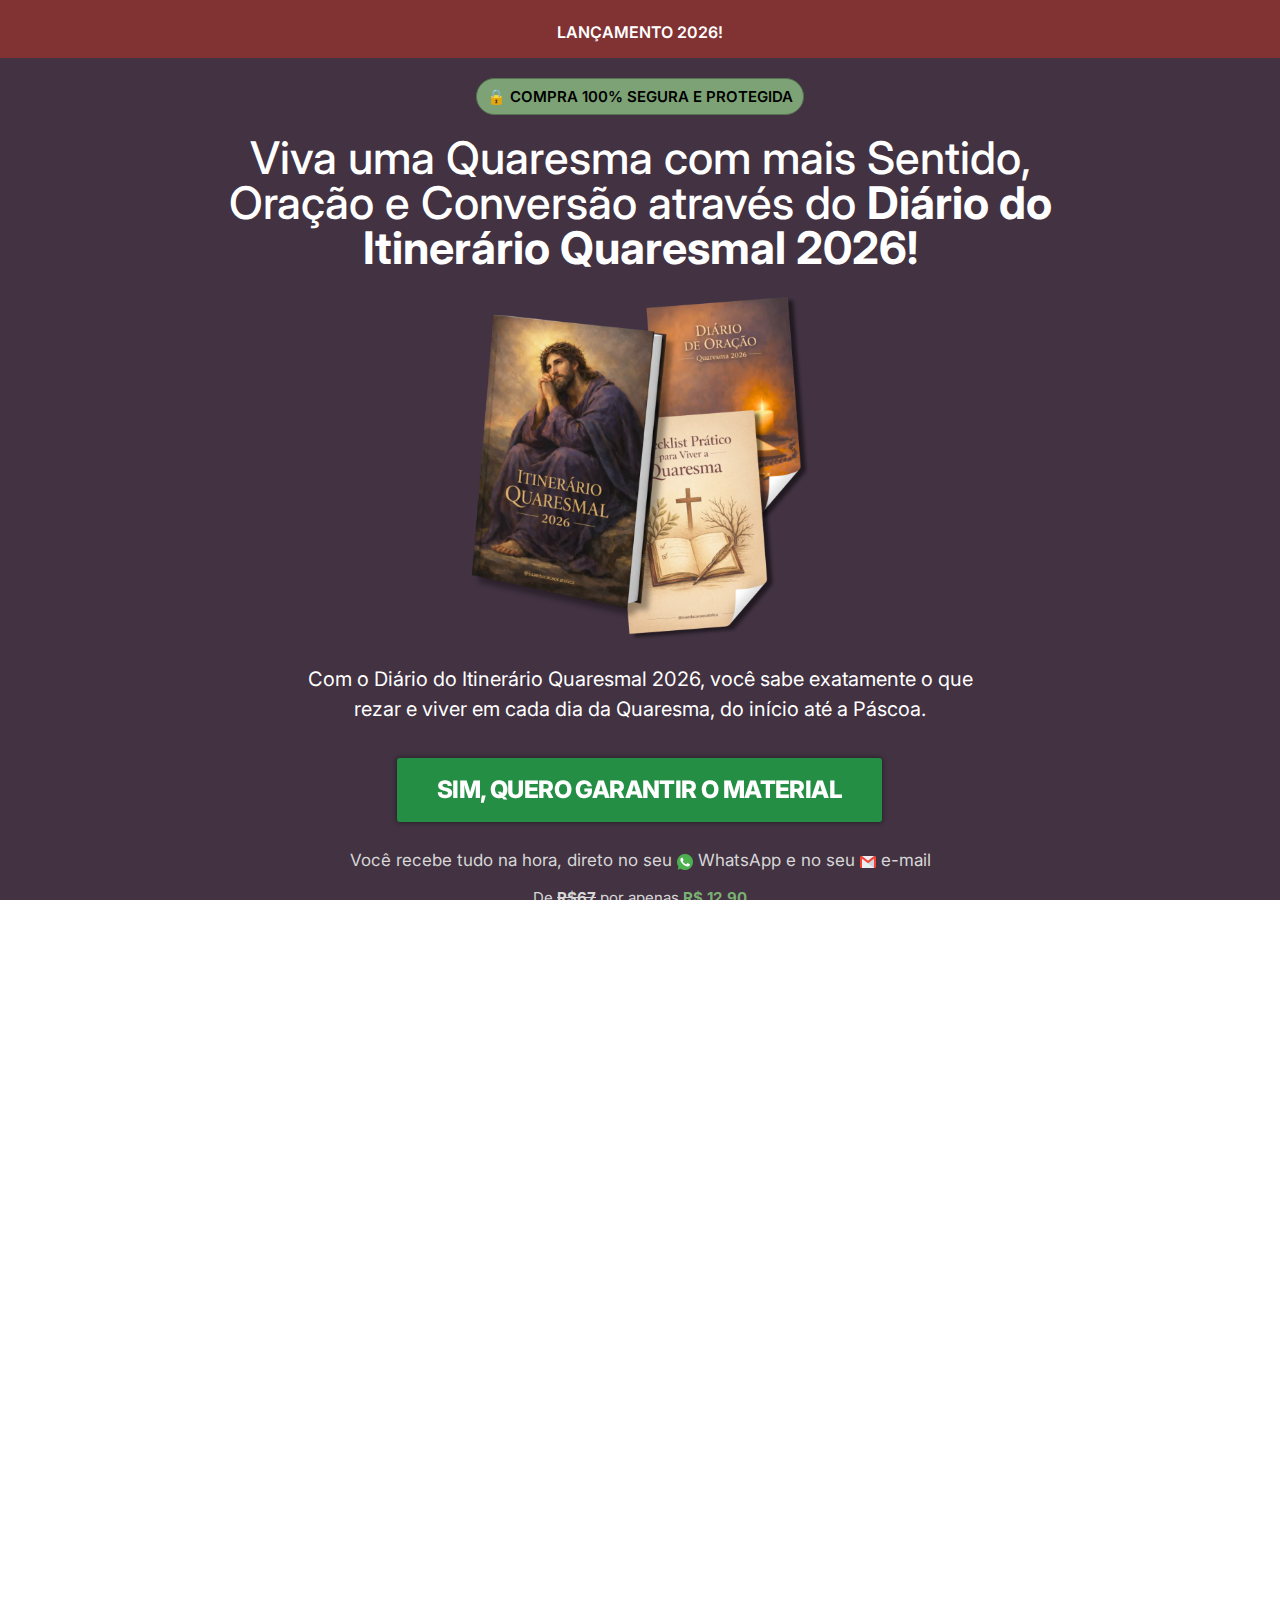
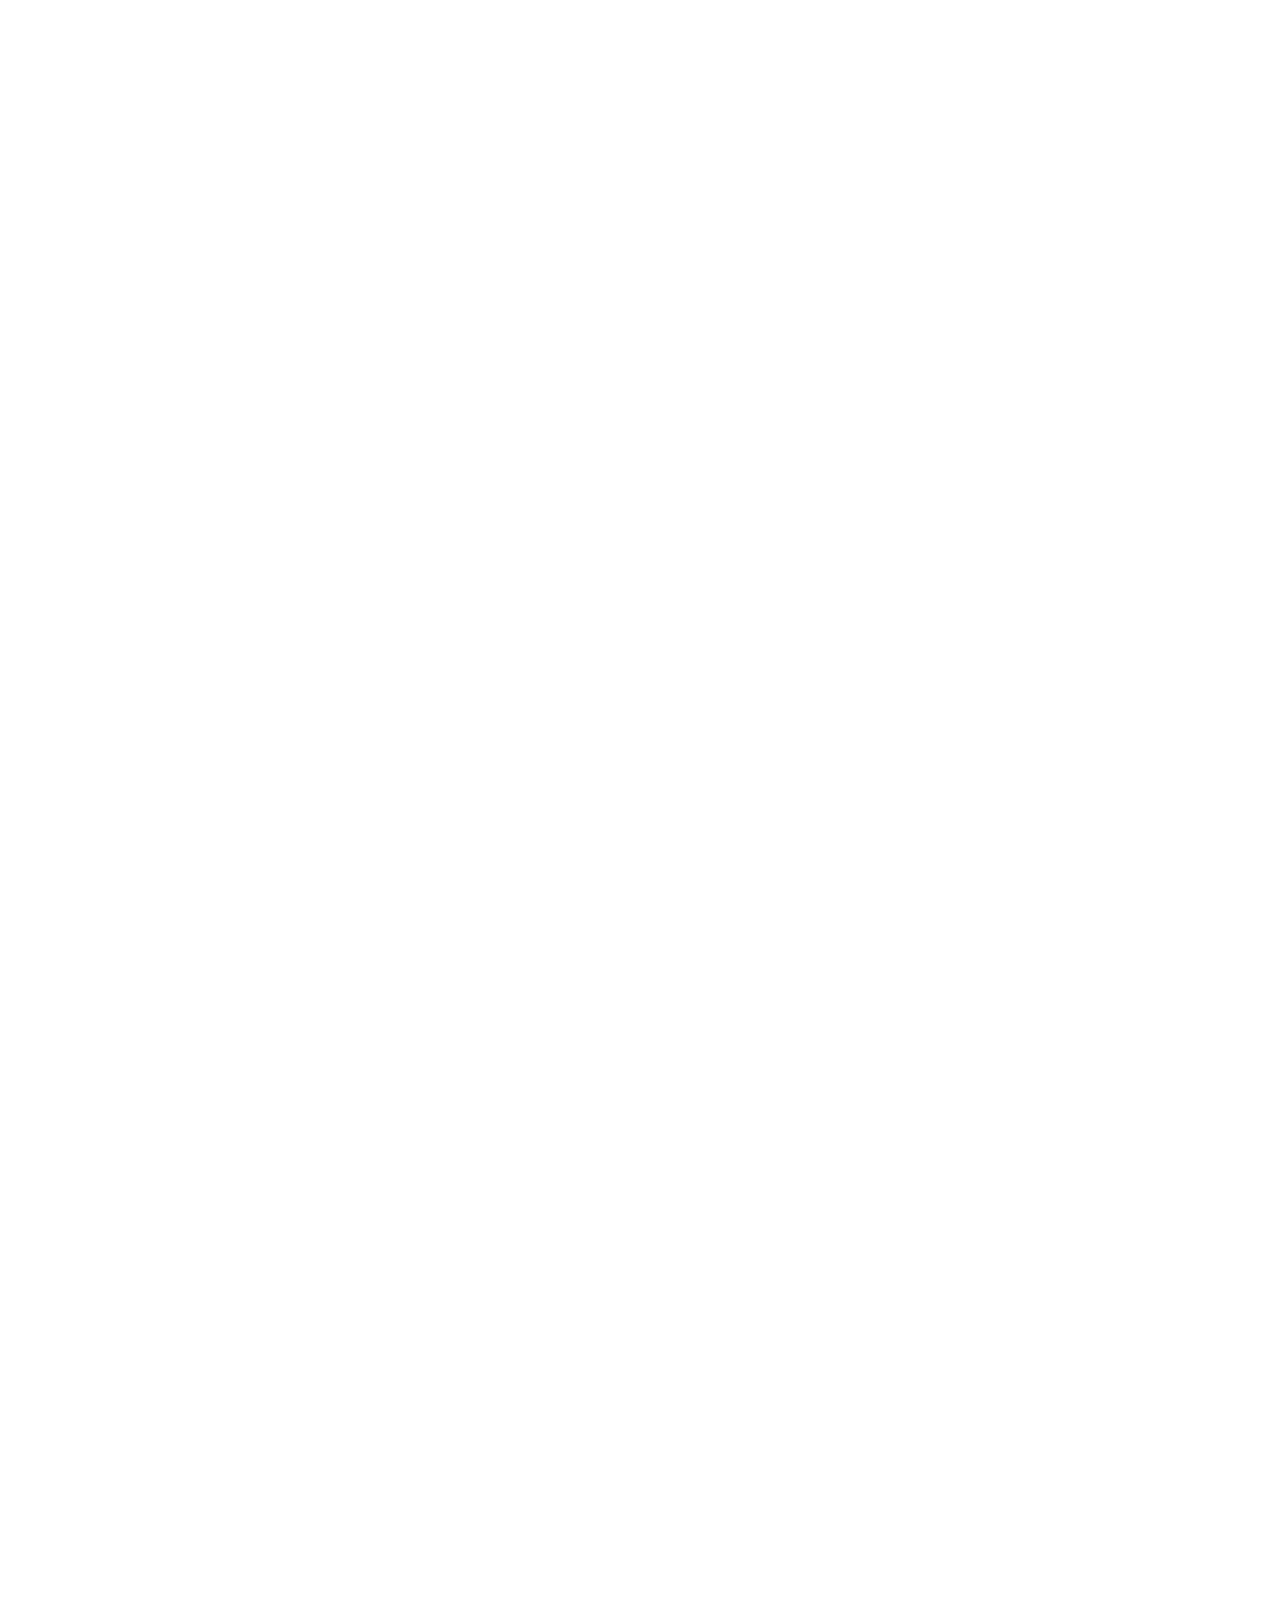
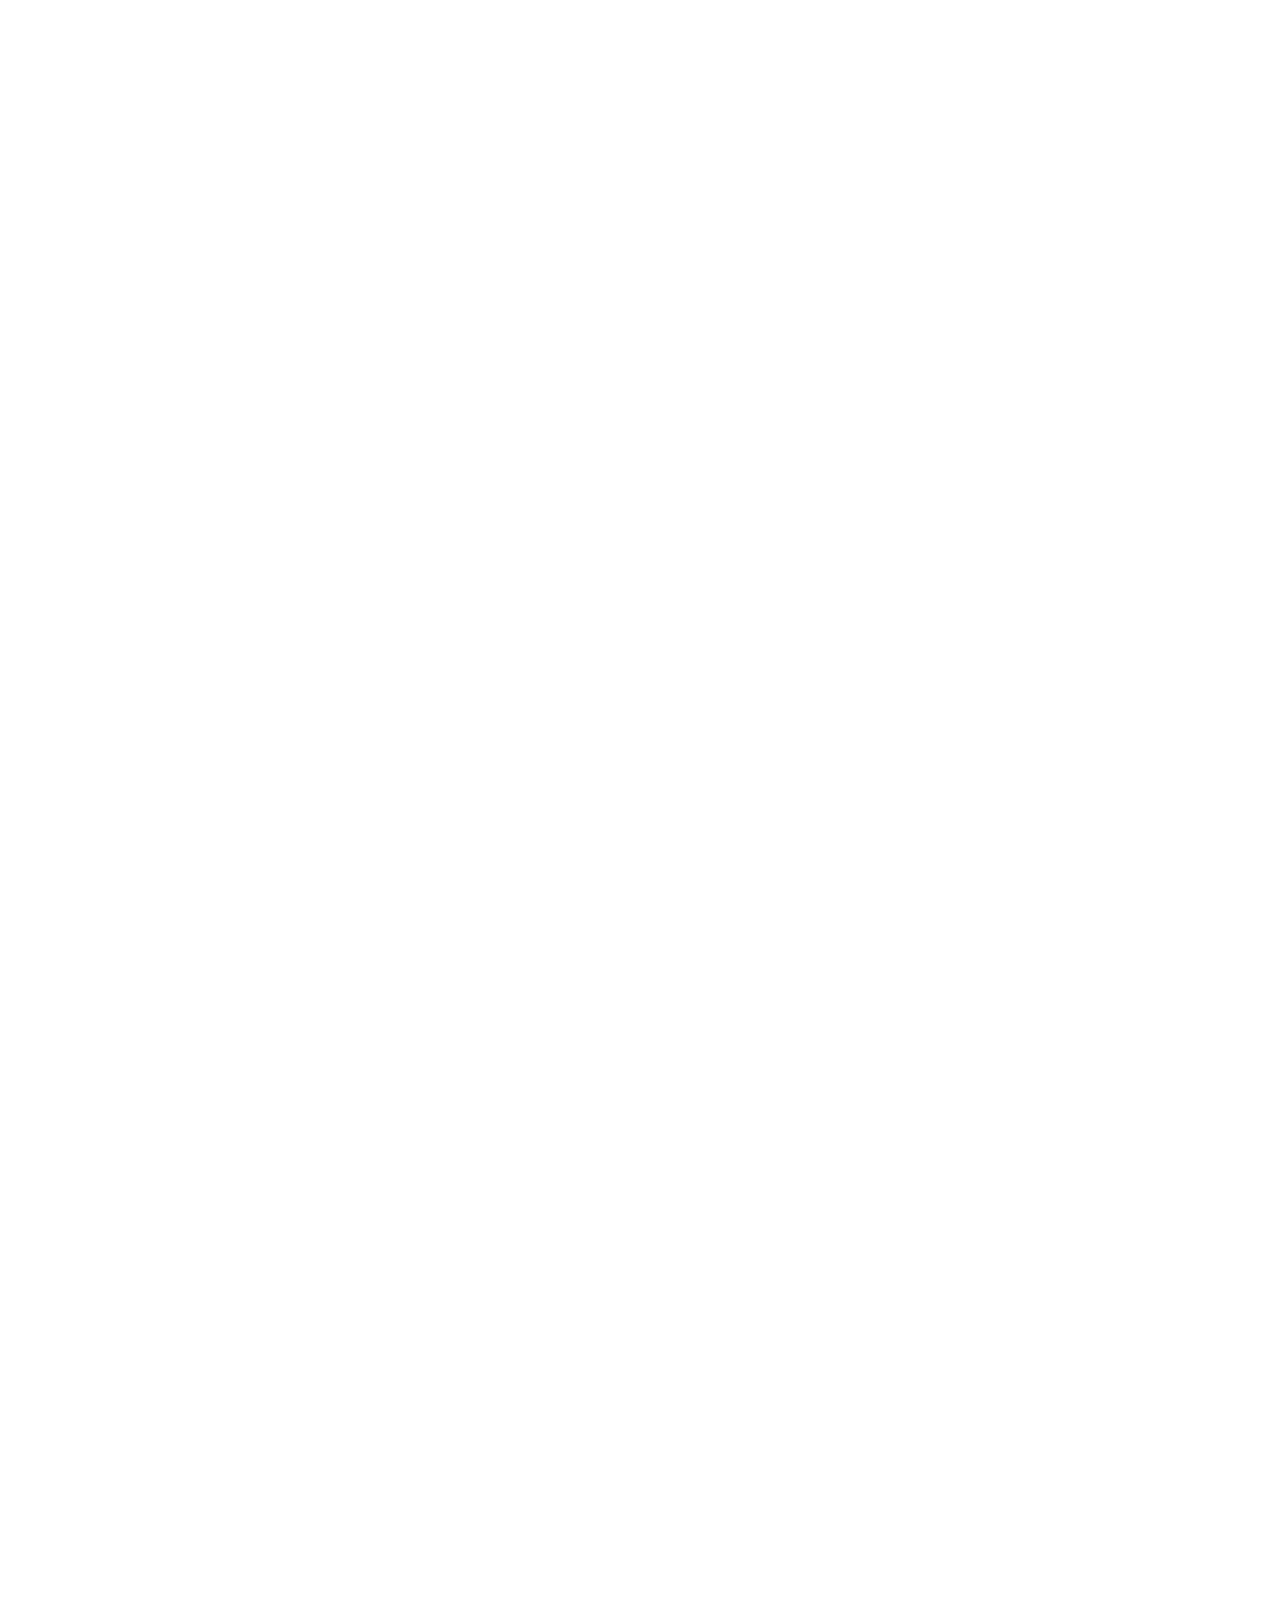
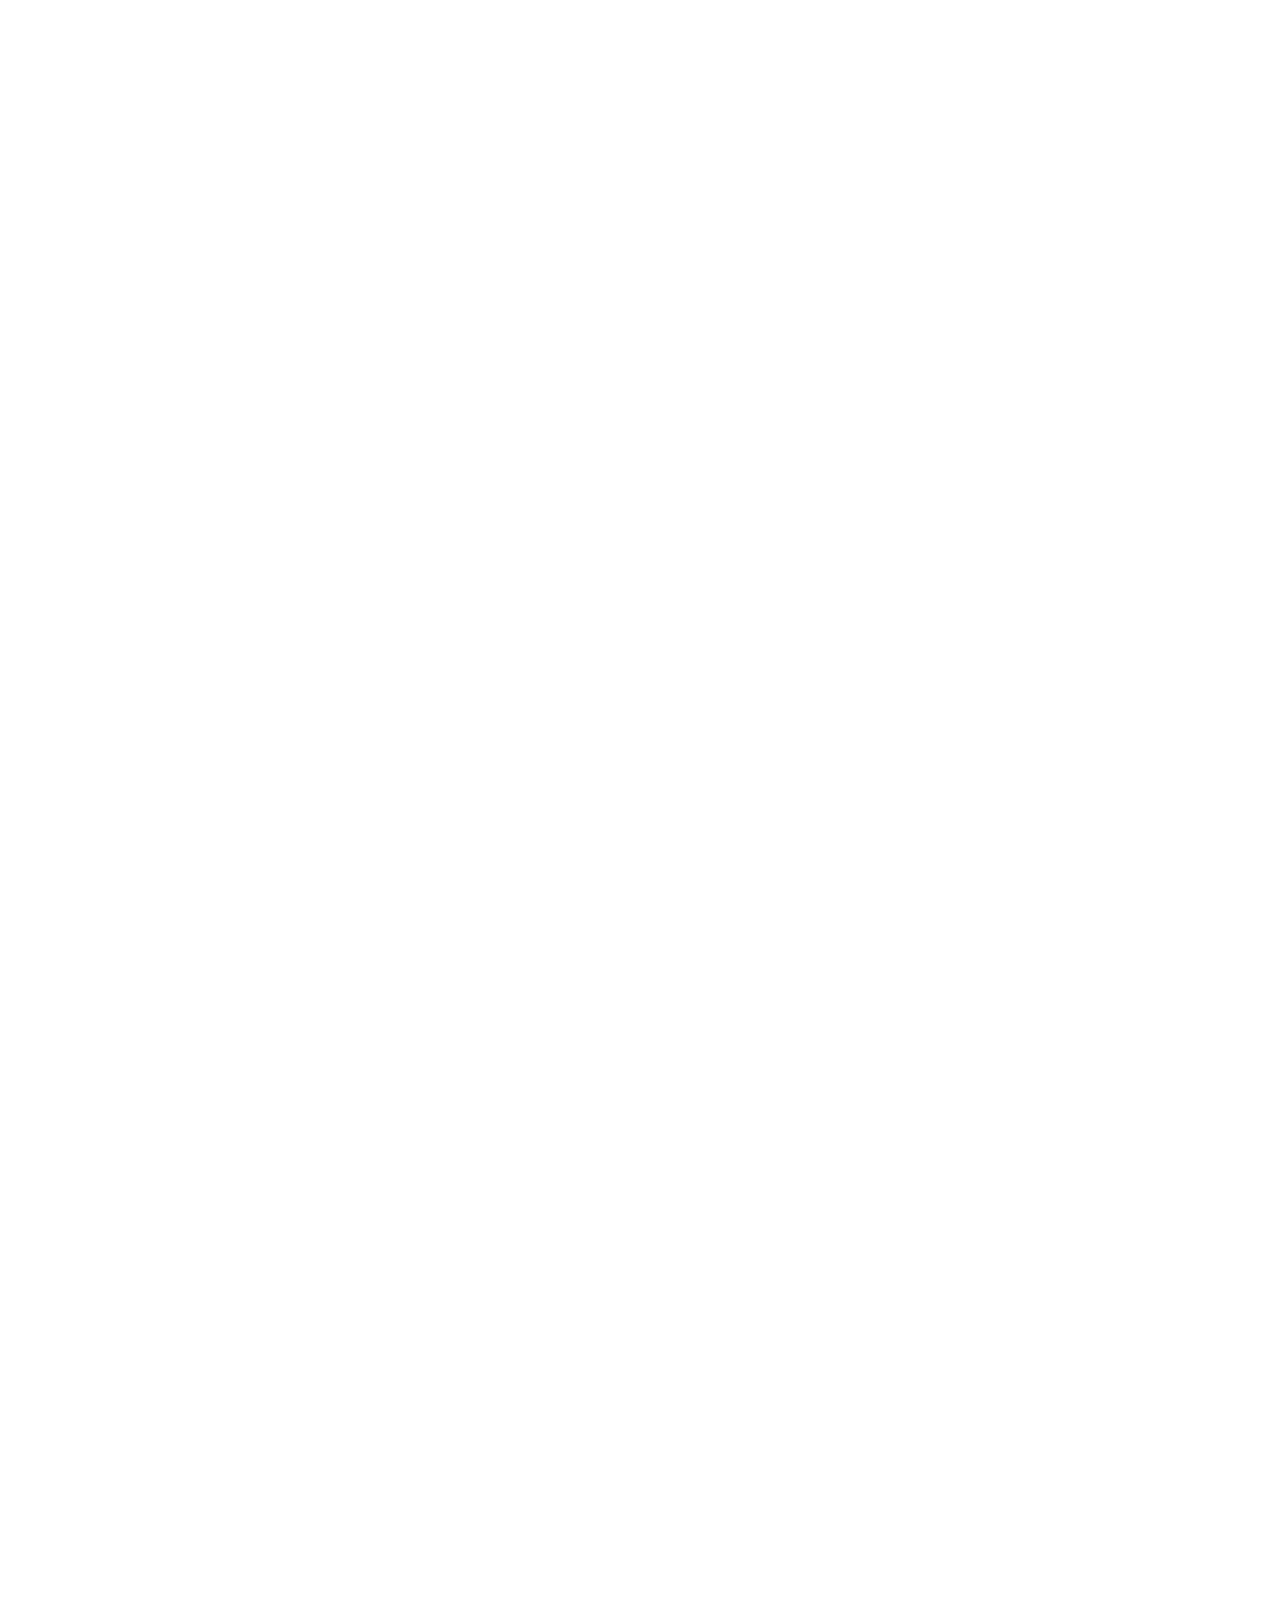
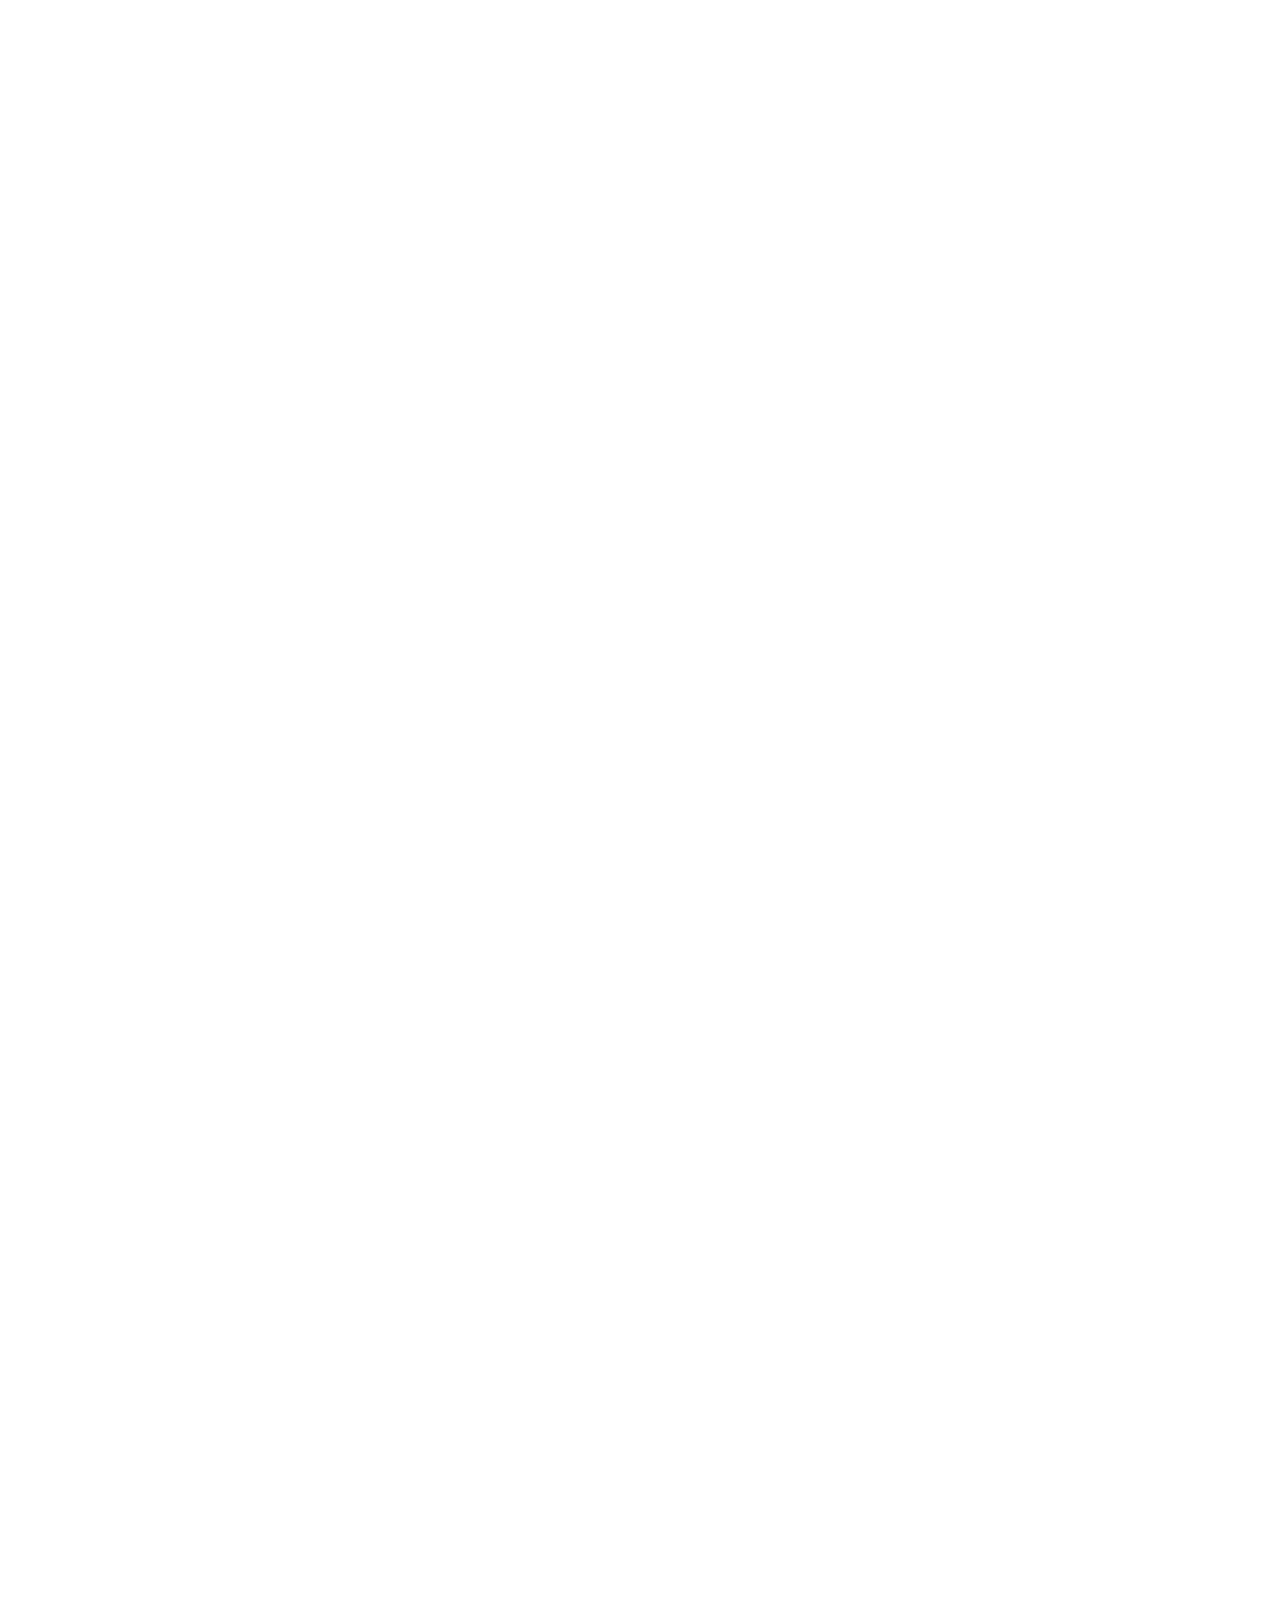
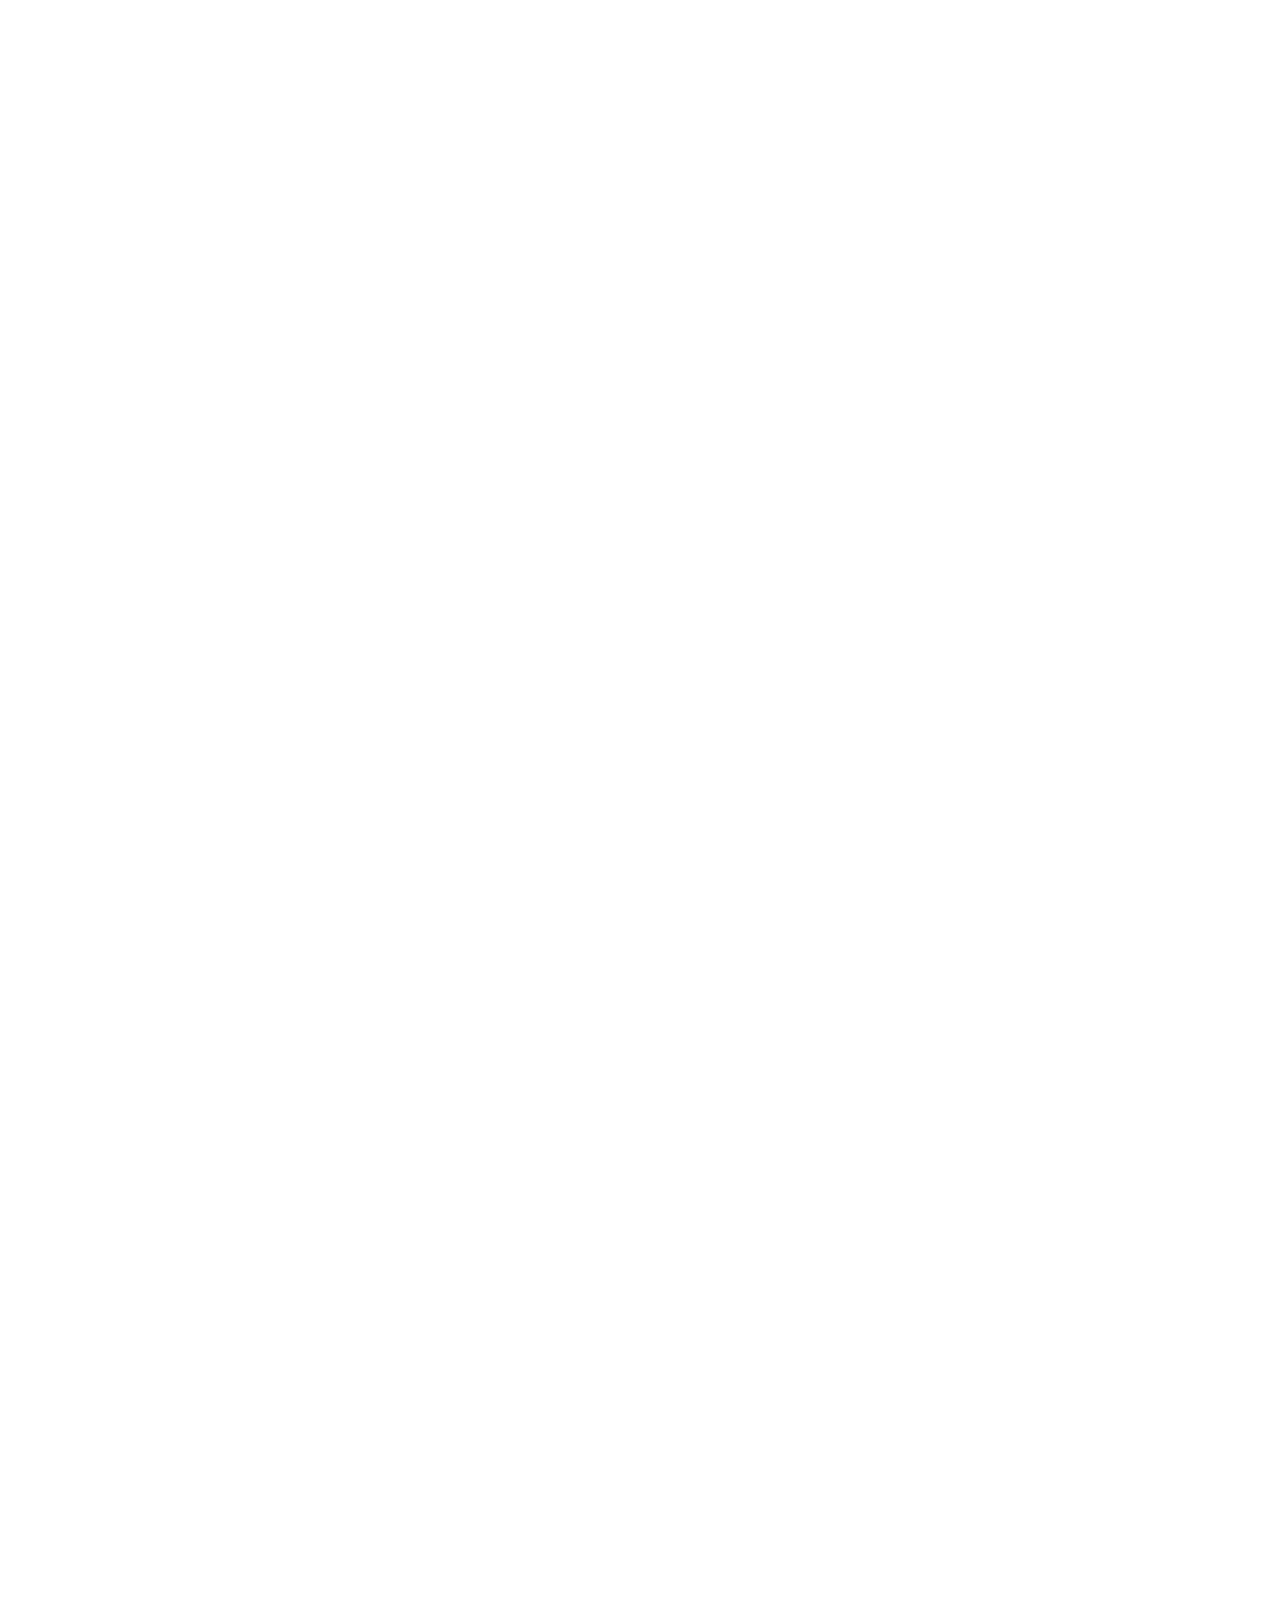
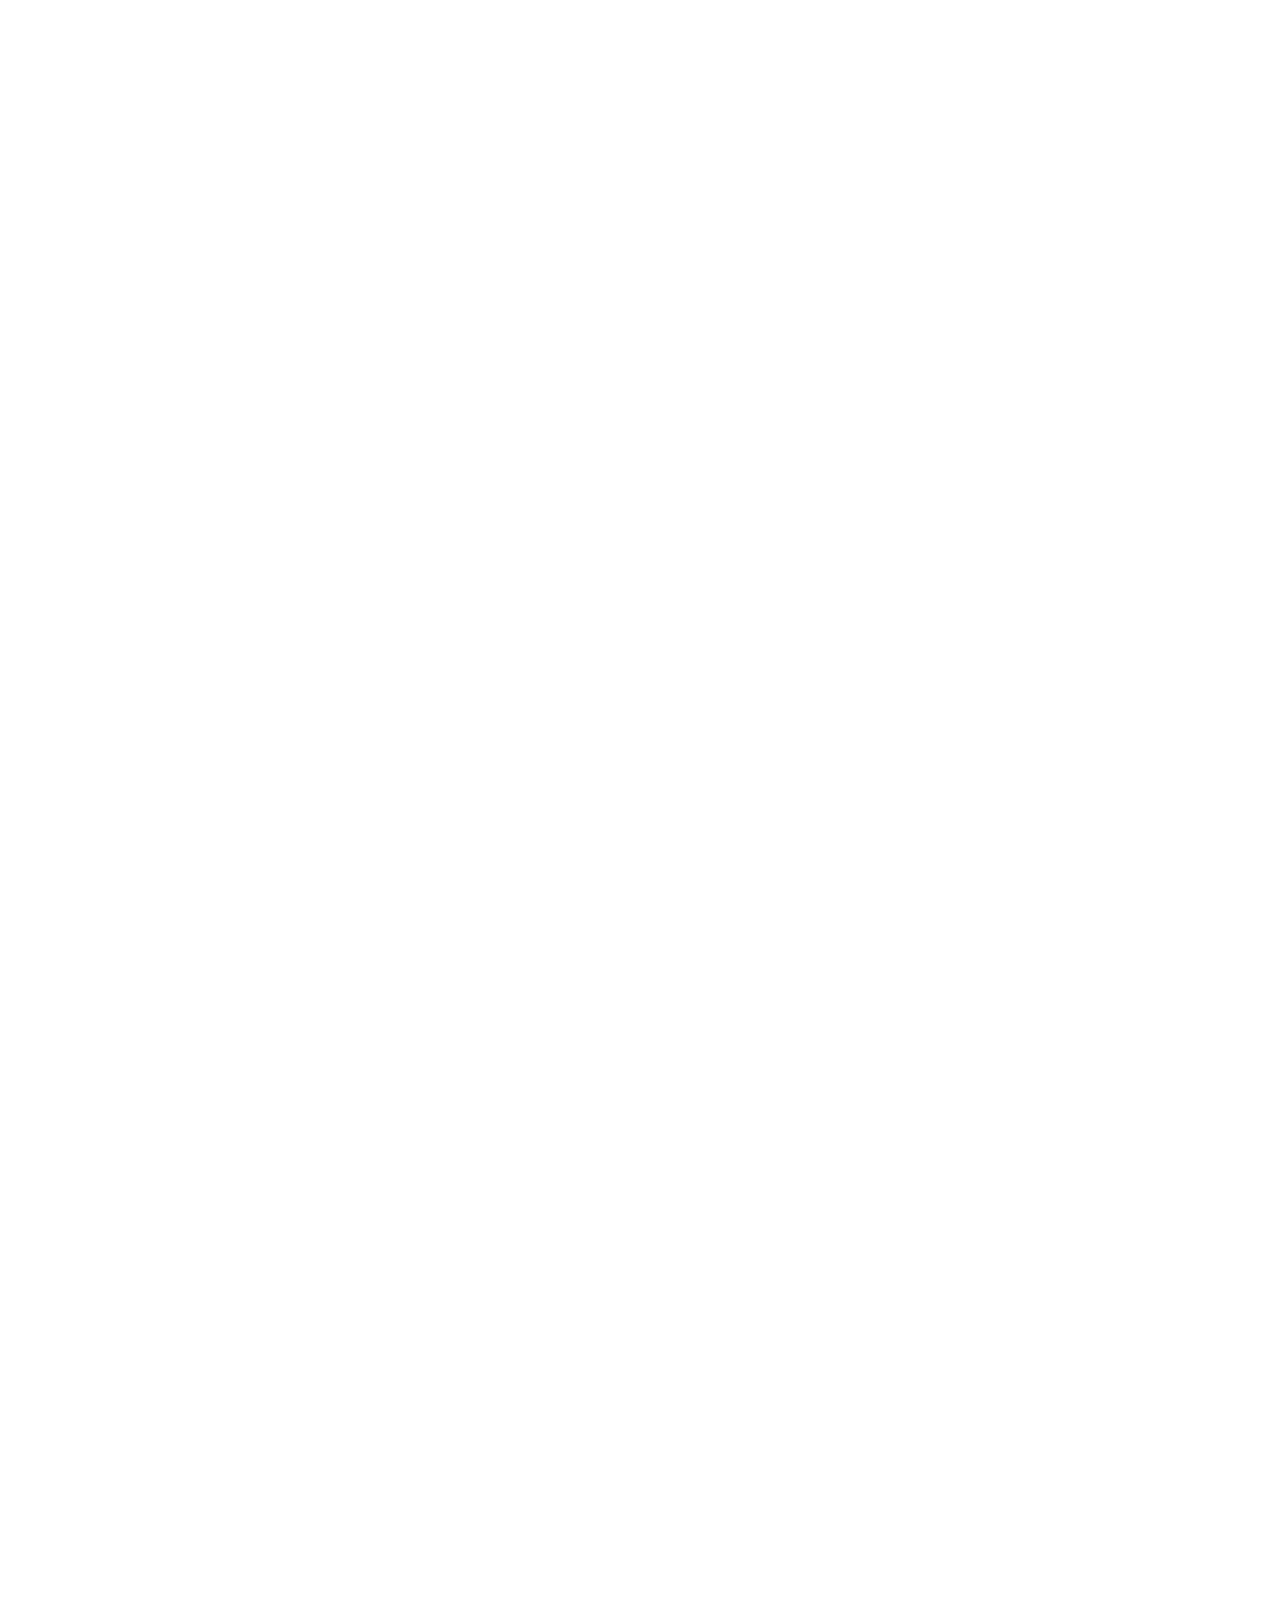
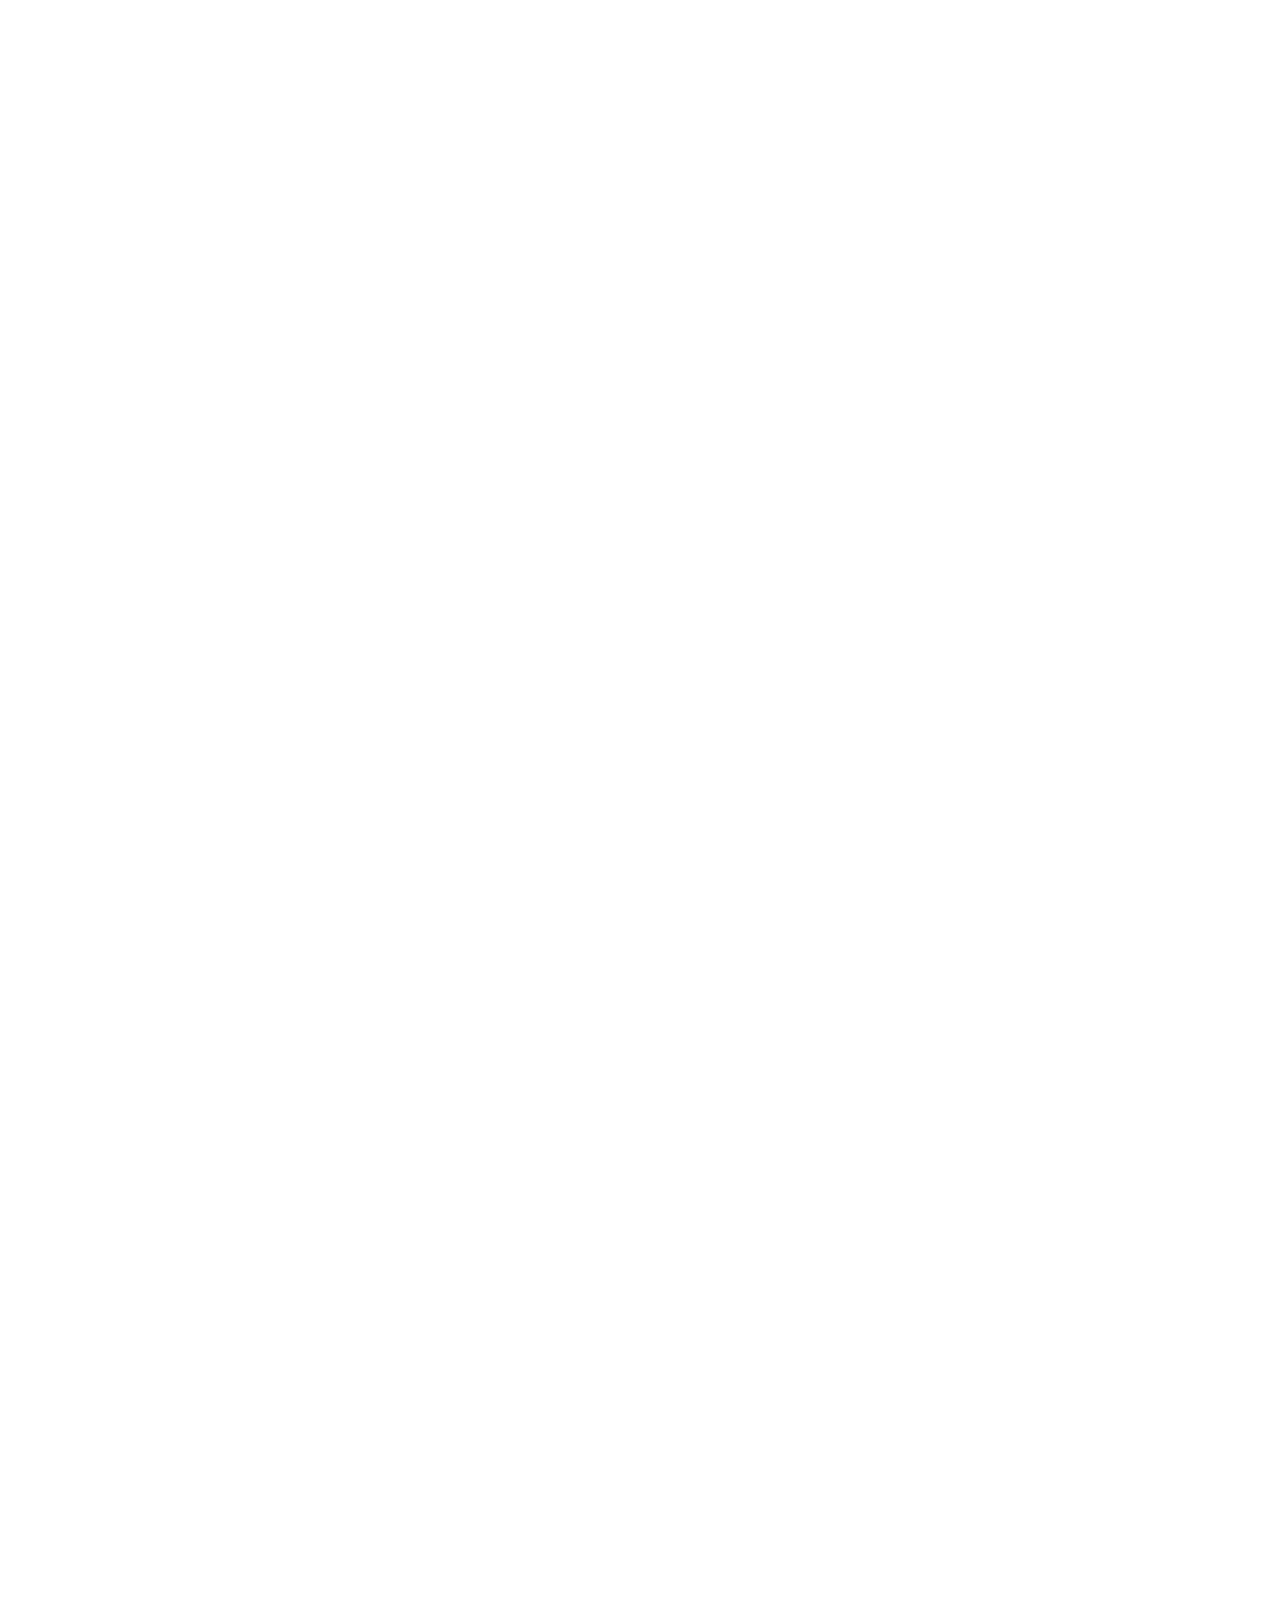
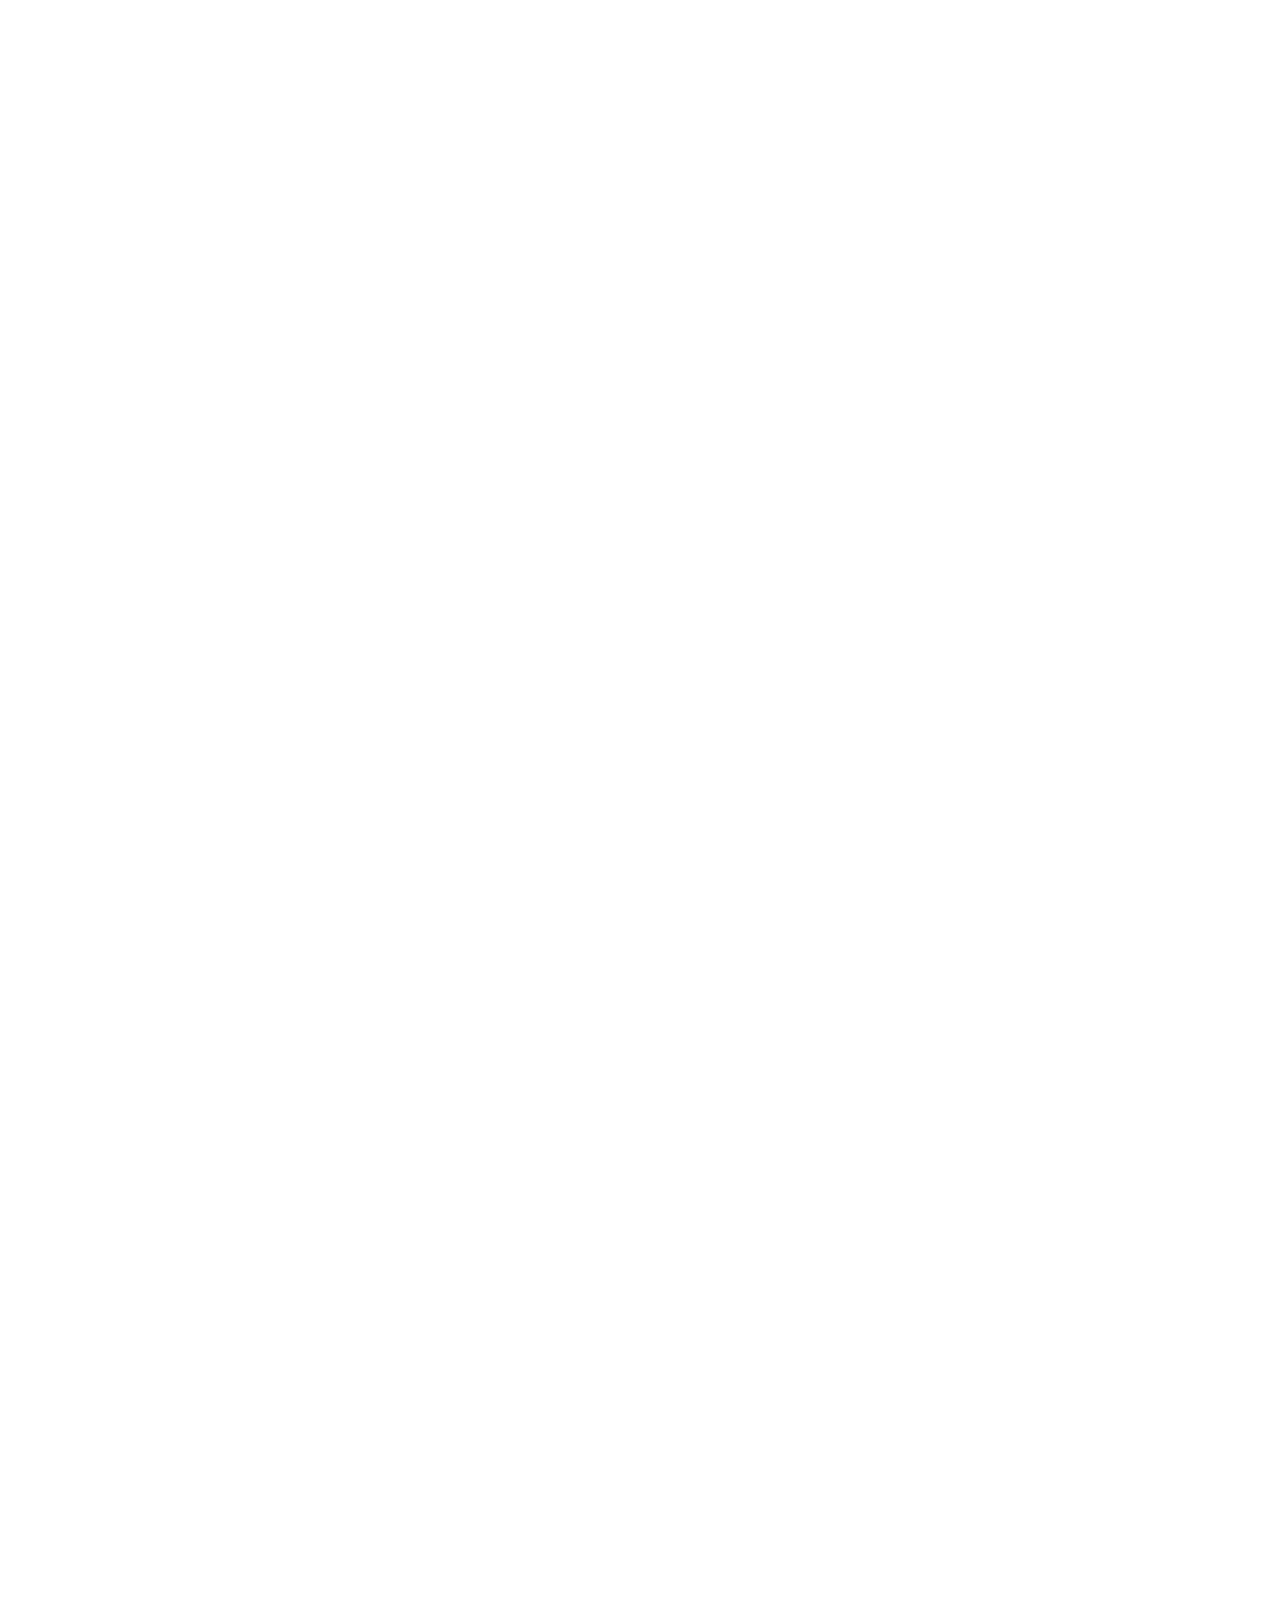
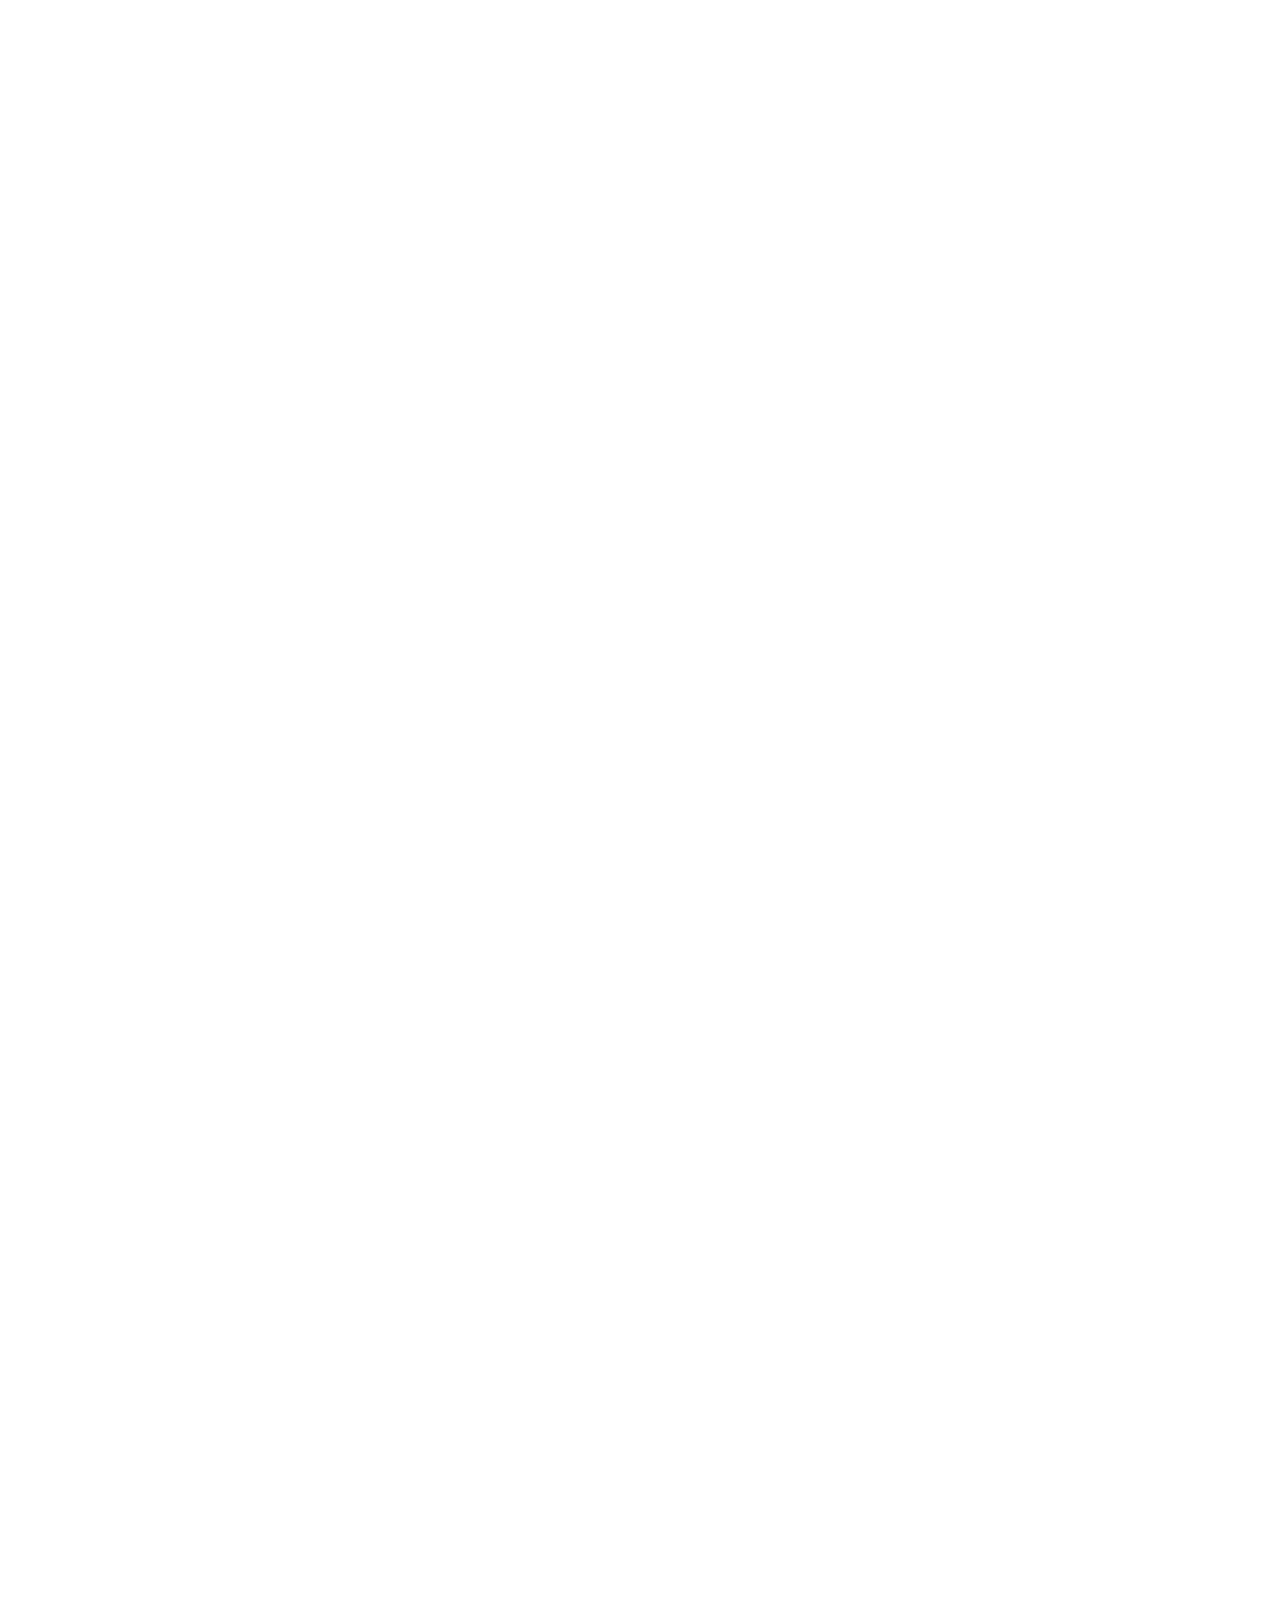
<file: index.html>
<!DOCTYPE html><html lang="pt-BR"><head>
	<meta charset="UTF-8">
		<title>Diário do Itinerário Quaresmal 2026  V1  Editora Católica</title>
<style>
#wpadminbar #wp-admin-bar-wccp_free_top_button .ab-icon:before {
	content: "\f160";
	color: #02CA02;
	top: 3px;
}
#wpadminbar #wp-admin-bar-wccp_free_top_button .ab-icon {
	transform: rotate(45deg);
}
</style>
<meta name="robots" content="max-image-preview:large">
<link rel="alternate" type="application/rss+xml" title="Feed para Editora Católica �" href="https://suaeditoracatolica.site/feed/">
<link rel="alternate" type="application/rss+xml" title="Feed de comentários para Editora Católica �" href="https://suaeditoracatolica.site/comments/feed/">
<link rel="alternate" title="oEmbed (JSON)" type="application/json+oembed" href="https://suaeditoracatolica.site/wp-json/oembed/1.0/embed?url=https%3A%2F%2Fsuaeditoracatolica.site%2Fitinerario-quaresmal-2026%2F">
<link rel="alternate" title="oEmbed (XML)" type="text/xml+oembed" href="https://suaeditoracatolica.site/wp-json/oembed/1.0/embed?url=https%3A%2F%2Fsuaeditoracatolica.site%2Fitinerario-quaresmal-2026%2F&format=xml">
<style id="wp-img-auto-sizes-contain-inline-css">
img:is([sizes=auto i],[sizes^="auto," i]){contain-intrinsic-size:3000px 1500px}
/*# sourceURL=wp-img-auto-sizes-contain-inline-css */
</style>
<style id="wp-emoji-styles-inline-css">

	img.wp-smiley, img.emoji {
		display: inline !important;
		border: none !important;
		box-shadow: none !important;
		height: 1em !important;
		width: 1em !important;
		margin: 0 0.07em !important;
		vertical-align: -0.1em !important;
		background: none !important;
		padding: 0 !important;
	}
/*# sourceURL=wp-emoji-styles-inline-css */
</style>
<style id="presto-player-popup-trigger-style-inline-css">
:where(.wp-block-presto-player-popup-trigger) {
  /* reduce specificity */
  display: grid;
  gap: 1rem;
  cursor: pointer;
}

/* Play icon overlay for popup image trigger variation */
:where(.presto-popup-image-trigger) {
  position: relative;
  cursor: pointer;
}

:where(.presto-popup-image-trigger)::before {
  content: "";
  position: absolute;
  top: 50%;
  left: 50%;
  transform: translate(-50%, -50%);
  width: 48px;
  height: 48px;
  background-image: url("images/play-button.svg");
  background-size: contain;
  background-repeat: no-repeat;
  background-position: center;
  z-index: 10;
  pointer-events: none;
}

:where(.presto-popup-image-trigger img) {
  display: block;
  width: 100%;
  height: auto;
  filter: brightness(0.5);
}
/*# sourceURL=https://suaeditoracatolica.site/wp-content/plugins/presto-player/src/admin/blocks/blocks/popup-trigger/style.css */
</style>
<style id="presto-player-popup-media-style-inline-css">
.wp-block-presto-player-popup.is-selected .wp-block-presto-player-popup-media {
  display: initial;
}

.wp-block-presto-player-popup.has-child-selected .wp-block-presto-player-popup-media {
  display: initial;
}

.presto-popup__overlay {
  position: fixed;
  top: 0;
  left: 0;
  z-index: 100000;
  overflow: hidden;
  width: 100%;
  height: 100vh;
  box-sizing: border-box;
  padding: 0 5%;
  visibility: hidden;
  opacity: 0;
  display: flex;
  align-items: center;
  justify-content: center;
  transition:
    opacity 0.2s ease,
    visibility 0.2s ease;

  --presto-popup-media-width: 1280px;
  --presto-popup-background-color: rgba(0, 0, 0, 0.917);
}

.presto-popup--active {
  visibility: visible;
  opacity: 1;
}

.presto-popup--active .presto-popup__content {
  transform: scale(1);
}

.presto-popup__content {
  position: relative;
  z-index: 9999999999;
  width: 100%;
  max-width: var(--presto-popup-media-width);
  transform: scale(0.9);
  transition: transform 0.2s ease;
}

.presto-popup__close-button {
  position: absolute;
  top: calc(env(safe-area-inset-top) + 16px);
  right: calc(env(safe-area-inset-right) + 16px);
  padding: 0;
  cursor: pointer;
  z-index: 5000000;
  min-width: 24px;
  min-height: 24px;
  width: 24px;
  height: 24px;
  display: flex;
  align-items: center;
  justify-content: center;
  border: none;
  background: none;
  box-shadow: none;
  transition: opacity 0.2s ease;
}

.presto-popup__close-button:hover,
.presto-popup__close-button:focus {
  opacity: 0.8;
  background: none;
  border: none;
}

.presto-popup__close-button:not(:hover):not(:active):not(.has-background) {
  background: none;
  border: none;
}

.presto-popup__close-button svg {
  width: 24px;
  height: 24px;
  fill: white;
}

.presto-popup__scrim {
  width: 100%;
  height: 100%;
  position: absolute;
  z-index: 2000000;
  background-color: var(--presto-popup-background-color, rgb(255, 255, 255));
}

.presto-popup__speak {
  position: absolute;
  width: 1px;
  height: 1px;
  padding: 0;
  margin: -1px;
  overflow: hidden;
  clip: rect(0, 0, 0, 0);
  white-space: nowrap;
  border: 0;
}
/*# sourceURL=https://suaeditoracatolica.site/wp-content/plugins/presto-player/src/admin/blocks/blocks/popup-media/style.css */
</style>
<style id="global-styles-inline-css">
:root{--wp--preset--aspect-ratio--square: 1;--wp--preset--aspect-ratio--4-3: 4/3;--wp--preset--aspect-ratio--3-4: 3/4;--wp--preset--aspect-ratio--3-2: 3/2;--wp--preset--aspect-ratio--2-3: 2/3;--wp--preset--aspect-ratio--16-9: 16/9;--wp--preset--aspect-ratio--9-16: 9/16;--wp--preset--color--black: #000000;--wp--preset--color--cyan-bluish-gray: #abb8c3;--wp--preset--color--white: #ffffff;--wp--preset--color--pale-pink: #f78da7;--wp--preset--color--vivid-red: #cf2e2e;--wp--preset--color--luminous-vivid-orange: #ff6900;--wp--preset--color--luminous-vivid-amber: #fcb900;--wp--preset--color--light-green-cyan: #7bdcb5;--wp--preset--color--vivid-green-cyan: #00d084;--wp--preset--color--pale-cyan-blue: #8ed1fc;--wp--preset--color--vivid-cyan-blue: #0693e3;--wp--preset--color--vivid-purple: #9b51e0;--wp--preset--gradient--vivid-cyan-blue-to-vivid-purple: linear-gradient(135deg,rgb(6,147,227) 0%,rgb(155,81,224) 100%);--wp--preset--gradient--light-green-cyan-to-vivid-green-cyan: linear-gradient(135deg,rgb(122,220,180) 0%,rgb(0,208,130) 100%);--wp--preset--gradient--luminous-vivid-amber-to-luminous-vivid-orange: linear-gradient(135deg,rgb(252,185,0) 0%,rgb(255,105,0) 100%);--wp--preset--gradient--luminous-vivid-orange-to-vivid-red: linear-gradient(135deg,rgb(255,105,0) 0%,rgb(207,46,46) 100%);--wp--preset--gradient--very-light-gray-to-cyan-bluish-gray: linear-gradient(135deg,rgb(238,238,238) 0%,rgb(169,184,195) 100%);--wp--preset--gradient--cool-to-warm-spectrum: linear-gradient(135deg,rgb(74,234,220) 0%,rgb(151,120,209) 20%,rgb(207,42,186) 40%,rgb(238,44,130) 60%,rgb(251,105,98) 80%,rgb(254,248,76) 100%);--wp--preset--gradient--blush-light-purple: linear-gradient(135deg,rgb(255,206,236) 0%,rgb(152,150,240) 100%);--wp--preset--gradient--blush-bordeaux: linear-gradient(135deg,rgb(254,205,165) 0%,rgb(254,45,45) 50%,rgb(107,0,62) 100%);--wp--preset--gradient--luminous-dusk: linear-gradient(135deg,rgb(255,203,112) 0%,rgb(199,81,192) 50%,rgb(65,88,208) 100%);--wp--preset--gradient--pale-ocean: linear-gradient(135deg,rgb(255,245,203) 0%,rgb(182,227,212) 50%,rgb(51,167,181) 100%);--wp--preset--gradient--electric-grass: linear-gradient(135deg,rgb(202,248,128) 0%,rgb(113,206,126) 100%);--wp--preset--gradient--midnight: linear-gradient(135deg,rgb(2,3,129) 0%,rgb(40,116,252) 100%);--wp--preset--font-size--small: 13px;--wp--preset--font-size--medium: 20px;--wp--preset--font-size--large: 36px;--wp--preset--font-size--x-large: 42px;--wp--preset--spacing--20: 0.44rem;--wp--preset--spacing--30: 0.67rem;--wp--preset--spacing--40: 1rem;--wp--preset--spacing--50: 1.5rem;--wp--preset--spacing--60: 2.25rem;--wp--preset--spacing--70: 3.38rem;--wp--preset--spacing--80: 5.06rem;--wp--preset--shadow--natural: 6px 6px 9px rgba(0, 0, 0, 0.2);--wp--preset--shadow--deep: 12px 12px 50px rgba(0, 0, 0, 0.4);--wp--preset--shadow--sharp: 6px 6px 0px rgba(0, 0, 0, 0.2);--wp--preset--shadow--outlined: 6px 6px 0px -3px rgb(255, 255, 255), 6px 6px rgb(0, 0, 0);--wp--preset--shadow--crisp: 6px 6px 0px rgb(0, 0, 0);}:root { --wp--style--global--content-size: 800px;--wp--style--global--wide-size: 1200px; }:where(body) { margin: 0; }.wp-site-blocks > .alignleft { float: left; margin-right: 2em; }.wp-site-blocks > .alignright { float: right; margin-left: 2em; }.wp-site-blocks > .aligncenter { justify-content: center; margin-left: auto; margin-right: auto; }:where(.wp-site-blocks) > * { margin-block-start: 24px; margin-block-end: 0; }:where(.wp-site-blocks) > :first-child { margin-block-start: 0; }:where(.wp-site-blocks) > :last-child { margin-block-end: 0; }:root { --wp--style--block-gap: 24px; }:root :where(.is-layout-flow) > :first-child{margin-block-start: 0;}:root :where(.is-layout-flow) > :last-child{margin-block-end: 0;}:root :where(.is-layout-flow) > *{margin-block-start: 24px;margin-block-end: 0;}:root :where(.is-layout-constrained) > :first-child{margin-block-start: 0;}:root :where(.is-layout-constrained) > :last-child{margin-block-end: 0;}:root :where(.is-layout-constrained) > *{margin-block-start: 24px;margin-block-end: 0;}:root :where(.is-layout-flex){gap: 24px;}:root :where(.is-layout-grid){gap: 24px;}.is-layout-flow > .alignleft{float: left;margin-inline-start: 0;margin-inline-end: 2em;}.is-layout-flow > .alignright{float: right;margin-inline-start: 2em;margin-inline-end: 0;}.is-layout-flow > .aligncenter{margin-left: auto !important;margin-right: auto !important;}.is-layout-constrained > .alignleft{float: left;margin-inline-start: 0;margin-inline-end: 2em;}.is-layout-constrained > .alignright{float: right;margin-inline-start: 2em;margin-inline-end: 0;}.is-layout-constrained > .aligncenter{margin-left: auto !important;margin-right: auto !important;}.is-layout-constrained > :where(:not(.alignleft):not(.alignright):not(.alignfull)){max-width: var(--wp--style--global--content-size);margin-left: auto !important;margin-right: auto !important;}.is-layout-constrained > .alignwide{max-width: var(--wp--style--global--wide-size);}body .is-layout-flex{display: flex;}.is-layout-flex{flex-wrap: wrap;align-items: center;}.is-layout-flex > :is(*, div){margin: 0;}body .is-layout-grid{display: grid;}.is-layout-grid > :is(*, div){margin: 0;}body{padding-top: 0px;padding-right: 0px;padding-bottom: 0px;padding-left: 0px;}a:where(:not(.wp-element-button)){text-decoration: underline;}:root :where(.wp-element-button, .wp-block-button__link){background-color: #32373c;border-width: 0;color: #fff;font-family: inherit;font-size: inherit;font-style: inherit;font-weight: inherit;letter-spacing: inherit;line-height: inherit;padding-top: calc(0.667em + 2px);padding-right: calc(1.333em + 2px);padding-bottom: calc(0.667em + 2px);padding-left: calc(1.333em + 2px);text-decoration: none;text-transform: inherit;}.has-black-color{color: var(--wp--preset--color--black) !important;}.has-cyan-bluish-gray-color{color: var(--wp--preset--color--cyan-bluish-gray) !important;}.has-white-color{color: var(--wp--preset--color--white) !important;}.has-pale-pink-color{color: var(--wp--preset--color--pale-pink) !important;}.has-vivid-red-color{color: var(--wp--preset--color--vivid-red) !important;}.has-luminous-vivid-orange-color{color: var(--wp--preset--color--luminous-vivid-orange) !important;}.has-luminous-vivid-amber-color{color: var(--wp--preset--color--luminous-vivid-amber) !important;}.has-light-green-cyan-color{color: var(--wp--preset--color--light-green-cyan) !important;}.has-vivid-green-cyan-color{color: var(--wp--preset--color--vivid-green-cyan) !important;}.has-pale-cyan-blue-color{color: var(--wp--preset--color--pale-cyan-blue) !important;}.has-vivid-cyan-blue-color{color: var(--wp--preset--color--vivid-cyan-blue) !important;}.has-vivid-purple-color{color: var(--wp--preset--color--vivid-purple) !important;}.has-black-background-color{background-color: var(--wp--preset--color--black) !important;}.has-cyan-bluish-gray-background-color{background-color: var(--wp--preset--color--cyan-bluish-gray) !important;}.has-white-background-color{background-color: var(--wp--preset--color--white) !important;}.has-pale-pink-background-color{background-color: var(--wp--preset--color--pale-pink) !important;}.has-vivid-red-background-color{background-color: var(--wp--preset--color--vivid-red) !important;}.has-luminous-vivid-orange-background-color{background-color: var(--wp--preset--color--luminous-vivid-orange) !important;}.has-luminous-vivid-amber-background-color{background-color: var(--wp--preset--color--luminous-vivid-amber) !important;}.has-light-green-cyan-background-color{background-color: var(--wp--preset--color--light-green-cyan) !important;}.has-vivid-green-cyan-background-color{background-color: var(--wp--preset--color--vivid-green-cyan) !important;}.has-pale-cyan-blue-background-color{background-color: var(--wp--preset--color--pale-cyan-blue) !important;}.has-vivid-cyan-blue-background-color{background-color: var(--wp--preset--color--vivid-cyan-blue) !important;}.has-vivid-purple-background-color{background-color: var(--wp--preset--color--vivid-purple) !important;}.has-black-border-color{border-color: var(--wp--preset--color--black) !important;}.has-cyan-bluish-gray-border-color{border-color: var(--wp--preset--color--cyan-bluish-gray) !important;}.has-white-border-color{border-color: var(--wp--preset--color--white) !important;}.has-pale-pink-border-color{border-color: var(--wp--preset--color--pale-pink) !important;}.has-vivid-red-border-color{border-color: var(--wp--preset--color--vivid-red) !important;}.has-luminous-vivid-orange-border-color{border-color: var(--wp--preset--color--luminous-vivid-orange) !important;}.has-luminous-vivid-amber-border-color{border-color: var(--wp--preset--color--luminous-vivid-amber) !important;}.has-light-green-cyan-border-color{border-color: var(--wp--preset--color--light-green-cyan) !important;}.has-vivid-green-cyan-border-color{border-color: var(--wp--preset--color--vivid-green-cyan) !important;}.has-pale-cyan-blue-border-color{border-color: var(--wp--preset--color--pale-cyan-blue) !important;}.has-vivid-cyan-blue-border-color{border-color: var(--wp--preset--color--vivid-cyan-blue) !important;}.has-vivid-purple-border-color{border-color: var(--wp--preset--color--vivid-purple) !important;}.has-vivid-cyan-blue-to-vivid-purple-gradient-background{background: var(--wp--preset--gradient--vivid-cyan-blue-to-vivid-purple) !important;}.has-light-green-cyan-to-vivid-green-cyan-gradient-background{background: var(--wp--preset--gradient--light-green-cyan-to-vivid-green-cyan) !important;}.has-luminous-vivid-amber-to-luminous-vivid-orange-gradient-background{background: var(--wp--preset--gradient--luminous-vivid-amber-to-luminous-vivid-orange) !important;}.has-luminous-vivid-orange-to-vivid-red-gradient-background{background: var(--wp--preset--gradient--luminous-vivid-orange-to-vivid-red) !important;}.has-very-light-gray-to-cyan-bluish-gray-gradient-background{background: var(--wp--preset--gradient--very-light-gray-to-cyan-bluish-gray) !important;}.has-cool-to-warm-spectrum-gradient-background{background: var(--wp--preset--gradient--cool-to-warm-spectrum) !important;}.has-blush-light-purple-gradient-background{background: var(--wp--preset--gradient--blush-light-purple) !important;}.has-blush-bordeaux-gradient-background{background: var(--wp--preset--gradient--blush-bordeaux) !important;}.has-luminous-dusk-gradient-background{background: var(--wp--preset--gradient--luminous-dusk) !important;}.has-pale-ocean-gradient-background{background: var(--wp--preset--gradient--pale-ocean) !important;}.has-electric-grass-gradient-background{background: var(--wp--preset--gradient--electric-grass) !important;}.has-midnight-gradient-background{background: var(--wp--preset--gradient--midnight) !important;}.has-small-font-size{font-size: var(--wp--preset--font-size--small) !important;}.has-medium-font-size{font-size: var(--wp--preset--font-size--medium) !important;}.has-large-font-size{font-size: var(--wp--preset--font-size--large) !important;}.has-x-large-font-size{font-size: var(--wp--preset--font-size--x-large) !important;}
:root :where(.wp-block-pullquote){font-size: 1.5em;line-height: 1.6;}
/*# sourceURL=global-styles-inline-css */
</style>
<link rel="stylesheet" id="hello-elementor-css" href="css/reset.css" media="all">
<link rel="stylesheet" id="hello-elementor-theme-style-css" href="css/theme.css" media="all">
<link rel="stylesheet" id="hello-elementor-header-footer-css" href="css/header-footer.css" media="all">
<link rel="stylesheet" id="elementor-frontend-css" href="css/frontend.min.css" media="all">
<link rel="stylesheet" id="elementor-post-39-css" href="css/post-39.css" media="all">
<link rel="stylesheet" id="dflip-style-css" href="css/dflip.min.css" media="all">
<link rel="stylesheet" id="font-awesome-5-all-css" href="css/all.min.css" media="all">
<link rel="stylesheet" id="font-awesome-4-shim-css" href="css/v4-shims.min.css" media="all">
<link rel="stylesheet" id="widget-heading-css" href="css/widget-heading.min.css" media="all">
<link rel="stylesheet" id="widget-image-css" href="css/widget-image.min.css" media="all">
<link rel="stylesheet" id="e-animation-pulse-css" href="css/e-animation-pulse.min.css" media="all">
<link rel="stylesheet" id="swiper-css" href="css/swiper.min.css" media="all">
<link rel="stylesheet" id="e-swiper-css" href="css/e-swiper.min.css" media="all">
<link rel="stylesheet" id="widget-image-carousel-css" href="css/widget-image-carousel.min.css" media="all">
<link rel="stylesheet" id="widget-image-box-css" href="css/widget-image-box.min.css" media="all">
<link rel="stylesheet" id="widget-countdown-css" href="css/widget-countdown.min.css" media="all">
<link rel="stylesheet" id="widget-icon-list-css" href="css/widget-icon-list.min.css" media="all">
<link rel="stylesheet" id="widget-divider-css" href="css/widget-divider.min.css" media="all">
<link rel="stylesheet" id="e-shapes-css" href="css/shapes.min.css" media="all">
<link rel="stylesheet" id="widget-animated-headline-css" href="css/widget-animated-headline.min.css" media="all">
<link rel="stylesheet" id="widget-spacer-css" href="css/widget-spacer.min.css" media="all">
<link rel="stylesheet" id="widget-toggle-css" href="css/widget-toggle.min.css" media="all">
<link rel="stylesheet" id="elementor-post-7430-css" href="css/post-7430.css" media="all">
<link rel="stylesheet" id="elementor-gf-local-roboto-css" href="css/roboto.css" media="all">
<link rel="stylesheet" id="elementor-gf-local-robotoslab-css" href="css/robotoslab.css" media="all">
<link rel="stylesheet" id="elementor-gf-inter-css" href="https://fonts.googleapis.com/css?family=Inter:100,100italic,200,200italic,300,300italic,400,400italic,500,500italic,600,600italic,700,700italic,800,800italic,900,900italic&display=swap" media="all">
<link rel="stylesheet" id="elementor-gf-local-poppins-css" href="css/poppins.css" media="all">
<script src="js/jquery.min.js" id="jquery-core-js"></script>
<script src="js/jquery-migrate.min.js" id="jquery-migrate-js"></script>
<script src="js/v4-shims.min.js" id="font-awesome-4-shim-js"></script>
<link rel="https://api.w.org/" href="https://suaeditoracatolica.site/wp-json/"><link rel="alternate" title="JSON" type="application/json" href="https://suaeditoracatolica.site/wp-json/wp/v2/pages/7430"><link rel="EditURI" type="application/rsd+xml" title="RSD" href="https://suaeditoracatolica.site/xmlrpc.php?rsd">
<meta name="generator" content="WordPress 6.9.1">
<link rel="canonical" href="https://suaeditoracatolica.site/itinerario-quaresmal-2026/">
<link rel="shortlink" href="https://suaeditoracatolica.site/?p=7430">
<script>document.createElement( "picture" );if(!window.HTMLPictureElement && document.addEventListener) {window.addEventListener("DOMContentLoaded", function() {var s = document.createElement("script");s.src = "https://suaeditoracatolica.site/wp-content/plugins/webp-express/js/picturefill.min.js";document.body.appendChild(s);});}</script><script id="wpcp_disable_selection" type="text/javascript">
var image_save_msg='You are not allowed to save images!';
	var no_menu_msg='Context Menu disabled!';
	var smessage = "";

function disableEnterKey(e)
{
	var elemtype = e.target.tagName;
	
	elemtype = elemtype.toUpperCase();
	
	if (elemtype == "TEXT" || elemtype == "TEXTAREA" || elemtype == "INPUT" || elemtype == "PASSWORD" || elemtype == "SELECT" || elemtype == "OPTION" || elemtype == "EMBED")
	{
		elemtype = 'TEXT';
	}
	
	if (e.ctrlKey){
     var key;
     if(window.event)
          key = window.event.keyCode;     //IE
     else
          key = e.which;     //firefox (97)
    //if (key != 17) alert(key);
     if (elemtype!= 'TEXT' && (key == 97 || key == 65 || key == 67 || key == 99 || key == 88 || key == 120 || key == 26 || key == 85  || key == 86 || key == 83 || key == 43 || key == 73))
     {
		if(wccp_free_iscontenteditable(e)) return true;
		show_wpcp_message('You are not allowed to copy content or view source');
		return false;
     }else
     	return true;
     }
}


/*For contenteditable tags*/
function wccp_free_iscontenteditable(e)
{
	var e = e || window.event; // also there is no e.target property in IE. instead IE uses window.event.srcElement
  	
	var target = e.target || e.srcElement;

	var elemtype = e.target.nodeName;
	
	elemtype = elemtype.toUpperCase();
	
	var iscontenteditable = "false";
		
	if(typeof target.getAttribute!="undefined" ) iscontenteditable = target.getAttribute("contenteditable"); // Return true or false as string
	
	var iscontenteditable2 = false;
	
	if(typeof target.isContentEditable!="undefined" ) iscontenteditable2 = target.isContentEditable; // Return true or false as boolean

	if(target.parentElement.isContentEditable) iscontenteditable2 = true;
	
	if (iscontenteditable == "true" || iscontenteditable2 == true)
	{
		if(typeof target.style!="undefined" ) target.style.cursor = "text";
		
		return true;
	}
}

////////////////////////////////////
function disable_copy(e)
{	
	var e = e || window.event; // also there is no e.target property in IE. instead IE uses window.event.srcElement
	
	var elemtype = e.target.tagName;
	
	elemtype = elemtype.toUpperCase();
	
	if (elemtype == "TEXT" || elemtype == "TEXTAREA" || elemtype == "INPUT" || elemtype == "PASSWORD" || elemtype == "SELECT" || elemtype == "OPTION" || elemtype == "EMBED")
	{
		elemtype = 'TEXT';
	}
	
	if(wccp_free_iscontenteditable(e)) return true;
	
	var isSafari = /Safari/.test(navigator.userAgent) && /Apple Computer/.test(navigator.vendor);
	
	var checker_IMG = '';
	if (elemtype == "IMG" && checker_IMG == 'checked' && e.detail >= 2) {show_wpcp_message(alertMsg_IMG);return false;}
	if (elemtype != "TEXT")
	{
		if (smessage !== "" && e.detail == 2)
			show_wpcp_message(smessage);
		
		if (isSafari)
			return true;
		else
			return false;
	}	
}

//////////////////////////////////////////
function disable_copy_ie()
{
	var e = e || window.event;
	var elemtype = window.event.srcElement.nodeName;
	elemtype = elemtype.toUpperCase();
	if(wccp_free_iscontenteditable(e)) return true;
	if (elemtype == "IMG") {show_wpcp_message(alertMsg_IMG);return false;}
	if (elemtype != "TEXT" && elemtype != "TEXTAREA" && elemtype != "INPUT" && elemtype != "PASSWORD" && elemtype != "SELECT" && elemtype != "OPTION" && elemtype != "EMBED")
	{
		return false;
	}
}	
function reEnable()
{
	return true;
}
document.onkeydown = disableEnterKey;
document.onselectstart = disable_copy_ie;
if(navigator.userAgent.indexOf('MSIE')==-1)
{
	document.onmousedown = disable_copy;
	document.onclick = reEnable;
}
function disableSelection(target)
{
    //For IE This code will work
    if (typeof target.onselectstart!="undefined")
    target.onselectstart = disable_copy_ie;
    
    //For Firefox This code will work
    else if (typeof target.style.MozUserSelect!="undefined")
    {target.style.MozUserSelect="none";}
    
    //All other  (ie: Opera) This code will work
    else
    target.onmousedown=function(){return false}
    target.style.cursor = "default";
}
//Calling the JS function directly just after body load
window.onload = function(){disableSelection(document.body);};

//////////////////special for safari Start////////////////
var onlongtouch;
var timer;
var touchduration = 1000; //length of time we want the user to touch before we do something

var elemtype = "";
function touchstart(e) {
	var e = e || window.event;
  // also there is no e.target property in IE.
  // instead IE uses window.event.srcElement
  	var target = e.target || e.srcElement;
	
	elemtype = window.event.srcElement.nodeName;
	
	elemtype = elemtype.toUpperCase();
	
	if(!wccp_pro_is_passive()) e.preventDefault();
	if (!timer) {
		timer = setTimeout(onlongtouch, touchduration);
	}
}

function touchend() {
    //stops short touches from firing the event
    if (timer) {
        clearTimeout(timer);
        timer = null;
    }
	onlongtouch();
}

onlongtouch = function(e) { //this will clear the current selection if anything selected
	
	if (elemtype != "TEXT" && elemtype != "TEXTAREA" && elemtype != "INPUT" && elemtype != "PASSWORD" && elemtype != "SELECT" && elemtype != "EMBED" && elemtype != "OPTION")	
	{
		if (window.getSelection) {
			if (window.getSelection().empty) {  // Chrome
			window.getSelection().empty();
			} else if (window.getSelection().removeAllRanges) {  // Firefox
			window.getSelection().removeAllRanges();
			}
		} else if (document.selection) {  // IE?
			document.selection.empty();
		}
		return false;
	}
};

document.addEventListener("DOMContentLoaded", function(event) { 
    window.addEventListener("touchstart", touchstart, false);
    window.addEventListener("touchend", touchend, false);
});

function wccp_pro_is_passive() {

  var cold = false,
  hike = function() {};

  try {
	  const object1 = {};
  var aid = Object.defineProperty(object1, 'passive', {
  get() {cold = true}
  });
  window.addEventListener('test', hike, aid);
  window.removeEventListener('test', hike, aid);
  } catch (e) {}

  return cold;
}
/*special for safari End*/
</script>
<script id="wpcp_disable_Right_Click" type="text/javascript">
document.ondragstart = function() { return false;}
	function nocontext(e) {
	   return false;
	}
	document.oncontextmenu = nocontext;
</script>
<meta name="generator" content="Elementor 3.35.3; features: e_font_icon_svg, additional_custom_breakpoints; settings: css_print_method-external, google_font-enabled, font_display-swap">
<script type="text/javascript">
    (function(c,l,a,r,i,t,y){
        c[a]=c[a]||function(){(c[a].q=c[a].q||[]).push(arguments)};
        t=l.createElement(r);t.async=1;t.src="https://www.clarity.ms/tag/"+i;
        y=l.getElementsByTagName(r)[0];y.parentNode.insertBefore(t,y);
    })(window, document, "clarity", "script", "rhguim71fk");
</script>
			<style>
				.e-con.e-parent:nth-of-type(n+4):not(.e-lazyloaded):not(.e-no-lazyload),
				.e-con.e-parent:nth-of-type(n+4):not(.e-lazyloaded):not(.e-no-lazyload) * {
					background-image: none !important;
				}
				@media screen and (max-height: 1024px) {
					.e-con.e-parent:nth-of-type(n+3):not(.e-lazyloaded):not(.e-no-lazyload),
					.e-con.e-parent:nth-of-type(n+3):not(.e-lazyloaded):not(.e-no-lazyload) * {
						background-image: none !important;
					}
				}
				@media screen and (max-height: 640px) {
					.e-con.e-parent:nth-of-type(n+2):not(.e-lazyloaded):not(.e-no-lazyload),
					.e-con.e-parent:nth-of-type(n+2):not(.e-lazyloaded):not(.e-no-lazyload) * {
						background-image: none !important;
					}
				}
			</style>
			<meta name="redi-version" content="1.2.7">	<meta name="viewport" content="width=device-width, initial-scale=1.0, viewport-fit=cover">

<style>
/* Corrige botões do Elementor em HTML estático (Vercel) */
.elementor-invisible {
  visibility: visible !important;
  opacity: 1 !important;
  transform: none !important;
}
</style>


</head>
<body class="wp-singular page-template page-template-elementor_canvas page page-id-7430 wp-embed-responsive wp-theme-hello-elementor unselectable eio-default hello-elementor-default elementor-default elementor-template-canvas elementor-kit-39 elementor-page elementor-page-7430">
			<div data-elementor-type="wp-page" data-elementor-id="7430" class="elementor elementor-7430" data-elementor-post-type="page">
				<div class="elementor-element elementor-element-34cbe867 e-flex e-con-boxed e-con e-parent" data-id="34cbe867" data-element_type="container" data-e-type="container" data-settings="{" background_background":"classic"}"="">
					<div class="e-con-inner">
				<div class="elementor-element elementor-element-4417242f elementor-widget__width-initial elementor-widget elementor-widget-text-editor" data-id="4417242f" data-element_type="widget" data-e-type="widget" data-widget_type="text-editor.default">
				<div class="elementor-widget-container">
									<p>LANÇAMENTO 2026!</p>								</div>
				</div>
					</div>
				</div>
		<div class="elementor-element elementor-element-41ada77c e-flex e-con-boxed e-con e-parent" data-id="41ada77c" data-element_type="container" data-e-type="container" data-settings="{" background_background":"classic"}"="">
					<div class="e-con-inner">
				<div class="elementor-element elementor-element-86bb8ac elementor-widget elementor-widget-heading" data-id="86bb8ac" data-element_type="widget" data-e-type="widget" data-widget_type="heading.default">
				<div class="elementor-widget-container">
					<h2 class="elementor-heading-title elementor-size-default">🔒 COMPRA 100% SEGURA E PROTEGIDA</h2>				</div>
				</div>
				<div class="elementor-element elementor-element-2cc3e1b elementor-widget__width-initial elementor-widget elementor-widget-heading" data-id="2cc3e1b" data-element_type="widget" data-e-type="widget" data-widget_type="heading.default">
				<div class="elementor-widget-container">
					<h2 class="elementor-heading-title elementor-size-default">Viva uma Quaresma com mais Sentido, Oração e Conversão através do <b>Diário do Itinerário Quaresmal 2026!</b></h2>				</div>
				</div>
				<div class="elementor-element elementor-element-21546bd0 elementor-widget__width-initial elementor-widget elementor-widget-image" data-id="21546bd0" data-element_type="widget" data-e-type="widget" data-widget_type="image.default">
				<div class="elementor-widget-container">
															<picture><source srcset="images/Mouckps-Quaresma-3-1024x1024.png.webp 1024w, images/Mouckps-Quaresma-3-300x300.png.webp 300w, images/Mouckps-Quaresma-3-150x150.png.webp 150w, images/Mouckps-Quaresma-3-768x768.png.webp 768w, images/Mouckps-Quaresma-3.png.webp 1080w" sizes="(max-width: 800px) 100vw, 800px" type="image/webp"><img fetchpriority="high" decoding="async" width="800" height="800" src="images/Mouckps-Quaresma-3-1024x1024.png" class="attachment-large size-large wp-image-7502 webpexpress-processed" alt="" srcset="images/Mouckps-Quaresma-3-1024x1024.png 1024w, images/Mouckps-Quaresma-3-300x300.png 300w, images/Mouckps-Quaresma-3-150x150.png 150w, images/Mouckps-Quaresma-3-768x768.png 768w, images/Mouckps-Quaresma-3.png 1080w" sizes="(max-width: 800px) 100vw, 800px"></picture>															</div>
				</div>
				<div class="elementor-element elementor-element-dbb003b elementor-widget__width-initial elementor-widget elementor-widget-text-editor" data-id="dbb003b" data-element_type="widget" data-e-type="widget" data-widget_type="text-editor.default">
				<div class="elementor-widget-container">
									<p><span style="font-weight: 400;">Com o Diário do Itinerário Quaresmal 2026, você sabe exatamente o que rezar e viver em cada dia da Quaresma, do início até a Páscoa.</span></p>								</div>
				</div>
				<div class="elementor-element elementor-element-5b1600f1 e-transform elementor-invisible elementor-widget elementor-widget-button" data-id="5b1600f1" data-element_type="widget" data-e-type="widget" data-settings="{" _animation":"pulse","_transform_scale_effect_hover":{"unit":"px","size":1.05,"sizes":[]},"_transform_scale_effect_hover_tablet":{"unit":"px","size":"","sizes":[]},"_transform_scale_effect_hover_mobile":{"unit":"px","size":"","sizes":[]}}"="" data-widget_type="button.default">
				<div class="elementor-widget-container">
									<div class="elementor-button-wrapper">
					<a class="elementor-button elementor-button-link elementor-size-sm" href="#oferta">
						<span class="elementor-button-content-wrapper">
									<span class="elementor-button-text">SIM, QUERO GARANTIR O MATERIAL</span>
					</span>
					</a>
				</div>
								</div>
				</div>
				<div class="elementor-element elementor-element-0bd7aa5 elementor-widget__width-initial elementor-widget elementor-widget-text-editor" data-id="0bd7aa5" data-element_type="widget" data-e-type="widget" data-widget_type="text-editor.default">
				<div class="elementor-widget-container">
									<h2 style="font-size: 17px; font-weight: 400; color: #d7d7d7;">Você recebe tudo na hora, direto no seu <img decoding="async" class="" style="width: 16x; vertical-align: middle;" src="images/733585.png" width="16" height="16"> WhatsApp e no seu <img decoding="async" style="width: 16px; vertical-align: middle;" src="images/732200.png"> e-mail</h2>								</div>
				</div>
				<div class="elementor-element elementor-element-4fbd845b elementor-widget__width-initial elementor-widget elementor-widget-text-editor" data-id="4fbd845b" data-element_type="widget" data-e-type="widget" data-widget_type="text-editor.default">
				<div class="elementor-widget-container">
									<p><span style="color: #d7d7d7;">De <strong><span style="text-decoration: line-through;">R$67</span> </strong>por apenas</span> <strong><span style="color: #7ab072;">R$ 12,90</span></strong></p>								</div>
				</div>
				<div class="elementor-element elementor-element-7f43b10 elementor-widget elementor-widget-image" data-id="7f43b10" data-element_type="widget" data-e-type="widget" data-widget_type="image.default">
				<div class="elementor-widget-container">
															<picture><source srcset="images/Satisfacao-Garantida-3.png.webp 1024w, images/Satisfacao-Garantida-3-300x38.png.webp 300w, images/Satisfacao-Garantida-3-768x96.png.webp 768w" sizes="(max-width: 800px) 100vw, 800px" type="image/webp"><img decoding="async" width="800" height="100" src="images/Satisfacao-Garantida-3.png" class="attachment-large size-large wp-image-6033 webpexpress-processed" alt="" srcset="images/Satisfacao-Garantida-3.png 1024w, images/Satisfacao-Garantida-3-300x38.png 300w, images/Satisfacao-Garantida-3-768x96.png 768w" sizes="(max-width: 800px) 100vw, 800px"></picture>															</div>
				</div>
					</div>
				</div>
		<div class="elementor-element elementor-element-c126122 e-flex e-con-boxed e-con e-parent" data-id="c126122" data-element_type="container" data-e-type="container" data-settings="{" background_background":"classic"}"="">
					<div class="e-con-inner">
				<div class="elementor-element elementor-element-5c7ad0d elementor-widget elementor-widget-image" data-id="5c7ad0d" data-element_type="widget" data-e-type="widget" data-widget_type="image.default">
				<div class="elementor-widget-container">
															<picture><source srcset="images/BONUS-1024x1024.png.webp 1024w, images/BONUS-300x300.png.webp 300w, images/BONUS-150x150.png.webp 150w, images/BONUS-768x768.png.webp 768w, images/BONUS.png.webp 1080w" sizes="(max-width: 800px) 100vw, 800px" type="image/webp"><img loading="lazy" decoding="async" width="800" height="800" src="images/BONUS-1024x1024.png" class="attachment-large size-large wp-image-7692 webpexpress-processed" alt="" srcset="images/BONUS-1024x1024.png 1024w, images/BONUS-300x300.png 300w, images/BONUS-150x150.png 150w, images/BONUS-768x768.png 768w, images/BONUS.png 1080w" sizes="(max-width: 800px) 100vw, 800px"></picture>															</div>
				</div>
					</div>
				</div>
		<div class="elementor-element elementor-element-870609f e-flex e-con-boxed e-con e-parent" data-id="870609f" data-element_type="container" data-e-type="container" data-settings="{" background_background":"classic"}"="">
					<div class="e-con-inner">
		<div class="elementor-element elementor-element-8f5f9f3 e-con-full e-flex e-con e-child" data-id="8f5f9f3" data-element_type="container" data-e-type="container">
				<div class="elementor-element elementor-element-afb8e82 elementor-widget elementor-widget-image" data-id="afb8e82" data-element_type="widget" data-e-type="widget" data-widget_type="image.default">
				<div class="elementor-widget-container">
															<picture><source srcset="images/depoimentos-de-cima-637x1024.jpg.webp 637w, images/depoimentos-de-cima-187x300.jpg.webp 187w, images/depoimentos-de-cima.jpg.webp 750w" sizes="(max-width: 637px) 100vw, 637px" type="image/webp"><img loading="lazy" decoding="async" width="637" height="1024" src="images/depoimentos-de-cima-637x1024.jpg" class="attachment-large size-large wp-image-8563 webpexpress-processed" alt="" srcset="images/depoimentos-de-cima-637x1024.jpg 637w, images/depoimentos-de-cima-187x300.jpg 187w, images/depoimentos-de-cima.jpg 750w" sizes="(max-width: 637px) 100vw, 637px"></picture>															</div>
				</div>
				</div>
		<div class="elementor-element elementor-element-7aeacc4 e-con-full e-flex e-con e-child" data-id="7aeacc4" data-element_type="container" data-e-type="container">
				<div class="elementor-element elementor-element-4a06d26 elementor-widget elementor-widget-image" data-id="4a06d26" data-element_type="widget" data-e-type="widget" data-widget_type="image.default">
				<div class="elementor-widget-container">
															<picture><source srcset="images/4-637x1024.jpg.webp 637w, images/4-187x300.jpg.webp 187w, images/4.jpg.webp 750w" sizes="(max-width: 637px) 100vw, 637px" type="image/webp"><img loading="lazy" decoding="async" width="637" height="1024" src="images/4-637x1024.jpg" class="attachment-large size-large wp-image-7690 webpexpress-processed" alt="" srcset="images/4-637x1024.jpg 637w, images/4-187x300.jpg 187w, images/4.jpg 750w" sizes="(max-width: 637px) 100vw, 637px"></picture>															</div>
				</div>
				</div>
		<div class="elementor-element elementor-element-1e6a9c2 e-con-full e-flex e-con e-child" data-id="1e6a9c2" data-element_type="container" data-e-type="container">
				<div class="elementor-element elementor-element-80cddef elementor-widget elementor-widget-image" data-id="80cddef" data-element_type="widget" data-e-type="widget" data-widget_type="image.default">
				<div class="elementor-widget-container">
															<picture><source srcset="images/3-637x1024.jpg.webp 637w, images/3-187x300.jpg.webp 187w, images/3.jpg.webp 750w" sizes="(max-width: 637px) 100vw, 637px" type="image/webp"><img loading="lazy" decoding="async" width="637" height="1024" src="images/3-637x1024.jpg" class="attachment-large size-large wp-image-7689 webpexpress-processed" alt="" srcset="images/3-637x1024.jpg 637w, images/3-187x300.jpg 187w, images/3.jpg 750w" sizes="(max-width: 637px) 100vw, 637px"></picture>															</div>
				</div>
				</div>
					</div>
				</div>
		<div class="elementor-element elementor-element-57d9ad1 e-flex e-con-boxed e-con e-parent" data-id="57d9ad1" data-element_type="container" data-e-type="container" data-settings="{" background_background":"classic"}"="">
					<div class="e-con-inner">
				<div class="elementor-element elementor-element-213c276 elementor-widget__width-initial elementor-widget elementor-widget-heading" data-id="213c276" data-element_type="widget" data-e-type="widget" data-widget_type="heading.default">
				<div class="elementor-widget-container">
					<h2 class="elementor-heading-title elementor-size-default">Veja uma pequena amostra do material que você vai receber:</h2>				</div>
				</div>
		<div class="elementor-element elementor-element-ad6169b e-con-full e-flex e-con e-child" data-id="ad6169b" data-element_type="container" data-e-type="container">
				<div class="elementor-element elementor-element-163de53 elementor-widget__width-inherit elementor-widget elementor-widget-image-carousel" data-id="163de53" data-element_type="widget" data-e-type="widget" data-settings="{" slides_to_show":"4","lazyload":"yes","autoplay_speed":0,"speed":7000,"slides_to_show_mobile":"1","slides_to_show_tablet":"3","navigation":"none","autoplay":"yes","infinite":"yes","image_spacing_custom":{"unit":"px","size":20,"sizes":[]},"image_spacing_custom_tablet":{"unit":"px","size":"","sizes":[]}}"="" data-widget_type="image-carousel.default">
				<div class="elementor-widget-container">
							<div class="elementor-image-carousel-wrapper swiper" role="region" aria-roledescription="carousel" aria-label="Carrossel de imagens" dir="rtl">
			<div class="elementor-image-carousel swiper-wrapper" aria-live="off">
								<div class="swiper-slide" role="group" aria-roledescription="slide" aria-label="1 de 6"><figure class="swiper-slide-inner"><img class="swiper-slide-image swiper-lazy" data-src="https://suaeditoracatolica.site/wp-content/uploads/2026/01/6.jpg" alt="6"><div class="swiper-lazy-preloader"></div></figure></div><div class="swiper-slide" role="group" aria-roledescription="slide" aria-label="2 de 6"><figure class="swiper-slide-inner"><img class="swiper-slide-image swiper-lazy" data-src="https://suaeditoracatolica.site/wp-content/uploads/2026/01/7.jpg" alt="7"><div class="swiper-lazy-preloader"></div></figure></div><div class="swiper-slide" role="group" aria-roledescription="slide" aria-label="3 de 6"><figure class="swiper-slide-inner"><img class="swiper-slide-image swiper-lazy" data-src="https://suaeditoracatolica.site/wp-content/uploads/2026/01/13.jpg" alt="13"><div class="swiper-lazy-preloader"></div></figure></div><div class="swiper-slide" role="group" aria-roledescription="slide" aria-label="4 de 6"><figure class="swiper-slide-inner"><img class="swiper-slide-image swiper-lazy" data-src="https://suaeditoracatolica.site/wp-content/uploads/2026/01/18.jpg" alt="18"><div class="swiper-lazy-preloader"></div></figure></div><div class="swiper-slide" role="group" aria-roledescription="slide" aria-label="5 de 6"><figure class="swiper-slide-inner"><img class="swiper-slide-image swiper-lazy" data-src="https://suaeditoracatolica.site/wp-content/uploads/2026/01/19.jpg" alt="19"><div class="swiper-lazy-preloader"></div></figure></div><div class="swiper-slide" role="group" aria-roledescription="slide" aria-label="6 de 6"><figure class="swiper-slide-inner"><img class="swiper-slide-image swiper-lazy" data-src="https://suaeditoracatolica.site/wp-content/uploads/2026/01/20.jpg" alt="20"><div class="swiper-lazy-preloader"></div></figure></div>			</div>
							
									</div>
						</div>
				</div>
				</div>
					</div>
				</div>
		<div class="elementor-element elementor-element-157fb85 e-flex e-con-boxed e-con e-parent" data-id="157fb85" data-element_type="container" data-e-type="container" data-settings="{" background_background":"classic"}"="">
					<div class="e-con-inner">
				<div class="elementor-element elementor-element-f043ae9 elementor-widget__width-initial elementor-widget elementor-widget-heading" data-id="f043ae9" data-element_type="widget" data-e-type="widget" data-widget_type="heading.default">
				<div class="elementor-widget-container">
					<h2 class="elementor-heading-title elementor-size-default">Adquira agora e receba o seu material pelo <b>E-mail e no WhatsApp!</b></h2>				</div>
				</div>
					</div>
				</div>
		<div class="elementor-element elementor-element-6f2b603 e-flex e-con-boxed e-con e-parent" data-id="6f2b603" data-element_type="container" data-e-type="container" data-settings="{" background_background":"classic"}"="">
					<div class="e-con-inner">
		<div class="elementor-element elementor-element-a36cc8e e-con-full e-flex e-con e-child" data-id="a36cc8e" data-element_type="container" data-e-type="container">
				<div class="elementor-element elementor-element-a225edd elementor-widget elementor-widget-image" data-id="a225edd" data-element_type="widget" data-e-type="widget" data-widget_type="image.default">
				<div class="elementor-widget-container">
															<picture><source srcset="images/17-1024x1024.png.webp 1024w, images/17-300x300.png.webp 300w, images/17-150x150.png.webp 150w, images/17-768x768.png.webp 768w, images/17.png.webp 1080w" sizes="(max-width: 800px) 100vw, 800px" type="image/webp"><img loading="lazy" decoding="async" width="800" height="800" src="images/17-1024x1024.png" class="attachment-large size-large wp-image-7710 webpexpress-processed" alt="" srcset="images/17-1024x1024.png 1024w, images/17-300x300.png 300w, images/17-150x150.png 150w, images/17-768x768.png 768w, images/17.png 1080w" sizes="(max-width: 800px) 100vw, 800px"></picture>															</div>
				</div>
				</div>
		<div class="elementor-element elementor-element-1637055 e-con-full e-flex e-con e-child" data-id="1637055" data-element_type="container" data-e-type="container">
				<div class="elementor-element elementor-element-b37e0da elementor-widget elementor-widget-image" data-id="b37e0da" data-element_type="widget" data-e-type="widget" data-widget_type="image.default">
				<div class="elementor-widget-container">
															<picture><source srcset="images/18-1024x1024.png.webp 1024w, images/18-300x300.png.webp 300w, images/18-150x150.png.webp 150w, images/18-768x768.png.webp 768w, images/18.png.webp 1080w" sizes="(max-width: 800px) 100vw, 800px" type="image/webp"><img loading="lazy" decoding="async" width="800" height="800" src="images/18-1024x1024.png" class="attachment-large size-large wp-image-7711 webpexpress-processed" alt="" srcset="images/18-1024x1024.png 1024w, images/18-300x300.png 300w, images/18-150x150.png 150w, images/18-768x768.png 768w, images/18.png 1080w" sizes="(max-width: 800px) 100vw, 800px"></picture>															</div>
				</div>
				</div>
		<div class="elementor-element elementor-element-fd1e766 e-con-full e-flex e-con e-child" data-id="fd1e766" data-element_type="container" data-e-type="container">
				<div class="elementor-element elementor-element-44a32ed elementor-widget elementor-widget-image" data-id="44a32ed" data-element_type="widget" data-e-type="widget" data-widget_type="image.default">
				<div class="elementor-widget-container">
															<picture><source srcset="images/19-1024x1024.png.webp 1024w, images/19-300x300.png.webp 300w, images/19-150x150.png.webp 150w, images/19-768x768.png.webp 768w, images/19.png.webp 1080w" sizes="(max-width: 800px) 100vw, 800px" type="image/webp"><img loading="lazy" decoding="async" width="800" height="800" src="images/19-1024x1024.png" class="attachment-large size-large wp-image-7712 webpexpress-processed" alt="" srcset="images/19-1024x1024.png 1024w, images/19-300x300.png 300w, images/19-150x150.png 150w, images/19-768x768.png 768w, images/19.png 1080w" sizes="(max-width: 800px) 100vw, 800px"></picture>															</div>
				</div>
				</div>
					</div>
				</div>
		<div class="elementor-element elementor-element-f7b03e5 e-flex e-con-boxed e-con e-parent" data-id="f7b03e5" data-element_type="container" data-e-type="container" data-settings="{" background_background":"classic"}"="">
					<div class="e-con-inner">
				<div class="elementor-element elementor-element-29348855 elementor-widget__width-initial elementor-widget elementor-widget-heading" data-id="29348855" data-element_type="widget" data-e-type="widget" data-widget_type="heading.default">
				<div class="elementor-widget-container">
					<h2 class="elementor-heading-title elementor-size-default">Porque você precisa ter o Diário do <span style="color:#6B2D5C">Itinerário Quaresmal?</span></h2>				</div>
				</div>
					</div>
				</div>
		<div class="elementor-element elementor-element-1008a51 e-flex e-con-boxed e-con e-parent" data-id="1008a51" data-element_type="container" data-e-type="container" data-settings="{" background_background":"classic"}"="">
					<div class="e-con-inner">
		<div class="elementor-element elementor-element-9b6baed e-flex e-con-boxed e-con e-child" data-id="9b6baed" data-element_type="container" data-e-type="container">
					<div class="e-con-inner">
				<div class="elementor-element elementor-element-da8aa20 elementor-widget elementor-widget-image" data-id="da8aa20" data-element_type="widget" data-e-type="widget" data-widget_type="image.default">
				<div class="elementor-widget-container">
															<picture><source srcset="images/Design-sem-nome-819x1024.png.webp 819w, images/Design-sem-nome-240x300.png.webp 240w, images/Design-sem-nome-768x960.png.webp 768w, images/Design-sem-nome.png.webp 1080w" sizes="(max-width: 800px) 100vw, 800px" type="image/webp"><img loading="lazy" decoding="async" width="800" height="1000" src="images/Design-sem-nome-819x1024.png" class="attachment-large size-large wp-image-7713 webpexpress-processed" alt="" srcset="images/Design-sem-nome-819x1024.png 819w, images/Design-sem-nome-240x300.png 240w, images/Design-sem-nome-768x960.png 768w, images/Design-sem-nome.png 1080w" sizes="(max-width: 800px) 100vw, 800px"></picture>															</div>
				</div>
					</div>
				</div>
		<div class="elementor-element elementor-element-fa5f50e e-flex e-con-boxed e-con e-child" data-id="fa5f50e" data-element_type="container" data-e-type="container">
					<div class="e-con-inner">
		<div class="elementor-element elementor-element-c97d8cf e-con-full e-flex e-con e-child" data-id="c97d8cf" data-element_type="container" data-e-type="container" data-settings="{" background_background":"classic"}"="">
				<div class="elementor-element elementor-element-dba9c60 elementor-position-left elementor-vertical-align-middle elementor-position-left elementor-vertical-align-middle elementor-widget elementor-widget-image-box" data-id="dba9c60" data-element_type="widget" data-e-type="widget" data-widget_type="image-box.default">
				<div class="elementor-widget-container">
					<div class="elementor-image-box-wrapper"><figure class="elementor-image-box-img"><picture><source srcset="images/praying.png.webp 512w, images/praying-300x300.png.webp 300w, images/praying-150x150.png.webp 150w" sizes="(max-width: 512px) 100vw, 512px" type="image/webp"><img loading="lazy" decoding="async" width="512" height="512" src="images/praying.png" class="attachment-full size-full wp-image-7509 webpexpress-processed" alt="" srcset="images/praying.png 512w, images/praying-300x300.png 300w, images/praying-150x150.png 150w" sizes="(max-width: 512px) 100vw, 512px"></picture></figure><div class="elementor-image-box-content"><h3 class="elementor-image-box-title">Para saber exatamente o que rezar todos os dias!</h3><p class="elementor-image-box-description">Sem confusão, sem dúvidas, sem improviso...</p></div></div>				</div>
				</div>
				</div>
		<div class="elementor-element elementor-element-3429098 e-con-full e-flex e-con e-child" data-id="3429098" data-element_type="container" data-e-type="container" data-settings="{" background_background":"classic"}"="">
				<div class="elementor-element elementor-element-324ca84 elementor-position-left elementor-vertical-align-middle elementor-position-left elementor-vertical-align-middle elementor-widget elementor-widget-image-box" data-id="324ca84" data-element_type="widget" data-e-type="widget" data-widget_type="image-box.default">
				<div class="elementor-widget-container">
					<div class="elementor-image-box-wrapper"><figure class="elementor-image-box-img"><picture><source srcset="images/hands.png.webp 512w, images/hands-300x300.png.webp 300w, images/hands-150x150.png.webp 150w" sizes="(max-width: 512px) 100vw, 512px" type="image/webp"><img loading="lazy" decoding="async" width="512" height="512" src="images/hands.png" class="attachment-full size-full wp-image-7507 webpexpress-processed" alt="" srcset="images/hands.png 512w, images/hands-300x300.png 300w, images/hands-150x150.png 150w" sizes="(max-width: 512px) 100vw, 512px"></picture></figure><div class="elementor-image-box-content"><h3 class="elementor-image-box-title">Para conseguir viver a Quaresma até o fim!</h3><p class="elementor-image-box-description">Mesmo com a rotina corrida e pouco tempo...</p></div></div>				</div>
				</div>
				</div>
		<div class="elementor-element elementor-element-c77b4c3 e-con-full e-flex e-con e-child" data-id="c77b4c3" data-element_type="container" data-e-type="container" data-settings="{" background_background":"classic"}"="">
				<div class="elementor-element elementor-element-2512eab elementor-position-left elementor-vertical-align-middle elementor-position-left elementor-vertical-align-middle elementor-widget elementor-widget-image-box" data-id="2512eab" data-element_type="widget" data-e-type="widget" data-widget_type="image-box.default">
				<div class="elementor-widget-container">
					<div class="elementor-image-box-wrapper"><figure class="elementor-image-box-img"><picture><source srcset="images/jesus.png.webp 512w, images/jesus-300x300.png.webp 300w, images/jesus-150x150.png.webp 150w" sizes="(max-width: 512px) 100vw, 512px" type="image/webp"><img loading="lazy" decoding="async" width="512" height="512" src="images/jesus.png" class="attachment-full size-full wp-image-7508 webpexpress-processed" alt="" srcset="images/jesus.png 512w, images/jesus-300x300.png 300w, images/jesus-150x150.png 150w" sizes="(max-width: 512px) 100vw, 512px"></picture></figure><div class="elementor-image-box-content"><h3 class="elementor-image-box-title">Para chegar à Páscoa em paz!</h3><p class="elementor-image-box-description">Com a certeza de que viveu a Quaresma como deveria...</p></div></div>				</div>
				</div>
				</div>
					</div>
				</div>
					</div>
				</div>
		<div class="elementor-element elementor-element-7c241a3 e-flex e-con-boxed e-con e-parent" data-id="7c241a3" data-element_type="container" data-e-type="container" data-settings="{" background_background":"classic"}"="">
					<div class="e-con-inner">
				<div class="elementor-element elementor-element-7c65b5fb elementor-widget__width-initial elementor-widget elementor-widget-text-editor" data-id="7c65b5fb" data-element_type="widget" data-e-type="widget" data-widget_type="text-editor.default">
				<div class="elementor-widget-container">
									<p>Nosso material irá te ajudar a viver a Quaresma com mais sentido, constância e paz.</p>								</div>
				</div>
				<div class="elementor-element elementor-element-d92b595 e-transform elementor-invisible elementor-widget elementor-widget-button" data-id="d92b595" data-element_type="widget" data-e-type="widget" data-settings="{" _animation":"pulse","_transform_scale_effect_hover":{"unit":"px","size":1.05,"sizes":[]},"_transform_scale_effect_hover_tablet":{"unit":"px","size":"","sizes":[]},"_transform_scale_effect_hover_mobile":{"unit":"px","size":"","sizes":[]}}"="" data-widget_type="button.default">
				<div class="elementor-widget-container">
									<div class="elementor-button-wrapper">
					<a class="elementor-button elementor-button-link elementor-size-sm" href="#oferta">
						<span class="elementor-button-content-wrapper">
									<span class="elementor-button-text">SIM, QUERO GARANTIR O MATERIAL</span>
					</span>
					</a>
				</div>
								</div>
				</div>
				<div class="elementor-element elementor-element-bfb561d elementor-widget__width-initial elementor-widget elementor-widget-text-editor" data-id="bfb561d" data-element_type="widget" data-e-type="widget" data-widget_type="text-editor.default">
				<div class="elementor-widget-container">
									<h2 style="font-size: 17px; font-weight: 400; color: #585858;">Você recebe tudo na hora, direto no seu <img decoding="async" style="width: 17px; vertical-align: middle;" src="images/733585.png"> WhatsApp e no seu <img decoding="async" style="width: 17px; vertical-align: middle;" src="images/732200.png"> e-mail</h2>								</div>
				</div>
					</div>
				</div>
		<div class="elementor-element elementor-element-6b986e4a e-flex e-con-boxed e-con e-parent" data-id="6b986e4a" data-element_type="container" data-e-type="container" data-settings="{" background_background":"classic"}"="">
					<div class="e-con-inner">
				<div class="elementor-element elementor-element-5e78f96f elementor-widget-mobile__width-initial elementor-widget elementor-widget-heading" data-id="5e78f96f" data-element_type="widget" data-e-type="widget" data-widget_type="heading.default">
				<div class="elementor-widget-container">
					<h2 class="elementor-heading-title elementor-size-default">APROVEITE O PREÇO PROMOCIONAL POR TEMPO LIMITADO</h2>				</div>
				</div>
				<div class="elementor-element elementor-element-43ec46fd elementor-countdown--label-block elementor-widget elementor-widget-countdown" data-id="43ec46fd" data-element_type="widget" data-e-type="widget" data-widget_type="countdown.default">
				<div class="elementor-widget-container">
							<div data-evergreen-interval="900" class="elementor-countdown-wrapper" data-date="">
			<div class="elementor-countdown-item"><span class="elementor-countdown-digits elementor-countdown-minutes"></span> <span class="elementor-countdown-label">Minutos</span></div><div class="elementor-countdown-item"><span class="elementor-countdown-digits elementor-countdown-seconds"></span> <span class="elementor-countdown-label">Segundos</span></div>		</div>
						</div>
				</div>
					</div>
				</div>
		<div class="elementor-element elementor-element-5c849f14 e-flex e-con-boxed e-con e-parent" data-id="5c849f14" data-element_type="container" data-e-type="container" data-settings="{" background_background":"classic"}"="">
					<div class="e-con-inner">
		<div class="elementor-element elementor-element-5b7128bd e-con-full e-flex e-con e-child" data-id="5b7128bd" data-element_type="container" data-e-type="container" data-settings="{" background_background":"classic"}"="">
				<div class="elementor-element elementor-element-17d02373 elementor-widget__width-initial elementor-widget elementor-widget-image" data-id="17d02373" data-element_type="widget" data-e-type="widget" data-widget_type="image.default">
				<div class="elementor-widget-container">
															<picture><source srcset="images/super-oferta-quaresma.png.webp 1280w, images/super-oferta-quaresma-300x169.png.webp 300w, images/super-oferta-quaresma-1024x576.png.webp 1024w, images/super-oferta-quaresma-768x432.png.webp 768w" sizes="(max-width: 1280px) 100vw, 1280px" type="image/webp"><img loading="lazy" decoding="async" width="1280" height="720" src="images/super-oferta-quaresma.png" class="attachment-full size-full wp-image-7588 webpexpress-processed" alt="" srcset="images/super-oferta-quaresma.png 1280w, images/super-oferta-quaresma-300x169.png 300w, images/super-oferta-quaresma-1024x576.png 1024w, images/super-oferta-quaresma-768x432.png 768w" sizes="(max-width: 1280px) 100vw, 1280px"></picture>															</div>
				</div>
				<div class="elementor-element elementor-element-799d9922 elementor-widget__width-initial elementor-widget elementor-widget-heading" data-id="799d9922" data-element_type="widget" data-e-type="widget" data-widget_type="heading.default">
				<div class="elementor-widget-container">
					<h2 class="elementor-heading-title elementor-size-default">Ainda hoje, você garante um caminho claro para viver toda a Quaresma.</h2>				</div>
				</div>
				<div class="elementor-element elementor-element-5925016 e-transform elementor-invisible elementor-widget elementor-widget-button" data-id="5925016" data-element_type="widget" data-e-type="widget" data-settings="{" _animation":"pulse","_transform_scale_effect_hover":{"unit":"px","size":1.05,"sizes":[]},"_transform_scale_effect_hover_tablet":{"unit":"px","size":"","sizes":[]},"_transform_scale_effect_hover_mobile":{"unit":"px","size":"","sizes":[]}}"="" data-widget_type="button.default">
				<div class="elementor-widget-container">
									<div class="elementor-button-wrapper">
					<a class="elementor-button elementor-button-link elementor-size-sm" href="#oferta">
						<span class="elementor-button-content-wrapper">
									<span class="elementor-button-text">SIM, QUERO GARANTIR O MATERIAL</span>
					</span>
					</a>
				</div>
								</div>
				</div>
				<div class="elementor-element elementor-element-7be1273 elementor-widget__width-initial elementor-widget elementor-widget-text-editor" data-id="7be1273" data-element_type="widget" data-e-type="widget" data-widget_type="text-editor.default">
				<div class="elementor-widget-container">
									<h2 style="font-size: 17px; font-weight: 400; color: #fffff;">Você recebe tudo na hora, direto no seu <img decoding="async" style="width: 17px; vertical-align: middle;" src="images/733585.png"> WhatsApp e no seu <img decoding="async" style="width: 17px; vertical-align: middle;" src="images/732200.png"> e-mail</h2>								</div>
				</div>
				</div>
					</div>
				</div>
		<div class="elementor-element elementor-element-5b4cd743 e-flex e-con-boxed e-con e-parent" data-id="5b4cd743" data-element_type="container" data-e-type="container" data-settings="{" background_background":"classic"}"="">
					<div class="e-con-inner">
				<div class="elementor-element elementor-element-776a8b51 elementor-widget__width-initial elementor-widget elementor-widget-heading" data-id="776a8b51" data-element_type="widget" data-e-type="widget" data-widget_type="heading.default">
				<div class="elementor-widget-container">
					<h2 class="elementor-heading-title elementor-size-default">IDEAL PARA VOCÊ <span style="color:#6B2D5C">QUE DESEJA</span></h2>				</div>
				</div>
		<div class="elementor-element elementor-element-66fbdafa e-con-full e-flex e-con e-child" data-id="66fbdafa" data-element_type="container" data-e-type="container">
		<div class="elementor-element elementor-element-7a522088 e-con-full e-transform e-flex e-con e-child" data-id="7a522088" data-element_type="container" data-e-type="container" data-settings="{" background_background":"classic","_transform_scale_effect_hover":{"unit":"px","size":1.05,"sizes":[]},"_transform_scale_effect_hover_tablet":{"unit":"px","size":"","sizes":[]},"_transform_scale_effect_hover_mobile":{"unit":"px","size":"","sizes":[]}}"="">
				<div class="elementor-element elementor-element-3a524dc3 elementor-position-left elementor-vertical-align-middle elementor-widget elementor-widget-image-box" data-id="3a524dc3" data-element_type="widget" data-e-type="widget" data-widget_type="image-box.default">
				<div class="elementor-widget-container">
					<div class="elementor-image-box-wrapper"><figure class="elementor-image-box-img"><picture><source srcset="images/check-mark.png.webp 512w, images/check-mark-300x300.png.webp 300w, images/check-mark-150x150.png.webp 150w" sizes="(max-width: 512px) 100vw, 512px" type="image/webp"><img loading="lazy" decoding="async" width="512" height="512" src="images/check-mark.png" class="attachment-full size-full wp-image-7487 webpexpress-processed" alt="" srcset="images/check-mark.png 512w, images/check-mark-300x300.png 300w, images/check-mark-150x150.png 150w" sizes="(max-width: 512px) 100vw, 512px"></picture></figure><div class="elementor-image-box-content"><h3 class="elementor-image-box-title">​​Saber o que rezar todos os dias, sem confusão ou dúvida.</h3></div></div>				</div>
				</div>
				</div>
		<div class="elementor-element elementor-element-62972a9 e-con-full e-transform e-flex e-con e-child" data-id="62972a9" data-element_type="container" data-e-type="container" data-settings="{" background_background":"classic","_transform_scale_effect_hover":{"unit":"px","size":1.05,"sizes":[]},"_transform_scale_effect_hover_tablet":{"unit":"px","size":"","sizes":[]},"_transform_scale_effect_hover_mobile":{"unit":"px","size":"","sizes":[]}}"="">
				<div class="elementor-element elementor-element-5680d40f elementor-position-left elementor-vertical-align-middle elementor-widget elementor-widget-image-box" data-id="5680d40f" data-element_type="widget" data-e-type="widget" data-widget_type="image-box.default">
				<div class="elementor-widget-container">
					<div class="elementor-image-box-wrapper"><figure class="elementor-image-box-img"><picture><source srcset="images/check-mark.png.webp 512w, images/check-mark-300x300.png.webp 300w, images/check-mark-150x150.png.webp 150w" sizes="(max-width: 512px) 100vw, 512px" type="image/webp"><img loading="lazy" decoding="async" width="512" height="512" src="images/check-mark.png" class="attachment-full size-full wp-image-7487 webpexpress-processed" alt="" srcset="images/check-mark.png 512w, images/check-mark-300x300.png 300w, images/check-mark-150x150.png 150w" sizes="(max-width: 512px) 100vw, 512px"></picture></figure><div class="elementor-image-box-content"><h3 class="elementor-image-box-title">Manter a Quaresma até o fim, mesmo com a rotina corrida.</h3></div></div>				</div>
				</div>
				</div>
		<div class="elementor-element elementor-element-c6d0976 e-con-full e-transform e-flex e-con e-child" data-id="c6d0976" data-element_type="container" data-e-type="container" data-settings="{" background_background":"classic","_transform_scale_effect_hover":{"unit":"px","size":1.05,"sizes":[]},"_transform_scale_effect_hover_tablet":{"unit":"px","size":"","sizes":[]},"_transform_scale_effect_hover_mobile":{"unit":"px","size":"","sizes":[]}}"="">
				<div class="elementor-element elementor-element-18d3e09 elementor-position-left elementor-vertical-align-middle elementor-widget elementor-widget-image-box" data-id="18d3e09" data-element_type="widget" data-e-type="widget" data-widget_type="image-box.default">
				<div class="elementor-widget-container">
					<div class="elementor-image-box-wrapper"><figure class="elementor-image-box-img"><picture><source srcset="images/check-mark.png.webp 512w, images/check-mark-300x300.png.webp 300w, images/check-mark-150x150.png.webp 150w" sizes="(max-width: 512px) 100vw, 512px" type="image/webp"><img loading="lazy" decoding="async" width="512" height="512" src="images/check-mark.png" class="attachment-full size-full wp-image-7487 webpexpress-processed" alt="" srcset="images/check-mark.png 512w, images/check-mark-300x300.png 300w, images/check-mark-150x150.png 150w" sizes="(max-width: 512px) 100vw, 512px"></picture></figure><div class="elementor-image-box-content"><h3 class="elementor-image-box-title">Chegar à Páscoa em paz, com a certeza de que viveu a Quaresma como deveria.</h3></div></div>				</div>
				</div>
				</div>
				</div>
					</div>
				</div>
		<div class="elementor-element elementor-element-82c8884 e-flex e-con-boxed e-con e-parent" data-id="82c8884" data-element_type="container" data-e-type="container" data-settings="{" background_background":"classic"}"="">
					<div class="e-con-inner">
				<div class="elementor-element elementor-element-0f3fcc6 e-transform elementor-invisible elementor-widget elementor-widget-button" data-id="0f3fcc6" data-element_type="widget" data-e-type="widget" data-settings="{" _animation":"pulse","_transform_scale_effect_hover":{"unit":"px","size":1.05,"sizes":[]},"_transform_scale_effect_hover_tablet":{"unit":"px","size":"","sizes":[]},"_transform_scale_effect_hover_mobile":{"unit":"px","size":"","sizes":[]}}"="" data-widget_type="button.default">
				<div class="elementor-widget-container">
									<div class="elementor-button-wrapper">
					<a class="elementor-button elementor-button-link elementor-size-sm" href="#oferta">
						<span class="elementor-button-content-wrapper">
									<span class="elementor-button-text">SIM, QUERO GARANTIR O MATERIAL</span>
					</span>
					</a>
				</div>
								</div>
				</div>
				<div class="elementor-element elementor-element-1b7c23b elementor-widget__width-initial elementor-widget elementor-widget-text-editor" data-id="1b7c23b" data-element_type="widget" data-e-type="widget" data-widget_type="text-editor.default">
				<div class="elementor-widget-container">
									<h2 style="font-size: 17px; font-weight: 400; color: #fffff;">Você recebe tudo na hora, direto no seu <img decoding="async" style="width: 17px; vertical-align: middle;" src="images/733585.png"> WhatsApp e no seu <img decoding="async" style="width: 17px; vertical-align: middle;" src="images/732200.png"> e-mail</h2>								</div>
				</div>
					</div>
				</div>
		<div class="elementor-element elementor-element-d4b0724 e-flex e-con-boxed e-con e-parent" data-id="d4b0724" data-element_type="container" data-e-type="container" data-settings="{" background_background":"classic"}"="">
					<div class="e-con-inner">
				<div class="elementor-element elementor-element-ab688e5 elementor-widget elementor-widget-heading" data-id="ab688e5" data-element_type="widget" data-e-type="widget" data-widget_type="heading.default">
				<div class="elementor-widget-container">
					<h2 class="elementor-heading-title elementor-size-default">VEJA O QUE VOCÊ VAI RECEBER ao adquirir</h2>				</div>
				</div>
		<div class="elementor-element elementor-element-fb7c529 e-con-full e-flex e-con e-child" data-id="fb7c529" data-element_type="container" data-e-type="container" data-settings="{" background_background":"classic"}"="">
				<div class="elementor-element elementor-element-f2b3839 elementor-widget elementor-widget-heading" data-id="f2b3839" data-element_type="widget" data-e-type="widget" data-widget_type="heading.default">
				<div class="elementor-widget-container">
					<h2 class="elementor-heading-title elementor-size-default">⚡ACESSO IMEDIATO </h2>				</div>
				</div>
				<div class="elementor-element elementor-element-12a603d elementor-widget elementor-widget-image" data-id="12a603d" data-element_type="widget" data-e-type="widget" data-widget_type="image.default">
				<div class="elementor-widget-container">
															<picture><source srcset="images/super-oferta-quaresma-1024x576.png.webp 1024w, images/super-oferta-quaresma-300x169.png.webp 300w, images/super-oferta-quaresma-768x432.png.webp 768w, images/super-oferta-quaresma.png.webp 1280w" sizes="(max-width: 800px) 100vw, 800px" type="image/webp"><img loading="lazy" decoding="async" width="800" height="450" src="images/super-oferta-quaresma-1024x576.png" class="attachment-large size-large wp-image-7588 webpexpress-processed" alt="" srcset="images/super-oferta-quaresma-1024x576.png 1024w, images/super-oferta-quaresma-300x169.png 300w, images/super-oferta-quaresma-768x432.png 768w, images/super-oferta-quaresma.png 1280w" sizes="(max-width: 800px) 100vw, 800px"></picture>															</div>
				</div>
				<div class="elementor-element elementor-element-9cd74f0 elementor-widget__width-initial elementor-widget elementor-widget-heading" data-id="9cd74f0" data-element_type="widget" data-e-type="widget" data-widget_type="heading.default">
				<div class="elementor-widget-container">
					<h2 class="elementor-heading-title elementor-size-default">Diário do Itinerário Quaresmal 2026</h2>				</div>
				</div>
				<div class="elementor-element elementor-element-b08b903 elementor-icon-list--layout-traditional elementor-list-item-link-full_width elementor-widget elementor-widget-icon-list" data-id="b08b903" data-element_type="widget" data-e-type="widget" data-widget_type="icon-list.default">
				<div class="elementor-widget-container">
							<ul class="elementor-icon-list-items">
							<li class="elementor-icon-list-item">
											<span class="elementor-icon-list-icon">
							<svg aria-hidden="true" class="e-font-icon-svg e-fas-check" viewBox="0 0 512 512" xmlns="http://www.w3.org/2000/svg"><path d="M173.898 439.404l-166.4-166.4c-9.997-9.997-9.997-26.206 0-36.204l36.203-36.204c9.997-9.998 26.207-9.998 36.204 0L192 312.69 432.095 72.596c9.997-9.997 26.207-9.997 36.204 0l36.203 36.204c9.997 9.997 9.997 26.206 0 36.204l-294.4 294.401c-9.998 9.997-26.207 9.997-36.204-.001z"></path></svg>						</span>
										<span class="elementor-icon-list-text">Um itinerário completo para viver toda a Quaresma, do início à Páscoa</span>
									</li>
								<li class="elementor-icon-list-item">
											<span class="elementor-icon-list-icon">
							<svg aria-hidden="true" class="e-font-icon-svg e-fas-check" viewBox="0 0 512 512" xmlns="http://www.w3.org/2000/svg"><path d="M173.898 439.404l-166.4-166.4c-9.997-9.997-9.997-26.206 0-36.204l36.203-36.204c9.997-9.998 26.207-9.998 36.204 0L192 312.69 432.095 72.596c9.997-9.997 26.207-9.997 36.204 0l36.203 36.204c9.997 9.997 9.997 26.206 0 36.204l-294.4 294.401c-9.998 9.997-26.207 9.997-36.204-.001z"></path></svg>						</span>
										<span class="elementor-icon-list-text">Orientações simples sobre o que rezar e viver em cada dia</span>
									</li>
								<li class="elementor-icon-list-item">
											<span class="elementor-icon-list-icon">
							<svg aria-hidden="true" class="e-font-icon-svg e-fas-check" viewBox="0 0 512 512" xmlns="http://www.w3.org/2000/svg"><path d="M173.898 439.404l-166.4-166.4c-9.997-9.997-9.997-26.206 0-36.204l36.203-36.204c9.997-9.998 26.207-9.998 36.204 0L192 312.69 432.095 72.596c9.997-9.997 26.207-9.997 36.204 0l36.203 36.204c9.997 9.997 9.997 26.206 0 36.204l-294.4 294.401c-9.998 9.997-26.207 9.997-36.204-.001z"></path></svg>						</span>
										<span class="elementor-icon-list-text">Meditações baseadas no Evangelho do dia da liturgia oficial</span>
									</li>
								<li class="elementor-icon-list-item">
											<span class="elementor-icon-list-icon">
							<svg aria-hidden="true" class="e-font-icon-svg e-fas-check" viewBox="0 0 512 512" xmlns="http://www.w3.org/2000/svg"><path d="M173.898 439.404l-166.4-166.4c-9.997-9.997-9.997-26.206 0-36.204l36.203-36.204c9.997-9.998 26.207-9.998 36.204 0L192 312.69 432.095 72.596c9.997-9.997 26.207-9.997 36.204 0l36.203 36.204c9.997 9.997 9.997 26.206 0 36.204l-294.4 294.401c-9.998 9.997-26.207 9.997-36.204-.001z"></path></svg>						</span>
										<span class="elementor-icon-list-text">Propósitos possíveis, pensados para a rotina real</span>
									</li>
								<li class="elementor-icon-list-item">
											<span class="elementor-icon-list-icon">
							<svg aria-hidden="true" class="e-font-icon-svg e-fas-check" viewBox="0 0 512 512" xmlns="http://www.w3.org/2000/svg"><path d="M173.898 439.404l-166.4-166.4c-9.997-9.997-9.997-26.206 0-36.204l36.203-36.204c9.997-9.998 26.207-9.998 36.204 0L192 312.69 432.095 72.596c9.997-9.997 26.207-9.997 36.204 0l36.203 36.204c9.997 9.997 9.997 26.206 0 36.204l-294.4 294.401c-9.998 9.997-26.207 9.997-36.204-.001z"></path></svg>						</span>
										<span class="elementor-icon-list-text">Espaço para oração pessoal e anotações, tudo organizado passo a passo</span>
									</li>
						</ul>
						</div>
				</div>
				<div class="elementor-element elementor-element-c3cf68d elementor-widget__width-initial elementor-widget elementor-widget-heading" data-id="c3cf68d" data-element_type="widget" data-e-type="widget" data-widget_type="heading.default">
				<div class="elementor-widget-container">
					<h2 class="elementor-heading-title elementor-size-default">E MUITO MAIS...</h2>				</div>
				</div>
				<div class="elementor-element elementor-element-68e796e e-transform elementor-invisible elementor-widget elementor-widget-button" data-id="68e796e" data-element_type="widget" data-e-type="widget" data-settings="{" _animation":"pulse","_transform_scale_effect_hover":{"unit":"px","size":1.05,"sizes":[]},"_transform_scale_effect_hover_tablet":{"unit":"px","size":"","sizes":[]},"_transform_scale_effect_hover_mobile":{"unit":"px","size":"","sizes":[]}}"="" data-widget_type="button.default">
				<div class="elementor-widget-container">
									<div class="elementor-button-wrapper">
					<a class="elementor-button elementor-button-link elementor-size-sm" href="#oferta">
						<span class="elementor-button-content-wrapper">
									<span class="elementor-button-text">SIM, QUERO GARANTIR O MATERIAL</span>
					</span>
					</a>
				</div>
								</div>
				</div>
				<div class="elementor-element elementor-element-1877858 elementor-widget__width-initial elementor-widget elementor-widget-text-editor" data-id="1877858" data-element_type="widget" data-e-type="widget" data-widget_type="text-editor.default">
				<div class="elementor-widget-container">
									<h2 style="font-size: 17px; font-weight: 400; color: #fffff;">Você recebe tudo na hora, direto no seu <img decoding="async" style="width: 17px; vertical-align: middle;" src="images/733585.png"> WhatsApp e no seu <img decoding="async" style="width: 17px; vertical-align: middle;" src="images/732200.png"> e-mail</h2>								</div>
				</div>
				</div>
					</div>
				</div>
				<section class="elementor-section elementor-top-section elementor-element elementor-element-1639c87 elementor-section-boxed elementor-section-height-default elementor-section-height-default" data-id="1639c87" data-element_type="section" data-e-type="section" data-settings="{" background_background":"classic"}"="">
						<div class="elementor-container elementor-column-gap-default">
					<div class="elementor-column elementor-col-100 elementor-top-column elementor-element elementor-element-da46c2f" data-id="da46c2f" data-element_type="column" data-e-type="column">
			<div class="elementor-widget-wrap elementor-element-populated">
						<div class="elementor-element elementor-element-8bd8ffc elementor-widget elementor-widget-heading" data-id="8bd8ffc" data-element_type="widget" data-e-type="widget" data-widget_type="heading.default">
				<div class="elementor-widget-container">
					<h2 class="elementor-heading-title elementor-size-default"><img decoding="async" role="img" class="emoji" alt="🎁" src="images/1f381.svg"> Além do <b>Itinerário Quaresmal</b>, ao adquirir o Plano Completo você vai levar 6<b> SUPER BÔNUS!</b></h2>				</div>
				</div>
					</div>
		</div>
					</div>
		</section>
		<div class="elementor-element elementor-element-0f15084 e-flex e-con-boxed e-con e-parent" data-id="0f15084" data-element_type="container" data-e-type="container" data-settings="{" background_background":"classic"}"="">
					<div class="e-con-inner">
				<div class="elementor-element elementor-element-a0b3153 elementor-widget elementor-widget-heading" data-id="a0b3153" data-element_type="widget" data-e-type="widget" data-widget_type="heading.default">
				<div class="elementor-widget-container">
					<h2 class="elementor-heading-title elementor-size-default">Você ganha alguns bônus extras se comprar o plano completo hoje!</h2>				</div>
				</div>
				<div class="elementor-element elementor-element-7483bdd elementor-widget elementor-widget-heading" data-id="7483bdd" data-element_type="widget" data-e-type="widget" data-widget_type="heading.default">
				<div class="elementor-widget-container">
					<h2 class="elementor-heading-title elementor-size-default">(se comprar depois não ganha)</h2>				</div>
				</div>
					</div>
				</div>
		<div class="elementor-element elementor-element-3d4014c e-flex e-con-boxed e-con e-parent" data-id="3d4014c" data-element_type="container" data-e-type="container" data-settings="{" background_background":"classic","shape_divider_bottom":"opacity-tilt"}"="">
					<div class="e-con-inner">
				<div class="elementor-shape elementor-shape-bottom" aria-hidden="true" data-negative="false">
			<svg xmlns="http://www.w3.org/2000/svg" viewBox="0 0 2600 131.1" preserveAspectRatio="none">
	<path class="elementor-shape-fill" d="M0 0L2600 0 2600 69.1 0 0z"></path>
	<path class="elementor-shape-fill" style="opacity:0.5" d="M0 0L2600 0 2600 69.1 0 69.1z"></path>
	<path class="elementor-shape-fill" style="opacity:0.25" d="M2600 0L0 0 0 130.1 2600 69.1z"></path>
</svg>		</div>
		<div class="elementor-element elementor-element-bcc54a8 e-con-full e-flex e-con e-child" data-id="bcc54a8" data-element_type="container" data-e-type="container">
		<div class="elementor-element elementor-element-547dada e-con-full e-flex e-con e-child" data-id="547dada" data-element_type="container" data-e-type="container" data-settings="{" background_background":"classic"}"="">
		<div class="elementor-element elementor-element-3847185 e-con-full e-flex e-con e-child" data-id="3847185" data-element_type="container" data-e-type="container" data-settings="{" background_background":"classic"}"="">
				<div class="elementor-element elementor-element-0f16af1 elementor-widget elementor-widget-heading" data-id="0f16af1" data-element_type="widget" data-e-type="widget" data-widget_type="heading.default">
				<div class="elementor-widget-container">
					<h2 class="elementor-heading-title elementor-size-default">🎁 BÔNUS 01</h2>				</div>
				</div>
				<div class="elementor-element elementor-element-b34e588 elementor-widget__width-initial elementor-widget elementor-widget-heading" data-id="b34e588" data-element_type="widget" data-e-type="widget" data-widget_type="heading.default">
				<div class="elementor-widget-container">
					<h2 class="elementor-heading-title elementor-size-default">Orações Diárias Prontas para a Quaresma</h2>				</div>
				</div>
				<div class="elementor-element elementor-element-a1fdf6d elementor-widget__width-initial elementor-widget elementor-widget-text-editor" data-id="a1fdf6d" data-element_type="widget" data-e-type="widget" data-widget_type="text-editor.default">
				<div class="elementor-widget-container">
									<p><strong>BÔNUS INCLUSO APENAS NO PLANO COMPLETO</strong></p>								</div>
				</div>
				<div class="elementor-element elementor-element-eddd086 elementor-widget elementor-widget-image" data-id="eddd086" data-element_type="widget" data-e-type="widget" data-widget_type="image.default">
				<div class="elementor-widget-container">
															<picture><source srcset="images/3-1024x1024.png.webp 1024w, images/3-300x300.png.webp 300w, images/3-150x150.png.webp 150w, images/3-768x768.png.webp 768w, images/3.png.webp 1080w" sizes="(max-width: 800px) 100vw, 800px" type="image/webp"><img loading="lazy" decoding="async" width="800" height="800" src="images/3-1024x1024.png" class="attachment-large size-large wp-image-7563 webpexpress-processed" alt="" srcset="images/3-1024x1024.png 1024w, images/3-300x300.png 300w, images/3-150x150.png 150w, images/3-768x768.png 768w, images/3.png 1080w" sizes="(max-width: 800px) 100vw, 800px"></picture>															</div>
				</div>
				<div class="elementor-element elementor-element-8453c59 elementor-widget__width-initial elementor-widget elementor-widget-text-editor" data-id="8453c59" data-element_type="widget" data-e-type="widget" data-widget_type="text-editor.default">
				<div class="elementor-widget-container">
									<p>Receba um diário com orações selecionadas e espaços de oração, para ajudar você a rezar com mais constância e profundidade durante toda a Quaresma.</p>								</div>
				</div>
				<div class="elementor-element elementor-element-d1b1b97 elementor-widget-divider--view-line elementor-widget elementor-widget-divider" data-id="d1b1b97" data-element_type="widget" data-e-type="widget" data-widget_type="divider.default">
				<div class="elementor-widget-container">
							<div class="elementor-divider">
			<span class="elementor-divider-separator">
						</span>
		</div>
						</div>
				</div>
				<div class="elementor-element elementor-element-df35b51 elementor-widget__width-initial elementor-widget elementor-widget-text-editor" data-id="df35b51" data-element_type="widget" data-e-type="widget" data-widget_type="text-editor.default">
				<div class="elementor-widget-container">
									<p><span style="color: #555555;">De </span><strong><span style="color: #555555; text-decoration: line-through;">R$12,90</span><span style="color: #069668;"> vai sair de graça!</span></strong></p>								</div>
				</div>
				</div>
		<div class="elementor-element elementor-element-167a6c1 e-con-full e-flex e-con e-child" data-id="167a6c1" data-element_type="container" data-e-type="container" data-settings="{" background_background":"classic"}"="">
				<div class="elementor-element elementor-element-d884d94 elementor-widget elementor-widget-heading" data-id="d884d94" data-element_type="widget" data-e-type="widget" data-widget_type="heading.default">
				<div class="elementor-widget-container">
					<h2 class="elementor-heading-title elementor-size-default">🎁 BÔNUS 02</h2>				</div>
				</div>
				<div class="elementor-element elementor-element-688b3b4 elementor-widget__width-initial elementor-widget elementor-widget-heading" data-id="688b3b4" data-element_type="widget" data-e-type="widget" data-widget_type="heading.default">
				<div class="elementor-widget-container">
					<h2 class="elementor-heading-title elementor-size-default">Ações de Caridade para Viver a Quaresma</h2>				</div>
				</div>
				<div class="elementor-element elementor-element-41fae51 elementor-widget__width-initial elementor-widget elementor-widget-text-editor" data-id="41fae51" data-element_type="widget" data-e-type="widget" data-widget_type="text-editor.default">
				<div class="elementor-widget-container">
									<p><strong>BÔNUS INCLUSO APENAS NO PLANO COMPLETO</strong></p>								</div>
				</div>
				<div class="elementor-element elementor-element-a4014a2 elementor-widget elementor-widget-image" data-id="a4014a2" data-element_type="widget" data-e-type="widget" data-widget_type="image.default">
				<div class="elementor-widget-container">
															<picture><source srcset="images/6-1024x1024.png.webp 1024w, images/6-300x300.png.webp 300w, images/6-150x150.png.webp 150w, images/6-768x768.png.webp 768w, images/6.png.webp 1080w" sizes="(max-width: 800px) 100vw, 800px" type="image/webp"><img loading="lazy" decoding="async" width="800" height="800" src="images/6-1024x1024.png" class="attachment-large size-large wp-image-7566 webpexpress-processed" alt="" srcset="images/6-1024x1024.png 1024w, images/6-300x300.png 300w, images/6-150x150.png 150w, images/6-768x768.png 768w, images/6.png 1080w" sizes="(max-width: 800px) 100vw, 800px"></picture>															</div>
				</div>
				<div class="elementor-element elementor-element-a5a6f48 elementor-widget__width-initial elementor-widget elementor-widget-text-editor" data-id="a5a6f48" data-element_type="widget" data-e-type="widget" data-widget_type="text-editor.default">
				<div class="elementor-widget-container">
									<p>Tenha acesso a orientações simples e práticas para viver a caridade no dia a dia, de forma realista e possível, sem complicação.</p>								</div>
				</div>
				<div class="elementor-element elementor-element-644b810 elementor-widget-divider--view-line elementor-widget elementor-widget-divider" data-id="644b810" data-element_type="widget" data-e-type="widget" data-widget_type="divider.default">
				<div class="elementor-widget-container">
							<div class="elementor-divider">
			<span class="elementor-divider-separator">
						</span>
		</div>
						</div>
				</div>
				<div class="elementor-element elementor-element-66ac354 elementor-widget__width-initial elementor-widget elementor-widget-text-editor" data-id="66ac354" data-element_type="widget" data-e-type="widget" data-widget_type="text-editor.default">
				<div class="elementor-widget-container">
									<p><span style="color: #555555;">De </span><strong><span style="color: #555555; text-decoration: line-through;">R$14,90</span><span style="color: #069668;"> vai sair de graça!</span></strong></p>								</div>
				</div>
				</div>
				</div>
		<div class="elementor-element elementor-element-67ed612 e-con-full e-flex e-con e-child" data-id="67ed612" data-element_type="container" data-e-type="container" data-settings="{" background_background":"classic"}"="">
		<div class="elementor-element elementor-element-b9e7b57 e-con-full e-flex e-con e-child" data-id="b9e7b57" data-element_type="container" data-e-type="container" data-settings="{" background_background":"classic"}"="">
				<div class="elementor-element elementor-element-81e1ef9 elementor-widget elementor-widget-heading" data-id="81e1ef9" data-element_type="widget" data-e-type="widget" data-widget_type="heading.default">
				<div class="elementor-widget-container">
					<h2 class="elementor-heading-title elementor-size-default">🎁 BÔNUS 03</h2>				</div>
				</div>
				<div class="elementor-element elementor-element-dbfa83a elementor-widget__width-initial elementor-widget elementor-widget-heading" data-id="dbfa83a" data-element_type="widget" data-e-type="widget" data-widget_type="heading.default">
				<div class="elementor-widget-container">
					<h2 class="elementor-heading-title elementor-size-default">Checklist para Não Abandonar a Quaresma</h2>				</div>
				</div>
				<div class="elementor-element elementor-element-9774106 elementor-widget__width-initial elementor-widget elementor-widget-text-editor" data-id="9774106" data-element_type="widget" data-e-type="widget" data-widget_type="text-editor.default">
				<div class="elementor-widget-container">
									<p><strong>BÔNUS INCLUSO APENAS NO PLANO COMPLETO</strong></p>								</div>
				</div>
				<div class="elementor-element elementor-element-4428321 elementor-widget elementor-widget-image" data-id="4428321" data-element_type="widget" data-e-type="widget" data-widget_type="image.default">
				<div class="elementor-widget-container">
															<picture><source srcset="images/5-1024x1024.png.webp 1024w, images/5-300x300.png.webp 300w, images/5-150x150.png_1.webp 150w, images/5-768x768.png.webp 768w, images/5.png.webp 1080w" sizes="(max-width: 800px) 100vw, 800px" type="image/webp"><img loading="lazy" decoding="async" width="800" height="800" src="images/5-1024x1024.png" class="attachment-large size-large wp-image-7565 webpexpress-processed" alt="" srcset="images/5-1024x1024.png 1024w, images/5-300x300.png 300w, images/5-150x150_1.png 150w, images/5-768x768_1.png 768w, images/5_1.png 1080w" sizes="(max-width: 800px) 100vw, 800px"></picture>															</div>
				</div>
				<div class="elementor-element elementor-element-f7bc429 elementor-widget__width-initial elementor-widget elementor-widget-text-editor" data-id="f7bc429" data-element_type="widget" data-e-type="widget" data-widget_type="text-editor.default">
				<div class="elementor-widget-container">
									<p>Receba um checklist claro para acompanhar sua caminhada quaresmal e não se perder ao longo dos dias, do início até a Páscoa.</p>								</div>
				</div>
				<div class="elementor-element elementor-element-41e00c1 elementor-widget-divider--view-line elementor-widget elementor-widget-divider" data-id="41e00c1" data-element_type="widget" data-e-type="widget" data-widget_type="divider.default">
				<div class="elementor-widget-container">
							<div class="elementor-divider">
			<span class="elementor-divider-separator">
						</span>
		</div>
						</div>
				</div>
				<div class="elementor-element elementor-element-16e07c9 elementor-widget__width-initial elementor-widget elementor-widget-text-editor" data-id="16e07c9" data-element_type="widget" data-e-type="widget" data-widget_type="text-editor.default">
				<div class="elementor-widget-container">
									<p><span style="color: #555555;">De </span><strong><span style="color: #555555; text-decoration: line-through;">R$17,00</span><span style="color: #069668;"> vai sair de graça!</span></strong></p>								</div>
				</div>
				</div>
		<div class="elementor-element elementor-element-297dcab e-con-full e-flex e-con e-child" data-id="297dcab" data-element_type="container" data-e-type="container" data-settings="{" background_background":"classic"}"="">
				<div class="elementor-element elementor-element-404bce5 elementor-widget elementor-widget-heading" data-id="404bce5" data-element_type="widget" data-e-type="widget" data-widget_type="heading.default">
				<div class="elementor-widget-container">
					<h2 class="elementor-heading-title elementor-size-default"><img decoding="async" role="img" class="emoji" alt="🎁" src="images/1f381.svg"> BÔNUS 04</h2>				</div>
				</div>
				<div class="elementor-element elementor-element-e57a936 elementor-widget__width-initial elementor-widget elementor-widget-heading" data-id="e57a936" data-element_type="widget" data-e-type="widget" data-widget_type="heading.default">
				<div class="elementor-widget-container">
					<h2 class="elementor-heading-title elementor-size-default">Penitências Simples para a Quaresma</h2>				</div>
				</div>
				<div class="elementor-element elementor-element-e6da2ee elementor-widget__width-initial elementor-widget elementor-widget-text-editor" data-id="e6da2ee" data-element_type="widget" data-e-type="widget" data-widget_type="text-editor.default">
				<div class="elementor-widget-container">
									<p><strong>BÔNUS INCLUSO APENAS NO PLANO COMPLETO</strong></p>								</div>
				</div>
				<div class="elementor-element elementor-element-5521cd2 elementor-widget elementor-widget-image" data-id="5521cd2" data-element_type="widget" data-e-type="widget" data-widget_type="image.default">
				<div class="elementor-widget-container">
															<picture><source srcset="images/4-1024x1024.png.webp 1024w, images/4-300x300.png.webp 300w, images/4-150x150.png.webp 150w, images/4-768x768.png.webp 768w, images/4.png.webp 1080w" sizes="(max-width: 800px) 100vw, 800px" type="image/webp"><img loading="lazy" decoding="async" width="800" height="800" src="images/4-1024x1024.png" class="attachment-large size-large wp-image-7564 webpexpress-processed" alt="" srcset="images/4-1024x1024.png 1024w, images/4-300x300.png 300w, images/4-150x150.png 150w, images/4-768x768.png 768w, images/4.png 1080w" sizes="(max-width: 800px) 100vw, 800px"></picture>															</div>
				</div>
				<div class="elementor-element elementor-element-2c0df34 elementor-widget__width-initial elementor-widget elementor-widget-text-editor" data-id="2c0df34" data-element_type="widget" data-e-type="widget" data-widget_type="text-editor.default">
				<div class="elementor-widget-container">
									<p>Tenha em mãos sugestões equilibradas de penitência para viver a Quaresma com seriedade, sem exageros e sem culpa.</p>								</div>
				</div>
				<div class="elementor-element elementor-element-2daa022 elementor-widget-divider--view-line elementor-widget elementor-widget-divider" data-id="2daa022" data-element_type="widget" data-e-type="widget" data-widget_type="divider.default">
				<div class="elementor-widget-container">
							<div class="elementor-divider">
			<span class="elementor-divider-separator">
						</span>
		</div>
						</div>
				</div>
				<div class="elementor-element elementor-element-def79c3 elementor-widget__width-initial elementor-widget elementor-widget-text-editor" data-id="def79c3" data-element_type="widget" data-e-type="widget" data-widget_type="text-editor.default">
				<div class="elementor-widget-container">
									<p><span style="color: #555555;">De </span><strong><span style="color: #555555; text-decoration: line-through;">R$12,90</span><span style="color: #069668;"> vai sair de graça!</span></strong></p>								</div>
				</div>
				</div>
				</div>
		<div class="elementor-element elementor-element-b0a8fd1 e-con-full e-flex e-con e-child" data-id="b0a8fd1" data-element_type="container" data-e-type="container" data-settings="{" background_background":"classic"}"="">
		<div class="elementor-element elementor-element-40f5c21 e-con-full e-flex e-con e-child" data-id="40f5c21" data-element_type="container" data-e-type="container" data-settings="{" background_background":"classic"}"="">
				<div class="elementor-element elementor-element-0c413fd elementor-widget elementor-widget-heading" data-id="0c413fd" data-element_type="widget" data-e-type="widget" data-widget_type="heading.default">
				<div class="elementor-widget-container">
					<h2 class="elementor-heading-title elementor-size-default">🎁 BÔNUS 05</h2>				</div>
				</div>
				<div class="elementor-element elementor-element-2056e6d elementor-widget__width-initial elementor-widget elementor-widget-heading" data-id="2056e6d" data-element_type="widget" data-e-type="widget" data-widget_type="heading.default">
				<div class="elementor-widget-container">
					<h2 class="elementor-heading-title elementor-size-default">Músicas para Rezar na Quaresma</h2>				</div>
				</div>
				<div class="elementor-element elementor-element-9672c04 elementor-widget__width-initial elementor-widget elementor-widget-text-editor" data-id="9672c04" data-element_type="widget" data-e-type="widget" data-widget_type="text-editor.default">
				<div class="elementor-widget-container">
									<p><strong>BÔNUS INCLUSO APENAS NO PLANO COMPLETO</strong></p>								</div>
				</div>
				<div class="elementor-element elementor-element-957e477 elementor-widget elementor-widget-image" data-id="957e477" data-element_type="widget" data-e-type="widget" data-widget_type="image.default">
				<div class="elementor-widget-container">
															<picture><source srcset="images/7-1024x1024.png.webp 1024w, images/7-300x300.png.webp 300w, images/7-150x150.png.webp 150w, images/7-768x768.png.webp 768w, images/7.png.webp 1080w" sizes="(max-width: 800px) 100vw, 800px" type="image/webp"><img loading="lazy" decoding="async" width="800" height="800" src="images/7-1024x1024.png" class="attachment-large size-large wp-image-7567 webpexpress-processed" alt="" srcset="images/7-1024x1024.png 1024w, images/7-300x300.png 300w, images/7-150x150.png 150w, images/7-768x768.png 768w, images/7.png 1080w" sizes="(max-width: 800px) 100vw, 800px"></picture>															</div>
				</div>
				<div class="elementor-element elementor-element-2bec485 elementor-widget__width-initial elementor-widget elementor-widget-text-editor" data-id="2bec485" data-element_type="widget" data-e-type="widget" data-widget_type="text-editor.default">
				<div class="elementor-widget-container">
									<p>Tenha acesso a músicas católicas autorais, criadas para favorecer o recolhimento, a oração e os momentos de silêncio ao longo da Quaresma.</p>								</div>
				</div>
				<div class="elementor-element elementor-element-c03e1ef elementor-widget-divider--view-line elementor-widget elementor-widget-divider" data-id="c03e1ef" data-element_type="widget" data-e-type="widget" data-widget_type="divider.default">
				<div class="elementor-widget-container">
							<div class="elementor-divider">
			<span class="elementor-divider-separator">
						</span>
		</div>
						</div>
				</div>
				<div class="elementor-element elementor-element-b981faa elementor-widget__width-initial elementor-widget elementor-widget-text-editor" data-id="b981faa" data-element_type="widget" data-e-type="widget" data-widget_type="text-editor.default">
				<div class="elementor-widget-container">
									<p><span style="color: #555555;">De </span><strong><span style="color: #555555; text-decoration: line-through;">R$19,90</span><span style="color: #069668;"> vai sair de graça!</span></strong></p>								</div>
				</div>
				</div>
		<div class="elementor-element elementor-element-b6cf1d9 e-con-full e-flex e-con e-child" data-id="b6cf1d9" data-element_type="container" data-e-type="container" data-settings="{" background_background":"classic"}"="">
				<div class="elementor-element elementor-element-ed8ff3c elementor-widget elementor-widget-heading" data-id="ed8ff3c" data-element_type="widget" data-e-type="widget" data-widget_type="heading.default">
				<div class="elementor-widget-container">
					<h2 class="elementor-heading-title elementor-size-default">🎁 BÔNUS 06</h2>				</div>
				</div>
				<div class="elementor-element elementor-element-a9d81be elementor-widget__width-initial elementor-widget elementor-widget-heading" data-id="a9d81be" data-element_type="widget" data-e-type="widget" data-widget_type="heading.default">
				<div class="elementor-widget-container">
					<h2 class="elementor-heading-title elementor-size-default">Grupo de Católicos <br>no WhatsApp</h2>				</div>
				</div>
				<div class="elementor-element elementor-element-149c87b elementor-widget__width-initial elementor-widget elementor-widget-text-editor" data-id="149c87b" data-element_type="widget" data-e-type="widget" data-widget_type="text-editor.default">
				<div class="elementor-widget-container">
									<p><strong>BÔNUS INCLUSO APENAS NO PLANO COMPLETO</strong></p>								</div>
				</div>
				<div class="elementor-element elementor-element-66af4a4 elementor-widget elementor-widget-image" data-id="66af4a4" data-element_type="widget" data-e-type="widget" data-widget_type="image.default">
				<div class="elementor-widget-container">
															<picture><source srcset="images/18-1024x1024.png_1.webp 1024w, images/18-300x300.png_1.webp 300w, images/18-150x150.png_1.webp 150w, images/18-768x768.png_1.webp 768w, images/18.png_1.webp 1080w" sizes="(max-width: 800px) 100vw, 800px" type="image/webp"><img loading="lazy" decoding="async" width="800" height="800" src="images/18-1024x1024_1.png" class="attachment-large size-large wp-image-7027 webpexpress-processed" alt="" srcset="images/18-1024x1024_1.png 1024w, images/18-300x300_1.png 300w, images/18-150x150_1.png 150w, images/18-768x768_1.png 768w, images/18_1.png 1080w" sizes="(max-width: 800px) 100vw, 800px"></picture>															</div>
				</div>
				<div class="elementor-element elementor-element-49aeee7 elementor-widget__width-initial elementor-widget elementor-widget-text-editor" data-id="49aeee7" data-element_type="widget" data-e-type="widget" data-widget_type="text-editor.default">
				<div class="elementor-widget-container">
									<p>Tenha acesso a um grupo para se sentir acompanhado durante a Quaresma, com incentivo e união para manter a constância até a Páscoa.</p>								</div>
				</div>
				<div class="elementor-element elementor-element-fd49634 elementor-widget-divider--view-line elementor-widget elementor-widget-divider" data-id="fd49634" data-element_type="widget" data-e-type="widget" data-widget_type="divider.default">
				<div class="elementor-widget-container">
							<div class="elementor-divider">
			<span class="elementor-divider-separator">
						</span>
		</div>
						</div>
				</div>
				<div class="elementor-element elementor-element-1aa85b5 elementor-widget__width-initial elementor-widget elementor-widget-text-editor" data-id="1aa85b5" data-element_type="widget" data-e-type="widget" data-widget_type="text-editor.default">
				<div class="elementor-widget-container">
									<p><span style="color: #555555;">De </span><strong><span style="color: #555555; text-decoration: line-through;">R$12,90</span><span style="color: #069668;"> vai sair de graça!</span></strong></p>								</div>
				</div>
				</div>
				</div>
				</div>
					</div>
				</div>
		<div class="elementor-element elementor-element-888d3e1 e-flex e-con-boxed e-con e-parent" data-id="888d3e1" data-element_type="container" data-e-type="container" data-settings="{" background_background":"classic"}"="">
					<div class="e-con-inner">
				<div class="elementor-element elementor-element-70b62af elementor-widget__width-initial elementor-widget elementor-widget-text-editor" data-id="70b62af" data-element_type="widget" data-e-type="widget" data-widget_type="text-editor.default">
				<div class="elementor-widget-container">
									<p>SEU INVESTIMENTO É TOTALMENTE SEGURO</p>								</div>
				</div>
					</div>
				</div>
		<div class="elementor-element elementor-element-8f071ad e-flex e-con-boxed e-con e-parent" data-id="8f071ad" data-element_type="container" data-e-type="container" data-settings="{" background_background":"classic","shape_divider_bottom":"opacity-tilt"}"="">
					<div class="e-con-inner">
				<div class="elementor-shape elementor-shape-bottom" aria-hidden="true" data-negative="false">
			<svg xmlns="http://www.w3.org/2000/svg" viewBox="0 0 2600 131.1" preserveAspectRatio="none">
	<path class="elementor-shape-fill" d="M0 0L2600 0 2600 69.1 0 0z"></path>
	<path class="elementor-shape-fill" style="opacity:0.5" d="M0 0L2600 0 2600 69.1 0 69.1z"></path>
	<path class="elementor-shape-fill" style="opacity:0.25" d="M2600 0L0 0 0 130.1 2600 69.1z"></path>
</svg>		</div>
		<div class="elementor-element elementor-element-02b6448 e-con-full e-flex e-con e-child" data-id="02b6448" data-element_type="container" data-e-type="container">
				<div class="elementor-element elementor-element-ac6691f elementor-widget elementor-widget-image" data-id="ac6691f" data-element_type="widget" data-e-type="widget" data-widget_type="image.default">
				<div class="elementor-widget-container">
															<picture><source srcset="images/5-1024x1024.png_1.webp 1024w, images/5-300x300.png_1.webp 300w, images/5-150x150.png.webp 150w, images/5-768x768.png_1.webp 768w, images/5.png_1.webp 1080w" sizes="(max-width: 800px) 100vw, 800px" type="image/webp"><img loading="lazy" decoding="async" width="800" height="800" src="images/5-1024x1024_1.png" class="attachment-large size-large wp-image-4881 webpexpress-processed" alt="" srcset="images/5-1024x1024_1.png 1024w, images/5-300x300_1.png 300w, images/5-150x150.png 150w, images/5-768x768.png 768w, images/5.png 1080w" sizes="(max-width: 800px) 100vw, 800px"></picture>															</div>
				</div>
				</div>
		<div class="elementor-element elementor-element-96a045c e-con-full e-flex e-con e-child" data-id="96a045c" data-element_type="container" data-e-type="container">
				<div class="elementor-element elementor-element-a944763 elementor-widget elementor-widget-text-editor" data-id="a944763" data-element_type="widget" data-e-type="widget" data-widget_type="text-editor.default">
				<div class="elementor-widget-container">
									<p>Oferecemos 15 dias de garantia total para você testar o material. Se decidir que não é para você, basta cancelar a compra e devolveremos todo o valor pago, sem complicação.</p>								</div>
				</div>
				</div>
					</div>
				</div>
		<div class="elementor-element elementor-element-6671f49a e-flex e-con-boxed e-con e-parent" data-id="6671f49a" data-element_type="container" data-e-type="container" data-settings="{" background_background":"classic"}"="">
					<div class="e-con-inner">
				<div class="elementor-element elementor-element-5b665339 e-transform elementor-widget elementor-widget-heading" data-id="5b665339" data-element_type="widget" data-e-type="widget" data-settings="{" _transform_scale_effect_hover":{"unit":"px","size":1.05,"sizes":[]},"_transform_scale_effect_hover_tablet":{"unit":"px","size":"","sizes":[]},"_transform_scale_effect_hover_mobile":{"unit":"px","size":"","sizes":[]}}"="" data-widget_type="heading.default">
				<div class="elementor-widget-container">
					<h2 class="elementor-heading-title elementor-size-default">⏰ OFERTA VÁLIDA POR TEMO LIMITADO</h2>				</div>
				</div>
				<div class="elementor-element elementor-element-34919d76 elementor-widget__width-initial elementor-widget elementor-widget-heading" data-id="34919d76" data-element_type="widget" data-e-type="widget" data-widget_type="heading.default">
				<div class="elementor-widget-container">
					<h2 class="elementor-heading-title elementor-size-default">Aproveite Enquanto o <font color="#CE1111">Plano Completo</font> está em Promoção!</h2>				</div>
				</div>
				<div class="elementor-element elementor-element-65622cfb elementor-widget-divider--view-line elementor-widget elementor-widget-divider" data-id="65622cfb" data-element_type="widget" data-e-type="widget" data-widget_type="divider.default">
				<div class="elementor-widget-container">
							<div class="elementor-divider">
			<span class="elementor-divider-separator">
						</span>
		</div>
						</div>
				</div>
		<div class="elementor-element elementor-element-1665dc2d e-con-full e-flex e-con e-child" data-id="1665dc2d" data-element_type="container" data-e-type="container" data-settings="{" background_background":"classic"}"="">
		<div class="elementor-element elementor-element-2be883af e-con-full e-flex e-con e-child" data-id="2be883af" data-element_type="container" data-e-type="container" id="oferta" data-settings="{" background_background":"classic"}"="">
				<div class="elementor-element elementor-element-7615e070 elementor-widget__width-initial elementor-widget elementor-widget-heading" data-id="7615e070" data-element_type="widget" data-e-type="widget" data-widget_type="heading.default">
				<div class="elementor-widget-container">
					<h2 class="elementor-heading-title elementor-size-default">Plano básico</h2>				</div>
				</div>
				<div class="elementor-element elementor-element-39df8201 elementor-widget elementor-widget-text-editor" data-id="39df8201" data-element_type="widget" data-e-type="widget" data-widget_type="text-editor.default">
				<div class="elementor-widget-container">
									<p>Pagamento Único</p>								</div>
				</div>
				<div class="elementor-element elementor-element-31d6487f elementor-widget__width-initial elementor-widget elementor-widget-heading" data-id="31d6487f" data-element_type="widget" data-e-type="widget" data-widget_type="heading.default">
				<div class="elementor-widget-container">
					<h2 class="elementor-heading-title elementor-size-default">R$12,90</h2>				</div>
				</div>
				<div class="elementor-element elementor-element-3d9d2da elementor-icon-list--layout-traditional elementor-list-item-link-full_width elementor-widget elementor-widget-icon-list" data-id="3d9d2da" data-element_type="widget" data-e-type="widget" data-widget_type="icon-list.default">
				<div class="elementor-widget-container">
							<ul class="elementor-icon-list-items">
							<li class="elementor-icon-list-item">
											<span class="elementor-icon-list-icon">
							<svg aria-hidden="true" class="e-font-icon-svg e-fas-check" viewBox="0 0 512 512" xmlns="http://www.w3.org/2000/svg"><path d="M173.898 439.404l-166.4-166.4c-9.997-9.997-9.997-26.206 0-36.204l36.203-36.204c9.997-9.998 26.207-9.998 36.204 0L192 312.69 432.095 72.596c9.997-9.997 26.207-9.997 36.204 0l36.203 36.204c9.997 9.997 9.997 26.206 0 36.204l-294.4 294.401c-9.998 9.997-26.207 9.997-36.204-.001z"></path></svg>						</span>
										<span class="elementor-icon-list-text">Diário do Itinerário Quaresmal 2026 <b>(sem os Bônus - em PDF)</b></span>
									</li>
								<li class="elementor-icon-list-item">
											<span class="elementor-icon-list-icon">
							<svg aria-hidden="true" class="e-font-icon-svg e-fas-check" viewBox="0 0 512 512" xmlns="http://www.w3.org/2000/svg"><path d="M173.898 439.404l-166.4-166.4c-9.997-9.997-9.997-26.206 0-36.204l36.203-36.204c9.997-9.998 26.207-9.998 36.204 0L192 312.69 432.095 72.596c9.997-9.997 26.207-9.997 36.204 0l36.203 36.204c9.997 9.997 9.997 26.206 0 36.204l-294.4 294.401c-9.998 9.997-26.207 9.997-36.204-.001z"></path></svg>						</span>
										<span class="elementor-icon-list-text"><b>6 Meses de Acesso </b>Tenha acesso ao material por 6 meses</span>
									</li>
								<li class="elementor-icon-list-item">
											<span class="elementor-icon-list-icon">
							<svg aria-hidden="true" class="e-font-icon-svg e-fas-check" viewBox="0 0 512 512" xmlns="http://www.w3.org/2000/svg"><path d="M173.898 439.404l-166.4-166.4c-9.997-9.997-9.997-26.206 0-36.204l36.203-36.204c9.997-9.998 26.207-9.998 36.204 0L192 312.69 432.095 72.596c9.997-9.997 26.207-9.997 36.204 0l36.203 36.204c9.997 9.997 9.997 26.206 0 36.204l-294.4 294.401c-9.998 9.997-26.207 9.997-36.204-.001z"></path></svg>						</span>
										<span class="elementor-icon-list-text"><b>Clique no botão abaixo e</b> garanta já o seu! ↴</span>
									</li>
						</ul>
						</div>
				</div>
				<div class="elementor-element elementor-element-3d196822 e-transform elementor-invisible elementor-widget elementor-widget-button" data-id="3d196822" data-element_type="widget" data-e-type="widget" data-settings="{" _animation":"pulse","_transform_scale_effect_hover":{"unit":"px","size":1.05,"sizes":[]},"_transform_scale_effect_hover_tablet":{"unit":"px","size":"","sizes":[]},"_transform_scale_effect_hover_mobile":{"unit":"px","size":"","sizes":[]}}"="" data-widget_type="button.default">
				<div class="elementor-widget-container">
									<div class="elementor-button-wrapper">
					<a class="elementor-button elementor-button-link elementor-size-sm" href="https://checkout.doppus.app/74351436">
						<span class="elementor-button-content-wrapper">
									<span class="elementor-button-text">quero essa opção!</span>
					</span>
					</a>
				</div>
								</div>
				</div>
				<div class="elementor-element elementor-element-3102928 elementor-widget elementor-widget-image" data-id="3102928" data-element_type="widget" data-e-type="widget" data-widget_type="image.default">
				<div class="elementor-widget-container">
															<picture><source srcset="images/AINDA-DA-TEMPO-DE-LEVAR-A-MELHOR-OPCAO-1.png.webp 600w, images/AINDA-DA-TEMPO-DE-LEVAR-A-MELHOR-OPCAO-1-300x90.png.webp 300w" sizes="(max-width: 600px) 100vw, 600px" type="image/webp"><img loading="lazy" decoding="async" width="600" height="180" src="images/AINDA-DA-TEMPO-DE-LEVAR-A-MELHOR-OPCAO-1.png" class="attachment-large size-large wp-image-2818 webpexpress-processed" alt="" srcset="images/AINDA-DA-TEMPO-DE-LEVAR-A-MELHOR-OPCAO-1.png 600w, images/AINDA-DA-TEMPO-DE-LEVAR-A-MELHOR-OPCAO-1-300x90.png 300w" sizes="(max-width: 600px) 100vw, 600px"></picture>															</div>
				</div>
				</div>
		<div class="elementor-element elementor-element-54170606 e-con-full e-flex e-con e-child" data-id="54170606" data-element_type="container" data-e-type="container" data-settings="{" background_background":"classic"}"="">
				<div class="elementor-element elementor-element-5b5eefa3 elementor-widget elementor-widget-heading" data-id="5b5eefa3" data-element_type="widget" data-e-type="widget" data-widget_type="heading.default">
				<div class="elementor-widget-container">
					<h2 class="elementor-heading-title elementor-size-default">⚡MAIS VENDIDO</h2>				</div>
				</div>
				<div class="elementor-element elementor-element-b3cfba4 elementor-widget__width-initial elementor-widget elementor-widget-heading" data-id="b3cfba4" data-element_type="widget" data-e-type="widget" data-widget_type="heading.default">
				<div class="elementor-widget-container">
					<h2 class="elementor-heading-title elementor-size-default">Plano completo</h2>				</div>
				</div>
				<div class="elementor-element elementor-element-f8133cf elementor-mobile-align-start elementor-icon-list--layout-traditional elementor-list-item-link-full_width elementor-widget elementor-widget-icon-list" data-id="f8133cf" data-element_type="widget" data-e-type="widget" data-widget_type="icon-list.default">
				<div class="elementor-widget-container">
							<ul class="elementor-icon-list-items">
							<li class="elementor-icon-list-item">
											<span class="elementor-icon-list-icon">
							<svg aria-hidden="true" class="e-font-icon-svg e-fas-check-circle" viewBox="0 0 512 512" xmlns="http://www.w3.org/2000/svg"><path d="M504 256c0 136.967-111.033 248-248 248S8 392.967 8 256 119.033 8 256 8s248 111.033 248 248zM227.314 387.314l184-184c6.248-6.248 6.248-16.379 0-22.627l-22.627-22.627c-6.248-6.249-16.379-6.249-22.628 0L216 308.118l-70.059-70.059c-6.248-6.248-16.379-6.248-22.628 0l-22.627 22.627c-6.248 6.248-6.248 16.379 0 22.627l104 104c6.249 6.249 16.379 6.249 22.628.001z"></path></svg>						</span>
										<span class="elementor-icon-list-text">TODOS OS BÔNUS INCLUSOS</span>
									</li>
						</ul>
						</div>
				</div>
				<div class="elementor-element elementor-element-302aad22 elementor-widget__width-initial elementor-widget elementor-widget-image" data-id="302aad22" data-element_type="widget" data-e-type="widget" data-widget_type="image.default">
				<div class="elementor-widget-container">
															<picture><source srcset="images/super-oferta-quaresma-1024x576.png.webp 1024w, images/super-oferta-quaresma-300x169.png.webp 300w, images/super-oferta-quaresma-768x432.png.webp 768w, images/super-oferta-quaresma.png.webp 1280w" sizes="(max-width: 800px) 100vw, 800px" type="image/webp"><img loading="lazy" decoding="async" width="800" height="450" src="images/super-oferta-quaresma-1024x576.png" class="attachment-large size-large wp-image-7588 webpexpress-processed" alt="" srcset="images/super-oferta-quaresma-1024x576.png 1024w, images/super-oferta-quaresma-300x169.png 300w, images/super-oferta-quaresma-768x432.png 768w, images/super-oferta-quaresma.png 1280w" sizes="(max-width: 800px) 100vw, 800px"></picture>															</div>
				</div>
				<div class="elementor-element elementor-element-351b130 elementor-icon-list--layout-traditional elementor-list-item-link-full_width elementor-widget elementor-widget-icon-list" data-id="351b130" data-element_type="widget" data-e-type="widget" data-widget_type="icon-list.default">
				<div class="elementor-widget-container">
							<ul class="elementor-icon-list-items">
							<li class="elementor-icon-list-item">
											<span class="elementor-icon-list-icon">
							<svg aria-hidden="true" class="e-font-icon-svg e-fas-long-arrow-alt-right" viewBox="0 0 448 512" xmlns="http://www.w3.org/2000/svg"><path d="M313.941 216H12c-6.627 0-12 5.373-12 12v56c0 6.627 5.373 12 12 12h301.941v46.059c0 21.382 25.851 32.09 40.971 16.971l86.059-86.059c9.373-9.373 9.373-24.569 0-33.941l-86.059-86.059c-15.119-15.119-40.971-4.411-40.971 16.971V216z"></path></svg>						</span>
										<span class="elementor-icon-list-text">Diário do Itinerário Quaresmal 2026 + 6 SUPER BÔNUS</span>
									</li>
								<li class="elementor-icon-list-item">
											<span class="elementor-icon-list-icon">
							<svg aria-hidden="true" class="e-font-icon-svg e-fas-check" viewBox="0 0 512 512" xmlns="http://www.w3.org/2000/svg"><path d="M173.898 439.404l-166.4-166.4c-9.997-9.997-9.997-26.206 0-36.204l36.203-36.204c9.997-9.998 26.207-9.998 36.204 0L192 312.69 432.095 72.596c9.997-9.997 26.207-9.997 36.204 0l36.203 36.204c9.997 9.997 9.997 26.206 0 36.204l-294.4 294.401c-9.998 9.997-26.207 9.997-36.204-.001z"></path></svg>						</span>
										<span class="elementor-icon-list-text"><img decoding="async" role="img" class="emoji" alt="🎁" src="images/1f381.svg"> <b>Bônus 01:</b> Orações Diárias Prontas para a Quaresma</span>
									</li>
								<li class="elementor-icon-list-item">
											<span class="elementor-icon-list-icon">
							<svg aria-hidden="true" class="e-font-icon-svg e-fas-check" viewBox="0 0 512 512" xmlns="http://www.w3.org/2000/svg"><path d="M173.898 439.404l-166.4-166.4c-9.997-9.997-9.997-26.206 0-36.204l36.203-36.204c9.997-9.998 26.207-9.998 36.204 0L192 312.69 432.095 72.596c9.997-9.997 26.207-9.997 36.204 0l36.203 36.204c9.997 9.997 9.997 26.206 0 36.204l-294.4 294.401c-9.998 9.997-26.207 9.997-36.204-.001z"></path></svg>						</span>
										<span class="elementor-icon-list-text"><img decoding="async" role="img" class="emoji" alt="🎁" src="images/1f381.svg"> <b>Bônus 02: </b>Checklist para Não Abandonar a Quaresma</span>
									</li>
								<li class="elementor-icon-list-item">
											<span class="elementor-icon-list-icon">
							<svg aria-hidden="true" class="e-font-icon-svg e-fas-check" viewBox="0 0 512 512" xmlns="http://www.w3.org/2000/svg"><path d="M173.898 439.404l-166.4-166.4c-9.997-9.997-9.997-26.206 0-36.204l36.203-36.204c9.997-9.998 26.207-9.998 36.204 0L192 312.69 432.095 72.596c9.997-9.997 26.207-9.997 36.204 0l36.203 36.204c9.997 9.997 9.997 26.206 0 36.204l-294.4 294.401c-9.998 9.997-26.207 9.997-36.204-.001z"></path></svg>						</span>
										<span class="elementor-icon-list-text"><img decoding="async" role="img" class="emoji" alt="🎁" src="images/1f381.svg"><b> Bônus 03: </b>Penitências Simples para a Quaresma</span>
									</li>
								<li class="elementor-icon-list-item">
											<span class="elementor-icon-list-icon">
							<svg aria-hidden="true" class="e-font-icon-svg e-fas-check" viewBox="0 0 512 512" xmlns="http://www.w3.org/2000/svg"><path d="M173.898 439.404l-166.4-166.4c-9.997-9.997-9.997-26.206 0-36.204l36.203-36.204c9.997-9.998 26.207-9.998 36.204 0L192 312.69 432.095 72.596c9.997-9.997 26.207-9.997 36.204 0l36.203 36.204c9.997 9.997 9.997 26.206 0 36.204l-294.4 294.401c-9.998 9.997-26.207 9.997-36.204-.001z"></path></svg>						</span>
										<span class="elementor-icon-list-text"><img decoding="async" role="img" class="emoji" alt="🎁" src="images/1f381.svg"><b> Bônus 04:</b> Ações de Caridade para Viver a Quaresma</span>
									</li>
								<li class="elementor-icon-list-item">
											<span class="elementor-icon-list-icon">
							<svg aria-hidden="true" class="e-font-icon-svg e-fas-check" viewBox="0 0 512 512" xmlns="http://www.w3.org/2000/svg"><path d="M173.898 439.404l-166.4-166.4c-9.997-9.997-9.997-26.206 0-36.204l36.203-36.204c9.997-9.998 26.207-9.998 36.204 0L192 312.69 432.095 72.596c9.997-9.997 26.207-9.997 36.204 0l36.203 36.204c9.997 9.997 9.997 26.206 0 36.204l-294.4 294.401c-9.998 9.997-26.207 9.997-36.204-.001z"></path></svg>						</span>
										<span class="elementor-icon-list-text"><img decoding="async" role="img" class="emoji" alt="🎁" src="images/1f381.svg"><b> Bônus 05:</b> Músicas para Rezar na Quaresma</span>
									</li>
								<li class="elementor-icon-list-item">
											<span class="elementor-icon-list-icon">
							<svg aria-hidden="true" class="e-font-icon-svg e-fas-check" viewBox="0 0 512 512" xmlns="http://www.w3.org/2000/svg"><path d="M173.898 439.404l-166.4-166.4c-9.997-9.997-9.997-26.206 0-36.204l36.203-36.204c9.997-9.998 26.207-9.998 36.204 0L192 312.69 432.095 72.596c9.997-9.997 26.207-9.997 36.204 0l36.203 36.204c9.997 9.997 9.997 26.206 0 36.204l-294.4 294.401c-9.998 9.997-26.207 9.997-36.204-.001z"></path></svg>						</span>
										<span class="elementor-icon-list-text"><b><img decoding="async" role="img" class="emoji" alt="🎁" src="images/1f381.svg"> Bônus 06: </b>Grupo de Católicos no WhatsApp</span>
									</li>
								<li class="elementor-icon-list-item">
											<span class="elementor-icon-list-icon">
							<svg aria-hidden="true" class="e-font-icon-svg e-fas-check" viewBox="0 0 512 512" xmlns="http://www.w3.org/2000/svg"><path d="M173.898 439.404l-166.4-166.4c-9.997-9.997-9.997-26.206 0-36.204l36.203-36.204c9.997-9.998 26.207-9.998 36.204 0L192 312.69 432.095 72.596c9.997-9.997 26.207-9.997 36.204 0l36.203 36.204c9.997 9.997 9.997 26.206 0 36.204l-294.4 294.401c-9.998 9.997-26.207 9.997-36.204-.001z"></path></svg>						</span>
										<span class="elementor-icon-list-text">Envio imediato por WhatsApp e e-mail (em PDF)</span>
									</li>
								<li class="elementor-icon-list-item">
											<span class="elementor-icon-list-icon">
							<svg aria-hidden="true" class="e-font-icon-svg e-fas-check" viewBox="0 0 512 512" xmlns="http://www.w3.org/2000/svg"><path d="M173.898 439.404l-166.4-166.4c-9.997-9.997-9.997-26.206 0-36.204l36.203-36.204c9.997-9.998 26.207-9.998 36.204 0L192 312.69 432.095 72.596c9.997-9.997 26.207-9.997 36.204 0l36.203 36.204c9.997 9.997 9.997 26.206 0 36.204l-294.4 294.401c-9.998 9.997-26.207 9.997-36.204-.001z"></path></svg>						</span>
										<span class="elementor-icon-list-text">Acesso vitalício ao material</span>
									</li>
								<li class="elementor-icon-list-item">
											<span class="elementor-icon-list-icon">
							<svg aria-hidden="true" class="e-font-icon-svg e-fas-check" viewBox="0 0 512 512" xmlns="http://www.w3.org/2000/svg"><path d="M173.898 439.404l-166.4-166.4c-9.997-9.997-9.997-26.206 0-36.204l36.203-36.204c9.997-9.998 26.207-9.998 36.204 0L192 312.69 432.095 72.596c9.997-9.997 26.207-9.997 36.204 0l36.203 36.204c9.997 9.997 9.997 26.206 0 36.204l-294.4 294.401c-9.998 9.997-26.207 9.997-36.204-.001z"></path></svg>						</span>
										<span class="elementor-icon-list-text"><b>Clique no botão abaixo</b> e garanta já o seu! ↴</span>
									</li>
						</ul>
						</div>
				</div>
				<div class="elementor-element elementor-element-2201f5cf elementor-widget elementor-widget-text-editor" data-id="2201f5cf" data-element_type="widget" data-e-type="widget" data-widget_type="text-editor.default">
				<div class="elementor-widget-container">
									<p><strong>Valor Total R$ 97,00</strong></p>								</div>
				</div>
				<div class="elementor-element elementor-element-367f36d elementor-widget elementor-widget-text-editor" data-id="367f36d" data-element_type="widget" data-e-type="widget" data-widget_type="text-editor.default">
				<div class="elementor-widget-container">
									<p><strong>Hoje Pagamento Único</strong></p>								</div>
				</div>
				<div class="elementor-element elementor-element-b75e449 elementor-headline--style-highlight elementor-widget elementor-widget-animated-headline" data-id="b75e449" data-element_type="widget" data-e-type="widget" data-settings="{" highlighted_text":"r$="" 27,00","headline_style":"highlight","marker":"circle","loop":"yes","highlight_animation_duration":1200,"highlight_iteration_delay":8000}"="" data-widget_type="animated-headline.default">
				<div class="elementor-widget-container">
							<h3 class="elementor-headline">
				<span class="elementor-headline-dynamic-wrapper elementor-headline-text-wrapper">
					<span class="elementor-headline-dynamic-text elementor-headline-text-active">R$ 27,00</span>
				</span>
				</h3>
						</div>
				</div>
				<div class="elementor-element elementor-element-3db0e538 elementor-widget elementor-widget-text-editor" data-id="3db0e538" data-element_type="widget" data-e-type="widget" data-widget_type="text-editor.default">
				<div class="elementor-widget-container">
									<p>Ou 3x de R$ 6,19 no cartão</p>								</div>
				</div>
				<div class="elementor-element elementor-element-927f752 e-transform elementor-invisible elementor-widget elementor-widget-button" data-id="927f752" data-element_type="widget" data-e-type="widget" data-settings="{" _animation":"pulse","_transform_scale_effect_hover":{"unit":"px","size":1.05,"sizes":[]},"_transform_scale_effect_hover_tablet":{"unit":"px","size":"","sizes":[]},"_transform_scale_effect_hover_mobile":{"unit":"px","size":"","sizes":[]}}"="" data-widget_type="button.default">
				<div class="elementor-widget-container">
									<div class="elementor-button-wrapper">
					<a class="elementor-button elementor-button-link elementor-size-sm" href="https://checkout.doppus.app/63361660">
						<span class="elementor-button-content-wrapper">
									<span class="elementor-button-text">sim, quero o plano completo</span>
					</span>
					</a>
				</div>
								</div>
				</div>
				<div class="elementor-element elementor-element-17b6dcec elementor-widget elementor-widget-image" data-id="17b6dcec" data-element_type="widget" data-e-type="widget" data-widget_type="image.default">
				<div class="elementor-widget-container">
															<picture><source srcset="images/Satisfacao-Garantida-1.png.webp 1024w, images/Satisfacao-Garantida-1-300x38.png.webp 300w, images/Satisfacao-Garantida-1-768x96.png.webp 768w" sizes="(max-width: 800px) 100vw, 800px" type="image/webp"><img loading="lazy" decoding="async" width="800" height="100" src="images/Satisfacao-Garantida-1.png" class="attachment-large size-large wp-image-5194 webpexpress-processed" alt="" srcset="images/Satisfacao-Garantida-1.png 1024w, images/Satisfacao-Garantida-1-300x38.png 300w, images/Satisfacao-Garantida-1-768x96.png 768w" sizes="(max-width: 800px) 100vw, 800px"></picture>															</div>
				</div>
				<div class="elementor-element elementor-element-7878a94 elementor-widget elementor-widget-html" data-id="7878a94" data-element_type="widget" data-e-type="widget" data-widget_type="html.default">
				<div class="elementor-widget-container">
					<!-- Fonte Inter -->
<link rel="preconnect" href="https://fonts.googleapis.com">
<link rel="preconnect" href="https://fonts.gstatic.com" crossorigin="">
<link href="https://fonts.googleapis.com/css2?family=Inter:wght@400;600;700&display=swap" rel="stylesheet">

<div style="text-align: center; font-family: 'Inter', sans-serif; color: #4A4A4A; padding: 10px;">
  <p style="font-weight: 600;">
    Último dia com desconto do Material Completo
  </p>
  <p style="font-weight: 400;">
    A partir de 
    <span id="dataAjuste" class="pisca" style="color: #B18747; font-weight: 700;"></span>, 
    o preço será ajustado.
  </p>
</div>

<style>
  @keyframes piscar {
    0% { opacity: 1; }
    50% { opacity: 0.2; }
    100% { opacity: 1; }
  }

  .pisca {
    animation: piscar 1.2s infinite;
  }
</style>

<script>
  const hoje = new Date();
  const amanha = new Date(hoje);
  amanha.setDate(hoje.getDate() + 1);

  const dia = String(amanha.getDate()).padStart(2, '0');
  const mes = String(amanha.getMonth() + 1).padStart(2, '0');
  const ano = amanha.getFullYear();

  document.getElementById('dataAjuste').textContent = `${dia}/${mes}/${ano}`;
</script>
				</div>
				</div>
				</div>
				</div>
					</div>
				</div>
				<section class="elementor-section elementor-top-section elementor-element elementor-element-37e3327f elementor-section-boxed elementor-section-height-default elementor-section-height-default" data-id="37e3327f" data-element_type="section" data-e-type="section" data-settings="{" background_background":"classic"}"="">
						<div class="elementor-container elementor-column-gap-default">
					<div class="elementor-column elementor-col-100 elementor-top-column elementor-element elementor-element-78f0e4f2" data-id="78f0e4f2" data-element_type="column" data-e-type="column">
			<div class="elementor-widget-wrap elementor-element-populated">
						<div class="elementor-element elementor-element-5060a5e7 elementor-widget elementor-widget-heading" data-id="5060a5e7" data-element_type="widget" data-e-type="widget" data-widget_type="heading.default">
				<div class="elementor-widget-container">
					<h2 class="elementor-heading-title elementor-size-default">Compra <b>100% segura</b> e garantida!</h2>				</div>
				</div>
					</div>
		</div>
					</div>
		</section>
		<div class="elementor-element elementor-element-7608265c e-flex e-con-boxed e-con e-parent" data-id="7608265c" data-element_type="container" data-e-type="container">
					<div class="e-con-inner">
		<div class="elementor-element elementor-element-545ccf4e e-con-full e-flex e-con e-child" data-id="545ccf4e" data-element_type="container" data-e-type="container">
				<div class="elementor-element elementor-element-1299b71e elementor-widget elementor-widget-image" data-id="1299b71e" data-element_type="widget" data-e-type="widget" data-widget_type="image.default">
				<div class="elementor-widget-container">
															<picture><source srcset="images/Design-sem-nome-4-1-819x1024.png.webp 819w, images/Design-sem-nome-4-1-240x300.png.webp 240w, images/Design-sem-nome-4-1-768x960.png.webp 768w, images/Design-sem-nome-4-1.png.webp 1080w" sizes="(max-width: 800px) 100vw, 800px" type="image/webp"><img loading="lazy" decoding="async" width="800" height="1000" src="images/Design-sem-nome-4-1-819x1024.png" class="attachment-large size-large wp-image-6422 webpexpress-processed" alt="" srcset="images/Design-sem-nome-4-1-819x1024.png 819w, images/Design-sem-nome-4-1-240x300.png 240w, images/Design-sem-nome-4-1-768x960.png 768w, images/Design-sem-nome-4-1.png 1080w" sizes="(max-width: 800px) 100vw, 800px"></picture>															</div>
				</div>
				</div>
		<div class="elementor-element elementor-element-5c239b1a e-con-full e-flex e-con e-child" data-id="5c239b1a" data-element_type="container" data-e-type="container">
				<div class="elementor-element elementor-element-24a03393 elementor-widget elementor-widget-heading" data-id="24a03393" data-element_type="widget" data-e-type="widget" data-widget_type="heading.default">
				<div class="elementor-widget-container">
					<h2 class="elementor-heading-title elementor-size-default">Oi, eu sou a Helena Duarte!</h2>				</div>
				</div>
				<div class="elementor-element elementor-element-b0c61ab elementor-widget elementor-widget-text-editor" data-id="b0c61ab" data-element_type="widget" data-e-type="widget" data-widget_type="text-editor.default">
				<div class="elementor-widget-container">
									<p data-start="534" data-end="683">Sou fundadora de uma <strong>Editora Católica </strong>dedicada a criar materiais fiéis à Igreja, com linguagem simples e usados por milhares de famílias em todo o Brasil.</p>
<p data-start="685" data-end="888">Criamos materiais fiéis ao�<strong data-start="709" data-end="741">Catecismo da Igreja Católica</strong>�e às�<strong data-start="747" data-end="770">Sagradas Escrituras</strong>, com linguagem simples e conteúdo 100% confiável já usados por milhares de famílias e catequistas em todo o Brasil.</p>
<p data-start="976" data-end="1109"><img decoding="async" class="emoji" role="img" draggable="false" src="images/2705.svg" alt="✅">�Compra 100% segura<br data-start="997" data-end="1000"><img decoding="async" class="emoji" role="img" draggable="false" src="images/2705.svg" alt="✅">�Conteúdo fiel e aprovado por quem já usa<br data-start="1043" data-end="1046"><img decoding="async" class="emoji" role="img" draggable="false" src="images/2705.svg" alt="✅"> Ideal para a Quaresma</p>
<p data-start="1111" data-end="1159"><img decoding="async" class="emoji" role="img" draggable="false" src="images/1f4e9.svg" alt="📩">�<strong data-start="1114" data-end="1159">Clique abaixo e garanta seu acesso agora!</strong></p>								</div>
				</div>
				<div class="elementor-element elementor-element-0e294d4 e-transform elementor-invisible elementor-widget elementor-widget-button" data-id="0e294d4" data-element_type="widget" data-e-type="widget" data-settings="{" _animation":"pulse","_transform_scale_effect_hover":{"unit":"px","size":1.05,"sizes":[]},"_transform_scale_effect_hover_tablet":{"unit":"px","size":"","sizes":[]},"_transform_scale_effect_hover_mobile":{"unit":"px","size":"","sizes":[]}}"="" data-widget_type="button.default">
				<div class="elementor-widget-container">
									<div class="elementor-button-wrapper">
					<a class="elementor-button elementor-button-link elementor-size-sm" href="#oferta">
						<span class="elementor-button-content-wrapper">
									<span class="elementor-button-text">SIM, QUERO O ITINERÁRIO QUARESMAL</span>
					</span>
					</a>
				</div>
								</div>
				</div>
				</div>
					</div>
				</div>
		<div class="elementor-element elementor-element-58b98af9 e-flex e-con-boxed e-con e-parent" data-id="58b98af9" data-element_type="container" data-e-type="container">
					<div class="e-con-inner">
				<div class="elementor-element elementor-element-21ea7db elementor-widget elementor-widget-html" data-id="21ea7db" data-element_type="widget" data-e-type="widget" data-widget_type="html.default">
				<div class="elementor-widget-container">
					<style>
  /* Importação da fonte Inter */
  @import url('https://fonts.googleapis.com/css2?family=Inter:wght@400;600;700;800&display=swap');

  .depoimentos-container {
    text-align: center;
    font-family: 'Inter', sans-serif;
    margin: 20px 0;
  }

  .depoimentos-estrela {
    font-size: 35px;
    color: #f4cc4a;
    margin-bottom: 10px;
    margin-top: 0;
  }

  .depoimentos-titulo {
    font-size: 6.5vw;
    font-weight: 800;
    color: #272727;
    position: relative;
    display: inline-block;
    padding-bottom: 10px;
  }

  .depoimentos-titulo::after {
    content: '';
    position: absolute;
    bottom: 0;
    left: 5%;
    width: 90%;
    height: 5px;
    background-color: #f4cc4a;
    border-radius: 3px;
  }

  @media (min-width: 768px) {
    .depoimentos-titulo {
      font-size: 32px;
    }
  }
</style>

<div class="depoimentos-container">
  <div class="depoimentos-estrela">★</div>
  <h2 class="depoimentos-titulo">Depoimentos dos nossos Clientes!</h2>
</div>
				</div>
				</div>
					</div>
				</div>
		<div class="elementor-element elementor-element-6054c47e e-flex e-con-boxed e-con e-parent" data-id="6054c47e" data-element_type="container" data-e-type="container">
					<div class="e-con-inner">
		<div class="elementor-element elementor-element-4300b103 e-con-full e-flex e-con e-child" data-id="4300b103" data-element_type="container" data-e-type="container">
				<div class="elementor-element elementor-element-2d83e76c elementor-widget elementor-widget-image" data-id="2d83e76c" data-element_type="widget" data-e-type="widget" data-widget_type="image.default">
				<div class="elementor-widget-container">
															<picture><source srcset="images/32-473x1024.jpg.webp 473w, images/32-139x300.jpg.webp 139w, images/32-768x1662.jpg.webp 768w, images/32-710x1536.jpg.webp 710w, images/32-946x2048.jpg.webp 946w, images/32.jpg.webp 1170w" sizes="(max-width: 473px) 100vw, 473px" type="image/webp"><img loading="lazy" decoding="async" width="473" height="1024" src="images/32-473x1024.jpg" class="attachment-large size-large wp-image-6361 webpexpress-processed" alt="" srcset="images/32-473x1024.jpg 473w, images/32-139x300.jpg 139w, images/32-768x1662.jpg 768w, images/32-710x1536.jpg 710w, images/32-946x2048.jpg 946w, images/32.jpg 1170w" sizes="(max-width: 473px) 100vw, 473px"></picture>															</div>
				</div>
				<div class="elementor-element elementor-element-5c02ba7 elementor-widget elementor-widget-image" data-id="5c02ba7" data-element_type="widget" data-e-type="widget" data-widget_type="image.default">
				<div class="elementor-widget-container">
															<picture><source srcset="images/13-473x1024.jpg.webp 473w, images/13-139x300.jpg.webp 139w, images/13-768x1662.jpg.webp 768w, images/13-710x1536.jpg.webp 710w, images/13-946x2048.jpg.webp 946w, images/13.jpg.webp 1170w" sizes="(max-width: 473px) 100vw, 473px" type="image/webp"><img loading="lazy" decoding="async" width="473" height="1024" src="images/13-473x1024.jpg" class="attachment-large size-large wp-image-6342 webpexpress-processed" alt="" srcset="images/13-473x1024.jpg 473w, images/13-139x300.jpg 139w, images/13-768x1662.jpg 768w, images/13-710x1536.jpg 710w, images/13-946x2048.jpg 946w, images/13_1.jpg 1170w" sizes="(max-width: 473px) 100vw, 473px"></picture>															</div>
				</div>
				<div class="elementor-element elementor-element-29f5c758 elementor-widget elementor-widget-image" data-id="29f5c758" data-element_type="widget" data-e-type="widget" data-widget_type="image.default">
				<div class="elementor-widget-container">
															<picture><source srcset="images/10-1-637x1024.jpg.webp 637w, images/10-1-187x300.jpg.webp 187w, images/10-1.jpg.webp 750w" sizes="(max-width: 637px) 100vw, 637px" type="image/webp"><img loading="lazy" decoding="async" width="637" height="1024" src="images/10-1-637x1024.jpg" class="attachment-large size-large wp-image-5487 webpexpress-processed" alt="" srcset="images/10-1-637x1024.jpg 637w, images/10-1-187x300.jpg 187w, images/10-1.jpg 750w" sizes="(max-width: 637px) 100vw, 637px"></picture>															</div>
				</div>
				<div class="elementor-element elementor-element-6afd0c7c elementor-widget elementor-widget-image" data-id="6afd0c7c" data-element_type="widget" data-e-type="widget" data-widget_type="image.default">
				<div class="elementor-widget-container">
															<picture><source srcset="images/11-1024x1024.jpg.webp 1024w, images/11-300x300.jpg.webp 300w, images/11-150x150.jpg.webp 150w, images/11-768x768.jpg.webp 768w, images/11.jpg.webp 1080w" sizes="(max-width: 800px) 100vw, 800px" type="image/webp"><img loading="lazy" decoding="async" width="800" height="800" src="images/11-1024x1024.jpg" class="attachment-large size-large wp-image-3769 webpexpress-processed" alt="" srcset="images/11-1024x1024.jpg 1024w, images/11-300x300.jpg 300w, images/11-150x150.jpg 150w, images/11-768x768.jpg 768w, images/11.jpg 1080w" sizes="(max-width: 800px) 100vw, 800px"></picture>															</div>
				</div>
				<div class="elementor-element elementor-element-19ededa1 elementor-widget elementor-widget-image" data-id="19ededa1" data-element_type="widget" data-e-type="widget" data-widget_type="image.default">
				<div class="elementor-widget-container">
															<picture><source srcset="images/7-1024x1024.jpg.webp 1024w, images/7-300x300.jpg.webp 300w, images/7-150x150.jpg.webp 150w, images/7-768x768.jpg.webp 768w, images/7.jpg.webp 1080w" sizes="(max-width: 800px) 100vw, 800px" type="image/webp"><img loading="lazy" decoding="async" width="800" height="800" src="images/7-1024x1024.jpg" class="attachment-large size-large wp-image-3765 webpexpress-processed" alt="" srcset="images/7-1024x1024.jpg 1024w, images/7-300x300.jpg 300w, images/7-150x150.jpg 150w, images/7-768x768.jpg 768w, images/7.jpg 1080w" sizes="(max-width: 800px) 100vw, 800px"></picture>															</div>
				</div>
				</div>
		<div class="elementor-element elementor-element-4e47e1c6 e-con-full e-flex e-con e-child" data-id="4e47e1c6" data-element_type="container" data-e-type="container">
				<div class="elementor-element elementor-element-e43bc6c elementor-widget elementor-widget-image" data-id="e43bc6c" data-element_type="widget" data-e-type="widget" data-widget_type="image.default">
				<div class="elementor-widget-container">
															<picture><source srcset="images/31-473x1024.jpg.webp 473w, images/31-139x300.jpg.webp 139w, images/31-768x1662.jpg.webp 768w, images/31-710x1536.jpg.webp 710w, images/31-946x2048.jpg.webp 946w, images/31.jpg.webp 1170w" sizes="(max-width: 473px) 100vw, 473px" type="image/webp"><img loading="lazy" decoding="async" width="473" height="1024" src="images/31-473x1024.jpg" class="attachment-large size-large wp-image-6360 webpexpress-processed" alt="" srcset="images/31-473x1024.jpg 473w, images/31-139x300.jpg 139w, images/31-768x1662.jpg 768w, images/31-710x1536.jpg 710w, images/31-946x2048.jpg 946w, images/31.jpg 1170w" sizes="(max-width: 473px) 100vw, 473px"></picture>															</div>
				</div>
				<div class="elementor-element elementor-element-8e8b1f4 elementor-widget elementor-widget-image" data-id="8e8b1f4" data-element_type="widget" data-e-type="widget" data-widget_type="image.default">
				<div class="elementor-widget-container">
															<picture><source srcset="images/14-473x1024.jpg.webp 473w, images/14-139x300.jpg.webp 139w, images/14-768x1662.jpg.webp 768w, images/14-710x1536.jpg.webp 710w, images/14-946x2048.jpg.webp 946w, images/14.jpg.webp 1170w" sizes="(max-width: 473px) 100vw, 473px" type="image/webp"><img loading="lazy" decoding="async" width="473" height="1024" src="images/14-473x1024.jpg" class="attachment-large size-large wp-image-6343 webpexpress-processed" alt="" srcset="images/14-473x1024.jpg 473w, images/14-139x300.jpg 139w, images/14-768x1662.jpg 768w, images/14-710x1536.jpg 710w, images/14-946x2048.jpg 946w, images/14.jpg 1170w" sizes="(max-width: 473px) 100vw, 473px"></picture>															</div>
				</div>
				<div class="elementor-element elementor-element-207a1399 elementor-widget elementor-widget-image" data-id="207a1399" data-element_type="widget" data-e-type="widget" data-widget_type="image.default">
				<div class="elementor-widget-container">
															<picture><source srcset="images/13-637x1024.jpg.webp 637w, images/13-187x300.jpg.webp 187w, images/13.jpg_1.webp 750w" sizes="(max-width: 637px) 100vw, 637px" type="image/webp"><img loading="lazy" decoding="async" width="637" height="1024" src="images/13-637x1024.jpg" class="attachment-large size-large wp-image-5982 webpexpress-processed" alt="" srcset="images/13-637x1024.jpg 637w, images/13-187x300.jpg 187w, images/13.jpg 750w" sizes="(max-width: 637px) 100vw, 637px"></picture>															</div>
				</div>
				<div class="elementor-element elementor-element-24360c46 elementor-widget elementor-widget-image" data-id="24360c46" data-element_type="widget" data-e-type="widget" data-widget_type="image.default">
				<div class="elementor-widget-container">
															<picture><source srcset="images/10-1024x1024.jpg.webp 1024w, images/10-300x300.jpg.webp 300w, images/10-150x150.jpg.webp 150w, images/10-768x768.jpg.webp 768w, images/10.jpg.webp 1080w" sizes="(max-width: 800px) 100vw, 800px" type="image/webp"><img loading="lazy" decoding="async" width="800" height="800" src="images/10-1024x1024.jpg" class="attachment-large size-large wp-image-3768 webpexpress-processed" alt="" srcset="images/10-1024x1024.jpg 1024w, images/10-300x300.jpg 300w, images/10-150x150.jpg 150w, images/10-768x768.jpg 768w, images/10.jpg 1080w" sizes="(max-width: 800px) 100vw, 800px"></picture>															</div>
				</div>
				<div class="elementor-element elementor-element-13a4e081 elementor-widget elementor-widget-image" data-id="13a4e081" data-element_type="widget" data-e-type="widget" data-widget_type="image.default">
				<div class="elementor-widget-container">
															<picture><source srcset="images/6-1024x1024.jpg.webp 1024w, images/6-300x300.jpg.webp 300w, images/6-150x150.jpg.webp 150w, images/6-768x768.jpg.webp 768w, images/6.jpg.webp 1080w" sizes="(max-width: 800px) 100vw, 800px" type="image/webp"><img loading="lazy" decoding="async" width="800" height="800" src="images/6-1024x1024.jpg" class="attachment-large size-large wp-image-3764 webpexpress-processed" alt="" srcset="images/6-1024x1024.jpg 1024w, images/6-300x300.jpg 300w, images/6-150x150.jpg 150w, images/6-768x768.jpg 768w, images/6.jpg 1080w" sizes="(max-width: 800px) 100vw, 800px"></picture>															</div>
				</div>
				</div>
		<div class="elementor-element elementor-element-42b9f25a e-con-full e-flex e-con e-child" data-id="42b9f25a" data-element_type="container" data-e-type="container">
				<div class="elementor-element elementor-element-798185e0 elementor-widget elementor-widget-image" data-id="798185e0" data-element_type="widget" data-e-type="widget" data-widget_type="image.default">
				<div class="elementor-widget-container">
															<picture><source srcset="images/27-473x1024.jpg.webp 473w, images/27-139x300.jpg.webp 139w, images/27-768x1662.jpg.webp 768w, images/27-710x1536.jpg.webp 710w, images/27-946x2048.jpg.webp 946w, images/27.jpg.webp 1170w" sizes="(max-width: 473px) 100vw, 473px" type="image/webp"><img loading="lazy" decoding="async" width="473" height="1024" src="images/27-473x1024.jpg" class="attachment-large size-large wp-image-6356 webpexpress-processed" alt="" srcset="images/27-473x1024.jpg 473w, images/27-139x300.jpg 139w, images/27-768x1662.jpg 768w, images/27-710x1536.jpg 710w, images/27-946x2048.jpg 946w, images/27.jpg 1170w" sizes="(max-width: 473px) 100vw, 473px"></picture>															</div>
				</div>
				<div class="elementor-element elementor-element-7a543d34 elementor-widget elementor-widget-image" data-id="7a543d34" data-element_type="widget" data-e-type="widget" data-widget_type="image.default">
				<div class="elementor-widget-container">
															<picture><source srcset="images/16-473x1024.jpg.webp 473w, images/16-139x300.jpg.webp 139w, images/16-768x1662.jpg.webp 768w, images/16-710x1536.jpg.webp 710w, images/16-946x2048.jpg.webp 946w, images/16.jpg.webp 1170w" sizes="(max-width: 473px) 100vw, 473px" type="image/webp"><img loading="lazy" decoding="async" width="473" height="1024" src="images/16-473x1024.jpg" class="attachment-large size-large wp-image-6345 webpexpress-processed" alt="" srcset="images/16-473x1024.jpg 473w, images/16-139x300.jpg 139w, images/16-768x1662.jpg 768w, images/16-710x1536.jpg 710w, images/16-946x2048.jpg 946w, images/16.jpg 1170w" sizes="(max-width: 473px) 100vw, 473px"></picture>															</div>
				</div>
				<div class="elementor-element elementor-element-3cc1841e elementor-widget elementor-widget-image" data-id="3cc1841e" data-element_type="widget" data-e-type="widget" data-widget_type="image.default">
				<div class="elementor-widget-container">
															<picture><source srcset="images/9-637x1024.jpg.webp 637w, images/9-187x300.jpg.webp 187w, images/9.jpg_1.webp 750w" sizes="(max-width: 637px) 100vw, 637px" type="image/webp"><img loading="lazy" decoding="async" width="637" height="1024" src="images/9-637x1024.jpg" class="attachment-large size-large wp-image-5486 webpexpress-processed" alt="" srcset="images/9-637x1024.jpg 637w, images/9-187x300.jpg 187w, images/9.jpg 750w" sizes="(max-width: 637px) 100vw, 637px"></picture>															</div>
				</div>
				<div class="elementor-element elementor-element-1bffeaa elementor-widget elementor-widget-image" data-id="1bffeaa" data-element_type="widget" data-e-type="widget" data-widget_type="image.default">
				<div class="elementor-widget-container">
															<picture><source srcset="images/9-1024x1024.jpg.webp 1024w, images/9-300x300.jpg.webp 300w, images/9-150x150.jpg.webp 150w, images/9-768x768.jpg.webp 768w, images/9.jpg.webp 1080w" sizes="(max-width: 800px) 100vw, 800px" type="image/webp"><img loading="lazy" decoding="async" width="800" height="800" src="images/9-1024x1024.jpg" class="attachment-large size-large wp-image-3767 webpexpress-processed" alt="" srcset="images/9-1024x1024.jpg 1024w, images/9-300x300.jpg 300w, images/9-150x150.jpg 150w, images/9-768x768.jpg 768w, images/9_1.jpg 1080w" sizes="(max-width: 800px) 100vw, 800px"></picture>															</div>
				</div>
				<div class="elementor-element elementor-element-3fa44001 elementor-widget elementor-widget-image" data-id="3fa44001" data-element_type="widget" data-e-type="widget" data-widget_type="image.default">
				<div class="elementor-widget-container">
															<picture><source srcset="images/3-1024x1024.jpg.webp 1024w, images/3-300x300.jpg.webp 300w, images/3-150x150.jpg.webp 150w, images/3-768x768.jpg.webp 768w, images/3.jpg_1.webp 1080w" sizes="(max-width: 800px) 100vw, 800px" type="image/webp"><img loading="lazy" decoding="async" width="800" height="800" src="images/3-1024x1024.jpg" class="attachment-large size-large wp-image-3563 webpexpress-processed" alt="" srcset="images/3-1024x1024.jpg 1024w, images/3-300x300.jpg 300w, images/3-150x150.jpg 150w, images/3-768x768.jpg 768w, images/3_1.jpg 1080w" sizes="(max-width: 800px) 100vw, 800px"></picture>															</div>
				</div>
				</div>
		<div class="elementor-element elementor-element-7558781d e-con-full e-flex e-con e-child" data-id="7558781d" data-element_type="container" data-e-type="container">
				<div class="elementor-element elementor-element-2f0fd144 elementor-widget elementor-widget-image" data-id="2f0fd144" data-element_type="widget" data-e-type="widget" data-widget_type="image.default">
				<div class="elementor-widget-container">
															<picture><source srcset="images/25-473x1024.jpg.webp 473w, images/25-139x300.jpg.webp 139w, images/25-768x1662.jpg.webp 768w, images/25-710x1536.jpg.webp 710w, images/25-946x2048.jpg.webp 946w, images/25.jpg.webp 1170w" sizes="(max-width: 473px) 100vw, 473px" type="image/webp"><img loading="lazy" decoding="async" width="473" height="1024" src="images/25-473x1024.jpg" class="attachment-large size-large wp-image-6354 webpexpress-processed" alt="" srcset="images/25-473x1024.jpg 473w, images/25-139x300.jpg 139w, images/25-768x1662.jpg 768w, images/25-710x1536.jpg 710w, images/25-946x2048.jpg 946w, images/25.jpg 1170w" sizes="(max-width: 473px) 100vw, 473px"></picture>															</div>
				</div>
				<div class="elementor-element elementor-element-47420689 elementor-widget elementor-widget-image" data-id="47420689" data-element_type="widget" data-e-type="widget" data-widget_type="image.default">
				<div class="elementor-widget-container">
															<picture><source srcset="images/18-473x1024.jpg.webp 473w, images/18-139x300.jpg.webp 139w, images/18-768x1662.jpg.webp 768w, images/18-710x1536.jpg.webp 710w, images/18-946x2048.jpg.webp 946w, images/18.jpg.webp 1170w" sizes="(max-width: 473px) 100vw, 473px" type="image/webp"><img loading="lazy" decoding="async" width="473" height="1024" src="images/18-473x1024.jpg" class="attachment-large size-large wp-image-6347 webpexpress-processed" alt="" srcset="images/18-473x1024.jpg 473w, images/18-139x300.jpg 139w, images/18-768x1662.jpg 768w, images/18-710x1536.jpg 710w, images/18-946x2048.jpg 946w, images/18.jpg 1170w" sizes="(max-width: 473px) 100vw, 473px"></picture>															</div>
				</div>
				<div class="elementor-element elementor-element-536570d0 elementor-widget elementor-widget-image" data-id="536570d0" data-element_type="widget" data-e-type="widget" data-widget_type="image.default">
				<div class="elementor-widget-container">
															<picture><source srcset="images/8-637x1024.jpg.webp 637w, images/8-187x300.jpg.webp 187w, images/8.jpg_1.webp 750w" sizes="(max-width: 637px) 100vw, 637px" type="image/webp"><img loading="lazy" decoding="async" width="637" height="1024" src="images/8-637x1024.jpg" class="attachment-large size-large wp-image-5485 webpexpress-processed" alt="" srcset="images/8-637x1024.jpg 637w, images/8-187x300.jpg 187w, images/8.jpg 750w" sizes="(max-width: 637px) 100vw, 637px"></picture>															</div>
				</div>
				<div class="elementor-element elementor-element-1df52654 elementor-widget elementor-widget-image" data-id="1df52654" data-element_type="widget" data-e-type="widget" data-widget_type="image.default">
				<div class="elementor-widget-container">
															<picture><source srcset="images/8-1024x1024.jpg.webp 1024w, images/8-300x300.jpg.webp 300w, images/8-150x150.jpg.webp 150w, images/8-768x768.jpg.webp 768w, images/8.jpg.webp 1080w" sizes="(max-width: 800px) 100vw, 800px" type="image/webp"><img loading="lazy" decoding="async" width="800" height="800" src="images/8-1024x1024.jpg" class="attachment-large size-large wp-image-3766 webpexpress-processed" alt="" srcset="images/8-1024x1024.jpg 1024w, images/8-300x300.jpg 300w, images/8-150x150.jpg 150w, images/8-768x768.jpg 768w, images/8_1.jpg 1080w" sizes="(max-width: 800px) 100vw, 800px"></picture>															</div>
				</div>
				<div class="elementor-element elementor-element-7746da85 elementor-widget elementor-widget-image" data-id="7746da85" data-element_type="widget" data-e-type="widget" data-widget_type="image.default">
				<div class="elementor-widget-container">
															<picture><source srcset="images/22-1024x1024.jpg.webp 1024w, images/22-300x300.jpg.webp 300w, images/22-150x150.jpg.webp 150w, images/22-768x768.jpg.webp 768w, images/22.jpg.webp 1080w" sizes="(max-width: 800px) 100vw, 800px" type="image/webp"><img loading="lazy" decoding="async" width="800" height="800" src="images/22-1024x1024.jpg" class="attachment-large size-large wp-image-3562 webpexpress-processed" alt="" srcset="images/22-1024x1024.jpg 1024w, images/22-300x300.jpg 300w, images/22-150x150.jpg 150w, images/22-768x768.jpg 768w, images/22.jpg 1080w" sizes="(max-width: 800px) 100vw, 800px"></picture>															</div>
				</div>
				</div>
					</div>
				</div>
		<div class="elementor-element elementor-element-3fac7960 e-flex e-con-boxed e-con e-parent" data-id="3fac7960" data-element_type="container" data-e-type="container">
					<div class="e-con-inner">
				<div class="elementor-element elementor-element-7d00fced elementor-widget elementor-widget-image" data-id="7d00fced" data-element_type="widget" data-e-type="widget" data-widget_type="image.default">
				<div class="elementor-widget-container">
															<picture><source srcset="images/unnamed.png.webp 1024w, images/unnamed-300x300.png.webp 300w, images/unnamed-150x150.png.webp 150w, images/unnamed-768x768.png.webp 768w" sizes="(max-width: 800px) 100vw, 800px" type="image/webp"><img loading="lazy" decoding="async" width="800" height="800" src="images/unnamed.png" class="attachment-large size-large wp-image-6526 webpexpress-processed" alt="" srcset="images/unnamed.png 1024w, images/unnamed-300x300.png 300w, images/unnamed-150x150.png 150w, images/unnamed-768x768.png 768w" sizes="(max-width: 800px) 100vw, 800px"></picture>															</div>
				</div>
				<div class="elementor-element elementor-element-479c79c1 elementor-widget elementor-widget-text-editor" data-id="479c79c1" data-element_type="widget" data-e-type="widget" data-widget_type="text-editor.default">
				<div class="elementor-widget-container">
									<p><strong>Pronto para viver a Quaresma com mais profundidade?</strong></p><p>Siga um itinerário claro para saber o que rezar e viver em cada dia. 👇</p>								</div>
				</div>
				<div class="elementor-element elementor-element-86734e6 e-transform elementor-invisible elementor-widget elementor-widget-button" data-id="86734e6" data-element_type="widget" data-e-type="widget" data-settings="{" _animation":"pulse","_transform_scale_effect_hover":{"unit":"px","size":1.05,"sizes":[]},"_transform_scale_effect_hover_tablet":{"unit":"px","size":"","sizes":[]},"_transform_scale_effect_hover_mobile":{"unit":"px","size":"","sizes":[]}}"="" data-widget_type="button.default">
				<div class="elementor-widget-container">
									<div class="elementor-button-wrapper">
					<a class="elementor-button elementor-button-link elementor-size-sm" href="#oferta">
						<span class="elementor-button-content-wrapper">
									<span class="elementor-button-text">SIM, QUERO GARANTIR O MATERIAL</span>
					</span>
					</a>
				</div>
								</div>
				</div>
				<div class="elementor-element elementor-element-620fd13b elementor-widget elementor-widget-image" data-id="620fd13b" data-element_type="widget" data-e-type="widget" data-widget_type="image.default">
				<div class="elementor-widget-container">
															<picture><source srcset="images/Satisfacao-Garantida-1.png.webp 1024w, images/Satisfacao-Garantida-1-300x38.png.webp 300w, images/Satisfacao-Garantida-1-768x96.png.webp 768w" sizes="(max-width: 800px) 100vw, 800px" type="image/webp"><img loading="lazy" decoding="async" width="800" height="100" src="images/Satisfacao-Garantida-1.png" class="attachment-large size-large wp-image-5194 webpexpress-processed" alt="" srcset="images/Satisfacao-Garantida-1.png 1024w, images/Satisfacao-Garantida-1-300x38.png 300w, images/Satisfacao-Garantida-1-768x96.png 768w" sizes="(max-width: 800px) 100vw, 800px"></picture>															</div>
				</div>
				<div class="elementor-element elementor-element-7d57de4a elementor-widget elementor-widget-text-editor" data-id="7d57de4a" data-element_type="widget" data-e-type="widget" data-widget_type="text-editor.default">
				<div class="elementor-widget-container">
									<p>📩 Envio imediato por e-mail e WhatsApp</p>								</div>
				</div>
					</div>
				</div>
		<div class="elementor-element elementor-element-270126d5 e-flex e-con-boxed e-con e-parent" data-id="270126d5" data-element_type="container" data-e-type="container" data-settings="{" background_background":"classic"}"="">
					<div class="e-con-inner">
				<div class="elementor-element elementor-element-5383bb74 elementor-widget elementor-widget-text-editor" data-id="5383bb74" data-element_type="widget" data-e-type="widget" data-widget_type="text-editor.default">
				<div class="elementor-widget-container">
									<p>Se ainda tiver dúvidas sobre as <b>Diário do Itinerário Quaresmal 2026</b>, minha equipe está a disposição para tirar suas dúvidas pelo nosso canal de atendimento via Whatsapp. <u>Clique no botão estamos de esperando.</u></p>								</div>
				</div>
				<div class="elementor-element elementor-element-53f5993a elementor-align-center elementor-widget elementor-widget-button" data-id="53f5993a" data-element_type="widget" data-e-type="widget" data-widget_type="button.default">
				<div class="elementor-widget-container">
									<div class="elementor-button-wrapper">
					<a class="elementor-button elementor-button-link elementor-size-sm" href="https://wa.me/5585997099976?text=Eu+tenho+interesse+no+Di%C3%A1rio+do+Itiner%C3%A1tio+Quaresmal+2026">
						<span class="elementor-button-content-wrapper">
						<span class="elementor-button-icon">
				<svg aria-hidden="true" class="e-font-icon-svg e-fab-whatsapp" viewBox="0 0 448 512" xmlns="http://www.w3.org/2000/svg"><path d="M380.9 97.1C339 55.1 283.2 32 223.9 32c-122.4 0-222 99.6-222 222 0 39.1 10.2 77.3 29.6 111L0 480l117.7-30.9c32.4 17.7 68.9 27 106.1 27h.1c122.3 0 224.1-99.6 224.1-222 0-59.3-25.2-115-67.1-157zm-157 341.6c-33.2 0-65.7-8.9-94-25.7l-6.7-4-69.8 18.3L72 359.2l-4.4-7c-18.5-29.4-28.2-63.3-28.2-98.2 0-101.7 82.8-184.5 184.6-184.5 49.3 0 95.6 19.2 130.4 54.1 34.8 34.9 56.2 81.2 56.1 130.5 0 101.8-84.9 184.6-186.6 184.6zm101.2-138.2c-5.5-2.8-32.8-16.2-37.9-18-5.1-1.9-8.8-2.8-12.5 2.8-3.7 5.6-14.3 18-17.6 21.8-3.2 3.7-6.5 4.2-12 1.4-32.6-16.3-54-29.1-75.5-66-5.7-9.8 5.7-9.1 16.3-30.3 1.8-3.7.9-6.9-.5-9.7-1.4-2.8-12.5-30.1-17.1-41.2-4.5-10.8-9.1-9.3-12.5-9.5-3.2-.2-6.9-.2-10.6-.2-3.7 0-9.7 1.4-14.8 6.9-5.1 5.6-19.4 19-19.4 46.3 0 27.3 19.9 53.7 22.6 57.4 2.8 3.7 39.1 59.7 94.8 83.8 35.2 15.2 49 16.5 66.6 13.9 10.7-1.6 32.8-13.4 37.4-26.4 4.6-13 4.6-24.1 3.2-26.4-1.3-2.5-5-3.9-10.5-6.6z"></path></svg>			</span>
									<span class="elementor-button-text">FALAR COM ATENDENTE</span>
					</span>
					</a>
				</div>
								</div>
				</div>
					</div>
				</div>
		<div class="elementor-element elementor-element-31a2e457 e-flex e-con-boxed e-con e-parent" data-id="31a2e457" data-element_type="container" data-e-type="container">
					<div class="e-con-inner">
					</div>
				</div>
				<section class="elementor-section elementor-top-section elementor-element elementor-element-1c350451 elementor-section-boxed elementor-section-height-default elementor-section-height-default" data-id="1c350451" data-element_type="section" data-e-type="section">
						<div class="elementor-container elementor-column-gap-default">
					<div class="elementor-column elementor-col-100 elementor-top-column elementor-element elementor-element-3772ef0a" data-id="3772ef0a" data-element_type="column" data-e-type="column" data-settings="{" background_background":"classic"}"="">
			<div class="elementor-widget-wrap elementor-element-populated">
						<div class="elementor-element elementor-element-712844b4 elementor-widget elementor-widget-spacer" data-id="712844b4" data-element_type="widget" data-e-type="widget" data-widget_type="spacer.default">
				<div class="elementor-widget-container">
							<div class="elementor-spacer">
			<div class="elementor-spacer-inner"></div>
		</div>
						</div>
				</div>
				<div class="elementor-element elementor-element-549d8a5a elementor-widget elementor-widget-heading" data-id="549d8a5a" data-element_type="widget" data-e-type="widget" data-widget_type="heading.default">
				<div class="elementor-widget-container">
					<h2 class="elementor-heading-title elementor-size-default">Perguntas Frequentes:</h2>				</div>
				</div>
				<div class="elementor-element elementor-element-72244253 elementor-widget elementor-widget-toggle" data-id="72244253" data-element_type="widget" data-e-type="widget" data-widget_type="toggle.default">
				<div class="elementor-widget-container">
							<div class="elementor-toggle">
							<div class="elementor-toggle-item">
					<div id="elementor-tab-title-1911" class="elementor-tab-title" data-tab="1" role="button" aria-controls="elementor-tab-content-1911" aria-expanded="false">
												<span class="elementor-toggle-icon elementor-toggle-icon-left" aria-hidden="true">
															<span class="elementor-toggle-icon-closed"><svg class="e-font-icon-svg e-fas-caret-right" viewBox="0 0 192 512" xmlns="http://www.w3.org/2000/svg"><path d="M0 384.662V127.338c0-17.818 21.543-26.741 34.142-14.142l128.662 128.662c7.81 7.81 7.81 20.474 0 28.284L34.142 398.804C21.543 411.404 0 402.48 0 384.662z"></path></svg></span>
								<span class="elementor-toggle-icon-opened"><svg class="elementor-toggle-icon-opened e-font-icon-svg e-fas-caret-up" viewBox="0 0 320 512" xmlns="http://www.w3.org/2000/svg"><path d="M288.662 352H31.338c-17.818 0-26.741-21.543-14.142-34.142l128.662-128.662c7.81-7.81 20.474-7.81 28.284 0l128.662 128.662c12.6 12.599 3.676 34.142-14.142 34.142z"></path></svg></span>
													</span>
												<a class="elementor-toggle-title" tabindex="0">Como recebo o material?</a>
					</div>

					<div id="elementor-tab-content-1911" class="elementor-tab-content elementor-clearfix" data-tab="1" role="region" aria-labelledby="elementor-tab-title-1911"><p>Após a confirmação do pagamento, você recebe tudo automaticamente no seu<b> e-mail e também no WhatsApp</b>, com acesso vitalício.</p></div>
				</div>
							<div class="elementor-toggle-item">
					<div id="elementor-tab-title-1912" class="elementor-tab-title" data-tab="2" role="button" aria-controls="elementor-tab-content-1912" aria-expanded="false">
												<span class="elementor-toggle-icon elementor-toggle-icon-left" aria-hidden="true">
															<span class="elementor-toggle-icon-closed"><svg class="e-font-icon-svg e-fas-caret-right" viewBox="0 0 192 512" xmlns="http://www.w3.org/2000/svg"><path d="M0 384.662V127.338c0-17.818 21.543-26.741 34.142-14.142l128.662 128.662c7.81 7.81 7.81 20.474 0 28.284L34.142 398.804C21.543 411.404 0 402.48 0 384.662z"></path></svg></span>
								<span class="elementor-toggle-icon-opened"><svg class="elementor-toggle-icon-opened e-font-icon-svg e-fas-caret-up" viewBox="0 0 320 512" xmlns="http://www.w3.org/2000/svg"><path d="M288.662 352H31.338c-17.818 0-26.741-21.543-14.142-34.142l128.662-128.662c7.81-7.81 20.474-7.81 28.284 0l128.662 128.662c12.6 12.599 3.676 34.142-14.142 34.142z"></path></svg></span>
													</span>
												<a class="elementor-toggle-title" tabindex="0">O material é físico ou digital?</a>
					</div>

					<div id="elementor-tab-content-1912" class="elementor-tab-content elementor-clearfix" data-tab="2" role="region" aria-labelledby="elementor-tab-title-1912"><p>É um <b>material 100% digital (PDF)</b>. Você pode acessar pelo celular, computador ou tablet, imprimir se quiser, e utilizar quantas vezes precisar.</p></div>
				</div>
							<div class="elementor-toggle-item">
					<div id="elementor-tab-title-1913" class="elementor-tab-title" data-tab="3" role="button" aria-controls="elementor-tab-content-1913" aria-expanded="false">
												<span class="elementor-toggle-icon elementor-toggle-icon-left" aria-hidden="true">
															<span class="elementor-toggle-icon-closed"><svg class="e-font-icon-svg e-fas-caret-right" viewBox="0 0 192 512" xmlns="http://www.w3.org/2000/svg"><path d="M0 384.662V127.338c0-17.818 21.543-26.741 34.142-14.142l128.662 128.662c7.81 7.81 7.81 20.474 0 28.284L34.142 398.804C21.543 411.404 0 402.48 0 384.662z"></path></svg></span>
								<span class="elementor-toggle-icon-opened"><svg class="elementor-toggle-icon-opened e-font-icon-svg e-fas-caret-up" viewBox="0 0 320 512" xmlns="http://www.w3.org/2000/svg"><path d="M288.662 352H31.338c-17.818 0-26.741-21.543-14.142-34.142l128.662-128.662c7.81-7.81 20.474-7.81 28.284 0l128.662 128.662c12.6 12.599 3.676 34.142-14.142 34.142z"></path></svg></span>
													</span>
												<a class="elementor-toggle-title" tabindex="0">O que é o Diário do Itinerário Quaresmal 2026?</a>
					</div>

					<div id="elementor-tab-content-1913" class="elementor-tab-content elementor-clearfix" data-tab="3" role="region" aria-labelledby="elementor-tab-title-1913"><p>É um diário espiritual em PDF, organizado dia a dia, que mostra o que rezar e como viver cada dia da Quaresma até a Páscoa.</p></div>
				</div>
							<div class="elementor-toggle-item">
					<div id="elementor-tab-title-1914" class="elementor-tab-title" data-tab="4" role="button" aria-controls="elementor-tab-content-1914" aria-expanded="false">
												<span class="elementor-toggle-icon elementor-toggle-icon-left" aria-hidden="true">
															<span class="elementor-toggle-icon-closed"><svg class="e-font-icon-svg e-fas-caret-right" viewBox="0 0 192 512" xmlns="http://www.w3.org/2000/svg"><path d="M0 384.662V127.338c0-17.818 21.543-26.741 34.142-14.142l128.662 128.662c7.81 7.81 7.81 20.474 0 28.284L34.142 398.804C21.543 411.404 0 402.48 0 384.662z"></path></svg></span>
								<span class="elementor-toggle-icon-opened"><svg class="elementor-toggle-icon-opened e-font-icon-svg e-fas-caret-up" viewBox="0 0 320 512" xmlns="http://www.w3.org/2000/svg"><path d="M288.662 352H31.338c-17.818 0-26.741-21.543-14.142-34.142l128.662-128.662c7.81-7.81 20.474-7.81 28.284 0l128.662 128.662c12.6 12.599 3.676 34.142-14.142 34.142z"></path></svg></span>
													</span>
												<a class="elementor-toggle-title" tabindex="0">Preciso ter muito tempo para usar o Itinerário?</a>
					</div>

					<div id="elementor-tab-content-1914" class="elementor-tab-content elementor-clearfix" data-tab="4" role="region" aria-labelledby="elementor-tab-title-1914"><p>Não. O material foi pensado para a rotina real, com orientações simples e possíveis de seguir no dia a dia.</p></div>
				</div>
							<div class="elementor-toggle-item">
					<div id="elementor-tab-title-1915" class="elementor-tab-title" data-tab="5" role="button" aria-controls="elementor-tab-content-1915" aria-expanded="false">
												<span class="elementor-toggle-icon elementor-toggle-icon-left" aria-hidden="true">
															<span class="elementor-toggle-icon-closed"><svg class="e-font-icon-svg e-fas-caret-right" viewBox="0 0 192 512" xmlns="http://www.w3.org/2000/svg"><path d="M0 384.662V127.338c0-17.818 21.543-26.741 34.142-14.142l128.662 128.662c7.81 7.81 7.81 20.474 0 28.284L34.142 398.804C21.543 411.404 0 402.48 0 384.662z"></path></svg></span>
								<span class="elementor-toggle-icon-opened"><svg class="elementor-toggle-icon-opened e-font-icon-svg e-fas-caret-up" viewBox="0 0 320 512" xmlns="http://www.w3.org/2000/svg"><path d="M288.662 352H31.338c-17.818 0-26.741-21.543-14.142-34.142l128.662-128.662c7.81-7.81 20.474-7.81 28.284 0l128.662 128.662c12.6 12.599 3.676 34.142-14.142 34.142z"></path></svg></span>
													</span>
												<a class="elementor-toggle-title" tabindex="0">Quem criou o Diário do Itinerário Quaresmal 2026?</a>
					</div>

					<div id="elementor-tab-content-1915" class="elementor-tab-content elementor-clearfix" data-tab="5" role="region" aria-labelledby="elementor-tab-title-1915"><p>O Diário do Itinerário Quaresmal 2026 foi desenvolvido por uma editora católica, com base na liturgia oficial da Igreja e na espiritualidade própria da Quaresma, para oferecer um caminho claro, fiel e organizado para viver bem esse tempo litúrgico.</p></div>
				</div>
							<div class="elementor-toggle-item">
					<div id="elementor-tab-title-1916" class="elementor-tab-title" data-tab="6" role="button" aria-controls="elementor-tab-content-1916" aria-expanded="false">
												<span class="elementor-toggle-icon elementor-toggle-icon-left" aria-hidden="true">
															<span class="elementor-toggle-icon-closed"><svg class="e-font-icon-svg e-fas-caret-right" viewBox="0 0 192 512" xmlns="http://www.w3.org/2000/svg"><path d="M0 384.662V127.338c0-17.818 21.543-26.741 34.142-14.142l128.662 128.662c7.81 7.81 7.81 20.474 0 28.284L34.142 398.804C21.543 411.404 0 402.48 0 384.662z"></path></svg></span>
								<span class="elementor-toggle-icon-opened"><svg class="elementor-toggle-icon-opened e-font-icon-svg e-fas-caret-up" viewBox="0 0 320 512" xmlns="http://www.w3.org/2000/svg"><path d="M288.662 352H31.338c-17.818 0-26.741-21.543-14.142-34.142l128.662-128.662c7.81-7.81 20.474-7.81 28.284 0l128.662 128.662c12.6 12.599 3.676 34.142-14.142 34.142z"></path></svg></span>
													</span>
												<a class="elementor-toggle-title" tabindex="0">O material é fiel à Igreja Católica?</a>
					</div>

					<div id="elementor-tab-content-1916" class="elementor-tab-content elementor-clearfix" data-tab="6" role="region" aria-labelledby="elementor-tab-title-1916"><p>Sim. Todo o conteúdo segue a doutrina da Igreja, com base no Catecismo, nas Sagradas Escrituras e na vivência da fé católica.</p></div>
				</div>
							<div class="elementor-toggle-item">
					<div id="elementor-tab-title-1917" class="elementor-tab-title" data-tab="7" role="button" aria-controls="elementor-tab-content-1917" aria-expanded="false">
												<span class="elementor-toggle-icon elementor-toggle-icon-left" aria-hidden="true">
															<span class="elementor-toggle-icon-closed"><svg class="e-font-icon-svg e-fas-caret-right" viewBox="0 0 192 512" xmlns="http://www.w3.org/2000/svg"><path d="M0 384.662V127.338c0-17.818 21.543-26.741 34.142-14.142l128.662 128.662c7.81 7.81 7.81 20.474 0 28.284L34.142 398.804C21.543 411.404 0 402.48 0 384.662z"></path></svg></span>
								<span class="elementor-toggle-icon-opened"><svg class="elementor-toggle-icon-opened e-font-icon-svg e-fas-caret-up" viewBox="0 0 320 512" xmlns="http://www.w3.org/2000/svg"><path d="M288.662 352H31.338c-17.818 0-26.741-21.543-14.142-34.142l128.662-128.662c7.81-7.81 20.474-7.81 28.284 0l128.662 128.662c12.6 12.599 3.676 34.142-14.142 34.142z"></path></svg></span>
													</span>
												<a class="elementor-toggle-title" tabindex="0">Quais formas de pagamento posso usar?</a>
					</div>

					<div id="elementor-tab-content-1917" class="elementor-tab-content elementor-clearfix" data-tab="7" role="region" aria-labelledby="elementor-tab-title-1917"><p>Você pode pagar com PIX ou cartão de crédito, escolhendo o que for mais fácil para você no momento da compra.</p></div>
				</div>
							<div class="elementor-toggle-item">
					<div id="elementor-tab-title-1918" class="elementor-tab-title" data-tab="8" role="button" aria-controls="elementor-tab-content-1918" aria-expanded="false">
												<span class="elementor-toggle-icon elementor-toggle-icon-left" aria-hidden="true">
															<span class="elementor-toggle-icon-closed"><svg class="e-font-icon-svg e-fas-caret-right" viewBox="0 0 192 512" xmlns="http://www.w3.org/2000/svg"><path d="M0 384.662V127.338c0-17.818 21.543-26.741 34.142-14.142l128.662 128.662c7.81 7.81 7.81 20.474 0 28.284L34.142 398.804C21.543 411.404 0 402.48 0 384.662z"></path></svg></span>
								<span class="elementor-toggle-icon-opened"><svg class="elementor-toggle-icon-opened e-font-icon-svg e-fas-caret-up" viewBox="0 0 320 512" xmlns="http://www.w3.org/2000/svg"><path d="M288.662 352H31.338c-17.818 0-26.741-21.543-14.142-34.142l128.662-128.662c7.81-7.81 20.474-7.81 28.284 0l128.662 128.662c12.6 12.599 3.676 34.142-14.142 34.142z"></path></svg></span>
													</span>
												<a class="elementor-toggle-title" tabindex="0">Terei suporte se precisar de ajuda?</a>
					</div>

					<div id="elementor-tab-content-1918" class="elementor-tab-content elementor-clearfix" data-tab="8" role="region" aria-labelledby="elementor-tab-title-1918"><p>Claro! Nossa equipe está disponível pelo WhatsApp para te ajudar em qualquer etapa — desde o acesso até o uso do material com seu grupo.</p></div>
				</div>
							<div class="elementor-toggle-item">
					<div id="elementor-tab-title-1919" class="elementor-tab-title" data-tab="9" role="button" aria-controls="elementor-tab-content-1919" aria-expanded="false">
												<span class="elementor-toggle-icon elementor-toggle-icon-left" aria-hidden="true">
															<span class="elementor-toggle-icon-closed"><svg class="e-font-icon-svg e-fas-caret-right" viewBox="0 0 192 512" xmlns="http://www.w3.org/2000/svg"><path d="M0 384.662V127.338c0-17.818 21.543-26.741 34.142-14.142l128.662 128.662c7.81 7.81 7.81 20.474 0 28.284L34.142 398.804C21.543 411.404 0 402.48 0 384.662z"></path></svg></span>
								<span class="elementor-toggle-icon-opened"><svg class="elementor-toggle-icon-opened e-font-icon-svg e-fas-caret-up" viewBox="0 0 320 512" xmlns="http://www.w3.org/2000/svg"><path d="M288.662 352H31.338c-17.818 0-26.741-21.543-14.142-34.142l128.662-128.662c7.81-7.81 20.474-7.81 28.284 0l128.662 128.662c12.6 12.599 3.676 34.142-14.142 34.142z"></path></svg></span>
													</span>
												<a class="elementor-toggle-title" tabindex="0">Tem garantia?</a>
					</div>

					<div id="elementor-tab-content-1919" class="elementor-tab-content elementor-clearfix" data-tab="9" role="region" aria-labelledby="elementor-tab-title-1919"><p>Claro. Você tem <b>15 dias de garantia</b>. Se achar que não é pra você, é só pedir o reembolso e devolvemos o valor.</p></div>
				</div>
							<div class="elementor-toggle-item">
					<div id="elementor-tab-title-19110" class="elementor-tab-title" data-tab="10" role="button" aria-controls="elementor-tab-content-19110" aria-expanded="false">
												<span class="elementor-toggle-icon elementor-toggle-icon-left" aria-hidden="true">
															<span class="elementor-toggle-icon-closed"><svg class="e-font-icon-svg e-fas-caret-right" viewBox="0 0 192 512" xmlns="http://www.w3.org/2000/svg"><path d="M0 384.662V127.338c0-17.818 21.543-26.741 34.142-14.142l128.662 128.662c7.81 7.81 7.81 20.474 0 28.284L34.142 398.804C21.543 411.404 0 402.48 0 384.662z"></path></svg></span>
								<span class="elementor-toggle-icon-opened"><svg class="elementor-toggle-icon-opened e-font-icon-svg e-fas-caret-up" viewBox="0 0 320 512" xmlns="http://www.w3.org/2000/svg"><path d="M288.662 352H31.338c-17.818 0-26.741-21.543-14.142-34.142l128.662-128.662c7.81-7.81 20.474-7.81 28.284 0l128.662 128.662c12.6 12.599 3.676 34.142-14.142 34.142z"></path></svg></span>
													</span>
												<a class="elementor-toggle-title" tabindex="0">O pagamento é seguro?</a>
					</div>

					<div id="elementor-tab-content-19110" class="elementor-tab-content elementor-clearfix" data-tab="10" role="region" aria-labelledby="elementor-tab-title-19110"><p>Sim! O pagamento é processado por <b>plataformas 100% seguras</b>, garantindo proteção total dos seus dados.</p></div>
				</div>
								</div>
						</div>
				</div>
				<div class="elementor-element elementor-element-3fb0c512 elementor-widget elementor-widget-text-editor" data-id="3fb0c512" data-element_type="widget" data-e-type="widget" data-widget_type="text-editor.default">
				<div class="elementor-widget-container">
									<p><strong>Tirou suas dúvidas?</strong> Agora é só garantir o seu material!</p><p>Clique no botão abaixo 👇</p>								</div>
				</div>
				<div class="elementor-element elementor-element-e6b6947 e-transform elementor-align-center elementor-invisible elementor-widget elementor-widget-button" data-id="e6b6947" data-element_type="widget" data-e-type="widget" data-settings="{" _animation":"pulse","_transform_scale_effect_hover":{"unit":"px","size":1.05,"sizes":[]},"_transform_scale_effect_hover_tablet":{"unit":"px","size":"","sizes":[]},"_transform_scale_effect_hover_mobile":{"unit":"px","size":"","sizes":[]}}"="" data-widget_type="button.default">
				<div class="elementor-widget-container">
									<div class="elementor-button-wrapper">
					<a class="elementor-button elementor-button-link elementor-size-sm" href="#oferta">
						<span class="elementor-button-content-wrapper">
									<span class="elementor-button-text">SIM, QUERO GARANTIR O MATERIAL</span>
					</span>
					</a>
				</div>
								</div>
				</div>
				<div class="elementor-element elementor-element-5d2901a5 elementor-widget elementor-widget-image" data-id="5d2901a5" data-element_type="widget" data-e-type="widget" data-widget_type="image.default">
				<div class="elementor-widget-container">
															<picture><source srcset="images/Satisfacao-Garantida-1.png.webp 1024w, images/Satisfacao-Garantida-1-300x38.png.webp 300w, images/Satisfacao-Garantida-1-768x96.png.webp 768w" sizes="(max-width: 800px) 100vw, 800px" type="image/webp"><img loading="lazy" decoding="async" width="800" height="100" src="images/Satisfacao-Garantida-1.png" class="attachment-large size-large wp-image-5194 webpexpress-processed" alt="" srcset="images/Satisfacao-Garantida-1.png 1024w, images/Satisfacao-Garantida-1-300x38.png 300w, images/Satisfacao-Garantida-1-768x96.png 768w" sizes="(max-width: 800px) 100vw, 800px"></picture>															</div>
				</div>
				<div class="elementor-element elementor-element-5904f04a elementor-widget elementor-widget-text-editor" data-id="5904f04a" data-element_type="widget" data-e-type="widget" data-widget_type="text-editor.default">
				<div class="elementor-widget-container">
									<p>📩 Envio imediato por e-mail e WhatsApp</p>								</div>
				</div>
				<div class="elementor-element elementor-element-4bb62f1f elementor-widget elementor-widget-html" data-id="4bb62f1f" data-element_type="widget" data-e-type="widget" data-widget_type="html.default">
				<div class="elementor-widget-container">
					<style>
/* Estilos para a nossa seção customizada do Instagram */
.custom-instagram-section {
    background-color: #f9f9f9; /* Fundo suave para destacar a seção */
    padding: 50px 20px;
    text-align: center;
    font-family: 'Roboto', 'Segoe UI', sans-serif; /* Fontes modernas e legíveis */
    border-radius: 12px;
    border: 1px solid #eaeaea;
}

/* Estilo do título "Siga-nos no Instagram" */
.custom-instagram-section h2 {
    font-size: 28px;
    font-weight: 700;
    color: #333; /* Cor escura para o texto principal */
    margin-top: 0;
    margin-bottom: 25px;
}

/* Estilo do botão/link clicável */
.custom-instagram-link {
    display: inline-flex; /* Alinha o ícone e o texto perfeitamente */
    align-items: center;
    justify-content: center;
    
    background-color: #ffffff;
    color: #333; /* Cor do texto do botão */
    
    padding: 15px 30px;
    border-radius: 50px; /* Deixa o botão em formato de "pílula" */
    border: 1px solid #ddd;
    
    text-decoration: none; /* Remove o sublinhado padrão de link */
    font-size: 17px;
    font-weight: 600;
    
    /* Sombra e transição suaves para um efeito premium */
    box-shadow: 0 4px 12px rgba(0, 0, 0, 0.08);
    transition: all 0.3s ease;
}

/* Efeito ao passar o mouse por cima do botão */
.custom-instagram-link:hover {
    transform: translateY(-3px); /* Eleva o botão sutilmente */
    box-shadow: 0 6px 16px rgba(0, 0, 0, 0.12);
    background-color: #fcfcfc;
    color: #000;
}

/* Estilos do ícone SVG */
.custom-instagram-link svg {
    width: 24px;
    height: 24px;
    margin-right: 12px; /* Espaço entre o ícone e o texto */
    fill: url(index.html#sua-educacao-gradiente); /* Aplica o gradiente definido abaixo */
}
</style>

<div class="custom-instagram-section">
  <h2>Nosso Instagram</h2>
  
  <a href="https://www.instagram.com/reel/DKia6xvMkvd/?igsh=dGprYXdidXNwYWU3" target="_blank" rel="noopener noreferrer" class="custom-instagram-link">
    
    <svg aria-label="Instagram" role="img" viewBox="0 0 24 24">
        <defs>
            <linearGradient id="sua-educacao-gradiente" x1="50%" y1="0%" x2="50%" y2="100%">
                <stop offset="0%" stop-color="#feda75"></stop>
                <stop offset="25%" stop-color="#fa7e1e"></stop>
                <stop offset="50%" stop-color="#d62976"></stop>
                <stop offset="75%" stop-color="#962fbf"></stop>
                <stop offset="100%" stop-color="#4f5bd5"></stop>
            </linearGradient>
        </defs>
        <path d="M12 2.163c3.204 0 3.584.012 4.85.07 3.252.148 4.771 1.691 4.919 4.919.058 1.265.069 1.645.069 4.85s-.011 3.584-.069 4.85c-.149 3.225-1.664 4.771-4.919 4.919-1.266.058-1.644.07-4.85.07s-3.584-.012-4.85-.07c-3.252-.148-4.771-1.691-4.919-4.919-.058-1.265-.069-1.645-.069-4.85s.011-3.584.069-4.85c.149-3.225 1.664-4.771 4.919-4.919C8.416 2.175 8.796 2.163 12 2.163zm0 1.441c-3.117 0-3.483.011-4.695.068-2.618.12-3.832 1.325-3.953 3.953-.057 1.212-.067 1.565-.067 4.695s.01 3.483.067 4.695c.12 2.628 1.335 3.832 3.953 3.953 1.212.057 1.578.068 4.695.068s3.483-.011 4.695-.068c2.618-.12 3.832-1.325 3.953-3.953.057-1.212.067-1.565.067-4.695s-.01-3.483-.067-4.695c-.12-2.628-1.335-3.832-3.953-3.953-1.212-.057-1.578-.068-4.695-.068z"></path>
        <path d="M12 6.865a5.135 5.135 0 1 0 0 10.27 5.135 5.135 0 0 0 0-10.27zm0 8.828a3.693 3.693 0 1 1 0-7.386 3.693 3.693 0 0 1 0 7.386zm6.406-9.662a1.25 1.25 0 1 0 0 2.5 1.25 1.25 0 0 0 0-2.5z"></path>
    </svg>
    
    <span>@suaeducacacatolica</span>
  </a>
</div>				</div>
				</div>
				<div class="elementor-element elementor-element-71495ade elementor-widget elementor-widget-spacer" data-id="71495ade" data-element_type="widget" data-e-type="widget" data-widget_type="spacer.default">
				<div class="elementor-widget-container">
							<div class="elementor-spacer">
			<div class="elementor-spacer-inner"></div>
		</div>
						</div>
				</div>
					</div>
		</div>
					</div>
		</section>
		<div class="elementor-element elementor-element-2df68b8 e-flex e-con-boxed e-con e-parent" data-id="2df68b8" data-element_type="container" data-e-type="container" data-settings="{" background_background":"classic"}"="">
					<div class="e-con-inner">
				<div class="elementor-element elementor-element-21d99bef elementor-widget elementor-widget-spacer" data-id="21d99bef" data-element_type="widget" data-e-type="widget" data-widget_type="spacer.default">
				<div class="elementor-widget-container">
							<div class="elementor-spacer">
			<div class="elementor-spacer-inner"></div>
		</div>
						</div>
				</div>
				<div class="elementor-element elementor-element-d63931a elementor-widget elementor-widget-image" data-id="d63931a" data-element_type="widget" data-e-type="widget" data-widget_type="image.default">
				<div class="elementor-widget-container">
															<picture><source srcset="images/Inserir-um-titulo-2-1-1024x542.png.webp 1024w, images/Inserir-um-titulo-2-1-300x159.png.webp 300w, images/Inserir-um-titulo-2-1-768x406.png.webp 768w, images/Inserir-um-titulo-2-1.png.webp 1077w" sizes="(max-width: 800px) 100vw, 800px" type="image/webp"><img loading="lazy" decoding="async" width="800" height="423" src="images/Inserir-um-titulo-2-1-1024x542.png" class="attachment-large size-large wp-image-3560 webpexpress-processed" alt="" srcset="images/Inserir-um-titulo-2-1-1024x542.png 1024w, images/Inserir-um-titulo-2-1-300x159.png 300w, images/Inserir-um-titulo-2-1-768x406.png 768w, images/Inserir-um-titulo-2-1.png 1077w" sizes="(max-width: 800px) 100vw, 800px"></picture>															</div>
				</div>
				<div class="elementor-element elementor-element-6b8e6a79 elementor-widget elementor-widget-text-editor" data-id="6b8e6a79" data-element_type="widget" data-e-type="widget" data-widget_type="text-editor.default">
				<div class="elementor-widget-container">
									<p>Este produto possui registro no <strong data-start="958" data-end="966">INPI</strong> e está protegido por <strong data-start="988" data-end="1009">direitos autorais</strong>. Qualquer cópia ou redistribuição sem autorização resultará em ações judiciais, multas e sanções penais. <strong data-start="1119" data-end="1167">Plágio é crime e será punido conforme a lei.</strong></p><p>© 2026 Editora Caminho do Saber LTDA. Todos os direitos reservados.</p>								</div>
				</div>
				<div class="elementor-element elementor-element-7182a179 elementor-widget elementor-widget-spacer" data-id="7182a179" data-element_type="widget" data-e-type="widget" data-widget_type="spacer.default">
				<div class="elementor-widget-container">
							<div class="elementor-spacer">
			<div class="elementor-spacer-inner"></div>
		</div>
						</div>
				</div>
					</div>
				</div>
				<section class="elementor-section elementor-top-section elementor-element elementor-element-5c177d6 elementor-section-boxed elementor-section-height-default elementor-section-height-default" data-id="5c177d6" data-element_type="section" data-e-type="section">
						<div class="elementor-container elementor-column-gap-default">
					<div class="elementor-column elementor-col-100 elementor-top-column elementor-element elementor-element-52c4c309" data-id="52c4c309" data-element_type="column" data-e-type="column">
			<div class="elementor-widget-wrap elementor-element-populated">
						<div class="elementor-element elementor-element-32a3ffb8 elementor-widget elementor-widget-html" data-id="32a3ffb8" data-element_type="widget" data-e-type="widget" data-widget_type="html.default">
				<div class="elementor-widget-container">
					<div class="elementor-widget-container">
    <script>
        const delayEmSegundosVagas = 1;
        const delayEmSegundosCompras = 5; // Delay para a primeira notificação ao carregar a página
        const manterVagasVisiveis = false;

        const compras = [
            { nome: "Maria do Carmo", tempo: "46 minutos", pagamento: "Pix" },
            { nome: "Aparecida Silveira", tempo: "22 minutos", pagamento: "Pix" },
            { nome: "Lourdes Cavalcante", tempo: "32 minutos", pagamento: "cartão de crédito" },
            { nome: "Francisca R.", tempo: "12 minutos", pagamento: "Pix" },
            { nome: "Dona Antônia F.", tempo: "51 minutos", pagamento: "Pix" },
            { nome: "Benedita D.", tempo: "37 minutos", pagamento: "Pix" },
            { nome: "Sra. Terezinha M.", tempo: "5 minutos", pagamento: "cartão de crédito" },
            { nome: "Conceição Santos", tempo: "32 minutos", pagamento: "Pix" }
        ]
    </script>

    <style>
        :root {
            --cor-de-destaque: #f00;
        }

        #views b,
        #vagas b {
            color: var(--cor-de-destaque);
        }

        #vagas {
            display: none;
        }

        #views {
            max-width: 800px;
            margin: auto;
            line-height: 1.4;
        }

        #toast-compras {
            position: fixed;
            right: 20px;
            bottom: 20px;
            z-index: 1000;
            background-color: #FFF;
            padding: 10px 20px;
            display: flex;
            align-items: center;
            justify-content: center;
            gap: 20px;
            border-radius: 5px;
            box-shadow: 1px 1px 5px #00000036;
            transform: translateY(calc(100% + 40px));
            transition: all .3s ease;
            opacity: 0
        }

        #toast-compras.show {
            transform: none;
            opacity: 1
        }

        #toast-compras * {
            font-family: "Roboto", sans-serif
        }

        #toast-compras svg {
            width: 40px;
            height: 40px;
            fill: #11F849;
            border: 3px solid #11F849;
            padding: 5px;
            border-radius: 100px
        }

        #toast-compras .textos .linha-1 {
            display: flex;
            gap: 20px;
            align-items: center;
            margin: 0 0 5px
        }

        #toast-compras .textos .linha-1 .nome {
            font-size: 16px;
            font-weight: 500;
            line-height: 16px;
            color: #1b1b1b;
            margin: 0
        }

        #toast-compras .textos .linha-1 .tempo {
            font-size: 14px;
            font-weight: 400;
            line-height: 14px;
            color: #7a7a7a;
            margin: 0
        }

        #toast-compras .textos .pagamento {
            font-size: 16px;
            line-height: 1;
            color: #7a7a7a;
            margin: 0
        }
    </style>

    <div id="toast-compras" class="">
        <svg xmlns="http://www.w3.org/2000/svg" viewBox="0 96.01 447.98 319.97">
            <path d="M438.6 105.4C451.1 117.9 451.1 138.1 438.6 150.6L182.6 406.6C170.1 419.1 149.9 419.1 137.4 406.6L9.372 278.6C-3.124 266.1-3.124 245.9 9.372 233.4C21.87 220.9 42.13 220.9 54.63 233.4L159.1 338.7L393.4 105.4C405.9 92.88 426.1 92.88 438.6 105.4H438.6z"></path>
        </svg>

        <div class="textos">
            <div class="linha-1">
                <p class="nome">Raquel Silveira</p>
                <p class="tempo">há 22 minutos</p>
            </div>
            <p class="pagamento">comprou no cartão de crédito</p>
        </div>
    </div>

    <script>
        setTimeout(() => {
            configurarVagas();
        }, delayEmSegundosVagas * 1000)

        setTimeout(() => {
            mostrarToast();
        }, delayEmSegundosCompras * 1000)


        document.addEventListener('DOMContentLoaded', function() {
            inserirData();
            configurarViews();

            if (manterVagasVisiveis) exibirVagas();
        })

        function exibirVagas() {
            const el = document.querySelector('#vagas');
            if(el) el.style.display = "block";
        }

        function configurarVagas() {
            exibirVagas();
            const vagasElement = document.querySelector('#vagas b');
            if(!vagasElement) return;

            const vagasInterval = setInterval(() => {
                const vagas = Number(vagasElement.innerText);

                if (vagas >= 100) {
                    vagasElement.innerText = vagas - randomNumber(3, 8);
                } else if (vagas >= 30) {
                    vagasElement.innerText = vagas - randomNumber(1, 3);
                } else if (vagas >= 4) {
                    vagasElement.innerText = vagas - 1;
                } else {
                    clearInterval(vagasInterval);
                }

            }, randomNumber(4, 8) * 1000);
        }

        function configurarViews() {
            const viewsElement = document.querySelector('#views b.qtd');
            if(!viewsElement) return;

            const viewsInterval = setInterval(() => {
                const views = Number(viewsElement.innerText);

                if (views <= 500) {
                    viewsElement.innerText = views + randomNumber(3, 8);
                } else if (views >= 2300) {
                    viewsElement.innerText = views + randomNumber(-5, 5);
                } else {
                    viewsElement.innerText = views + randomNumber(-3, 12);
                }

            }, 5 * 1000);
        }

        function mostrarToast() {
            configurarToast()
            document.querySelector('#toast-compras').classList.add('show');

            // Notificação fica visível por 3.5 segundos
            setTimeout(() => {
                document.querySelector('#toast-compras').classList.remove('show');

                // ESPERA EXATAMENTE 45 SEGUNDOS PARA A PRÓXIMA
                setTimeout(() => {
                    mostrarToast();
                }, 45000) 
            }, 3500);
        }

        function configurarToast() {
            document.querySelector('#toast-compras .nome').innerText = compras[0].nome;
            document.querySelector('#toast-compras .tempo').innerText = `há ${compras[0].tempo}`;
            document.querySelector('#toast-compras .pagamento').innerText = `comprou no ${compras[0].pagamento}`;

            compras.push(compras.shift());
        }

        function randomNumber(min, max) {
            min = Math.ceil(min);
            max = Math.floor(max);
            return Math.floor(Math.random() * (max - min + 1)) + min;
        }

        function inserirData() {
            const dataEl = document.querySelector('#views b.date');
            if(dataEl) dataEl.innerText = new Date().toLocaleDateString();
        }
    </script>
</div>				</div>
				</div>
				<div class="elementor-element elementor-element-5c04ebbf elementor-widget elementor-widget-html" data-id="5c04ebbf" data-element_type="widget" data-e-type="widget" data-widget_type="html.default">
				<div class="elementor-widget-container">
				
				
				</div>
				</div>
				<div class="elementor-element elementor-element-4db5d98f elementor-widget elementor-widget-html" data-id="4db5d98f" data-element_type="widget" data-e-type="widget" data-widget_type="html.default">
				<div class="elementor-widget-container">
					<script src="js/latest.js" data-utmify-prevent-xcod-sck="" data-utmify-prevent-subids="" data-utmify-plus-signal="" async="" defer=""></script>				</div>
				</div>
					</div>
		</div>
					</div>
		</section>
				</div>
		<script type="speculationrules">
{"prefetch":[{"source":"document","where":{"and":[{"href_matches":"/*"},{"not":{"href_matches":["/wp-*.php","/wp-admin/*","/wp-content/uploads/*","/wp-content/*","/wp-content/plugins/*","/wp-content/themes/hello-elementor/*","/*\\?(.+)"]}},{"not":{"selector_matches":"a[rel~=\"nofollow\"]"}},{"not":{"selector_matches":".no-prefetch, .no-prefetch a"}}]},"eagerness":"conservative"}]}
</script>
	<div id="wpcp-error-message" class="msgmsg-box-wpcp hideme"><span>error: </span></div>
	<script>
	var timeout_result;
	function show_wpcp_message(smessage)
	{
		if (smessage !== "")
			{
			var smessage_text = '<span>Alert: </span>'+smessage;
			document.getElementById("wpcp-error-message").innerHTML = smessage_text;
			document.getElementById("wpcp-error-message").className = "msgmsg-box-wpcp warning-wpcp showme";
			clearTimeout(timeout_result);
			timeout_result = setTimeout(hide_message, 3000);
			}
	}
	function hide_message()
	{
		document.getElementById("wpcp-error-message").className = "msgmsg-box-wpcp warning-wpcp hideme";
	}
	</script>
		<style type="text/css">
	#wpcp-error-message {
	    direction: ltr;
	    text-align: center;
	    transition: opacity 900ms ease 0s;
	    z-index: 99999999;
	}
	.hideme {
    	opacity:0;
    	visibility: hidden;
	}
	.showme {
    	opacity:1;
    	visibility: visible;
	}
	.msgmsg-box-wpcp {
		border:1px solid #f5aca6;
		border-radius: 10px;
		color: #555;
		font-family: Tahoma;
		font-size: 11px;
		margin: 10px;
		padding: 10px 36px;
		position: fixed;
		width: 255px;
		top: 50%;
  		left: 50%;
  		margin-top: -10px;
  		margin-left: -130px;
  		-webkit-box-shadow: 0px 0px 34px 2px rgba(242,191,191,1);
		-moz-box-shadow: 0px 0px 34px 2px rgba(242,191,191,1);
		box-shadow: 0px 0px 34px 2px rgba(242,191,191,1);
	}
	.msgmsg-box-wpcp span {
		font-weight:bold;
		text-transform:uppercase;
	}
		.warning-wpcp {
		background:#ffecec url('images/warning.png') no-repeat 10px 50%;
	}
    </style>
			<script>
				const lazyloadRunObserver = () => {
					const lazyloadBackgrounds = document.querySelectorAll( `.e-con.e-parent:not(.e-lazyloaded)` );
					const lazyloadBackgroundObserver = new IntersectionObserver( ( entries ) => {
						entries.forEach( ( entry ) => {
							if ( entry.isIntersecting ) {
								let lazyloadBackground = entry.target;
								if( lazyloadBackground ) {
									lazyloadBackground.classList.add( 'e-lazyloaded' );
								}
								lazyloadBackgroundObserver.unobserve( entry.target );
							}
						});
					}, { rootMargin: '200px 0px 200px 0px' } );
					lazyloadBackgrounds.forEach( ( lazyloadBackground ) => {
						lazyloadBackgroundObserver.observe( lazyloadBackground );
					} );
				};
				const events = [
					'DOMContentLoaded',
					'elementor/lazyload/observe',
				];
				events.forEach( ( event ) => {
					document.addEventListener( event, lazyloadRunObserver );
				} );
			</script>
			<script src="js/hooks.min.js" id="wp-hooks-js"></script>
<script src="js/i18n.min.js" id="wp-i18n-js"></script>
<script id="wp-i18n-js-after">
wp.i18n.setLocaleData( { 'text direction\u0004ltr': [ 'ltr' ] } );
//# sourceURL=wp-i18n-js-after
</script>
<script id="presto-components-js-extra">
var prestoComponents = {"url":"https://suaeditoracatolica.site/wp-content/plugins/presto-player/dist/components/web-components/web-components.esm.js?ver=1768074512"};
var prestoPlayer = {"plugin_url":"https://suaeditoracatolica.site/wp-content/plugins/presto-player/","logged_in":"","root":"https://suaeditoracatolica.site/wp-json/","nonce":"e7d66594cf","ajaxurl":"https://suaeditoracatolica.site/wp-admin/admin-ajax.php","isAdmin":"","isSetup":{"bunny":false},"proVersion":"","isPremium":"","wpVersionString":"wp/v2/","prestoVersionString":"presto-player/v1/","debug":"","debug_navigator":"","i18n":{"skip":"Skip","rewatch":"Rewatch","emailPlaceholder":"Email address","emailDefaultHeadline":"Enter your email to play this episode.","chapters":"Chapters","show_chapters":"Show Chapters","hide_chapters":"Hide Chapters","restart":"Restart","rewind":"Rewind {seektime}s","play":"Play","pause":"Pause","fastForward":"Forward {seektime}s","seek":"Seek","seekLabel":"{currentTime} of {duration}","played":"Played","buffered":"Buffered","currentTime":"Current time","duration":"Duration","volume":"Volume","mute":"Mute","unmute":"Unmute","enableCaptions":"Enable captions","disableCaptions":"Disable captions","download":"Download","enterFullscreen":"Enter fullscreen","exitFullscreen":"Exit fullscreen","frameTitle":"Player for {title}","captions":"Captions","settings":"Settings","pip":"PIP","menuBack":"Go back to previous menu","speed":"Speed","normal":"Normal","quality":"Quality","loop":"Loop","start":"Start","end":"End","all":"All","reset":"Reset","disabled":"Disabled","enabled":"Enabled","advertisement":"Ad","qualityBadge":{"2160":"4K","1440":"HD","1080":"HD","720":"HD","576":"SD","480":"SD"},"auto":"AUTO","upNext":"Up Next","startOver":"Start Over"}};
var prestoComponents = {"url":"https://suaeditoracatolica.site/wp-content/plugins/presto-player/dist/components/web-components/web-components.esm.js?ver=1768074512"};
var prestoPlayer = {"plugin_url":"https://suaeditoracatolica.site/wp-content/plugins/presto-player/","logged_in":"","root":"https://suaeditoracatolica.site/wp-json/","nonce":"e7d66594cf","ajaxurl":"https://suaeditoracatolica.site/wp-admin/admin-ajax.php","isAdmin":"","isSetup":{"bunny":false},"proVersion":"","isPremium":"","wpVersionString":"wp/v2/","prestoVersionString":"presto-player/v1/","debug":"","debug_navigator":"","i18n":{"skip":"Skip","rewatch":"Rewatch","emailPlaceholder":"Email address","emailDefaultHeadline":"Enter your email to play this episode.","chapters":"Chapters","show_chapters":"Show Chapters","hide_chapters":"Hide Chapters","restart":"Restart","rewind":"Rewind {seektime}s","play":"Play","pause":"Pause","fastForward":"Forward {seektime}s","seek":"Seek","seekLabel":"{currentTime} of {duration}","played":"Played","buffered":"Buffered","currentTime":"Current time","duration":"Duration","volume":"Volume","mute":"Mute","unmute":"Unmute","enableCaptions":"Enable captions","disableCaptions":"Disable captions","download":"Download","enterFullscreen":"Enter fullscreen","exitFullscreen":"Exit fullscreen","frameTitle":"Player for {title}","captions":"Captions","settings":"Settings","pip":"PIP","menuBack":"Go back to previous menu","speed":"Speed","normal":"Normal","quality":"Quality","loop":"Loop","start":"Start","end":"End","all":"All","reset":"Reset","disabled":"Disabled","enabled":"Enabled","advertisement":"Ad","qualityBadge":{"2160":"4K","1440":"HD","1080":"HD","720":"HD","576":"SD","480":"SD"},"auto":"AUTO","upNext":"Up Next","startOver":"Start Over"}};
//# sourceURL=presto-components-js-extra
</script>
<script src="js/player-static.js" type="module" defer=""></script><script src="js/hello-frontend.js" id="hello-theme-frontend-js"></script>
<script src="js/dflip.min.js" id="dflip-script-js"></script>
<script src="js/webpack.runtime.min.js" id="elementor-webpack-runtime-js"></script>
<script src="js/frontend-modules.min.js" id="elementor-frontend-modules-js"></script>
<script src="js/core.min.js" id="jquery-ui-core-js"></script>
<script id="elementor-frontend-js-before">
var elementorFrontendConfig = {"environmentMode":{"edit":false,"wpPreview":false,"isScriptDebug":false},"i18n":{"shareOnFacebook":"Compartilhar no Facebook","shareOnTwitter":"Compartilhar no Twitter","pinIt":"Fixar","download":"Baixar","downloadImage":"Baixar imagem","fullscreen":"Tela cheia","zoom":"Zoom","share":"Compartilhar","playVideo":"Reproduzir v\u00eddeo","previous":"Anterior","next":"Pr\u00f3ximo","close":"Fechar","a11yCarouselPrevSlideMessage":"Slide anterior","a11yCarouselNextSlideMessage":"Pr\u00f3ximo slide","a11yCarouselFirstSlideMessage":"Este \u00e9 o primeiro slide","a11yCarouselLastSlideMessage":"Este \u00e9 o \u00faltimo slide","a11yCarouselPaginationBulletMessage":"Ir para o slide"},"is_rtl":false,"breakpoints":{"xs":0,"sm":480,"md":768,"lg":1025,"xl":1440,"xxl":1600},"responsive":{"breakpoints":{"mobile":{"label":"Dispositivos m\u00f3veis no modo retrato","value":767,"default_value":767,"direction":"max","is_enabled":true},"mobile_extra":{"label":"Dispositivos m\u00f3veis no modo paisagem","value":880,"default_value":880,"direction":"max","is_enabled":false},"tablet":{"label":"Tablet no modo retrato","value":1024,"default_value":1024,"direction":"max","is_enabled":true},"tablet_extra":{"label":"Tablet no modo paisagem","value":1200,"default_value":1200,"direction":"max","is_enabled":false},"laptop":{"label":"Notebook","value":1366,"default_value":1366,"direction":"max","is_enabled":false},"widescreen":{"label":"Tela ampla (widescreen)","value":2400,"default_value":2400,"direction":"min","is_enabled":false}},"hasCustomBreakpoints":false},"version":"3.35.3","is_static":false,"experimentalFeatures":{"e_font_icon_svg":true,"additional_custom_breakpoints":true,"container":true,"theme_builder_v2":true,"hello-theme-header-footer":true,"nested-elements":true,"home_screen":true,"global_classes_should_enforce_capabilities":true,"e_variables":true,"cloud-library":true,"e_opt_in_v4_page":true,"e_components":true,"e_interactions":true,"e_editor_one":true,"import-export-customization":true,"e_pro_variables":true},"urls":{"assets":"https:\/\/suaeditoracatolica.site\/wp-content\/plugins\/elementor\/assets\/","ajaxurl":"https:\/\/suaeditoracatolica.site\/wp-admin\/admin-ajax.php","uploadUrl":"https:\/\/suaeditoracatolica.site\/wp-content\/uploads"},"nonces":{"floatingButtonsClickTracking":"d0a1694a18"},"swiperClass":"swiper","settings":{"page":[],"editorPreferences":[]},"kit":{"active_breakpoints":["viewport_mobile","viewport_tablet"],"global_image_lightbox":"yes","lightbox_enable_counter":"yes","lightbox_enable_fullscreen":"yes","lightbox_enable_zoom":"yes","lightbox_enable_share":"yes","lightbox_title_src":"title","lightbox_description_src":"description","hello_header_logo_type":"title","hello_footer_logo_type":"logo"},"post":{"id":7430,"title":"Di%C3%A1rio%20do%20Itiner%C3%A1rio%20Quaresmal%202026%20%E2%80%93%20V1%20%E2%80%93%20Editora%20Cat%C3%B3lica","excerpt":"","featuredImage":false}};
//# sourceURL=elementor-frontend-js-before
</script>
<script src="js/frontend.min.js" id="elementor-frontend-js"></script>
<script src="js/swiper.min.js" id="swiper-js"></script>
<script src="js/webpack-pro.runtime.min.js" id="elementor-pro-webpack-runtime-js"></script>
<script id="elementor-pro-frontend-js-before">
var ElementorProFrontendConfig = {"ajaxurl":"https:\/\/suaeditoracatolica.site\/wp-admin\/admin-ajax.php","nonce":"6f51ebdc5f","urls":{"assets":"https:\/\/suaeditoracatolica.site\/wp-content\/plugins\/pro-elements\/assets\/","rest":"https:\/\/suaeditoracatolica.site\/wp-json\/"},"settings":{"lazy_load_background_images":true},"popup":{"hasPopUps":false},"shareButtonsNetworks":{"facebook":{"title":"Facebook","has_counter":true},"twitter":{"title":"Twitter"},"linkedin":{"title":"LinkedIn","has_counter":true},"pinterest":{"title":"Pinterest","has_counter":true},"reddit":{"title":"Reddit","has_counter":true},"vk":{"title":"VK","has_counter":true},"odnoklassniki":{"title":"OK","has_counter":true},"tumblr":{"title":"Tumblr"},"digg":{"title":"Digg"},"skype":{"title":"Skype"},"stumbleupon":{"title":"StumbleUpon","has_counter":true},"mix":{"title":"Mix"},"telegram":{"title":"Telegram"},"pocket":{"title":"Pocket","has_counter":true},"xing":{"title":"XING","has_counter":true},"whatsapp":{"title":"WhatsApp"},"email":{"title":"Email"},"print":{"title":"Print"},"x-twitter":{"title":"X"},"threads":{"title":"Threads"}},"facebook_sdk":{"lang":"pt_BR","app_id":""},"lottie":{"defaultAnimationUrl":"https:\/\/suaeditoracatolica.site\/wp-content\/plugins\/pro-elements\/modules\/lottie\/assets\/animations\/default.json"}};
//# sourceURL=elementor-pro-frontend-js-before
</script>
<script src="js/frontend.min_1.js" id="elementor-pro-frontend-js"></script>
<script src="js/elements-handlers.min.js" id="pro-elements-handlers-js"></script>
        <script data-cfasync="false">
            window.dFlipLocation = 'https://suaeditoracatolica.site/wp-content/plugins/3d-flipbook-dflip-lite/assets/';
            window.dFlipWPGlobal = {"text":{"toggleSound":"Ativar\/desativar som","toggleThumbnails":"Ativar miniaturas","toggleOutline":"Ativar estrutura\/marcadores","previousPage":"P\u00e1gina anterior","nextPage":"Pr\u00f3xima p\u00e1gina","toggleFullscreen":"Ativar tela cheia","zoomIn":"Aumentar zoom","zoomOut":"Diminuir zoom","toggleHelp":"Ativar ajuda","singlePageMode":"Modo de p\u00e1gina individual","doublePageMode":"Modo de p\u00e1gina dupla","downloadPDFFile":"Baixar arquivo PDF","gotoFirstPage":"Ir para a primeira p\u00e1gina","gotoLastPage":"Ir para a \u00faltima p\u00e1gina","share":"Compartilhar","mailSubject":"Eu gostaria que voc\u00ea visse este FlipBook","mailBody":"Consulte este site {{url}}","loading":"DearFlip: carregando "},"viewerType":"flipbook","moreControls":"download,pageMode,startPage,endPage,sound","hideControls":"","scrollWheel":"false","backgroundColor":"#777","backgroundImage":"","height":"auto","paddingLeft":"20","paddingRight":"20","controlsPosition":"bottom","duration":800,"soundEnable":"true","enableDownload":"true","showSearchControl":"false","showPrintControl":"false","enableAnnotation":false,"enableAnalytics":"false","webgl":"true","hard":"none","maxTextureSize":"1600","rangeChunkSize":"524288","zoomRatio":1.5,"stiffness":3,"pageMode":"0","singlePageMode":"0","pageSize":"0","autoPlay":"false","autoPlayDuration":5000,"autoPlayStart":"false","linkTarget":"2","sharePrefix":"flipbook-"};
        </script>
      <script id="wp-emoji-settings" type="application/json">
{"baseUrl":"https://s.w.org/images/core/emoji/17.0.2/72x72/","ext":".png","svgUrl":"https://s.w.org/images/core/emoji/17.0.2/svg/","svgExt":".svg","source":{"concatemoji":"https://suaeditoracatolica.site/wp-includes/js/wp-emoji-release.min.js?ver=6.9.1"}}
</script>
<script type="module">
/*! This file is auto-generated */
const a=JSON.parse(document.getElementById("wp-emoji-settings").textContent),o=(window._wpemojiSettings=a,"wpEmojiSettingsSupports"),s=["flag","emoji"];function i(e){try{var t={supportTests:e,timestamp:(new Date).valueOf()};sessionStorage.setItem(o,JSON.stringify(t))}catch(e){}}function c(e,t,n){e.clearRect(0,0,e.canvas.width,e.canvas.height),e.fillText(t,0,0);t=new Uint32Array(e.getImageData(0,0,e.canvas.width,e.canvas.height).data);e.clearRect(0,0,e.canvas.width,e.canvas.height),e.fillText(n,0,0);const a=new Uint32Array(e.getImageData(0,0,e.canvas.width,e.canvas.height).data);return t.every((e,t)=>e===a[t])}function p(e,t){e.clearRect(0,0,e.canvas.width,e.canvas.height),e.fillText(t,0,0);var n=e.getImageData(16,16,1,1);for(let e=0;e<n.data.length;e++)if(0!==n.data[e])return!1;return!0}function u(e,t,n,a){switch(t){case"flag":return n(e,"\ud83c\udff3\ufe0f\u200d\u26a7\ufe0f","\ud83c\udff3\ufe0f\u200b\u26a7\ufe0f")?!1:!n(e,"\ud83c\udde8\ud83c\uddf6","\ud83c\udde8\u200b\ud83c\uddf6")&&!n(e,"\ud83c\udff4\udb40\udc67\udb40\udc62\udb40\udc65\udb40\udc6e\udb40\udc67\udb40\udc7f","\ud83c\udff4\u200b\udb40\udc67\u200b\udb40\udc62\u200b\udb40\udc65\u200b\udb40\udc6e\u200b\udb40\udc67\u200b\udb40\udc7f");case"emoji":return!a(e,"\ud83e\u1fac8")}return!1}function f(e,t,n,a){let r;const o=(r="undefined"!=typeof WorkerGlobalScope&&self instanceof WorkerGlobalScope?new OffscreenCanvas(300,150):document.createElement("canvas")).getContext("2d",{willReadFrequently:!0}),s=(o.textBaseline="top",o.font="600 32px Arial",{});return e.forEach(e=>{s[e]=t(o,e,n,a)}),s}function r(e){var t=document.createElement("script");t.src=e,t.defer=!0,document.head.appendChild(t)}a.supports={everything:!0,everythingExceptFlag:!0},new Promise(t=>{let n=function(){try{var e=JSON.parse(sessionStorage.getItem(o));if("object"==typeof e&&"number"==typeof e.timestamp&&(new Date).valueOf()<e.timestamp+604800&&"object"==typeof e.supportTests)return e.supportTests}catch(e){}return null}();if(!n){if("undefined"!=typeof Worker&&"undefined"!=typeof OffscreenCanvas&&"undefined"!=typeof URL&&URL.createObjectURL&&"undefined"!=typeof Blob)try{var e="postMessage("+f.toString()+"("+[JSON.stringify(s),u.toString(),c.toString(),p.toString()].join(",")+"));",a=new Blob([e],{type:"text/javascript"});const r=new Worker(URL.createObjectURL(a),{name:"wpTestEmojiSupports"});return void(r.onmessage=e=>{i(n=e.data),r.terminate(),t(n)})}catch(e){}i(n=f(s,u,c,p))}t(n)}).then(e=>{for(const n in e)a.supports[n]=e[n],a.supports.everything=a.supports.everything&&a.supports[n],"flag"!==n&&(a.supports.everythingExceptFlag=a.supports.everythingExceptFlag&&a.supports[n]);var t;a.supports.everythingExceptFlag=a.supports.everythingExceptFlag&&!a.supports.flag,a.supports.everything||((t=a.source||{}).concatemoji?r(t.concatemoji):t.wpemoji&&t.twemoji&&(r(t.twemoji),r(t.wpemoji)))});
//# sourceURL=https://suaeditoracatolica.site/wp-includes/js/wp-emoji-loader.min.js
</script>
	





</body></html><!-- Dynamic page generated in 0.261 seconds. --><!-- Cached page generated by WP-Super-Cache on 2026-02-06 12:50:39 --><!-- Compression = gzip -->
</file>
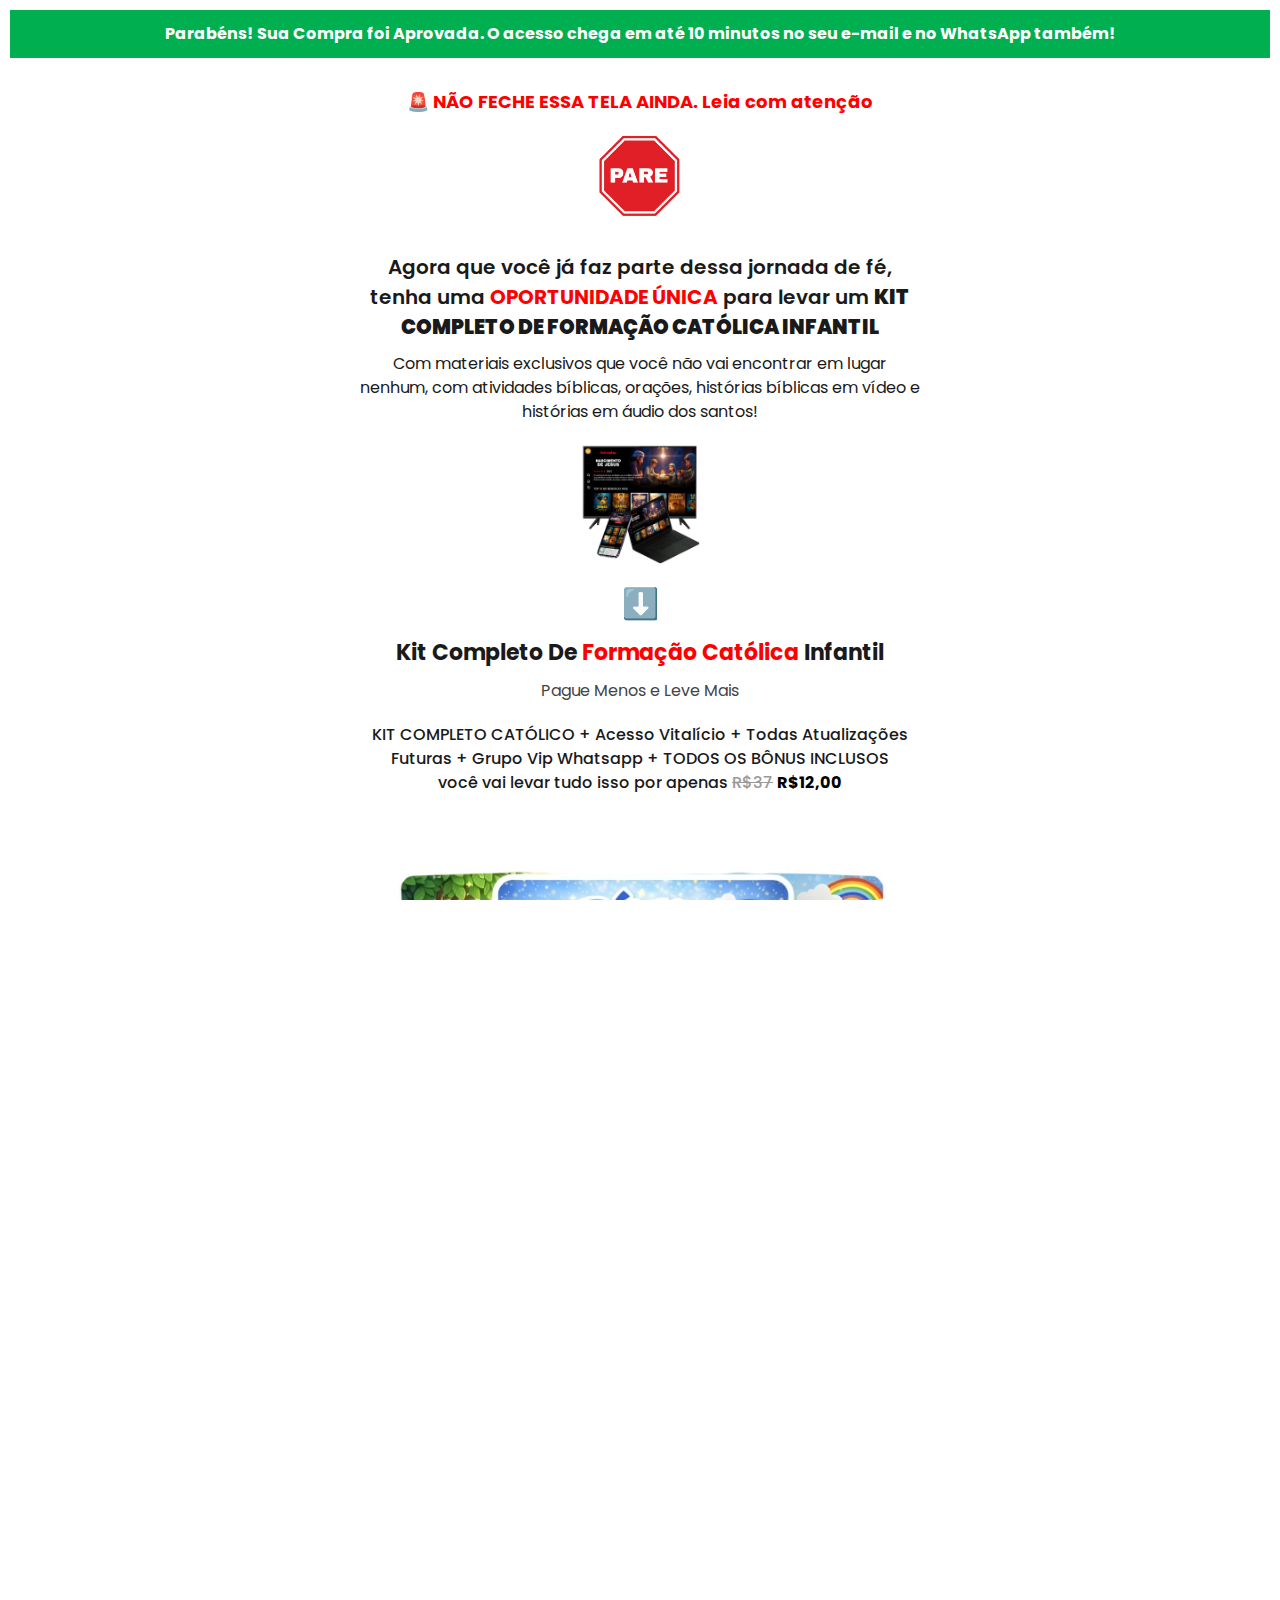
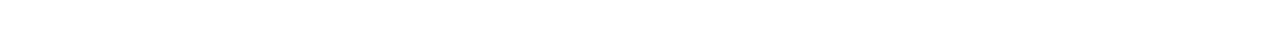
<file: upsell/index.html>
<!DOCTYPE html><html lang="pt-BR"><head>
	<meta charset="UTF-8">
		<title>Upsell Editora Católica</title>
<style>
#wpadminbar #wp-admin-bar-wccp_free_top_button .ab-icon:before {
	content: "\f160";
	color: #02CA02;
	top: 3px;
}
#wpadminbar #wp-admin-bar-wccp_free_top_button .ab-icon {
	transform: rotate(45deg);
}
</style>
<meta name="robots" content="max-image-preview:large">
<link rel="alternate" type="application/rss+xml" title="Feed para Editora Católica �" href="https://suaeditoracatolica.site/feed/">
<link rel="alternate" type="application/rss+xml" title="Feed de comentários para Editora Católica �" href="https://suaeditoracatolica.site/comments/feed/">
<link rel="alternate" title="oEmbed (JSON)" type="application/json+oembed" href="https://suaeditoracatolica.site/wp-json/oembed/1.0/embed?url=https%3A%2F%2Fsuaeditoracatolica.site%2Fupsell%2F">
<link rel="alternate" title="oEmbed (XML)" type="text/xml+oembed" href="https://suaeditoracatolica.site/wp-json/oembed/1.0/embed?url=https%3A%2F%2Fsuaeditoracatolica.site%2Fupsell%2F&format=xml">
<style id="wp-img-auto-sizes-contain-inline-css">
img:is([sizes=auto i],[sizes^="auto," i]){contain-intrinsic-size:3000px 1500px}
/*# sourceURL=wp-img-auto-sizes-contain-inline-css */
</style>
<style id="wp-emoji-styles-inline-css">

	img.wp-smiley, img.emoji {
		display: inline !important;
		border: none !important;
		box-shadow: none !important;
		height: 1em !important;
		width: 1em !important;
		margin: 0 0.07em !important;
		vertical-align: -0.1em !important;
		background: none !important;
		padding: 0 !important;
	}
/*# sourceURL=wp-emoji-styles-inline-css */
</style>
<style id="presto-player-popup-trigger-style-inline-css">
:where(.wp-block-presto-player-popup-trigger) {
  /* reduce specificity */
  display: grid;
  gap: 1rem;
  cursor: pointer;
}

/* Play icon overlay for popup image trigger variation */
:where(.presto-popup-image-trigger) {
  position: relative;
  cursor: pointer;
}

:where(.presto-popup-image-trigger)::before {
  content: "";
  position: absolute;
  top: 50%;
  left: 50%;
  transform: translate(-50%, -50%);
  width: 48px;
  height: 48px;
  background-image: url("images/play-button.svg");
  background-size: contain;
  background-repeat: no-repeat;
  background-position: center;
  z-index: 10;
  pointer-events: none;
}

:where(.presto-popup-image-trigger img) {
  display: block;
  width: 100%;
  height: auto;
  filter: brightness(0.5);
}
/*# sourceURL=https://suaeditoracatolica.site/wp-content/plugins/presto-player/src/admin/blocks/blocks/popup-trigger/style.css */
</style>
<style id="presto-player-popup-media-style-inline-css">
.wp-block-presto-player-popup.is-selected .wp-block-presto-player-popup-media {
  display: initial;
}

.wp-block-presto-player-popup.has-child-selected .wp-block-presto-player-popup-media {
  display: initial;
}

.presto-popup__overlay {
  position: fixed;
  top: 0;
  left: 0;
  z-index: 100000;
  overflow: hidden;
  width: 100%;
  height: 100vh;
  box-sizing: border-box;
  padding: 0 5%;
  visibility: hidden;
  opacity: 0;
  display: flex;
  align-items: center;
  justify-content: center;
  transition:
    opacity 0.2s ease,
    visibility 0.2s ease;

  --presto-popup-media-width: 1280px;
  --presto-popup-background-color: rgba(0, 0, 0, 0.917);
}

.presto-popup--active {
  visibility: visible;
  opacity: 1;
}

.presto-popup--active .presto-popup__content {
  transform: scale(1);
}

.presto-popup__content {
  position: relative;
  z-index: 9999999999;
  width: 100%;
  max-width: var(--presto-popup-media-width);
  transform: scale(0.9);
  transition: transform 0.2s ease;
}

.presto-popup__close-button {
  position: absolute;
  top: calc(env(safe-area-inset-top) + 16px);
  right: calc(env(safe-area-inset-right) + 16px);
  padding: 0;
  cursor: pointer;
  z-index: 5000000;
  min-width: 24px;
  min-height: 24px;
  width: 24px;
  height: 24px;
  display: flex;
  align-items: center;
  justify-content: center;
  border: none;
  background: none;
  box-shadow: none;
  transition: opacity 0.2s ease;
}

.presto-popup__close-button:hover,
.presto-popup__close-button:focus {
  opacity: 0.8;
  background: none;
  border: none;
}

.presto-popup__close-button:not(:hover):not(:active):not(.has-background) {
  background: none;
  border: none;
}

.presto-popup__close-button svg {
  width: 24px;
  height: 24px;
  fill: white;
}

.presto-popup__scrim {
  width: 100%;
  height: 100%;
  position: absolute;
  z-index: 2000000;
  background-color: var(--presto-popup-background-color, rgb(255, 255, 255));
}

.presto-popup__speak {
  position: absolute;
  width: 1px;
  height: 1px;
  padding: 0;
  margin: -1px;
  overflow: hidden;
  clip: rect(0, 0, 0, 0);
  white-space: nowrap;
  border: 0;
}
/*# sourceURL=https://suaeditoracatolica.site/wp-content/plugins/presto-player/src/admin/blocks/blocks/popup-media/style.css */
</style>
<style id="global-styles-inline-css">
:root{--wp--preset--aspect-ratio--square: 1;--wp--preset--aspect-ratio--4-3: 4/3;--wp--preset--aspect-ratio--3-4: 3/4;--wp--preset--aspect-ratio--3-2: 3/2;--wp--preset--aspect-ratio--2-3: 2/3;--wp--preset--aspect-ratio--16-9: 16/9;--wp--preset--aspect-ratio--9-16: 9/16;--wp--preset--color--black: #000000;--wp--preset--color--cyan-bluish-gray: #abb8c3;--wp--preset--color--white: #ffffff;--wp--preset--color--pale-pink: #f78da7;--wp--preset--color--vivid-red: #cf2e2e;--wp--preset--color--luminous-vivid-orange: #ff6900;--wp--preset--color--luminous-vivid-amber: #fcb900;--wp--preset--color--light-green-cyan: #7bdcb5;--wp--preset--color--vivid-green-cyan: #00d084;--wp--preset--color--pale-cyan-blue: #8ed1fc;--wp--preset--color--vivid-cyan-blue: #0693e3;--wp--preset--color--vivid-purple: #9b51e0;--wp--preset--gradient--vivid-cyan-blue-to-vivid-purple: linear-gradient(135deg,rgb(6,147,227) 0%,rgb(155,81,224) 100%);--wp--preset--gradient--light-green-cyan-to-vivid-green-cyan: linear-gradient(135deg,rgb(122,220,180) 0%,rgb(0,208,130) 100%);--wp--preset--gradient--luminous-vivid-amber-to-luminous-vivid-orange: linear-gradient(135deg,rgb(252,185,0) 0%,rgb(255,105,0) 100%);--wp--preset--gradient--luminous-vivid-orange-to-vivid-red: linear-gradient(135deg,rgb(255,105,0) 0%,rgb(207,46,46) 100%);--wp--preset--gradient--very-light-gray-to-cyan-bluish-gray: linear-gradient(135deg,rgb(238,238,238) 0%,rgb(169,184,195) 100%);--wp--preset--gradient--cool-to-warm-spectrum: linear-gradient(135deg,rgb(74,234,220) 0%,rgb(151,120,209) 20%,rgb(207,42,186) 40%,rgb(238,44,130) 60%,rgb(251,105,98) 80%,rgb(254,248,76) 100%);--wp--preset--gradient--blush-light-purple: linear-gradient(135deg,rgb(255,206,236) 0%,rgb(152,150,240) 100%);--wp--preset--gradient--blush-bordeaux: linear-gradient(135deg,rgb(254,205,165) 0%,rgb(254,45,45) 50%,rgb(107,0,62) 100%);--wp--preset--gradient--luminous-dusk: linear-gradient(135deg,rgb(255,203,112) 0%,rgb(199,81,192) 50%,rgb(65,88,208) 100%);--wp--preset--gradient--pale-ocean: linear-gradient(135deg,rgb(255,245,203) 0%,rgb(182,227,212) 50%,rgb(51,167,181) 100%);--wp--preset--gradient--electric-grass: linear-gradient(135deg,rgb(202,248,128) 0%,rgb(113,206,126) 100%);--wp--preset--gradient--midnight: linear-gradient(135deg,rgb(2,3,129) 0%,rgb(40,116,252) 100%);--wp--preset--font-size--small: 13px;--wp--preset--font-size--medium: 20px;--wp--preset--font-size--large: 36px;--wp--preset--font-size--x-large: 42px;--wp--preset--spacing--20: 0.44rem;--wp--preset--spacing--30: 0.67rem;--wp--preset--spacing--40: 1rem;--wp--preset--spacing--50: 1.5rem;--wp--preset--spacing--60: 2.25rem;--wp--preset--spacing--70: 3.38rem;--wp--preset--spacing--80: 5.06rem;--wp--preset--shadow--natural: 6px 6px 9px rgba(0, 0, 0, 0.2);--wp--preset--shadow--deep: 12px 12px 50px rgba(0, 0, 0, 0.4);--wp--preset--shadow--sharp: 6px 6px 0px rgba(0, 0, 0, 0.2);--wp--preset--shadow--outlined: 6px 6px 0px -3px rgb(255, 255, 255), 6px 6px rgb(0, 0, 0);--wp--preset--shadow--crisp: 6px 6px 0px rgb(0, 0, 0);}:root { --wp--style--global--content-size: 800px;--wp--style--global--wide-size: 1200px; }:where(body) { margin: 0; }.wp-site-blocks > .alignleft { float: left; margin-right: 2em; }.wp-site-blocks > .alignright { float: right; margin-left: 2em; }.wp-site-blocks > .aligncenter { justify-content: center; margin-left: auto; margin-right: auto; }:where(.wp-site-blocks) > * { margin-block-start: 24px; margin-block-end: 0; }:where(.wp-site-blocks) > :first-child { margin-block-start: 0; }:where(.wp-site-blocks) > :last-child { margin-block-end: 0; }:root { --wp--style--block-gap: 24px; }:root :where(.is-layout-flow) > :first-child{margin-block-start: 0;}:root :where(.is-layout-flow) > :last-child{margin-block-end: 0;}:root :where(.is-layout-flow) > *{margin-block-start: 24px;margin-block-end: 0;}:root :where(.is-layout-constrained) > :first-child{margin-block-start: 0;}:root :where(.is-layout-constrained) > :last-child{margin-block-end: 0;}:root :where(.is-layout-constrained) > *{margin-block-start: 24px;margin-block-end: 0;}:root :where(.is-layout-flex){gap: 24px;}:root :where(.is-layout-grid){gap: 24px;}.is-layout-flow > .alignleft{float: left;margin-inline-start: 0;margin-inline-end: 2em;}.is-layout-flow > .alignright{float: right;margin-inline-start: 2em;margin-inline-end: 0;}.is-layout-flow > .aligncenter{margin-left: auto !important;margin-right: auto !important;}.is-layout-constrained > .alignleft{float: left;margin-inline-start: 0;margin-inline-end: 2em;}.is-layout-constrained > .alignright{float: right;margin-inline-start: 2em;margin-inline-end: 0;}.is-layout-constrained > .aligncenter{margin-left: auto !important;margin-right: auto !important;}.is-layout-constrained > :where(:not(.alignleft):not(.alignright):not(.alignfull)){max-width: var(--wp--style--global--content-size);margin-left: auto !important;margin-right: auto !important;}.is-layout-constrained > .alignwide{max-width: var(--wp--style--global--wide-size);}body .is-layout-flex{display: flex;}.is-layout-flex{flex-wrap: wrap;align-items: center;}.is-layout-flex > :is(*, div){margin: 0;}body .is-layout-grid{display: grid;}.is-layout-grid > :is(*, div){margin: 0;}body{padding-top: 0px;padding-right: 0px;padding-bottom: 0px;padding-left: 0px;}a:where(:not(.wp-element-button)){text-decoration: underline;}:root :where(.wp-element-button, .wp-block-button__link){background-color: #32373c;border-width: 0;color: #fff;font-family: inherit;font-size: inherit;font-style: inherit;font-weight: inherit;letter-spacing: inherit;line-height: inherit;padding-top: calc(0.667em + 2px);padding-right: calc(1.333em + 2px);padding-bottom: calc(0.667em + 2px);padding-left: calc(1.333em + 2px);text-decoration: none;text-transform: inherit;}.has-black-color{color: var(--wp--preset--color--black) !important;}.has-cyan-bluish-gray-color{color: var(--wp--preset--color--cyan-bluish-gray) !important;}.has-white-color{color: var(--wp--preset--color--white) !important;}.has-pale-pink-color{color: var(--wp--preset--color--pale-pink) !important;}.has-vivid-red-color{color: var(--wp--preset--color--vivid-red) !important;}.has-luminous-vivid-orange-color{color: var(--wp--preset--color--luminous-vivid-orange) !important;}.has-luminous-vivid-amber-color{color: var(--wp--preset--color--luminous-vivid-amber) !important;}.has-light-green-cyan-color{color: var(--wp--preset--color--light-green-cyan) !important;}.has-vivid-green-cyan-color{color: var(--wp--preset--color--vivid-green-cyan) !important;}.has-pale-cyan-blue-color{color: var(--wp--preset--color--pale-cyan-blue) !important;}.has-vivid-cyan-blue-color{color: var(--wp--preset--color--vivid-cyan-blue) !important;}.has-vivid-purple-color{color: var(--wp--preset--color--vivid-purple) !important;}.has-black-background-color{background-color: var(--wp--preset--color--black) !important;}.has-cyan-bluish-gray-background-color{background-color: var(--wp--preset--color--cyan-bluish-gray) !important;}.has-white-background-color{background-color: var(--wp--preset--color--white) !important;}.has-pale-pink-background-color{background-color: var(--wp--preset--color--pale-pink) !important;}.has-vivid-red-background-color{background-color: var(--wp--preset--color--vivid-red) !important;}.has-luminous-vivid-orange-background-color{background-color: var(--wp--preset--color--luminous-vivid-orange) !important;}.has-luminous-vivid-amber-background-color{background-color: var(--wp--preset--color--luminous-vivid-amber) !important;}.has-light-green-cyan-background-color{background-color: var(--wp--preset--color--light-green-cyan) !important;}.has-vivid-green-cyan-background-color{background-color: var(--wp--preset--color--vivid-green-cyan) !important;}.has-pale-cyan-blue-background-color{background-color: var(--wp--preset--color--pale-cyan-blue) !important;}.has-vivid-cyan-blue-background-color{background-color: var(--wp--preset--color--vivid-cyan-blue) !important;}.has-vivid-purple-background-color{background-color: var(--wp--preset--color--vivid-purple) !important;}.has-black-border-color{border-color: var(--wp--preset--color--black) !important;}.has-cyan-bluish-gray-border-color{border-color: var(--wp--preset--color--cyan-bluish-gray) !important;}.has-white-border-color{border-color: var(--wp--preset--color--white) !important;}.has-pale-pink-border-color{border-color: var(--wp--preset--color--pale-pink) !important;}.has-vivid-red-border-color{border-color: var(--wp--preset--color--vivid-red) !important;}.has-luminous-vivid-orange-border-color{border-color: var(--wp--preset--color--luminous-vivid-orange) !important;}.has-luminous-vivid-amber-border-color{border-color: var(--wp--preset--color--luminous-vivid-amber) !important;}.has-light-green-cyan-border-color{border-color: var(--wp--preset--color--light-green-cyan) !important;}.has-vivid-green-cyan-border-color{border-color: var(--wp--preset--color--vivid-green-cyan) !important;}.has-pale-cyan-blue-border-color{border-color: var(--wp--preset--color--pale-cyan-blue) !important;}.has-vivid-cyan-blue-border-color{border-color: var(--wp--preset--color--vivid-cyan-blue) !important;}.has-vivid-purple-border-color{border-color: var(--wp--preset--color--vivid-purple) !important;}.has-vivid-cyan-blue-to-vivid-purple-gradient-background{background: var(--wp--preset--gradient--vivid-cyan-blue-to-vivid-purple) !important;}.has-light-green-cyan-to-vivid-green-cyan-gradient-background{background: var(--wp--preset--gradient--light-green-cyan-to-vivid-green-cyan) !important;}.has-luminous-vivid-amber-to-luminous-vivid-orange-gradient-background{background: var(--wp--preset--gradient--luminous-vivid-amber-to-luminous-vivid-orange) !important;}.has-luminous-vivid-orange-to-vivid-red-gradient-background{background: var(--wp--preset--gradient--luminous-vivid-orange-to-vivid-red) !important;}.has-very-light-gray-to-cyan-bluish-gray-gradient-background{background: var(--wp--preset--gradient--very-light-gray-to-cyan-bluish-gray) !important;}.has-cool-to-warm-spectrum-gradient-background{background: var(--wp--preset--gradient--cool-to-warm-spectrum) !important;}.has-blush-light-purple-gradient-background{background: var(--wp--preset--gradient--blush-light-purple) !important;}.has-blush-bordeaux-gradient-background{background: var(--wp--preset--gradient--blush-bordeaux) !important;}.has-luminous-dusk-gradient-background{background: var(--wp--preset--gradient--luminous-dusk) !important;}.has-pale-ocean-gradient-background{background: var(--wp--preset--gradient--pale-ocean) !important;}.has-electric-grass-gradient-background{background: var(--wp--preset--gradient--electric-grass) !important;}.has-midnight-gradient-background{background: var(--wp--preset--gradient--midnight) !important;}.has-small-font-size{font-size: var(--wp--preset--font-size--small) !important;}.has-medium-font-size{font-size: var(--wp--preset--font-size--medium) !important;}.has-large-font-size{font-size: var(--wp--preset--font-size--large) !important;}.has-x-large-font-size{font-size: var(--wp--preset--font-size--x-large) !important;}
:root :where(.wp-block-pullquote){font-size: 1.5em;line-height: 1.6;}
/*# sourceURL=global-styles-inline-css */
</style>
<link rel="stylesheet" id="hello-elementor-css" href="css/reset.css" media="all">
<link rel="stylesheet" id="hello-elementor-theme-style-css" href="css/theme.css" media="all">
<link rel="stylesheet" id="hello-elementor-header-footer-css" href="css/header-footer.css" media="all">
<link rel="stylesheet" id="elementor-frontend-css" href="css/frontend.min.css" media="all">
<link rel="stylesheet" id="elementor-post-39-css" href="css/post-39.css" media="all">
<link rel="stylesheet" id="dflip-style-css" href="css/dflip.min.css" media="all">
<link rel="stylesheet" id="font-awesome-5-all-css" href="css/all.min.css" media="all">
<link rel="stylesheet" id="font-awesome-4-shim-css" href="css/v4-shims.min.css" media="all">
<link rel="stylesheet" id="elementor-post-4734-css" href="css/post-4734.css" media="all">
<link rel="stylesheet" id="elementor-gf-local-roboto-css" href="css/roboto.css" media="all">
<link rel="stylesheet" id="elementor-gf-local-robotoslab-css" href="css/robotoslab.css" media="all">
<script src="js/jquery.min.js" id="jquery-core-js"></script>
<script src="js/jquery-migrate.min.js" id="jquery-migrate-js"></script>
<script src="js/v4-shims.min.js" id="font-awesome-4-shim-js"></script>
<link rel="https://api.w.org/" href="https://suaeditoracatolica.site/wp-json/"><link rel="alternate" title="JSON" type="application/json" href="https://suaeditoracatolica.site/wp-json/wp/v2/pages/4734"><link rel="EditURI" type="application/rsd+xml" title="RSD" href="https://suaeditoracatolica.site/xmlrpc.php?rsd">
<meta name="generator" content="WordPress 6.9.1">
<link rel="canonical" href="https://suaeditoracatolica.site/upsell/">
<link rel="shortlink" href="https://suaeditoracatolica.site/?p=4734">
<script>document.createElement( "picture" );if(!window.HTMLPictureElement && document.addEventListener) {window.addEventListener("DOMContentLoaded", function() {var s = document.createElement("script");s.src = "https://suaeditoracatolica.site/wp-content/plugins/webp-express/js/picturefill.min.js";document.body.appendChild(s);});}</script><script id="wpcp_disable_selection" type="text/javascript">
var image_save_msg='You are not allowed to save images!';
	var no_menu_msg='Context Menu disabled!';
	var smessage = "";

function disableEnterKey(e)
{
	var elemtype = e.target.tagName;
	
	elemtype = elemtype.toUpperCase();
	
	if (elemtype == "TEXT" || elemtype == "TEXTAREA" || elemtype == "INPUT" || elemtype == "PASSWORD" || elemtype == "SELECT" || elemtype == "OPTION" || elemtype == "EMBED")
	{
		elemtype = 'TEXT';
	}
	
	if (e.ctrlKey){
     var key;
     if(window.event)
          key = window.event.keyCode;     //IE
     else
          key = e.which;     //firefox (97)
    //if (key != 17) alert(key);
     if (elemtype!= 'TEXT' && (key == 97 || key == 65 || key == 67 || key == 99 || key == 88 || key == 120 || key == 26 || key == 85  || key == 86 || key == 83 || key == 43 || key == 73))
     {
		if(wccp_free_iscontenteditable(e)) return true;
		show_wpcp_message('You are not allowed to copy content or view source');
		return false;
     }else
     	return true;
     }
}


/*For contenteditable tags*/
function wccp_free_iscontenteditable(e)
{
	var e = e || window.event; // also there is no e.target property in IE. instead IE uses window.event.srcElement
  	
	var target = e.target || e.srcElement;

	var elemtype = e.target.nodeName;
	
	elemtype = elemtype.toUpperCase();
	
	var iscontenteditable = "false";
		
	if(typeof target.getAttribute!="undefined" ) iscontenteditable = target.getAttribute("contenteditable"); // Return true or false as string
	
	var iscontenteditable2 = false;
	
	if(typeof target.isContentEditable!="undefined" ) iscontenteditable2 = target.isContentEditable; // Return true or false as boolean

	if(target.parentElement.isContentEditable) iscontenteditable2 = true;
	
	if (iscontenteditable == "true" || iscontenteditable2 == true)
	{
		if(typeof target.style!="undefined" ) target.style.cursor = "text";
		
		return true;
	}
}

////////////////////////////////////
function disable_copy(e)
{	
	var e = e || window.event; // also there is no e.target property in IE. instead IE uses window.event.srcElement
	
	var elemtype = e.target.tagName;
	
	elemtype = elemtype.toUpperCase();
	
	if (elemtype == "TEXT" || elemtype == "TEXTAREA" || elemtype == "INPUT" || elemtype == "PASSWORD" || elemtype == "SELECT" || elemtype == "OPTION" || elemtype == "EMBED")
	{
		elemtype = 'TEXT';
	}
	
	if(wccp_free_iscontenteditable(e)) return true;
	
	var isSafari = /Safari/.test(navigator.userAgent) && /Apple Computer/.test(navigator.vendor);
	
	var checker_IMG = '';
	if (elemtype == "IMG" && checker_IMG == 'checked' && e.detail >= 2) {show_wpcp_message(alertMsg_IMG);return false;}
	if (elemtype != "TEXT")
	{
		if (smessage !== "" && e.detail == 2)
			show_wpcp_message(smessage);
		
		if (isSafari)
			return true;
		else
			return false;
	}	
}

//////////////////////////////////////////
function disable_copy_ie()
{
	var e = e || window.event;
	var elemtype = window.event.srcElement.nodeName;
	elemtype = elemtype.toUpperCase();
	if(wccp_free_iscontenteditable(e)) return true;
	if (elemtype == "IMG") {show_wpcp_message(alertMsg_IMG);return false;}
	if (elemtype != "TEXT" && elemtype != "TEXTAREA" && elemtype != "INPUT" && elemtype != "PASSWORD" && elemtype != "SELECT" && elemtype != "OPTION" && elemtype != "EMBED")
	{
		return false;
	}
}	
function reEnable()
{
	return true;
}
document.onkeydown = disableEnterKey;
document.onselectstart = disable_copy_ie;
if(navigator.userAgent.indexOf('MSIE')==-1)
{
	document.onmousedown = disable_copy;
	document.onclick = reEnable;
}
function disableSelection(target)
{
    //For IE This code will work
    if (typeof target.onselectstart!="undefined")
    target.onselectstart = disable_copy_ie;
    
    //For Firefox This code will work
    else if (typeof target.style.MozUserSelect!="undefined")
    {target.style.MozUserSelect="none";}
    
    //All other  (ie: Opera) This code will work
    else
    target.onmousedown=function(){return false}
    target.style.cursor = "default";
}
//Calling the JS function directly just after body load
window.onload = function(){disableSelection(document.body);};

//////////////////special for safari Start////////////////
var onlongtouch;
var timer;
var touchduration = 1000; //length of time we want the user to touch before we do something

var elemtype = "";
function touchstart(e) {
	var e = e || window.event;
  // also there is no e.target property in IE.
  // instead IE uses window.event.srcElement
  	var target = e.target || e.srcElement;
	
	elemtype = window.event.srcElement.nodeName;
	
	elemtype = elemtype.toUpperCase();
	
	if(!wccp_pro_is_passive()) e.preventDefault();
	if (!timer) {
		timer = setTimeout(onlongtouch, touchduration);
	}
}

function touchend() {
    //stops short touches from firing the event
    if (timer) {
        clearTimeout(timer);
        timer = null;
    }
	onlongtouch();
}

onlongtouch = function(e) { //this will clear the current selection if anything selected
	
	if (elemtype != "TEXT" && elemtype != "TEXTAREA" && elemtype != "INPUT" && elemtype != "PASSWORD" && elemtype != "SELECT" && elemtype != "EMBED" && elemtype != "OPTION")	
	{
		if (window.getSelection) {
			if (window.getSelection().empty) {  // Chrome
			window.getSelection().empty();
			} else if (window.getSelection().removeAllRanges) {  // Firefox
			window.getSelection().removeAllRanges();
			}
		} else if (document.selection) {  // IE?
			document.selection.empty();
		}
		return false;
	}
};

document.addEventListener("DOMContentLoaded", function(event) { 
    window.addEventListener("touchstart", touchstart, false);
    window.addEventListener("touchend", touchend, false);
});

function wccp_pro_is_passive() {

  var cold = false,
  hike = function() {};

  try {
	  const object1 = {};
  var aid = Object.defineProperty(object1, 'passive', {
  get() {cold = true}
  });
  window.addEventListener('test', hike, aid);
  window.removeEventListener('test', hike, aid);
  } catch (e) {}

  return cold;
}
/*special for safari End*/
</script>
<script id="wpcp_disable_Right_Click" type="text/javascript">
document.ondragstart = function() { return false;}
	function nocontext(e) {
	   return false;
	}
	document.oncontextmenu = nocontext;
</script>
<meta name="generator" content="Elementor 3.35.3; features: e_font_icon_svg, additional_custom_breakpoints; settings: css_print_method-external, google_font-enabled, font_display-swap">
<script type="text/javascript">
    (function(c,l,a,r,i,t,y){
        c[a]=c[a]||function(){(c[a].q=c[a].q||[]).push(arguments)};
        t=l.createElement(r);t.async=1;t.src="https://www.clarity.ms/tag/"+i;
        y=l.getElementsByTagName(r)[0];y.parentNode.insertBefore(t,y);
    })(window, document, "clarity", "script", "rhguim71fk");
</script>
			<style>
				.e-con.e-parent:nth-of-type(n+4):not(.e-lazyloaded):not(.e-no-lazyload),
				.e-con.e-parent:nth-of-type(n+4):not(.e-lazyloaded):not(.e-no-lazyload) * {
					background-image: none !important;
				}
				@media screen and (max-height: 1024px) {
					.e-con.e-parent:nth-of-type(n+3):not(.e-lazyloaded):not(.e-no-lazyload),
					.e-con.e-parent:nth-of-type(n+3):not(.e-lazyloaded):not(.e-no-lazyload) * {
						background-image: none !important;
					}
				}
				@media screen and (max-height: 640px) {
					.e-con.e-parent:nth-of-type(n+2):not(.e-lazyloaded):not(.e-no-lazyload),
					.e-con.e-parent:nth-of-type(n+2):not(.e-lazyloaded):not(.e-no-lazyload) * {
						background-image: none !important;
					}
				}
			</style>
			<meta name="redi-version" content="1.2.7">	<meta name="viewport" content="width=device-width, initial-scale=1.0, viewport-fit=cover"></head>
<body class="wp-singular page-template page-template-elementor_canvas page page-id-4734 wp-embed-responsive wp-theme-hello-elementor unselectable eio-default hello-elementor-default elementor-default elementor-template-canvas elementor-kit-39 elementor-page elementor-page-4734">


<script>
  window.pixelId = "6986ac742c2296462bc357cf";
  var a = document.createElement("script");
  a.setAttribute("async", "");
  a.setAttribute("defer", "");
  a.setAttribute("src", "https://cdn.utmify.com.br/scripts/pixel/pixel.js");
  document.head.appendChild(a);
</script>
<script
  src="https://cdn.utmify.com.br/scripts/utms/latest.js"
  data-utmify-prevent-xcod-sck
  data-utmify-prevent-subids
  async
  defer
></script>


	
			<div data-elementor-type="wp-page" data-elementor-id="4734" class="elementor elementor-4734" data-elementor-post-type="page">
				<div class="elementor-element elementor-element-0da9c09 e-flex e-con-boxed e-con e-parent" data-id="0da9c09" data-element_type="container" data-e-type="container">
					<div class="e-con-inner">
				<div class="elementor-element elementor-element-2b62af5 elementor-widget elementor-widget-html" data-id="2b62af5" data-element_type="widget" data-e-type="widget" data-widget_type="html.default">
				<div class="elementor-widget-container">
					<!-- Fonte Poppins -->
<link href="https://fonts.googleapis.com/css2?family=Poppins:wght@400;700&display=swap" rel="stylesheet">

<style>
  body {
    font-family: 'Poppins', sans-serif;
    margin: 0;
    padding: 0;
    background: #fff;
    color: #1a1a1a;
  }

  .faixa-topo {
    background-color: #00b050;
    color: white;
    padding: 12px 20px;
    text-align: center;
    font-weight: 700;
    font-size: 16px;
  }

  .container {
    max-width: 600px;
    margin: 0 auto;
    padding: 20px;
    text-align: center;
  }

  .alerta-vermelho {
    color: red;
    font-weight: bold;
    font-size: 18px;
    margin-top: 10px;
  }

  .titulo-principal {
    font-size: 20px;
    font-weight: 600;
    margin: 20px 0 10px;
  }

  .destaque-vermelho {
    color: red;
    font-weight: bold;
  }

  .imagem-personagem {
    width: 120px;
    margin: 20px auto 10px;
  }

  .seta {
    font-size: 30px;
    color: red;
    margin-bottom: 10px;
  }

  .titulo-kit {
    font-size: 22px;
    font-weight: bold;
    margin: 10px 0;
  }

  .subtitulo {
    font-size: 16px;
    color: #444;
    margin-bottom: 20px;
  }

  .descricao-oferta {
    font-size: 16px;
    margin: 20px 0;
    font-weight: 500;
  }

  .descricao-oferta .riscado {
    text-decoration: line-through;
    color: #999;
  }

  .imagem-produto {
    max-width: 200%;
    border-radius: 10px;
    margin: 20px 0;
  }

  .contador {
    font-size: 22px;
    font-weight: bold;
    color: white;
    background-color: red;
    padding: 10px 15px;
    border-radius: 6px;
    display: inline-block;
    margin-bottom: 8px;
  }

  .texto-tempo {
    font-size: 12px;
    color: #444;
    margin-top: 4px;
  }

  .preco {
    font-size: 34px;
    font-weight: 700;
    color: #000;
    margin: 20px 0 25px;
  }

  .botao-comprar {
    background-color: #34c759;
    color: white;
    padding: 24px 60px;
    font-size: 26px;
    font-weight: bold;
    border: none;
    border-radius: 8px;
    cursor: pointer;
    box-shadow: 0 0 0 5px rgba(52, 199, 89, 0.3);
    transition: all 0.3s ease;
  }

  .botao-comprar:hover {
    background-color: #28a745;
    box-shadow: 0 0 12px #28a745;
  }

  @media (max-width: 600px) {
    .contador {
      font-size: 18px;
      padding: 8px 12px;
    }

    .preco {
      font-size: 26px;
    }

    .botao-comprar {
      font-size: 18px;
      padding: 16px 24px;
    }
  }
</style>

<div class="faixa-topo">
  Parabéns! Sua Compra foi Aprovada. O acesso chega em até 10 minutos no seu e-mail e no WhatsApp também!
</div>

<div class="container">
  <div class="alerta-vermelho">🚨 NÃO FECHE ESSA TELA AINDA. Leia com atenção</div>
  <div style="margin-top: 10px;"><img decoding="async" src="/upsell/images/pare.png" alt="Placa de Pare" style="max-width: 100px;"></div>

  <div class="titulo-principal">
    Agora que você já faz parte dessa jornada de fé, tenha uma <span class="destaque-vermelho">OPORTUNIDADE ÚNICA</span> para levar um <b>KIT COMPLETO DE FORMAÇÃO CATÓLICA INFANTIL</b>
  </div>

  <p>Com materiais exclusivos que você não vai encontrar em lugar nenhum, com atividades bíblicas, orações, histórias bíblicas em vídeo e histórias em áudio dos santos!</p>

  <div class="imagem-personagem">
    <img decoding="async" src="/upsell/images/mockup.webp" alt="Personagem" style="width: 100%;">
  </div>

  <div class="seta">⬇️</div>

  <div class="titulo-kit">Kit Completo De <span class="destaque-vermelho">Formação Católica</span> Infantil</div>
  <div class="subtitulo">Pague Menos e Leve Mais</div>

  <div class="descricao-oferta">
    KIT COMPLETO CATÓLICO + Acesso Vitalício + Todas Atualizações Futuras + Grupo Vip Whatsapp + TODOS OS BÔNUS INCLUSOS<br>
    você vai levar tudo isso por apenas <span class="riscado">R$37</span> <span style="color: #000; font-weight: bold;">R$12,00</span>
  </div>

  <img decoding="async" class="imagem-produto" src="/upsell/images/kitinfantil.png" alt="Kit Formação Infantil">

  <div class="oferta-container">
    <div class="contador" id="contador">8 minutos 59 segundos</div>
    <div class="texto-tempo">
      Aproveite agora!<br>Tempo em que essa oportunidade estará disponível!<br>
      de <s>R$ 37,00</s>
    </div>

    <div class="preco">POR 1X DE R$ 12,00</div>

    <button class="botao-comprar" onclick="window.location.href='https://www.pagamentos-seguro.link/checkout/8e57bb24-49c2-4f36-a2ee-580bd0cbe3b4'">COMPRAR E ACESSAR JÁ</button>
  </div>
</div>

<script>
  let tempo = 540;
  function atualizarContador() {
    const minutos = Math.floor(tempo / 60);
    const segundos = tempo % 60;
    document.getElementById("contador").innerHTML = `${minutos} minutos ${segundos < 10 ? '0' + segundos : segundos} segundos`;
    tempo--;
    if (tempo >= 0) {
      setTimeout(atualizarContador, 1000);
    }
  }
  atualizarContador();
</script>
				</div>
				</div>
					</div>
				</div>
				</div>
		<script type="speculationrules">
{"prefetch":[{"source":"document","where":{"and":[{"href_matches":"/*"},{"not":{"href_matches":["/wp-*.php","/wp-admin/*","/wp-content/uploads/*","/wp-content/*","/wp-content/plugins/*","/wp-content/themes/hello-elementor/*","/*\\?(.+)"]}},{"not":{"selector_matches":"a[rel~=\"nofollow\"]"}},{"not":{"selector_matches":".no-prefetch, .no-prefetch a"}}]},"eagerness":"conservative"}]}
</script>
	<div id="wpcp-error-message" class="msgmsg-box-wpcp hideme"><span>error: </span></div>
	<script>
	var timeout_result;
	function show_wpcp_message(smessage)
	{
		if (smessage !== "")
			{
			var smessage_text = '<span>Alert: </span>'+smessage;
			document.getElementById("wpcp-error-message").innerHTML = smessage_text;
			document.getElementById("wpcp-error-message").className = "msgmsg-box-wpcp warning-wpcp showme";
			clearTimeout(timeout_result);
			timeout_result = setTimeout(hide_message, 3000);
			}
	}
	function hide_message()
	{
		document.getElementById("wpcp-error-message").className = "msgmsg-box-wpcp warning-wpcp hideme";
	}
	</script>
		<style type="text/css">
	#wpcp-error-message {
	    direction: ltr;
	    text-align: center;
	    transition: opacity 900ms ease 0s;
	    z-index: 99999999;
	}
	.hideme {
    	opacity:0;
    	visibility: hidden;
	}
	.showme {
    	opacity:1;
    	visibility: visible;
	}
	.msgmsg-box-wpcp {
		border:1px solid #f5aca6;
		border-radius: 10px;
		color: #555;
		font-family: Tahoma;
		font-size: 11px;
		margin: 10px;
		padding: 10px 36px;
		position: fixed;
		width: 255px;
		top: 50%;
  		left: 50%;
  		margin-top: -10px;
  		margin-left: -130px;
  		-webkit-box-shadow: 0px 0px 34px 2px rgba(242,191,191,1);
		-moz-box-shadow: 0px 0px 34px 2px rgba(242,191,191,1);
		box-shadow: 0px 0px 34px 2px rgba(242,191,191,1);
	}
	.msgmsg-box-wpcp span {
		font-weight:bold;
		text-transform:uppercase;
	}
		.warning-wpcp {
		background:#ffecec url('images/warning.png') no-repeat 10px 50%;
	}
    </style>
			<script>
				const lazyloadRunObserver = () => {
					const lazyloadBackgrounds = document.querySelectorAll( `.e-con.e-parent:not(.e-lazyloaded)` );
					const lazyloadBackgroundObserver = new IntersectionObserver( ( entries ) => {
						entries.forEach( ( entry ) => {
							if ( entry.isIntersecting ) {
								let lazyloadBackground = entry.target;
								if( lazyloadBackground ) {
									lazyloadBackground.classList.add( 'e-lazyloaded' );
								}
								lazyloadBackgroundObserver.unobserve( entry.target );
							}
						});
					}, { rootMargin: '200px 0px 200px 0px' } );
					lazyloadBackgrounds.forEach( ( lazyloadBackground ) => {
						lazyloadBackgroundObserver.observe( lazyloadBackground );
					} );
				};
				const events = [
					'DOMContentLoaded',
					'elementor/lazyload/observe',
				];
				events.forEach( ( event ) => {
					document.addEventListener( event, lazyloadRunObserver );
				} );
			</script>
			<script src="js/hooks.min.js" id="wp-hooks-js"></script>
<script src="js/i18n.min.js" id="wp-i18n-js"></script>
<script id="wp-i18n-js-after">
wp.i18n.setLocaleData( { 'text direction\u0004ltr': [ 'ltr' ] } );
//# sourceURL=wp-i18n-js-after
</script>
<script id="presto-components-js-extra">
var prestoComponents = {"url":"https://suaeditoracatolica.site/wp-content/plugins/presto-player/dist/components/web-components/web-components.esm.js?ver=1768074512"};
var prestoPlayer = {"plugin_url":"https://suaeditoracatolica.site/wp-content/plugins/presto-player/","logged_in":"","root":"https://suaeditoracatolica.site/wp-json/","nonce":"7bbaaa4143","ajaxurl":"https://suaeditoracatolica.site/wp-admin/admin-ajax.php","isAdmin":"","isSetup":{"bunny":false},"proVersion":"","isPremium":"","wpVersionString":"wp/v2/","prestoVersionString":"presto-player/v1/","debug":"","debug_navigator":"","i18n":{"skip":"Skip","rewatch":"Rewatch","emailPlaceholder":"Email address","emailDefaultHeadline":"Enter your email to play this episode.","chapters":"Chapters","show_chapters":"Show Chapters","hide_chapters":"Hide Chapters","restart":"Restart","rewind":"Rewind {seektime}s","play":"Play","pause":"Pause","fastForward":"Forward {seektime}s","seek":"Seek","seekLabel":"{currentTime} of {duration}","played":"Played","buffered":"Buffered","currentTime":"Current time","duration":"Duration","volume":"Volume","mute":"Mute","unmute":"Unmute","enableCaptions":"Enable captions","disableCaptions":"Disable captions","download":"Download","enterFullscreen":"Enter fullscreen","exitFullscreen":"Exit fullscreen","frameTitle":"Player for {title}","captions":"Captions","settings":"Settings","pip":"PIP","menuBack":"Go back to previous menu","speed":"Speed","normal":"Normal","quality":"Quality","loop":"Loop","start":"Start","end":"End","all":"All","reset":"Reset","disabled":"Disabled","enabled":"Enabled","advertisement":"Ad","qualityBadge":{"2160":"4K","1440":"HD","1080":"HD","720":"HD","576":"SD","480":"SD"},"auto":"AUTO","upNext":"Up Next","startOver":"Start Over"}};
var prestoComponents = {"url":"https://suaeditoracatolica.site/wp-content/plugins/presto-player/dist/components/web-components/web-components.esm.js?ver=1768074512"};
var prestoPlayer = {"plugin_url":"https://suaeditoracatolica.site/wp-content/plugins/presto-player/","logged_in":"","root":"https://suaeditoracatolica.site/wp-json/","nonce":"7bbaaa4143","ajaxurl":"https://suaeditoracatolica.site/wp-admin/admin-ajax.php","isAdmin":"","isSetup":{"bunny":false},"proVersion":"","isPremium":"","wpVersionString":"wp/v2/","prestoVersionString":"presto-player/v1/","debug":"","debug_navigator":"","i18n":{"skip":"Skip","rewatch":"Rewatch","emailPlaceholder":"Email address","emailDefaultHeadline":"Enter your email to play this episode.","chapters":"Chapters","show_chapters":"Show Chapters","hide_chapters":"Hide Chapters","restart":"Restart","rewind":"Rewind {seektime}s","play":"Play","pause":"Pause","fastForward":"Forward {seektime}s","seek":"Seek","seekLabel":"{currentTime} of {duration}","played":"Played","buffered":"Buffered","currentTime":"Current time","duration":"Duration","volume":"Volume","mute":"Mute","unmute":"Unmute","enableCaptions":"Enable captions","disableCaptions":"Disable captions","download":"Download","enterFullscreen":"Enter fullscreen","exitFullscreen":"Exit fullscreen","frameTitle":"Player for {title}","captions":"Captions","settings":"Settings","pip":"PIP","menuBack":"Go back to previous menu","speed":"Speed","normal":"Normal","quality":"Quality","loop":"Loop","start":"Start","end":"End","all":"All","reset":"Reset","disabled":"Disabled","enabled":"Enabled","advertisement":"Ad","qualityBadge":{"2160":"4K","1440":"HD","1080":"HD","720":"HD","576":"SD","480":"SD"},"auto":"AUTO","upNext":"Up Next","startOver":"Start Over"}};
//# sourceURL=presto-components-js-extra
</script>
<script src="js/player-static.js" type="module" defer=""></script><script src="js/hello-frontend.js" id="hello-theme-frontend-js"></script>
<script src="js/dflip.min.js" id="dflip-script-js"></script>
<script src="js/webpack.runtime.min.js" id="elementor-webpack-runtime-js"></script>
<script src="js/frontend-modules.min.js" id="elementor-frontend-modules-js"></script>
<script src="js/core.min.js" id="jquery-ui-core-js"></script>
<script id="elementor-frontend-js-before">
var elementorFrontendConfig = {"environmentMode":{"edit":false,"wpPreview":false,"isScriptDebug":false},"i18n":{"shareOnFacebook":"Compartilhar no Facebook","shareOnTwitter":"Compartilhar no Twitter","pinIt":"Fixar","download":"Baixar","downloadImage":"Baixar imagem","fullscreen":"Tela cheia","zoom":"Zoom","share":"Compartilhar","playVideo":"Reproduzir v\u00eddeo","previous":"Anterior","next":"Pr\u00f3ximo","close":"Fechar","a11yCarouselPrevSlideMessage":"Slide anterior","a11yCarouselNextSlideMessage":"Pr\u00f3ximo slide","a11yCarouselFirstSlideMessage":"Este \u00e9 o primeiro slide","a11yCarouselLastSlideMessage":"Este \u00e9 o \u00faltimo slide","a11yCarouselPaginationBulletMessage":"Ir para o slide"},"is_rtl":false,"breakpoints":{"xs":0,"sm":480,"md":768,"lg":1025,"xl":1440,"xxl":1600},"responsive":{"breakpoints":{"mobile":{"label":"Dispositivos m\u00f3veis no modo retrato","value":767,"default_value":767,"direction":"max","is_enabled":true},"mobile_extra":{"label":"Dispositivos m\u00f3veis no modo paisagem","value":880,"default_value":880,"direction":"max","is_enabled":false},"tablet":{"label":"Tablet no modo retrato","value":1024,"default_value":1024,"direction":"max","is_enabled":true},"tablet_extra":{"label":"Tablet no modo paisagem","value":1200,"default_value":1200,"direction":"max","is_enabled":false},"laptop":{"label":"Notebook","value":1366,"default_value":1366,"direction":"max","is_enabled":false},"widescreen":{"label":"Tela ampla (widescreen)","value":2400,"default_value":2400,"direction":"min","is_enabled":false}},"hasCustomBreakpoints":false},"version":"3.35.3","is_static":false,"experimentalFeatures":{"e_font_icon_svg":true,"additional_custom_breakpoints":true,"container":true,"theme_builder_v2":true,"hello-theme-header-footer":true,"nested-elements":true,"home_screen":true,"global_classes_should_enforce_capabilities":true,"e_variables":true,"cloud-library":true,"e_opt_in_v4_page":true,"e_components":true,"e_interactions":true,"e_editor_one":true,"import-export-customization":true,"e_pro_variables":true},"urls":{"assets":"https:\/\/suaeditoracatolica.site\/wp-content\/plugins\/elementor\/assets\/","ajaxurl":"https:\/\/suaeditoracatolica.site\/wp-admin\/admin-ajax.php","uploadUrl":"https:\/\/suaeditoracatolica.site\/wp-content\/uploads"},"nonces":{"floatingButtonsClickTracking":"703c6c6a44"},"swiperClass":"swiper","settings":{"page":[],"editorPreferences":[]},"kit":{"active_breakpoints":["viewport_mobile","viewport_tablet"],"global_image_lightbox":"yes","lightbox_enable_counter":"yes","lightbox_enable_fullscreen":"yes","lightbox_enable_zoom":"yes","lightbox_enable_share":"yes","lightbox_title_src":"title","lightbox_description_src":"description","hello_header_logo_type":"title","hello_footer_logo_type":"logo"},"post":{"id":4734,"title":"Upsell%20%E2%80%93%20Editora%20Cat%C3%B3lica","excerpt":"","featuredImage":false}};
//# sourceURL=elementor-frontend-js-before
</script>
<script src="js/frontend.min.js" id="elementor-frontend-js"></script>
<script src="js/webpack-pro.runtime.min.js" id="elementor-pro-webpack-runtime-js"></script>
<script id="elementor-pro-frontend-js-before">
var ElementorProFrontendConfig = {"ajaxurl":"https:\/\/suaeditoracatolica.site\/wp-admin\/admin-ajax.php","nonce":"082d3787e1","urls":{"assets":"https:\/\/suaeditoracatolica.site\/wp-content\/plugins\/pro-elements\/assets\/","rest":"https:\/\/suaeditoracatolica.site\/wp-json\/"},"settings":{"lazy_load_background_images":true},"popup":{"hasPopUps":false},"shareButtonsNetworks":{"facebook":{"title":"Facebook","has_counter":true},"twitter":{"title":"Twitter"},"linkedin":{"title":"LinkedIn","has_counter":true},"pinterest":{"title":"Pinterest","has_counter":true},"reddit":{"title":"Reddit","has_counter":true},"vk":{"title":"VK","has_counter":true},"odnoklassniki":{"title":"OK","has_counter":true},"tumblr":{"title":"Tumblr"},"digg":{"title":"Digg"},"skype":{"title":"Skype"},"stumbleupon":{"title":"StumbleUpon","has_counter":true},"mix":{"title":"Mix"},"telegram":{"title":"Telegram"},"pocket":{"title":"Pocket","has_counter":true},"xing":{"title":"XING","has_counter":true},"whatsapp":{"title":"WhatsApp"},"email":{"title":"Email"},"print":{"title":"Print"},"x-twitter":{"title":"X"},"threads":{"title":"Threads"}},"facebook_sdk":{"lang":"pt_BR","app_id":""},"lottie":{"defaultAnimationUrl":"https:\/\/suaeditoracatolica.site\/wp-content\/plugins\/pro-elements\/modules\/lottie\/assets\/animations\/default.json"}};
//# sourceURL=elementor-pro-frontend-js-before
</script>
<script src="js/frontend.min_1.js" id="elementor-pro-frontend-js"></script>
<script src="js/elements-handlers.min.js" id="pro-elements-handlers-js"></script>
        <script data-cfasync="false">
            window.dFlipLocation = 'https://suaeditoracatolica.site/wp-content/plugins/3d-flipbook-dflip-lite/assets/';
            window.dFlipWPGlobal = {"text":{"toggleSound":"Ativar\/desativar som","toggleThumbnails":"Ativar miniaturas","toggleOutline":"Ativar estrutura\/marcadores","previousPage":"P\u00e1gina anterior","nextPage":"Pr\u00f3xima p\u00e1gina","toggleFullscreen":"Ativar tela cheia","zoomIn":"Aumentar zoom","zoomOut":"Diminuir zoom","toggleHelp":"Ativar ajuda","singlePageMode":"Modo de p\u00e1gina individual","doublePageMode":"Modo de p\u00e1gina dupla","downloadPDFFile":"Baixar arquivo PDF","gotoFirstPage":"Ir para a primeira p\u00e1gina","gotoLastPage":"Ir para a \u00faltima p\u00e1gina","share":"Compartilhar","mailSubject":"Eu gostaria que voc\u00ea visse este FlipBook","mailBody":"Consulte este site {{url}}","loading":"DearFlip: carregando "},"viewerType":"flipbook","moreControls":"download,pageMode,startPage,endPage,sound","hideControls":"","scrollWheel":"false","backgroundColor":"#777","backgroundImage":"","height":"auto","paddingLeft":"20","paddingRight":"20","controlsPosition":"bottom","duration":800,"soundEnable":"true","enableDownload":"true","showSearchControl":"false","showPrintControl":"false","enableAnnotation":false,"enableAnalytics":"false","webgl":"true","hard":"none","maxTextureSize":"1600","rangeChunkSize":"524288","zoomRatio":1.5,"stiffness":3,"pageMode":"0","singlePageMode":"0","pageSize":"0","autoPlay":"false","autoPlayDuration":5000,"autoPlayStart":"false","linkTarget":"2","sharePrefix":"flipbook-"};
        </script>
      <script id="wp-emoji-settings" type="application/json">
{"baseUrl":"https://s.w.org/images/core/emoji/17.0.2/72x72/","ext":".png","svgUrl":"https://s.w.org/images/core/emoji/17.0.2/svg/","svgExt":".svg","source":{"concatemoji":"https://suaeditoracatolica.site/wp-includes/js/wp-emoji-release.min.js?ver=6.9.1"}}
</script>
<script type="module">
/*! This file is auto-generated */
const a=JSON.parse(document.getElementById("wp-emoji-settings").textContent),o=(window._wpemojiSettings=a,"wpEmojiSettingsSupports"),s=["flag","emoji"];function i(e){try{var t={supportTests:e,timestamp:(new Date).valueOf()};sessionStorage.setItem(o,JSON.stringify(t))}catch(e){}}function c(e,t,n){e.clearRect(0,0,e.canvas.width,e.canvas.height),e.fillText(t,0,0);t=new Uint32Array(e.getImageData(0,0,e.canvas.width,e.canvas.height).data);e.clearRect(0,0,e.canvas.width,e.canvas.height),e.fillText(n,0,0);const a=new Uint32Array(e.getImageData(0,0,e.canvas.width,e.canvas.height).data);return t.every((e,t)=>e===a[t])}function p(e,t){e.clearRect(0,0,e.canvas.width,e.canvas.height),e.fillText(t,0,0);var n=e.getImageData(16,16,1,1);for(let e=0;e<n.data.length;e++)if(0!==n.data[e])return!1;return!0}function u(e,t,n,a){switch(t){case"flag":return n(e,"\ud83c\udff3\ufe0f\u200d\u26a7\ufe0f","\ud83c\udff3\ufe0f\u200b\u26a7\ufe0f")?!1:!n(e,"\ud83c\udde8\ud83c\uddf6","\ud83c\udde8\u200b\ud83c\uddf6")&&!n(e,"\ud83c\udff4\udb40\udc67\udb40\udc62\udb40\udc65\udb40\udc6e\udb40\udc67\udb40\udc7f","\ud83c\udff4\u200b\udb40\udc67\u200b\udb40\udc62\u200b\udb40\udc65\u200b\udb40\udc6e\u200b\udb40\udc67\u200b\udb40\udc7f");case"emoji":return!a(e,"\ud83e\u1fac8")}return!1}function f(e,t,n,a){let r;const o=(r="undefined"!=typeof WorkerGlobalScope&&self instanceof WorkerGlobalScope?new OffscreenCanvas(300,150):document.createElement("canvas")).getContext("2d",{willReadFrequently:!0}),s=(o.textBaseline="top",o.font="600 32px Arial",{});return e.forEach(e=>{s[e]=t(o,e,n,a)}),s}function r(e){var t=document.createElement("script");t.src=e,t.defer=!0,document.head.appendChild(t)}a.supports={everything:!0,everythingExceptFlag:!0},new Promise(t=>{let n=function(){try{var e=JSON.parse(sessionStorage.getItem(o));if("object"==typeof e&&"number"==typeof e.timestamp&&(new Date).valueOf()<e.timestamp+604800&&"object"==typeof e.supportTests)return e.supportTests}catch(e){}return null}();if(!n){if("undefined"!=typeof Worker&&"undefined"!=typeof OffscreenCanvas&&"undefined"!=typeof URL&&URL.createObjectURL&&"undefined"!=typeof Blob)try{var e="postMessage("+f.toString()+"("+[JSON.stringify(s),u.toString(),c.toString(),p.toString()].join(",")+"));",a=new Blob([e],{type:"text/javascript"});const r=new Worker(URL.createObjectURL(a),{name:"wpTestEmojiSupports"});return void(r.onmessage=e=>{i(n=e.data),r.terminate(),t(n)})}catch(e){}i(n=f(s,u,c,p))}t(n)}).then(e=>{for(const n in e)a.supports[n]=e[n],a.supports.everything=a.supports.everything&&a.supports[n],"flag"!==n&&(a.supports.everythingExceptFlag=a.supports.everythingExceptFlag&&a.supports[n]);var t;a.supports.everythingExceptFlag=a.supports.everythingExceptFlag&&!a.supports.flag,a.supports.everything||((t=a.source||{}).concatemoji?r(t.concatemoji):t.wpemoji&&t.twemoji&&(r(t.twemoji),r(t.wpemoji)))});
//# sourceURL=https://suaeditoracatolica.site/wp-includes/js/wp-emoji-loader.min.js
</script>
	





</body></html><!-- Dynamic page generated in 0.213 seconds. --><!-- Cached page generated by WP-Super-Cache on 2026-02-07 04:07:24 --><!-- Compression = gzip -->
</file>
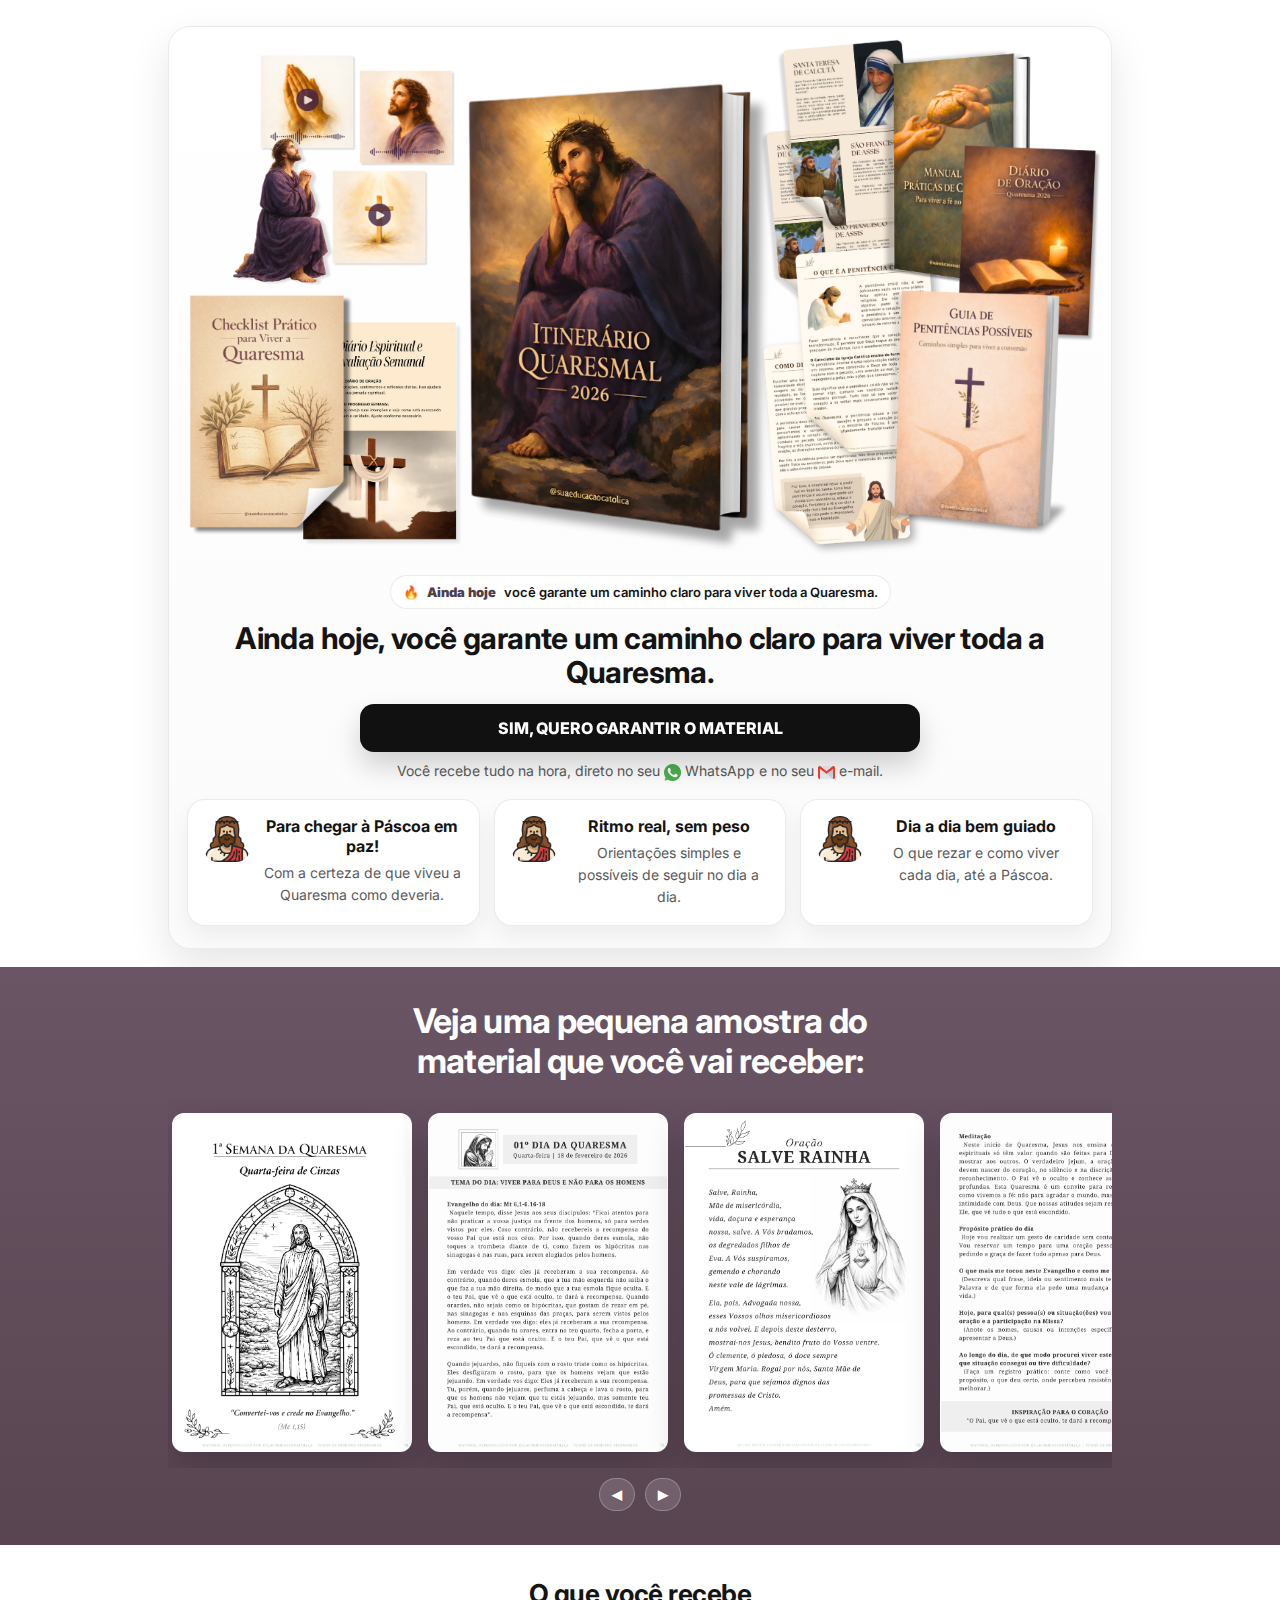
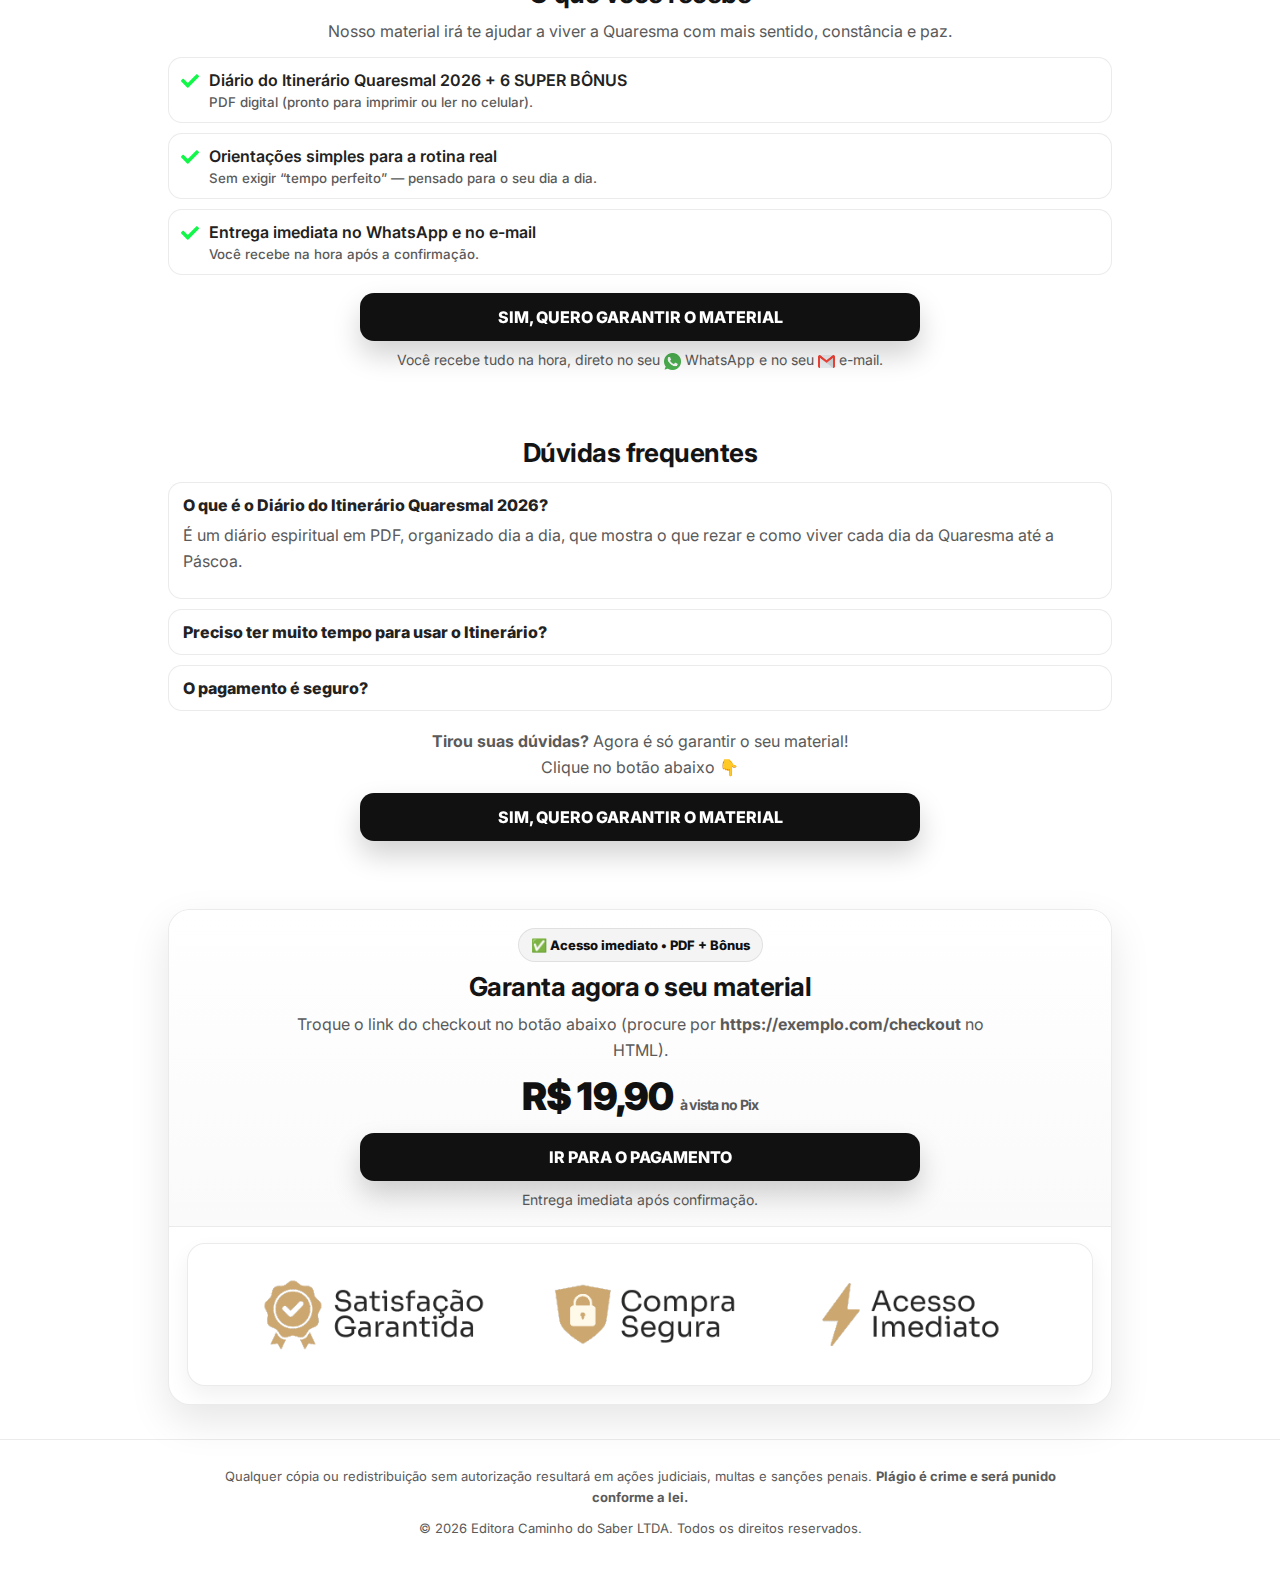
<file: index (26).html>
<!doctype html>
<html lang="pt-BR">
<head>
  <meta charset="utf-8">
  <meta name="viewport" content="width=device-width, initial-scale=1, viewport-fit=cover">
  <title>Diário do Itinerário Quaresmal 2026 – Editora Católica</title>
  <meta name="description" content="Diário espiritual em PDF, organizado dia a dia, com orientações simples para viver a Quaresma até a Páscoa.">
  <link rel="preconnect" href="https://fonts.googleapis.com">
  <link rel="preconnect" href="https://fonts.gstatic.com" crossorigin>
  <link href="https://fonts.googleapis.com/css2?family=Inter:wght@400;500;600;700;800&display=swap" rel="stylesheet">

  <style>
    :root{
      --bg:#ffffff;
      --ink:#141414;
      --muted:#5a5a5a;
      --card:#ffffff;
      --border:rgba(0,0,0,.08);
      --shadow:0 16px 40px rgba(0,0,0,.10);
      --accent:#6a5565;
      --accent2:#4f3e4b;
      --cta:#111;
      --ctaText:#fff;
      --ok:#11F849;
      --radius:18px;
      --max:980px;
    }

    *{box-sizing:border-box}
    html{scroll-behavior:smooth}
    body{
      margin:0;
      font-family:Inter,system-ui,-apple-system,Segoe UI,Roboto,Arial,sans-serif;
      color:var(--ink);
      background:var(--bg);
      -webkit-font-smoothing:antialiased;
      text-rendering:optimizeLegibility;
    }

    .wrap{max-width:var(--max); margin:0 auto; padding:0 18px}
    .section{padding:34px 0}
    .hero{padding:26px 0 18px}
    .heroCard{
      border:1px solid var(--border);
      border-radius:22px;
      box-shadow:var(--shadow);
      overflow:hidden;
      background:linear-gradient(180deg, #fff, #fbfbfb);
    }
    .heroImg{width:100%; display:block}
    .heroBody{padding:18px 18px 22px}
    h1,h2,h3{margin:0 0 10px}
    h1{font-size:30px; line-height:1.15; letter-spacing:-.02em}
    h2{font-size:26px; line-height:1.18; letter-spacing:-.02em}
    p{margin:0 0 12px; color:var(--muted); line-height:1.6}
    .center{text-align:center}
    .pill{
      display:inline-flex; align-items:center; gap:8px;
      font-weight:600; font-size:13px;
      padding:8px 12px; border-radius:999px;
      border:1px solid var(--border);
      background:#fff;
      margin-bottom:12px;
    }
    .pill b{color:var(--accent2)}
    .ctaRow{display:flex; flex-direction:column; gap:10px; align-items:center; margin-top:14px}
    .btn{
      appearance:none; border:0; cursor:pointer;
      display:inline-flex; align-items:center; justify-content:center;
      gap:10px;
      padding:14px 18px;
      border-radius:14px;
      background:var(--cta);
      color:var(--ctaText);
      font-weight:800;
      text-decoration:none;
      width:min(560px, 100%);
      box-shadow:0 14px 28px rgba(0,0,0,.18);
      transform:translateZ(0);
      transition:transform .15s ease, box-shadow .15s ease, opacity .15s ease;
    }
    .btn:hover{transform:translateY(-1px); box-shadow:0 18px 34px rgba(0,0,0,.22)}
    .btn:active{transform:translateY(0px); opacity:.92}
    .subNote{font-size:14px; color:var(--muted); text-align:center}
    .subNote img{width:17px; vertical-align:middle}
    .grid3{
      display:grid; grid-template-columns:repeat(3, 1fr); gap:14px; margin-top:18px
    }
    .card{
      background:var(--card);
      border:1px solid var(--border);
      border-radius:var(--radius);
      box-shadow:0 10px 22px rgba(0,0,0,.06);
      padding:16px;
    }
    .card h3{font-size:16px; margin:0 0 6px}
    .card p{margin:0; font-size:14px}
    .iconRow{display:flex; align-items:flex-start; gap:12px}
    .iconRow img{width:46px; height:46px; border-radius:14px; object-fit:cover}

    .sampleShell{
      background:linear-gradient(180deg, var(--accent) 0%, #594451 100%);
      padding:34px 0;
      color:#fff;
    }
    .sampleShell h2{color:#fff; text-align:center; font-size:34px}
    .carousel{
      margin-top:18px;
      display:flex;
      gap:16px;
      overflow:auto;
      padding:14px 4px 16px;
      scroll-snap-type:x mandatory;
      -webkit-overflow-scrolling:touch;
    }
    .slide{
      flex:0 0 auto;
      width:min(240px, 72vw);
      background:#fff;
      border-radius:12px;
      border:1px solid rgba(255,255,255,.20);
      box-shadow:0 16px 38px rgba(0,0,0,.20);
      scroll-snap-align:center;
      overflow:hidden;
    }
    .slide img{width:100%; height:auto; display:block}
    .carousel::-webkit-scrollbar{height:10px}
    .carousel::-webkit-scrollbar-thumb{background:rgba(255,255,255,.25); border-radius:999px}
    .carousel::-webkit-scrollbar-track{background:rgba(0,0,0,.12); border-radius:999px}

    .carouselControls{display:flex; gap:10px; justify-content:center; margin-top:10px}
    .miniBtn{
      border:1px solid rgba(255,255,255,.25);
      background:rgba(255,255,255,.14);
      color:#fff;
      padding:8px 12px;
      border-radius:999px;
      cursor:pointer;
      font-weight:700;
    }
    .miniBtn:hover{background:rgba(255,255,255,.20)}

    .list{list-style:none; padding:0; margin:10px 0 0; display:flex; flex-direction:column; gap:10px}
    .li{
      display:flex; gap:10px; align-items:flex-start;
      padding:12px 12px;
      border:1px solid var(--border);
      border-radius:14px;
      background:#fff;
    }
    .li svg{flex:0 0 auto; margin-top:2px}
    .li span{color:#222; font-weight:600}
    .li small{display:block; color:var(--muted); font-weight:500; margin-top:4px}

    .offer{
      border-radius:22px;
      border:1px solid var(--border);
      box-shadow:var(--shadow);
      overflow:hidden;
      background:#fff;
    }
    .offerHead{
      padding:18px;
      background:linear-gradient(180deg, #fff, #fafafa);
      border-bottom:1px solid var(--border);
    }
    .priceRow{display:flex; flex-wrap:wrap; gap:12px; align-items:baseline; justify-content:center; margin-top:10px}
    .price{font-size:38px; font-weight:900; letter-spacing:-.02em; color:#111;}
    .price small{font-size:14px; color:var(--muted); font-weight:700}
    .badge{
      display:inline-flex; align-items:center; gap:8px;
      padding:8px 12px;
      border-radius:999px;
      background:#f4f4f4;
      border:1px solid var(--border);
      font-weight:800;
      color:#111;
      font-size:13px;
    }

    .faq details{
      border:1px solid var(--border);
      border-radius:14px;
      padding:12px 14px;
      background:#fff;
    }
    .faq details + details{margin-top:10px}
    .faq summary{cursor:pointer; font-weight:800; color:#222; list-style:none}
    .faq summary::-webkit-details-marker{display:none}
    .faq p{margin-top:8px; color:var(--muted)}

    footer{padding:26px 0 40px; border-top:1px solid var(--border); color:var(--muted); font-size:13px}

    #toast-compras{
      position:fixed; right:18px; bottom:18px; z-index:1000;
      background:#fff; padding:10px 14px; display:flex; align-items:center; justify-content:center;
      gap:14px; border-radius:14px; box-shadow:0 16px 38px rgba(0,0,0,.18);
      transform:translateY(calc(100% + 40px)); transition:all .25s ease; opacity:0;
      max-width:min(420px, calc(100vw - 36px));
    }
    #toast-compras.show{transform:none; opacity:1}
    #toast-compras *{font-family:Inter, sans-serif}
    #toast-compras svg{
      width:36px; height:36px; fill:var(--ok); border:3px solid var(--ok);
      padding:5px; border-radius:999px
    }
    #toast-compras .linha-1{display:flex; gap:12px; align-items:center; margin:0 0 4px}
    #toast-compras .nome{font-size:14px; font-weight:800; line-height:14px; color:#1b1b1b; margin:0}
    #toast-compras .tempo{font-size:12px; font-weight:600; line-height:12px; color:#7a7a7a; margin:0}
    #toast-compras .linha-2{font-size:13px; font-weight:600; line-height:1.3; color:#1b1b1b; margin:0}
    #toast-compras .linha-2 b{color:#111}
    #toast-close{
      border:0; background:transparent; cursor:pointer;
      font-size:18px; line-height:18px; color:#888; padding:6px; border-radius:10px;
    }
    #toast-close:hover{background:#f2f2f2}

    @media (max-width: 860px){
      .grid3{grid-template-columns:1fr}
      h1{font-size:26px}
      h2{font-size:22px}
      .sampleShell h2{font-size:28px}
      .price{font-size:34px}
    }
  </style>
</head>

<body>
  <header class="hero">
    <div class="wrap">
      <div class="heroCard">
        <img class="heroImg" src="/images/super-oferta-quaresma.png" alt="Super Oferta Quaresma">
        <div class="heroBody center">
          <div class="pill">🔥 <b>Ainda hoje</b> você garante um caminho claro para viver toda a Quaresma.</div>
          <h1>Ainda hoje, você garante um caminho claro para viver toda a Quaresma.</h1>
          <div class="ctaRow">
            <a class="btn" href="#oferta" aria-label="Ir para a oferta">SIM, QUERO GARANTIR O MATERIAL</a>
            <div class="subNote">
              Você recebe tudo na hora, direto no seu
              <img src="/images/733585.png" alt="WhatsApp"> WhatsApp e no seu
              <img src="/images/732200.png" alt="E-mail"> e-mail.
            </div>
          </div>

          <div class="grid3">
            <div class="card">
              <div class="iconRow">
                <img src="/images/jesus.png" alt="Ícone">
                <div>
                  <h3>Para chegar à Páscoa em paz!</h3>
                  <p>Com a certeza de que viveu a Quaresma como deveria.</p>
                </div>
              </div>
            </div>
            <div class="card">
              <div class="iconRow">
                <img src="/images/jesus.png" alt="Ícone">
                <div>
                  <h3>Ritmo real, sem peso</h3>
                  <p>Orientações simples e possíveis de seguir no dia a dia.</p>
                </div>
              </div>
            </div>
            <div class="card">
              <div class="iconRow">
                <img src="/images/jesus.png" alt="Ícone">
                <div>
                  <h3>Dia a dia bem guiado</h3>
                  <p>O que rezar e como viver cada dia, até a Páscoa.</p>
                </div>
              </div>
            </div>
          </div>

        </div>
      </div>
    </div>
  </header>

  <section class="sampleShell" id="amostra">
    <div class="wrap">
      <h2>Veja uma pequena amostra do<br>material que você vai receber:</h2>

      <div class="carousel" id="amostra-carousel" aria-label="Carrossel de amostras">
        <div class="slide"><img src="/images/01.PNG" alt="Amostra 1" loading="lazy"></div>
        <div class="slide"><img src="/images/02.PNG" alt="Amostra 2" loading="lazy"></div>
        <div class="slide"><img src="/images/03.PNG" alt="Amostra 3" loading="lazy"></div>
        <div class="slide"><img src="/images/04.PNG" alt="Amostra 4" loading="lazy"></div>
        <div class="slide"><img src="/images/05.PNG" alt="Amostra 5" loading="lazy"></div>
        <div class="slide"><img src="/images/06.PNG" alt="Amostra 6" loading="lazy"></div>
      </div>

      <div class="carouselControls">
        <button class="miniBtn" type="button" data-dir="-1">◀</button>
        <button class="miniBtn" type="button" data-dir="1">▶</button>
      </div>
    </div>
  </section>

  <section class="section">
    <div class="wrap">
      <h2 class="center">O que você recebe</h2>
      <p class="center">Nosso material irá te ajudar a viver a Quaresma com mais sentido, constância e paz.</p>

      <ul class="list">
        <li class="li">
          <svg aria-hidden="true" width="18" height="18" viewBox="0 0 512 512"><path d="M173.898 439.404l-166.4-166.4c-9.997-9.997-9.997-26.206 0-36.204l36.203-36.204c9.997-9.998 26.207-9.998 36.204 0L192 312.69 432.095 72.596c9.997-9.997 26.207-9.997 36.204 0l36.203 36.204c9.997 9.998 9.997 26.207 0 36.204l-294.4 294.401c-9.998 9.997-26.207 9.997-36.204-.001z" fill="#11F849"/></svg>
          <div>
            <span>Diário do Itinerário Quaresmal 2026 + 6 SUPER BÔNUS</span>
            <small>PDF digital (pronto para imprimir ou ler no celular).</small>
          </div>
        </li>
        <li class="li">
          <svg aria-hidden="true" width="18" height="18" viewBox="0 0 512 512"><path d="M173.898 439.404l-166.4-166.4c-9.997-9.997-9.997-26.206 0-36.204l36.203-36.204c9.997-9.998 26.207-9.998 36.204 0L192 312.69 432.095 72.596c9.997-9.997 26.207-9.997 36.204 0l36.203 36.204c9.997 9.998 9.997 26.207 0 36.204l-294.4 294.401c-9.998 9.997-26.207 9.997-36.204-.001z" fill="#11F849"/></svg>
          <div>
            <span>Orientações simples para a rotina real</span>
            <small>Sem exigir “tempo perfeito” — pensado para o seu dia a dia.</small>
          </div>
        </li>
        <li class="li">
          <svg aria-hidden="true" width="18" height="18" viewBox="0 0 512 512"><path d="M173.898 439.404l-166.4-166.4c-9.997-9.997-9.997-26.206 0-36.204l36.203-36.204c9.997-9.998 26.207-9.998 36.204 0L192 312.69 432.095 72.596c9.997-9.997 26.207-9.997 36.204 0l36.203 36.204c9.997 9.998 9.997 26.207 0 36.204l-294.4 294.401c-9.998 9.997-26.207 9.997-36.204-.001z" fill="#11F849"/></svg>
          <div>
            <span>Entrega imediata no WhatsApp e no e-mail</span>
            <small>Você recebe na hora após a confirmação.</small>
          </div>
        </li>
      </ul>

      <div class="center" style="margin-top:18px">
        <a class="btn" href="#oferta">SIM, QUERO GARANTIR O MATERIAL</a>
        <div class="subNote" style="margin-top:10px">
          Você recebe tudo na hora, direto no seu
          <img src="/images/733585.png" alt="WhatsApp"> WhatsApp e no seu
          <img src="/images/732200.png" alt="E-mail"> e-mail.
        </div>
      </div>
    </div>
  </section>

  <section class="section" id="duvidas">
    <div class="wrap">
      <h2 class="center">Dúvidas frequentes</h2>

      <div class="faq" style="margin-top:14px">
        <details open>
          <summary>O que é o Diário do Itinerário Quaresmal 2026?</summary>
          <p>É um diário espiritual em PDF, organizado dia a dia, que mostra o que rezar e como viver cada dia da Quaresma até a Páscoa.</p>
        </details>
        <details>
          <summary>Preciso ter muito tempo para usar o Itinerário?</summary>
          <p>Não. O material foi pensado para a rotina real, com orientações simples e possíveis de seguir no dia a dia.</p>
        </details>
        <details>
          <summary>O pagamento é seguro?</summary>
          <p>Sim! O pagamento é processado por <b>plataformas 100% seguras</b>, garantindo proteção total dos seus dados.</p>
        </details>
      </div>

      <div class="center" style="margin-top:18px">
        <p><strong>Tirou suas dúvidas?</strong> Agora é só garantir o seu material!<br>Clique no botão abaixo 👇</p>
        <a class="btn" href="#oferta">SIM, QUERO GARANTIR O MATERIAL</a>
      </div>
    </div>
  </section>

  <section class="section" id="oferta">
    <div class="wrap">
      <div class="offer">
        <div class="offerHead center">
          <div class="badge">✅ Acesso imediato • PDF + Bônus</div>
          <h2 style="margin-top:10px">Garanta agora o seu material</h2>
          <p style="max-width:740px; margin:0 auto">Troque o link do checkout no botão abaixo (procure por <b>https://exemplo.com/checkout</b> no HTML).</p>

          <div class="priceRow">
            <div class="price">R$ 19,90 <small>à vista no Pix</small></div>
          </div>

          <div style="margin-top:14px">
            <a class="btn" href="https://exemplo.com/checkout" target="_blank" rel="noopener">IR PARA O PAGAMENTO</a>
            <div class="subNote" style="margin-top:10px">Entrega imediata após confirmação.</div>
          </div>
        </div>

        <div class="wrap" style="padding:0 18px 18px">
          <div class="card" style="margin-top:16px">
            <img src="/images/Satisfacao-Garantida-1.png" alt="Satisfação Garantida" style="width:100%; height:auto; display:block">
          </div>
        </div>
      </div>
    </div>
  </section>

  <footer>
    <div class="wrap center">
      <p style="max-width:860px; margin:0 auto 10px">
        Qualquer cópia ou redistribuição sem autorização resultará em ações judiciais, multas e sanções penais.
        <strong>Plágio é crime e será punido conforme a lei.</strong>
      </p>
      <p style="margin:0">© 2026 Editora Caminho do Saber LTDA. Todos os direitos reservados.</p>
    </div>
  </footer>

  <div id="toast-compras" aria-live="polite" aria-atomic="true">
    <svg aria-hidden="true" viewBox="0 0 512 512"><path d="M256 8C119 8 8 119 8 256s111 248 248 248 248-111 248-248S393 8 256 8zm-28.3 362.8L114.5 257.7c-6.2-6.2-6.2-16.4 0-22.6l22.6-22.6c6.2-6.2 16.4-6.2 22.6 0l67.4 67.4 140.2-140.2c6.2-6.2 16.4-6.2 22.6 0l22.6 22.6c6.2 6.2 6.2 16.4 0 22.6L250.3 370.8c-6.3 6.2-16.4 6.2-22.6 0z"></path></svg>
    <div class="textos">
      <div class="linha-1">
        <p class="nome" id="toast-nome">—</p>
        <p class="tempo" id="toast-tempo">—</p>
      </div>
      <p class="linha-2" id="toast-linha2">—</p>
    </div>
    <button id="toast-close" aria-label="Fechar">×</button>
  </div>

  <script>
    (function(){
      const track = document.getElementById('amostra-carousel');
      if(!track) return;

      const slideWidth = () => {
        const first = track.querySelector('.slide');
        return first ? (first.getBoundingClientRect().width + 16) : 260;
      };

      document.querySelectorAll('.miniBtn').forEach(btn=>{
        btn.addEventListener('click', ()=>{
          const dir = Number(btn.dataset.dir || 1);
          track.scrollBy({ left: dir * slideWidth(), behavior:'smooth' });
        });
      });

      let auto = null;
      const start = ()=>{
        stop();
        auto = setInterval(()=>{
          const max = track.scrollWidth - track.clientWidth - 4;
          if(track.scrollLeft >= max){
            track.scrollTo({left:0, behavior:'smooth'});
          }else{
            track.scrollBy({left: slideWidth(), behavior:'smooth'});
          }
        }, 2200);
      };
      const stop = ()=>{ if(auto) clearInterval(auto); auto=null; };
      track.addEventListener('mouseenter', stop);
      track.addEventListener('mouseleave', start);
      track.addEventListener('touchstart', stop, {passive:true});
      track.addEventListener('touchend', start, {passive:true});
      start();
    })();

    (function(){
      const compras = [
        { nome: "Maria do Carmo", tempo: "46 minutos", pagamento: "Pix" },
        { nome: "Aparecida Silveira", tempo: "22 minutos", pagamento: "Pix" },
        { nome: "Lourdes Cavalcante", tempo: "32 minutos", pagamento: "cartão de crédito" },
        { nome: "Francisca R.", tempo: "12 minutos", pagamento: "Pix" },
        { nome: "Dona Antônia F.", tempo: "51 minutos", pagamento: "Pix" },
        { nome: "Benedita D.", tempo: "37 minutos", pagamento: "Pix" },
        { nome: "Sra. Terezinha M.", tempo: "5 minutos", pagamento: "cartão de crédito" },
        { nome: "Conceição Santos", tempo: "32 minutos", pagamento: "Pix" }
      ];

      const toast = document.getElementById('toast-compras');
      const nomeEl = document.getElementById('toast-nome');
      const tempoEl = document.getElementById('toast-tempo');
      const linha2El = document.getElementById('toast-linha2');
      const close = document.getElementById('toast-close');
      if(!toast || !nomeEl || !tempoEl || !linha2El) return;

      let idx = 0;
      let hideTimer = null;
      const showToast = () => {
        const c = compras[idx % compras.length];
        idx++;
        nomeEl.textContent = c.nome;
        tempoEl.textContent = c.tempo;
        linha2El.innerHTML = `Comprou agora via <b>${c.pagamento}</b>.`;
        toast.classList.add('show');

        clearTimeout(hideTimer);
        hideTimer = setTimeout(()=> toast.classList.remove('show'), 4200);
      };

      close.addEventListener('click', ()=> toast.classList.remove('show'));

      setTimeout(()=>{
        showToast();
        setInterval(showToast, 9500);
      }, 5000);
    })();
  </script>
</body>
</html>
</file>
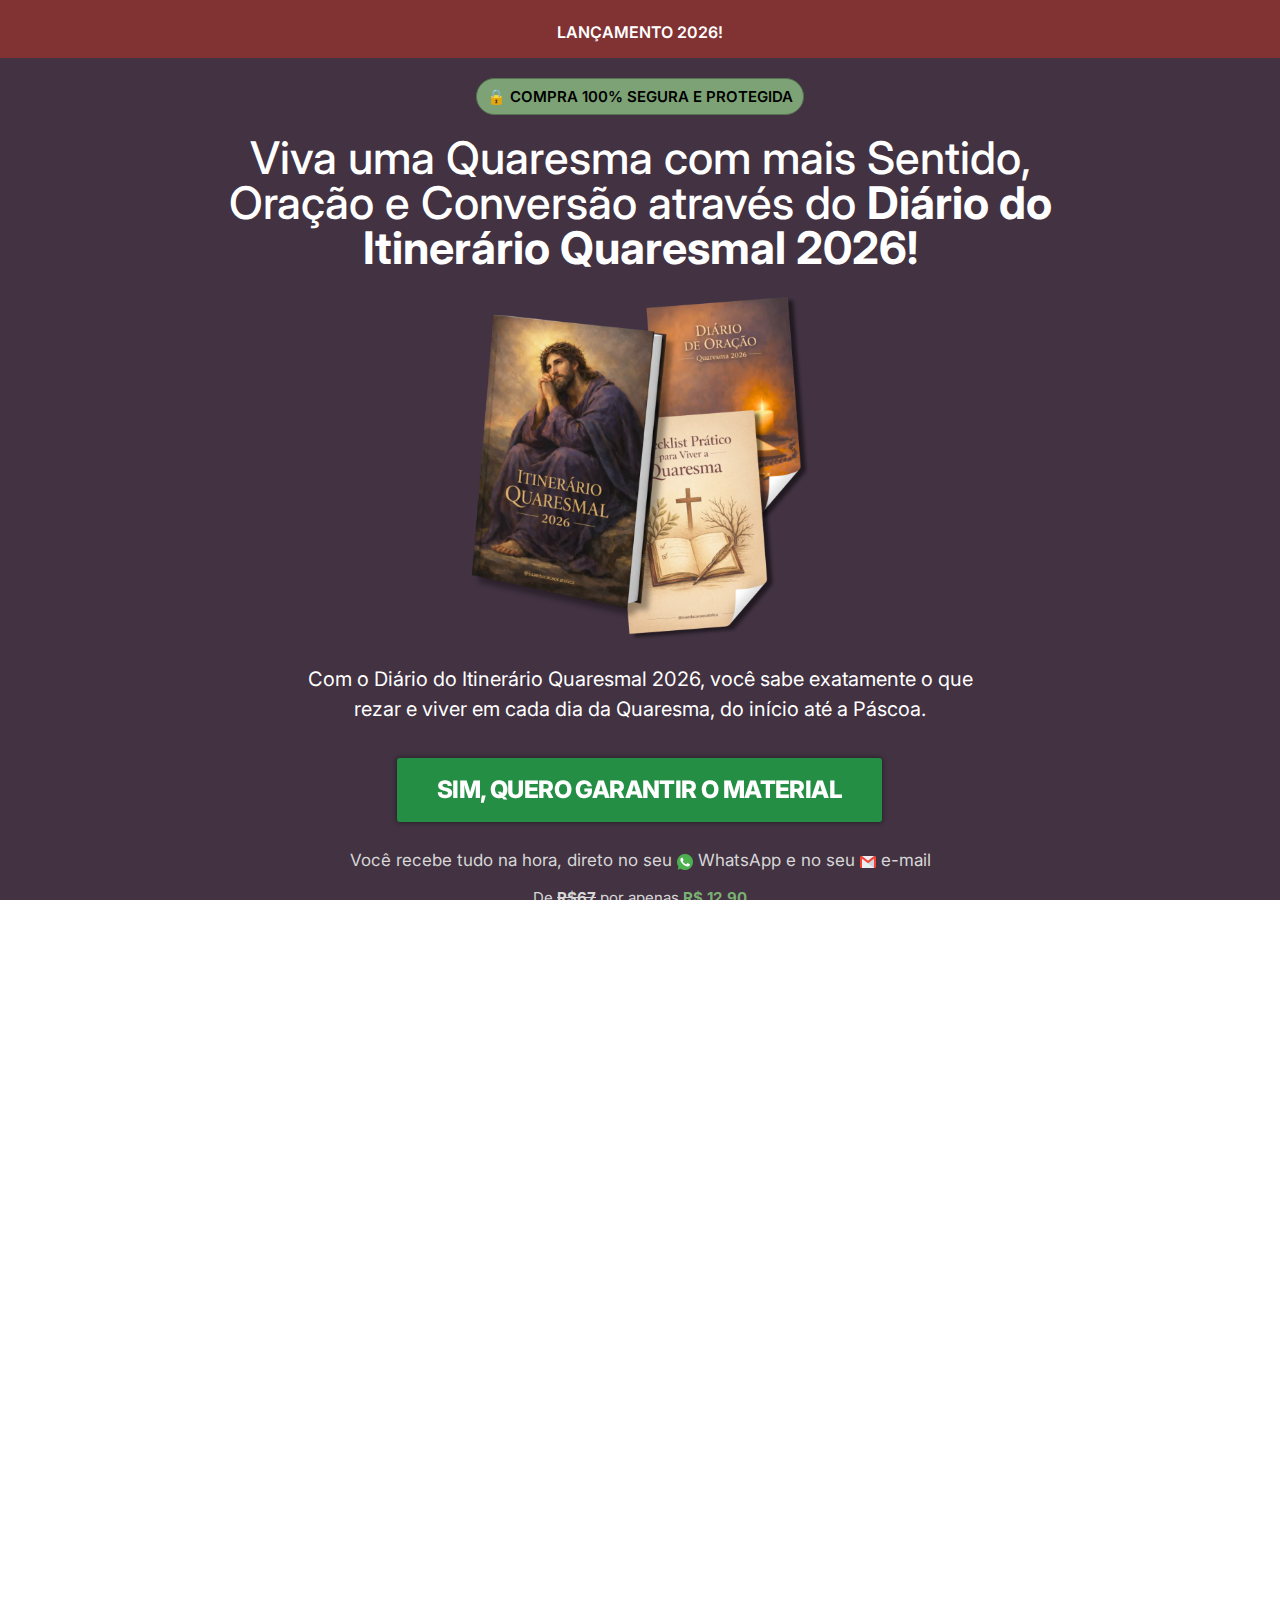
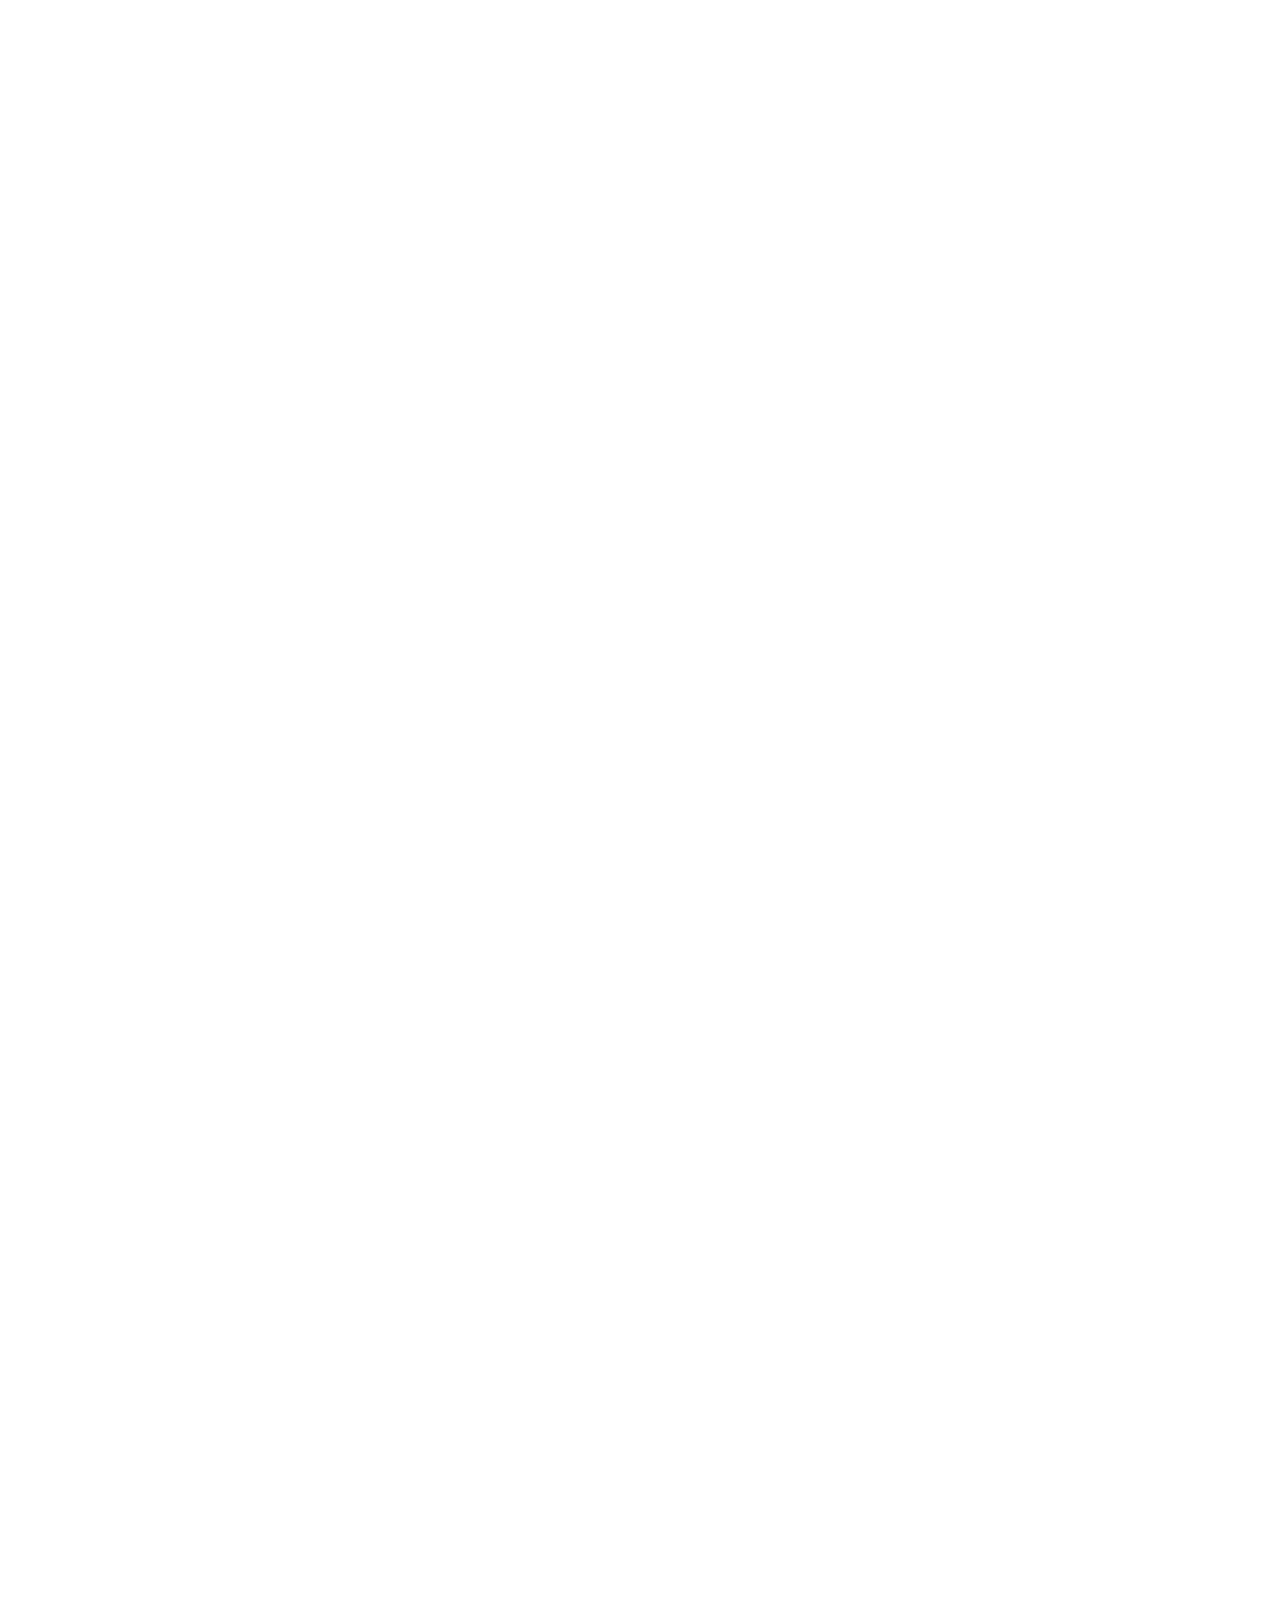
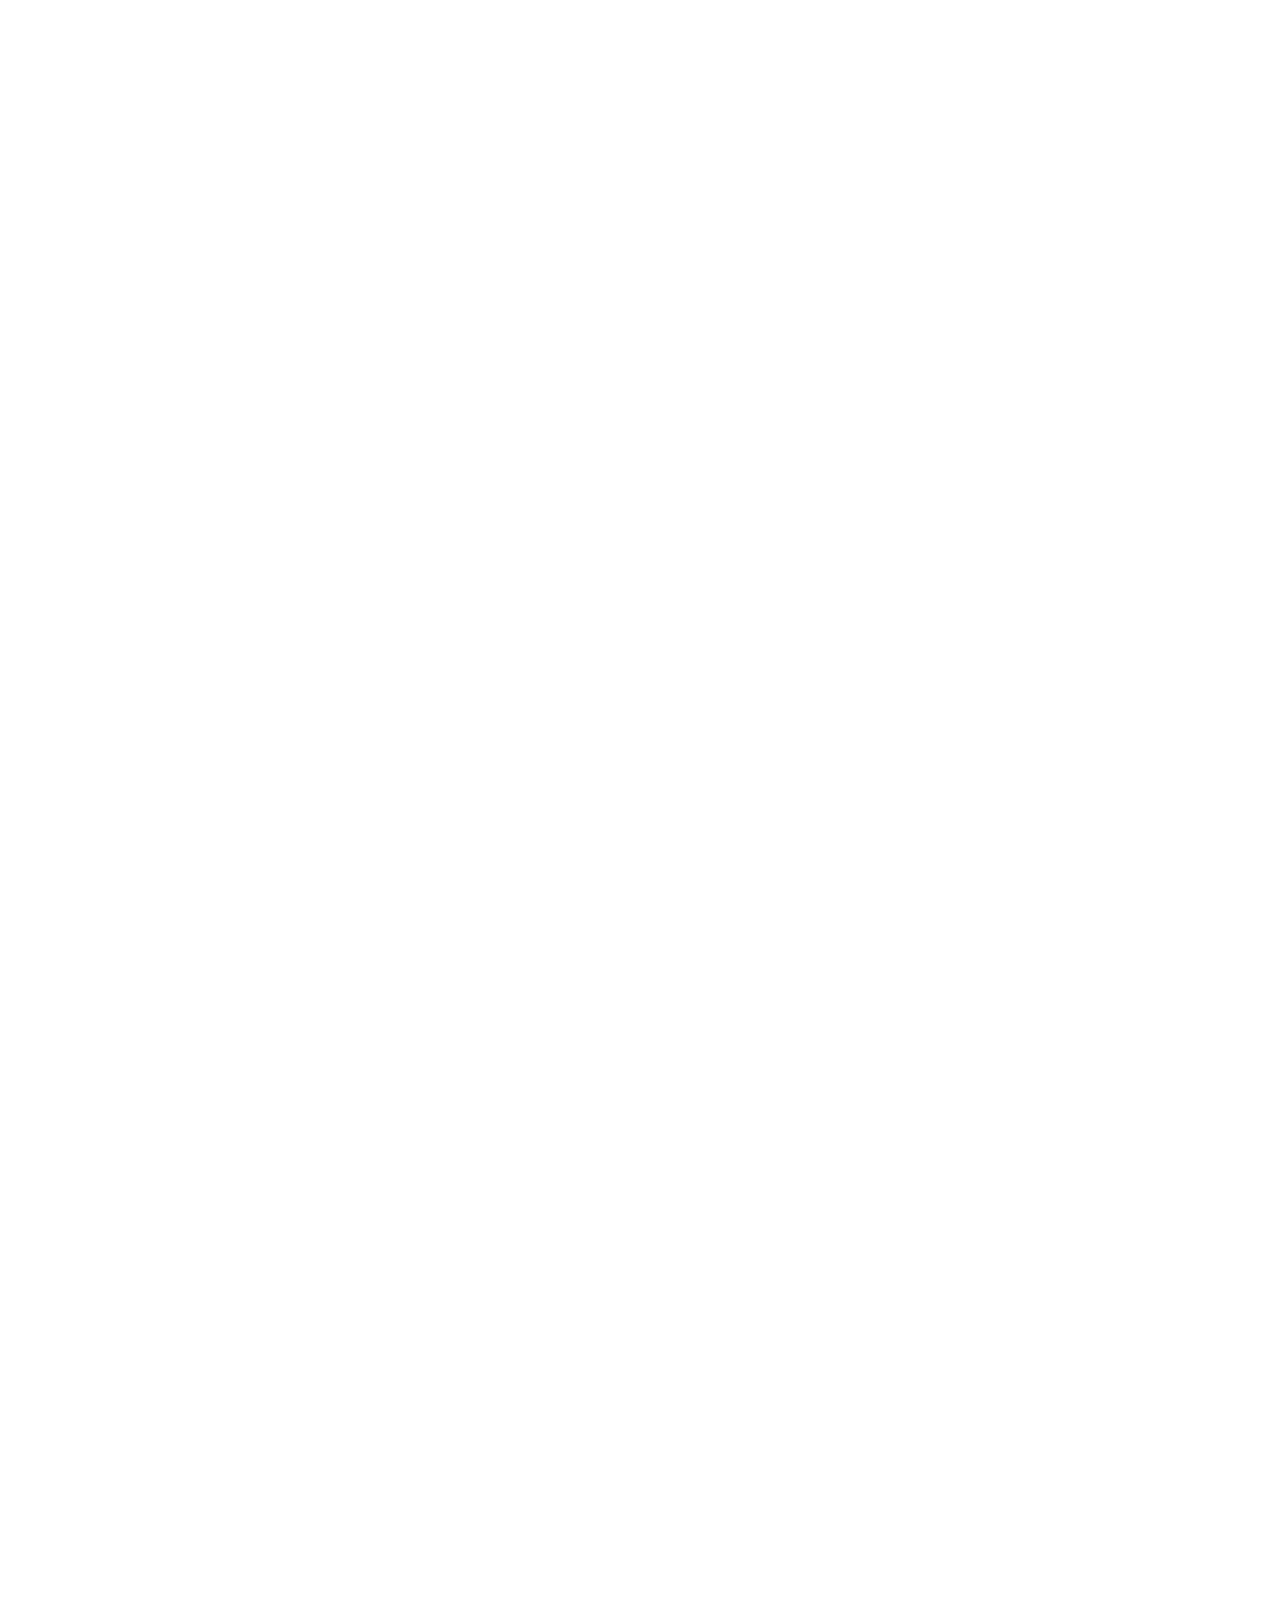
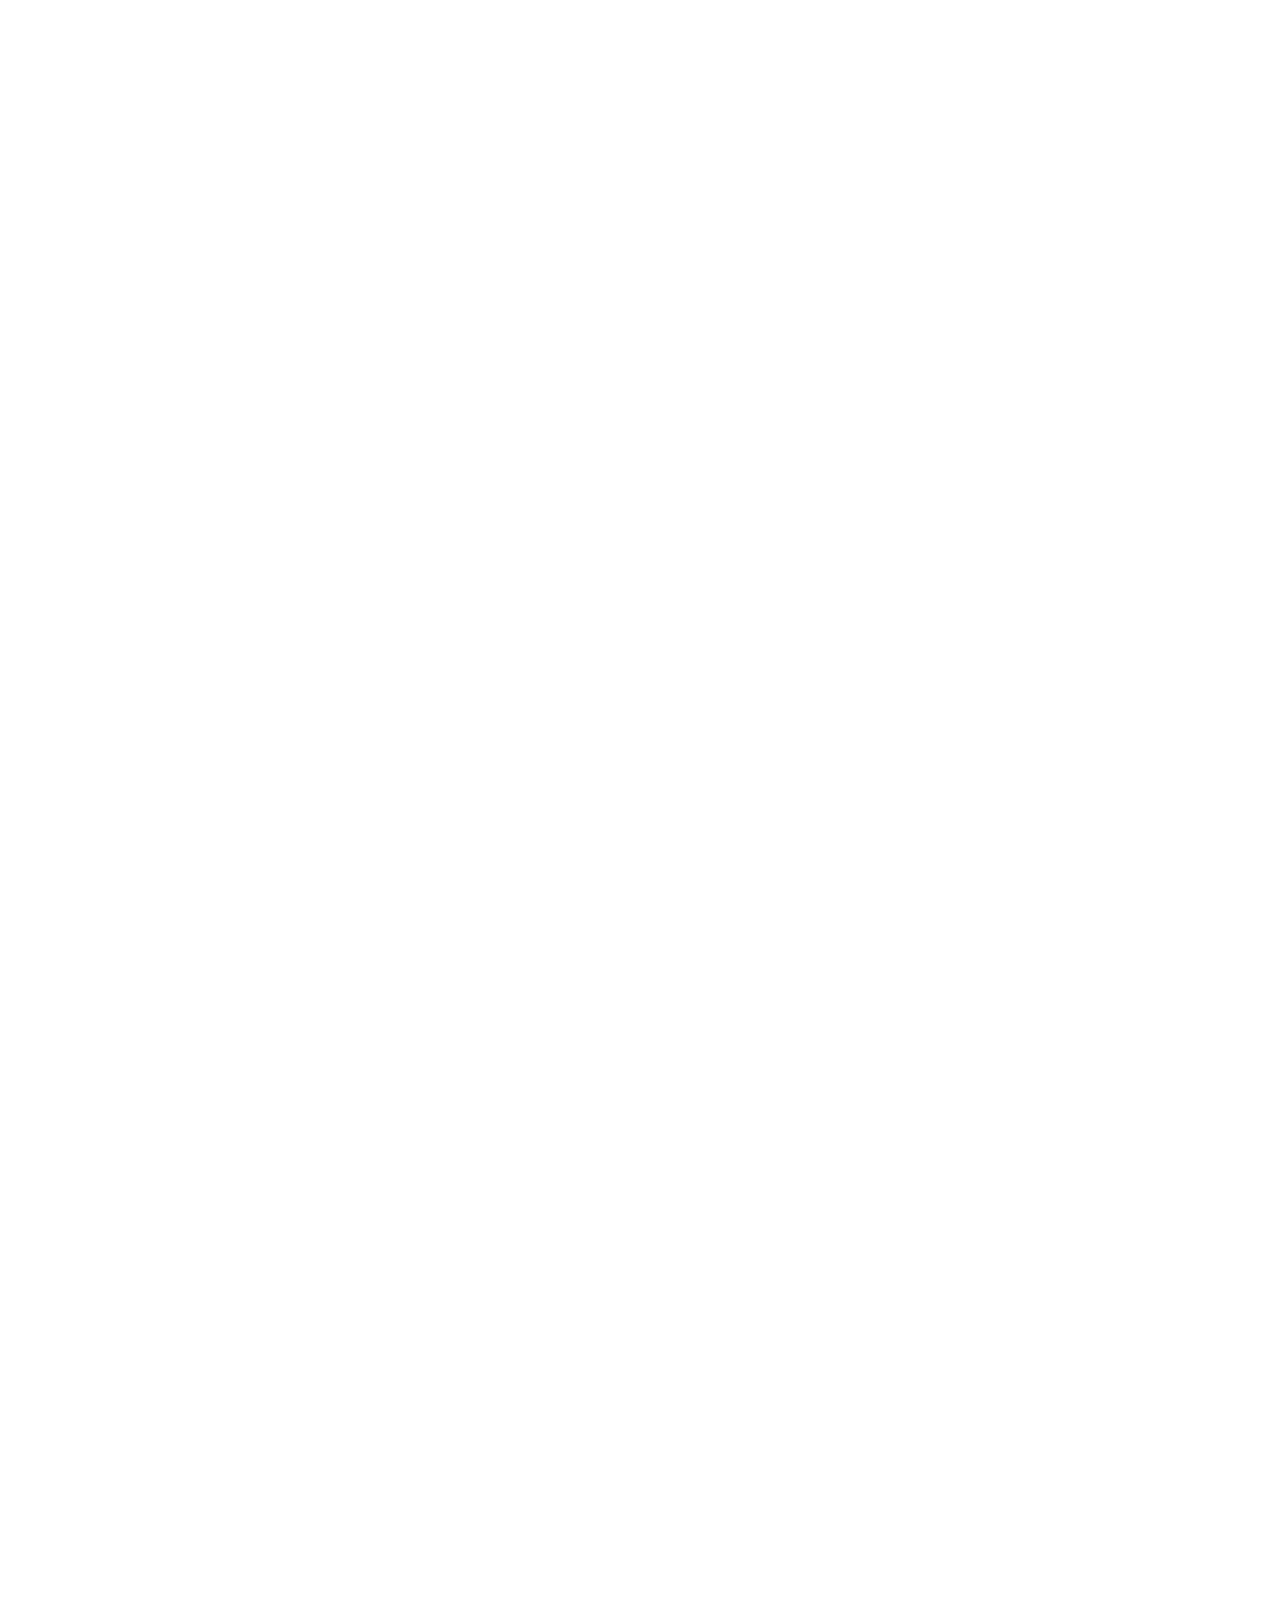
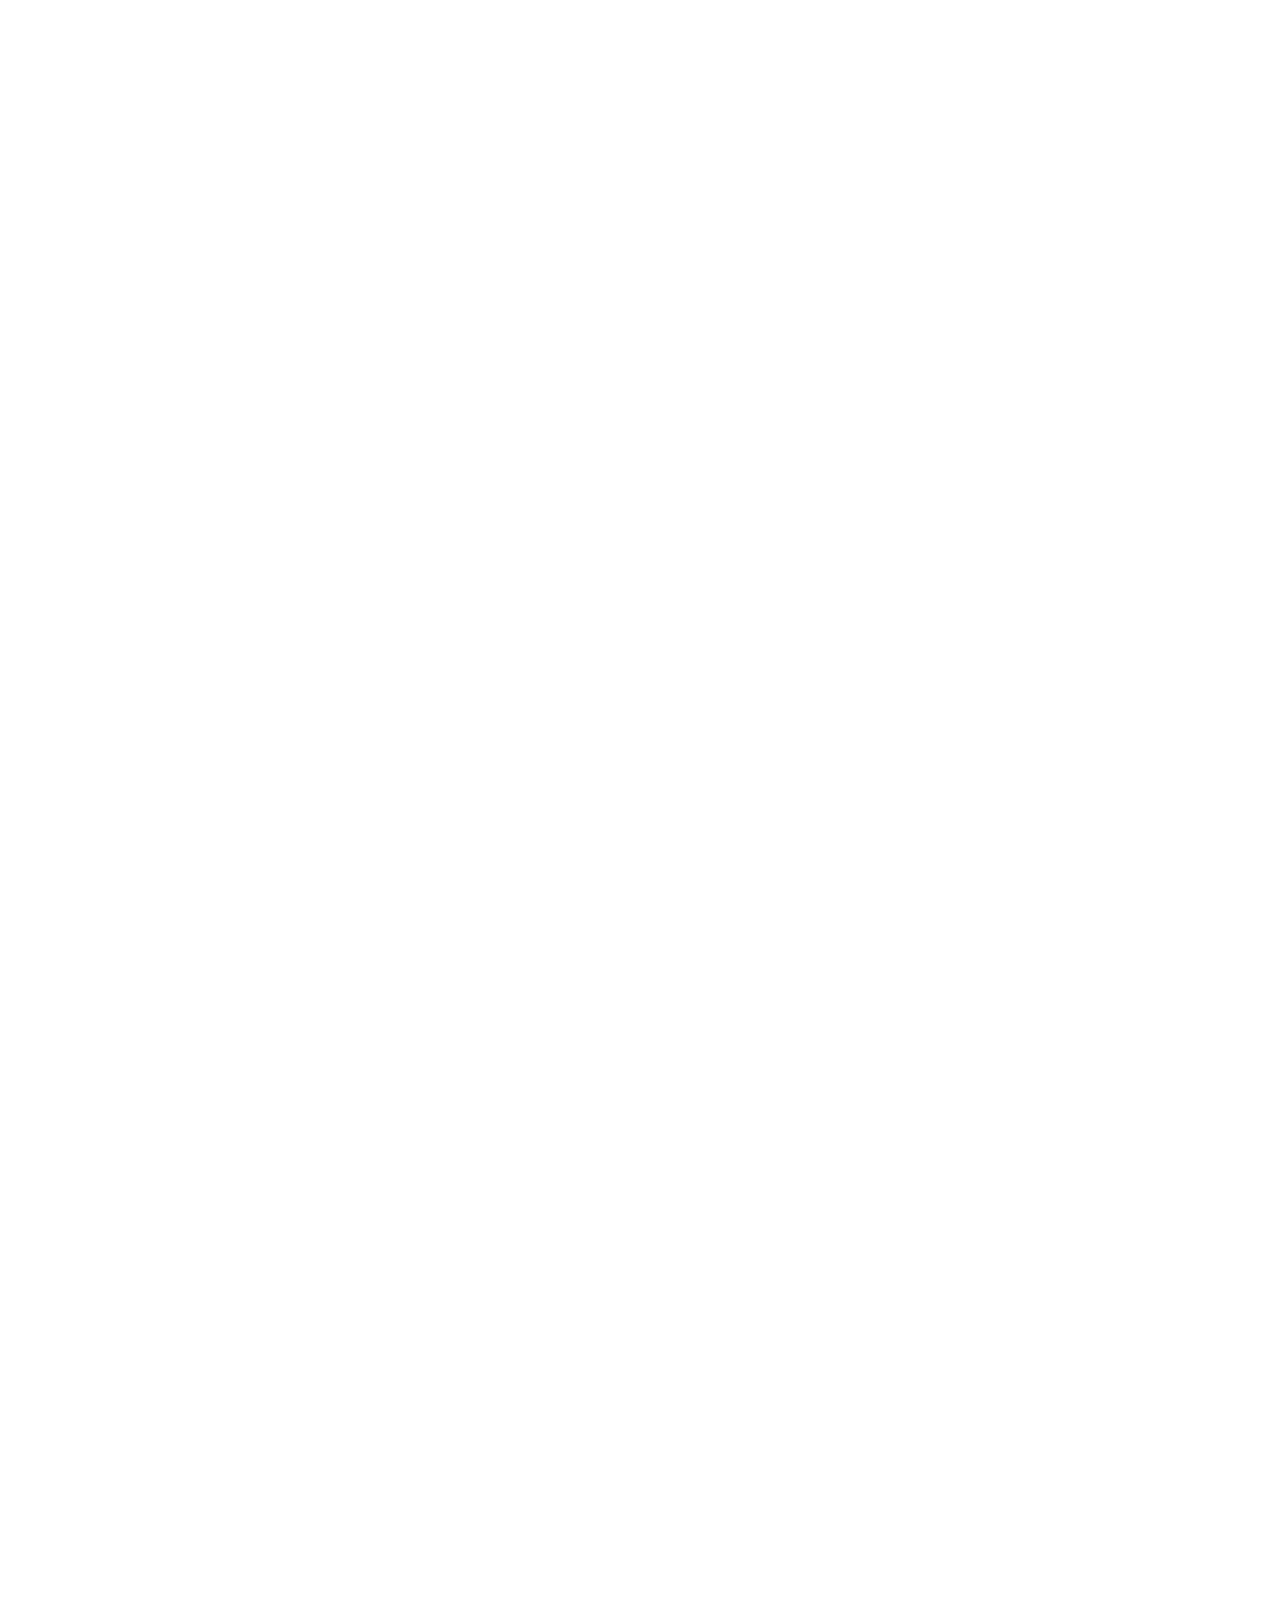
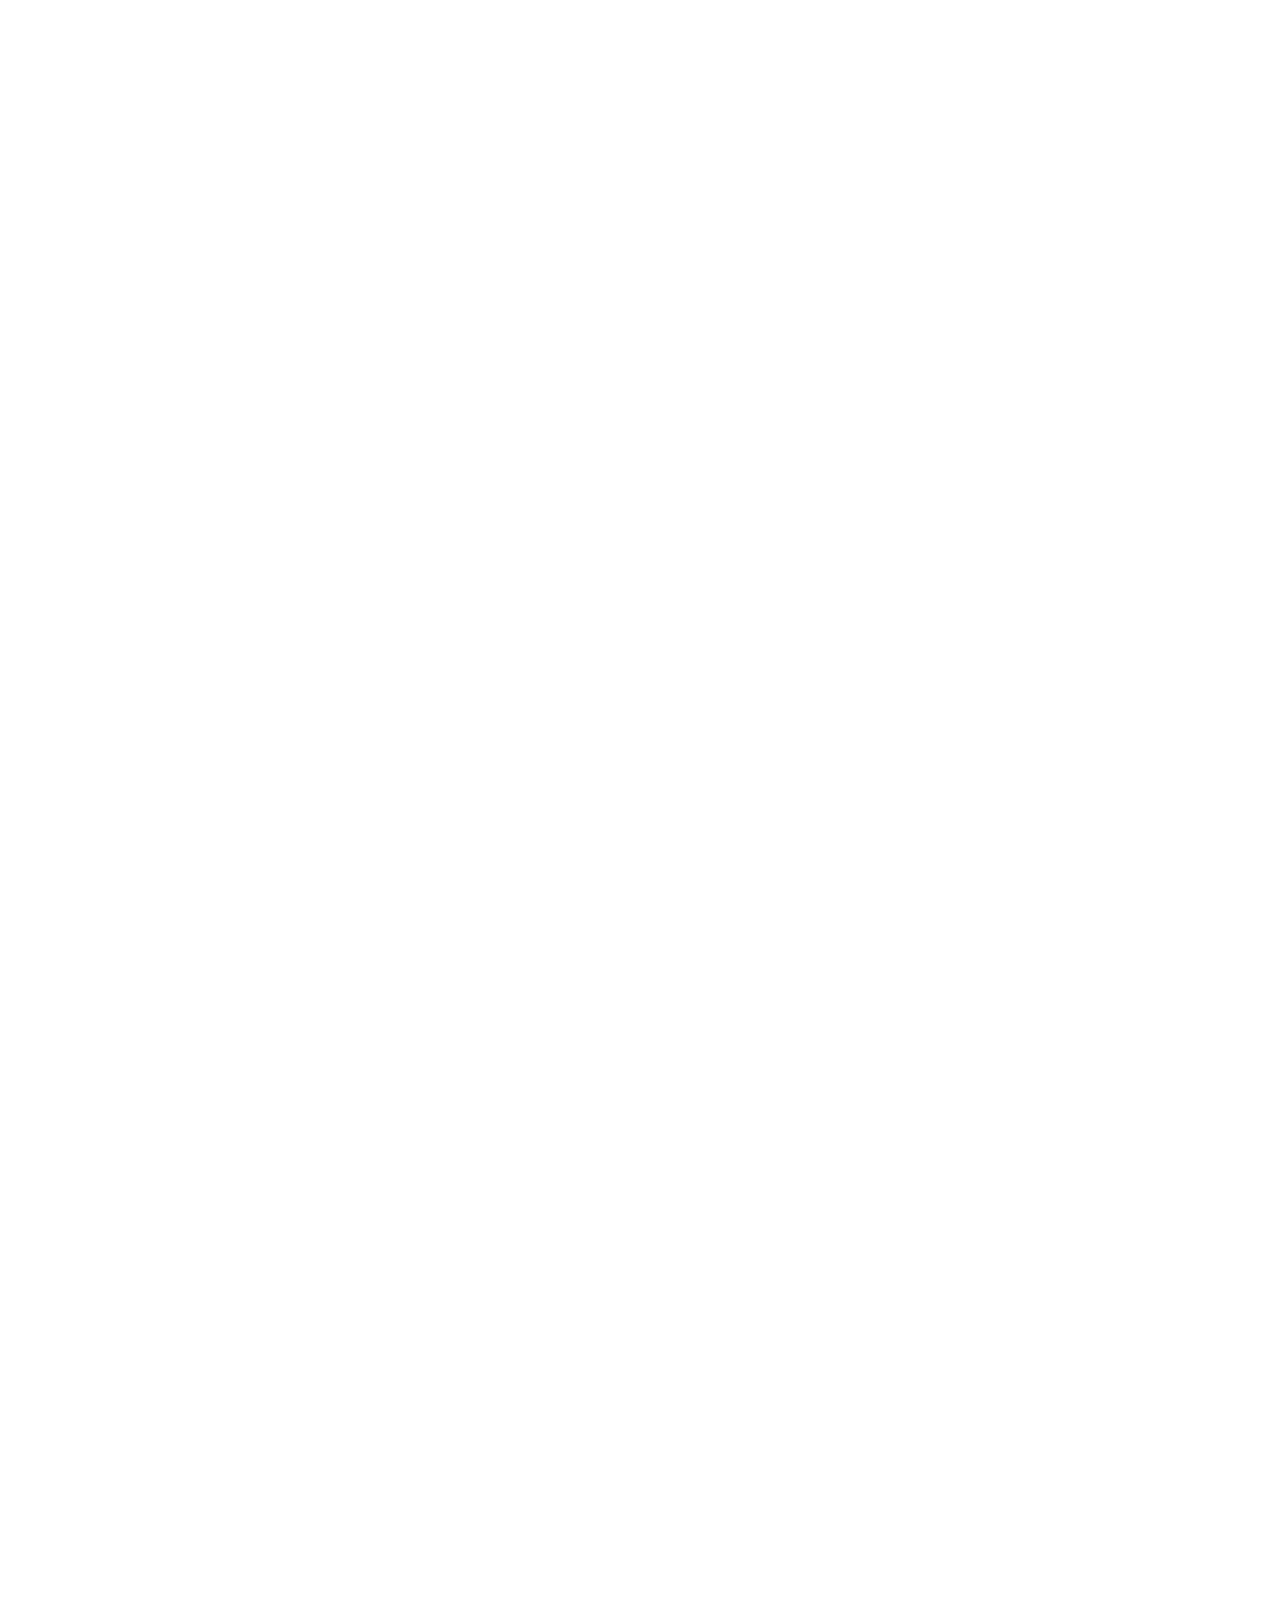
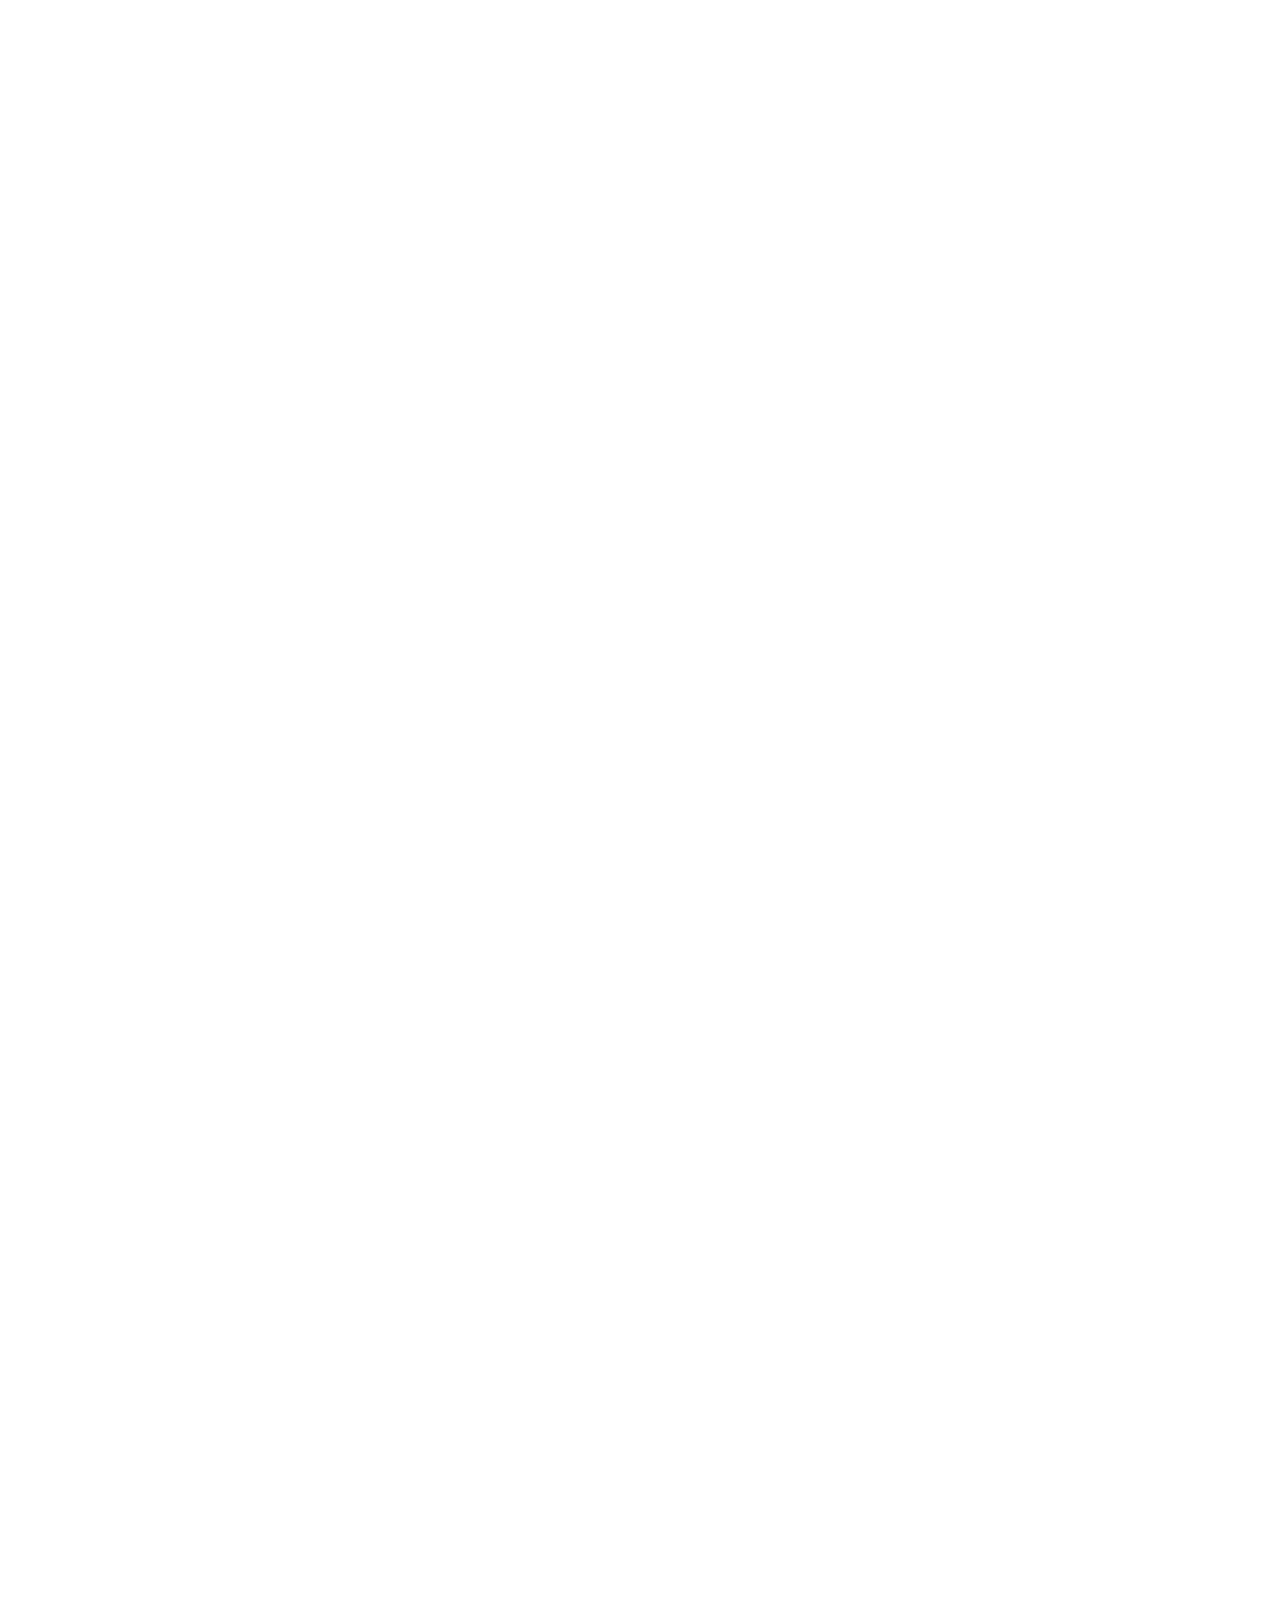
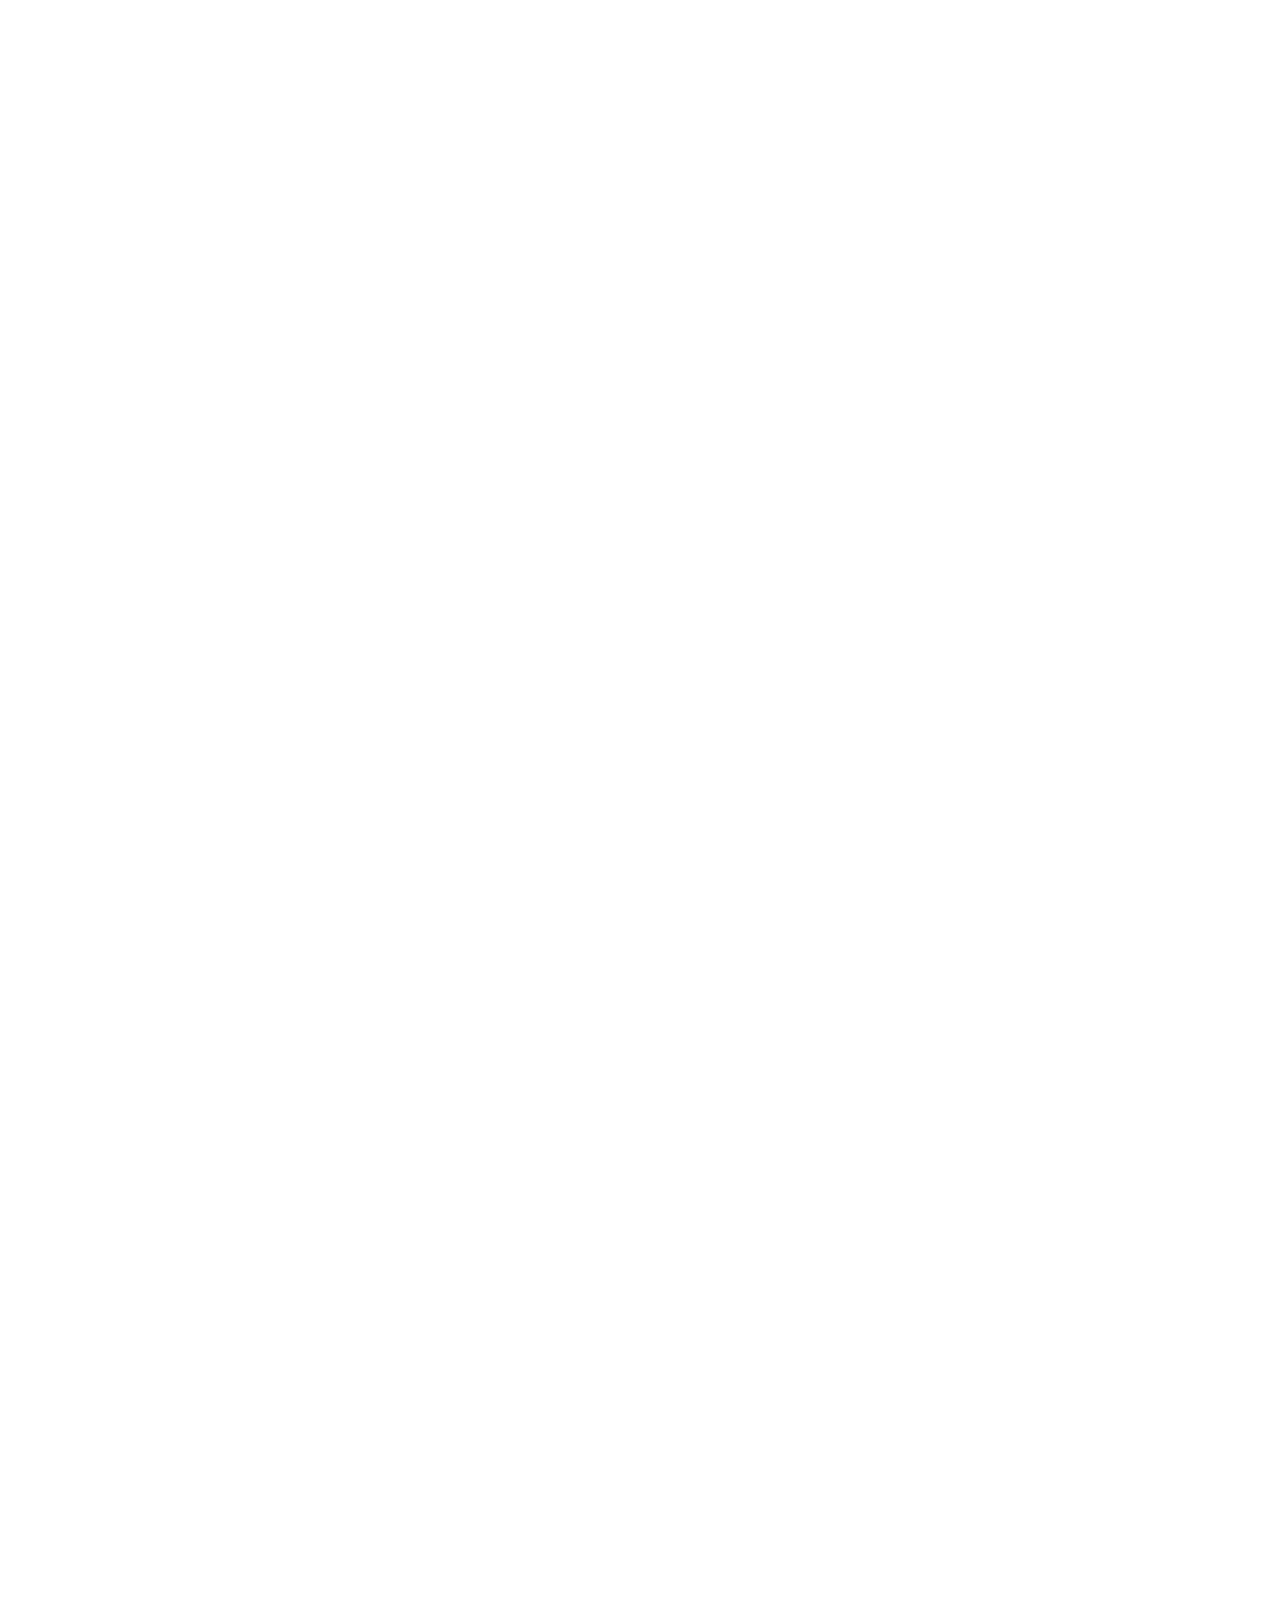
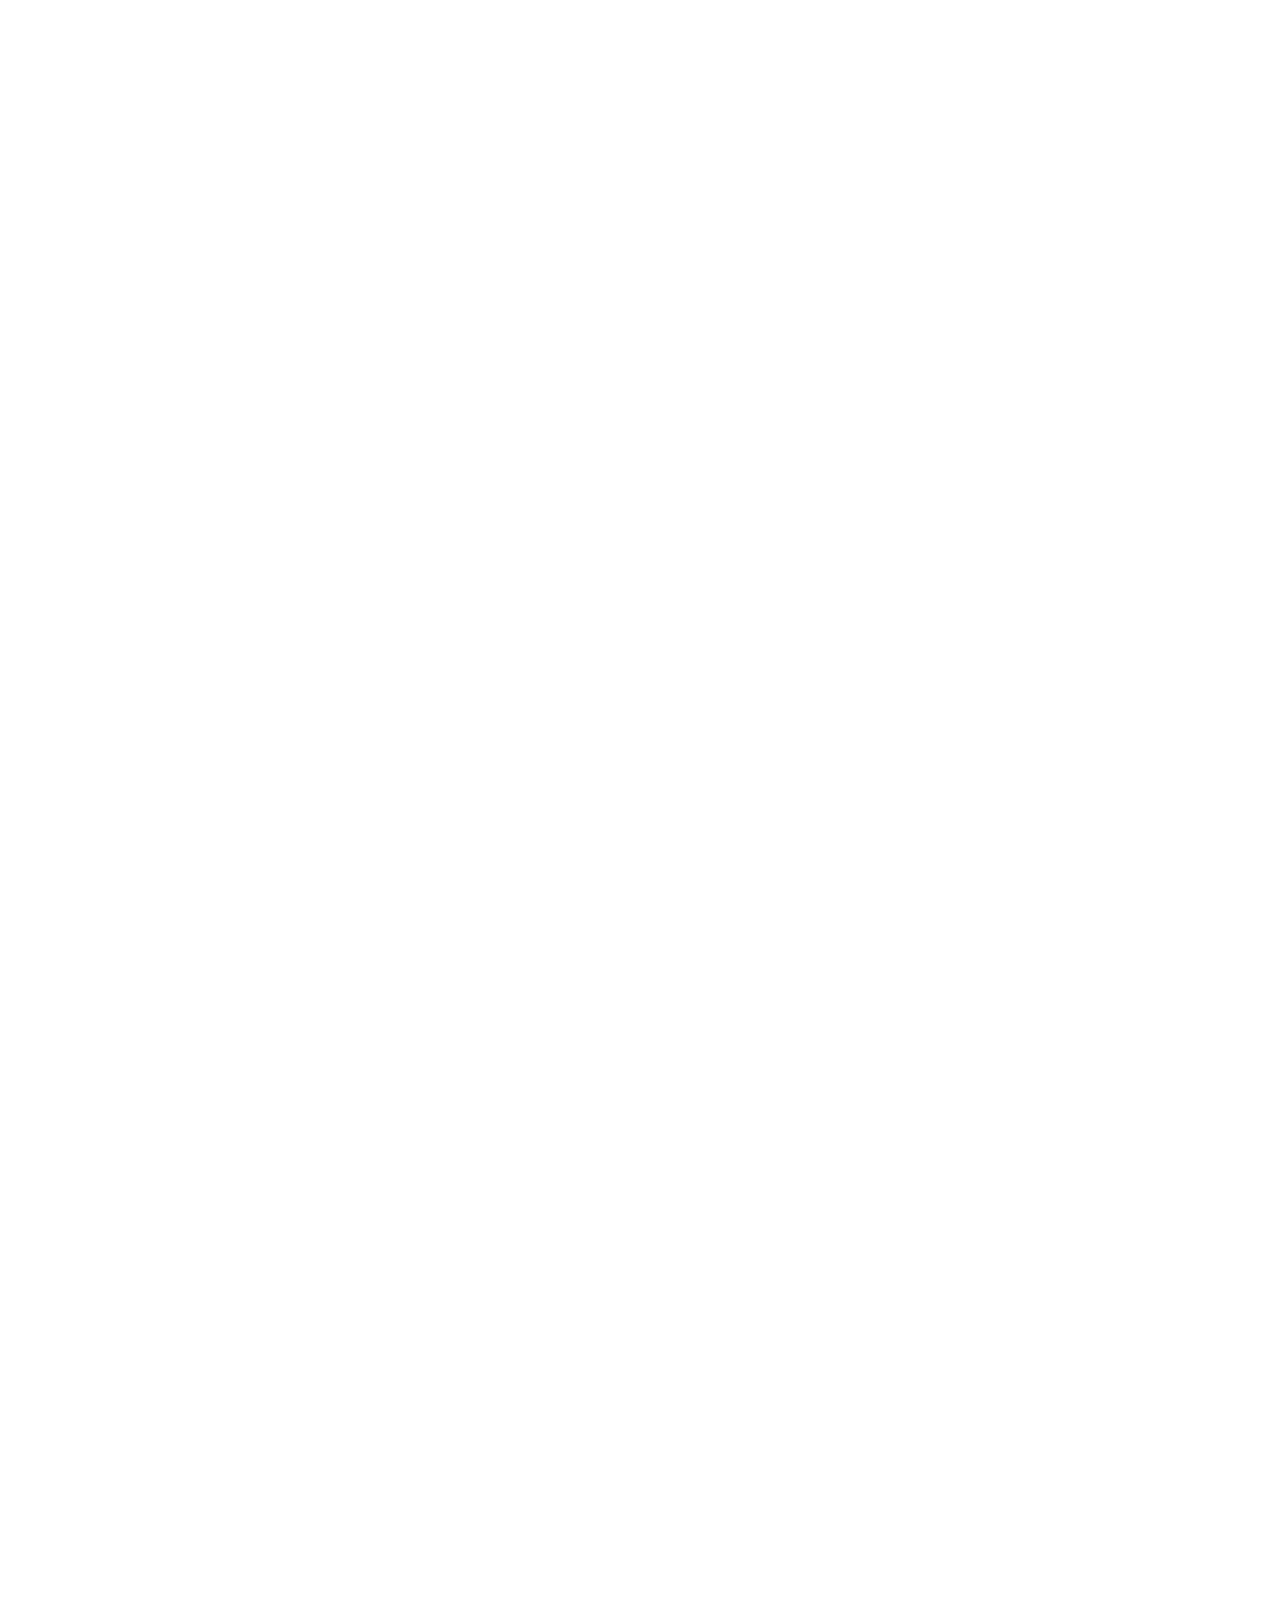
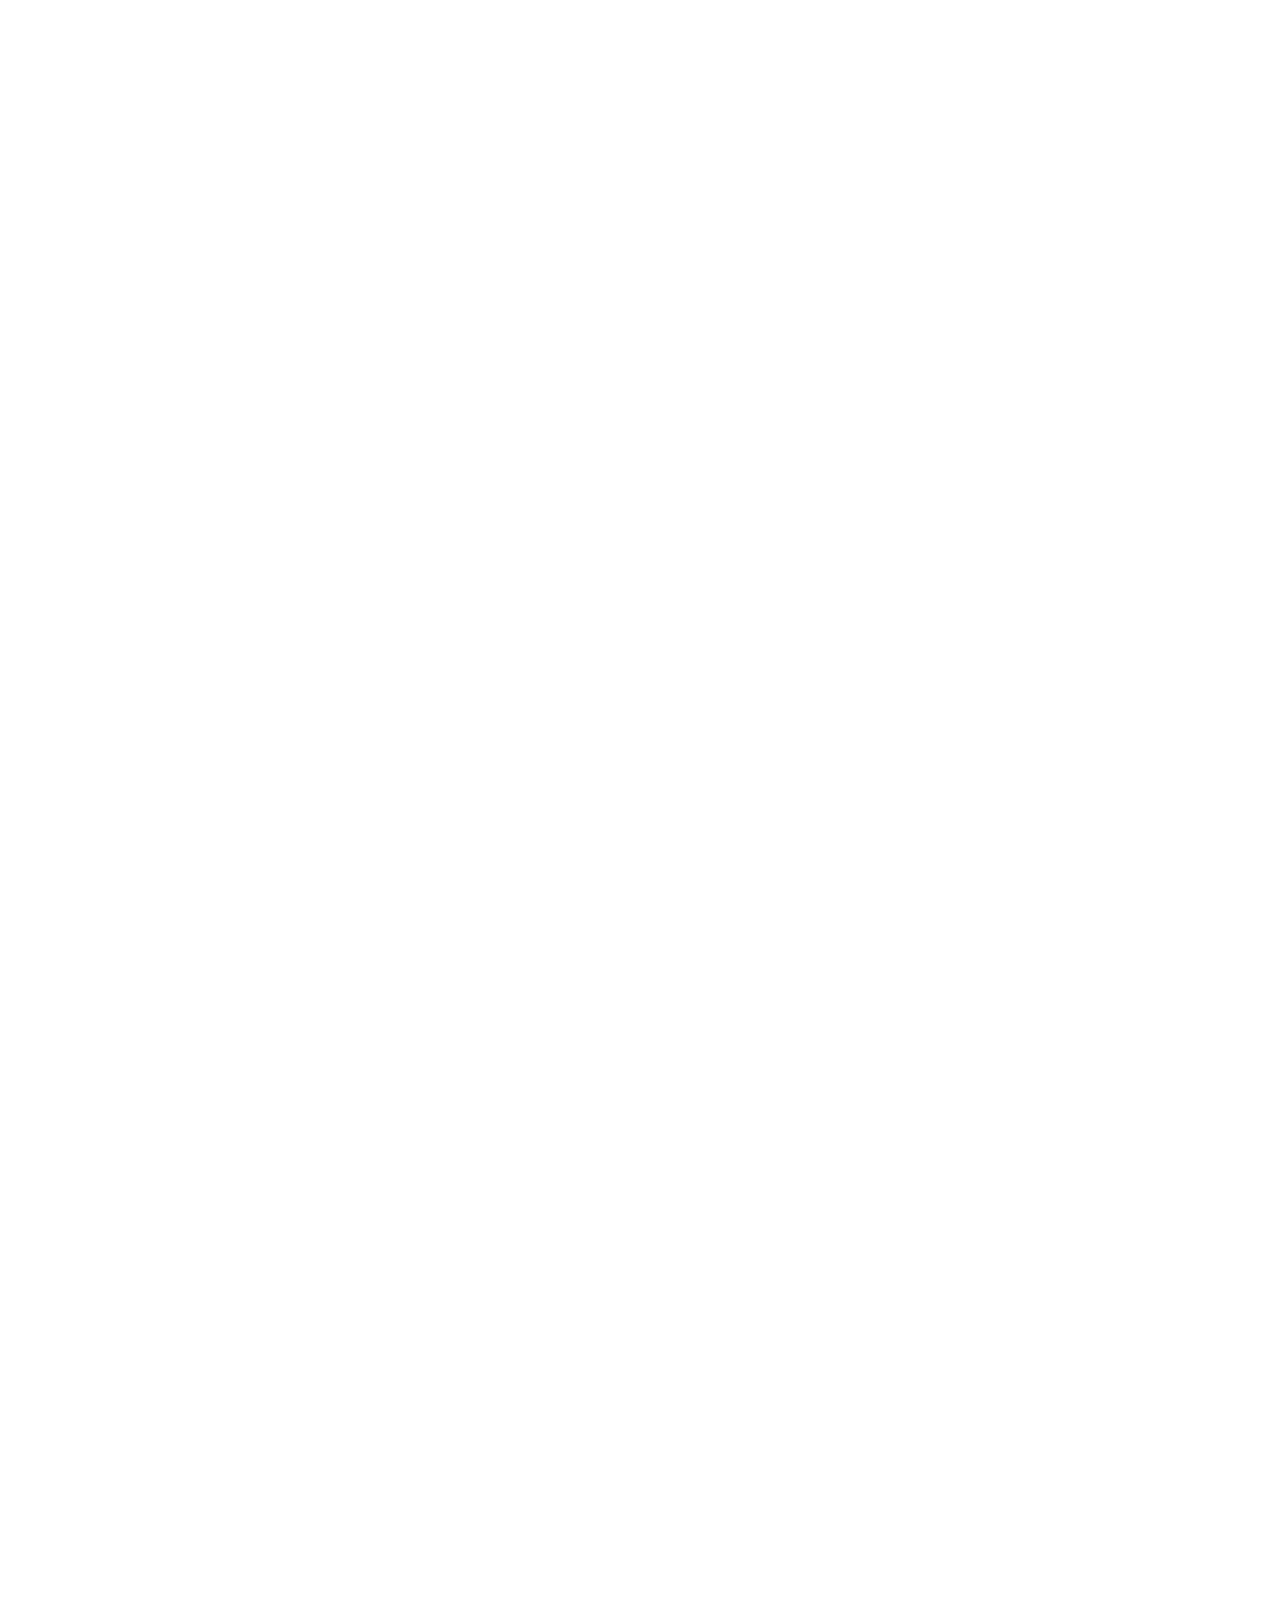
<file: index2m.html>
<!DOCTYPE html><html lang="pt-BR"><head>
	<meta charset="UTF-8">
		<title>Diário do Itinerário Quaresmal 2026  V1  Editora Católica</title>
<style>
	
#wpadminbar #wp-admin-bar-wccp_free_top_button .ab-icon:before {
	content: "\f160";
	color: #02CA02;
	top: 3px;
}
#wpadminbar #wp-admin-bar-wccp_free_top_button .ab-icon {
	transform: rotate(45deg);
}
</style>
<meta name="robots" content="max-image-preview:large">
<link rel="alternate" type="application/rss+xml" title="Feed para Editora Católica �" href="https://suaeditoracatolica.site/feed/">
<link rel="alternate" type="application/rss+xml" title="Feed de comentários para Editora Católica �" href="https://suaeditoracatolica.site/comments/feed/">
<link rel="alternate" title="oEmbed (JSON)" type="application/json+oembed" href="https://suaeditoracatolica.site/wp-json/oembed/1.0/embed?url=https%3A%2F%2Fsuaeditoracatolica.site%2Fitinerario-quaresmal-2026%2F">
<link rel="alternate" title="oEmbed (XML)" type="text/xml+oembed" href="https://suaeditoracatolica.site/wp-json/oembed/1.0/embed?url=https%3A%2F%2Fsuaeditoracatolica.site%2Fitinerario-quaresmal-2026%2F&format=xml">
<style id="wp-img-auto-sizes-contain-inline-css">
img:is([sizes=auto i],[sizes^="auto," i]){contain-intrinsic-size:3000px 1500px}
/*# sourceURL=wp-img-auto-sizes-contain-inline-css */
</style>
<style id="wp-emoji-styles-inline-css">

	img.wp-smiley, img.emoji {
		display: inline !important;
		border: none !important;
		box-shadow: none !important;
		height: 1em !important;
		width: 1em !important;
		margin: 0 0.07em !important;
		vertical-align: -0.1em !important;
		background: none !important;
		padding: 0 !important;
	}
/*# sourceURL=wp-emoji-styles-inline-css */
</style>
<style id="presto-player-popup-trigger-style-inline-css">
:where(.wp-block-presto-player-popup-trigger) {
  /* reduce specificity */
  display: grid;
  gap: 1rem;
  cursor: pointer;
}

/* Play icon overlay for popup image trigger variation */
:where(.presto-popup-image-trigger) {
  position: relative;
  cursor: pointer;
}

:where(.presto-popup-image-trigger)::before {
  content: "";
  position: absolute;
  top: 50%;
  left: 50%;
  transform: translate(-50%, -50%);
  width: 48px;
  height: 48px;
  background-image: url("images/play-button.svg");
  background-size: contain;
  background-repeat: no-repeat;
  background-position: center;
  z-index: 10;
  pointer-events: none;
}

:where(.presto-popup-image-trigger img) {
  display: block;
  width: 100%;
  height: auto;
  filter: brightness(0.5);
}
/*# sourceURL=https://suaeditoracatolica.site/wp-content/plugins/presto-player/src/admin/blocks/blocks/popup-trigger/style.css */
</style>
<style id="presto-player-popup-media-style-inline-css">
.wp-block-presto-player-popup.is-selected .wp-block-presto-player-popup-media {
  display: initial;
}

.wp-block-presto-player-popup.has-child-selected .wp-block-presto-player-popup-media {
  display: initial;
}

.presto-popup__overlay {
  position: fixed;
  top: 0;
  left: 0;
  z-index: 100000;
  overflow: hidden;
  width: 100%;
  height: 100vh;
  box-sizing: border-box;
  padding: 0 5%;
  visibility: hidden;
  opacity: 0;
  display: flex;
  align-items: center;
  justify-content: center;
  transition:
    opacity 0.2s ease,
    visibility 0.2s ease;

	

  --presto-popup-media-width: 1280px;
  --presto-popup-background-color: rgba(0, 0, 0, 0.917);
}

.presto-popup--active {
  visibility: visible;
  opacity: 1;
}

.presto-popup--active .presto-popup__content {
  transform: scale(1);
}

.presto-popup__content {
  position: relative;
  z-index: 9999999999;
  width: 100%;
  max-width: var(--presto-popup-media-width);
  transform: scale(0.9);
  transition: transform 0.2s ease;
}

.presto-popup__close-button {
  position: absolute;
  top: calc(env(safe-area-inset-top) + 16px);
  right: calc(env(safe-area-inset-right) + 16px);
  padding: 0;
  cursor: pointer;
  z-index: 5000000;
  min-width: 24px;
  min-height: 24px;
  width: 24px;
  height: 24px;
  display: flex;
  align-items: center;
  justify-content: center;
  border: none;
  background: none;
  box-shadow: none;
  transition: opacity 0.2s ease;
}

.presto-popup__close-button:hover,
.presto-popup__close-button:focus {
  opacity: 0.8;
  background: none;
  border: none;
}

.presto-popup__close-button:not(:hover):not(:active):not(.has-background) {
  background: none;
  border: none;
}

.presto-popup__close-button svg {
  width: 24px;
  height: 24px;
  fill: white;
}

.presto-popup__scrim {
  width: 100%;
  height: 100%;
  position: absolute;
  z-index: 2000000;
  background-color: var(--presto-popup-background-color, rgb(255, 255, 255));
}

.presto-popup__speak {
  position: absolute;
  width: 1px;
  height: 1px;
  padding: 0;
  margin: -1px;
  overflow: hidden;
  clip: rect(0, 0, 0, 0);
  white-space: nowrap;
  border: 0;
}
/*# sourceURL=https://suaeditoracatolica.site/wp-content/plugins/presto-player/src/admin/blocks/blocks/popup-media/style.css */
</style>

	<style>
/* Corrige botões do Elementor em HTML estático (Vercel) */
.elementor-invisible {
  visibility: visible !important;
  opacity: 1 !important;
  transform: none !important;
}
</style>

<style id="global-styles-inline-css">
:root{--wp--preset--aspect-ratio--square: 1;--wp--preset--aspect-ratio--4-3: 4/3;--wp--preset--aspect-ratio--3-4: 3/4;--wp--preset--aspect-ratio--3-2: 3/2;--wp--preset--aspect-ratio--2-3: 2/3;--wp--preset--aspect-ratio--16-9: 16/9;--wp--preset--aspect-ratio--9-16: 9/16;--wp--preset--color--black: #000000;--wp--preset--color--cyan-bluish-gray: #abb8c3;--wp--preset--color--white: #ffffff;--wp--preset--color--pale-pink: #f78da7;--wp--preset--color--vivid-red: #cf2e2e;--wp--preset--color--luminous-vivid-orange: #ff6900;--wp--preset--color--luminous-vivid-amber: #fcb900;--wp--preset--color--light-green-cyan: #7bdcb5;--wp--preset--color--vivid-green-cyan: #00d084;--wp--preset--color--pale-cyan-blue: #8ed1fc;--wp--preset--color--vivid-cyan-blue: #0693e3;--wp--preset--color--vivid-purple: #9b51e0;--wp--preset--gradient--vivid-cyan-blue-to-vivid-purple: linear-gradient(135deg,rgb(6,147,227) 0%,rgb(155,81,224) 100%);--wp--preset--gradient--light-green-cyan-to-vivid-green-cyan: linear-gradient(135deg,rgb(122,220,180) 0%,rgb(0,208,130) 100%);--wp--preset--gradient--luminous-vivid-amber-to-luminous-vivid-orange: linear-gradient(135deg,rgb(252,185,0) 0%,rgb(255,105,0) 100%);--wp--preset--gradient--luminous-vivid-orange-to-vivid-red: linear-gradient(135deg,rgb(255,105,0) 0%,rgb(207,46,46) 100%);--wp--preset--gradient--very-light-gray-to-cyan-bluish-gray: linear-gradient(135deg,rgb(238,238,238) 0%,rgb(169,184,195) 100%);--wp--preset--gradient--cool-to-warm-spectrum: linear-gradient(135deg,rgb(74,234,220) 0%,rgb(151,120,209) 20%,rgb(207,42,186) 40%,rgb(238,44,130) 60%,rgb(251,105,98) 80%,rgb(254,248,76) 100%);--wp--preset--gradient--blush-light-purple: linear-gradient(135deg,rgb(255,206,236) 0%,rgb(152,150,240) 100%);--wp--preset--gradient--blush-bordeaux: linear-gradient(135deg,rgb(254,205,165) 0%,rgb(254,45,45) 50%,rgb(107,0,62) 100%);--wp--preset--gradient--luminous-dusk: linear-gradient(135deg,rgb(255,203,112) 0%,rgb(199,81,192) 50%,rgb(65,88,208) 100%);--wp--preset--gradient--pale-ocean: linear-gradient(135deg,rgb(255,245,203) 0%,rgb(182,227,212) 50%,rgb(51,167,181) 100%);--wp--preset--gradient--electric-grass: linear-gradient(135deg,rgb(202,248,128) 0%,rgb(113,206,126) 100%);--wp--preset--gradient--midnight: linear-gradient(135deg,rgb(2,3,129) 0%,rgb(40,116,252) 100%);--wp--preset--font-size--small: 13px;--wp--preset--font-size--medium: 20px;--wp--preset--font-size--large: 36px;--wp--preset--font-size--x-large: 42px;--wp--preset--spacing--20: 0.44rem;--wp--preset--spacing--30: 0.67rem;--wp--preset--spacing--40: 1rem;--wp--preset--spacing--50: 1.5rem;--wp--preset--spacing--60: 2.25rem;--wp--preset--spacing--70: 3.38rem;--wp--preset--spacing--80: 5.06rem;--wp--preset--shadow--natural: 6px 6px 9px rgba(0, 0, 0, 0.2);--wp--preset--shadow--deep: 12px 12px 50px rgba(0, 0, 0, 0.4);--wp--preset--shadow--sharp: 6px 6px 0px rgba(0, 0, 0, 0.2);--wp--preset--shadow--outlined: 6px 6px 0px -3px rgb(255, 255, 255), 6px 6px rgb(0, 0, 0);--wp--preset--shadow--crisp: 6px 6px 0px rgb(0, 0, 0);}:root { --wp--style--global--content-size: 800px;--wp--style--global--wide-size: 1200px; }:where(body) { margin: 0; }.wp-site-blocks > .alignleft { float: left; margin-right: 2em; }.wp-site-blocks > .alignright { float: right; margin-left: 2em; }.wp-site-blocks > .aligncenter { justify-content: center; margin-left: auto; margin-right: auto; }:where(.wp-site-blocks) > * { margin-block-start: 24px; margin-block-end: 0; }:where(.wp-site-blocks) > :first-child { margin-block-start: 0; }:where(.wp-site-blocks) > :last-child { margin-block-end: 0; }:root { --wp--style--block-gap: 24px; }:root :where(.is-layout-flow) > :first-child{margin-block-start: 0;}:root :where(.is-layout-flow) > :last-child{margin-block-end: 0;}:root :where(.is-layout-flow) > *{margin-block-start: 24px;margin-block-end: 0;}:root :where(.is-layout-constrained) > :first-child{margin-block-start: 0;}:root :where(.is-layout-constrained) > :last-child{margin-block-end: 0;}:root :where(.is-layout-constrained) > *{margin-block-start: 24px;margin-block-end: 0;}:root :where(.is-layout-flex){gap: 24px;}:root :where(.is-layout-grid){gap: 24px;}.is-layout-flow > .alignleft{float: left;margin-inline-start: 0;margin-inline-end: 2em;}.is-layout-flow > .alignright{float: right;margin-inline-start: 2em;margin-inline-end: 0;}.is-layout-flow > .aligncenter{margin-left: auto !important;margin-right: auto !important;}.is-layout-constrained > .alignleft{float: left;margin-inline-start: 0;margin-inline-end: 2em;}.is-layout-constrained > .alignright{float: right;margin-inline-start: 2em;margin-inline-end: 0;}.is-layout-constrained > .aligncenter{margin-left: auto !important;margin-right: auto !important;}.is-layout-constrained > :where(:not(.alignleft):not(.alignright):not(.alignfull)){max-width: var(--wp--style--global--content-size);margin-left: auto !important;margin-right: auto !important;}.is-layout-constrained > .alignwide{max-width: var(--wp--style--global--wide-size);}body .is-layout-flex{display: flex;}.is-layout-flex{flex-wrap: wrap;align-items: center;}.is-layout-flex > :is(*, div){margin: 0;}body .is-layout-grid{display: grid;}.is-layout-grid > :is(*, div){margin: 0;}body{padding-top: 0px;padding-right: 0px;padding-bottom: 0px;padding-left: 0px;}a:where(:not(.wp-element-button)){text-decoration: underline;}:root :where(.wp-element-button, .wp-block-button__link){background-color: #32373c;border-width: 0;color: #fff;font-family: inherit;font-size: inherit;font-style: inherit;font-weight: inherit;letter-spacing: inherit;line-height: inherit;padding-top: calc(0.667em + 2px);padding-right: calc(1.333em + 2px);padding-bottom: calc(0.667em + 2px);padding-left: calc(1.333em + 2px);text-decoration: none;text-transform: inherit;}.has-black-color{color: var(--wp--preset--color--black) !important;}.has-cyan-bluish-gray-color{color: var(--wp--preset--color--cyan-bluish-gray) !important;}.has-white-color{color: var(--wp--preset--color--white) !important;}.has-pale-pink-color{color: var(--wp--preset--color--pale-pink) !important;}.has-vivid-red-color{color: var(--wp--preset--color--vivid-red) !important;}.has-luminous-vivid-orange-color{color: var(--wp--preset--color--luminous-vivid-orange) !important;}.has-luminous-vivid-amber-color{color: var(--wp--preset--color--luminous-vivid-amber) !important;}.has-light-green-cyan-color{color: var(--wp--preset--color--light-green-cyan) !important;}.has-vivid-green-cyan-color{color: var(--wp--preset--color--vivid-green-cyan) !important;}.has-pale-cyan-blue-color{color: var(--wp--preset--color--pale-cyan-blue) !important;}.has-vivid-cyan-blue-color{color: var(--wp--preset--color--vivid-cyan-blue) !important;}.has-vivid-purple-color{color: var(--wp--preset--color--vivid-purple) !important;}.has-black-background-color{background-color: var(--wp--preset--color--black) !important;}.has-cyan-bluish-gray-background-color{background-color: var(--wp--preset--color--cyan-bluish-gray) !important;}.has-white-background-color{background-color: var(--wp--preset--color--white) !important;}.has-pale-pink-background-color{background-color: var(--wp--preset--color--pale-pink) !important;}.has-vivid-red-background-color{background-color: var(--wp--preset--color--vivid-red) !important;}.has-luminous-vivid-orange-background-color{background-color: var(--wp--preset--color--luminous-vivid-orange) !important;}.has-luminous-vivid-amber-background-color{background-color: var(--wp--preset--color--luminous-vivid-amber) !important;}.has-light-green-cyan-background-color{background-color: var(--wp--preset--color--light-green-cyan) !important;}.has-vivid-green-cyan-background-color{background-color: var(--wp--preset--color--vivid-green-cyan) !important;}.has-pale-cyan-blue-background-color{background-color: var(--wp--preset--color--pale-cyan-blue) !important;}.has-vivid-cyan-blue-background-color{background-color: var(--wp--preset--color--vivid-cyan-blue) !important;}.has-vivid-purple-background-color{background-color: var(--wp--preset--color--vivid-purple) !important;}.has-black-border-color{border-color: var(--wp--preset--color--black) !important;}.has-cyan-bluish-gray-border-color{border-color: var(--wp--preset--color--cyan-bluish-gray) !important;}.has-white-border-color{border-color: var(--wp--preset--color--white) !important;}.has-pale-pink-border-color{border-color: var(--wp--preset--color--pale-pink) !important;}.has-vivid-red-border-color{border-color: var(--wp--preset--color--vivid-red) !important;}.has-luminous-vivid-orange-border-color{border-color: var(--wp--preset--color--luminous-vivid-orange) !important;}.has-luminous-vivid-amber-border-color{border-color: var(--wp--preset--color--luminous-vivid-amber) !important;}.has-light-green-cyan-border-color{border-color: var(--wp--preset--color--light-green-cyan) !important;}.has-vivid-green-cyan-border-color{border-color: var(--wp--preset--color--vivid-green-cyan) !important;}.has-pale-cyan-blue-border-color{border-color: var(--wp--preset--color--pale-cyan-blue) !important;}.has-vivid-cyan-blue-border-color{border-color: var(--wp--preset--color--vivid-cyan-blue) !important;}.has-vivid-purple-border-color{border-color: var(--wp--preset--color--vivid-purple) !important;}.has-vivid-cyan-blue-to-vivid-purple-gradient-background{background: var(--wp--preset--gradient--vivid-cyan-blue-to-vivid-purple) !important;}.has-light-green-cyan-to-vivid-green-cyan-gradient-background{background: var(--wp--preset--gradient--light-green-cyan-to-vivid-green-cyan) !important;}.has-luminous-vivid-amber-to-luminous-vivid-orange-gradient-background{background: var(--wp--preset--gradient--luminous-vivid-amber-to-luminous-vivid-orange) !important;}.has-luminous-vivid-orange-to-vivid-red-gradient-background{background: var(--wp--preset--gradient--luminous-vivid-orange-to-vivid-red) !important;}.has-very-light-gray-to-cyan-bluish-gray-gradient-background{background: var(--wp--preset--gradient--very-light-gray-to-cyan-bluish-gray) !important;}.has-cool-to-warm-spectrum-gradient-background{background: var(--wp--preset--gradient--cool-to-warm-spectrum) !important;}.has-blush-light-purple-gradient-background{background: var(--wp--preset--gradient--blush-light-purple) !important;}.has-blush-bordeaux-gradient-background{background: var(--wp--preset--gradient--blush-bordeaux) !important;}.has-luminous-dusk-gradient-background{background: var(--wp--preset--gradient--luminous-dusk) !important;}.has-pale-ocean-gradient-background{background: var(--wp--preset--gradient--pale-ocean) !important;}.has-electric-grass-gradient-background{background: var(--wp--preset--gradient--electric-grass) !important;}.has-midnight-gradient-background{background: var(--wp--preset--gradient--midnight) !important;}.has-small-font-size{font-size: var(--wp--preset--font-size--small) !important;}.has-medium-font-size{font-size: var(--wp--preset--font-size--medium) !important;}.has-large-font-size{font-size: var(--wp--preset--font-size--large) !important;}.has-x-large-font-size{font-size: var(--wp--preset--font-size--x-large) !important;}
:root :where(.wp-block-pullquote){font-size: 1.5em;line-height: 1.6;}
/*# sourceURL=global-styles-inline-css */
</style>
<link rel="stylesheet" id="hello-elementor-css" href="/css/reset.css" media="all">
<link rel="stylesheet" id="hello-elementor-theme-style-css" href="/css/theme.css" media="all">
<link rel="stylesheet" id="hello-elementor-header-footer-css" href="/css/header-footer.css" media="all">
<link rel="stylesheet" id="elementor-frontend-css" href="/css/frontend.min.css" media="all">
<link rel="stylesheet" id="elementor-post-39-css" href="/css/post-39.css" media="all">
<link rel="stylesheet" id="dflip-style-css" href="/css/dflip.min.css" media="all">
<link rel="stylesheet" id="font-awesome-5-all-css" href="/css/all.min.css" media="all">
<link rel="stylesheet" id="font-awesome-4-shim-css" href="/css/v4-shims.min.css" media="all">
<link rel="stylesheet" id="widget-heading-css" href="/css/widget-heading.min.css" media="all">
<link rel="stylesheet" id="widget-image-css" href="/css/widget-image.min.css" media="all">
<link rel="stylesheet" id="e-animation-pulse-css" href="/css/e-animation-pulse.min.css" media="all">
<link rel="stylesheet" id="swiper-css" href="/css/swiper.min.css" media="all">
<link rel="stylesheet" id="e-swiper-css" href="/css/e-swiper.min.css" media="all">
<link rel="stylesheet" id="widget-image-carousel-css" href="/css/widget-image-carousel.min.css" media="all">
<link rel="stylesheet" id="widget-image-box-css" href="/css/widget-image-box.min.css" media="all">
<link rel="stylesheet" id="widget-countdown-css" href="/css/widget-countdown.min.css" media="all">
<link rel="stylesheet" id="widget-icon-list-css" href="/css/widget-icon-list.min.css" media="all">
<link rel="stylesheet" id="widget-divider-css" href="/css/widget-divider.min.css" media="all">
<link rel="stylesheet" id="e-shapes-css" href="/css/shapes.min.css" media="all">
<link rel="stylesheet" id="widget-animated-headline-css" href="/css/widget-animated-headline.min.css" media="all">
<link rel="stylesheet" id="widget-spacer-css" href="/css/widget-spacer.min.css" media="all">
<link rel="stylesheet" id="widget-toggle-css" href="/css/widget-toggle.min.css" media="all">
<link rel="stylesheet" id="elementor-post-7430-css" href="/css/post-7430.css" media="all">
<link rel="stylesheet" id="elementor-gf-local-roboto-css" href="/css/roboto.css" media="all">
<link rel="stylesheet" id="elementor-gf-local-robotoslab-css" href="/css/robotoslab.css" media="all">
<link rel="stylesheet" id="elementor-gf-inter-css" href="https://fonts.googleapis.com/css?family=Inter:100,100italic,200,200italic,300,300italic,400,400italic,500,500italic,600,600italic,700,700italic,800,800italic,900,900italic&display=swap" media="all">
<link rel="stylesheet" id="elementor-gf-local-poppins-css" href="/css/poppins.css" media="all">
<script src="/js/jquery.min.js" id="jquery-core-js"></script>
<script src="/js/jquery-migrate.min.js" id="jquery-migrate-js"></script>
<script src="/js/v4-shims.min.js" id="font-awesome-4-shim-js"></script>
<link rel="https://api.w.org/" href="https://suaeditoracatolica.site/wp-json/"><link rel="alternate" title="JSON" type="application/json" href="https://suaeditoracatolica.site/wp-json/wp/v2/pages/7430"><link rel="EditURI" type="application/rsd+xml" title="RSD" href="https://suaeditoracatolica.site/xmlrpc.php?rsd">
<meta name="generator" content="WordPress 6.9.1">
<link rel="canonical" href="https://suaeditoracatolica.site/itinerario-quaresmal-2026/">
<link rel="shortlink" href="https://suaeditoracatolica.site/?p=7430">

</script>

<meta name="generator" content="Elementor 3.35.3; features: e_font_icon_svg, additional_custom_breakpoints; settings: css_print_method-external, google_font-enabled, font_display-swap">

			<style>
				.e-con.e-parent:nth-of-type(n+4):not(.e-lazyloaded):not(.e-no-lazyload),
				.e-con.e-parent:nth-of-type(n+4):not(.e-lazyloaded):not(.e-no-lazyload) * {
					background-image: none !important;
				}
				@media screen and (max-height: 1024px) {
					.e-con.e-parent:nth-of-type(n+3):not(.e-lazyloaded):not(.e-no-lazyload),
					.e-con.e-parent:nth-of-type(n+3):not(.e-lazyloaded):not(.e-no-lazyload) * {
						background-image: none !important;
					}
				}
				@media screen and (max-height: 640px) {
					.e-con.e-parent:nth-of-type(n+2):not(.e-lazyloaded):not(.e-no-lazyload),
					.e-con.e-parent:nth-of-type(n+2):not(.e-lazyloaded):not(.e-no-lazyload) * {
						background-image: none !important;
					}
				}
			</style>
			<meta name="redi-version" content="1.2.7">	<meta name="viewport" content="width=device-width, initial-scale=1.0, viewport-fit=cover">


<style>
  /* Segurança: em HTML estático, evita elementos invisíveis do Elementor */
  .elementor-invisible { opacity: 1 !important; visibility: visible !important; transform: none !important; }
  /* Segurança: evita overflow esquisito do swiper */
  .elementor-image-carousel-wrapper { overflow: hidden; }
</style>



</head>
<body class="wp-singular page-template page-template-elementor_canvas page page-id-7430 wp-embed-responsive wp-theme-hello-elementor unselectable eio-default hello-elementor-default elementor-default elementor-template-canvas elementor-kit-39 elementor-page elementor-page-7430">
			<div data-elementor-type="wp-page" data-elementor-id="7430" class="elementor elementor-7430" data-elementor-post-type="page">
				<div class="elementor-element elementor-element-34cbe867 e-flex e-con-boxed e-con e-parent" data-id="34cbe867" data-element_type="container" data-e-type="container" data-settings='{" background_background":"classic"}'>
					<div class="e-con-inner">
				<div class="elementor-element elementor-element-4417242f elementor-widget__width-initial elementor-widget elementor-widget-text-editor" data-id="4417242f" data-element_type="widget" data-e-type="widget" data-widget_type="text-editor.default">
				<div class="elementor-widget-container">
									<p>LANÇAMENTO 2026!</p>								</div>
				</div>
					</div>
				</div>
		<div class="elementor-element elementor-element-41ada77c e-flex e-con-boxed e-con e-parent" data-id="41ada77c" data-element_type="container" data-e-type="container" data-settings='{" background_background":"classic"}'>
					<div class="e-con-inner">
				<div class="elementor-element elementor-element-86bb8ac elementor-widget elementor-widget-heading" data-id="86bb8ac" data-element_type="widget" data-e-type="widget" data-widget_type="heading.default">
				<div class="elementor-widget-container">
					<h2 class="elementor-heading-title elementor-size-default">🔒 COMPRA 100% SEGURA E PROTEGIDA</h2>				</div>
				</div>
				<div class="elementor-element elementor-element-2cc3e1b elementor-widget__width-initial elementor-widget elementor-widget-heading" data-id="2cc3e1b" data-element_type="widget" data-e-type="widget" data-widget_type="heading.default">
				<div class="elementor-widget-container">
					<h2 class="elementor-heading-title elementor-size-default">Viva uma Quaresma com mais Sentido, Oração e Conversão através do <b>Diário do Itinerário Quaresmal 2026!</b></h2>				</div>
				</div>
				<div class="elementor-element elementor-element-21546bd0 elementor-widget__width-initial elementor-widget elementor-widget-image" data-id="21546bd0" data-element_type="widget" data-e-type="widget" data-widget_type="image.default">
				<div class="elementor-widget-container">
															<picture><source srcset="images/Mouckps-Quaresma-3-1024x1024.png.webp 1024w, images/Mouckps-Quaresma-3-300x300.png.webp 300w, images/Mouckps-Quaresma-3-150x150.png.webp 150w, images/Mouckps-Quaresma-3-768x768.png.webp 768w, images/Mouckps-Quaresma-3.png.webp 1080w" sizes="(max-width: 800px) 100vw, 800px" type="image/webp"><img fetchpriority="high" decoding="async" width="800" height="800" src="/images/Mouckps-Quaresma-3-1024x1024.png" class="attachment-large size-large wp-image-7502 webpexpress-processed" alt="" srcset="images/Mouckps-Quaresma-3-1024x1024.png 1024w, images/Mouckps-Quaresma-3-300x300.png 300w, images/Mouckps-Quaresma-3-150x150.png 150w, images/Mouckps-Quaresma-3-768x768.png 768w, images/Mouckps-Quaresma-3.png 1080w" sizes="(max-width: 800px) 100vw, 800px"></picture>															</div>
				</div>
				<div class="elementor-element elementor-element-dbb003b elementor-widget__width-initial elementor-widget elementor-widget-text-editor" data-id="dbb003b" data-element_type="widget" data-e-type="widget" data-widget_type="text-editor.default">
				<div class="elementor-widget-container">
									<p><span style="font-weight: 400;">Com o Diário do Itinerário Quaresmal 2026, você sabe exatamente o que rezar e viver em cada dia da Quaresma, do início até a Páscoa.</span></p>								</div>
				</div>
				<div class="elementor-element elementor-element-5b1600f1 e-transform elementor-invisible elementor-widget elementor-widget-button" data-id="5b1600f1" data-element_type="widget" data-e-type="widget" data-settings='{" _animation":"pulse","_transform_scale_effect_hover":{"unit":"px","size":1.05,"sizes":[]},"_transform_scale_effect_hover_tablet":{"unit":"px","size":"","sizes":[]},"_transform_scale_effect_hover_mobile":{"unit":"px","size":"","sizes":[]}}' data-widget_type="button.default">
				<div class="elementor-widget-container">
									<div class="elementor-button-wrapper">
					<a class="elementor-button elementor-button-link elementor-size-sm" href="#oferta">
						<span class="elementor-button-content-wrapper">
									<span class="elementor-button-text">SIM, QUERO GARANTIR O MATERIAL</span>
					</span>
					</a>
				</div>
								</div>
				</div>
				<div class="elementor-element elementor-element-0bd7aa5 elementor-widget__width-initial elementor-widget elementor-widget-text-editor" data-id="0bd7aa5" data-element_type="widget" data-e-type="widget" data-widget_type="text-editor.default">
				<div class="elementor-widget-container">
									<h2 style="font-size: 17px; font-weight: 400; color: #d7d7d7;">Você recebe tudo na hora, direto no seu <img decoding="async" class="" style="width: 16x; vertical-align: middle;" src="/images/733585.png" width="16" height="16"> WhatsApp e no seu <img decoding="async" style="width: 16px; vertical-align: middle;" src="/images/732200.png"> e-mail</h2>								</div>
				</div>
				<div class="elementor-element elementor-element-4fbd845b elementor-widget__width-initial elementor-widget elementor-widget-text-editor" data-id="4fbd845b" data-element_type="widget" data-e-type="widget" data-widget_type="text-editor.default">
				<div class="elementor-widget-container">
									<p><span style="color: #d7d7d7;">De <strong><span style="text-decoration: line-through;">R$67</span> </strong>por apenas</span> <strong><span style="color: #7ab072;">R$ 12,90</span></strong></p>								</div>
				</div>
				<div class="elementor-element elementor-element-7f43b10 elementor-widget elementor-widget-image" data-id="7f43b10" data-element_type="widget" data-e-type="widget" data-widget_type="image.default">
				<div class="elementor-widget-container">
															<picture><source srcset="images/Satisfacao-Garantida-3.png.webp 1024w, images/Satisfacao-Garantida-3-300x38.png.webp 300w, images/Satisfacao-Garantida-3-768x96.png.webp 768w" sizes="(max-width: 800px) 100vw, 800px" type="image/webp"><img decoding="async" width="800" height="100" src="/images/Satisfacao-Garantida-3.png" class="attachment-large size-large wp-image-6033 webpexpress-processed" alt="" srcset="images/Satisfacao-Garantida-3.png 1024w, images/Satisfacao-Garantida-3-300x38.png 300w, images/Satisfacao-Garantida-3-768x96.png 768w" sizes="(max-width: 800px) 100vw, 800px"></picture>															</div>
				</div>
					</div>
				</div>
		<div class="elementor-element elementor-element-c126122 e-flex e-con-boxed e-con e-parent" data-id="c126122" data-element_type="container" data-e-type="container" data-settings='{" background_background":"classic"}'>
					<div class="e-con-inner">
				<div class="elementor-element elementor-element-5c7ad0d elementor-widget elementor-widget-image" data-id="5c7ad0d" data-element_type="widget" data-e-type="widget" data-widget_type="image.default">
				<div class="elementor-widget-container">
															<picture><source srcset="images/BONUS-1024x1024.png.webp 1024w, images/BONUS-300x300.png.webp 300w, images/BONUS-150x150.png.webp 150w, images/BONUS-768x768.png.webp 768w, images/BONUS.png.webp 1080w" sizes="(max-width: 800px) 100vw, 800px" type="image/webp"><img loading="lazy" decoding="async" width="800" height="800" src="/images/BONUS-1024x1024.png" class="attachment-large size-large wp-image-7692 webpexpress-processed" alt="" srcset="images/BONUS-1024x1024.png 1024w, images/BONUS-300x300.png 300w, images/BONUS-150x150.png 150w, images/BONUS-768x768.png 768w, images/BONUS.png 1080w" sizes="(max-width: 800px) 100vw, 800px"></picture>															</div>
				</div>
					</div>
				</div>
		<div class="elementor-element elementor-element-870609f e-flex e-con-boxed e-con e-parent" data-id="870609f" data-element_type="container" data-e-type="container" data-settings='{" background_background":"classic"}'>
					<div class="e-con-inner">
		<div class="elementor-element elementor-element-8f5f9f3 e-con-full e-flex e-con e-child" data-id="8f5f9f3" data-element_type="container" data-e-type="container">
				<div class="elementor-element elementor-element-afb8e82 elementor-widget elementor-widget-image" data-id="afb8e82" data-element_type="widget" data-e-type="widget" data-widget_type="image.default">
				<div class="elementor-widget-container">
															<picture><source srcset="images/depoimentos-de-cima-637x1024.jpg.webp 637w, images/depoimentos-de-cima-187x300.jpg.webp 187w, images/depoimentos-de-cima.jpg.webp 750w" sizes="(max-width: 637px) 100vw, 637px" type="image/webp"><img loading="lazy" decoding="async" width="637" height="1024" src="/images/depoimentos-de-cima-637x1024.jpg" class="attachment-large size-large wp-image-8563 webpexpress-processed" alt="" srcset="images/depoimentos-de-cima-637x1024.jpg 637w, images/depoimentos-de-cima-187x300.jpg 187w, images/depoimentos-de-cima.jpg 750w" sizes="(max-width: 637px) 100vw, 637px"></picture>															</div>
				</div>
				</div>
		<div class="elementor-element elementor-element-7aeacc4 e-con-full e-flex e-con e-child" data-id="7aeacc4" data-element_type="container" data-e-type="container">
				<div class="elementor-element elementor-element-4a06d26 elementor-widget elementor-widget-image" data-id="4a06d26" data-element_type="widget" data-e-type="widget" data-widget_type="image.default">
				<div class="elementor-widget-container">
															<picture><source srcset="images/4-637x1024.jpg.webp 637w, images/4-187x300.jpg.webp 187w, images/4.jpg.webp 750w" sizes="(max-width: 637px) 100vw, 637px" type="image/webp"><img loading="lazy" decoding="async" width="637" height="1024" src="/images/4-637x1024.jpg" class="attachment-large size-large wp-image-7690 webpexpress-processed" alt="" srcset="images/4-637x1024.jpg 637w, images/4-187x300.jpg 187w, images/4.jpg 750w" sizes="(max-width: 637px) 100vw, 637px"></picture>															</div>
				</div>
				</div>
		<div class="elementor-element elementor-element-1e6a9c2 e-con-full e-flex e-con e-child" data-id="1e6a9c2" data-element_type="container" data-e-type="container">
				<div class="elementor-element elementor-element-80cddef elementor-widget elementor-widget-image" data-id="80cddef" data-element_type="widget" data-e-type="widget" data-widget_type="image.default">
				<div class="elementor-widget-container">
															<picture><source srcset="images/3-637x1024.jpg.webp 637w, images/3-187x300.jpg.webp 187w, images/3.jpg.webp 750w" sizes="(max-width: 637px) 100vw, 637px" type="image/webp"><img loading="lazy" decoding="async" width="637" height="1024" src="/images/3-637x1024.jpg" class="attachment-large size-large wp-image-7689 webpexpress-processed" alt="" srcset="images/3-637x1024.jpg 637w, images/3-187x300.jpg 187w, images/3.jpg 750w" sizes="(max-width: 637px) 100vw, 637px"></picture>															</div>
				</div>
				</div>
					</div>
				</div>
		<div class="elementor-element elementor-element-57d9ad1 e-flex e-con-boxed e-con e-parent" data-id="57d9ad1" data-element_type="container" data-e-type="container" data-settings='{" background_background":"classic"}'>
					<div class="e-con-inner">
				<div class="elementor-element elementor-element-213c276 elementor-widget__width-initial elementor-widget elementor-widget-heading" data-id="213c276" data-element_type="widget" data-e-type="widget" data-widget_type="heading.default">
				<div class="elementor-widget-container">
					<h2 class="elementor-heading-title elementor-size-default">Veja uma pequena amostra do material que você vai receber:</h2>				</div>
				</div>
		
						
<div class="elementor-element elementor-element-ad6169b e-con-full e-flex e-con e-child" data-id="ad6169b" data-element_type="container" data-e-type="container">
  <div class="elementor-element elementor-element-163de53 elementor-widget__width-inherit elementor-widget elementor-widget-image-carousel"
       data-id="163de53"
       data-element_type="widget"
       data-e-type="widget"
       data-settings='{"slides_to_show":"4","lazyload":"yes","autoplay_speed":0,"speed":7000,"slides_to_show_mobile":"1","slides_to_show_tablet":"3","navigation":"none","autoplay":"yes","infinite":"yes","image_spacing_custom":{"unit":"px","size":20,"sizes":[]},"image_spacing_custom_tablet":{"unit":"px","size":"","sizes":[]}}'
       data-widget_type="image-carousel.default">

    <div class="elementor-widget-container">
      <div class="elementor-image-carousel-wrapper swiper" role="region" aria-roledescription="carousel" aria-label="Carrossel de imagens" dir="rtl">
        <div class="elementor-image-carousel swiper-wrapper" aria-live="off">

          <div class="swiper-slide" role="group" aria-roledescription="slide" aria-label="1 de 6">
            <figure class="swiper-slide-inner">
              <img class="swiper-slide-image swiper-lazy" data-src="/images/01.PNG" src="/images/01.PNG" loading="lazy" alt="Imagem 1">
              <div class="swiper-lazy-preloader"></div>
            </figure>
          </div>

          <div class="swiper-slide" role="group" aria-roledescription="slide" aria-label="2 de 6">
            <figure class="swiper-slide-inner">
              <img class="swiper-slide-image swiper-lazy" data-src="/images/02.PNG" src="/images/02.PNG" loading="lazy" alt="Imagem 2">
              <div class="swiper-lazy-preloader"></div>
            </figure>
          </div>

          <div class="swiper-slide" role="group" aria-roledescription="slide" aria-label="3 de 6">
            <figure class="swiper-slide-inner">
              <img class="swiper-slide-image swiper-lazy" data-src="/images/03.PNG" src="/images/03.PNG" loading="lazy" alt="Imagem 3">
              <div class="swiper-lazy-preloader"></div>
            </figure>
          </div>

          <div class="swiper-slide" role="group" aria-roledescription="slide" aria-label="4 de 6">
            <figure class="swiper-slide-inner">
              <img class="swiper-slide-image swiper-lazy" data-src="/images/04.PNG" src="/images/04.PNG" loading="lazy" alt="Imagem 4">
              <div class="swiper-lazy-preloader"></div>
            </figure>
          </div>

          <div class="swiper-slide" role="group" aria-roledescription="slide" aria-label="5 de 6">
            <figure class="swiper-slide-inner">
              <img class="swiper-slide-image swiper-lazy" data-src="/images/05.PNG" src="/images/05.PNG" loading="lazy" alt="Imagem 5">
              <div class="swiper-lazy-preloader"></div>
            </figure>
          </div>

          <div class="swiper-slide" role="group" aria-roledescription="slide" aria-label="6 de 6">
            <figure class="swiper-slide-inner">
              <img class="swiper-slide-image swiper-lazy" data-src="/images/06.PNG" src="/images/06.PNG" loading="lazy" alt="Imagem 6">
              <div class="swiper-lazy-preloader"></div>
            </figure>
          </div>

        </div>
      </div>
    </div>

  </div>
</div>


				</div>
				</div>
					</div>
				</div>
		<div class="elementor-element elementor-element-157fb85 e-flex e-con-boxed e-con e-parent" data-id="157fb85" data-element_type="container" data-e-type="container" data-settings='{" background_background":"classic"}'>
					<div class="e-con-inner">
				<div class="elementor-element elementor-element-f043ae9 elementor-widget__width-initial elementor-widget elementor-widget-heading" data-id="f043ae9" data-element_type="widget" data-e-type="widget" data-widget_type="heading.default">
				<div class="elementor-widget-container">
					<h2 class="elementor-heading-title elementor-size-default">Adquira agora e receba o seu material pelo <b>E-mail e no WhatsApp!</b></h2>				</div>
				</div>
					</div>
				</div>
		<div class="elementor-element elementor-element-6f2b603 e-flex e-con-boxed e-con e-parent" data-id="6f2b603" data-element_type="container" data-e-type="container" data-settings='{" background_background":"classic"}'>
					<div class="e-con-inner">
		<div class="elementor-element elementor-element-a36cc8e e-con-full e-flex e-con e-child" data-id="a36cc8e" data-element_type="container" data-e-type="container">
				<div class="elementor-element elementor-element-a225edd elementor-widget elementor-widget-image" data-id="a225edd" data-element_type="widget" data-e-type="widget" data-widget_type="image.default">
				<div class="elementor-widget-container">
															<picture><source srcset="images/17-1024x1024.png.webp 1024w, images/17-300x300.png.webp 300w, images/17-150x150.png.webp 150w, images/17-768x768.png.webp 768w, images/17.png.webp 1080w" sizes="(max-width: 800px) 100vw, 800px" type="image/webp"><img loading="lazy" decoding="async" width="800" height="800" src="/images/17-1024x1024.png" class="attachment-large size-large wp-image-7710 webpexpress-processed" alt="" srcset="images/17-1024x1024.png 1024w, images/17-300x300.png 300w, images/17-150x150.png 150w, images/17-768x768.png 768w, images/17.png 1080w" sizes="(max-width: 800px) 100vw, 800px"></picture>															</div>
				</div>
				</div>
		<div class="elementor-element elementor-element-1637055 e-con-full e-flex e-con e-child" data-id="1637055" data-element_type="container" data-e-type="container">
				<div class="elementor-element elementor-element-b37e0da elementor-widget elementor-widget-image" data-id="b37e0da" data-element_type="widget" data-e-type="widget" data-widget_type="image.default">
				<div class="elementor-widget-container">
															<picture><source srcset="images/18-1024x1024.png.webp 1024w, images/18-300x300.png.webp 300w, images/18-150x150.png.webp 150w, images/18-768x768.png.webp 768w, images/18.png.webp 1080w" sizes="(max-width: 800px) 100vw, 800px" type="image/webp"><img loading="lazy" decoding="async" width="800" height="800" src="/images/18-1024x1024.png" class="attachment-large size-large wp-image-7711 webpexpress-processed" alt="" srcset="images/18-1024x1024.png 1024w, images/18-300x300.png 300w, images/18-150x150.png 150w, images/18-768x768.png 768w, images/18.png 1080w" sizes="(max-width: 800px) 100vw, 800px"></picture>															</div>
				</div>
				</div>
		<div class="elementor-element elementor-element-fd1e766 e-con-full e-flex e-con e-child" data-id="fd1e766" data-element_type="container" data-e-type="container">
				<div class="elementor-element elementor-element-44a32ed elementor-widget elementor-widget-image" data-id="44a32ed" data-element_type="widget" data-e-type="widget" data-widget_type="image.default">
				<div class="elementor-widget-container">
															<picture><source srcset="images/19-1024x1024.png.webp 1024w, images/19-300x300.png.webp 300w, images/19-150x150.png.webp 150w, images/19-768x768.png.webp 768w, images/19.png.webp 1080w" sizes="(max-width: 800px) 100vw, 800px" type="image/webp"><img loading="lazy" decoding="async" width="800" height="800" src="/images/19-1024x1024.png" class="attachment-large size-large wp-image-7712 webpexpress-processed" alt="" srcset="images/19-1024x1024.png 1024w, images/19-300x300.png 300w, images/19-150x150.png 150w, images/19-768x768.png 768w, images/19.png 1080w" sizes="(max-width: 800px) 100vw, 800px"></picture>															</div>
				</div>
				</div>
					</div>
				</div>
		<div class="elementor-element elementor-element-f7b03e5 e-flex e-con-boxed e-con e-parent" data-id="f7b03e5" data-element_type="container" data-e-type="container" data-settings='{" background_background":"classic"}'>
					<div class="e-con-inner">
				<div class="elementor-element elementor-element-29348855 elementor-widget__width-initial elementor-widget elementor-widget-heading" data-id="29348855" data-element_type="widget" data-e-type="widget" data-widget_type="heading.default">
				<div class="elementor-widget-container">
					<h2 class="elementor-heading-title elementor-size-default">Porque você precisa ter o Diário do <span style="color:#6B2D5C">Itinerário Quaresmal?</span></h2>				</div>
				</div>
					</div>
				</div>
		<div class="elementor-element elementor-element-1008a51 e-flex e-con-boxed e-con e-parent" data-id="1008a51" data-element_type="container" data-e-type="container" data-settings='{" background_background":"classic"}'>
					<div class="e-con-inner">
		<div class="elementor-element elementor-element-9b6baed e-flex e-con-boxed e-con e-child" data-id="9b6baed" data-element_type="container" data-e-type="container">
					<div class="e-con-inner">
				<div class="elementor-element elementor-element-da8aa20 elementor-widget elementor-widget-image" data-id="da8aa20" data-element_type="widget" data-e-type="widget" data-widget_type="image.default">
				<div class="elementor-widget-container">
															<picture><source srcset="images/Design-sem-nome-819x1024.png.webp 819w, images/Design-sem-nome-240x300.png.webp 240w, images/Design-sem-nome-768x960.png.webp 768w, images/Design-sem-nome.png.webp 1080w" sizes="(max-width: 800px) 100vw, 800px" type="image/webp"><img loading="lazy" decoding="async" width="800" height="1000" src="/images/Design-sem-nome-819x1024.png" class="attachment-large size-large wp-image-7713 webpexpress-processed" alt="" srcset="images/Design-sem-nome-819x1024.png 819w, images/Design-sem-nome-240x300.png 240w, images/Design-sem-nome-768x960.png 768w, images/Design-sem-nome.png 1080w" sizes="(max-width: 800px) 100vw, 800px"></picture>															</div>
				</div>
					</div>
				</div>
		<div class="elementor-element elementor-element-fa5f50e e-flex e-con-boxed e-con e-child" data-id="fa5f50e" data-element_type="container" data-e-type="container">
					<div class="e-con-inner">
		<div class="elementor-element elementor-element-c97d8cf e-con-full e-flex e-con e-child" data-id="c97d8cf" data-element_type="container" data-e-type="container" data-settings='{" background_background":"classic"}'>
				<div class="elementor-element elementor-element-dba9c60 elementor-position-left elementor-vertical-align-middle elementor-position-left elementor-vertical-align-middle elementor-widget elementor-widget-image-box" data-id="dba9c60" data-element_type="widget" data-e-type="widget" data-widget_type="image-box.default">
				<div class="elementor-widget-container">
					<div class="elementor-image-box-wrapper"><figure class="elementor-image-box-img"><picture><source srcset="images/praying.png.webp 512w, images/praying-300x300.png.webp 300w, images/praying-150x150.png.webp 150w" sizes="(max-width: 512px) 100vw, 512px" type="image/webp"><img loading="lazy" decoding="async" width="512" height="512" src="/images/praying.png" class="attachment-full size-full wp-image-7509 webpexpress-processed" alt="" srcset="images/praying.png 512w, images/praying-300x300.png 300w, images/praying-150x150.png 150w" sizes="(max-width: 512px) 100vw, 512px"></picture></figure><div class="elementor-image-box-content"><h3 class="elementor-image-box-title">Para saber exatamente o que rezar todos os dias!</h3><p class="elementor-image-box-description">Sem confusão, sem dúvidas, sem improviso...</p></div></div>				</div>
				</div>
				</div>
		<div class="elementor-element elementor-element-3429098 e-con-full e-flex e-con e-child" data-id="3429098" data-element_type="container" data-e-type="container" data-settings='{" background_background":"classic"}'>
				<div class="elementor-element elementor-element-324ca84 elementor-position-left elementor-vertical-align-middle elementor-position-left elementor-vertical-align-middle elementor-widget elementor-widget-image-box" data-id="324ca84" data-element_type="widget" data-e-type="widget" data-widget_type="image-box.default">
				<div class="elementor-widget-container">
					<div class="elementor-image-box-wrapper"><figure class="elementor-image-box-img"><picture><source srcset="images/hands.png.webp 512w, images/hands-300x300.png.webp 300w, images/hands-150x150.png.webp 150w" sizes="(max-width: 512px) 100vw, 512px" type="image/webp"><img loading="lazy" decoding="async" width="512" height="512" src="/images/hands.png" class="attachment-full size-full wp-image-7507 webpexpress-processed" alt="" srcset="images/hands.png 512w, images/hands-300x300.png 300w, images/hands-150x150.png 150w" sizes="(max-width: 512px) 100vw, 512px"></picture></figure><div class="elementor-image-box-content"><h3 class="elementor-image-box-title">Para conseguir viver a Quaresma até o fim!</h3><p class="elementor-image-box-description">Mesmo com a rotina corrida e pouco tempo...</p></div></div>				</div>
				</div>
				</div>
		<div class="elementor-element elementor-element-c77b4c3 e-con-full e-flex e-con e-child" data-id="c77b4c3" data-element_type="container" data-e-type="container" data-settings='{" background_background":"classic"}'>
				<div class="elementor-element elementor-element-2512eab elementor-position-left elementor-vertical-align-middle elementor-position-left elementor-vertical-align-middle elementor-widget elementor-widget-image-box" data-id="2512eab" data-element_type="widget" data-e-type="widget" data-widget_type="image-box.default">
				<div class="elementor-widget-container">
					<div class="elementor-image-box-wrapper"><figure class="elementor-image-box-img"><picture><source srcset="images/jesus.png.webp 512w, images/jesus-300x300.png.webp 300w, images/jesus-150x150.png.webp 150w" sizes="(max-width: 512px) 100vw, 512px" type="image/webp"><img loading="lazy" decoding="async" width="512" height="512" src="/images/jesus.png" class="attachment-full size-full wp-image-7508 webpexpress-processed" alt="" srcset="images/jesus.png 512w, images/jesus-300x300.png 300w, images/jesus-150x150.png 150w" sizes="(max-width: 512px) 100vw, 512px"></picture></figure><div class="elementor-image-box-content"><h3 class="elementor-image-box-title">Para chegar à Páscoa em paz!</h3><p class="elementor-image-box-description">Com a certeza de que viveu a Quaresma como deveria...</p></div></div>				</div>
				</div>
				</div>
					</div>
				</div>
					</div>
				</div>
		<div class="elementor-element elementor-element-7c241a3 e-flex e-con-boxed e-con e-parent" data-id="7c241a3" data-element_type="container" data-e-type="container" data-settings='{" background_background":"classic"}'>
					<div class="e-con-inner">
				<div class="elementor-element elementor-element-7c65b5fb elementor-widget__width-initial elementor-widget elementor-widget-text-editor" data-id="7c65b5fb" data-element_type="widget" data-e-type="widget" data-widget_type="text-editor.default">
				<div class="elementor-widget-container">
									<p>Nosso material irá te ajudar a viver a Quaresma com mais sentido, constância e paz.</p>								</div>
				</div>
				<div class="elementor-element elementor-element-d92b595 e-transform elementor-invisible elementor-widget elementor-widget-button" data-id="d92b595" data-element_type="widget" data-e-type="widget" data-settings='{" _animation":"pulse","_transform_scale_effect_hover":{"unit":"px","size":1.05,"sizes":[]},"_transform_scale_effect_hover_tablet":{"unit":"px","size":"","sizes":[]},"_transform_scale_effect_hover_mobile":{"unit":"px","size":"","sizes":[]}}' data-widget_type="button.default">
				<div class="elementor-widget-container">
									<div class="elementor-button-wrapper">
					<a class="elementor-button elementor-button-link elementor-size-sm" href="#oferta">
						<span class="elementor-button-content-wrapper">
									<span class="elementor-button-text">SIM, QUERO GARANTIR O MATERIAL</span>
					</span>
					</a>
				</div>
								</div>
				</div>
				<div class="elementor-element elementor-element-bfb561d elementor-widget__width-initial elementor-widget elementor-widget-text-editor" data-id="bfb561d" data-element_type="widget" data-e-type="widget" data-widget_type="text-editor.default">
				<div class="elementor-widget-container">
									<h2 style="font-size: 17px; font-weight: 400; color: #585858;">Você recebe tudo na hora, direto no seu <img decoding="async" style="width: 17px; vertical-align: middle;" src="/images/733585.png"> WhatsApp e no seu <img decoding="async" style="width: 17px; vertical-align: middle;" src="/images/732200.png"> e-mail</h2>								</div>
				</div>
					</div>
				</div>
		<div class="elementor-element elementor-element-6b986e4a e-flex e-con-boxed e-con e-parent" data-id="6b986e4a" data-element_type="container" data-e-type="container" data-settings='{" background_background":"classic"}'>
					<div class="e-con-inner">
				<div class="elementor-element elementor-element-5e78f96f elementor-widget-mobile__width-initial elementor-widget elementor-widget-heading" data-id="5e78f96f" data-element_type="widget" data-e-type="widget" data-widget_type="heading.default">
				<div class="elementor-widget-container">
					<h2 class="elementor-heading-title elementor-size-default">APROVEITE O PREÇO PROMOCIONAL POR TEMPO LIMITADO</h2>				</div>
				</div>
				<div class="elementor-element elementor-element-43ec46fd elementor-countdown--label-block elementor-widget elementor-widget-countdown" data-id="43ec46fd" data-element_type="widget" data-e-type="widget" data-widget_type="countdown.default">
				<div class="elementor-widget-container">
							<div data-evergreen-interval="900" class="elementor-countdown-wrapper" data-date="">
			<div class="elementor-countdown-item"><span class="elementor-countdown-digits elementor-countdown-minutes"></span> <span class="elementor-countdown-label">Minutos</span></div><div class="elementor-countdown-item"><span class="elementor-countdown-digits elementor-countdown-seconds"></span> <span class="elementor-countdown-label">Segundos</span></div>		</div>
						</div>
				</div>
					</div>
				</div>
		<div class="elementor-element elementor-element-5c849f14 e-flex e-con-boxed e-con e-parent" data-id="5c849f14" data-element_type="container" data-e-type="container" data-settings='{" background_background":"classic"}'>
					<div class="e-con-inner">
		<div class="elementor-element elementor-element-5b7128bd e-con-full e-flex e-con e-child" data-id="5b7128bd" data-element_type="container" data-e-type="container" data-settings='{" background_background":"classic"}'>
				<div class="elementor-element elementor-element-17d02373 elementor-widget__width-initial elementor-widget elementor-widget-image" data-id="17d02373" data-element_type="widget" data-e-type="widget" data-widget_type="image.default">
				<div class="elementor-widget-container">
															<picture><source srcset="images/super-oferta-quaresma.png.webp 1280w, images/super-oferta-quaresma-300x169.png.webp 300w, images/super-oferta-quaresma-1024x576.png.webp 1024w, images/super-oferta-quaresma-768x432.png.webp 768w" sizes="(max-width: 1280px) 100vw, 1280px" type="image/webp"><img loading="lazy" decoding="async" width="1280" height="720" src="/images/super-oferta-quaresma.png" class="attachment-full size-full wp-image-7588 webpexpress-processed" alt="" srcset="images/super-oferta-quaresma.png 1280w, images/super-oferta-quaresma-300x169.png 300w, images/super-oferta-quaresma-1024x576.png 1024w, images/super-oferta-quaresma-768x432.png 768w" sizes="(max-width: 1280px) 100vw, 1280px"></picture>															</div>
				</div>
				<div class="elementor-element elementor-element-799d9922 elementor-widget__width-initial elementor-widget elementor-widget-heading" data-id="799d9922" data-element_type="widget" data-e-type="widget" data-widget_type="heading.default">
				<div class="elementor-widget-container">
					<h2 class="elementor-heading-title elementor-size-default">Ainda hoje, você garante um caminho claro para viver toda a Quaresma.</h2>				</div>
				</div>
				<div class="elementor-element elementor-element-5925016 e-transform elementor-invisible elementor-widget elementor-widget-button" data-id="5925016" data-element_type="widget" data-e-type="widget" data-settings='{" _animation":"pulse","_transform_scale_effect_hover":{"unit":"px","size":1.05,"sizes":[]},"_transform_scale_effect_hover_tablet":{"unit":"px","size":"","sizes":[]},"_transform_scale_effect_hover_mobile":{"unit":"px","size":"","sizes":[]}}' data-widget_type="button.default">
				<div class="elementor-widget-container">
									<div class="elementor-button-wrapper">
					<a class="elementor-button elementor-button-link elementor-size-sm" href="#oferta">
						<span class="elementor-button-content-wrapper">
									<span class="elementor-button-text">SIM, QUERO GARANTIR O MATERIAL</span>
					</span>
					</a>
				</div>
								</div>
				</div>
				<div class="elementor-element elementor-element-7be1273 elementor-widget__width-initial elementor-widget elementor-widget-text-editor" data-id="7be1273" data-element_type="widget" data-e-type="widget" data-widget_type="text-editor.default">
				<div class="elementor-widget-container">
									<h2 style="font-size: 17px; font-weight: 400; color: #fffff;">Você recebe tudo na hora, direto no seu <img decoding="async" style="width: 17px; vertical-align: middle;" src="/images/733585.png"> WhatsApp e no seu <img decoding="async" style="width: 17px; vertical-align: middle;" src="/images/732200.png"> e-mail</h2>								</div>
				</div>
				</div>
					</div>
				</div>
		<div class="elementor-element elementor-element-5b4cd743 e-flex e-con-boxed e-con e-parent" data-id="5b4cd743" data-element_type="container" data-e-type="container" data-settings='{" background_background":"classic"}'>
					<div class="e-con-inner">
				<div class="elementor-element elementor-element-776a8b51 elementor-widget__width-initial elementor-widget elementor-widget-heading" data-id="776a8b51" data-element_type="widget" data-e-type="widget" data-widget_type="heading.default">
				<div class="elementor-widget-container">
					<h2 class="elementor-heading-title elementor-size-default">IDEAL PARA VOCÊ <span style="color:#6B2D5C">QUE DESEJA</span></h2>				</div>
				</div>
		<div class="elementor-element elementor-element-66fbdafa e-con-full e-flex e-con e-child" data-id="66fbdafa" data-element_type="container" data-e-type="container">
		<div class="elementor-element elementor-element-7a522088 e-con-full e-transform e-flex e-con e-child" data-id="7a522088" data-element_type="container" data-e-type="container" data-settings='{" background_background":"classic","_transform_scale_effect_hover":{"unit":"px","size":1.05,"sizes":[]},"_transform_scale_effect_hover_tablet":{"unit":"px","size":"","sizes":[]},"_transform_scale_effect_hover_mobile":{"unit":"px","size":"","sizes":[]}}'>
				<div class="elementor-element elementor-element-3a524dc3 elementor-position-left elementor-vertical-align-middle elementor-widget elementor-widget-image-box" data-id="3a524dc3" data-element_type="widget" data-e-type="widget" data-widget_type="image-box.default">
				<div class="elementor-widget-container">
					<div class="elementor-image-box-wrapper"><figure class="elementor-image-box-img"><picture><source srcset="images/check-mark.png.webp 512w, images/check-mark-300x300.png.webp 300w, images/check-mark-150x150.png.webp 150w" sizes="(max-width: 512px) 100vw, 512px" type="image/webp"><img loading="lazy" decoding="async" width="512" height="512" src="/images/check-mark.png" class="attachment-full size-full wp-image-7487 webpexpress-processed" alt="" srcset="images/check-mark.png 512w, images/check-mark-300x300.png 300w, images/check-mark-150x150.png 150w" sizes="(max-width: 512px) 100vw, 512px"></picture></figure><div class="elementor-image-box-content"><h3 class="elementor-image-box-title">​​Saber o que rezar todos os dias, sem confusão ou dúvida.</h3></div></div>				</div>
				</div>
				</div>
		<div class="elementor-element elementor-element-62972a9 e-con-full e-transform e-flex e-con e-child" data-id="62972a9" data-element_type="container" data-e-type="container" data-settings='{" background_background":"classic","_transform_scale_effect_hover":{"unit":"px","size":1.05,"sizes":[]},"_transform_scale_effect_hover_tablet":{"unit":"px","size":"","sizes":[]},"_transform_scale_effect_hover_mobile":{"unit":"px","size":"","sizes":[]}}'>
				<div class="elementor-element elementor-element-5680d40f elementor-position-left elementor-vertical-align-middle elementor-widget elementor-widget-image-box" data-id="5680d40f" data-element_type="widget" data-e-type="widget" data-widget_type="image-box.default">
				<div class="elementor-widget-container">
					<div class="elementor-image-box-wrapper"><figure class="elementor-image-box-img"><picture><source srcset="images/check-mark.png.webp 512w, images/check-mark-300x300.png.webp 300w, images/check-mark-150x150.png.webp 150w" sizes="(max-width: 512px) 100vw, 512px" type="image/webp"><img loading="lazy" decoding="async" width="512" height="512" src="/images/check-mark.png" class="attachment-full size-full wp-image-7487 webpexpress-processed" alt="" srcset="images/check-mark.png 512w, images/check-mark-300x300.png 300w, images/check-mark-150x150.png 150w" sizes="(max-width: 512px) 100vw, 512px"></picture></figure><div class="elementor-image-box-content"><h3 class="elementor-image-box-title">Manter a Quaresma até o fim, mesmo com a rotina corrida.</h3></div></div>				</div>
				</div>
				</div>
		<div class="elementor-element elementor-element-c6d0976 e-con-full e-transform e-flex e-con e-child" data-id="c6d0976" data-element_type="container" data-e-type="container" data-settings='{" background_background":"classic","_transform_scale_effect_hover":{"unit":"px","size":1.05,"sizes":[]},"_transform_scale_effect_hover_tablet":{"unit":"px","size":"","sizes":[]},"_transform_scale_effect_hover_mobile":{"unit":"px","size":"","sizes":[]}}'>
				<div class="elementor-element elementor-element-18d3e09 elementor-position-left elementor-vertical-align-middle elementor-widget elementor-widget-image-box" data-id="18d3e09" data-element_type="widget" data-e-type="widget" data-widget_type="image-box.default">
				<div class="elementor-widget-container">
					<div class="elementor-image-box-wrapper"><figure class="elementor-image-box-img"><picture><source srcset="images/check-mark.png.webp 512w, images/check-mark-300x300.png.webp 300w, images/check-mark-150x150.png.webp 150w" sizes="(max-width: 512px) 100vw, 512px" type="image/webp"><img loading="lazy" decoding="async" width="512" height="512" src="/images/check-mark.png" class="attachment-full size-full wp-image-7487 webpexpress-processed" alt="" srcset="images/check-mark.png 512w, images/check-mark-300x300.png 300w, images/check-mark-150x150.png 150w" sizes="(max-width: 512px) 100vw, 512px"></picture></figure><div class="elementor-image-box-content"><h3 class="elementor-image-box-title">Chegar à Páscoa em paz, com a certeza de que viveu a Quaresma como deveria.</h3></div></div>				</div>
				</div>
				</div>
				</div>
					</div>
				</div>
		<div class="elementor-element elementor-element-82c8884 e-flex e-con-boxed e-con e-parent" data-id="82c8884" data-element_type="container" data-e-type="container" data-settings='{" background_background":"classic"}'>
					<div class="e-con-inner">
				<div class="elementor-element elementor-element-0f3fcc6 e-transform elementor-invisible elementor-widget elementor-widget-button" data-id="0f3fcc6" data-element_type="widget" data-e-type="widget" data-settings='{" _animation":"pulse","_transform_scale_effect_hover":{"unit":"px","size":1.05,"sizes":[]},"_transform_scale_effect_hover_tablet":{"unit":"px","size":"","sizes":[]},"_transform_scale_effect_hover_mobile":{"unit":"px","size":"","sizes":[]}}' data-widget_type="button.default">
				<div class="elementor-widget-container">
									<div class="elementor-button-wrapper">
					<a class="elementor-button elementor-button-link elementor-size-sm" href="#oferta">
						<span class="elementor-button-content-wrapper">
									<span class="elementor-button-text">SIM, QUERO GARANTIR O MATERIAL</span>
					</span>
					</a>
				</div>
								</div>
				</div>
				<div class="elementor-element elementor-element-1b7c23b elementor-widget__width-initial elementor-widget elementor-widget-text-editor" data-id="1b7c23b" data-element_type="widget" data-e-type="widget" data-widget_type="text-editor.default">
				<div class="elementor-widget-container">
									<h2 style="font-size: 17px; font-weight: 400; color: #fffff;">Você recebe tudo na hora, direto no seu <img decoding="async" style="width: 17px; vertical-align: middle;" src="/images/733585.png"> WhatsApp e no seu <img decoding="async" style="width: 17px; vertical-align: middle;" src="/images/732200.png"> e-mail</h2>								</div>
				</div>
					</div>
				</div>
		<div class="elementor-element elementor-element-d4b0724 e-flex e-con-boxed e-con e-parent" data-id="d4b0724" data-element_type="container" data-e-type="container" data-settings='{" background_background":"classic"}'>
					<div class="e-con-inner">
				<div class="elementor-element elementor-element-ab688e5 elementor-widget elementor-widget-heading" data-id="ab688e5" data-element_type="widget" data-e-type="widget" data-widget_type="heading.default">
				<div class="elementor-widget-container">
					<h2 class="elementor-heading-title elementor-size-default">VEJA O QUE VOCÊ VAI RECEBER ao adquirir</h2>				</div>
				</div>
		<div class="elementor-element elementor-element-fb7c529 e-con-full e-flex e-con e-child" data-id="fb7c529" data-element_type="container" data-e-type="container" data-settings='{" background_background":"classic"}'>
				<div class="elementor-element elementor-element-f2b3839 elementor-widget elementor-widget-heading" data-id="f2b3839" data-element_type="widget" data-e-type="widget" data-widget_type="heading.default">
				<div class="elementor-widget-container">
					<h2 class="elementor-heading-title elementor-size-default">⚡ACESSO IMEDIATO </h2>				</div>
				</div>
				<div class="elementor-element elementor-element-12a603d elementor-widget elementor-widget-image" data-id="12a603d" data-element_type="widget" data-e-type="widget" data-widget_type="image.default">
				<div class="elementor-widget-container">
															<picture><source srcset="images/super-oferta-quaresma-1024x576.png.webp 1024w, images/super-oferta-quaresma-300x169.png.webp 300w, images/super-oferta-quaresma-768x432.png.webp 768w, images/super-oferta-quaresma.png.webp 1280w" sizes="(max-width: 800px) 100vw, 800px" type="image/webp"><img loading="lazy" decoding="async" width="800" height="450" src="/images/super-oferta-quaresma-1024x576.png" class="attachment-large size-large wp-image-7588 webpexpress-processed" alt="" srcset="images/super-oferta-quaresma-1024x576.png 1024w, images/super-oferta-quaresma-300x169.png 300w, images/super-oferta-quaresma-768x432.png 768w, images/super-oferta-quaresma.png 1280w" sizes="(max-width: 800px) 100vw, 800px"></picture>															</div>
				</div>
				<div class="elementor-element elementor-element-9cd74f0 elementor-widget__width-initial elementor-widget elementor-widget-heading" data-id="9cd74f0" data-element_type="widget" data-e-type="widget" data-widget_type="heading.default">
				<div class="elementor-widget-container">
					<h2 class="elementor-heading-title elementor-size-default">Diário do Itinerário Quaresmal 2026</h2>				</div>
				</div>
				<div class="elementor-element elementor-element-b08b903 elementor-icon-list--layout-traditional elementor-list-item-link-full_width elementor-widget elementor-widget-icon-list" data-id="b08b903" data-element_type="widget" data-e-type="widget" data-widget_type="icon-list.default">
				<div class="elementor-widget-container">
							<ul class="elementor-icon-list-items">
							<li class="elementor-icon-list-item">
											<span class="elementor-icon-list-icon">
							<svg aria-hidden="true" class="e-font-icon-svg e-fas-check" viewBox="0 0 512 512" xmlns="http://www.w3.org/2000/svg"><path d="M173.898 439.404l-166.4-166.4c-9.997-9.997-9.997-26.206 0-36.204l36.203-36.204c9.997-9.998 26.207-9.998 36.204 0L192 312.69 432.095 72.596c9.997-9.997 26.207-9.997 36.204 0l36.203 36.204c9.997 9.997 9.997 26.206 0 36.204l-294.4 294.401c-9.998 9.997-26.207 9.997-36.204-.001z"></path></svg>						</span>
										<span class="elementor-icon-list-text">Um itinerário completo para viver toda a Quaresma, do início à Páscoa</span>
									</li>
								<li class="elementor-icon-list-item">
											<span class="elementor-icon-list-icon">
							<svg aria-hidden="true" class="e-font-icon-svg e-fas-check" viewBox="0 0 512 512" xmlns="http://www.w3.org/2000/svg"><path d="M173.898 439.404l-166.4-166.4c-9.997-9.997-9.997-26.206 0-36.204l36.203-36.204c9.997-9.998 26.207-9.998 36.204 0L192 312.69 432.095 72.596c9.997-9.997 26.207-9.997 36.204 0l36.203 36.204c9.997 9.997 9.997 26.206 0 36.204l-294.4 294.401c-9.998 9.997-26.207 9.997-36.204-.001z"></path></svg>						</span>
										<span class="elementor-icon-list-text">Orientações simples sobre o que rezar e viver em cada dia</span>
									</li>
								<li class="elementor-icon-list-item">
											<span class="elementor-icon-list-icon">
							<svg aria-hidden="true" class="e-font-icon-svg e-fas-check" viewBox="0 0 512 512" xmlns="http://www.w3.org/2000/svg"><path d="M173.898 439.404l-166.4-166.4c-9.997-9.997-9.997-26.206 0-36.204l36.203-36.204c9.997-9.998 26.207-9.998 36.204 0L192 312.69 432.095 72.596c9.997-9.997 26.207-9.997 36.204 0l36.203 36.204c9.997 9.997 9.997 26.206 0 36.204l-294.4 294.401c-9.998 9.997-26.207 9.997-36.204-.001z"></path></svg>						</span>
										<span class="elementor-icon-list-text">Meditações baseadas no Evangelho do dia da liturgia oficial</span>
									</li>
								<li class="elementor-icon-list-item">
											<span class="elementor-icon-list-icon">
							<svg aria-hidden="true" class="e-font-icon-svg e-fas-check" viewBox="0 0 512 512" xmlns="http://www.w3.org/2000/svg"><path d="M173.898 439.404l-166.4-166.4c-9.997-9.997-9.997-26.206 0-36.204l36.203-36.204c9.997-9.998 26.207-9.998 36.204 0L192 312.69 432.095 72.596c9.997-9.997 26.207-9.997 36.204 0l36.203 36.204c9.997 9.997 9.997 26.206 0 36.204l-294.4 294.401c-9.998 9.997-26.207 9.997-36.204-.001z"></path></svg>						</span>
										<span class="elementor-icon-list-text">Propósitos possíveis, pensados para a rotina real</span>
									</li>
								<li class="elementor-icon-list-item">
											<span class="elementor-icon-list-icon">
							<svg aria-hidden="true" class="e-font-icon-svg e-fas-check" viewBox="0 0 512 512" xmlns="http://www.w3.org/2000/svg"><path d="M173.898 439.404l-166.4-166.4c-9.997-9.997-9.997-26.206 0-36.204l36.203-36.204c9.997-9.998 26.207-9.998 36.204 0L192 312.69 432.095 72.596c9.997-9.997 26.207-9.997 36.204 0l36.203 36.204c9.997 9.997 9.997 26.206 0 36.204l-294.4 294.401c-9.998 9.997-26.207 9.997-36.204-.001z"></path></svg>						</span>
										<span class="elementor-icon-list-text">Espaço para oração pessoal e anotações, tudo organizado passo a passo</span>
									</li>
						</ul>
						</div>
				</div>
				<div class="elementor-element elementor-element-c3cf68d elementor-widget__width-initial elementor-widget elementor-widget-heading" data-id="c3cf68d" data-element_type="widget" data-e-type="widget" data-widget_type="heading.default">
				<div class="elementor-widget-container">
					<h2 class="elementor-heading-title elementor-size-default">E MUITO MAIS...</h2>				</div>
				</div>
				<div class="elementor-element elementor-element-68e796e e-transform elementor-invisible elementor-widget elementor-widget-button" data-id="68e796e" data-element_type="widget" data-e-type="widget" data-settings='{" _animation":"pulse","_transform_scale_effect_hover":{"unit":"px","size":1.05,"sizes":[]},"_transform_scale_effect_hover_tablet":{"unit":"px","size":"","sizes":[]},"_transform_scale_effect_hover_mobile":{"unit":"px","size":"","sizes":[]}}' data-widget_type="button.default">
				<div class="elementor-widget-container">
									<div class="elementor-button-wrapper">
					<a class="elementor-button elementor-button-link elementor-size-sm" href="#oferta">
						<span class="elementor-button-content-wrapper">
									<span class="elementor-button-text">SIM, QUERO GARANTIR O MATERIAL</span>
					</span>
					</a>
				</div>
								</div>
				</div>
				<div class="elementor-element elementor-element-1877858 elementor-widget__width-initial elementor-widget elementor-widget-text-editor" data-id="1877858" data-element_type="widget" data-e-type="widget" data-widget_type="text-editor.default">
				<div class="elementor-widget-container">
									<h2 style="font-size: 17px; font-weight: 400; color: #fffff;">Você recebe tudo na hora, direto no seu <img decoding="async" style="width: 17px; vertical-align: middle;" src="/images/733585.png"> WhatsApp e no seu <img decoding="async" style="width: 17px; vertical-align: middle;" src="/images/732200.png"> e-mail</h2>								</div>
				</div>
				</div>
					</div>
				</div>
				<section class="elementor-section elementor-top-section elementor-element elementor-element-1639c87 elementor-section-boxed elementor-section-height-default elementor-section-height-default" data-id="1639c87" data-element_type="section" data-e-type="section" data-settings='{" background_background":"classic"}'>
						<div class="elementor-container elementor-column-gap-default">
					<div class="elementor-column elementor-col-100 elementor-top-column elementor-element elementor-element-da46c2f" data-id="da46c2f" data-element_type="column" data-e-type="column">
			<div class="elementor-widget-wrap elementor-element-populated">
						<div class="elementor-element elementor-element-8bd8ffc elementor-widget elementor-widget-heading" data-id="8bd8ffc" data-element_type="widget" data-e-type="widget" data-widget_type="heading.default">
				<div class="elementor-widget-container">
					<h2 class="elementor-heading-title elementor-size-default"><img decoding="async" role="img" class="emoji" alt="🎁" src="/images/1f381.svg"> Além do <b>Itinerário Quaresmal</b>, ao adquirir o Plano Completo você vai levar 6<b> SUPER BÔNUS!</b></h2>				</div>
				</div>
					</div>
		</div>
					</div>
		</section>
		<div class="elementor-element elementor-element-0f15084 e-flex e-con-boxed e-con e-parent" data-id="0f15084" data-element_type="container" data-e-type="container" data-settings='{" background_background":"classic"}'>
					<div class="e-con-inner">
				<div class="elementor-element elementor-element-a0b3153 elementor-widget elementor-widget-heading" data-id="a0b3153" data-element_type="widget" data-e-type="widget" data-widget_type="heading.default">
				<div class="elementor-widget-container">
					<h2 class="elementor-heading-title elementor-size-default">Você ganha alguns bônus extras se comprar o plano completo hoje!</h2>				</div>
				</div>
				<div class="elementor-element elementor-element-7483bdd elementor-widget elementor-widget-heading" data-id="7483bdd" data-element_type="widget" data-e-type="widget" data-widget_type="heading.default">
				<div class="elementor-widget-container">
					<h2 class="elementor-heading-title elementor-size-default">(se comprar depois não ganha)</h2>				</div>
				</div>
					</div>
				</div>
		<div class="elementor-element elementor-element-3d4014c e-flex e-con-boxed e-con e-parent" data-id="3d4014c" data-element_type="container" data-e-type="container" data-settings='{" background_background":"classic","shape_divider_bottom":"opacity-tilt"}'>
					<div class="e-con-inner">
				<div class="elementor-shape elementor-shape-bottom" aria-hidden="true" data-negative="false">
			<svg xmlns="http://www.w3.org/2000/svg" viewBox="0 0 2600 131.1" preserveAspectRatio="none">
	<path class="elementor-shape-fill" d="M0 0L2600 0 2600 69.1 0 0z"></path>
	<path class="elementor-shape-fill" style="opacity:0.5" d="M0 0L2600 0 2600 69.1 0 69.1z"></path>
	<path class="elementor-shape-fill" style="opacity:0.25" d="M2600 0L0 0 0 130.1 2600 69.1z"></path>
</svg>		</div>
		<div class="elementor-element elementor-element-bcc54a8 e-con-full e-flex e-con e-child" data-id="bcc54a8" data-element_type="container" data-e-type="container">
		<div class="elementor-element elementor-element-547dada e-con-full e-flex e-con e-child" data-id="547dada" data-element_type="container" data-e-type="container" data-settings='{" background_background":"classic"}'>
		<div class="elementor-element elementor-element-3847185 e-con-full e-flex e-con e-child" data-id="3847185" data-element_type="container" data-e-type="container" data-settings='{" background_background":"classic"}'>
				<div class="elementor-element elementor-element-0f16af1 elementor-widget elementor-widget-heading" data-id="0f16af1" data-element_type="widget" data-e-type="widget" data-widget_type="heading.default">
				<div class="elementor-widget-container">
					<h2 class="elementor-heading-title elementor-size-default">🎁 BÔNUS 01</h2>				</div>
				</div>
				<div class="elementor-element elementor-element-b34e588 elementor-widget__width-initial elementor-widget elementor-widget-heading" data-id="b34e588" data-element_type="widget" data-e-type="widget" data-widget_type="heading.default">
				<div class="elementor-widget-container">
					<h2 class="elementor-heading-title elementor-size-default">Orações Diárias Prontas para a Quaresma</h2>				</div>
				</div>
				<div class="elementor-element elementor-element-a1fdf6d elementor-widget__width-initial elementor-widget elementor-widget-text-editor" data-id="a1fdf6d" data-element_type="widget" data-e-type="widget" data-widget_type="text-editor.default">
				<div class="elementor-widget-container">
									<p><strong>BÔNUS INCLUSO APENAS NO PLANO COMPLETO</strong></p>								</div>
				</div>
				<div class="elementor-element elementor-element-eddd086 elementor-widget elementor-widget-image" data-id="eddd086" data-element_type="widget" data-e-type="widget" data-widget_type="image.default">
				<div class="elementor-widget-container">
															<picture><source srcset="images/3-1024x1024.png.webp 1024w, images/3-300x300.png.webp 300w, images/3-150x150.png.webp 150w, images/3-768x768.png.webp 768w, images/3.png.webp 1080w" sizes="(max-width: 800px) 100vw, 800px" type="image/webp"><img loading="lazy" decoding="async" width="800" height="800" src="/images/3-1024x1024.png" class="attachment-large size-large wp-image-7563 webpexpress-processed" alt="" srcset="images/3-1024x1024.png 1024w, images/3-300x300.png 300w, images/3-150x150.png 150w, images/3-768x768.png 768w, images/3.png 1080w" sizes="(max-width: 800px) 100vw, 800px"></picture>															</div>
				</div>
				<div class="elementor-element elementor-element-8453c59 elementor-widget__width-initial elementor-widget elementor-widget-text-editor" data-id="8453c59" data-element_type="widget" data-e-type="widget" data-widget_type="text-editor.default">
				<div class="elementor-widget-container">
									<p>Receba um diário com orações selecionadas e espaços de oração, para ajudar você a rezar com mais constância e profundidade durante toda a Quaresma.</p>								</div>
				</div>
				<div class="elementor-element elementor-element-d1b1b97 elementor-widget-divider--view-line elementor-widget elementor-widget-divider" data-id="d1b1b97" data-element_type="widget" data-e-type="widget" data-widget_type="divider.default">
				<div class="elementor-widget-container">
							<div class="elementor-divider">
			<span class="elementor-divider-separator">
						</span>
		</div>
						</div>
				</div>
				<div class="elementor-element elementor-element-df35b51 elementor-widget__width-initial elementor-widget elementor-widget-text-editor" data-id="df35b51" data-element_type="widget" data-e-type="widget" data-widget_type="text-editor.default">
				<div class="elementor-widget-container">
									<p><span style="color: #555555;">De </span><strong><span style="color: #555555; text-decoration: line-through;">R$12,90</span><span style="color: #069668;"> vai sair de graça!</span></strong></p>								</div>
				</div>
				</div>
		<div class="elementor-element elementor-element-167a6c1 e-con-full e-flex e-con e-child" data-id="167a6c1" data-element_type="container" data-e-type="container" data-settings='{" background_background":"classic"}'>
				<div class="elementor-element elementor-element-d884d94 elementor-widget elementor-widget-heading" data-id="d884d94" data-element_type="widget" data-e-type="widget" data-widget_type="heading.default">
				<div class="elementor-widget-container">
					<h2 class="elementor-heading-title elementor-size-default">🎁 BÔNUS 02</h2>				</div>
				</div>
				<div class="elementor-element elementor-element-688b3b4 elementor-widget__width-initial elementor-widget elementor-widget-heading" data-id="688b3b4" data-element_type="widget" data-e-type="widget" data-widget_type="heading.default">
				<div class="elementor-widget-container">
					<h2 class="elementor-heading-title elementor-size-default">Ações de Caridade para Viver a Quaresma</h2>				</div>
				</div>
				<div class="elementor-element elementor-element-41fae51 elementor-widget__width-initial elementor-widget elementor-widget-text-editor" data-id="41fae51" data-element_type="widget" data-e-type="widget" data-widget_type="text-editor.default">
				<div class="elementor-widget-container">
									<p><strong>BÔNUS INCLUSO APENAS NO PLANO COMPLETO</strong></p>								</div>
				</div>
				<div class="elementor-element elementor-element-a4014a2 elementor-widget elementor-widget-image" data-id="a4014a2" data-element_type="widget" data-e-type="widget" data-widget_type="image.default">
				<div class="elementor-widget-container">
															<picture><source srcset="images/6-1024x1024.png.webp 1024w, images/6-300x300.png.webp 300w, images/6-150x150.png.webp 150w, images/6-768x768.png.webp 768w, images/6.png.webp 1080w" sizes="(max-width: 800px) 100vw, 800px" type="image/webp"><img loading="lazy" decoding="async" width="800" height="800" src="/images/6-1024x1024.png" class="attachment-large size-large wp-image-7566 webpexpress-processed" alt="" srcset="images/6-1024x1024.png 1024w, images/6-300x300.png 300w, images/6-150x150.png 150w, images/6-768x768.png 768w, images/6.png 1080w" sizes="(max-width: 800px) 100vw, 800px"></picture>															</div>
				</div>
				<div class="elementor-element elementor-element-a5a6f48 elementor-widget__width-initial elementor-widget elementor-widget-text-editor" data-id="a5a6f48" data-element_type="widget" data-e-type="widget" data-widget_type="text-editor.default">
				<div class="elementor-widget-container">
									<p>Tenha acesso a orientações simples e práticas para viver a caridade no dia a dia, de forma realista e possível, sem complicação.</p>								</div>
				</div>
				<div class="elementor-element elementor-element-644b810 elementor-widget-divider--view-line elementor-widget elementor-widget-divider" data-id="644b810" data-element_type="widget" data-e-type="widget" data-widget_type="divider.default">
				<div class="elementor-widget-container">
							<div class="elementor-divider">
			<span class="elementor-divider-separator">
						</span>
		</div>
						</div>
				</div>
				<div class="elementor-element elementor-element-66ac354 elementor-widget__width-initial elementor-widget elementor-widget-text-editor" data-id="66ac354" data-element_type="widget" data-e-type="widget" data-widget_type="text-editor.default">
				<div class="elementor-widget-container">
									<p><span style="color: #555555;">De </span><strong><span style="color: #555555; text-decoration: line-through;">R$14,90</span><span style="color: #069668;"> vai sair de graça!</span></strong></p>								</div>
				</div>
				</div>
				</div>
		<div class="elementor-element elementor-element-67ed612 e-con-full e-flex e-con e-child" data-id="67ed612" data-element_type="container" data-e-type="container" data-settings='{" background_background":"classic"}'>
		<div class="elementor-element elementor-element-b9e7b57 e-con-full e-flex e-con e-child" data-id="b9e7b57" data-element_type="container" data-e-type="container" data-settings='{" background_background":"classic"}'>
				<div class="elementor-element elementor-element-81e1ef9 elementor-widget elementor-widget-heading" data-id="81e1ef9" data-element_type="widget" data-e-type="widget" data-widget_type="heading.default">
				<div class="elementor-widget-container">
					<h2 class="elementor-heading-title elementor-size-default">🎁 BÔNUS 03</h2>				</div>
				</div>
				<div class="elementor-element elementor-element-dbfa83a elementor-widget__width-initial elementor-widget elementor-widget-heading" data-id="dbfa83a" data-element_type="widget" data-e-type="widget" data-widget_type="heading.default">
				<div class="elementor-widget-container">
					<h2 class="elementor-heading-title elementor-size-default">Checklist para Não Abandonar a Quaresma</h2>				</div>
				</div>
				<div class="elementor-element elementor-element-9774106 elementor-widget__width-initial elementor-widget elementor-widget-text-editor" data-id="9774106" data-element_type="widget" data-e-type="widget" data-widget_type="text-editor.default">
				<div class="elementor-widget-container">
									<p><strong>BÔNUS INCLUSO APENAS NO PLANO COMPLETO</strong></p>								</div>
				</div>
				<div class="elementor-element elementor-element-4428321 elementor-widget elementor-widget-image" data-id="4428321" data-element_type="widget" data-e-type="widget" data-widget_type="image.default">
				<div class="elementor-widget-container">
															<picture><source srcset="images/5-1024x1024.png.webp 1024w, images/5-300x300.png.webp 300w, images/5-150x150.png_1.webp 150w, images/5-768x768.png.webp 768w, images/5.png.webp 1080w" sizes="(max-width: 800px) 100vw, 800px" type="image/webp"><img loading="lazy" decoding="async" width="800" height="800" src="/images/5-1024x1024.png" class="attachment-large size-large wp-image-7565 webpexpress-processed" alt="" srcset="images/5-1024x1024.png 1024w, images/5-300x300.png 300w, images/5-150x150_1.png 150w, images/5-768x768_1.png 768w, images/5_1.png 1080w" sizes="(max-width: 800px) 100vw, 800px"></picture>															</div>
				</div>
				<div class="elementor-element elementor-element-f7bc429 elementor-widget__width-initial elementor-widget elementor-widget-text-editor" data-id="f7bc429" data-element_type="widget" data-e-type="widget" data-widget_type="text-editor.default">
				<div class="elementor-widget-container">
									<p>Receba um checklist claro para acompanhar sua caminhada quaresmal e não se perder ao longo dos dias, do início até a Páscoa.</p>								</div>
				</div>
				<div class="elementor-element elementor-element-41e00c1 elementor-widget-divider--view-line elementor-widget elementor-widget-divider" data-id="41e00c1" data-element_type="widget" data-e-type="widget" data-widget_type="divider.default">
				<div class="elementor-widget-container">
							<div class="elementor-divider">
			<span class="elementor-divider-separator">
						</span>
		</div>
						</div>
				</div>
				<div class="elementor-element elementor-element-16e07c9 elementor-widget__width-initial elementor-widget elementor-widget-text-editor" data-id="16e07c9" data-element_type="widget" data-e-type="widget" data-widget_type="text-editor.default">
				<div class="elementor-widget-container">
									<p><span style="color: #555555;">De </span><strong><span style="color: #555555; text-decoration: line-through;">R$17,00</span><span style="color: #069668;"> vai sair de graça!</span></strong></p>								</div>
				</div>
				</div>
		<div class="elementor-element elementor-element-297dcab e-con-full e-flex e-con e-child" data-id="297dcab" data-element_type="container" data-e-type="container" data-settings='{" background_background":"classic"}'>
				<div class="elementor-element elementor-element-404bce5 elementor-widget elementor-widget-heading" data-id="404bce5" data-element_type="widget" data-e-type="widget" data-widget_type="heading.default">
				<div class="elementor-widget-container">
					<h2 class="elementor-heading-title elementor-size-default"><img decoding="async" role="img" class="emoji" alt="🎁" src="/images/1f381.svg"> BÔNUS 04</h2>				</div>
				</div>
				<div class="elementor-element elementor-element-e57a936 elementor-widget__width-initial elementor-widget elementor-widget-heading" data-id="e57a936" data-element_type="widget" data-e-type="widget" data-widget_type="heading.default">
				<div class="elementor-widget-container">
					<h2 class="elementor-heading-title elementor-size-default">Penitências Simples para a Quaresma</h2>				</div>
				</div>
				<div class="elementor-element elementor-element-e6da2ee elementor-widget__width-initial elementor-widget elementor-widget-text-editor" data-id="e6da2ee" data-element_type="widget" data-e-type="widget" data-widget_type="text-editor.default">
				<div class="elementor-widget-container">
									<p><strong>BÔNUS INCLUSO APENAS NO PLANO COMPLETO</strong></p>								</div>
				</div>
				<div class="elementor-element elementor-element-5521cd2 elementor-widget elementor-widget-image" data-id="5521cd2" data-element_type="widget" data-e-type="widget" data-widget_type="image.default">
				<div class="elementor-widget-container">
															<picture><source srcset="images/4-1024x1024.png.webp 1024w, images/4-300x300.png.webp 300w, images/4-150x150.png.webp 150w, images/4-768x768.png.webp 768w, images/4.png.webp 1080w" sizes="(max-width: 800px) 100vw, 800px" type="image/webp"><img loading="lazy" decoding="async" width="800" height="800" src="/images/4-1024x1024.png" class="attachment-large size-large wp-image-7564 webpexpress-processed" alt="" srcset="images/4-1024x1024.png 1024w, images/4-300x300.png 300w, images/4-150x150.png 150w, images/4-768x768.png 768w, images/4.png 1080w" sizes="(max-width: 800px) 100vw, 800px"></picture>															</div>
				</div>
				<div class="elementor-element elementor-element-2c0df34 elementor-widget__width-initial elementor-widget elementor-widget-text-editor" data-id="2c0df34" data-element_type="widget" data-e-type="widget" data-widget_type="text-editor.default">
				<div class="elementor-widget-container">
									<p>Tenha em mãos sugestões equilibradas de penitência para viver a Quaresma com seriedade, sem exageros e sem culpa.</p>								</div>
				</div>
				<div class="elementor-element elementor-element-2daa022 elementor-widget-divider--view-line elementor-widget elementor-widget-divider" data-id="2daa022" data-element_type="widget" data-e-type="widget" data-widget_type="divider.default">
				<div class="elementor-widget-container">
							<div class="elementor-divider">
			<span class="elementor-divider-separator">
						</span>
		</div>
						</div>
				</div>
				<div class="elementor-element elementor-element-def79c3 elementor-widget__width-initial elementor-widget elementor-widget-text-editor" data-id="def79c3" data-element_type="widget" data-e-type="widget" data-widget_type="text-editor.default">
				<div class="elementor-widget-container">
									<p><span style="color: #555555;">De </span><strong><span style="color: #555555; text-decoration: line-through;">R$12,90</span><span style="color: #069668;"> vai sair de graça!</span></strong></p>								</div>
				</div>
				</div>
				</div>
		<div class="elementor-element elementor-element-b0a8fd1 e-con-full e-flex e-con e-child" data-id="b0a8fd1" data-element_type="container" data-e-type="container" data-settings='{" background_background":"classic"}'>
		<div class="elementor-element elementor-element-40f5c21 e-con-full e-flex e-con e-child" data-id="40f5c21" data-element_type="container" data-e-type="container" data-settings='{" background_background":"classic"}'>
				<div class="elementor-element elementor-element-0c413fd elementor-widget elementor-widget-heading" data-id="0c413fd" data-element_type="widget" data-e-type="widget" data-widget_type="heading.default">
				<div class="elementor-widget-container">
					<h2 class="elementor-heading-title elementor-size-default">🎁 BÔNUS 05</h2>				</div>
				</div>
				<div class="elementor-element elementor-element-2056e6d elementor-widget__width-initial elementor-widget elementor-widget-heading" data-id="2056e6d" data-element_type="widget" data-e-type="widget" data-widget_type="heading.default">
				<div class="elementor-widget-container">
					<h2 class="elementor-heading-title elementor-size-default">Músicas para Rezar na Quaresma</h2>				</div>
				</div>
				<div class="elementor-element elementor-element-9672c04 elementor-widget__width-initial elementor-widget elementor-widget-text-editor" data-id="9672c04" data-element_type="widget" data-e-type="widget" data-widget_type="text-editor.default">
				<div class="elementor-widget-container">
									<p><strong>BÔNUS INCLUSO APENAS NO PLANO COMPLETO</strong></p>								</div>
				</div>
				<div class="elementor-element elementor-element-957e477 elementor-widget elementor-widget-image" data-id="957e477" data-element_type="widget" data-e-type="widget" data-widget_type="image.default">
				<div class="elementor-widget-container">
															<picture><source srcset="images/7-1024x1024.png.webp 1024w, images/7-300x300.png.webp 300w, images/7-150x150.png.webp 150w, images/7-768x768.png.webp 768w, images/7.png.webp 1080w" sizes="(max-width: 800px) 100vw, 800px" type="image/webp"><img loading="lazy" decoding="async" width="800" height="800" src="/images/7-1024x1024.png" class="attachment-large size-large wp-image-7567 webpexpress-processed" alt="" srcset="images/7-1024x1024.png 1024w, images/7-300x300.png 300w, images/7-150x150.png 150w, images/7-768x768.png 768w, images/7.png 1080w" sizes="(max-width: 800px) 100vw, 800px"></picture>															</div>
				</div>
				<div class="elementor-element elementor-element-2bec485 elementor-widget__width-initial elementor-widget elementor-widget-text-editor" data-id="2bec485" data-element_type="widget" data-e-type="widget" data-widget_type="text-editor.default">
				<div class="elementor-widget-container">
									<p>Tenha acesso a músicas católicas autorais, criadas para favorecer o recolhimento, a oração e os momentos de silêncio ao longo da Quaresma.</p>								</div>
				</div>
				<div class="elementor-element elementor-element-c03e1ef elementor-widget-divider--view-line elementor-widget elementor-widget-divider" data-id="c03e1ef" data-element_type="widget" data-e-type="widget" data-widget_type="divider.default">
				<div class="elementor-widget-container">
							<div class="elementor-divider">
			<span class="elementor-divider-separator">
						</span>
		</div>
						</div>
				</div>
				<div class="elementor-element elementor-element-b981faa elementor-widget__width-initial elementor-widget elementor-widget-text-editor" data-id="b981faa" data-element_type="widget" data-e-type="widget" data-widget_type="text-editor.default">
				<div class="elementor-widget-container">
									<p><span style="color: #555555;">De </span><strong><span style="color: #555555; text-decoration: line-through;">R$19,90</span><span style="color: #069668;"> vai sair de graça!</span></strong></p>								</div>
				</div>
				</div>
		<div class="elementor-element elementor-element-b6cf1d9 e-con-full e-flex e-con e-child" data-id="b6cf1d9" data-element_type="container" data-e-type="container" data-settings='{" background_background":"classic"}'>
				<div class="elementor-element elementor-element-ed8ff3c elementor-widget elementor-widget-heading" data-id="ed8ff3c" data-element_type="widget" data-e-type="widget" data-widget_type="heading.default">
				<div class="elementor-widget-container">
					<h2 class="elementor-heading-title elementor-size-default">🎁 BÔNUS 06</h2>				</div>
				</div>
				<div class="elementor-element elementor-element-a9d81be elementor-widget__width-initial elementor-widget elementor-widget-heading" data-id="a9d81be" data-element_type="widget" data-e-type="widget" data-widget_type="heading.default">
				<div class="elementor-widget-container">
					<h2 class="elementor-heading-title elementor-size-default">Grupo de Católicos <br>no WhatsApp</h2>				</div>
				</div>
				<div class="elementor-element elementor-element-149c87b elementor-widget__width-initial elementor-widget elementor-widget-text-editor" data-id="149c87b" data-element_type="widget" data-e-type="widget" data-widget_type="text-editor.default">
				<div class="elementor-widget-container">
									<p><strong>BÔNUS INCLUSO APENAS NO PLANO COMPLETO</strong></p>								</div>
				</div>
				<div class="elementor-element elementor-element-66af4a4 elementor-widget elementor-widget-image" data-id="66af4a4" data-element_type="widget" data-e-type="widget" data-widget_type="image.default">
				<div class="elementor-widget-container">
															<picture><source srcset="images/18-1024x1024.png_1.webp 1024w, images/18-300x300.png_1.webp 300w, images/18-150x150.png_1.webp 150w, images/18-768x768.png_1.webp 768w, images/18.png_1.webp 1080w" sizes="(max-width: 800px) 100vw, 800px" type="image/webp"><img loading="lazy" decoding="async" width="800" height="800" src="/images/18-1024x1024_1.png" class="attachment-large size-large wp-image-7027 webpexpress-processed" alt="" srcset="images/18-1024x1024_1.png 1024w, images/18-300x300_1.png 300w, images/18-150x150_1.png 150w, images/18-768x768_1.png 768w, images/18_1.png 1080w" sizes="(max-width: 800px) 100vw, 800px"></picture>															</div>
				</div>
				<div class="elementor-element elementor-element-49aeee7 elementor-widget__width-initial elementor-widget elementor-widget-text-editor" data-id="49aeee7" data-element_type="widget" data-e-type="widget" data-widget_type="text-editor.default">
				<div class="elementor-widget-container">
									<p>Tenha acesso a um grupo para se sentir acompanhado durante a Quaresma, com incentivo e união para manter a constância até a Páscoa.</p>								</div>
				</div>
				<div class="elementor-element elementor-element-fd49634 elementor-widget-divider--view-line elementor-widget elementor-widget-divider" data-id="fd49634" data-element_type="widget" data-e-type="widget" data-widget_type="divider.default">
				<div class="elementor-widget-container">
							<div class="elementor-divider">
			<span class="elementor-divider-separator">
						</span>
		</div>
						</div>
				</div>
				<div class="elementor-element elementor-element-1aa85b5 elementor-widget__width-initial elementor-widget elementor-widget-text-editor" data-id="1aa85b5" data-element_type="widget" data-e-type="widget" data-widget_type="text-editor.default">
				<div class="elementor-widget-container">
									<p><span style="color: #555555;">De </span><strong><span style="color: #555555; text-decoration: line-through;">R$12,90</span><span style="color: #069668;"> vai sair de graça!</span></strong></p>								</div>
				</div>
				</div>
				</div>
				</div>
					</div>
				</div>
		<div class="elementor-element elementor-element-888d3e1 e-flex e-con-boxed e-con e-parent" data-id="888d3e1" data-element_type="container" data-e-type="container" data-settings='{" background_background":"classic"}'>
					<div class="e-con-inner">
				<div class="elementor-element elementor-element-70b62af elementor-widget__width-initial elementor-widget elementor-widget-text-editor" data-id="70b62af" data-element_type="widget" data-e-type="widget" data-widget_type="text-editor.default">
				<div class="elementor-widget-container">
									<p>SEU INVESTIMENTO É TOTALMENTE SEGURO</p>								</div>
				</div>
					</div>
				</div>
		<div class="elementor-element elementor-element-8f071ad e-flex e-con-boxed e-con e-parent" data-id="8f071ad" data-element_type="container" data-e-type="container" data-settings='{" background_background":"classic","shape_divider_bottom":"opacity-tilt"}'>
					<div class="e-con-inner">
				<div class="elementor-shape elementor-shape-bottom" aria-hidden="true" data-negative="false">
			<svg xmlns="http://www.w3.org/2000/svg" viewBox="0 0 2600 131.1" preserveAspectRatio="none">
	<path class="elementor-shape-fill" d="M0 0L2600 0 2600 69.1 0 0z"></path>
	<path class="elementor-shape-fill" style="opacity:0.5" d="M0 0L2600 0 2600 69.1 0 69.1z"></path>
	<path class="elementor-shape-fill" style="opacity:0.25" d="M2600 0L0 0 0 130.1 2600 69.1z"></path>
</svg>		</div>
		<div class="elementor-element elementor-element-02b6448 e-con-full e-flex e-con e-child" data-id="02b6448" data-element_type="container" data-e-type="container">
				<div class="elementor-element elementor-element-ac6691f elementor-widget elementor-widget-image" data-id="ac6691f" data-element_type="widget" data-e-type="widget" data-widget_type="image.default">
				<div class="elementor-widget-container">
															<picture><source srcset="images/5-1024x1024.png_1.webp 1024w, images/5-300x300.png_1.webp 300w, images/5-150x150.png.webp 150w, images/5-768x768.png_1.webp 768w, images/5.png_1.webp 1080w" sizes="(max-width: 800px) 100vw, 800px" type="image/webp"><img loading="lazy" decoding="async" width="800" height="800" src="/images/5-1024x1024_1.png" class="attachment-large size-large wp-image-4881 webpexpress-processed" alt="" srcset="images/5-1024x1024_1.png 1024w, images/5-300x300_1.png 300w, images/5-150x150.png 150w, images/5-768x768.png 768w, images/5.png 1080w" sizes="(max-width: 800px) 100vw, 800px"></picture>															</div>
				</div>
				</div>
		<div class="elementor-element elementor-element-96a045c e-con-full e-flex e-con e-child" data-id="96a045c" data-element_type="container" data-e-type="container">
				<div class="elementor-element elementor-element-a944763 elementor-widget elementor-widget-text-editor" data-id="a944763" data-element_type="widget" data-e-type="widget" data-widget_type="text-editor.default">
				<div class="elementor-widget-container">
									<p>Oferecemos 15 dias de garantia total para você testar o material. Se decidir que não é para você, basta cancelar a compra e devolveremos todo o valor pago, sem complicação.</p>								</div>
				</div>
				</div>
					</div>
				</div>
		<div class="elementor-element elementor-element-6671f49a e-flex e-con-boxed e-con e-parent" data-id="6671f49a" data-element_type="container" data-e-type="container" data-settings='{" background_background":"classic"}'>
					<div class="e-con-inner">
				<div class="elementor-element elementor-element-5b665339 e-transform elementor-widget elementor-widget-heading" data-id="5b665339" data-element_type="widget" data-e-type="widget" data-settings='{" _transform_scale_effect_hover":{"unit":"px","size":1.05,"sizes":[]},"_transform_scale_effect_hover_tablet":{"unit":"px","size":"","sizes":[]},"_transform_scale_effect_hover_mobile":{"unit":"px","size":"","sizes":[]}}' data-widget_type="heading.default">
				<div class="elementor-widget-container">
					<h2 class="elementor-heading-title elementor-size-default">⏰ OFERTA VÁLIDA POR TEMO LIMITADO</h2>				</div>
				</div>
				<div class="elementor-element elementor-element-34919d76 elementor-widget__width-initial elementor-widget elementor-widget-heading" data-id="34919d76" data-element_type="widget" data-e-type="widget" data-widget_type="heading.default">
				<div class="elementor-widget-container">
					<h2 class="elementor-heading-title elementor-size-default">Aproveite Enquanto o <font color="#CE1111">Plano Completo</font> está em Promoção!</h2>				</div>
				</div>
				<div class="elementor-element elementor-element-65622cfb elementor-widget-divider--view-line elementor-widget elementor-widget-divider" data-id="65622cfb" data-element_type="widget" data-e-type="widget" data-widget_type="divider.default">
				<div class="elementor-widget-container">
							<div class="elementor-divider">
			<span class="elementor-divider-separator">
						</span>
		</div>
						</div>
				</div>
		<div class="elementor-element elementor-element-1665dc2d e-con-full e-flex e-con e-child" data-id="1665dc2d" data-element_type="container" data-e-type="container" data-settings='{" background_background":"classic"}'>
		<div class="elementor-element elementor-element-2be883af e-con-full e-flex e-con e-child" data-id="2be883af" data-element_type="container" data-e-type="container" id="oferta" data-settings='{" background_background":"classic"}'>
				<div class="elementor-element elementor-element-7615e070 elementor-widget__width-initial elementor-widget elementor-widget-heading" data-id="7615e070" data-element_type="widget" data-e-type="widget" data-widget_type="heading.default">
				<div class="elementor-widget-container">
					<h2 class="elementor-heading-title elementor-size-default">Plano básico</h2>				</div>
				</div>
				<div class="elementor-element elementor-element-39df8201 elementor-widget elementor-widget-text-editor" data-id="39df8201" data-element_type="widget" data-e-type="widget" data-widget_type="text-editor.default">
				<div class="elementor-widget-container">
									<p>Pagamento Único</p>								</div>
				</div>
				<div class="elementor-element elementor-element-31d6487f elementor-widget__width-initial elementor-widget elementor-widget-heading" data-id="31d6487f" data-element_type="widget" data-e-type="widget" data-widget_type="heading.default">
				<div class="elementor-widget-container">
					<h2 class="elementor-heading-title elementor-size-default">R$12,90</h2>				</div>
				</div>
				<div class="elementor-element elementor-element-3d9d2da elementor-icon-list--layout-traditional elementor-list-item-link-full_width elementor-widget elementor-widget-icon-list" data-id="3d9d2da" data-element_type="widget" data-e-type="widget" data-widget_type="icon-list.default">
				<div class="elementor-widget-container">
							<ul class="elementor-icon-list-items">
							<li class="elementor-icon-list-item">
											<span class="elementor-icon-list-icon">
							<svg aria-hidden="true" class="e-font-icon-svg e-fas-check" viewBox="0 0 512 512" xmlns="http://www.w3.org/2000/svg"><path d="M173.898 439.404l-166.4-166.4c-9.997-9.997-9.997-26.206 0-36.204l36.203-36.204c9.997-9.998 26.207-9.998 36.204 0L192 312.69 432.095 72.596c9.997-9.997 26.207-9.997 36.204 0l36.203 36.204c9.997 9.997 9.997 26.206 0 36.204l-294.4 294.401c-9.998 9.997-26.207 9.997-36.204-.001z"></path></svg>						</span>
										<span class="elementor-icon-list-text">Diário do Itinerário Quaresmal 2026 <b>(sem os Bônus - em PDF)</b></span>
									</li>
								<li class="elementor-icon-list-item">
											<span class="elementor-icon-list-icon">
							<svg aria-hidden="true" class="e-font-icon-svg e-fas-check" viewBox="0 0 512 512" xmlns="http://www.w3.org/2000/svg"><path d="M173.898 439.404l-166.4-166.4c-9.997-9.997-9.997-26.206 0-36.204l36.203-36.204c9.997-9.998 26.207-9.998 36.204 0L192 312.69 432.095 72.596c9.997-9.997 26.207-9.997 36.204 0l36.203 36.204c9.997 9.997 9.997 26.206 0 36.204l-294.4 294.401c-9.998 9.997-26.207 9.997-36.204-.001z"></path></svg>						</span>
										<span class="elementor-icon-list-text"><b>6 Meses de Acesso </b>Tenha acesso ao material por 6 meses</span>
									</li>
								<li class="elementor-icon-list-item">
											<span class="elementor-icon-list-icon">
							<svg aria-hidden="true" class="e-font-icon-svg e-fas-check" viewBox="0 0 512 512" xmlns="http://www.w3.org/2000/svg"><path d="M173.898 439.404l-166.4-166.4c-9.997-9.997-9.997-26.206 0-36.204l36.203-36.204c9.997-9.998 26.207-9.998 36.204 0L192 312.69 432.095 72.596c9.997-9.997 26.207-9.997 36.204 0l36.203 36.204c9.997 9.997 9.997 26.206 0 36.204l-294.4 294.401c-9.998 9.997-26.207 9.997-36.204-.001z"></path></svg>						</span>
										<span class="elementor-icon-list-text"><b>Clique no botão abaixo e</b> garanta já o seu! ↴</span>
									</li>
						</ul>
						</div>
				</div>
				<div class="elementor-element elementor-element-3d196822 e-transform elementor-invisible elementor-widget elementor-widget-button" data-id="3d196822" data-element_type="widget" data-e-type="widget" data-settings='{" _animation":"pulse","_transform_scale_effect_hover":{"unit":"px","size":1.05,"sizes":[]},"_transform_scale_effect_hover_tablet":{"unit":"px","size":"","sizes":[]},"_transform_scale_effect_hover_mobile":{"unit":"px","size":"","sizes":[]}}' data-widget_type="button.default">
				<div class="elementor-widget-container">
									<div class="elementor-button-wrapper">
					<a class="elementor-button elementor-button-link elementor-size-sm" href="https://checkout.doppus.app/74351436">
						<span class="elementor-button-content-wrapper">
									<span class="elementor-button-text">quero essa opção!</span>
					</span>
					</a>
				</div>
								</div>
				</div>
				<div class="elementor-element elementor-element-3102928 elementor-widget elementor-widget-image" data-id="3102928" data-element_type="widget" data-e-type="widget" data-widget_type="image.default">
				<div class="elementor-widget-container">
															<picture><source srcset="images/AINDA-DA-TEMPO-DE-LEVAR-A-MELHOR-OPCAO-1.png.webp 600w, images/AINDA-DA-TEMPO-DE-LEVAR-A-MELHOR-OPCAO-1-300x90.png.webp 300w" sizes="(max-width: 600px) 100vw, 600px" type="image/webp"><img loading="lazy" decoding="async" width="600" height="180" src="/images/AINDA-DA-TEMPO-DE-LEVAR-A-MELHOR-OPCAO-1.png" class="attachment-large size-large wp-image-2818 webpexpress-processed" alt="" srcset="images/AINDA-DA-TEMPO-DE-LEVAR-A-MELHOR-OPCAO-1.png 600w, images/AINDA-DA-TEMPO-DE-LEVAR-A-MELHOR-OPCAO-1-300x90.png 300w" sizes="(max-width: 600px) 100vw, 600px"></picture>															</div>
				</div>
				</div>
		<div class="elementor-element elementor-element-54170606 e-con-full e-flex e-con e-child" data-id="54170606" data-element_type="container" data-e-type="container" data-settings='{" background_background":"classic"}'>
				<div class="elementor-element elementor-element-5b5eefa3 elementor-widget elementor-widget-heading" data-id="5b5eefa3" data-element_type="widget" data-e-type="widget" data-widget_type="heading.default">
				<div class="elementor-widget-container">
					<h2 class="elementor-heading-title elementor-size-default">⚡MAIS VENDIDO</h2>				</div>
				</div>
				<div class="elementor-element elementor-element-b3cfba4 elementor-widget__width-initial elementor-widget elementor-widget-heading" data-id="b3cfba4" data-element_type="widget" data-e-type="widget" data-widget_type="heading.default">
				<div class="elementor-widget-container">
					<h2 class="elementor-heading-title elementor-size-default">Plano completo</h2>				</div>
				</div>
				<div class="elementor-element elementor-element-f8133cf elementor-mobile-align-start elementor-icon-list--layout-traditional elementor-list-item-link-full_width elementor-widget elementor-widget-icon-list" data-id="f8133cf" data-element_type="widget" data-e-type="widget" data-widget_type="icon-list.default">
				<div class="elementor-widget-container">
							<ul class="elementor-icon-list-items">
							<li class="elementor-icon-list-item">
											<span class="elementor-icon-list-icon">
							<svg aria-hidden="true" class="e-font-icon-svg e-fas-check-circle" viewBox="0 0 512 512" xmlns="http://www.w3.org/2000/svg"><path d="M504 256c0 136.967-111.033 248-248 248S8 392.967 8 256 119.033 8 256 8s248 111.033 248 248zM227.314 387.314l184-184c6.248-6.248 6.248-16.379 0-22.627l-22.627-22.627c-6.248-6.249-16.379-6.249-22.628 0L216 308.118l-70.059-70.059c-6.248-6.248-16.379-6.248-22.628 0l-22.627 22.627c-6.248 6.248-6.248 16.379 0 22.627l104 104c6.249 6.249 16.379 6.249 22.628.001z"></path></svg>						</span>
										<span class="elementor-icon-list-text">TODOS OS BÔNUS INCLUSOS</span>
									</li>
						</ul>
						</div>
				</div>
				<div class="elementor-element elementor-element-302aad22 elementor-widget__width-initial elementor-widget elementor-widget-image" data-id="302aad22" data-element_type="widget" data-e-type="widget" data-widget_type="image.default">
				<div class="elementor-widget-container">
															<picture><source srcset="images/super-oferta-quaresma-1024x576.png.webp 1024w, images/super-oferta-quaresma-300x169.png.webp 300w, images/super-oferta-quaresma-768x432.png.webp 768w, images/super-oferta-quaresma.png.webp 1280w" sizes="(max-width: 800px) 100vw, 800px" type="image/webp"><img loading="lazy" decoding="async" width="800" height="450" src="/images/super-oferta-quaresma-1024x576.png" class="attachment-large size-large wp-image-7588 webpexpress-processed" alt="" srcset="images/super-oferta-quaresma-1024x576.png 1024w, images/super-oferta-quaresma-300x169.png 300w, images/super-oferta-quaresma-768x432.png 768w, images/super-oferta-quaresma.png 1280w" sizes="(max-width: 800px) 100vw, 800px"></picture>															</div>
				</div>
				<div class="elementor-element elementor-element-351b130 elementor-icon-list--layout-traditional elementor-list-item-link-full_width elementor-widget elementor-widget-icon-list" data-id="351b130" data-element_type="widget" data-e-type="widget" data-widget_type="icon-list.default">
				<div class="elementor-widget-container">
							<ul class="elementor-icon-list-items">
							<li class="elementor-icon-list-item">
											<span class="elementor-icon-list-icon">
							<svg aria-hidden="true" class="e-font-icon-svg e-fas-long-arrow-alt-right" viewBox="0 0 448 512" xmlns="http://www.w3.org/2000/svg"><path d="M313.941 216H12c-6.627 0-12 5.373-12 12v56c0 6.627 5.373 12 12 12h301.941v46.059c0 21.382 25.851 32.09 40.971 16.971l86.059-86.059c9.373-9.373 9.373-24.569 0-33.941l-86.059-86.059c-15.119-15.119-40.971-4.411-40.971 16.971V216z"></path></svg>						</span>
										<span class="elementor-icon-list-text">Diário do Itinerário Quaresmal 2026 + 6 SUPER BÔNUS</span>
									</li>
								<li class="elementor-icon-list-item">
											<span class="elementor-icon-list-icon">
							<svg aria-hidden="true" class="e-font-icon-svg e-fas-check" viewBox="0 0 512 512" xmlns="http://www.w3.org/2000/svg"><path d="M173.898 439.404l-166.4-166.4c-9.997-9.997-9.997-26.206 0-36.204l36.203-36.204c9.997-9.998 26.207-9.998 36.204 0L192 312.69 432.095 72.596c9.997-9.997 26.207-9.997 36.204 0l36.203 36.204c9.997 9.997 9.997 26.206 0 36.204l-294.4 294.401c-9.998 9.997-26.207 9.997-36.204-.001z"></path></svg>						</span>
										<span class="elementor-icon-list-text"><img decoding="async" role="img" class="emoji" alt="🎁" src="/images/1f381.svg"> <b>Bônus 01:</b> Orações Diárias Prontas para a Quaresma</span>
									</li>
								<li class="elementor-icon-list-item">
											<span class="elementor-icon-list-icon">
							<svg aria-hidden="true" class="e-font-icon-svg e-fas-check" viewBox="0 0 512 512" xmlns="http://www.w3.org/2000/svg"><path d="M173.898 439.404l-166.4-166.4c-9.997-9.997-9.997-26.206 0-36.204l36.203-36.204c9.997-9.998 26.207-9.998 36.204 0L192 312.69 432.095 72.596c9.997-9.997 26.207-9.997 36.204 0l36.203 36.204c9.997 9.997 9.997 26.206 0 36.204l-294.4 294.401c-9.998 9.997-26.207 9.997-36.204-.001z"></path></svg>						</span>
										<span class="elementor-icon-list-text"><img decoding="async" role="img" class="emoji" alt="🎁" src="/images/1f381.svg"> <b>Bônus 02: </b>Checklist para Não Abandonar a Quaresma</span>
									</li>
								<li class="elementor-icon-list-item">
											<span class="elementor-icon-list-icon">
							<svg aria-hidden="true" class="e-font-icon-svg e-fas-check" viewBox="0 0 512 512" xmlns="http://www.w3.org/2000/svg"><path d="M173.898 439.404l-166.4-166.4c-9.997-9.997-9.997-26.206 0-36.204l36.203-36.204c9.997-9.998 26.207-9.998 36.204 0L192 312.69 432.095 72.596c9.997-9.997 26.207-9.997 36.204 0l36.203 36.204c9.997 9.997 9.997 26.206 0 36.204l-294.4 294.401c-9.998 9.997-26.207 9.997-36.204-.001z"></path></svg>						</span>
										<span class="elementor-icon-list-text"><img decoding="async" role="img" class="emoji" alt="🎁" src="/images/1f381.svg"><b> Bônus 03: </b>Penitências Simples para a Quaresma</span>
									</li>
								<li class="elementor-icon-list-item">
											<span class="elementor-icon-list-icon">
							<svg aria-hidden="true" class="e-font-icon-svg e-fas-check" viewBox="0 0 512 512" xmlns="http://www.w3.org/2000/svg"><path d="M173.898 439.404l-166.4-166.4c-9.997-9.997-9.997-26.206 0-36.204l36.203-36.204c9.997-9.998 26.207-9.998 36.204 0L192 312.69 432.095 72.596c9.997-9.997 26.207-9.997 36.204 0l36.203 36.204c9.997 9.997 9.997 26.206 0 36.204l-294.4 294.401c-9.998 9.997-26.207 9.997-36.204-.001z"></path></svg>						</span>
										<span class="elementor-icon-list-text"><img decoding="async" role="img" class="emoji" alt="🎁" src="/images/1f381.svg"><b> Bônus 04:</b> Ações de Caridade para Viver a Quaresma</span>
									</li>
								<li class="elementor-icon-list-item">
											<span class="elementor-icon-list-icon">
							<svg aria-hidden="true" class="e-font-icon-svg e-fas-check" viewBox="0 0 512 512" xmlns="http://www.w3.org/2000/svg"><path d="M173.898 439.404l-166.4-166.4c-9.997-9.997-9.997-26.206 0-36.204l36.203-36.204c9.997-9.998 26.207-9.998 36.204 0L192 312.69 432.095 72.596c9.997-9.997 26.207-9.997 36.204 0l36.203 36.204c9.997 9.997 9.997 26.206 0 36.204l-294.4 294.401c-9.998 9.997-26.207 9.997-36.204-.001z"></path></svg>						</span>
										<span class="elementor-icon-list-text"><img decoding="async" role="img" class="emoji" alt="🎁" src="/images/1f381.svg"><b> Bônus 05:</b> Músicas para Rezar na Quaresma</span>
									</li>
								<li class="elementor-icon-list-item">
											<span class="elementor-icon-list-icon">
							<svg aria-hidden="true" class="e-font-icon-svg e-fas-check" viewBox="0 0 512 512" xmlns="http://www.w3.org/2000/svg"><path d="M173.898 439.404l-166.4-166.4c-9.997-9.997-9.997-26.206 0-36.204l36.203-36.204c9.997-9.998 26.207-9.998 36.204 0L192 312.69 432.095 72.596c9.997-9.997 26.207-9.997 36.204 0l36.203 36.204c9.997 9.997 9.997 26.206 0 36.204l-294.4 294.401c-9.998 9.997-26.207 9.997-36.204-.001z"></path></svg>						</span>
										<span class="elementor-icon-list-text"><b><img decoding="async" role="img" class="emoji" alt="🎁" src="/images/1f381.svg"> Bônus 06: </b>Grupo de Católicos no WhatsApp</span>
									</li>
								<li class="elementor-icon-list-item">
											<span class="elementor-icon-list-icon">
							<svg aria-hidden="true" class="e-font-icon-svg e-fas-check" viewBox="0 0 512 512" xmlns="http://www.w3.org/2000/svg"><path d="M173.898 439.404l-166.4-166.4c-9.997-9.997-9.997-26.206 0-36.204l36.203-36.204c9.997-9.998 26.207-9.998 36.204 0L192 312.69 432.095 72.596c9.997-9.997 26.207-9.997 36.204 0l36.203 36.204c9.997 9.997 9.997 26.206 0 36.204l-294.4 294.401c-9.998 9.997-26.207 9.997-36.204-.001z"></path></svg>						</span>
										<span class="elementor-icon-list-text">Envio imediato por WhatsApp e e-mail (em PDF)</span>
									</li>
								<li class="elementor-icon-list-item">
											<span class="elementor-icon-list-icon">
							<svg aria-hidden="true" class="e-font-icon-svg e-fas-check" viewBox="0 0 512 512" xmlns="http://www.w3.org/2000/svg"><path d="M173.898 439.404l-166.4-166.4c-9.997-9.997-9.997-26.206 0-36.204l36.203-36.204c9.997-9.998 26.207-9.998 36.204 0L192 312.69 432.095 72.596c9.997-9.997 26.207-9.997 36.204 0l36.203 36.204c9.997 9.997 9.997 26.206 0 36.204l-294.4 294.401c-9.998 9.997-26.207 9.997-36.204-.001z"></path></svg>						</span>
										<span class="elementor-icon-list-text">Acesso vitalício ao material</span>
									</li>
								<li class="elementor-icon-list-item">
											<span class="elementor-icon-list-icon">
							<svg aria-hidden="true" class="e-font-icon-svg e-fas-check" viewBox="0 0 512 512" xmlns="http://www.w3.org/2000/svg"><path d="M173.898 439.404l-166.4-166.4c-9.997-9.997-9.997-26.206 0-36.204l36.203-36.204c9.997-9.998 26.207-9.998 36.204 0L192 312.69 432.095 72.596c9.997-9.997 26.207-9.997 36.204 0l36.203 36.204c9.997 9.997 9.997 26.206 0 36.204l-294.4 294.401c-9.998 9.997-26.207 9.997-36.204-.001z"></path></svg>						</span>
										<span class="elementor-icon-list-text"><b>Clique no botão abaixo</b> e garanta já o seu! ↴</span>
									</li>
						</ul>
						</div>
				</div>
				<div class="elementor-element elementor-element-2201f5cf elementor-widget elementor-widget-text-editor" data-id="2201f5cf" data-element_type="widget" data-e-type="widget" data-widget_type="text-editor.default">
				<div class="elementor-widget-container">
									<p><strong>Valor Total R$ 97,00</strong></p>								</div>
				</div>
				<div class="elementor-element elementor-element-367f36d elementor-widget elementor-widget-text-editor" data-id="367f36d" data-element_type="widget" data-e-type="widget" data-widget_type="text-editor.default">
				<div class="elementor-widget-container">
									<p><strong>Hoje Pagamento Único</strong></p>								</div>
				</div>
				<div class="elementor-element elementor-element-b75e449 elementor-headline--style-highlight elementor-widget elementor-widget-animated-headline" data-id="b75e449" data-element_type="widget" data-e-type="widget" data-settings='{" highlighted_text":"r$="" 27,00","headline_style":"highlight","marker":"circle","loop":"yes","highlight_animation_duration":1200,"highlight_iteration_delay":8000}' data-widget_type="animated-headline.default">
				<div class="elementor-widget-container">
							<h3 class="elementor-headline">
				<span class="elementor-headline-dynamic-wrapper elementor-headline-text-wrapper">
					<span class="elementor-headline-dynamic-text elementor-headline-text-active">R$ 27,00</span>
				</span>
				</h3>
						</div>
				</div>
				<div class="elementor-element elementor-element-3db0e538 elementor-widget elementor-widget-text-editor" data-id="3db0e538" data-element_type="widget" data-e-type="widget" data-widget_type="text-editor.default">
				<div class="elementor-widget-container">
									<p>Ou 3x de R$ 6,19 no cartão</p>								</div>
				</div>
				<div class="elementor-element elementor-element-927f752 e-transform elementor-invisible elementor-widget elementor-widget-button" data-id="927f752" data-element_type="widget" data-e-type="widget" data-settings='{" _animation":"pulse","_transform_scale_effect_hover":{"unit":"px","size":1.05,"sizes":[]},"_transform_scale_effect_hover_tablet":{"unit":"px","size":"","sizes":[]},"_transform_scale_effect_hover_mobile":{"unit":"px","size":"","sizes":[]}}' data-widget_type="button.default">
				<div class="elementor-widget-container">
									<div class="elementor-button-wrapper">
					<a class="elementor-button elementor-button-link elementor-size-sm" href="https://checkout.doppus.app/63361660">
						<span class="elementor-button-content-wrapper">
									<span class="elementor-button-text">sim, quero o plano completo</span>
					</span>
					</a>
				</div>
								</div>
				</div>
				<div class="elementor-element elementor-element-17b6dcec elementor-widget elementor-widget-image" data-id="17b6dcec" data-element_type="widget" data-e-type="widget" data-widget_type="image.default">
				<div class="elementor-widget-container">
															<picture><source srcset="images/Satisfacao-Garantida-1.png.webp 1024w, images/Satisfacao-Garantida-1-300x38.png.webp 300w, images/Satisfacao-Garantida-1-768x96.png.webp 768w" sizes="(max-width: 800px) 100vw, 800px" type="image/webp"><img loading="lazy" decoding="async" width="800" height="100" src="/images/Satisfacao-Garantida-1.png" class="attachment-large size-large wp-image-5194 webpexpress-processed" alt="" srcset="images/Satisfacao-Garantida-1.png 1024w, images/Satisfacao-Garantida-1-300x38.png 300w, images/Satisfacao-Garantida-1-768x96.png 768w" sizes="(max-width: 800px) 100vw, 800px"></picture>															</div>
				</div>
				<div class="elementor-element elementor-element-7878a94 elementor-widget elementor-widget-html" data-id="7878a94" data-element_type="widget" data-e-type="widget" data-widget_type="html.default">
				<div class="elementor-widget-container">
					<!-- Fonte Inter -->
<link rel="preconnect" href="https://fonts.googleapis.com">
<link rel="preconnect" href="https://fonts.gstatic.com" crossorigin="">
<link href="https://fonts.googleapis.com/css2?family=Inter:wght@400;600;700&display=swap" rel="stylesheet">

<div style="text-align: center; font-family: 'Inter', sans-serif; color: #4A4A4A; padding: 10px;">
  <p style="font-weight: 600;">
    Último dia com desconto do Material Completo
  </p>
  <p style="font-weight: 400;">
    A partir de 
    <span id="dataAjuste" class="pisca" style="color: #B18747; font-weight: 700;"></span>, 
    o preço será ajustado.
  </p>
</div>

<style>
  @keyframes piscar {
    0% { opacity: 1; }
    50% { opacity: 0.2; }
    100% { opacity: 1; }
  }

  .pisca {
    animation: piscar 1.2s infinite;
  }
</style>

<script>
  const hoje = new Date();
  const amanha = new Date(hoje);
  amanha.setDate(hoje.getDate() + 1);

  const dia = String(amanha.getDate()).padStart(2, '0');
  const mes = String(amanha.getMonth() + 1).padStart(2, '0');
  const ano = amanha.getFullYear();

  document.getElementById('dataAjuste').textContent = `${dia}/${mes}/${ano}`;
</script>
				</div>
				</div>
				</div>
				</div>
					</div>
				</div>
				<section class="elementor-section elementor-top-section elementor-element elementor-element-37e3327f elementor-section-boxed elementor-section-height-default elementor-section-height-default" data-id="37e3327f" data-element_type="section" data-e-type="section" data-settings='{" background_background":"classic"}'>
						<div class="elementor-container elementor-column-gap-default">
					<div class="elementor-column elementor-col-100 elementor-top-column elementor-element elementor-element-78f0e4f2" data-id="78f0e4f2" data-element_type="column" data-e-type="column">
			<div class="elementor-widget-wrap elementor-element-populated">
						<div class="elementor-element elementor-element-5060a5e7 elementor-widget elementor-widget-heading" data-id="5060a5e7" data-element_type="widget" data-e-type="widget" data-widget_type="heading.default">
				<div class="elementor-widget-container">
					<h2 class="elementor-heading-title elementor-size-default">Compra <b>100% segura</b> e garantida!</h2>				</div>
				</div>
					</div>
		</div>
					</div>
		</section>
		<div class="elementor-element elementor-element-7608265c e-flex e-con-boxed e-con e-parent" data-id="7608265c" data-element_type="container" data-e-type="container">
					<div class="e-con-inner">
		<div class="elementor-element elementor-element-545ccf4e e-con-full e-flex e-con e-child" data-id="545ccf4e" data-element_type="container" data-e-type="container">
				<div class="elementor-element elementor-element-1299b71e elementor-widget elementor-widget-image" data-id="1299b71e" data-element_type="widget" data-e-type="widget" data-widget_type="image.default">
				<div class="elementor-widget-container">
															<picture><source srcset="images/Design-sem-nome-4-1-819x1024.png.webp 819w, images/Design-sem-nome-4-1-240x300.png.webp 240w, images/Design-sem-nome-4-1-768x960.png.webp 768w, images/Design-sem-nome-4-1.png.webp 1080w" sizes="(max-width: 800px) 100vw, 800px" type="image/webp"><img loading="lazy" decoding="async" width="800" height="1000" src="/images/Design-sem-nome-4-1-819x1024.png" class="attachment-large size-large wp-image-6422 webpexpress-processed" alt="" srcset="images/Design-sem-nome-4-1-819x1024.png 819w, images/Design-sem-nome-4-1-240x300.png 240w, images/Design-sem-nome-4-1-768x960.png 768w, images/Design-sem-nome-4-1.png 1080w" sizes="(max-width: 800px) 100vw, 800px"></picture>															</div>
				</div>
				</div>
		<div class="elementor-element elementor-element-5c239b1a e-con-full e-flex e-con e-child" data-id="5c239b1a" data-element_type="container" data-e-type="container">
				<div class="elementor-element elementor-element-24a03393 elementor-widget elementor-widget-heading" data-id="24a03393" data-element_type="widget" data-e-type="widget" data-widget_type="heading.default">
				<div class="elementor-widget-container">
					<h2 class="elementor-heading-title elementor-size-default">Oi, eu sou a Helena Duarte!</h2>				</div>
				</div>
				<div class="elementor-element elementor-element-b0c61ab elementor-widget elementor-widget-text-editor" data-id="b0c61ab" data-element_type="widget" data-e-type="widget" data-widget_type="text-editor.default">
				<div class="elementor-widget-container">
									<p data-start="534" data-end="683">Sou fundadora de uma <strong>Editora Católica </strong>dedicada a criar materiais fiéis à Igreja, com linguagem simples e usados por milhares de famílias em todo o Brasil.</p>
<p data-start="685" data-end="888">Criamos materiais fiéis ao�<strong data-start="709" data-end="741">Catecismo da Igreja Católica</strong>�e às�<strong data-start="747" data-end="770">Sagradas Escrituras</strong>, com linguagem simples e conteúdo 100% confiável já usados por milhares de famílias e catequistas em todo o Brasil.</p>
<p data-start="976" data-end="1109"><img decoding="async" class="emoji" role="img" draggable="false" src="/images/2705.svg" alt="✅">�Compra 100% segura<br data-start="997" data-end="1000"><img decoding="async" class="emoji" role="img" draggable="false" src="/images/2705.svg" alt="✅">�Conteúdo fiel e aprovado por quem já usa<br data-start="1043" data-end="1046"><img decoding="async" class="emoji" role="img" draggable="false" src="/images/2705.svg" alt="✅"> Ideal para a Quaresma</p>
<p data-start="1111" data-end="1159"><img decoding="async" class="emoji" role="img" draggable="false" src="/images/1f4e9.svg" alt="📩">�<strong data-start="1114" data-end="1159">Clique abaixo e garanta seu acesso agora!</strong></p>								</div>
				</div>
				<div class="elementor-element elementor-element-0e294d4 e-transform elementor-invisible elementor-widget elementor-widget-button" data-id="0e294d4" data-element_type="widget" data-e-type="widget" data-settings='{" _animation":"pulse","_transform_scale_effect_hover":{"unit":"px","size":1.05,"sizes":[]},"_transform_scale_effect_hover_tablet":{"unit":"px","size":"","sizes":[]},"_transform_scale_effect_hover_mobile":{"unit":"px","size":"","sizes":[]}}' data-widget_type="button.default">
				<div class="elementor-widget-container">
									<div class="elementor-button-wrapper">
					<a class="elementor-button elementor-button-link elementor-size-sm" href="#oferta">
						<span class="elementor-button-content-wrapper">
									<span class="elementor-button-text">SIM, QUERO O ITINERÁRIO QUARESMAL</span>
					</span>
					</a>
				</div>
								</div>
				</div>
				</div>
					</div>
				</div>
		<div class="elementor-element elementor-element-58b98af9 e-flex e-con-boxed e-con e-parent" data-id="58b98af9" data-element_type="container" data-e-type="container">
					<div class="e-con-inner">
				<div class="elementor-element elementor-element-21ea7db elementor-widget elementor-widget-html" data-id="21ea7db" data-element_type="widget" data-e-type="widget" data-widget_type="html.default">
				<div class="elementor-widget-container">
					<style>
  /* Importação da fonte Inter */
  @import url('https://fonts.googleapis.com/css2?family=Inter:wght@400;600;700;800&display=swap');

  .depoimentos-container {
    text-align: center;
    font-family: 'Inter', sans-serif;
    margin: 20px 0;
  }

  .depoimentos-estrela {
    font-size: 35px;
    color: #f4cc4a;
    margin-bottom: 10px;
    margin-top: 0;
  }

  .depoimentos-titulo {
    font-size: 6.5vw;
    font-weight: 800;
    color: #272727;
    position: relative;
    display: inline-block;
    padding-bottom: 10px;
  }

  .depoimentos-titulo::after {
    content: '';
    position: absolute;
    bottom: 0;
    left: 5%;
    width: 90%;
    height: 5px;
    background-color: #f4cc4a;
    border-radius: 3px;
  }

  @media (min-width: 768px) {
    .depoimentos-titulo {
      font-size: 32px;
    }
  }
</style>

<div class="depoimentos-container">
  <div class="depoimentos-estrela">★</div>
  <h2 class="depoimentos-titulo">Depoimentos dos nossos Clientes!</h2>
</div>
				</div>
				</div>
					</div>
				</div>
		<div class="elementor-element elementor-element-6054c47e e-flex e-con-boxed e-con e-parent" data-id="6054c47e" data-element_type="container" data-e-type="container">
					<div class="e-con-inner">
		<div class="elementor-element elementor-element-4300b103 e-con-full e-flex e-con e-child" data-id="4300b103" data-element_type="container" data-e-type="container">
				<div class="elementor-element elementor-element-2d83e76c elementor-widget elementor-widget-image" data-id="2d83e76c" data-element_type="widget" data-e-type="widget" data-widget_type="image.default">
				<div class="elementor-widget-container">
															<picture><source srcset="images/32-473x1024.jpg.webp 473w, images/32-139x300.jpg.webp 139w, images/32-768x1662.jpg.webp 768w, images/32-710x1536.jpg.webp 710w, images/32-946x2048.jpg.webp 946w, images/32.jpg.webp 1170w" sizes="(max-width: 473px) 100vw, 473px" type="image/webp"><img loading="lazy" decoding="async" width="473" height="1024" src="/images/32-473x1024.jpg" class="attachment-large size-large wp-image-6361 webpexpress-processed" alt="" srcset="images/32-473x1024.jpg 473w, images/32-139x300.jpg 139w, images/32-768x1662.jpg 768w, images/32-710x1536.jpg 710w, images/32-946x2048.jpg 946w, images/32.jpg 1170w" sizes="(max-width: 473px) 100vw, 473px"></picture>															</div>
				</div>
				<div class="elementor-element elementor-element-5c02ba7 elementor-widget elementor-widget-image" data-id="5c02ba7" data-element_type="widget" data-e-type="widget" data-widget_type="image.default">
				<div class="elementor-widget-container">
															<picture><source srcset="images/13-473x1024.jpg.webp 473w, images/13-139x300.jpg.webp 139w, images/13-768x1662.jpg.webp 768w, images/13-710x1536.jpg.webp 710w, images/13-946x2048.jpg.webp 946w, images/13.jpg.webp 1170w" sizes="(max-width: 473px) 100vw, 473px" type="image/webp"><img loading="lazy" decoding="async" width="473" height="1024" src="/images/13-473x1024.jpg" class="attachment-large size-large wp-image-6342 webpexpress-processed" alt="" srcset="images/13-473x1024.jpg 473w, images/13-139x300.jpg 139w, images/13-768x1662.jpg 768w, images/13-710x1536.jpg 710w, images/13-946x2048.jpg 946w, images/13_1.jpg 1170w" sizes="(max-width: 473px) 100vw, 473px"></picture>															</div>
				</div>
				<div class="elementor-element elementor-element-29f5c758 elementor-widget elementor-widget-image" data-id="29f5c758" data-element_type="widget" data-e-type="widget" data-widget_type="image.default">
				<div class="elementor-widget-container">
															<picture><source srcset="images/10-1-637x1024.jpg.webp 637w, images/10-1-187x300.jpg.webp 187w, images/10-1.jpg.webp 750w" sizes="(max-width: 637px) 100vw, 637px" type="image/webp"><img loading="lazy" decoding="async" width="637" height="1024" src="/images/10-1-637x1024.jpg" class="attachment-large size-large wp-image-5487 webpexpress-processed" alt="" srcset="images/10-1-637x1024.jpg 637w, images/10-1-187x300.jpg 187w, images/10-1.jpg 750w" sizes="(max-width: 637px) 100vw, 637px"></picture>															</div>
				</div>
				<div class="elementor-element elementor-element-6afd0c7c elementor-widget elementor-widget-image" data-id="6afd0c7c" data-element_type="widget" data-e-type="widget" data-widget_type="image.default">
				<div class="elementor-widget-container">
															<picture><source srcset="images/11-1024x1024.jpg.webp 1024w, images/11-300x300.jpg.webp 300w, images/11-150x150.jpg.webp 150w, images/11-768x768.jpg.webp 768w, images/11.jpg.webp 1080w" sizes="(max-width: 800px) 100vw, 800px" type="image/webp"><img loading="lazy" decoding="async" width="800" height="800" src="/images/11-1024x1024.jpg" class="attachment-large size-large wp-image-3769 webpexpress-processed" alt="" srcset="images/11-1024x1024.jpg 1024w, images/11-300x300.jpg 300w, images/11-150x150.jpg 150w, images/11-768x768.jpg 768w, images/11.jpg 1080w" sizes="(max-width: 800px) 100vw, 800px"></picture>															</div>
				</div>
				<div class="elementor-element elementor-element-19ededa1 elementor-widget elementor-widget-image" data-id="19ededa1" data-element_type="widget" data-e-type="widget" data-widget_type="image.default">
				<div class="elementor-widget-container">
															<picture><source srcset="images/7-1024x1024.jpg.webp 1024w, images/7-300x300.jpg.webp 300w, images/7-150x150.jpg.webp 150w, images/7-768x768.jpg.webp 768w, images/7.jpg.webp 1080w" sizes="(max-width: 800px) 100vw, 800px" type="image/webp"><img loading="lazy" decoding="async" width="800" height="800" src="/images/7-1024x1024.jpg" class="attachment-large size-large wp-image-3765 webpexpress-processed" alt="" srcset="images/7-1024x1024.jpg 1024w, images/7-300x300.jpg 300w, images/7-150x150.jpg 150w, images/7-768x768.jpg 768w, images/7.jpg 1080w" sizes="(max-width: 800px) 100vw, 800px"></picture>															</div>
				</div>
				</div>
		<div class="elementor-element elementor-element-4e47e1c6 e-con-full e-flex e-con e-child" data-id="4e47e1c6" data-element_type="container" data-e-type="container">
				<div class="elementor-element elementor-element-e43bc6c elementor-widget elementor-widget-image" data-id="e43bc6c" data-element_type="widget" data-e-type="widget" data-widget_type="image.default">
				<div class="elementor-widget-container">
															<picture><source srcset="images/31-473x1024.jpg.webp 473w, images/31-139x300.jpg.webp 139w, images/31-768x1662.jpg.webp 768w, images/31-710x1536.jpg.webp 710w, images/31-946x2048.jpg.webp 946w, images/31.jpg.webp 1170w" sizes="(max-width: 473px) 100vw, 473px" type="image/webp"><img loading="lazy" decoding="async" width="473" height="1024" src="/images/31-473x1024.jpg" class="attachment-large size-large wp-image-6360 webpexpress-processed" alt="" srcset="images/31-473x1024.jpg 473w, images/31-139x300.jpg 139w, images/31-768x1662.jpg 768w, images/31-710x1536.jpg 710w, images/31-946x2048.jpg 946w, images/31.jpg 1170w" sizes="(max-width: 473px) 100vw, 473px"></picture>															</div>
				</div>
				<div class="elementor-element elementor-element-8e8b1f4 elementor-widget elementor-widget-image" data-id="8e8b1f4" data-element_type="widget" data-e-type="widget" data-widget_type="image.default">
				<div class="elementor-widget-container">
															<picture><source srcset="images/14-473x1024.jpg.webp 473w, images/14-139x300.jpg.webp 139w, images/14-768x1662.jpg.webp 768w, images/14-710x1536.jpg.webp 710w, images/14-946x2048.jpg.webp 946w, images/14.jpg.webp 1170w" sizes="(max-width: 473px) 100vw, 473px" type="image/webp"><img loading="lazy" decoding="async" width="473" height="1024" src="/images/14-473x1024.jpg" class="attachment-large size-large wp-image-6343 webpexpress-processed" alt="" srcset="images/14-473x1024.jpg 473w, images/14-139x300.jpg 139w, images/14-768x1662.jpg 768w, images/14-710x1536.jpg 710w, images/14-946x2048.jpg 946w, images/14.jpg 1170w" sizes="(max-width: 473px) 100vw, 473px"></picture>															</div>
				</div>
				<div class="elementor-element elementor-element-207a1399 elementor-widget elementor-widget-image" data-id="207a1399" data-element_type="widget" data-e-type="widget" data-widget_type="image.default">
				<div class="elementor-widget-container">
															<picture><source srcset="images/13-637x1024.jpg.webp 637w, images/13-187x300.jpg.webp 187w, images/13.jpg_1.webp 750w" sizes="(max-width: 637px) 100vw, 637px" type="image/webp"><img loading="lazy" decoding="async" width="637" height="1024" src="/images/13-637x1024.jpg" class="attachment-large size-large wp-image-5982 webpexpress-processed" alt="" srcset="images/13-637x1024.jpg 637w, images/13-187x300.jpg 187w, images/13.jpg 750w" sizes="(max-width: 637px) 100vw, 637px"></picture>															</div>
				</div>
				<div class="elementor-element elementor-element-24360c46 elementor-widget elementor-widget-image" data-id="24360c46" data-element_type="widget" data-e-type="widget" data-widget_type="image.default">
				<div class="elementor-widget-container">
															<picture><source srcset="images/10-1024x1024.jpg.webp 1024w, images/10-300x300.jpg.webp 300w, images/10-150x150.jpg.webp 150w, images/10-768x768.jpg.webp 768w, images/10.jpg.webp 1080w" sizes="(max-width: 800px) 100vw, 800px" type="image/webp"><img loading="lazy" decoding="async" width="800" height="800" src="/images/10-1024x1024.jpg" class="attachment-large size-large wp-image-3768 webpexpress-processed" alt="" srcset="images/10-1024x1024.jpg 1024w, images/10-300x300.jpg 300w, images/10-150x150.jpg 150w, images/10-768x768.jpg 768w, images/10.jpg 1080w" sizes="(max-width: 800px) 100vw, 800px"></picture>															</div>
				</div>
				<div class="elementor-element elementor-element-13a4e081 elementor-widget elementor-widget-image" data-id="13a4e081" data-element_type="widget" data-e-type="widget" data-widget_type="image.default">
				<div class="elementor-widget-container">
															<picture><source srcset="images/6-1024x1024.jpg.webp 1024w, images/6-300x300.jpg.webp 300w, images/6-150x150.jpg.webp 150w, images/6-768x768.jpg.webp 768w, images/6.jpg.webp 1080w" sizes="(max-width: 800px) 100vw, 800px" type="image/webp"><img loading="lazy" decoding="async" width="800" height="800" src="/images/6-1024x1024.jpg" class="attachment-large size-large wp-image-3764 webpexpress-processed" alt="" srcset="images/6-1024x1024.jpg 1024w, images/6-300x300.jpg 300w, images/6-150x150.jpg 150w, images/6-768x768.jpg 768w, images/6.jpg 1080w" sizes="(max-width: 800px) 100vw, 800px"></picture>															</div>
				</div>
				</div>
		<div class="elementor-element elementor-element-42b9f25a e-con-full e-flex e-con e-child" data-id="42b9f25a" data-element_type="container" data-e-type="container">
				<div class="elementor-element elementor-element-798185e0 elementor-widget elementor-widget-image" data-id="798185e0" data-element_type="widget" data-e-type="widget" data-widget_type="image.default">
				<div class="elementor-widget-container">
															<picture><source srcset="images/27-473x1024.jpg.webp 473w, images/27-139x300.jpg.webp 139w, images/27-768x1662.jpg.webp 768w, images/27-710x1536.jpg.webp 710w, images/27-946x2048.jpg.webp 946w, images/27.jpg.webp 1170w" sizes="(max-width: 473px) 100vw, 473px" type="image/webp"><img loading="lazy" decoding="async" width="473" height="1024" src="/images/27-473x1024.jpg" class="attachment-large size-large wp-image-6356 webpexpress-processed" alt="" srcset="images/27-473x1024.jpg 473w, images/27-139x300.jpg 139w, images/27-768x1662.jpg 768w, images/27-710x1536.jpg 710w, images/27-946x2048.jpg 946w, images/27.jpg 1170w" sizes="(max-width: 473px) 100vw, 473px"></picture>															</div>
				</div>
				<div class="elementor-element elementor-element-7a543d34 elementor-widget elementor-widget-image" data-id="7a543d34" data-element_type="widget" data-e-type="widget" data-widget_type="image.default">
				<div class="elementor-widget-container">
															<picture><source srcset="images/16-473x1024.jpg.webp 473w, images/16-139x300.jpg.webp 139w, images/16-768x1662.jpg.webp 768w, images/16-710x1536.jpg.webp 710w, images/16-946x2048.jpg.webp 946w, images/16.jpg.webp 1170w" sizes="(max-width: 473px) 100vw, 473px" type="image/webp"><img loading="lazy" decoding="async" width="473" height="1024" src="/images/16-473x1024.jpg" class="attachment-large size-large wp-image-6345 webpexpress-processed" alt="" srcset="images/16-473x1024.jpg 473w, images/16-139x300.jpg 139w, images/16-768x1662.jpg 768w, images/16-710x1536.jpg 710w, images/16-946x2048.jpg 946w, images/16.jpg 1170w" sizes="(max-width: 473px) 100vw, 473px"></picture>															</div>
				</div>
				<div class="elementor-element elementor-element-3cc1841e elementor-widget elementor-widget-image" data-id="3cc1841e" data-element_type="widget" data-e-type="widget" data-widget_type="image.default">
				<div class="elementor-widget-container">
															<picture><source srcset="images/9-637x1024.jpg.webp 637w, images/9-187x300.jpg.webp 187w, images/9.jpg_1.webp 750w" sizes="(max-width: 637px) 100vw, 637px" type="image/webp"><img loading="lazy" decoding="async" width="637" height="1024" src="/images/9-637x1024.jpg" class="attachment-large size-large wp-image-5486 webpexpress-processed" alt="" srcset="images/9-637x1024.jpg 637w, images/9-187x300.jpg 187w, images/9.jpg 750w" sizes="(max-width: 637px) 100vw, 637px"></picture>															</div>
				</div>
				<div class="elementor-element elementor-element-1bffeaa elementor-widget elementor-widget-image" data-id="1bffeaa" data-element_type="widget" data-e-type="widget" data-widget_type="image.default">
				<div class="elementor-widget-container">
															<picture><source srcset="images/9-1024x1024.jpg.webp 1024w, images/9-300x300.jpg.webp 300w, images/9-150x150.jpg.webp 150w, images/9-768x768.jpg.webp 768w, images/9.jpg.webp 1080w" sizes="(max-width: 800px) 100vw, 800px" type="image/webp"><img loading="lazy" decoding="async" width="800" height="800" src="/images/9-1024x1024.jpg" class="attachment-large size-large wp-image-3767 webpexpress-processed" alt="" srcset="images/9-1024x1024.jpg 1024w, images/9-300x300.jpg 300w, images/9-150x150.jpg 150w, images/9-768x768.jpg 768w, images/9_1.jpg 1080w" sizes="(max-width: 800px) 100vw, 800px"></picture>															</div>
				</div>
				<div class="elementor-element elementor-element-3fa44001 elementor-widget elementor-widget-image" data-id="3fa44001" data-element_type="widget" data-e-type="widget" data-widget_type="image.default">
				<div class="elementor-widget-container">
															<picture><source srcset="images/3-1024x1024.jpg.webp 1024w, images/3-300x300.jpg.webp 300w, images/3-150x150.jpg.webp 150w, images/3-768x768.jpg.webp 768w, images/3.jpg_1.webp 1080w" sizes="(max-width: 800px) 100vw, 800px" type="image/webp"><img loading="lazy" decoding="async" width="800" height="800" src="/images/3-1024x1024.jpg" class="attachment-large size-large wp-image-3563 webpexpress-processed" alt="" srcset="images/3-1024x1024.jpg 1024w, images/3-300x300.jpg 300w, images/3-150x150.jpg 150w, images/3-768x768.jpg 768w, images/3_1.jpg 1080w" sizes="(max-width: 800px) 100vw, 800px"></picture>															</div>
				</div>
				</div>
		<div class="elementor-element elementor-element-7558781d e-con-full e-flex e-con e-child" data-id="7558781d" data-element_type="container" data-e-type="container">
				<div class="elementor-element elementor-element-2f0fd144 elementor-widget elementor-widget-image" data-id="2f0fd144" data-element_type="widget" data-e-type="widget" data-widget_type="image.default">
				<div class="elementor-widget-container">
															<picture><source srcset="images/25-473x1024.jpg.webp 473w, images/25-139x300.jpg.webp 139w, images/25-768x1662.jpg.webp 768w, images/25-710x1536.jpg.webp 710w, images/25-946x2048.jpg.webp 946w, images/25.jpg.webp 1170w" sizes="(max-width: 473px) 100vw, 473px" type="image/webp"><img loading="lazy" decoding="async" width="473" height="1024" src="/images/25-473x1024.jpg" class="attachment-large size-large wp-image-6354 webpexpress-processed" alt="" srcset="images/25-473x1024.jpg 473w, images/25-139x300.jpg 139w, images/25-768x1662.jpg 768w, images/25-710x1536.jpg 710w, images/25-946x2048.jpg 946w, images/25.jpg 1170w" sizes="(max-width: 473px) 100vw, 473px"></picture>															</div>
				</div>
				<div class="elementor-element elementor-element-47420689 elementor-widget elementor-widget-image" data-id="47420689" data-element_type="widget" data-e-type="widget" data-widget_type="image.default">
				<div class="elementor-widget-container">
															<picture><source srcset="images/18-473x1024.jpg.webp 473w, images/18-139x300.jpg.webp 139w, images/18-768x1662.jpg.webp 768w, images/18-710x1536.jpg.webp 710w, images/18-946x2048.jpg.webp 946w, images/18.jpg.webp 1170w" sizes="(max-width: 473px) 100vw, 473px" type="image/webp"><img loading="lazy" decoding="async" width="473" height="1024" src="/images/18-473x1024.jpg" class="attachment-large size-large wp-image-6347 webpexpress-processed" alt="" srcset="images/18-473x1024.jpg 473w, images/18-139x300.jpg 139w, images/18-768x1662.jpg 768w, images/18-710x1536.jpg 710w, images/18-946x2048.jpg 946w, images/18.jpg 1170w" sizes="(max-width: 473px) 100vw, 473px"></picture>															</div>
				</div>
				<div class="elementor-element elementor-element-536570d0 elementor-widget elementor-widget-image" data-id="536570d0" data-element_type="widget" data-e-type="widget" data-widget_type="image.default">
				<div class="elementor-widget-container">
															<picture><source srcset="images/8-637x1024.jpg.webp 637w, images/8-187x300.jpg.webp 187w, images/8.jpg_1.webp 750w" sizes="(max-width: 637px) 100vw, 637px" type="image/webp"><img loading="lazy" decoding="async" width="637" height="1024" src="/images/8-637x1024.jpg" class="attachment-large size-large wp-image-5485 webpexpress-processed" alt="" srcset="images/8-637x1024.jpg 637w, images/8-187x300.jpg 187w, images/8.jpg 750w" sizes="(max-width: 637px) 100vw, 637px"></picture>															</div>
				</div>
				<div class="elementor-element elementor-element-1df52654 elementor-widget elementor-widget-image" data-id="1df52654" data-element_type="widget" data-e-type="widget" data-widget_type="image.default">
				<div class="elementor-widget-container">
															<picture><source srcset="images/8-1024x1024.jpg.webp 1024w, images/8-300x300.jpg.webp 300w, images/8-150x150.jpg.webp 150w, images/8-768x768.jpg.webp 768w, images/8.jpg.webp 1080w" sizes="(max-width: 800px) 100vw, 800px" type="image/webp"><img loading="lazy" decoding="async" width="800" height="800" src="/images/8-1024x1024.jpg" class="attachment-large size-large wp-image-3766 webpexpress-processed" alt="" srcset="images/8-1024x1024.jpg 1024w, images/8-300x300.jpg 300w, images/8-150x150.jpg 150w, images/8-768x768.jpg 768w, images/8_1.jpg 1080w" sizes="(max-width: 800px) 100vw, 800px"></picture>															</div>
				</div>
				<div class="elementor-element elementor-element-7746da85 elementor-widget elementor-widget-image" data-id="7746da85" data-element_type="widget" data-e-type="widget" data-widget_type="image.default">
				<div class="elementor-widget-container">
															<picture><source srcset="images/22-1024x1024.jpg.webp 1024w, images/22-300x300.jpg.webp 300w, images/22-150x150.jpg.webp 150w, images/22-768x768.jpg.webp 768w, images/22.jpg.webp 1080w" sizes="(max-width: 800px) 100vw, 800px" type="image/webp"><img loading="lazy" decoding="async" width="800" height="800" src="/images/22-1024x1024.jpg" class="attachment-large size-large wp-image-3562 webpexpress-processed" alt="" srcset="images/22-1024x1024.jpg 1024w, images/22-300x300.jpg 300w, images/22-150x150.jpg 150w, images/22-768x768.jpg 768w, images/22.jpg 1080w" sizes="(max-width: 800px) 100vw, 800px"></picture>															</div>
				</div>
				</div>
					</div>
				</div>
		<div class="elementor-element elementor-element-3fac7960 e-flex e-con-boxed e-con e-parent" data-id="3fac7960" data-element_type="container" data-e-type="container">
					<div class="e-con-inner">
				<div class="elementor-element elementor-element-7d00fced elementor-widget elementor-widget-image" data-id="7d00fced" data-element_type="widget" data-e-type="widget" data-widget_type="image.default">
				<div class="elementor-widget-container">
															<picture><source srcset="images/unnamed.png.webp 1024w, images/unnamed-300x300.png.webp 300w, images/unnamed-150x150.png.webp 150w, images/unnamed-768x768.png.webp 768w" sizes="(max-width: 800px) 100vw, 800px" type="image/webp"><img loading="lazy" decoding="async" width="800" height="800" src="/images/unnamed.png" class="attachment-large size-large wp-image-6526 webpexpress-processed" alt="" srcset="images/unnamed.png 1024w, images/unnamed-300x300.png 300w, images/unnamed-150x150.png 150w, images/unnamed-768x768.png 768w" sizes="(max-width: 800px) 100vw, 800px"></picture>															</div>
				</div>
				<div class="elementor-element elementor-element-479c79c1 elementor-widget elementor-widget-text-editor" data-id="479c79c1" data-element_type="widget" data-e-type="widget" data-widget_type="text-editor.default">
				<div class="elementor-widget-container">
									<p><strong>Pronto para viver a Quaresma com mais profundidade?</strong></p><p>Siga um itinerário claro para saber o que rezar e viver em cada dia. 👇</p>								</div>
				</div>
				<div class="elementor-element elementor-element-86734e6 e-transform elementor-invisible elementor-widget elementor-widget-button" data-id="86734e6" data-element_type="widget" data-e-type="widget" data-settings='{" _animation":"pulse","_transform_scale_effect_hover":{"unit":"px","size":1.05,"sizes":[]},"_transform_scale_effect_hover_tablet":{"unit":"px","size":"","sizes":[]},"_transform_scale_effect_hover_mobile":{"unit":"px","size":"","sizes":[]}}' data-widget_type="button.default">
				<div class="elementor-widget-container">
									<div class="elementor-button-wrapper">
					<a class="elementor-button elementor-button-link elementor-size-sm" href="#oferta">
						<span class="elementor-button-content-wrapper">
									<span class="elementor-button-text">SIM, QUERO GARANTIR O MATERIAL</span>
					</span>
					</a>
				</div>
								</div>
				</div>
				<div class="elementor-element elementor-element-620fd13b elementor-widget elementor-widget-image" data-id="620fd13b" data-element_type="widget" data-e-type="widget" data-widget_type="image.default">
				<div class="elementor-widget-container">
															<picture><source srcset="images/Satisfacao-Garantida-1.png.webp 1024w, images/Satisfacao-Garantida-1-300x38.png.webp 300w, images/Satisfacao-Garantida-1-768x96.png.webp 768w" sizes="(max-width: 800px) 100vw, 800px" type="image/webp"><img loading="lazy" decoding="async" width="800" height="100" src="/images/Satisfacao-Garantida-1.png" class="attachment-large size-large wp-image-5194 webpexpress-processed" alt="" srcset="images/Satisfacao-Garantida-1.png 1024w, images/Satisfacao-Garantida-1-300x38.png 300w, images/Satisfacao-Garantida-1-768x96.png 768w" sizes="(max-width: 800px) 100vw, 800px"></picture>															</div>
				</div>
				<div class="elementor-element elementor-element-7d57de4a elementor-widget elementor-widget-text-editor" data-id="7d57de4a" data-element_type="widget" data-e-type="widget" data-widget_type="text-editor.default">
				<div class="elementor-widget-container">
									<p>📩 Envio imediato por e-mail e WhatsApp</p>								</div>
				</div>
					</div>
				</div>
		<div class="elementor-element elementor-element-270126d5 e-flex e-con-boxed e-con e-parent" data-id="270126d5" data-element_type="container" data-e-type="container" data-settings='{" background_background":"classic"}'>
					<div class="e-con-inner">
				<div class="elementor-element elementor-element-5383bb74 elementor-widget elementor-widget-text-editor" data-id="5383bb74" data-element_type="widget" data-e-type="widget" data-widget_type="text-editor.default">
				<div class="elementor-widget-container">
									<p>Se ainda tiver dúvidas sobre as <b>Diário do Itinerário Quaresmal 2026</b>, minha equipe está a disposição para tirar suas dúvidas pelo nosso canal de atendimento via Whatsapp. <u>Clique no botão estamos de esperando.</u></p>								</div>
				</div>
				<div class="elementor-element elementor-element-53f5993a elementor-align-center elementor-widget elementor-widget-button" data-id="53f5993a" data-element_type="widget" data-e-type="widget" data-widget_type="button.default">
				<div class="elementor-widget-container">
									<div class="elementor-button-wrapper">
					<a class="elementor-button elementor-button-link elementor-size-sm" href="https://wa.me/5585997099976?text=Eu+tenho+interesse+no+Di%C3%A1rio+do+Itiner%C3%A1tio+Quaresmal+2026">
						<span class="elementor-button-content-wrapper">
						<span class="elementor-button-icon">
				<svg aria-hidden="true" class="e-font-icon-svg e-fab-whatsapp" viewBox="0 0 448 512" xmlns="http://www.w3.org/2000/svg"><path d="M380.9 97.1C339 55.1 283.2 32 223.9 32c-122.4 0-222 99.6-222 222 0 39.1 10.2 77.3 29.6 111L0 480l117.7-30.9c32.4 17.7 68.9 27 106.1 27h.1c122.3 0 224.1-99.6 224.1-222 0-59.3-25.2-115-67.1-157zm-157 341.6c-33.2 0-65.7-8.9-94-25.7l-6.7-4-69.8 18.3L72 359.2l-4.4-7c-18.5-29.4-28.2-63.3-28.2-98.2 0-101.7 82.8-184.5 184.6-184.5 49.3 0 95.6 19.2 130.4 54.1 34.8 34.9 56.2 81.2 56.1 130.5 0 101.8-84.9 184.6-186.6 184.6zm101.2-138.2c-5.5-2.8-32.8-16.2-37.9-18-5.1-1.9-8.8-2.8-12.5 2.8-3.7 5.6-14.3 18-17.6 21.8-3.2 3.7-6.5 4.2-12 1.4-32.6-16.3-54-29.1-75.5-66-5.7-9.8 5.7-9.1 16.3-30.3 1.8-3.7.9-6.9-.5-9.7-1.4-2.8-12.5-30.1-17.1-41.2-4.5-10.8-9.1-9.3-12.5-9.5-3.2-.2-6.9-.2-10.6-.2-3.7 0-9.7 1.4-14.8 6.9-5.1 5.6-19.4 19-19.4 46.3 0 27.3 19.9 53.7 22.6 57.4 2.8 3.7 39.1 59.7 94.8 83.8 35.2 15.2 49 16.5 66.6 13.9 10.7-1.6 32.8-13.4 37.4-26.4 4.6-13 4.6-24.1 3.2-26.4-1.3-2.5-5-3.9-10.5-6.6z"></path></svg>			</span>
									<span class="elementor-button-text">FALAR COM ATENDENTE</span>
					</span>
					</a>
				</div>
								</div>
				</div>
					</div>
				</div>
		<div class="elementor-element elementor-element-31a2e457 e-flex e-con-boxed e-con e-parent" data-id="31a2e457" data-element_type="container" data-e-type="container">
					<div class="e-con-inner">
					</div>
				</div>
				<section class="elementor-section elementor-top-section elementor-element elementor-element-1c350451 elementor-section-boxed elementor-section-height-default elementor-section-height-default" data-id="1c350451" data-element_type="section" data-e-type="section">
						<div class="elementor-container elementor-column-gap-default">
					<div class="elementor-column elementor-col-100 elementor-top-column elementor-element elementor-element-3772ef0a" data-id="3772ef0a" data-element_type="column" data-e-type="column" data-settings='{" background_background":"classic"}'>
			<div class="elementor-widget-wrap elementor-element-populated">
						<div class="elementor-element elementor-element-712844b4 elementor-widget elementor-widget-spacer" data-id="712844b4" data-element_type="widget" data-e-type="widget" data-widget_type="spacer.default">
				<div class="elementor-widget-container">
							<div class="elementor-spacer">
			<div class="elementor-spacer-inner"></div>
		</div>
						</div>
				</div>
				<div class="elementor-element elementor-element-549d8a5a elementor-widget elementor-widget-heading" data-id="549d8a5a" data-element_type="widget" data-e-type="widget" data-widget_type="heading.default">
				<div class="elementor-widget-container">
					<h2 class="elementor-heading-title elementor-size-default">Perguntas Frequentes:</h2>				</div>
				</div>
				<div class="elementor-element elementor-element-72244253 elementor-widget elementor-widget-toggle" data-id="72244253" data-element_type="widget" data-e-type="widget" data-widget_type="toggle.default">
				<div class="elementor-widget-container">
							<div class="elementor-toggle">
							<div class="elementor-toggle-item">
					<div id="elementor-tab-title-1911" class="elementor-tab-title" data-tab="1" role="button" aria-controls="elementor-tab-content-1911" aria-expanded="false">
												<span class="elementor-toggle-icon elementor-toggle-icon-left" aria-hidden="true">
															<span class="elementor-toggle-icon-closed"><svg class="e-font-icon-svg e-fas-caret-right" viewBox="0 0 192 512" xmlns="http://www.w3.org/2000/svg"><path d="M0 384.662V127.338c0-17.818 21.543-26.741 34.142-14.142l128.662 128.662c7.81 7.81 7.81 20.474 0 28.284L34.142 398.804C21.543 411.404 0 402.48 0 384.662z"></path></svg></span>
								<span class="elementor-toggle-icon-opened"><svg class="elementor-toggle-icon-opened e-font-icon-svg e-fas-caret-up" viewBox="0 0 320 512" xmlns="http://www.w3.org/2000/svg"><path d="M288.662 352H31.338c-17.818 0-26.741-21.543-14.142-34.142l128.662-128.662c7.81-7.81 20.474-7.81 28.284 0l128.662 128.662c12.6 12.599 3.676 34.142-14.142 34.142z"></path></svg></span>
													</span>
												<a class="elementor-toggle-title" tabindex="0">Como recebo o material?</a>
					</div>

					<div id="elementor-tab-content-1911" class="elementor-tab-content elementor-clearfix" data-tab="1" role="region" aria-labelledby="elementor-tab-title-1911"><p>Após a confirmação do pagamento, você recebe tudo automaticamente no seu<b> e-mail e também no WhatsApp</b>, com acesso vitalício.</p></div>
				</div>
							<div class="elementor-toggle-item">
					<div id="elementor-tab-title-1912" class="elementor-tab-title" data-tab="2" role="button" aria-controls="elementor-tab-content-1912" aria-expanded="false">
												<span class="elementor-toggle-icon elementor-toggle-icon-left" aria-hidden="true">
															<span class="elementor-toggle-icon-closed"><svg class="e-font-icon-svg e-fas-caret-right" viewBox="0 0 192 512" xmlns="http://www.w3.org/2000/svg"><path d="M0 384.662V127.338c0-17.818 21.543-26.741 34.142-14.142l128.662 128.662c7.81 7.81 7.81 20.474 0 28.284L34.142 398.804C21.543 411.404 0 402.48 0 384.662z"></path></svg></span>
								<span class="elementor-toggle-icon-opened"><svg class="elementor-toggle-icon-opened e-font-icon-svg e-fas-caret-up" viewBox="0 0 320 512" xmlns="http://www.w3.org/2000/svg"><path d="M288.662 352H31.338c-17.818 0-26.741-21.543-14.142-34.142l128.662-128.662c7.81-7.81 20.474-7.81 28.284 0l128.662 128.662c12.6 12.599 3.676 34.142-14.142 34.142z"></path></svg></span>
													</span>
												<a class="elementor-toggle-title" tabindex="0">O material é físico ou digital?</a>
					</div>

					<div id="elementor-tab-content-1912" class="elementor-tab-content elementor-clearfix" data-tab="2" role="region" aria-labelledby="elementor-tab-title-1912"><p>É um <b>material 100% digital (PDF)</b>. Você pode acessar pelo celular, computador ou tablet, imprimir se quiser, e utilizar quantas vezes precisar.</p></div>
				</div>
							<div class="elementor-toggle-item">
					<div id="elementor-tab-title-1913" class="elementor-tab-title" data-tab="3" role="button" aria-controls="elementor-tab-content-1913" aria-expanded="false">
												<span class="elementor-toggle-icon elementor-toggle-icon-left" aria-hidden="true">
															<span class="elementor-toggle-icon-closed"><svg class="e-font-icon-svg e-fas-caret-right" viewBox="0 0 192 512" xmlns="http://www.w3.org/2000/svg"><path d="M0 384.662V127.338c0-17.818 21.543-26.741 34.142-14.142l128.662 128.662c7.81 7.81 7.81 20.474 0 28.284L34.142 398.804C21.543 411.404 0 402.48 0 384.662z"></path></svg></span>
								<span class="elementor-toggle-icon-opened"><svg class="elementor-toggle-icon-opened e-font-icon-svg e-fas-caret-up" viewBox="0 0 320 512" xmlns="http://www.w3.org/2000/svg"><path d="M288.662 352H31.338c-17.818 0-26.741-21.543-14.142-34.142l128.662-128.662c7.81-7.81 20.474-7.81 28.284 0l128.662 128.662c12.6 12.599 3.676 34.142-14.142 34.142z"></path></svg></span>
													</span>
												<a class="elementor-toggle-title" tabindex="0">O que é o Diário do Itinerário Quaresmal 2026?</a>
					</div>

					<div id="elementor-tab-content-1913" class="elementor-tab-content elementor-clearfix" data-tab="3" role="region" aria-labelledby="elementor-tab-title-1913"><p>É um diário espiritual em PDF, organizado dia a dia, que mostra o que rezar e como viver cada dia da Quaresma até a Páscoa.</p></div>
				</div>
							<div class="elementor-toggle-item">
					<div id="elementor-tab-title-1914" class="elementor-tab-title" data-tab="4" role="button" aria-controls="elementor-tab-content-1914" aria-expanded="false">
												<span class="elementor-toggle-icon elementor-toggle-icon-left" aria-hidden="true">
															<span class="elementor-toggle-icon-closed"><svg class="e-font-icon-svg e-fas-caret-right" viewBox="0 0 192 512" xmlns="http://www.w3.org/2000/svg"><path d="M0 384.662V127.338c0-17.818 21.543-26.741 34.142-14.142l128.662 128.662c7.81 7.81 7.81 20.474 0 28.284L34.142 398.804C21.543 411.404 0 402.48 0 384.662z"></path></svg></span>
								<span class="elementor-toggle-icon-opened"><svg class="elementor-toggle-icon-opened e-font-icon-svg e-fas-caret-up" viewBox="0 0 320 512" xmlns="http://www.w3.org/2000/svg"><path d="M288.662 352H31.338c-17.818 0-26.741-21.543-14.142-34.142l128.662-128.662c7.81-7.81 20.474-7.81 28.284 0l128.662 128.662c12.6 12.599 3.676 34.142-14.142 34.142z"></path></svg></span>
													</span>
												<a class="elementor-toggle-title" tabindex="0">Preciso ter muito tempo para usar o Itinerário?</a>
					</div>

					<div id="elementor-tab-content-1914" class="elementor-tab-content elementor-clearfix" data-tab="4" role="region" aria-labelledby="elementor-tab-title-1914"><p>Não. O material foi pensado para a rotina real, com orientações simples e possíveis de seguir no dia a dia.</p></div>
				</div>
							<div class="elementor-toggle-item">
					<div id="elementor-tab-title-1915" class="elementor-tab-title" data-tab="5" role="button" aria-controls="elementor-tab-content-1915" aria-expanded="false">
												<span class="elementor-toggle-icon elementor-toggle-icon-left" aria-hidden="true">
															<span class="elementor-toggle-icon-closed"><svg class="e-font-icon-svg e-fas-caret-right" viewBox="0 0 192 512" xmlns="http://www.w3.org/2000/svg"><path d="M0 384.662V127.338c0-17.818 21.543-26.741 34.142-14.142l128.662 128.662c7.81 7.81 7.81 20.474 0 28.284L34.142 398.804C21.543 411.404 0 402.48 0 384.662z"></path></svg></span>
								<span class="elementor-toggle-icon-opened"><svg class="elementor-toggle-icon-opened e-font-icon-svg e-fas-caret-up" viewBox="0 0 320 512" xmlns="http://www.w3.org/2000/svg"><path d="M288.662 352H31.338c-17.818 0-26.741-21.543-14.142-34.142l128.662-128.662c7.81-7.81 20.474-7.81 28.284 0l128.662 128.662c12.6 12.599 3.676 34.142-14.142 34.142z"></path></svg></span>
													</span>
												<a class="elementor-toggle-title" tabindex="0">Quem criou o Diário do Itinerário Quaresmal 2026?</a>
					</div>

					<div id="elementor-tab-content-1915" class="elementor-tab-content elementor-clearfix" data-tab="5" role="region" aria-labelledby="elementor-tab-title-1915"><p>O Diário do Itinerário Quaresmal 2026 foi desenvolvido por uma editora católica, com base na liturgia oficial da Igreja e na espiritualidade própria da Quaresma, para oferecer um caminho claro, fiel e organizado para viver bem esse tempo litúrgico.</p></div>
				</div>
							<div class="elementor-toggle-item">
					<div id="elementor-tab-title-1916" class="elementor-tab-title" data-tab="6" role="button" aria-controls="elementor-tab-content-1916" aria-expanded="false">
												<span class="elementor-toggle-icon elementor-toggle-icon-left" aria-hidden="true">
															<span class="elementor-toggle-icon-closed"><svg class="e-font-icon-svg e-fas-caret-right" viewBox="0 0 192 512" xmlns="http://www.w3.org/2000/svg"><path d="M0 384.662V127.338c0-17.818 21.543-26.741 34.142-14.142l128.662 128.662c7.81 7.81 7.81 20.474 0 28.284L34.142 398.804C21.543 411.404 0 402.48 0 384.662z"></path></svg></span>
								<span class="elementor-toggle-icon-opened"><svg class="elementor-toggle-icon-opened e-font-icon-svg e-fas-caret-up" viewBox="0 0 320 512" xmlns="http://www.w3.org/2000/svg"><path d="M288.662 352H31.338c-17.818 0-26.741-21.543-14.142-34.142l128.662-128.662c7.81-7.81 20.474-7.81 28.284 0l128.662 128.662c12.6 12.599 3.676 34.142-14.142 34.142z"></path></svg></span>
													</span>
												<a class="elementor-toggle-title" tabindex="0">O material é fiel à Igreja Católica?</a>
					</div>

					<div id="elementor-tab-content-1916" class="elementor-tab-content elementor-clearfix" data-tab="6" role="region" aria-labelledby="elementor-tab-title-1916"><p>Sim. Todo o conteúdo segue a doutrina da Igreja, com base no Catecismo, nas Sagradas Escrituras e na vivência da fé católica.</p></div>
				</div>
							<div class="elementor-toggle-item">
					<div id="elementor-tab-title-1917" class="elementor-tab-title" data-tab="7" role="button" aria-controls="elementor-tab-content-1917" aria-expanded="false">
												<span class="elementor-toggle-icon elementor-toggle-icon-left" aria-hidden="true">
															<span class="elementor-toggle-icon-closed"><svg class="e-font-icon-svg e-fas-caret-right" viewBox="0 0 192 512" xmlns="http://www.w3.org/2000/svg"><path d="M0 384.662V127.338c0-17.818 21.543-26.741 34.142-14.142l128.662 128.662c7.81 7.81 7.81 20.474 0 28.284L34.142 398.804C21.543 411.404 0 402.48 0 384.662z"></path></svg></span>
								<span class="elementor-toggle-icon-opened"><svg class="elementor-toggle-icon-opened e-font-icon-svg e-fas-caret-up" viewBox="0 0 320 512" xmlns="http://www.w3.org/2000/svg"><path d="M288.662 352H31.338c-17.818 0-26.741-21.543-14.142-34.142l128.662-128.662c7.81-7.81 20.474-7.81 28.284 0l128.662 128.662c12.6 12.599 3.676 34.142-14.142 34.142z"></path></svg></span>
													</span>
												<a class="elementor-toggle-title" tabindex="0">Quais formas de pagamento posso usar?</a>
					</div>

					<div id="elementor-tab-content-1917" class="elementor-tab-content elementor-clearfix" data-tab="7" role="region" aria-labelledby="elementor-tab-title-1917"><p>Você pode pagar com PIX ou cartão de crédito, escolhendo o que for mais fácil para você no momento da compra.</p></div>
				</div>
							<div class="elementor-toggle-item">
					<div id="elementor-tab-title-1918" class="elementor-tab-title" data-tab="8" role="button" aria-controls="elementor-tab-content-1918" aria-expanded="false">
												<span class="elementor-toggle-icon elementor-toggle-icon-left" aria-hidden="true">
															<span class="elementor-toggle-icon-closed"><svg class="e-font-icon-svg e-fas-caret-right" viewBox="0 0 192 512" xmlns="http://www.w3.org/2000/svg"><path d="M0 384.662V127.338c0-17.818 21.543-26.741 34.142-14.142l128.662 128.662c7.81 7.81 7.81 20.474 0 28.284L34.142 398.804C21.543 411.404 0 402.48 0 384.662z"></path></svg></span>
								<span class="elementor-toggle-icon-opened"><svg class="elementor-toggle-icon-opened e-font-icon-svg e-fas-caret-up" viewBox="0 0 320 512" xmlns="http://www.w3.org/2000/svg"><path d="M288.662 352H31.338c-17.818 0-26.741-21.543-14.142-34.142l128.662-128.662c7.81-7.81 20.474-7.81 28.284 0l128.662 128.662c12.6 12.599 3.676 34.142-14.142 34.142z"></path></svg></span>
													</span>
												<a class="elementor-toggle-title" tabindex="0">Terei suporte se precisar de ajuda?</a>
					</div>

					<div id="elementor-tab-content-1918" class="elementor-tab-content elementor-clearfix" data-tab="8" role="region" aria-labelledby="elementor-tab-title-1918"><p>Claro! Nossa equipe está disponível pelo WhatsApp para te ajudar em qualquer etapa — desde o acesso até o uso do material com seu grupo.</p></div>
				</div>
							<div class="elementor-toggle-item">
					<div id="elementor-tab-title-1919" class="elementor-tab-title" data-tab="9" role="button" aria-controls="elementor-tab-content-1919" aria-expanded="false">
												<span class="elementor-toggle-icon elementor-toggle-icon-left" aria-hidden="true">
															<span class="elementor-toggle-icon-closed"><svg class="e-font-icon-svg e-fas-caret-right" viewBox="0 0 192 512" xmlns="http://www.w3.org/2000/svg"><path d="M0 384.662V127.338c0-17.818 21.543-26.741 34.142-14.142l128.662 128.662c7.81 7.81 7.81 20.474 0 28.284L34.142 398.804C21.543 411.404 0 402.48 0 384.662z"></path></svg></span>
								<span class="elementor-toggle-icon-opened"><svg class="elementor-toggle-icon-opened e-font-icon-svg e-fas-caret-up" viewBox="0 0 320 512" xmlns="http://www.w3.org/2000/svg"><path d="M288.662 352H31.338c-17.818 0-26.741-21.543-14.142-34.142l128.662-128.662c7.81-7.81 20.474-7.81 28.284 0l128.662 128.662c12.6 12.599 3.676 34.142-14.142 34.142z"></path></svg></span>
													</span>
												<a class="elementor-toggle-title" tabindex="0">Tem garantia?</a>
					</div>

					<div id="elementor-tab-content-1919" class="elementor-tab-content elementor-clearfix" data-tab="9" role="region" aria-labelledby="elementor-tab-title-1919"><p>Claro. Você tem <b>15 dias de garantia</b>. Se achar que não é pra você, é só pedir o reembolso e devolvemos o valor.</p></div>
				</div>
							<div class="elementor-toggle-item">
					<div id="elementor-tab-title-19110" class="elementor-tab-title" data-tab="10" role="button" aria-controls="elementor-tab-content-19110" aria-expanded="false">
												<span class="elementor-toggle-icon elementor-toggle-icon-left" aria-hidden="true">
															<span class="elementor-toggle-icon-closed"><svg class="e-font-icon-svg e-fas-caret-right" viewBox="0 0 192 512" xmlns="http://www.w3.org/2000/svg"><path d="M0 384.662V127.338c0-17.818 21.543-26.741 34.142-14.142l128.662 128.662c7.81 7.81 7.81 20.474 0 28.284L34.142 398.804C21.543 411.404 0 402.48 0 384.662z"></path></svg></span>
								<span class="elementor-toggle-icon-opened"><svg class="elementor-toggle-icon-opened e-font-icon-svg e-fas-caret-up" viewBox="0 0 320 512" xmlns="http://www.w3.org/2000/svg"><path d="M288.662 352H31.338c-17.818 0-26.741-21.543-14.142-34.142l128.662-128.662c7.81-7.81 20.474-7.81 28.284 0l128.662 128.662c12.6 12.599 3.676 34.142-14.142 34.142z"></path></svg></span>
													</span>
												<a class="elementor-toggle-title" tabindex="0">O pagamento é seguro?</a>
					</div>

					<div id="elementor-tab-content-19110" class="elementor-tab-content elementor-clearfix" data-tab="10" role="region" aria-labelledby="elementor-tab-title-19110"><p>Sim! O pagamento é processado por <b>plataformas 100% seguras</b>, garantindo proteção total dos seus dados.</p></div>
				</div>
								</div>
						</div>
				</div>
				<div class="elementor-element elementor-element-3fb0c512 elementor-widget elementor-widget-text-editor" data-id="3fb0c512" data-element_type="widget" data-e-type="widget" data-widget_type="text-editor.default">
				<div class="elementor-widget-container">
									<p><strong>Tirou suas dúvidas?</strong> Agora é só garantir o seu material!</p><p>Clique no botão abaixo 👇</p>								</div>
				</div>
				<div class="elementor-element elementor-element-e6b6947 e-transform elementor-align-center elementor-invisible elementor-widget elementor-widget-button" data-id="e6b6947" data-element_type="widget" data-e-type="widget" data-settings='{" _animation":"pulse","_transform_scale_effect_hover":{"unit":"px","size":1.05,"sizes":[]},"_transform_scale_effect_hover_tablet":{"unit":"px","size":"","sizes":[]},"_transform_scale_effect_hover_mobile":{"unit":"px","size":"","sizes":[]}}' data-widget_type="button.default">
				<div class="elementor-widget-container">
									<div class="elementor-button-wrapper">
					<a class="elementor-button elementor-button-link elementor-size-sm" href="#oferta">
						<span class="elementor-button-content-wrapper">
									<span class="elementor-button-text">SIM, QUERO GARANTIR O MATERIAL</span>
					</span>
					</a>
				</div>
								</div>
				</div>
				<div class="elementor-element elementor-element-5d2901a5 elementor-widget elementor-widget-image" data-id="5d2901a5" data-element_type="widget" data-e-type="widget" data-widget_type="image.default">
				<div class="elementor-widget-container">
															<picture><source srcset="images/Satisfacao-Garantida-1.png.webp 1024w, images/Satisfacao-Garantida-1-300x38.png.webp 300w, images/Satisfacao-Garantida-1-768x96.png.webp 768w" sizes="(max-width: 800px) 100vw, 800px" type="image/webp"><img loading="lazy" decoding="async" width="800" height="100" src="/images/Satisfacao-Garantida-1.png" class="attachment-large size-large wp-image-5194 webpexpress-processed" alt="" srcset="images/Satisfacao-Garantida-1.png 1024w, images/Satisfacao-Garantida-1-300x38.png 300w, images/Satisfacao-Garantida-1-768x96.png 768w" sizes="(max-width: 800px) 100vw, 800px"></picture>															</div>
				</div>
				<div class="elementor-element elementor-element-5904f04a elementor-widget elementor-widget-text-editor" data-id="5904f04a" data-element_type="widget" data-e-type="widget" data-widget_type="text-editor.default">
				<div class="elementor-widget-container">
									<p>📩 Envio imediato por e-mail e WhatsApp</p>								</div>
				</div>
				<div class="elementor-element elementor-element-4bb62f1f elementor-widget elementor-widget-html" data-id="4bb62f1f" data-element_type="widget" data-e-type="widget" data-widget_type="html.default">
				<div class="elementor-widget-container">
					<style>
/* Estilos para a nossa seção customizada do Instagram */
.custom-instagram-section {
    background-color: #f9f9f9; /* Fundo suave para destacar a seção */
    padding: 50px 20px;
    text-align: center;
    font-family: 'Roboto', 'Segoe UI', sans-serif; /* Fontes modernas e legíveis */
    border-radius: 12px;
    border: 1px solid #eaeaea;
}

/* Estilo do título "Siga-nos no Instagram" */
.custom-instagram-section h2 {
    font-size: 28px;
    font-weight: 700;
    color: #333; /* Cor escura para o texto principal */
    margin-top: 0;
    margin-bottom: 25px;
}

/* Estilo do botão/link clicável */
.custom-instagram-link {
    display: inline-flex; /* Alinha o ícone e o texto perfeitamente */
    align-items: center;
    justify-content: center;
    
    background-color: #ffffff;
    color: #333; /* Cor do texto do botão */
    
    padding: 15px 30px;
    border-radius: 50px; /* Deixa o botão em formato de "pílula" */
    border: 1px solid #ddd;
    
    text-decoration: none; /* Remove o sublinhado padrão de link */
    font-size: 17px;
    font-weight: 600;
    
    /* Sombra e transição suaves para um efeito premium */
    box-shadow: 0 4px 12px rgba(0, 0, 0, 0.08);
    transition: all 0.3s ease;
}

/* Efeito ao passar o mouse por cima do botão */
.custom-instagram-link:hover {
    transform: translateY(-3px); /* Eleva o botão sutilmente */
    box-shadow: 0 6px 16px rgba(0, 0, 0, 0.12);
    background-color: #fcfcfc;
    color: #000;
}

/* Estilos do ícone SVG */
.custom-instagram-link svg {
    width: 24px;
    height: 24px;
    margin-right: 12px; /* Espaço entre o ícone e o texto */
    fill: url(index.html#sua-educacao-gradiente); /* Aplica o gradiente definido abaixo */
}
</style>

<div class="custom-instagram-section">
  <h2>Nosso Instagram</h2>
  
  <a href="https://www.instagram.com/reel/DKia6xvMkvd/?igsh=dGprYXdidXNwYWU3" target="_blank" rel="noopener noreferrer" class="custom-instagram-link">
    
    <svg aria-label="Instagram" role="img" viewBox="0 0 24 24">
        <defs>
            <linearGradient id="sua-educacao-gradiente" x1="50%" y1="0%" x2="50%" y2="100%">
                <stop offset="0%" stop-color="#feda75"></stop>
                <stop offset="25%" stop-color="#fa7e1e"></stop>
                <stop offset="50%" stop-color="#d62976"></stop>
                <stop offset="75%" stop-color="#962fbf"></stop>
                <stop offset="100%" stop-color="#4f5bd5"></stop>
            </linearGradient>
        </defs>
        <path d="M12 2.163c3.204 0 3.584.012 4.85.07 3.252.148 4.771 1.691 4.919 4.919.058 1.265.069 1.645.069 4.85s-.011 3.584-.069 4.85c-.149 3.225-1.664 4.771-4.919 4.919-1.266.058-1.644.07-4.85.07s-3.584-.012-4.85-.07c-3.252-.148-4.771-1.691-4.919-4.919-.058-1.265-.069-1.645-.069-4.85s.011-3.584.069-4.85c.149-3.225 1.664-4.771 4.919-4.919C8.416 2.175 8.796 2.163 12 2.163zm0 1.441c-3.117 0-3.483.011-4.695.068-2.618.12-3.832 1.325-3.953 3.953-.057 1.212-.067 1.565-.067 4.695s.01 3.483.067 4.695c.12 2.628 1.335 3.832 3.953 3.953 1.212.057 1.578.068 4.695.068s3.483-.011 4.695-.068c2.618-.12 3.832-1.325 3.953-3.953.057-1.212.067-1.565.067-4.695s-.01-3.483-.067-4.695c-.12-2.628-1.335-3.832-3.953-3.953-1.212-.057-1.578-.068-4.695-.068z"></path>
        <path d="M12 6.865a5.135 5.135 0 1 0 0 10.27 5.135 5.135 0 0 0 0-10.27zm0 8.828a3.693 3.693 0 1 1 0-7.386 3.693 3.693 0 0 1 0 7.386zm6.406-9.662a1.25 1.25 0 1 0 0 2.5 1.25 1.25 0 0 0 0-2.5z"></path>
    </svg>
    
    <span>@suaeducacacatolica</span>
  </a>
</div>				</div>
				</div>
				<div class="elementor-element elementor-element-71495ade elementor-widget elementor-widget-spacer" data-id="71495ade" data-element_type="widget" data-e-type="widget" data-widget_type="spacer.default">
				<div class="elementor-widget-container">
							<div class="elementor-spacer">
			<div class="elementor-spacer-inner"></div>
		</div>
						</div>
				</div>
					</div>
		</div>
					</div>
		</section>
		<div class="elementor-element elementor-element-2df68b8 e-flex e-con-boxed e-con e-parent" data-id="2df68b8" data-element_type="container" data-e-type="container" data-settings='{" background_background":"classic"}'>
					<div class="e-con-inner">
				<div class="elementor-element elementor-element-21d99bef elementor-widget elementor-widget-spacer" data-id="21d99bef" data-element_type="widget" data-e-type="widget" data-widget_type="spacer.default">
				<div class="elementor-widget-container">
							<div class="elementor-spacer">
			<div class="elementor-spacer-inner"></div>
		</div>
						</div>
				</div>
				<div class="elementor-element elementor-element-d63931a elementor-widget elementor-widget-image" data-id="d63931a" data-element_type="widget" data-e-type="widget" data-widget_type="image.default">
				<div class="elementor-widget-container">
															<picture><source srcset="images/Inserir-um-titulo-2-1-1024x542.png.webp 1024w, images/Inserir-um-titulo-2-1-300x159.png.webp 300w, images/Inserir-um-titulo-2-1-768x406.png.webp 768w, images/Inserir-um-titulo-2-1.png.webp 1077w" sizes="(max-width: 800px) 100vw, 800px" type="image/webp"><img loading="lazy" decoding="async" width="800" height="423" src="/images/Inserir-um-titulo-2-1-1024x542.png" class="attachment-large size-large wp-image-3560 webpexpress-processed" alt="" srcset="images/Inserir-um-titulo-2-1-1024x542.png 1024w, images/Inserir-um-titulo-2-1-300x159.png 300w, images/Inserir-um-titulo-2-1-768x406.png 768w, images/Inserir-um-titulo-2-1.png 1077w" sizes="(max-width: 800px) 100vw, 800px"></picture>															</div>
				</div>
				<div class="elementor-element elementor-element-6b8e6a79 elementor-widget elementor-widget-text-editor" data-id="6b8e6a79" data-element_type="widget" data-e-type="widget" data-widget_type="text-editor.default">
				<div class="elementor-widget-container">
									<p>Este produto possui registro no <strong data-start="958" data-end="966">INPI</strong> e está protegido por <strong data-start="988" data-end="1009">direitos autorais</strong>. Qualquer cópia ou redistribuição sem autorização resultará em ações judiciais, multas e sanções penais. <strong data-start="1119" data-end="1167">Plágio é crime e será punido conforme a lei.</strong></p><p>© 2026 Editora Caminho do Saber LTDA. Todos os direitos reservados.</p>								</div>
				</div>
				<div class="elementor-element elementor-element-7182a179 elementor-widget elementor-widget-spacer" data-id="7182a179" data-element_type="widget" data-e-type="widget" data-widget_type="spacer.default">
				<div class="elementor-widget-container">
							<div class="elementor-spacer">
			<div class="elementor-spacer-inner"></div>
		</div>
						</div>
				</div>
					</div>
				</div>
				<section class="elementor-section elementor-top-section elementor-element elementor-element-5c177d6 elementor-section-boxed elementor-section-height-default elementor-section-height-default" data-id="5c177d6" data-element_type="section" data-e-type="section">
						<div class="elementor-container elementor-column-gap-default">
					<div class="elementor-column elementor-col-100 elementor-top-column elementor-element elementor-element-52c4c309" data-id="52c4c309" data-element_type="column" data-e-type="column">
			<div class="elementor-widget-wrap elementor-element-populated">
						<div class="elementor-element elementor-element-32a3ffb8 elementor-widget elementor-widget-html" data-id="32a3ffb8" data-element_type="widget" data-e-type="widget" data-widget_type="html.default">
				<div class="elementor-widget-container">
					<div class="elementor-widget-container">
    <script>
        const delayEmSegundosVagas = 1;
        const delayEmSegundosCompras = 5; // Delay para a primeira notificação ao carregar a página
        const manterVagasVisiveis = false;

        const compras = [
            { nome: "Maria do Carmo", tempo: "46 minutos", pagamento: "Pix" },
            { nome: "Aparecida Silveira", tempo: "22 minutos", pagamento: "Pix" },
            { nome: "Lourdes Cavalcante", tempo: "32 minutos", pagamento: "cartão de crédito" },
            { nome: "Francisca R.", tempo: "12 minutos", pagamento: "Pix" },
            { nome: "Dona Antônia F.", tempo: "51 minutos", pagamento: "Pix" },
            { nome: "Benedita D.", tempo: "37 minutos", pagamento: "Pix" },
            { nome: "Sra. Terezinha M.", tempo: "5 minutos", pagamento: "cartão de crédito" },
            { nome: "Conceição Santos", tempo: "32 minutos", pagamento: "Pix" }
        ]
    </script>

    <style>
        :root {
            --cor-de-destaque: #f00;
        }

        #views b,
        #vagas b {
            color: var(--cor-de-destaque);
        }

        #vagas {
            display: none;
        }

        #views {
            max-width: 800px;
            margin: auto;
            line-height: 1.4;
        }

        #toast-compras {
            position: fixed;
            right: 20px;
            bottom: 20px;
            z-index: 1000;
            background-color: #FFF;
            padding: 10px 20px;
            display: flex;
            align-items: center;
            justify-content: center;
            gap: 20px;
            border-radius: 5px;
            box-shadow: 1px 1px 5px #00000036;
            transform: translateY(calc(100% + 40px));
            transition: all .3s ease;
            opacity: 0
        }

        #toast-compras.show {
            transform: none;
            opacity: 1
        }

        #toast-compras * {
            font-family: "Roboto", sans-serif
        }

        #toast-compras svg {
            width: 40px;
            height: 40px;
            fill: #11F849;
            border: 3px solid #11F849;
            padding: 5px;
            border-radius: 100px
        }

        #toast-compras .textos .linha-1 {
            display: flex;
            gap: 20px;
            align-items: center;
            margin: 0 0 5px
        }

        #toast-compras .textos .linha-1 .nome {
            font-size: 16px;
            font-weight: 500;
            line-height: 16px;
            color: #1b1b1b;
            margin: 0
        }

        #toast-compras .textos .linha-1 .tempo {
            font-size: 14px;
            font-weight: 400;
            line-height: 14px;
            color: #7a7a7a;
            margin: 0
        }

        #toast-compras .textos .pagamento {
            font-size: 16px;
            line-height: 1;
            color: #7a7a7a;
            margin: 0
        }
    </style>

    <div id="toast-compras" class="">
        <svg xmlns="http://www.w3.org/2000/svg" viewBox="0 96.01 447.98 319.97">
            <path d="M438.6 105.4C451.1 117.9 451.1 138.1 438.6 150.6L182.6 406.6C170.1 419.1 149.9 419.1 137.4 406.6L9.372 278.6C-3.124 266.1-3.124 245.9 9.372 233.4C21.87 220.9 42.13 220.9 54.63 233.4L159.1 338.7L393.4 105.4C405.9 92.88 426.1 92.88 438.6 105.4H438.6z"></path>
        </svg>

        <div class="textos">
            <div class="linha-1">
                <p class="nome">Raquel Silveira</p>
                <p class="tempo">há 22 minutos</p>
            </div>
            <p class="pagamento">comprou no cartão de crédito</p>
        </div>
    </div>

    <script>
        setTimeout(() => {
            configurarVagas();
        }, delayEmSegundosVagas * 1000)

        setTimeout(() => {
            mostrarToast();
        }, delayEmSegundosCompras * 1000)


        document.addEventListener('DOMContentLoaded', function() {
            inserirData();
            configurarViews();

            if (manterVagasVisiveis) exibirVagas();
        })

        function exibirVagas() {
            const el = document.querySelector('#vagas');
            if(el) el.style.display = "block";
        }

        function configurarVagas() {
            exibirVagas();
            const vagasElement = document.querySelector('#vagas b');
            if(!vagasElement) return;

            const vagasInterval = setInterval(() => {
                const vagas = Number(vagasElement.innerText);

                if (vagas >= 100) {
                    vagasElement.innerText = vagas - randomNumber(3, 8);
                } else if (vagas >= 30) {
                    vagasElement.innerText = vagas - randomNumber(1, 3);
                } else if (vagas >= 4) {
                    vagasElement.innerText = vagas - 1;
                } else {
                    clearInterval(vagasInterval);
                }

            }, randomNumber(4, 8) * 1000);
        }

        function configurarViews() {
            const viewsElement = document.querySelector('#views b.qtd');
            if(!viewsElement) return;

            const viewsInterval = setInterval(() => {
                const views = Number(viewsElement.innerText);

                if (views <= 500) {
                    viewsElement.innerText = views + randomNumber(3, 8);
                } else if (views >= 2300) {
                    viewsElement.innerText = views + randomNumber(-5, 5);
                } else {
                    viewsElement.innerText = views + randomNumber(-3, 12);
                }

            }, 5 * 1000);
        }

        function mostrarToast() {
            configurarToast()
            document.querySelector('#toast-compras').classList.add('show');

            // Notificação fica visível por 3.5 segundos
            setTimeout(() => {
                document.querySelector('#toast-compras').classList.remove('show');

                // ESPERA EXATAMENTE 45 SEGUNDOS PARA A PRÓXIMA
                setTimeout(() => {
                    mostrarToast();
                }, 45000) 
            }, 3500);
        }

        function configurarToast() {
            document.querySelector('#toast-compras .nome').innerText = compras[0].nome;
            document.querySelector('#toast-compras .tempo').innerText = `há ${compras[0].tempo}`;
            document.querySelector('#toast-compras .pagamento').innerText = `comprou no ${compras[0].pagamento}`;

            compras.push(compras.shift());
        }

        function randomNumber(min, max) {
            min = Math.ceil(min);
            max = Math.floor(max);
            return Math.floor(Math.random() * (max - min + 1)) + min;
        }

        function inserirData() {
            const dataEl = document.querySelector('#views b.date');
            if(dataEl) dataEl.innerText = new Date().toLocaleDateString();
        }
    </script>
</div>				</div>
				</div>
				<div class="elementor-element elementor-element-5c04ebbf elementor-widget elementor-widget-html" data-id="5c04ebbf" data-element_type="widget" data-e-type="widget" data-widget_type="html.default">
				<div class="elementor-widget-container">
					
			</div>
				</div>
				<div class="elementor-element elementor-element-4db5d98f elementor-widget elementor-widget-html" data-id="4db5d98f" data-element_type="widget" data-e-type="widget" data-widget_type="html.default">
				<div class="elementor-widget-container">
					<script src="/js/latest.js" data-utmify-prevent-xcod-sck="" data-utmify-prevent-subids="" data-utmify-plus-signal="" async="" defer=""></script>				</div>
				</div>
					</div>
		</div>
					</div>
		</section>
				</div>
		<script type="speculationrules">
{"prefetch":[{"source":"document","where":{"and":[{"href_matches":"/*"},{"not":{"href_matches":["/wp-*.php","/wp-admin/*","/wp-content/uploads/*","/wp-content/*","/wp-content/plugins/*","/wp-content/themes/hello-elementor/*","/*\\?(.+)"]}},{"not":{"selector_matches":"a[rel~=\"nofollow\"]"}},{"not":{"selector_matches":".no-prefetch, .no-prefetch a"}}]},"eagerness":"conservative"}]}
</script>
	<div id="wpcp-error-message" class="msgmsg-box-wpcp hideme"><span>error: </span></div>
	<script>
	var timeout_result;
	function show_wpcp_message(smessage)
	{
		if (smessage !== "")
			{
			var smessage_text = '<span>Alert: </span>'+smessage;
			document.getElementById("wpcp-error-message").innerHTML = smessage_text;
			document.getElementById("wpcp-error-message").className = "msgmsg-box-wpcp warning-wpcp showme";
			clearTimeout(timeout_result);
			timeout_result = setTimeout(hide_message, 3000);
			}
	}
	function hide_message()
	{
		document.getElementById("wpcp-error-message").className = "msgmsg-box-wpcp warning-wpcp hideme";
	}
	</script>
		<style type="text/css">
	#wpcp-error-message {
	    direction: ltr;
	    text-align: center;
	    transition: opacity 900ms ease 0s;
	    z-index: 99999999;
	}
	.hideme {
    	opacity:0;
    	visibility: hidden;
	}
	.showme {
    	opacity:1;
    	visibility: visible;
	}
	.msgmsg-box-wpcp {
		border:1px solid #f5aca6;
		border-radius: 10px;
		color: #555;
		font-family: Tahoma;
		font-size: 11px;
		margin: 10px;
		padding: 10px 36px;
		position: fixed;
		width: 255px;
		top: 50%;
  		left: 50%;
  		margin-top: -10px;
  		margin-left: -130px;
  		-webkit-box-shadow: 0px 0px 34px 2px rgba(242,191,191,1);
		-moz-box-shadow: 0px 0px 34px 2px rgba(242,191,191,1);
		box-shadow: 0px 0px 34px 2px rgba(242,191,191,1);
	}
	.msgmsg-box-wpcp span {
		font-weight:bold;
		text-transform:uppercase;
	}
		.warning-wpcp {
		background:#ffecec url('images/warning.png') no-repeat 10px 50%;
	}
    </style>
			<script>
				const lazyloadRunObserver = () => {
					const lazyloadBackgrounds = document.querySelectorAll( `.e-con.e-parent:not(.e-lazyloaded)` );
					const lazyloadBackgroundObserver = new IntersectionObserver( ( entries ) => {
						entries.forEach( ( entry ) => {
							if ( entry.isIntersecting ) {
								let lazyloadBackground = entry.target;
								if( lazyloadBackground ) {
									lazyloadBackground.classList.add( 'e-lazyloaded' );
								}
								lazyloadBackgroundObserver.unobserve( entry.target );
							}
						});
					}, { rootMargin: '200px 0px 200px 0px' } );
					lazyloadBackgrounds.forEach( ( lazyloadBackground ) => {
						lazyloadBackgroundObserver.observe( lazyloadBackground );
					} );
				};
				const events = [
					'DOMContentLoaded',
					'elementor/lazyload/observe',
				];
				events.forEach( ( event ) => {
					document.addEventListener( event, lazyloadRunObserver );
				} );
			</script>
			<script src="/js/hooks.min.js" id="wp-hooks-js"></script>
<script src="/js/i18n.min.js" id="wp-i18n-js"></script>
<script id="wp-i18n-js-after">
wp.i18n.setLocaleData( { 'text direction\u0004ltr': [ 'ltr' ] } );
//# sourceURL=wp-i18n-js-after
</script>
<script src="/js/player-static.js" type="module" defer=""></script><script src="/js/hello-frontend.js" id="hello-theme-frontend-js"></script>
<script src="/js/dflip.min.js" id="dflip-script-js"></script>
<script src="/js/webpack.runtime.min.js" id="elementor-webpack-runtime-js"></script>
<script src="/js/frontend-modules.min.js" id="elementor-frontend-modules-js"></script>
<script src="/js/core.min.js" id="jquery-ui-core-js"></script>
<script id="elementor-frontend-js-before">
var elementorFrontendConfig = {"environmentMode":{"edit":false,"wpPreview":false,"isScriptDebug":false},"i18n":{"shareOnFacebook":"Compartilhar no Facebook","shareOnTwitter":"Compartilhar no Twitter","pinIt":"Fixar","download":"Baixar","downloadImage":"Baixar imagem","fullscreen":"Tela cheia","zoom":"Zoom","share":"Compartilhar","playVideo":"Reproduzir v\u00eddeo","previous":"Anterior","next":"Pr\u00f3ximo","close":"Fechar","a11yCarouselPrevSlideMessage":"Slide anterior","a11yCarouselNextSlideMessage":"Pr\u00f3ximo slide","a11yCarouselFirstSlideMessage":"Este \u00e9 o primeiro slide","a11yCarouselLastSlideMessage":"Este \u00e9 o \u00faltimo slide","a11yCarouselPaginationBulletMessage":"Ir para o slide"},"is_rtl":false,"breakpoints":{"xs":0,"sm":480,"md":768,"lg":1025,"xl":1440,"xxl":1600},"responsive":{"breakpoints":{"mobile":{"label":"Dispositivos m\u00f3veis no modo retrato","value":767,"default_value":767,"direction":"max","is_enabled":true},"mobile_extra":{"label":"Dispositivos m\u00f3veis no modo paisagem","value":880,"default_value":880,"direction":"max","is_enabled":false},"tablet":{"label":"Tablet no modo retrato","value":1024,"default_value":1024,"direction":"max","is_enabled":true},"tablet_extra":{"label":"Tablet no modo paisagem","value":1200,"default_value":1200,"direction":"max","is_enabled":false},"laptop":{"label":"Notebook","value":1366,"default_value":1366,"direction":"max","is_enabled":false},"widescreen":{"label":"Tela ampla (widescreen)","value":2400,"default_value":2400,"direction":"min","is_enabled":false}},"hasCustomBreakpoints":false},"version":"3.35.3","is_static":false,"experimentalFeatures":{"e_font_icon_svg":true,"additional_custom_breakpoints":true,"container":true,"theme_builder_v2":true,"hello-theme-header-footer":true,"nested-elements":true,"home_screen":true,"global_classes_should_enforce_capabilities":true,"e_variables":true,"cloud-library":true,"e_opt_in_v4_page":true,"e_components":true,"e_interactions":true,"e_editor_one":true,"import-export-customization":true,"e_pro_variables":true},"urls":{"assets":"https:\/\/suaeditoracatolica.site\/wp-content\/plugins\/elementor\/assets\/","ajaxurl":"https:\/\/suaeditoracatolica.site\/wp-admin\/admin-ajax.php","uploadUrl":"https:\/\/suaeditoracatolica.site\/wp-content\/uploads"},"nonces":{"floatingButtonsClickTracking":"d0a1694a18"},"swiperClass":"swiper","settings":{"page":[],"editorPreferences":[]},"kit":{"active_breakpoints":["viewport_mobile","viewport_tablet"],"global_image_lightbox":"yes","lightbox_enable_counter":"yes","lightbox_enable_fullscreen":"yes","lightbox_enable_zoom":"yes","lightbox_enable_share":"yes","lightbox_title_src":"title","lightbox_description_src":"description","hello_header_logo_type":"title","hello_footer_logo_type":"logo"},"post":{"id":7430,"title":"Di%C3%A1rio%20do%20Itiner%C3%A1rio%20Quaresmal%202026%20%E2%80%93%20V1%20%E2%80%93%20Editora%20Cat%C3%B3lica","excerpt":"","featuredImage":false}};
//# sourceURL=elementor-frontend-js-before
</script>
<script src="/js/frontend.min.js" id="elementor-frontend-js"></script>
<script src="/js/swiper.min.js" id="swiper-js"></script>
<script src="/js/webpack-pro.runtime.min.js" id="elementor-pro-webpack-runtime-js"></script>
<script id="elementor-pro-frontend-js-before">
var ElementorProFrontendConfig = {"ajaxurl":"https:\/\/suaeditoracatolica.site\/wp-admin\/admin-ajax.php","nonce":"6f51ebdc5f","urls":{"assets":"https:\/\/suaeditoracatolica.site\/wp-content\/plugins\/pro-elements\/assets\/","rest":"https:\/\/suaeditoracatolica.site\/wp-json\/"},"settings":{"lazy_load_background_images":true},"popup":{"hasPopUps":false},"shareButtonsNetworks":{"facebook":{"title":"Facebook","has_counter":true},"twitter":{"title":"Twitter"},"linkedin":{"title":"LinkedIn","has_counter":true},"pinterest":{"title":"Pinterest","has_counter":true},"reddit":{"title":"Reddit","has_counter":true},"vk":{"title":"VK","has_counter":true},"odnoklassniki":{"title":"OK","has_counter":true},"tumblr":{"title":"Tumblr"},"digg":{"title":"Digg"},"skype":{"title":"Skype"},"stumbleupon":{"title":"StumbleUpon","has_counter":true},"mix":{"title":"Mix"},"telegram":{"title":"Telegram"},"pocket":{"title":"Pocket","has_counter":true},"xing":{"title":"XING","has_counter":true},"whatsapp":{"title":"WhatsApp"},"email":{"title":"Email"},"print":{"title":"Print"},"x-twitter":{"title":"X"},"threads":{"title":"Threads"}},"facebook_sdk":{"lang":"pt_BR","app_id":""},"lottie":{"defaultAnimationUrl":"https:\/\/suaeditoracatolica.site\/wp-content\/plugins\/pro-elements\/modules\/lottie\/assets\/animations\/default.json"}};
//# sourceURL=elementor-pro-frontend-js-before
</script>
<script src="/js/frontend.min_1.js" id="elementor-pro-frontend-js"></script>
<script src="/js/elements-handlers.min.js" id="pro-elements-handlers-js"></script>
        <script data-cfasync="false">
            window.dFlipLocation = 'https://suaeditoracatolica.site/wp-content/plugins/3d-flipbook-dflip-lite/assets/';
            window.dFlipWPGlobal = {"text":{"toggleSound":"Ativar\/desativar som","toggleThumbnails":"Ativar miniaturas","toggleOutline":"Ativar estrutura\/marcadores","previousPage":"P\u00e1gina anterior","nextPage":"Pr\u00f3xima p\u00e1gina","toggleFullscreen":"Ativar tela cheia","zoomIn":"Aumentar zoom","zoomOut":"Diminuir zoom","toggleHelp":"Ativar ajuda","singlePageMode":"Modo de p\u00e1gina individual","doublePageMode":"Modo de p\u00e1gina dupla","downloadPDFFile":"Baixar arquivo PDF","gotoFirstPage":"Ir para a primeira p\u00e1gina","gotoLastPage":"Ir para a \u00faltima p\u00e1gina","share":"Compartilhar","mailSubject":"Eu gostaria que voc\u00ea visse este FlipBook","mailBody":"Consulte este site {{url}}","loading":"DearFlip: carregando "},"viewerType":"flipbook","moreControls":"download,pageMode,startPage,endPage,sound","hideControls":"","scrollWheel":"false","backgroundColor":"#777","backgroundImage":"","height":"auto","paddingLeft":"20","paddingRight":"20","controlsPosition":"bottom","duration":800,"soundEnable":"true","enableDownload":"true","showSearchControl":"false","showPrintControl":"false","enableAnnotation":false,"enableAnalytics":"false","webgl":"true","hard":"none","maxTextureSize":"1600","rangeChunkSize":"524288","zoomRatio":1.5,"stiffness":3,"pageMode":"0","singlePageMode":"0","pageSize":"0","autoPlay":"false","autoPlayDuration":5000,"autoPlayStart":"false","linkTarget":"2","sharePrefix":"flipbook-"};
        </script>
      <script id="wp-emoji-settings" type="application/json">
{"baseUrl":"https://s.w.org/images/core/emoji/17.0.2/72x72/","ext":".png","svgUrl":"https://s.w.org/images/core/emoji/17.0.2/svg/","svgExt":".svg","source":{"concatemoji":"https://suaeditoracatolica.site/wp-includes/js/wp-emoji-release.min.js?ver=6.9.1"}}
</script>
<script type="module">
/*! This file is auto-generated */
const a=JSON.parse(document.getElementById("wp-emoji-settings").textContent),o=(window._wpemojiSettings=a,"wpEmojiSettingsSupports"),s=["flag","emoji"];function i(e){try{var t={supportTests:e,timestamp:(new Date).valueOf()};sessionStorage.setItem(o,JSON.stringify(t))}catch(e){}}function c(e,t,n){e.clearRect(0,0,e.canvas.width,e.canvas.height),e.fillText(t,0,0);t=new Uint32Array(e.getImageData(0,0,e.canvas.width,e.canvas.height).data);e.clearRect(0,0,e.canvas.width,e.canvas.height),e.fillText(n,0,0);const a=new Uint32Array(e.getImageData(0,0,e.canvas.width,e.canvas.height).data);return t.every((e,t)=>e===a[t])}function p(e,t){e.clearRect(0,0,e.canvas.width,e.canvas.height),e.fillText(t,0,0);var n=e.getImageData(16,16,1,1);for(let e=0;e<n.data.length;e++)if(0!==n.data[e])return!1;return!0}function u(e,t,n,a){switch(t){case"flag":return n(e,"\ud83c\udff3\ufe0f\u200d\u26a7\ufe0f","\ud83c\udff3\ufe0f\u200b\u26a7\ufe0f")?!1:!n(e,"\ud83c\udde8\ud83c\uddf6","\ud83c\udde8\u200b\ud83c\uddf6")&&!n(e,"\ud83c\udff4\udb40\udc67\udb40\udc62\udb40\udc65\udb40\udc6e\udb40\udc67\udb40\udc7f","\ud83c\udff4\u200b\udb40\udc67\u200b\udb40\udc62\u200b\udb40\udc65\u200b\udb40\udc6e\u200b\udb40\udc67\u200b\udb40\udc7f");case"emoji":return!a(e,"\ud83e\u1fac8")}return!1}function f(e,t,n,a){let r;const o=(r="undefined"!=typeof WorkerGlobalScope&&self instanceof WorkerGlobalScope?new OffscreenCanvas(300,150):document.createElement("canvas")).getContext("2d",{willReadFrequently:!0}),s=(o.textBaseline="top",o.font="600 32px Arial",{});return e.forEach(e=>{s[e]=t(o,e,n,a)}),s}function r(e){var t=document.createElement("script");t.src=e,t.defer=!0,document.head.appendChild(t)}a.supports={everything:!0,everythingExceptFlag:!0},new Promise(t=>{let n=function(){try{var e=JSON.parse(sessionStorage.getItem(o));if("object"==typeof e&&"number"==typeof e.timestamp&&(new Date).valueOf()<e.timestamp+604800&&"object"==typeof e.supportTests)return e.supportTests}catch(e){}return null}();if(!n){if("undefined"!=typeof Worker&&"undefined"!=typeof OffscreenCanvas&&"undefined"!=typeof URL&&URL.createObjectURL&&"undefined"!=typeof Blob)try{var e="postMessage("+f.toString()+"("+[JSON.stringify(s),u.toString(),c.toString(),p.toString()].join(",")+"));",a=new Blob([e],{type:"text/javascript"});const r=new Worker(URL.createObjectURL(a),{name:"wpTestEmojiSupports"});return void(r.onmessage=e=>{i(n=e.data),r.terminate(),t(n)})}catch(e){}i(n=f(s,u,c,p))}t(n)}).then(e=>{for(const n in e)a.supports[n]=e[n],a.supports.everything=a.supports.everything&&a.supports[n],"flag"!==n&&(a.supports.everythingExceptFlag=a.supports.everythingExceptFlag&&a.supports[n]);var t;a.supports.everythingExceptFlag=a.supports.everythingExceptFlag&&!a.supports.flag,a.supports.everything||((t=a.source||{}).concatemoji?r(t.concatemoji):t.wpemoji&&t.twemoji&&(r(t.twemoji),r(t.wpemoji)))});
//# sourceURL=https://suaeditoracatolica.site/wp-includes/js/wp-emoji-loader.min.js
</script>
	






<script>
document.addEventListener("DOMContentLoaded", function () {
  var el = document.querySelector(".elementor-image-carousel-wrapper.swiper");
  if (!el || !window.Swiper) return;
  try{
    new Swiper(el, {
      loop: true,
      speed: 7000,
      autoplay: { delay: 0, disableOnInteraction: false },
      slidesPerView: 4,
      spaceBetween: 20,
      breakpoints: {
        0: { slidesPerView: 1 },
        768: { slidesPerView: 3 },
        1025: { slidesPerView: 4 }
      },
      lazy: { loadPrevNext: true }
    });
  }catch(e){}
});
</script>

</body></html><!-- Dynamic page generated in 0.261 seconds. --><!-- Cached page generated by WP-Super-Cache on 2026-02-06 12:50:39 --><!-- Compression = gzip -->
</file>
<file: css/theme.css>
.comments-area a,.page-content a{text-decoration:underline}.alignright{float:right;margin-left:1rem}.alignleft{float:left;margin-right:1rem}.aligncenter{clear:both;display:block;margin-inline:auto}.alignwide{margin-inline:-80px}.alignfull{margin-inline:calc(50% - 50vw);max-width:100vw}.alignfull,.alignfull img{width:100vw}.wp-caption{margin-block-end:1.25rem;max-width:100%}.wp-caption.alignleft{margin:5px 20px 20px 0}.wp-caption.alignright{margin:5px 0 20px 20px}.wp-caption img{display:block;margin-inline:auto}.wp-caption-text{margin:0}.gallery-caption{display:block;font-size:.8125rem;line-height:1.5;margin:0;padding:.75rem}.pagination{display:flex;justify-content:space-between;margin:20px auto}.sticky{display:block;position:relative}.bypostauthor{font-size:inherit}.hide{display:none!important}.post-password-form{margin:50px auto;max-width:500px}.post-password-form p{align-items:flex-end;display:flex;width:100%}.post-password-form [type=submit]{margin-inline-start:3px}.screen-reader-text{clip:rect(1px,1px,1px,1px);height:1px;overflow:hidden;position:absolute!important;width:1px;word-wrap:normal!important}.screen-reader-text:focus{background-color:#eee;clip:auto!important;clip-path:none;color:#333;display:block;font-size:1rem;height:auto;left:5px;line-height:normal;padding:12px 24px;text-decoration:none;top:5px;width:auto;z-index:100000}.post .entry-title a{text-decoration:none}.post .wp-post-image{max-height:500px;-o-object-fit:cover;object-fit:cover;width:100%}@media(max-width:991px){.post .wp-post-image{max-height:400px}}@media(max-width:575px){.post .wp-post-image{max-height:300px}}#comments .comment-list{font-size:.9em;list-style:none;margin:0;padding:0}#comments .comment,#comments .pingback{position:relative}#comments .comment .comment-body,#comments .pingback .comment-body{border-block-end:1px solid #ccc;display:flex;flex-direction:column;padding-block-end:30px;padding-block-start:30px;padding-inline-end:0;padding-inline-start:60px}#comments .comment .avatar,#comments .pingback .avatar{border-radius:50%;left:0;margin-inline-end:10px;position:absolute}body.rtl #comments .comment .avatar,body.rtl #comments .pingback .avatar,html[dir=rtl] #comments .comment .avatar,html[dir=rtl] #comments .pingback .avatar{left:auto;right:0}#comments .comment-meta{display:flex;justify-content:space-between;margin-block-end:.9rem}#comments .comment-metadata,#comments .reply{font-size:11px;line-height:1}#comments .children{list-style:none;margin:0;padding-inline-start:30px;position:relative}#comments .children li:last-child{padding-block-end:0}#comments ol.comment-list .children:before{content:"↪";display:inline-block;font-size:1em;font-weight:400;left:0;line-height:100%;position:absolute;top:45px;width:auto}body.rtl #comments ol.comment-list .children:before,html[dir=rtl] #comments ol.comment-list .children:before{content:"↩";left:auto;right:0}@media(min-width:768px){#comments .comment-author,#comments .comment-metadata{line-height:1}}@media(max-width:767px){#comments .comment .comment-body{padding:30px 0}#comments .children{padding-inline-start:20px}#comments .comment .avatar{float:left;position:inherit}body.rtl #comments .comment .avatar,html[dir=rtl] #comments .comment .avatar{float:right}}.page-header .entry-title,.site-footer .footer-inner,.site-footer:not(.dynamic-footer),.site-header .header-inner,.site-header:not(.dynamic-header),body:not([class*=elementor-page-]) .site-main{margin-inline-end:auto;margin-inline-start:auto;width:100%}@media(max-width:575px){.page-header .entry-title,.site-footer .footer-inner,.site-footer:not(.dynamic-footer),.site-header .header-inner,.site-header:not(.dynamic-header),body:not([class*=elementor-page-]) .site-main{padding-inline-end:10px;padding-inline-start:10px}}@media(min-width:576px){.page-header .entry-title,.site-footer .footer-inner,.site-footer:not(.dynamic-footer),.site-header .header-inner,.site-header:not(.dynamic-header),body:not([class*=elementor-page-]) .site-main{max-width:500px}.site-footer.footer-full-width .footer-inner,.site-header.header-full-width .header-inner{max-width:100%}}@media(min-width:768px){.page-header .entry-title,.site-footer .footer-inner,.site-footer:not(.dynamic-footer),.site-header .header-inner,.site-header:not(.dynamic-header),body:not([class*=elementor-page-]) .site-main{max-width:600px}.site-footer.footer-full-width,.site-header.header-full-width{max-width:100%}}@media(min-width:992px){.page-header .entry-title,.site-footer .footer-inner,.site-footer:not(.dynamic-footer),.site-header .header-inner,.site-header:not(.dynamic-header),body:not([class*=elementor-page-]) .site-main{max-width:800px}.site-footer.footer-full-width,.site-header.header-full-width{max-width:100%}}@media(min-width:1200px){.page-header .entry-title,.site-footer .footer-inner,.site-footer:not(.dynamic-footer),.site-header .header-inner,.site-header:not(.dynamic-header),body:not([class*=elementor-page-]) .site-main{max-width:1140px}.site-footer.footer-full-width,.site-header.header-full-width{max-width:100%}}.site-header+.elementor{min-height:calc(100vh - 320px)}
</file>
<file: css/header-footer.css>
.site-header{display:flex;flex-wrap:wrap;justify-content:space-between;padding-block-end:1rem;padding-block-start:1rem;position:relative}.site-header .site-title{font-size:2.5rem;font-weight:500;line-height:1.2}.site-header .site-branding{display:flex;flex-direction:column;gap:.5rem;justify-content:center}.site-header .header-inner{display:flex;flex-wrap:wrap;justify-content:space-between}.site-header .header-inner .custom-logo-link{display:block}.site-header .header-inner .site-branding .site-description,.site-header .header-inner .site-branding .site-title{margin:0}.site-header .header-inner .site-branding .site-logo img{display:block}.site-header .header-inner .site-branding.show-logo .site-title,.site-header .header-inner .site-branding.show-title .site-logo{display:none!important}.site-header.header-inverted .header-inner{flex-direction:row-reverse}.site-header.header-inverted .header-inner .site-branding{text-align:end}.site-header.header-stacked .header-inner{align-items:center;flex-direction:column;text-align:center}.site-footer{padding-block-end:1rem;padding-block-start:1rem;position:relative}.site-footer .site-title{font-size:1.5rem;font-weight:500;line-height:1.2}.site-footer .site-branding{display:flex;flex-direction:column;gap:.5rem;justify-content:center}.site-footer .footer-inner{display:flex;flex-wrap:wrap;justify-content:space-between}.site-footer .footer-inner .custom-logo-link{display:block}.site-footer .footer-inner .site-branding .site-description,.site-footer .footer-inner .site-branding .site-title{margin:0}.site-footer .footer-inner .site-branding .site-logo img{display:block}.site-footer .footer-inner .site-branding.show-logo .site-title,.site-footer .footer-inner .site-branding.show-title .site-logo{display:none!important}.site-footer .footer-inner .copyright{align-items:center;display:flex;justify-content:flex-end}.site-footer .footer-inner .copyright p{margin:0}.site-footer.footer-inverted .footer-inner{flex-direction:row-reverse}.site-footer.footer-inverted .footer-inner .site-branding{text-align:end}.site-footer.footer-stacked .footer-inner{align-items:center;flex-direction:column;text-align:center}.site-footer.footer-stacked .footer-inner .site-branding .site-title{text-align:center}.site-footer.footer-stacked .footer-inner .site-navigation .menu{padding:0}@media(max-width:576px){.site-footer:not(.footer-stacked) .footer-inner .copyright,.site-footer:not(.footer-stacked) .footer-inner .site-branding,.site-footer:not(.footer-stacked) .footer-inner .site-navigation{display:block;max-width:none;text-align:center;width:100%}.site-footer .footer-inner .site-navigation ul.menu{justify-content:center}.site-footer .footer-inner .site-navigation ul.menu li{display:inline-block}}.site-header.header-stacked .site-navigation-toggle-holder{justify-content:center;max-width:100%}.site-header.menu-layout-dropdown .site-navigation{display:none}.site-navigation-toggle-holder{align-items:center;display:flex;padding:8px 15px}.site-navigation-toggle-holder .site-navigation-toggle{align-items:center;background-color:rgba(0,0,0,.05);border:0 solid;border-radius:3px;color:#494c4f;cursor:pointer;display:flex;justify-content:center;padding:.5rem}.site-navigation-toggle-holder .site-navigation-toggle-icon{display:block;width:1.25rem}.site-navigation-toggle-holder .site-navigation-toggle-icon:after,.site-navigation-toggle-holder .site-navigation-toggle-icon:before{background-color:currentColor;border-radius:3px;content:"";display:block;height:3px;transition:all .2s ease-in-out}.site-navigation-toggle-holder .site-navigation-toggle-icon:before{box-shadow:0 .35rem 0 currentColor;margin-block-end:.5rem}.site-navigation-toggle-holder .site-navigation-toggle[aria-expanded=true] .site-navigation-toggle-icon:before{box-shadow:none;transform:translateY(.35rem) rotate(45deg)}.site-navigation-toggle-holder .site-navigation-toggle[aria-expanded=true] .site-navigation-toggle-icon:after{transform:translateY(-.35rem) rotate(-45deg)}.site-navigation{align-items:center;display:flex}.site-navigation ul.menu,.site-navigation ul.menu ul{list-style-type:none;padding:0}.site-navigation ul.menu{display:flex;flex-wrap:wrap}.site-navigation ul.menu li{display:flex;position:relative}.site-navigation ul.menu li a{display:block;padding:8px 15px}.site-navigation ul.menu li.menu-item-has-children{padding-inline-end:15px}.site-navigation ul.menu li.menu-item-has-children:after{align-items:center;color:#666;content:"▾";display:flex;font-size:1.5em;justify-content:center;text-decoration:none}.site-navigation ul.menu li.menu-item-has-children:focus-within>ul{display:block}.site-navigation ul.menu li ul{background:#fff;display:none;left:0;min-width:150px;position:absolute;top:100%;z-index:2}.site-navigation ul.menu li ul li{border-block-end:1px solid #eee}.site-navigation ul.menu li ul li:last-child{border-block-end:none}.site-navigation ul.menu li ul li.menu-item-has-children a{flex-grow:1}.site-navigation ul.menu li ul li.menu-item-has-children:after{transform:translateY(-50%) rotate(-90deg)}.site-navigation ul.menu li ul ul{left:100%;top:0}.site-navigation ul.menu li:hover>ul{display:block}footer .site-navigation ul.menu li ul{bottom:100%;top:auto}footer .site-navigation ul.menu li ul ul{bottom:0}footer .site-navigation ul.menu a{padding:5px 15px}.site-navigation-dropdown{bottom:0;left:0;margin-block-start:10px;position:absolute;transform-origin:top;transition:max-height .3s,transform .3s;width:100%;z-index:10000}.site-navigation-toggle-holder:not(.elementor-active)+.site-navigation-dropdown{max-height:0;transform:scaleY(0)}.site-navigation-toggle-holder.elementor-active+.site-navigation-dropdown{max-height:100vh;transform:scaleY(1)}.site-navigation-dropdown ul{padding:0}.site-navigation-dropdown ul.menu{background:#fff;margin:0;padding:0;position:absolute;width:100%}.site-navigation-dropdown ul.menu li{display:block;position:relative;width:100%}.site-navigation-dropdown ul.menu li a{background:#fff;box-shadow:inset 0 -1px 0 rgba(0,0,0,.102);color:#55595c;display:block;padding:20px}.site-navigation-dropdown ul.menu li.current-menu-item a{background:#55595c;color:#fff}.site-navigation-dropdown ul.menu>li li{max-height:0;transform:scaleY(0);transform-origin:top;transition:max-height .3s,transform .3s}.site-navigation-dropdown ul.menu li.elementor-active>ul>li{max-height:100vh;transform:scaleY(1)}@media(max-width:576px){.site-header.menu-dropdown-mobile:not(.menu-layout-dropdown) .site-navigation{display:none!important}}@media(min-width:768px){.site-header.menu-dropdown-mobile:not(.menu-layout-dropdown) .site-navigation-toggle-holder{display:none!important}}@media(min-width:576px)and (max-width:767px){.site-header.menu-dropdown-mobile:not(.menu-layout-dropdown) .site-navigation{display:none!important}}@media(min-width:992px){.site-header.menu-dropdown-tablet:not(.menu-layout-dropdown) .site-navigation-toggle-holder{display:none!important}}@media(max-width:992px){.site-header.menu-dropdown-tablet:not(.menu-layout-dropdown) .site-navigation{display:none!important}}.site-header.menu-dropdown-none:not(.menu-layout-dropdown) .site-navigation-toggle-holder{display:none!important}
</file>
<file: css/post-39.css>
.elementor-kit-39{--e-global-color-primary:#6EC1E4;--e-global-color-secondary:#54595F;--e-global-color-text:#7A7A7A;--e-global-color-accent:#61CE70;--e-global-typography-primary-font-family:"Roboto";--e-global-typography-primary-font-weight:600;--e-global-typography-secondary-font-family:"Roboto Slab";--e-global-typography-secondary-font-weight:400;--e-global-typography-text-font-family:"Roboto";--e-global-typography-text-font-weight:400;--e-global-typography-accent-font-family:"Roboto";--e-global-typography-accent-font-weight:500;}.elementor-kit-39 e-page-transition{background-color:#FFBC7D;}.elementor-section.elementor-section-boxed > .elementor-container{max-width:1140px;}.e-con{--container-max-width:1140px;}.elementor-widget:not(:last-child){margin-block-end:20px;}.elementor-element{--widgets-spacing:20px 20px;--widgets-spacing-row:20px;--widgets-spacing-column:20px;}{}h1.entry-title{display:var(--page-title-display);}.site-header .site-branding{flex-direction:column;align-items:stretch;}.site-header{padding-inline-end:0px;padding-inline-start:0px;}.site-footer .site-branding{flex-direction:column;align-items:stretch;}@media(max-width:1024px){.elementor-section.elementor-section-boxed > .elementor-container{max-width:1024px;}.e-con{--container-max-width:1024px;}}@media(max-width:767px){.elementor-section.elementor-section-boxed > .elementor-container{max-width:767px;}.e-con{--container-max-width:767px;}}/* Start custom CSS *//* Remove a rolagem horizontal em dispositivos móveis */
html, body {
  width: 100%;
  height: 100%;
  margin: 0;
  padding: 0;
  overflow-x: hidden !important;
}

/* Garante que imagens e outros elementos se ajustem à tela */
img, iframe, video {
  max-width: 100%;
  height: auto;
}/* End custom CSS */
</file>
<file: css/post-7430.css>
.elementor-7430 .elementor-element.elementor-element-34cbe867{--display:flex;--flex-direction:row;--container-widget-width:initial;--container-widget-height:100%;--container-widget-flex-grow:1;--container-widget-align-self:stretch;--flex-wrap-mobile:wrap;--justify-content:center;--padding-top:20px;--padding-bottom:20px;--padding-left:20px;--padding-right:20px;}.elementor-7430 .elementor-element.elementor-element-34cbe867:not(.elementor-motion-effects-element-type-background), .elementor-7430 .elementor-element.elementor-element-34cbe867 > .elementor-motion-effects-container > .elementor-motion-effects-layer{background-color:#813232;}.elementor-widget-text-editor{font-family:var( --e-global-typography-text-font-family ), Sans-serif;font-weight:var( --e-global-typography-text-font-weight );color:var( --e-global-color-text );}.elementor-widget-text-editor.elementor-drop-cap-view-stacked .elementor-drop-cap{background-color:var( --e-global-color-primary );}.elementor-widget-text-editor.elementor-drop-cap-view-framed .elementor-drop-cap, .elementor-widget-text-editor.elementor-drop-cap-view-default .elementor-drop-cap{color:var( --e-global-color-primary );border-color:var( --e-global-color-primary );}.elementor-7430 .elementor-element.elementor-element-4417242f{width:var( --container-widget-width, 100% );max-width:100%;--container-widget-width:100%;--container-widget-flex-grow:0;text-align:center;font-family:"Inter", Sans-serif;font-size:16px;font-weight:600;color:#FFFFFF;}.elementor-7430 .elementor-element.elementor-element-4417242f > .elementor-widget-container{margin:0px 0px -20px 0px;padding:0px 0px 0px 0px;}.elementor-7430 .elementor-element.elementor-element-4417242f.elementor-element{--align-self:center;}.elementor-7430 .elementor-element.elementor-element-41ada77c{--display:flex;--flex-direction:column;--container-widget-width:100%;--container-widget-height:initial;--container-widget-flex-grow:0;--container-widget-align-self:initial;--flex-wrap-mobile:wrap;--padding-top:20px;--padding-bottom:20px;--padding-left:0px;--padding-right:0px;}.elementor-7430 .elementor-element.elementor-element-41ada77c:not(.elementor-motion-effects-element-type-background), .elementor-7430 .elementor-element.elementor-element-41ada77c > .elementor-motion-effects-container > .elementor-motion-effects-layer{background-color:#423242;}.elementor-widget-heading .elementor-heading-title{font-family:var( --e-global-typography-primary-font-family ), Sans-serif;font-weight:var( --e-global-typography-primary-font-weight );color:var( --e-global-color-primary );}.elementor-7430 .elementor-element.elementor-element-86bb8ac > .elementor-widget-container{background-color:#7DA276;padding:10px 10px 10px 10px;border-style:solid;border-width:1px 1px 1px 1px;border-color:#567452;border-radius:180px 180px 180px 180px;}.elementor-7430 .elementor-element.elementor-element-86bb8ac.elementor-element{--align-self:center;}.elementor-7430 .elementor-element.elementor-element-86bb8ac .elementor-heading-title{font-family:"Inter", Sans-serif;font-size:15px;font-weight:600;color:#000000;}.elementor-7430 .elementor-element.elementor-element-2cc3e1b{width:var( --container-widget-width, 75% );max-width:75%;--container-widget-width:75%;--container-widget-flex-grow:0;text-align:center;}.elementor-7430 .elementor-element.elementor-element-2cc3e1b.elementor-element{--align-self:center;}.elementor-7430 .elementor-element.elementor-element-2cc3e1b .elementor-heading-title{font-family:"Inter", Sans-serif;font-size:45px;font-weight:500;line-height:45px;color:#FFFFFF;}.elementor-widget-image .widget-image-caption{color:var( --e-global-color-text );font-family:var( --e-global-typography-text-font-family ), Sans-serif;font-weight:var( --e-global-typography-text-font-weight );}.elementor-7430 .elementor-element.elementor-element-21546bd0{width:var( --container-widget-width, 31% );max-width:31%;--container-widget-width:31%;--container-widget-flex-grow:0;}.elementor-7430 .elementor-element.elementor-element-21546bd0.elementor-element{--align-self:center;}.elementor-7430 .elementor-element.elementor-element-21546bd0 img{width:100%;border-radius:20px 20px 20px 20px;}.elementor-7430 .elementor-element.elementor-element-dbb003b{width:var( --container-widget-width, 59% );max-width:59%;--container-widget-width:59%;--container-widget-flex-grow:0;text-align:center;font-family:"Inter", Sans-serif;font-size:20px;font-weight:normal;color:#FFFFFF;}.elementor-7430 .elementor-element.elementor-element-dbb003b.elementor-element{--align-self:center;}.elementor-widget-button .elementor-button{background-color:var( --e-global-color-accent );font-family:var( --e-global-typography-accent-font-family ), Sans-serif;font-weight:var( --e-global-typography-accent-font-weight );}.elementor-7430 .elementor-element.elementor-element-5b1600f1 .elementor-button{background-color:#248E44;font-family:"Inter", Sans-serif;font-size:24px;font-weight:800;letter-spacing:-0.6px;box-shadow:0px 0px 5px 0px rgba(0,0,0,0.5);padding:20px 40px 20px 40px;}.elementor-7430 .elementor-element.elementor-element-5b1600f1 > .elementor-widget-container:hover{--e-transform-scale:1.05;}.elementor-7430 .elementor-element.elementor-element-5b1600f1.elementor-element{--align-self:center;}.elementor-7430 .elementor-element.elementor-element-0bd7aa5{width:initial;max-width:initial;text-align:center;font-family:"Inter", Sans-serif;font-size:15px;font-weight:normal;color:#D7D7D7;}.elementor-7430 .elementor-element.elementor-element-0bd7aa5.elementor-element{--align-self:center;}.elementor-7430 .elementor-element.elementor-element-4fbd845b{width:initial;max-width:initial;text-align:center;font-family:"Inter", Sans-serif;font-size:15px;font-weight:400;color:#FFFFFF;}.elementor-7430 .elementor-element.elementor-element-4fbd845b > .elementor-widget-container{margin:-20px 0px 0px 0px;}.elementor-7430 .elementor-element.elementor-element-4fbd845b.elementor-element{--align-self:center;}.elementor-7430 .elementor-element.elementor-element-7f43b10 > .elementor-widget-container{margin:0px -0px 0px 0px;padding:0px 0px 015px 0px;}.elementor-7430 .elementor-element.elementor-element-7f43b10 img{width:30%;}.elementor-7430 .elementor-element.elementor-element-c126122{--display:flex;--flex-direction:column;--container-widget-width:100%;--container-widget-height:initial;--container-widget-flex-grow:0;--container-widget-align-self:initial;--flex-wrap-mobile:wrap;--padding-top:40px;--padding-bottom:0px;--padding-left:0px;--padding-right:0px;}.elementor-7430 .elementor-element.elementor-element-5c7ad0d > .elementor-widget-container{padding:0px 0px 0px 0px;}.elementor-7430 .elementor-element.elementor-element-5c7ad0d img{width:30%;}.elementor-7430 .elementor-element.elementor-element-870609f{--display:flex;--flex-direction:row;--container-widget-width:initial;--container-widget-height:100%;--container-widget-flex-grow:1;--container-widget-align-self:stretch;--flex-wrap-mobile:wrap;--gap:0px 0px;--row-gap:0px;--column-gap:0px;--margin-top:-20px;--margin-bottom:0px;--margin-left:0px;--margin-right:0px;--padding-top:00px;--padding-bottom:40px;--padding-left:0px;--padding-right:0px;}.elementor-7430 .elementor-element.elementor-element-8f5f9f3{--display:flex;--flex-direction:column;--container-widget-width:100%;--container-widget-height:initial;--container-widget-flex-grow:0;--container-widget-align-self:initial;--flex-wrap-mobile:wrap;--gap:20px 20px;--row-gap:20px;--column-gap:20px;}.elementor-7430 .elementor-element.elementor-element-afb8e82{text-align:end;}.elementor-7430 .elementor-element.elementor-element-afb8e82 img{width:90%;border-style:solid;border-width:1px 1px 1px 1px;border-color:#B8B8B8;border-radius:10px 10px 10px 10px;}.elementor-7430 .elementor-element.elementor-element-7aeacc4{--display:flex;--flex-direction:column;--container-widget-width:100%;--container-widget-height:initial;--container-widget-flex-grow:0;--container-widget-align-self:initial;--flex-wrap-mobile:wrap;}.elementor-7430 .elementor-element.elementor-element-4a06d26 img{width:90%;border-style:solid;border-width:1px 1px 1px 1px;border-color:#B8B8B8;border-radius:10px 10px 10px 10px;}.elementor-7430 .elementor-element.elementor-element-1e6a9c2{--display:flex;--flex-direction:column;--container-widget-width:100%;--container-widget-height:initial;--container-widget-flex-grow:0;--container-widget-align-self:initial;--flex-wrap-mobile:wrap;}.elementor-7430 .elementor-element.elementor-element-80cddef{text-align:start;}.elementor-7430 .elementor-element.elementor-element-80cddef img{width:90%;border-style:solid;border-width:1px 1px 1px 1px;border-color:#B8B8B8;border-radius:10px 10px 10px 10px;}.elementor-7430 .elementor-element.elementor-element-57d9ad1{--display:flex;--flex-direction:column;--container-widget-width:100%;--container-widget-height:initial;--container-widget-flex-grow:0;--container-widget-align-self:initial;--flex-wrap-mobile:wrap;--gap:40px 40px;--row-gap:40px;--column-gap:40px;--padding-top:80px;--padding-bottom:80px;--padding-left:0px;--padding-right:0px;}.elementor-7430 .elementor-element.elementor-element-57d9ad1:not(.elementor-motion-effects-element-type-background), .elementor-7430 .elementor-element.elementor-element-57d9ad1 > .elementor-motion-effects-container > .elementor-motion-effects-layer{background-color:#524152;}.elementor-7430 .elementor-element.elementor-element-57d9ad1.e-con{--align-self:flex-start;}.elementor-7430 .elementor-element.elementor-element-213c276{width:var( --container-widget-width, 65% );max-width:65%;--container-widget-width:65%;--container-widget-flex-grow:0;text-align:center;}.elementor-7430 .elementor-element.elementor-element-213c276 > .elementor-widget-container{margin:0px 0px 20px 0px;}.elementor-7430 .elementor-element.elementor-element-213c276.elementor-element{--align-self:center;}.elementor-7430 .elementor-element.elementor-element-213c276 .elementor-heading-title{font-family:"Inter", Sans-serif;font-size:50px;font-weight:600;letter-spacing:-0.8px;color:#ECECEC;}.elementor-7430 .elementor-element.elementor-element-ad6169b{--display:flex;}.elementor-7430 .elementor-element.elementor-element-163de53{--e-image-carousel-slides-to-show:4;width:100%;max-width:100%;}.elementor-7430 .elementor-element.elementor-element-163de53 > .elementor-widget-container{margin:0px -150px 0px -150px;}.elementor-7430 .elementor-element.elementor-element-163de53 .elementor-image-carousel-wrapper .elementor-image-carousel .swiper-slide-image{border-radius:10px 10px 10px 10px;}.elementor-7430 .elementor-element.elementor-element-157fb85{--display:flex;--flex-direction:column;--container-widget-width:100%;--container-widget-height:initial;--container-widget-flex-grow:0;--container-widget-align-self:initial;--flex-wrap-mobile:wrap;}.elementor-7430 .elementor-element.elementor-element-157fb85:not(.elementor-motion-effects-element-type-background), .elementor-7430 .elementor-element.elementor-element-157fb85 > .elementor-motion-effects-container > .elementor-motion-effects-layer{background-color:#524152;}.elementor-7430 .elementor-element.elementor-element-f043ae9{width:var( --container-widget-width, 58% );max-width:58%;--container-widget-width:58%;--container-widget-flex-grow:0;text-align:center;}.elementor-7430 .elementor-element.elementor-element-f043ae9 > .elementor-widget-container{margin:0px 0px 20px 0px;}.elementor-7430 .elementor-element.elementor-element-f043ae9.elementor-element{--align-self:center;}.elementor-7430 .elementor-element.elementor-element-f043ae9 .elementor-heading-title{font-family:"Inter", Sans-serif;font-size:35px;font-weight:500;line-height:43px;letter-spacing:-0.8px;color:#ECECEC;}.elementor-7430 .elementor-element.elementor-element-6f2b603{--display:flex;--flex-direction:row;--container-widget-width:initial;--container-widget-height:100%;--container-widget-flex-grow:1;--container-widget-align-self:stretch;--flex-wrap-mobile:wrap;--gap:0px 0px;--row-gap:0px;--column-gap:0px;--margin-top:0px;--margin-bottom:0px;--margin-left:0px;--margin-right:0px;--padding-top:0px;--padding-bottom:80px;--padding-left:0px;--padding-right:0px;}.elementor-7430 .elementor-element.elementor-element-6f2b603:not(.elementor-motion-effects-element-type-background), .elementor-7430 .elementor-element.elementor-element-6f2b603 > .elementor-motion-effects-container > .elementor-motion-effects-layer{background-color:#524152;}.elementor-7430 .elementor-element.elementor-element-a36cc8e{--display:flex;--flex-direction:column;--container-widget-width:100%;--container-widget-height:initial;--container-widget-flex-grow:0;--container-widget-align-self:initial;--flex-wrap-mobile:wrap;}.elementor-7430 .elementor-element.elementor-element-a225edd img{width:90%;border-radius:10px 10px 10px 10px;}.elementor-7430 .elementor-element.elementor-element-1637055{--display:flex;--flex-direction:column;--container-widget-width:100%;--container-widget-height:initial;--container-widget-flex-grow:0;--container-widget-align-self:initial;--flex-wrap-mobile:wrap;}.elementor-7430 .elementor-element.elementor-element-b37e0da img{width:90%;border-radius:10px 10px 10px 10px;}.elementor-7430 .elementor-element.elementor-element-fd1e766{--display:flex;--flex-direction:column;--container-widget-width:100%;--container-widget-height:initial;--container-widget-flex-grow:0;--container-widget-align-self:initial;--flex-wrap-mobile:wrap;}.elementor-7430 .elementor-element.elementor-element-44a32ed img{width:90%;border-radius:10px 10px 10px 10px;}.elementor-7430 .elementor-element.elementor-element-f7b03e5{--display:flex;--flex-direction:column;--container-widget-width:100%;--container-widget-height:initial;--container-widget-flex-grow:0;--container-widget-align-self:initial;--flex-wrap-mobile:wrap;--margin-top:0px;--margin-bottom:0px;--margin-left:0px;--margin-right:0px;}.elementor-7430 .elementor-element.elementor-element-f7b03e5:not(.elementor-motion-effects-element-type-background), .elementor-7430 .elementor-element.elementor-element-f7b03e5 > .elementor-motion-effects-container > .elementor-motion-effects-layer{background-color:#E3D6E3;}.elementor-7430 .elementor-element.elementor-element-29348855{width:var( --container-widget-width, 74% );max-width:74%;--container-widget-width:74%;--container-widget-flex-grow:0;text-align:center;}.elementor-7430 .elementor-element.elementor-element-29348855 > .elementor-widget-container{margin:80px 0px 0px 0px;padding:0px 0px 0px 0px;}.elementor-7430 .elementor-element.elementor-element-29348855.elementor-element{--align-self:center;}.elementor-7430 .elementor-element.elementor-element-29348855 .elementor-heading-title{font-family:"Inter", Sans-serif;font-size:50px;font-weight:700;line-height:55px;color:#1F1F1F;}.elementor-7430 .elementor-element.elementor-element-1008a51{--display:flex;--flex-direction:row;--container-widget-width:initial;--container-widget-height:100%;--container-widget-flex-grow:1;--container-widget-align-self:stretch;--flex-wrap-mobile:wrap;--gap:0px 0px;--row-gap:0px;--column-gap:0px;}.elementor-7430 .elementor-element.elementor-element-1008a51:not(.elementor-motion-effects-element-type-background), .elementor-7430 .elementor-element.elementor-element-1008a51 > .elementor-motion-effects-container > .elementor-motion-effects-layer{background-color:#E3D6E3;}.elementor-7430 .elementor-element.elementor-element-9b6baed{--display:flex;--flex-direction:column;--container-widget-width:100%;--container-widget-height:initial;--container-widget-flex-grow:0;--container-widget-align-self:initial;--flex-wrap-mobile:wrap;}.elementor-7430 .elementor-element.elementor-element-da8aa20 img{width:100%;border-style:solid;border-width:1px 1px 1px 1px;border-color:#C9C9C9;border-radius:20px 20px 20px 20px;}.elementor-7430 .elementor-element.elementor-element-fa5f50e{--display:flex;--gap:0px 0px;--row-gap:0px;--column-gap:0px;--padding-top:0px;--padding-bottom:0px;--padding-left:0px;--padding-right:0px;}.elementor-7430 .elementor-element.elementor-element-c97d8cf{--display:flex;border-style:solid;--border-style:solid;border-width:1px 1px 1px 1px;--border-top-width:1px;--border-right-width:1px;--border-bottom-width:1px;--border-left-width:1px;border-color:#BDBDBD;--border-color:#BDBDBD;--border-radius:20px 20px 20px 20px;--margin-top:10px;--margin-bottom:10px;--margin-left:10px;--margin-right:10px;}.elementor-7430 .elementor-element.elementor-element-c97d8cf:not(.elementor-motion-effects-element-type-background), .elementor-7430 .elementor-element.elementor-element-c97d8cf > .elementor-motion-effects-container > .elementor-motion-effects-layer{background-color:#F6FFF6;}.elementor-widget-image-box .elementor-image-box-title{font-family:var( --e-global-typography-primary-font-family ), Sans-serif;font-weight:var( --e-global-typography-primary-font-weight );color:var( --e-global-color-primary );}.elementor-widget-image-box:has(:hover) .elementor-image-box-title,
					 .elementor-widget-image-box:has(:focus) .elementor-image-box-title{color:var( --e-global-color-primary );}.elementor-widget-image-box .elementor-image-box-description{font-family:var( --e-global-typography-text-font-family ), Sans-serif;font-weight:var( --e-global-typography-text-font-weight );color:var( --e-global-color-text );}.elementor-7430 .elementor-element.elementor-element-dba9c60 > .elementor-widget-container{padding:20px 20px 20px 20px;border-radius:0px 0px 0px 0px;}.elementor-7430 .elementor-element.elementor-element-dba9c60 .elementor-image-box-wrapper{text-align:start;}.elementor-7430 .elementor-element.elementor-element-dba9c60.elementor-position-right .elementor-image-box-img{margin-left:15px;}.elementor-7430 .elementor-element.elementor-element-dba9c60.elementor-position-left .elementor-image-box-img{margin-right:15px;}.elementor-7430 .elementor-element.elementor-element-dba9c60.elementor-position-top .elementor-image-box-img{margin-bottom:15px;}.elementor-7430 .elementor-element.elementor-element-dba9c60 .elementor-image-box-wrapper .elementor-image-box-img{width:13%;}.elementor-7430 .elementor-element.elementor-element-dba9c60 .elementor-image-box-img img{transition-duration:0.3s;}.elementor-7430 .elementor-element.elementor-element-dba9c60 .elementor-image-box-title{font-family:"Inter", Sans-serif;font-size:20px;font-weight:600;color:#1A1A1A;}.elementor-7430 .elementor-element.elementor-element-dba9c60:has(:hover) .elementor-image-box-title,
					 .elementor-7430 .elementor-element.elementor-element-dba9c60:has(:focus) .elementor-image-box-title{color:#6B2D5C;}.elementor-7430 .elementor-element.elementor-element-dba9c60 .elementor-image-box-description{font-family:"Inter", Sans-serif;font-size:18px;font-weight:400;color:#6D6D6D;}.elementor-7430 .elementor-element.elementor-element-3429098{--display:flex;border-style:solid;--border-style:solid;border-width:1px 1px 1px 1px;--border-top-width:1px;--border-right-width:1px;--border-bottom-width:1px;--border-left-width:1px;border-color:#BDBDBD;--border-color:#BDBDBD;--border-radius:20px 20px 20px 20px;--margin-top:10px;--margin-bottom:10px;--margin-left:10px;--margin-right:10px;}.elementor-7430 .elementor-element.elementor-element-3429098:not(.elementor-motion-effects-element-type-background), .elementor-7430 .elementor-element.elementor-element-3429098 > .elementor-motion-effects-container > .elementor-motion-effects-layer{background-color:#F6FFF6;}.elementor-7430 .elementor-element.elementor-element-324ca84 > .elementor-widget-container{padding:20px 20px 20px 20px;}.elementor-7430 .elementor-element.elementor-element-324ca84 .elementor-image-box-wrapper{text-align:start;}.elementor-7430 .elementor-element.elementor-element-324ca84.elementor-position-right .elementor-image-box-img{margin-left:15px;}.elementor-7430 .elementor-element.elementor-element-324ca84.elementor-position-left .elementor-image-box-img{margin-right:15px;}.elementor-7430 .elementor-element.elementor-element-324ca84.elementor-position-top .elementor-image-box-img{margin-bottom:15px;}.elementor-7430 .elementor-element.elementor-element-324ca84 .elementor-image-box-wrapper .elementor-image-box-img{width:13%;}.elementor-7430 .elementor-element.elementor-element-324ca84 .elementor-image-box-img img{transition-duration:0.3s;}.elementor-7430 .elementor-element.elementor-element-324ca84 .elementor-image-box-title{font-family:"Inter", Sans-serif;font-size:20px;font-weight:600;color:#1A1A1A;}.elementor-7430 .elementor-element.elementor-element-324ca84:has(:hover) .elementor-image-box-title,
					 .elementor-7430 .elementor-element.elementor-element-324ca84:has(:focus) .elementor-image-box-title{color:#6B2D5C;}.elementor-7430 .elementor-element.elementor-element-324ca84 .elementor-image-box-description{font-family:"Inter", Sans-serif;font-size:18px;font-weight:400;color:#6D6D6D;}.elementor-7430 .elementor-element.elementor-element-c77b4c3{--display:flex;border-style:solid;--border-style:solid;border-width:1px 1px 1px 1px;--border-top-width:1px;--border-right-width:1px;--border-bottom-width:1px;--border-left-width:1px;border-color:#BDBDBD;--border-color:#BDBDBD;--border-radius:20px 20px 20px 20px;--margin-top:10px;--margin-bottom:10px;--margin-left:10px;--margin-right:10px;}.elementor-7430 .elementor-element.elementor-element-c77b4c3:not(.elementor-motion-effects-element-type-background), .elementor-7430 .elementor-element.elementor-element-c77b4c3 > .elementor-motion-effects-container > .elementor-motion-effects-layer{background-color:#F6FFF6;}.elementor-7430 .elementor-element.elementor-element-2512eab > .elementor-widget-container{padding:20px 20px 20px 20px;}.elementor-7430 .elementor-element.elementor-element-2512eab .elementor-image-box-wrapper{text-align:start;}.elementor-7430 .elementor-element.elementor-element-2512eab.elementor-position-right .elementor-image-box-img{margin-left:15px;}.elementor-7430 .elementor-element.elementor-element-2512eab.elementor-position-left .elementor-image-box-img{margin-right:15px;}.elementor-7430 .elementor-element.elementor-element-2512eab.elementor-position-top .elementor-image-box-img{margin-bottom:15px;}.elementor-7430 .elementor-element.elementor-element-2512eab .elementor-image-box-wrapper .elementor-image-box-img{width:13%;}.elementor-7430 .elementor-element.elementor-element-2512eab .elementor-image-box-img img{transition-duration:0.3s;}.elementor-7430 .elementor-element.elementor-element-2512eab .elementor-image-box-title{font-family:"Inter", Sans-serif;font-size:20px;font-weight:600;color:#1A1A1A;}.elementor-7430 .elementor-element.elementor-element-2512eab:has(:hover) .elementor-image-box-title,
					 .elementor-7430 .elementor-element.elementor-element-2512eab:has(:focus) .elementor-image-box-title{color:#6B2D5C;}.elementor-7430 .elementor-element.elementor-element-2512eab .elementor-image-box-description{font-family:"Inter", Sans-serif;font-size:18px;font-weight:400;color:#6D6D6D;}.elementor-7430 .elementor-element.elementor-element-7c241a3{--display:flex;--flex-direction:column;--container-widget-width:100%;--container-widget-height:initial;--container-widget-flex-grow:0;--container-widget-align-self:initial;--flex-wrap-mobile:wrap;}.elementor-7430 .elementor-element.elementor-element-7c241a3:not(.elementor-motion-effects-element-type-background), .elementor-7430 .elementor-element.elementor-element-7c241a3 > .elementor-motion-effects-container > .elementor-motion-effects-layer{background-color:#E3D6E3;}.elementor-7430 .elementor-element.elementor-element-7c65b5fb{width:var( --container-widget-width, 41% );max-width:41%;--container-widget-width:41%;--container-widget-flex-grow:0;text-align:center;font-family:"Inter", Sans-serif;font-size:20px;font-weight:normal;color:#585858;}.elementor-7430 .elementor-element.elementor-element-7c65b5fb > .elementor-widget-container{padding:040px 0px 0px 0px;}.elementor-7430 .elementor-element.elementor-element-7c65b5fb.elementor-element{--align-self:center;}.elementor-7430 .elementor-element.elementor-element-d92b595 .elementor-button{background-color:#248E44;font-family:"Inter", Sans-serif;font-size:24px;font-weight:800;letter-spacing:-0.6px;box-shadow:0px 0px 5px 0px rgba(0,0,0,0.5);padding:20px 40px 20px 40px;}.elementor-7430 .elementor-element.elementor-element-d92b595 > .elementor-widget-container:hover{--e-transform-scale:1.05;}.elementor-7430 .elementor-element.elementor-element-d92b595.elementor-element{--align-self:center;}.elementor-7430 .elementor-element.elementor-element-bfb561d{width:initial;max-width:initial;text-align:center;font-family:"Inter", Sans-serif;font-size:16px;font-weight:normal;color:#3C3C3C;}.elementor-7430 .elementor-element.elementor-element-bfb561d > .elementor-widget-container{padding:0px 0px 80px 0px;}.elementor-7430 .elementor-element.elementor-element-bfb561d.elementor-element{--align-self:center;}.elementor-7430 .elementor-element.elementor-element-6b986e4a{--display:flex;--min-height:5vh;--flex-direction:row;--container-widget-width:initial;--container-widget-height:100%;--container-widget-flex-grow:1;--container-widget-align-self:stretch;--flex-wrap-mobile:wrap;--justify-content:center;--margin-top:0px;--margin-bottom:0px;--margin-left:0px;--margin-right:0px;--padding-top:15px;--padding-bottom:15px;--padding-left:15px;--padding-right:15px;}.elementor-7430 .elementor-element.elementor-element-6b986e4a:not(.elementor-motion-effects-element-type-background), .elementor-7430 .elementor-element.elementor-element-6b986e4a > .elementor-motion-effects-container > .elementor-motion-effects-layer{background-color:#813232;}.elementor-7430 .elementor-element.elementor-element-5e78f96f.elementor-element{--align-self:center;}.elementor-7430 .elementor-element.elementor-element-5e78f96f{text-align:start;}.elementor-7430 .elementor-element.elementor-element-5e78f96f .elementor-heading-title{font-family:"Inter", Sans-serif;font-size:32px;font-weight:500;color:#FFFFFF;}.elementor-widget-countdown .elementor-countdown-item{background-color:var( --e-global-color-primary );}.elementor-widget-countdown .elementor-countdown-digits{font-family:var( --e-global-typography-text-font-family ), Sans-serif;font-weight:var( --e-global-typography-text-font-weight );}.elementor-widget-countdown .elementor-countdown-label{font-family:var( --e-global-typography-secondary-font-family ), Sans-serif;font-weight:var( --e-global-typography-secondary-font-weight );}.elementor-widget-countdown .elementor-countdown-expire--message{color:var( --e-global-color-text );font-family:var( --e-global-typography-text-font-family ), Sans-serif;font-weight:var( --e-global-typography-text-font-weight );}.elementor-7430 .elementor-element.elementor-element-43ec46fd > .elementor-widget-container{margin:0px 0px 0px 0px;}body:not(.rtl) .elementor-7430 .elementor-element.elementor-element-43ec46fd .elementor-countdown-item:not(:first-of-type){margin-left:calc( 10px/2 );}body:not(.rtl) .elementor-7430 .elementor-element.elementor-element-43ec46fd .elementor-countdown-item:not(:last-of-type){margin-right:calc( 10px/2 );}body.rtl .elementor-7430 .elementor-element.elementor-element-43ec46fd .elementor-countdown-item:not(:first-of-type){margin-right:calc( 10px/2 );}body.rtl .elementor-7430 .elementor-element.elementor-element-43ec46fd .elementor-countdown-item:not(:last-of-type){margin-left:calc( 10px/2 );}.elementor-7430 .elementor-element.elementor-element-43ec46fd .elementor-countdown-item{padding:0px 0px 0px 0px;background-color:#FF00B703;border-style:none;border-radius:0px 0px 0px 0px;}.elementor-7430 .elementor-element.elementor-element-43ec46fd .elementor-countdown-digits{color:#FFFFFF;font-family:"Inter", Sans-serif;font-size:43px;font-weight:500;}.elementor-7430 .elementor-element.elementor-element-43ec46fd .elementor-countdown-label{color:#FFFFFFFC;font-family:"Inter", Sans-serif;font-size:15px;font-weight:400;}.elementor-7430 .elementor-element.elementor-element-5c849f14{--display:flex;--padding-top:80px;--padding-bottom:80px;--padding-left:0px;--padding-right:0px;}.elementor-7430 .elementor-element.elementor-element-5b7128bd{--display:flex;--border-radius:30px 30px 30px 30px;--padding-top:40px;--padding-bottom:40px;--padding-left:40px;--padding-right:40px;}.elementor-7430 .elementor-element.elementor-element-5b7128bd:not(.elementor-motion-effects-element-type-background), .elementor-7430 .elementor-element.elementor-element-5b7128bd > .elementor-motion-effects-container > .elementor-motion-effects-layer{background-color:#524152;}.elementor-7430 .elementor-element.elementor-element-17d02373{width:var( --container-widget-width, 100% );max-width:100%;--container-widget-width:100%;--container-widget-flex-grow:0;}.elementor-7430 .elementor-element.elementor-element-17d02373 > .elementor-widget-container{margin:0px 0px 0px -0px;}.elementor-7430 .elementor-element.elementor-element-17d02373.elementor-element{--align-self:center;}.elementor-7430 .elementor-element.elementor-element-17d02373 img{width:70%;border-radius:20px 20px 20px 20px;}.elementor-7430 .elementor-element.elementor-element-799d9922{width:var( --container-widget-width, 84% );max-width:84%;--container-widget-width:84%;--container-widget-flex-grow:0;text-align:center;}.elementor-7430 .elementor-element.elementor-element-799d9922 > .elementor-widget-container{margin:0px 0px 0px 0px;padding:0px 0px 0px 0px;}.elementor-7430 .elementor-element.elementor-element-799d9922.elementor-element{--align-self:center;}.elementor-7430 .elementor-element.elementor-element-799d9922 .elementor-heading-title{font-family:"Inter", Sans-serif;font-size:40px;font-weight:600;line-height:55px;color:#FFFFFF;}.elementor-7430 .elementor-element.elementor-element-5925016 .elementor-button{background-color:#248E44;font-family:"Inter", Sans-serif;font-size:24px;font-weight:800;letter-spacing:-0.6px;box-shadow:0px 0px 5px 0px rgba(0,0,0,0.5);padding:20px 40px 20px 40px;}.elementor-7430 .elementor-element.elementor-element-5925016 > .elementor-widget-container:hover{--e-transform-scale:1.05;}.elementor-7430 .elementor-element.elementor-element-5925016.elementor-element{--align-self:center;}.elementor-7430 .elementor-element.elementor-element-7be1273{width:initial;max-width:initial;text-align:center;font-family:"Inter", Sans-serif;font-size:15px;font-weight:normal;color:#E3E3E3;}.elementor-7430 .elementor-element.elementor-element-7be1273 > .elementor-widget-container{padding:0px 0px 40px 0px;}.elementor-7430 .elementor-element.elementor-element-7be1273.elementor-element{--align-self:center;}.elementor-7430 .elementor-element.elementor-element-5b4cd743{--display:flex;--flex-direction:column;--container-widget-width:100%;--container-widget-height:initial;--container-widget-flex-grow:0;--container-widget-align-self:initial;--flex-wrap-mobile:wrap;--padding-top:80px;--padding-bottom:8px;--padding-left:0px;--padding-right:0px;}.elementor-7430 .elementor-element.elementor-element-5b4cd743:not(.elementor-motion-effects-element-type-background), .elementor-7430 .elementor-element.elementor-element-5b4cd743 > .elementor-motion-effects-container > .elementor-motion-effects-layer{background-color:#E3D6E3;}.elementor-7430 .elementor-element.elementor-element-776a8b51{width:var( --container-widget-width, 49% );max-width:49%;--container-widget-width:49%;--container-widget-flex-grow:0;text-align:center;}.elementor-7430 .elementor-element.elementor-element-776a8b51 > .elementor-widget-container{padding:0px 0px 40px 0px;}.elementor-7430 .elementor-element.elementor-element-776a8b51.elementor-element{--align-self:center;}.elementor-7430 .elementor-element.elementor-element-776a8b51 .elementor-heading-title{font-family:"Inter", Sans-serif;font-size:60px;font-weight:800;line-height:55px;color:#1F1F1F;}.elementor-7430 .elementor-element.elementor-element-66fbdafa{--display:flex;--flex-direction:row;--container-widget-width:initial;--container-widget-height:100%;--container-widget-flex-grow:1;--container-widget-align-self:stretch;--flex-wrap-mobile:wrap;}.elementor-7430 .elementor-element.elementor-element-66fbdafa.e-con{--align-self:center;}.elementor-7430 .elementor-element.elementor-element-7a522088{--display:flex;--justify-content:center;border-style:solid;--border-style:solid;border-width:1px 1px 1px 1px;--border-top-width:1px;--border-right-width:1px;--border-bottom-width:1px;--border-left-width:1px;border-color:#2E2E2E47;--border-color:#2E2E2E47;--border-radius:20px 20px 20px 20px;--padding-top:20px;--padding-bottom:20px;--padding-left:20px;--padding-right:20px;}.elementor-7430 .elementor-element.elementor-element-7a522088:not(.elementor-motion-effects-element-type-background), .elementor-7430 .elementor-element.elementor-element-7a522088 > .elementor-motion-effects-container > .elementor-motion-effects-layer{background-color:#F6FFF6;}.elementor-7430 .elementor-element.elementor-element-7a522088.e-con:hover{--e-con-transform-scale:1.05;}.elementor-7430 .elementor-element.elementor-element-3a524dc3.elementor-position-right .elementor-image-box-img{margin-left:15px;}.elementor-7430 .elementor-element.elementor-element-3a524dc3.elementor-position-left .elementor-image-box-img{margin-right:15px;}.elementor-7430 .elementor-element.elementor-element-3a524dc3.elementor-position-top .elementor-image-box-img{margin-bottom:15px;}.elementor-7430 .elementor-element.elementor-element-3a524dc3 .elementor-image-box-wrapper .elementor-image-box-img{width:13%;}.elementor-7430 .elementor-element.elementor-element-3a524dc3 .elementor-image-box-img img{transition-duration:0.3s;}.elementor-7430 .elementor-element.elementor-element-3a524dc3 .elementor-image-box-title{font-family:"Inter", Sans-serif;font-size:20px;font-weight:600;color:#1A1A1A;}.elementor-7430 .elementor-element.elementor-element-3a524dc3:has(:hover) .elementor-image-box-title,
					 .elementor-7430 .elementor-element.elementor-element-3a524dc3:has(:focus) .elementor-image-box-title{color:#6B2D5C;}.elementor-7430 .elementor-element.elementor-element-3a524dc3 .elementor-image-box-description{font-family:"Inter", Sans-serif;font-weight:normal;color:#363636;}.elementor-7430 .elementor-element.elementor-element-62972a9{--display:flex;--justify-content:center;border-style:solid;--border-style:solid;border-width:1px 1px 1px 1px;--border-top-width:1px;--border-right-width:1px;--border-bottom-width:1px;--border-left-width:1px;border-color:#2E2E2E47;--border-color:#2E2E2E47;--border-radius:20px 20px 20px 20px;--padding-top:20px;--padding-bottom:20px;--padding-left:20px;--padding-right:20px;}.elementor-7430 .elementor-element.elementor-element-62972a9:not(.elementor-motion-effects-element-type-background), .elementor-7430 .elementor-element.elementor-element-62972a9 > .elementor-motion-effects-container > .elementor-motion-effects-layer{background-color:#F6FFF6;}.elementor-7430 .elementor-element.elementor-element-62972a9.e-con:hover{--e-con-transform-scale:1.05;}.elementor-7430 .elementor-element.elementor-element-5680d40f.elementor-position-right .elementor-image-box-img{margin-left:15px;}.elementor-7430 .elementor-element.elementor-element-5680d40f.elementor-position-left .elementor-image-box-img{margin-right:15px;}.elementor-7430 .elementor-element.elementor-element-5680d40f.elementor-position-top .elementor-image-box-img{margin-bottom:15px;}.elementor-7430 .elementor-element.elementor-element-5680d40f .elementor-image-box-wrapper .elementor-image-box-img{width:13%;}.elementor-7430 .elementor-element.elementor-element-5680d40f .elementor-image-box-img img{transition-duration:0.3s;}.elementor-7430 .elementor-element.elementor-element-5680d40f .elementor-image-box-title{font-family:"Inter", Sans-serif;font-size:20px;font-weight:600;color:#1A1A1A;}.elementor-7430 .elementor-element.elementor-element-5680d40f:has(:hover) .elementor-image-box-title,
					 .elementor-7430 .elementor-element.elementor-element-5680d40f:has(:focus) .elementor-image-box-title{color:#6B2D5C;}.elementor-7430 .elementor-element.elementor-element-5680d40f .elementor-image-box-description{font-family:"Inter", Sans-serif;font-weight:normal;color:#363636;}.elementor-7430 .elementor-element.elementor-element-c6d0976{--display:flex;--justify-content:center;border-style:solid;--border-style:solid;border-width:1px 1px 1px 1px;--border-top-width:1px;--border-right-width:1px;--border-bottom-width:1px;--border-left-width:1px;border-color:#2E2E2E47;--border-color:#2E2E2E47;--border-radius:20px 20px 20px 20px;--padding-top:20px;--padding-bottom:20px;--padding-left:20px;--padding-right:20px;}.elementor-7430 .elementor-element.elementor-element-c6d0976:not(.elementor-motion-effects-element-type-background), .elementor-7430 .elementor-element.elementor-element-c6d0976 > .elementor-motion-effects-container > .elementor-motion-effects-layer{background-color:#F6FFF6;}.elementor-7430 .elementor-element.elementor-element-c6d0976.e-con:hover{--e-con-transform-scale:1.05;}.elementor-7430 .elementor-element.elementor-element-18d3e09.elementor-position-right .elementor-image-box-img{margin-left:15px;}.elementor-7430 .elementor-element.elementor-element-18d3e09.elementor-position-left .elementor-image-box-img{margin-right:15px;}.elementor-7430 .elementor-element.elementor-element-18d3e09.elementor-position-top .elementor-image-box-img{margin-bottom:15px;}.elementor-7430 .elementor-element.elementor-element-18d3e09 .elementor-image-box-wrapper .elementor-image-box-img{width:13%;}.elementor-7430 .elementor-element.elementor-element-18d3e09 .elementor-image-box-img img{transition-duration:0.3s;}.elementor-7430 .elementor-element.elementor-element-18d3e09 .elementor-image-box-title{font-family:"Inter", Sans-serif;font-size:20px;font-weight:600;color:#1A1A1A;}.elementor-7430 .elementor-element.elementor-element-18d3e09:has(:hover) .elementor-image-box-title,
					 .elementor-7430 .elementor-element.elementor-element-18d3e09:has(:focus) .elementor-image-box-title{color:#6B2D5C;}.elementor-7430 .elementor-element.elementor-element-18d3e09 .elementor-image-box-description{font-family:"Inter", Sans-serif;font-weight:normal;color:#363636;}.elementor-7430 .elementor-element.elementor-element-82c8884{--display:flex;--flex-direction:column;--container-widget-width:100%;--container-widget-height:initial;--container-widget-flex-grow:0;--container-widget-align-self:initial;--flex-wrap-mobile:wrap;}.elementor-7430 .elementor-element.elementor-element-82c8884:not(.elementor-motion-effects-element-type-background), .elementor-7430 .elementor-element.elementor-element-82c8884 > .elementor-motion-effects-container > .elementor-motion-effects-layer{background-color:#E3D6E3;}.elementor-7430 .elementor-element.elementor-element-0f3fcc6 .elementor-button{background-color:#248E44;font-family:"Inter", Sans-serif;font-size:24px;font-weight:800;letter-spacing:-0.6px;box-shadow:0px 0px 5px 0px rgba(0,0,0,0.5);padding:20px 40px 20px 40px;}.elementor-7430 .elementor-element.elementor-element-0f3fcc6 > .elementor-widget-container:hover{--e-transform-scale:1.05;}.elementor-7430 .elementor-element.elementor-element-0f3fcc6.elementor-element{--align-self:center;}.elementor-7430 .elementor-element.elementor-element-1b7c23b{width:initial;max-width:initial;text-align:center;font-family:"Inter", Sans-serif;font-size:15px;font-weight:normal;color:#3C3C3C;}.elementor-7430 .elementor-element.elementor-element-1b7c23b > .elementor-widget-container{padding:0px 0px 80px 0px;}.elementor-7430 .elementor-element.elementor-element-1b7c23b.elementor-element{--align-self:center;}.elementor-7430 .elementor-element.elementor-element-d4b0724{--display:flex;--flex-direction:column;--container-widget-width:100%;--container-widget-height:initial;--container-widget-flex-grow:0;--container-widget-align-self:initial;--flex-wrap-mobile:wrap;--margin-top:0px;--margin-bottom:0px;--margin-left:0px;--margin-right:0px;--padding-top:0px;--padding-bottom:80px;--padding-left:0px;--padding-right:0px;}.elementor-7430 .elementor-element.elementor-element-d4b0724:not(.elementor-motion-effects-element-type-background), .elementor-7430 .elementor-element.elementor-element-d4b0724 > .elementor-motion-effects-container > .elementor-motion-effects-layer{background-color:#524152;}.elementor-7430 .elementor-element.elementor-element-ab688e5 > .elementor-widget-container{background-color:#E3D6E3;margin:40px 0px 20px 0px;padding:20px 20px 20px 20px;border-radius:180px 180px 180px 180px;}.elementor-7430 .elementor-element.elementor-element-ab688e5.elementor-element{--align-self:center;}.elementor-7430 .elementor-element.elementor-element-ab688e5 .elementor-heading-title{font-family:"Inter", Sans-serif;font-size:22px;font-weight:600;text-transform:uppercase;color:#000000;}.elementor-7430 .elementor-element.elementor-element-fb7c529{--display:flex;--gap:20px 20px;--row-gap:20px;--column-gap:20px;--border-radius:20px 20px 20px 20px;--margin-top:0px;--margin-bottom:0px;--margin-left:0px;--margin-right:0px;--padding-top:20px;--padding-bottom:20px;--padding-left:20px;--padding-right:20px;}.elementor-7430 .elementor-element.elementor-element-fb7c529:not(.elementor-motion-effects-element-type-background), .elementor-7430 .elementor-element.elementor-element-fb7c529 > .elementor-motion-effects-container > .elementor-motion-effects-layer{background-color:#F1F1F1;}.elementor-7430 .elementor-element.elementor-element-f2b3839 > .elementor-widget-container{background-color:#8CEE7A;margin:0px 0px 0px 0px;padding:010px 010px 010px 010px;border-style:solid;border-width:1px 1px 1px 1px;border-color:#00D310;border-radius:180px 180px 180px 180px;}.elementor-7430 .elementor-element.elementor-element-f2b3839.elementor-element{--align-self:center;}.elementor-7430 .elementor-element.elementor-element-f2b3839 .elementor-heading-title{font-family:"Inter", Sans-serif;font-size:17px;font-weight:normal;color:#000000;}.elementor-7430 .elementor-element.elementor-element-12a603d img{width:75%;}.elementor-7430 .elementor-element.elementor-element-9cd74f0{width:var( --container-widget-width, 79% );max-width:79%;--container-widget-width:79%;--container-widget-flex-grow:0;text-align:center;}.elementor-7430 .elementor-element.elementor-element-9cd74f0 > .elementor-widget-container{margin:0px 0px 0px 0px;}.elementor-7430 .elementor-element.elementor-element-9cd74f0.elementor-element{--align-self:center;}.elementor-7430 .elementor-element.elementor-element-9cd74f0 .elementor-heading-title{font-family:"Inter", Sans-serif;font-size:36px;font-weight:700;text-transform:uppercase;line-height:36px;letter-spacing:-0.8px;color:#3F3F3F;}.elementor-widget-icon-list .elementor-icon-list-item:not(:last-child):after{border-color:var( --e-global-color-text );}.elementor-widget-icon-list .elementor-icon-list-icon i{color:var( --e-global-color-primary );}.elementor-widget-icon-list .elementor-icon-list-icon svg{fill:var( --e-global-color-primary );}.elementor-widget-icon-list .elementor-icon-list-item > .elementor-icon-list-text, .elementor-widget-icon-list .elementor-icon-list-item > a{font-family:var( --e-global-typography-text-font-family ), Sans-serif;font-weight:var( --e-global-typography-text-font-weight );}.elementor-widget-icon-list .elementor-icon-list-text{color:var( --e-global-color-secondary );}.elementor-7430 .elementor-element.elementor-element-b08b903 > .elementor-widget-container{padding:5px 5px 5px 5px;}.elementor-7430 .elementor-element.elementor-element-b08b903.elementor-element{--align-self:center;}.elementor-7430 .elementor-element.elementor-element-b08b903 .elementor-icon-list-items:not(.elementor-inline-items) .elementor-icon-list-item:not(:last-child){padding-block-end:calc(30px/2);}.elementor-7430 .elementor-element.elementor-element-b08b903 .elementor-icon-list-items:not(.elementor-inline-items) .elementor-icon-list-item:not(:first-child){margin-block-start:calc(30px/2);}.elementor-7430 .elementor-element.elementor-element-b08b903 .elementor-icon-list-items.elementor-inline-items .elementor-icon-list-item{margin-inline:calc(30px/2);}.elementor-7430 .elementor-element.elementor-element-b08b903 .elementor-icon-list-items.elementor-inline-items{margin-inline:calc(-30px/2);}.elementor-7430 .elementor-element.elementor-element-b08b903 .elementor-icon-list-items.elementor-inline-items .elementor-icon-list-item:after{inset-inline-end:calc(-30px/2);}.elementor-7430 .elementor-element.elementor-element-b08b903 .elementor-icon-list-item:not(:last-child):after{content:"";border-color:#ddd;}.elementor-7430 .elementor-element.elementor-element-b08b903 .elementor-icon-list-items:not(.elementor-inline-items) .elementor-icon-list-item:not(:last-child):after{border-block-start-style:solid;border-block-start-width:1px;}.elementor-7430 .elementor-element.elementor-element-b08b903 .elementor-icon-list-items.elementor-inline-items .elementor-icon-list-item:not(:last-child):after{border-inline-start-style:solid;}.elementor-7430 .elementor-element.elementor-element-b08b903 .elementor-inline-items .elementor-icon-list-item:not(:last-child):after{border-inline-start-width:1px;}.elementor-7430 .elementor-element.elementor-element-b08b903 .elementor-icon-list-icon i{color:#0BAD00;transition:color 0.3s;}.elementor-7430 .elementor-element.elementor-element-b08b903 .elementor-icon-list-icon svg{fill:#0BAD00;transition:fill 0.3s;}.elementor-7430 .elementor-element.elementor-element-b08b903{--e-icon-list-icon-size:14px;--icon-vertical-offset:0px;}.elementor-7430 .elementor-element.elementor-element-b08b903 .elementor-icon-list-item > .elementor-icon-list-text, .elementor-7430 .elementor-element.elementor-element-b08b903 .elementor-icon-list-item > a{font-family:"Inter", Sans-serif;font-size:18px;font-weight:normal;}.elementor-7430 .elementor-element.elementor-element-b08b903 .elementor-icon-list-text{color:#54595F;transition:color 0.3s;}.elementor-7430 .elementor-element.elementor-element-c3cf68d{width:var( --container-widget-width, 69% );max-width:69%;--container-widget-width:69%;--container-widget-flex-grow:0;text-align:center;}.elementor-7430 .elementor-element.elementor-element-c3cf68d > .elementor-widget-container{margin:0px 0px 20px 0px;}.elementor-7430 .elementor-element.elementor-element-c3cf68d.elementor-element{--align-self:center;}.elementor-7430 .elementor-element.elementor-element-c3cf68d .elementor-heading-title{font-family:"Inter", Sans-serif;font-size:36px;font-weight:700;text-transform:uppercase;letter-spacing:-0.8px;color:#3F3F3F;}.elementor-7430 .elementor-element.elementor-element-68e796e .elementor-button{background-color:#248E44;font-family:"Inter", Sans-serif;font-size:24px;font-weight:800;letter-spacing:-0.6px;box-shadow:0px 0px 5px 0px rgba(0,0,0,0.5);padding:20px 40px 20px 40px;}.elementor-7430 .elementor-element.elementor-element-68e796e > .elementor-widget-container:hover{--e-transform-scale:1.05;}.elementor-7430 .elementor-element.elementor-element-68e796e.elementor-element{--align-self:center;}.elementor-7430 .elementor-element.elementor-element-1877858{width:initial;max-width:initial;text-align:center;font-family:"Inter", Sans-serif;font-size:15px;font-weight:normal;color:#3C3C3C;}.elementor-7430 .elementor-element.elementor-element-1877858 > .elementor-widget-container{padding:0px 0px 40px 0px;}.elementor-7430 .elementor-element.elementor-element-1877858.elementor-element{--align-self:center;}.elementor-7430 .elementor-element.elementor-element-1639c87:not(.elementor-motion-effects-element-type-background), .elementor-7430 .elementor-element.elementor-element-1639c87 > .elementor-motion-effects-container > .elementor-motion-effects-layer{background-color:#8E4543;}.elementor-7430 .elementor-element.elementor-element-1639c87 > .elementor-container{max-width:950px;}.elementor-7430 .elementor-element.elementor-element-1639c87{transition:background 0.3s, border 0.3s, border-radius 0.3s, box-shadow 0.3s;}.elementor-7430 .elementor-element.elementor-element-1639c87 > .elementor-background-overlay{transition:background 0.3s, border-radius 0.3s, opacity 0.3s;}.elementor-7430 .elementor-element.elementor-element-8bd8ffc > .elementor-widget-container{margin:20px 20px 20px 20px;padding:35px 20px 35px 020px;}.elementor-7430 .elementor-element.elementor-element-8bd8ffc{text-align:center;}.elementor-7430 .elementor-element.elementor-element-8bd8ffc .elementor-heading-title{font-family:"Inter", Sans-serif;font-size:35px;font-weight:500;line-height:50px;color:#FFFFFF;}.elementor-7430 .elementor-element.elementor-element-0f15084{--display:flex;--flex-direction:column;--container-widget-width:100%;--container-widget-height:initial;--container-widget-flex-grow:0;--container-widget-align-self:initial;--flex-wrap-mobile:wrap;}.elementor-7430 .elementor-element.elementor-element-0f15084:not(.elementor-motion-effects-element-type-background), .elementor-7430 .elementor-element.elementor-element-0f15084 > .elementor-motion-effects-container > .elementor-motion-effects-layer{background-color:#E3D6E3;}.elementor-7430 .elementor-element.elementor-element-a0b3153 > .elementor-widget-container{margin:20px 300px 0px 300px;padding:10px 10px 10px 10px;}.elementor-7430 .elementor-element.elementor-element-a0b3153{text-align:center;}.elementor-7430 .elementor-element.elementor-element-a0b3153 .elementor-heading-title{font-family:"Inter", Sans-serif;font-size:25px;font-weight:600;color:#272727;}.elementor-7430 .elementor-element.elementor-element-7483bdd > .elementor-widget-container{margin:0px 120px 0px 120px;}.elementor-7430 .elementor-element.elementor-element-7483bdd{text-align:center;}.elementor-7430 .elementor-element.elementor-element-7483bdd .elementor-heading-title{font-family:"Inter", Sans-serif;font-size:18px;font-weight:600;text-decoration:underline;color:#C23B3B;}.elementor-7430 .elementor-element.elementor-element-3d4014c{--display:flex;--flex-direction:column;--container-widget-width:100%;--container-widget-height:initial;--container-widget-flex-grow:0;--container-widget-align-self:initial;--flex-wrap-mobile:wrap;--gap:40px 40px;--row-gap:40px;--column-gap:40px;--padding-top:40px;--padding-bottom:80px;--padding-left:0px;--padding-right:0px;}.elementor-7430 .elementor-element.elementor-element-3d4014c:not(.elementor-motion-effects-element-type-background), .elementor-7430 .elementor-element.elementor-element-3d4014c > .elementor-motion-effects-container > .elementor-motion-effects-layer{background-color:#E3D6E3;}.elementor-7430 .elementor-element.elementor-element-3d4014c > .elementor-shape-bottom .elementor-shape-fill, .elementor-7430 .elementor-element.elementor-element-3d4014c > .e-con-inner > .elementor-shape-bottom .elementor-shape-fill{fill:#E3D6E3;}.elementor-7430 .elementor-element.elementor-element-3d4014c > .elementor-shape-bottom svg, .elementor-7430 .elementor-element.elementor-element-3d4014c > .e-con-inner > .elementor-shape-bottom svg{height:50px;}.elementor-7430 .elementor-element.elementor-element-bcc54a8{--display:flex;--gap:20px 20px;--row-gap:20px;--column-gap:20px;}.elementor-7430 .elementor-element.elementor-element-547dada{--display:flex;--flex-direction:row;--container-widget-width:initial;--container-widget-height:100%;--container-widget-flex-grow:1;--container-widget-align-self:stretch;--flex-wrap-mobile:wrap;--gap:50px 50px;--row-gap:50px;--column-gap:50px;--padding-top:0px;--padding-bottom:0px;--padding-left:100px;--padding-right:100px;}.elementor-7430 .elementor-element.elementor-element-3847185{--display:flex;--gap:10px 10px;--row-gap:10px;--column-gap:10px;border-style:dashed;--border-style:dashed;border-width:1px 1px 1px 1px;--border-top-width:1px;--border-right-width:1px;--border-bottom-width:1px;--border-left-width:1px;border-color:#8D8D8D;--border-color:#8D8D8D;--border-radius:20px 20px 20px 20px;--padding-top:20px;--padding-bottom:20px;--padding-left:20px;--padding-right:20px;}.elementor-7430 .elementor-element.elementor-element-3847185:not(.elementor-motion-effects-element-type-background), .elementor-7430 .elementor-element.elementor-element-3847185 > .elementor-motion-effects-container > .elementor-motion-effects-layer{background-color:#F6F6F6;}.elementor-7430 .elementor-element.elementor-element-0f16af1 > .elementor-widget-container{background-color:#9B3434;padding:15px 15px 15px 15px;border-radius:180px 180px 180px 180px;}.elementor-7430 .elementor-element.elementor-element-0f16af1.elementor-element{--align-self:center;}.elementor-7430 .elementor-element.elementor-element-0f16af1{text-align:center;}.elementor-7430 .elementor-element.elementor-element-0f16af1 .elementor-heading-title{font-family:"Inter", Sans-serif;font-size:15px;font-weight:600;color:#FFFFFF;}.elementor-7430 .elementor-element.elementor-element-b34e588{width:var( --container-widget-width, 81% );max-width:81%;--container-widget-width:81%;--container-widget-flex-grow:0;text-align:center;}.elementor-7430 .elementor-element.elementor-element-b34e588 > .elementor-widget-container{margin:15px 0px 0px 0px;}.elementor-7430 .elementor-element.elementor-element-b34e588.elementor-element{--align-self:center;}.elementor-7430 .elementor-element.elementor-element-b34e588 .elementor-heading-title{font-family:"Inter", Sans-serif;font-size:30px;font-weight:700;line-height:35px;letter-spacing:-0.8px;color:#3F3F3F;}.elementor-7430 .elementor-element.elementor-element-a1fdf6d{width:var( --container-widget-width, 100% );max-width:100%;--container-widget-width:100%;--container-widget-flex-grow:0;text-align:center;font-family:"Inter", Sans-serif;font-size:17px;font-weight:500;color:#873C3C;}.elementor-7430 .elementor-element.elementor-element-a1fdf6d > .elementor-widget-container{margin:10px 0px -10px 0px;padding:0px 80px 0px 80px;}.elementor-7430 .elementor-element.elementor-element-a1fdf6d.elementor-element{--align-self:center;}.elementor-7430 .elementor-element.elementor-element-eddd086 > .elementor-widget-container{margin:0px 0px 0px 0px;}.elementor-7430 .elementor-element.elementor-element-eddd086 img{width:90%;}.elementor-7430 .elementor-element.elementor-element-8453c59{width:var( --container-widget-width, 100% );max-width:100%;--container-widget-width:100%;--container-widget-flex-grow:0;text-align:center;font-family:"Inter", Sans-serif;font-size:18px;font-weight:normal;color:#555555;}.elementor-7430 .elementor-element.elementor-element-8453c59 > .elementor-widget-container{margin:0px 0px -20px 0px;padding:0px 10px 0px 10px;}.elementor-7430 .elementor-element.elementor-element-8453c59.elementor-element{--align-self:center;}.elementor-widget-divider{--divider-color:var( --e-global-color-secondary );}.elementor-widget-divider .elementor-divider__text{color:var( --e-global-color-secondary );font-family:var( --e-global-typography-secondary-font-family ), Sans-serif;font-weight:var( --e-global-typography-secondary-font-weight );}.elementor-widget-divider.elementor-view-stacked .elementor-icon{background-color:var( --e-global-color-secondary );}.elementor-widget-divider.elementor-view-framed .elementor-icon, .elementor-widget-divider.elementor-view-default .elementor-icon{color:var( --e-global-color-secondary );border-color:var( --e-global-color-secondary );}.elementor-widget-divider.elementor-view-framed .elementor-icon, .elementor-widget-divider.elementor-view-default .elementor-icon svg{fill:var( --e-global-color-secondary );}.elementor-7430 .elementor-element.elementor-element-d1b1b97{--divider-border-style:solid;--divider-color:#BDBDBD;--divider-border-width:1px;}.elementor-7430 .elementor-element.elementor-element-d1b1b97 .elementor-divider-separator{width:100%;}.elementor-7430 .elementor-element.elementor-element-d1b1b97 .elementor-divider{padding-block-start:15px;padding-block-end:15px;}.elementor-7430 .elementor-element.elementor-element-df35b51{width:var( --container-widget-width, 100% );max-width:100%;--container-widget-width:100%;--container-widget-flex-grow:0;text-align:center;font-family:"Inter", Sans-serif;font-size:17px;font-weight:normal;color:#555555;}.elementor-7430 .elementor-element.elementor-element-df35b51 > .elementor-widget-container{padding:0px 0px 20px 0px;}.elementor-7430 .elementor-element.elementor-element-df35b51.elementor-element{--align-self:center;}.elementor-7430 .elementor-element.elementor-element-167a6c1{--display:flex;--gap:10px 10px;--row-gap:10px;--column-gap:10px;border-style:dashed;--border-style:dashed;border-width:1px 1px 1px 1px;--border-top-width:1px;--border-right-width:1px;--border-bottom-width:1px;--border-left-width:1px;border-color:#8D8D8D;--border-color:#8D8D8D;--border-radius:20px 20px 20px 20px;--padding-top:20px;--padding-bottom:20px;--padding-left:20px;--padding-right:20px;}.elementor-7430 .elementor-element.elementor-element-167a6c1:not(.elementor-motion-effects-element-type-background), .elementor-7430 .elementor-element.elementor-element-167a6c1 > .elementor-motion-effects-container > .elementor-motion-effects-layer{background-color:#F1F1F1;}.elementor-7430 .elementor-element.elementor-element-d884d94 > .elementor-widget-container{background-color:#9B3434;padding:15px 15px 15px 15px;border-radius:180px 180px 180px 180px;}.elementor-7430 .elementor-element.elementor-element-d884d94.elementor-element{--align-self:center;}.elementor-7430 .elementor-element.elementor-element-d884d94{text-align:center;}.elementor-7430 .elementor-element.elementor-element-d884d94 .elementor-heading-title{font-family:"Inter", Sans-serif;font-size:15px;font-weight:600;color:#FFFFFF;}.elementor-7430 .elementor-element.elementor-element-688b3b4{width:var( --container-widget-width, 100% );max-width:100%;--container-widget-width:100%;--container-widget-flex-grow:0;text-align:center;}.elementor-7430 .elementor-element.elementor-element-688b3b4 > .elementor-widget-container{margin:15px 0px 0px 0px;}.elementor-7430 .elementor-element.elementor-element-688b3b4.elementor-element{--align-self:center;}.elementor-7430 .elementor-element.elementor-element-688b3b4 .elementor-heading-title{font-family:"Inter", Sans-serif;font-size:30px;font-weight:700;line-height:35px;letter-spacing:-0.8px;color:#3F3F3F;}.elementor-7430 .elementor-element.elementor-element-41fae51{width:var( --container-widget-width, 100% );max-width:100%;--container-widget-width:100%;--container-widget-flex-grow:0;text-align:center;font-family:"Inter", Sans-serif;font-size:17px;font-weight:500;color:#873C3C;}.elementor-7430 .elementor-element.elementor-element-41fae51 > .elementor-widget-container{margin:10px 0px -10px 0px;padding:0px 80px 0px 80px;}.elementor-7430 .elementor-element.elementor-element-41fae51.elementor-element{--align-self:center;}.elementor-7430 .elementor-element.elementor-element-a4014a2 > .elementor-widget-container{margin:0px 0px 0px 0px;}.elementor-7430 .elementor-element.elementor-element-a4014a2 img{width:90%;}.elementor-7430 .elementor-element.elementor-element-a5a6f48{width:var( --container-widget-width, 100% );max-width:100%;--container-widget-width:100%;--container-widget-flex-grow:0;text-align:center;font-family:"Inter", Sans-serif;font-size:18px;font-weight:normal;color:#555555;}.elementor-7430 .elementor-element.elementor-element-a5a6f48 > .elementor-widget-container{margin:0px 0px -20px 0px;padding:0px 10px 0px 10px;}.elementor-7430 .elementor-element.elementor-element-a5a6f48.elementor-element{--align-self:center;}.elementor-7430 .elementor-element.elementor-element-644b810{--divider-border-style:solid;--divider-color:#BDBDBD;--divider-border-width:1px;}.elementor-7430 .elementor-element.elementor-element-644b810 .elementor-divider-separator{width:100%;}.elementor-7430 .elementor-element.elementor-element-644b810 .elementor-divider{padding-block-start:15px;padding-block-end:15px;}.elementor-7430 .elementor-element.elementor-element-66ac354{width:var( --container-widget-width, 100% );max-width:100%;--container-widget-width:100%;--container-widget-flex-grow:0;text-align:center;font-family:"Inter", Sans-serif;font-size:17px;font-weight:normal;color:#555555;}.elementor-7430 .elementor-element.elementor-element-66ac354 > .elementor-widget-container{padding:0px 0px 20px 0px;}.elementor-7430 .elementor-element.elementor-element-66ac354.elementor-element{--align-self:center;}.elementor-7430 .elementor-element.elementor-element-67ed612{--display:flex;--flex-direction:row;--container-widget-width:initial;--container-widget-height:100%;--container-widget-flex-grow:1;--container-widget-align-self:stretch;--flex-wrap-mobile:wrap;--gap:50px 50px;--row-gap:50px;--column-gap:50px;--padding-top:30px;--padding-bottom:0px;--padding-left:100px;--padding-right:100px;}.elementor-7430 .elementor-element.elementor-element-b9e7b57{--display:flex;--gap:10px 10px;--row-gap:10px;--column-gap:10px;border-style:dashed;--border-style:dashed;border-width:1px 1px 1px 1px;--border-top-width:1px;--border-right-width:1px;--border-bottom-width:1px;--border-left-width:1px;border-color:#8D8D8D;--border-color:#8D8D8D;--border-radius:20px 20px 20px 20px;--padding-top:20px;--padding-bottom:20px;--padding-left:20px;--padding-right:20px;}.elementor-7430 .elementor-element.elementor-element-b9e7b57:not(.elementor-motion-effects-element-type-background), .elementor-7430 .elementor-element.elementor-element-b9e7b57 > .elementor-motion-effects-container > .elementor-motion-effects-layer{background-color:#F1F1F1;}.elementor-7430 .elementor-element.elementor-element-81e1ef9 > .elementor-widget-container{background-color:#9B3434;padding:15px 15px 15px 15px;border-radius:180px 180px 180px 180px;}.elementor-7430 .elementor-element.elementor-element-81e1ef9.elementor-element{--align-self:center;}.elementor-7430 .elementor-element.elementor-element-81e1ef9{text-align:center;}.elementor-7430 .elementor-element.elementor-element-81e1ef9 .elementor-heading-title{font-family:"Inter", Sans-serif;font-size:15px;font-weight:600;color:#FFFFFF;}.elementor-7430 .elementor-element.elementor-element-dbfa83a{width:var( --container-widget-width, 92% );max-width:92%;--container-widget-width:92%;--container-widget-flex-grow:0;text-align:center;}.elementor-7430 .elementor-element.elementor-element-dbfa83a > .elementor-widget-container{margin:15px 0px 0px 0px;}.elementor-7430 .elementor-element.elementor-element-dbfa83a.elementor-element{--align-self:center;}.elementor-7430 .elementor-element.elementor-element-dbfa83a .elementor-heading-title{font-family:"Inter", Sans-serif;font-size:30px;font-weight:700;line-height:35px;letter-spacing:-0.8px;color:#3F3F3F;}.elementor-7430 .elementor-element.elementor-element-9774106{width:var( --container-widget-width, 100% );max-width:100%;--container-widget-width:100%;--container-widget-flex-grow:0;text-align:center;font-family:"Inter", Sans-serif;font-size:17px;font-weight:500;color:#873C3C;}.elementor-7430 .elementor-element.elementor-element-9774106 > .elementor-widget-container{margin:10px 0px -10px 0px;padding:0px 80px 0px 80px;}.elementor-7430 .elementor-element.elementor-element-9774106.elementor-element{--align-self:center;}.elementor-7430 .elementor-element.elementor-element-4428321 > .elementor-widget-container{margin:0px 0px 0px 0px;}.elementor-7430 .elementor-element.elementor-element-4428321 img{width:90%;}.elementor-7430 .elementor-element.elementor-element-f7bc429{width:var( --container-widget-width, 100% );max-width:100%;--container-widget-width:100%;--container-widget-flex-grow:0;text-align:center;font-family:"Inter", Sans-serif;font-size:18px;font-weight:normal;color:#555555;}.elementor-7430 .elementor-element.elementor-element-f7bc429 > .elementor-widget-container{margin:0px 0px -20px 0px;padding:0px 10px 0px 10px;}.elementor-7430 .elementor-element.elementor-element-f7bc429.elementor-element{--align-self:center;}.elementor-7430 .elementor-element.elementor-element-41e00c1{--divider-border-style:solid;--divider-color:#BDBDBD;--divider-border-width:1px;}.elementor-7430 .elementor-element.elementor-element-41e00c1 .elementor-divider-separator{width:100%;}.elementor-7430 .elementor-element.elementor-element-41e00c1 .elementor-divider{padding-block-start:15px;padding-block-end:15px;}.elementor-7430 .elementor-element.elementor-element-16e07c9{width:var( --container-widget-width, 100% );max-width:100%;--container-widget-width:100%;--container-widget-flex-grow:0;text-align:center;font-family:"Inter", Sans-serif;font-size:17px;font-weight:normal;color:#555555;}.elementor-7430 .elementor-element.elementor-element-16e07c9 > .elementor-widget-container{padding:0px 0px 20px 0px;}.elementor-7430 .elementor-element.elementor-element-16e07c9.elementor-element{--align-self:center;}.elementor-7430 .elementor-element.elementor-element-297dcab{--display:flex;--gap:10px 10px;--row-gap:10px;--column-gap:10px;border-style:dashed;--border-style:dashed;border-width:1px 1px 1px 1px;--border-top-width:1px;--border-right-width:1px;--border-bottom-width:1px;--border-left-width:1px;border-color:#8D8D8D;--border-color:#8D8D8D;--border-radius:20px 20px 20px 20px;--padding-top:20px;--padding-bottom:20px;--padding-left:20px;--padding-right:20px;}.elementor-7430 .elementor-element.elementor-element-297dcab:not(.elementor-motion-effects-element-type-background), .elementor-7430 .elementor-element.elementor-element-297dcab > .elementor-motion-effects-container > .elementor-motion-effects-layer{background-color:#F1F1F1;}.elementor-7430 .elementor-element.elementor-element-404bce5 > .elementor-widget-container{background-color:#9B3434;padding:15px 15px 15px 15px;border-radius:180px 180px 180px 180px;}.elementor-7430 .elementor-element.elementor-element-404bce5.elementor-element{--align-self:center;}.elementor-7430 .elementor-element.elementor-element-404bce5{text-align:center;}.elementor-7430 .elementor-element.elementor-element-404bce5 .elementor-heading-title{font-family:"Inter", Sans-serif;font-size:15px;font-weight:600;color:#FFFFFF;}.elementor-7430 .elementor-element.elementor-element-e57a936{width:var( --container-widget-width, 100% );max-width:100%;--container-widget-width:100%;--container-widget-flex-grow:0;text-align:center;}.elementor-7430 .elementor-element.elementor-element-e57a936 > .elementor-widget-container{margin:15px 0px 0px 0px;}.elementor-7430 .elementor-element.elementor-element-e57a936.elementor-element{--align-self:center;}.elementor-7430 .elementor-element.elementor-element-e57a936 .elementor-heading-title{font-family:"Inter", Sans-serif;font-size:30px;font-weight:700;line-height:30px;letter-spacing:-0.8px;color:#3F3F3F;}.elementor-7430 .elementor-element.elementor-element-e6da2ee{width:var( --container-widget-width, 100% );max-width:100%;--container-widget-width:100%;--container-widget-flex-grow:0;text-align:center;font-family:"Inter", Sans-serif;font-size:17px;font-weight:500;color:#873C3C;}.elementor-7430 .elementor-element.elementor-element-e6da2ee > .elementor-widget-container{margin:10px 0px -10px 0px;padding:0px 80px 0px 80px;}.elementor-7430 .elementor-element.elementor-element-e6da2ee.elementor-element{--align-self:center;}.elementor-7430 .elementor-element.elementor-element-5521cd2 > .elementor-widget-container{margin:0px 0px 0px 0px;}.elementor-7430 .elementor-element.elementor-element-5521cd2 img{width:90%;}.elementor-7430 .elementor-element.elementor-element-2c0df34{width:var( --container-widget-width, 100% );max-width:100%;--container-widget-width:100%;--container-widget-flex-grow:0;text-align:center;font-family:"Inter", Sans-serif;font-size:18px;font-weight:normal;color:#555555;}.elementor-7430 .elementor-element.elementor-element-2c0df34 > .elementor-widget-container{margin:0px 0px -20px 0px;padding:0px 10px 0px 10px;}.elementor-7430 .elementor-element.elementor-element-2c0df34.elementor-element{--align-self:center;}.elementor-7430 .elementor-element.elementor-element-2daa022{--divider-border-style:solid;--divider-color:#BDBDBD;--divider-border-width:1px;}.elementor-7430 .elementor-element.elementor-element-2daa022 .elementor-divider-separator{width:100%;}.elementor-7430 .elementor-element.elementor-element-2daa022 .elementor-divider{padding-block-start:15px;padding-block-end:15px;}.elementor-7430 .elementor-element.elementor-element-def79c3{width:var( --container-widget-width, 100% );max-width:100%;--container-widget-width:100%;--container-widget-flex-grow:0;text-align:center;font-family:"Inter", Sans-serif;font-size:17px;font-weight:normal;color:#555555;}.elementor-7430 .elementor-element.elementor-element-def79c3 > .elementor-widget-container{padding:0px 0px 20px 0px;}.elementor-7430 .elementor-element.elementor-element-def79c3.elementor-element{--align-self:center;}.elementor-7430 .elementor-element.elementor-element-b0a8fd1{--display:flex;--flex-direction:row;--container-widget-width:initial;--container-widget-height:100%;--container-widget-flex-grow:1;--container-widget-align-self:stretch;--flex-wrap-mobile:wrap;--gap:50px 50px;--row-gap:50px;--column-gap:50px;--padding-top:30px;--padding-bottom:0px;--padding-left:100px;--padding-right:100px;}.elementor-7430 .elementor-element.elementor-element-40f5c21{--display:flex;--gap:10px 10px;--row-gap:10px;--column-gap:10px;border-style:dashed;--border-style:dashed;border-width:1px 1px 1px 1px;--border-top-width:1px;--border-right-width:1px;--border-bottom-width:1px;--border-left-width:1px;border-color:#8D8D8D;--border-color:#8D8D8D;--border-radius:20px 20px 20px 20px;--padding-top:20px;--padding-bottom:20px;--padding-left:20px;--padding-right:20px;}.elementor-7430 .elementor-element.elementor-element-40f5c21:not(.elementor-motion-effects-element-type-background), .elementor-7430 .elementor-element.elementor-element-40f5c21 > .elementor-motion-effects-container > .elementor-motion-effects-layer{background-color:#F1F1F1;}.elementor-7430 .elementor-element.elementor-element-0c413fd > .elementor-widget-container{background-color:#9B3434;padding:15px 15px 15px 15px;border-radius:180px 180px 180px 180px;}.elementor-7430 .elementor-element.elementor-element-0c413fd.elementor-element{--align-self:center;}.elementor-7430 .elementor-element.elementor-element-0c413fd{text-align:center;}.elementor-7430 .elementor-element.elementor-element-0c413fd .elementor-heading-title{font-family:"Inter", Sans-serif;font-size:15px;font-weight:600;color:#FFFFFF;}.elementor-7430 .elementor-element.elementor-element-2056e6d{width:var( --container-widget-width, 82% );max-width:82%;--container-widget-width:82%;--container-widget-flex-grow:0;text-align:center;}.elementor-7430 .elementor-element.elementor-element-2056e6d > .elementor-widget-container{margin:15px 0px 0px 0px;}.elementor-7430 .elementor-element.elementor-element-2056e6d.elementor-element{--align-self:center;}.elementor-7430 .elementor-element.elementor-element-2056e6d .elementor-heading-title{font-family:"Inter", Sans-serif;font-size:30px;font-weight:700;line-height:30px;letter-spacing:-0.8px;color:#3F3F3F;}.elementor-7430 .elementor-element.elementor-element-9672c04{width:var( --container-widget-width, 100% );max-width:100%;--container-widget-width:100%;--container-widget-flex-grow:0;text-align:center;font-family:"Inter", Sans-serif;font-size:17px;font-weight:500;color:#873C3C;}.elementor-7430 .elementor-element.elementor-element-9672c04 > .elementor-widget-container{margin:10px 0px -10px 0px;padding:0px 80px 0px 80px;}.elementor-7430 .elementor-element.elementor-element-9672c04.elementor-element{--align-self:center;}.elementor-7430 .elementor-element.elementor-element-957e477 > .elementor-widget-container{margin:0px 0px 0px 0px;}.elementor-7430 .elementor-element.elementor-element-957e477 img{width:90%;}.elementor-7430 .elementor-element.elementor-element-2bec485{width:var( --container-widget-width, 100% );max-width:100%;--container-widget-width:100%;--container-widget-flex-grow:0;text-align:center;font-family:"Inter", Sans-serif;font-size:18px;font-weight:normal;color:#555555;}.elementor-7430 .elementor-element.elementor-element-2bec485 > .elementor-widget-container{margin:0px 0px -20px 0px;padding:0px 10px 0px 10px;}.elementor-7430 .elementor-element.elementor-element-2bec485.elementor-element{--align-self:center;}.elementor-7430 .elementor-element.elementor-element-c03e1ef{--divider-border-style:solid;--divider-color:#BDBDBD;--divider-border-width:1px;}.elementor-7430 .elementor-element.elementor-element-c03e1ef .elementor-divider-separator{width:100%;}.elementor-7430 .elementor-element.elementor-element-c03e1ef .elementor-divider{padding-block-start:15px;padding-block-end:15px;}.elementor-7430 .elementor-element.elementor-element-b981faa{width:var( --container-widget-width, 100% );max-width:100%;--container-widget-width:100%;--container-widget-flex-grow:0;text-align:center;font-family:"Inter", Sans-serif;font-size:17px;font-weight:normal;color:#555555;}.elementor-7430 .elementor-element.elementor-element-b981faa > .elementor-widget-container{padding:0px 0px 20px 0px;}.elementor-7430 .elementor-element.elementor-element-b981faa.elementor-element{--align-self:center;}.elementor-7430 .elementor-element.elementor-element-b6cf1d9{--display:flex;--gap:10px 10px;--row-gap:10px;--column-gap:10px;border-style:dashed;--border-style:dashed;border-width:1px 1px 1px 1px;--border-top-width:1px;--border-right-width:1px;--border-bottom-width:1px;--border-left-width:1px;border-color:#8D8D8D;--border-color:#8D8D8D;--border-radius:20px 20px 20px 20px;--padding-top:20px;--padding-bottom:20px;--padding-left:20px;--padding-right:20px;}.elementor-7430 .elementor-element.elementor-element-b6cf1d9:not(.elementor-motion-effects-element-type-background), .elementor-7430 .elementor-element.elementor-element-b6cf1d9 > .elementor-motion-effects-container > .elementor-motion-effects-layer{background-color:#F1F1F1;}.elementor-7430 .elementor-element.elementor-element-ed8ff3c > .elementor-widget-container{background-color:#9B3434;padding:15px 15px 15px 15px;border-radius:180px 180px 180px 180px;}.elementor-7430 .elementor-element.elementor-element-ed8ff3c.elementor-element{--align-self:center;}.elementor-7430 .elementor-element.elementor-element-ed8ff3c{text-align:center;}.elementor-7430 .elementor-element.elementor-element-ed8ff3c .elementor-heading-title{font-family:"Inter", Sans-serif;font-size:15px;font-weight:600;color:#FFFFFF;}.elementor-7430 .elementor-element.elementor-element-a9d81be{width:var( --container-widget-width, 100% );max-width:100%;--container-widget-width:100%;--container-widget-flex-grow:0;text-align:center;}.elementor-7430 .elementor-element.elementor-element-a9d81be > .elementor-widget-container{margin:15px 0px 0px 0px;}.elementor-7430 .elementor-element.elementor-element-a9d81be.elementor-element{--align-self:center;}.elementor-7430 .elementor-element.elementor-element-a9d81be .elementor-heading-title{font-family:"Inter", Sans-serif;font-size:30px;font-weight:700;line-height:30px;letter-spacing:-0.8px;color:#3F3F3F;}.elementor-7430 .elementor-element.elementor-element-149c87b{width:var( --container-widget-width, 100% );max-width:100%;--container-widget-width:100%;--container-widget-flex-grow:0;text-align:center;font-family:"Inter", Sans-serif;font-size:17px;font-weight:500;color:#873C3C;}.elementor-7430 .elementor-element.elementor-element-149c87b > .elementor-widget-container{margin:10px 0px -10px 0px;padding:0px 80px 0px 80px;}.elementor-7430 .elementor-element.elementor-element-149c87b.elementor-element{--align-self:center;}.elementor-7430 .elementor-element.elementor-element-66af4a4 > .elementor-widget-container{margin:0px 0px 0px 0px;}.elementor-7430 .elementor-element.elementor-element-66af4a4 img{width:95%;}.elementor-7430 .elementor-element.elementor-element-49aeee7{width:var( --container-widget-width, 100% );max-width:100%;--container-widget-width:100%;--container-widget-flex-grow:0;text-align:center;font-family:"Inter", Sans-serif;font-size:18px;font-weight:normal;color:#555555;}.elementor-7430 .elementor-element.elementor-element-49aeee7 > .elementor-widget-container{margin:0px 0px -20px 0px;padding:0px 10px 0px 10px;}.elementor-7430 .elementor-element.elementor-element-49aeee7.elementor-element{--align-self:center;}.elementor-7430 .elementor-element.elementor-element-fd49634{--divider-border-style:solid;--divider-color:#BDBDBD;--divider-border-width:1px;}.elementor-7430 .elementor-element.elementor-element-fd49634 .elementor-divider-separator{width:100%;}.elementor-7430 .elementor-element.elementor-element-fd49634 .elementor-divider{padding-block-start:15px;padding-block-end:15px;}.elementor-7430 .elementor-element.elementor-element-1aa85b5{width:var( --container-widget-width, 100% );max-width:100%;--container-widget-width:100%;--container-widget-flex-grow:0;text-align:center;font-family:"Inter", Sans-serif;font-size:17px;font-weight:normal;color:#555555;}.elementor-7430 .elementor-element.elementor-element-1aa85b5 > .elementor-widget-container{padding:0px 0px 20px 0px;}.elementor-7430 .elementor-element.elementor-element-1aa85b5.elementor-element{--align-self:center;}.elementor-7430 .elementor-element.elementor-element-888d3e1{--display:flex;--flex-direction:column;--container-widget-width:100%;--container-widget-height:initial;--container-widget-flex-grow:0;--container-widget-align-self:initial;--flex-wrap-mobile:wrap;--padding-top:0px;--padding-bottom:0px;--padding-left:0px;--padding-right:0px;}.elementor-7430 .elementor-element.elementor-element-888d3e1:not(.elementor-motion-effects-element-type-background), .elementor-7430 .elementor-element.elementor-element-888d3e1 > .elementor-motion-effects-container > .elementor-motion-effects-layer{background-color:#524152;}.elementor-7430 .elementor-element.elementor-element-70b62af{width:var( --container-widget-width, 78% );max-width:78%;--container-widget-width:78%;--container-widget-flex-grow:0;text-align:center;font-family:"Inter", Sans-serif;font-size:30px;font-weight:800;color:#FFFFFF;}.elementor-7430 .elementor-element.elementor-element-70b62af > .elementor-widget-container{margin:40px 0px 0px 0px;}.elementor-7430 .elementor-element.elementor-element-70b62af.elementor-element{--align-self:center;}.elementor-7430 .elementor-element.elementor-element-8f071ad{--display:flex;--flex-direction:row;--container-widget-width:initial;--container-widget-height:100%;--container-widget-flex-grow:1;--container-widget-align-self:stretch;--flex-wrap-mobile:wrap;--gap:0px 0px;--row-gap:0px;--column-gap:0px;--padding-top:0px;--padding-bottom:60px;--padding-left:0px;--padding-right:0px;}.elementor-7430 .elementor-element.elementor-element-8f071ad:not(.elementor-motion-effects-element-type-background), .elementor-7430 .elementor-element.elementor-element-8f071ad > .elementor-motion-effects-container > .elementor-motion-effects-layer{background-color:#524152;}.elementor-7430 .elementor-element.elementor-element-8f071ad > .elementor-shape-bottom .elementor-shape-fill, .elementor-7430 .elementor-element.elementor-element-8f071ad > .e-con-inner > .elementor-shape-bottom .elementor-shape-fill{fill:#EAEEF0;}.elementor-7430 .elementor-element.elementor-element-8f071ad > .elementor-shape-bottom svg, .elementor-7430 .elementor-element.elementor-element-8f071ad > .e-con-inner > .elementor-shape-bottom svg{height:70px;}.elementor-7430 .elementor-element.elementor-element-02b6448{--display:flex;--flex-direction:column;--container-widget-width:100%;--container-widget-height:initial;--container-widget-flex-grow:0;--container-widget-align-self:initial;--flex-wrap-mobile:wrap;}.elementor-7430 .elementor-element.elementor-element-ac6691f img{width:35%;}.elementor-7430 .elementor-element.elementor-element-96a045c{--display:flex;--flex-direction:column;--container-widget-width:100%;--container-widget-height:initial;--container-widget-flex-grow:0;--container-widget-align-self:initial;--flex-wrap-mobile:wrap;--padding-top:0px;--padding-bottom:0px;--padding-left:0px;--padding-right:0px;}.elementor-7430 .elementor-element.elementor-element-a944763 > .elementor-widget-container{padding:50px 30px 30px 30px;}.elementor-7430 .elementor-element.elementor-element-a944763{text-align:center;font-family:"Inter", Sans-serif;font-size:21px;font-weight:normal;color:#F3F3F3;}.elementor-7430 .elementor-element.elementor-element-a944763 p{margin-block-end:1px;}.elementor-7430 .elementor-element.elementor-element-6671f49a{--display:flex;--flex-direction:column;--container-widget-width:100%;--container-widget-height:initial;--container-widget-flex-grow:0;--container-widget-align-self:initial;--flex-wrap-mobile:wrap;--padding-top:80px;--padding-bottom:80px;--padding-left:0px;--padding-right:0px;}.elementor-7430 .elementor-element.elementor-element-6671f49a:not(.elementor-motion-effects-element-type-background), .elementor-7430 .elementor-element.elementor-element-6671f49a > .elementor-motion-effects-container > .elementor-motion-effects-layer{background-color:#EAEEF0;}.elementor-7430 .elementor-element.elementor-element-5b665339 > .elementor-widget-container:hover{--e-transform-scale:1.05;}.elementor-7430 .elementor-element.elementor-element-5b665339 > .elementor-widget-container{background-color:#CE1111;margin:20px 0px 40px 0px;padding:10px 10px 10px 10px;border-style:solid;border-width:1px 1px 1px 1px;border-color:#D30000;border-radius:180px 180px 180px 180px;}.elementor-7430 .elementor-element.elementor-element-5b665339.elementor-element{--align-self:center;}.elementor-7430 .elementor-element.elementor-element-5b665339 .elementor-heading-title{font-family:"Inter", Sans-serif;font-size:28px;font-weight:500;color:#FFFFFF;}.elementor-7430 .elementor-element.elementor-element-34919d76{width:var( --container-widget-width, 56% );max-width:56%;--container-widget-width:56%;--container-widget-flex-grow:0;text-align:center;}.elementor-7430 .elementor-element.elementor-element-34919d76 > .elementor-widget-container{padding:0px 0px 0px 0px;}.elementor-7430 .elementor-element.elementor-element-34919d76.elementor-element{--align-self:center;}.elementor-7430 .elementor-element.elementor-element-34919d76 .elementor-heading-title{font-family:"Inter", Sans-serif;font-size:55px;font-weight:700;line-height:55px;color:#1F1F1F;}.elementor-7430 .elementor-element.elementor-element-65622cfb{--divider-border-style:solid;--divider-color:#000;--divider-border-width:1px;}.elementor-7430 .elementor-element.elementor-element-65622cfb > .elementor-widget-container{margin:0px 0px 40px 0px;}.elementor-7430 .elementor-element.elementor-element-65622cfb.elementor-element{--align-self:center;}.elementor-7430 .elementor-element.elementor-element-65622cfb .elementor-divider-separator{width:13%;margin:0 auto;margin-center:0;}.elementor-7430 .elementor-element.elementor-element-65622cfb .elementor-divider{text-align:center;padding-block-start:12px;padding-block-end:12px;}.elementor-7430 .elementor-element.elementor-element-1665dc2d{--display:flex;--flex-direction:row;--container-widget-width:calc( ( 1 - var( --container-widget-flex-grow ) ) * 100% );--container-widget-height:100%;--container-widget-flex-grow:1;--container-widget-align-self:stretch;--flex-wrap-mobile:wrap;--align-items:flex-start;}.elementor-7430 .elementor-element.elementor-element-1665dc2d.e-con{--align-self:center;}.elementor-7430 .elementor-element.elementor-element-2be883af{--display:flex;border-style:solid;--border-style:solid;border-width:1px 1px 1px 1px;--border-top-width:1px;--border-right-width:1px;--border-bottom-width:1px;--border-left-width:1px;border-color:#2929298A;--border-color:#2929298A;--border-radius:15px 15px 15px 15px;box-shadow:0px 0px 10px 0px rgba(0, 0, 0, 0.23);--padding-top:20px;--padding-bottom:20px;--padding-left:20px;--padding-right:20px;}.elementor-7430 .elementor-element.elementor-element-2be883af:not(.elementor-motion-effects-element-type-background), .elementor-7430 .elementor-element.elementor-element-2be883af > .elementor-motion-effects-container > .elementor-motion-effects-layer{background-color:#FFFFFF;}.elementor-7430 .elementor-element.elementor-element-7615e070{width:var( --container-widget-width, 100% );max-width:100%;--container-widget-width:100%;--container-widget-flex-grow:0;text-align:center;}.elementor-7430 .elementor-element.elementor-element-7615e070 > .elementor-widget-container{padding:0px 0px 0px 0px;}.elementor-7430 .elementor-element.elementor-element-7615e070.elementor-element{--align-self:center;}.elementor-7430 .elementor-element.elementor-element-7615e070 .elementor-heading-title{font-family:"Inter", Sans-serif;font-size:38px;font-weight:800;text-transform:uppercase;line-height:55px;color:#1F1F1F;}.elementor-7430 .elementor-element.elementor-element-39df8201{text-align:center;font-family:"Inter", Sans-serif;font-size:16px;font-weight:normal;color:#414141;}.elementor-7430 .elementor-element.elementor-element-39df8201 p{margin-block-end:1px;}.elementor-7430 .elementor-element.elementor-element-31d6487f{width:var( --container-widget-width, 100% );max-width:100%;--container-widget-width:100%;--container-widget-flex-grow:0;text-align:center;}.elementor-7430 .elementor-element.elementor-element-31d6487f > .elementor-widget-container{padding:0px 0px 0px 0px;}.elementor-7430 .elementor-element.elementor-element-31d6487f.elementor-element{--align-self:center;}.elementor-7430 .elementor-element.elementor-element-31d6487f .elementor-heading-title{font-family:"Inter", Sans-serif;font-size:70px;font-weight:800;line-height:55px;color:#04A717;}.elementor-7430 .elementor-element.elementor-element-3d9d2da > .elementor-widget-container{padding:0px 15px 0px 15px;}.elementor-7430 .elementor-element.elementor-element-3d9d2da.elementor-element{--align-self:center;}.elementor-7430 .elementor-element.elementor-element-3d9d2da .elementor-icon-list-items:not(.elementor-inline-items) .elementor-icon-list-item:not(:last-child){padding-block-end:calc(25px/2);}.elementor-7430 .elementor-element.elementor-element-3d9d2da .elementor-icon-list-items:not(.elementor-inline-items) .elementor-icon-list-item:not(:first-child){margin-block-start:calc(25px/2);}.elementor-7430 .elementor-element.elementor-element-3d9d2da .elementor-icon-list-items.elementor-inline-items .elementor-icon-list-item{margin-inline:calc(25px/2);}.elementor-7430 .elementor-element.elementor-element-3d9d2da .elementor-icon-list-items.elementor-inline-items{margin-inline:calc(-25px/2);}.elementor-7430 .elementor-element.elementor-element-3d9d2da .elementor-icon-list-items.elementor-inline-items .elementor-icon-list-item:after{inset-inline-end:calc(-25px/2);}.elementor-7430 .elementor-element.elementor-element-3d9d2da .elementor-icon-list-item:not(:last-child):after{content:"";border-color:#ddd;}.elementor-7430 .elementor-element.elementor-element-3d9d2da .elementor-icon-list-items:not(.elementor-inline-items) .elementor-icon-list-item:not(:last-child):after{border-block-start-style:solid;border-block-start-width:1px;}.elementor-7430 .elementor-element.elementor-element-3d9d2da .elementor-icon-list-items.elementor-inline-items .elementor-icon-list-item:not(:last-child):after{border-inline-start-style:solid;}.elementor-7430 .elementor-element.elementor-element-3d9d2da .elementor-inline-items .elementor-icon-list-item:not(:last-child):after{border-inline-start-width:1px;}.elementor-7430 .elementor-element.elementor-element-3d9d2da .elementor-icon-list-icon i{color:#0BAD00;transition:color 0.3s;}.elementor-7430 .elementor-element.elementor-element-3d9d2da .elementor-icon-list-icon svg{fill:#0BAD00;transition:fill 0.3s;}.elementor-7430 .elementor-element.elementor-element-3d9d2da{--e-icon-list-icon-size:14px;--icon-vertical-offset:0px;}.elementor-7430 .elementor-element.elementor-element-3d9d2da .elementor-icon-list-item > .elementor-icon-list-text, .elementor-7430 .elementor-element.elementor-element-3d9d2da .elementor-icon-list-item > a{font-family:"Inter", Sans-serif;font-size:20px;font-weight:normal;}.elementor-7430 .elementor-element.elementor-element-3d9d2da .elementor-icon-list-text{color:#2D2E2F;transition:color 0.3s;}.elementor-7430 .elementor-element.elementor-element-3d196822 .elementor-button{background-color:#00BD39;font-family:"Inter", Sans-serif;font-size:28px;font-weight:800;text-transform:uppercase;letter-spacing:-0.6px;padding:20px 40px 20px 40px;}.elementor-7430 .elementor-element.elementor-element-3d196822 > .elementor-widget-container:hover{--e-transform-scale:1.05;}.elementor-7430 .elementor-element.elementor-element-3d196822.elementor-element{--align-self:center;}.elementor-7430 .elementor-element.elementor-element-54170606{--display:flex;border-style:dashed;--border-style:dashed;border-width:2px 2px 2px 2px;--border-top-width:2px;--border-right-width:2px;--border-bottom-width:2px;--border-left-width:2px;border-color:#279A30AD;--border-color:#279A30AD;--border-radius:15px 15px 15px 15px;box-shadow:0px 0px 10px 0px rgba(0, 0, 0, 0.25);--padding-top:20px;--padding-bottom:20px;--padding-left:20px;--padding-right:20px;}.elementor-7430 .elementor-element.elementor-element-54170606:not(.elementor-motion-effects-element-type-background), .elementor-7430 .elementor-element.elementor-element-54170606 > .elementor-motion-effects-container > .elementor-motion-effects-layer{background-color:#FFFFFF;}.elementor-7430 .elementor-element.elementor-element-5b5eefa3 > .elementor-widget-container{background-color:#CE1111;margin:-40px 0px 0px 0px;padding:10px 10px 10px 10px;border-style:solid;border-width:1px 1px 1px 1px;border-color:#510505;border-radius:180px 180px 180px 180px;}.elementor-7430 .elementor-element.elementor-element-5b5eefa3.elementor-element{--align-self:center;}.elementor-7430 .elementor-element.elementor-element-5b5eefa3 .elementor-heading-title{font-family:"Inter", Sans-serif;font-size:16px;font-weight:normal;color:#FFFFFF;}.elementor-7430 .elementor-element.elementor-element-b3cfba4{width:var( --container-widget-width, 100% );max-width:100%;--container-widget-width:100%;--container-widget-flex-grow:0;text-align:center;}.elementor-7430 .elementor-element.elementor-element-b3cfba4 > .elementor-widget-container{background-color:#ABFFC5;padding:0px 0px 0px 0px;}.elementor-7430 .elementor-element.elementor-element-b3cfba4.elementor-element{--align-self:center;}.elementor-7430 .elementor-element.elementor-element-b3cfba4 .elementor-heading-title{font-family:"Inter", Sans-serif;font-size:38px;font-weight:800;text-transform:uppercase;line-height:55px;color:#1F1F1F;}.elementor-7430 .elementor-element.elementor-element-f8133cf.elementor-element{--align-self:center;}.elementor-7430 .elementor-element.elementor-element-f8133cf .elementor-icon-list-items:not(.elementor-inline-items) .elementor-icon-list-item:not(:last-child){padding-block-end:calc(14px/2);}.elementor-7430 .elementor-element.elementor-element-f8133cf .elementor-icon-list-items:not(.elementor-inline-items) .elementor-icon-list-item:not(:first-child){margin-block-start:calc(14px/2);}.elementor-7430 .elementor-element.elementor-element-f8133cf .elementor-icon-list-items.elementor-inline-items .elementor-icon-list-item{margin-inline:calc(14px/2);}.elementor-7430 .elementor-element.elementor-element-f8133cf .elementor-icon-list-items.elementor-inline-items{margin-inline:calc(-14px/2);}.elementor-7430 .elementor-element.elementor-element-f8133cf .elementor-icon-list-items.elementor-inline-items .elementor-icon-list-item:after{inset-inline-end:calc(-14px/2);}.elementor-7430 .elementor-element.elementor-element-f8133cf .elementor-icon-list-icon i{color:#248E44;transition:color 0.3s;}.elementor-7430 .elementor-element.elementor-element-f8133cf .elementor-icon-list-icon svg{fill:#248E44;transition:fill 0.3s;}.elementor-7430 .elementor-element.elementor-element-f8133cf{--e-icon-list-icon-size:14px;--icon-vertical-offset:0px;}.elementor-7430 .elementor-element.elementor-element-f8133cf .elementor-icon-list-item > .elementor-icon-list-text, .elementor-7430 .elementor-element.elementor-element-f8133cf .elementor-icon-list-item > a{font-family:"Inter", Sans-serif;font-size:18px;font-weight:normal;}.elementor-7430 .elementor-element.elementor-element-f8133cf .elementor-icon-list-text{color:#2D2E2F;transition:color 0.3s;}.elementor-7430 .elementor-element.elementor-element-302aad22{width:var( --container-widget-width, 100% );max-width:100%;--container-widget-width:100%;--container-widget-flex-grow:0;}.elementor-7430 .elementor-element.elementor-element-302aad22.elementor-element{--align-self:center;}.elementor-7430 .elementor-element.elementor-element-302aad22 img{border-radius:20px 20px 20px 20px;}.elementor-7430 .elementor-element.elementor-element-351b130 > .elementor-widget-container{padding:15px 20px 0px 20px;}.elementor-7430 .elementor-element.elementor-element-351b130.elementor-element{--align-self:center;}.elementor-7430 .elementor-element.elementor-element-351b130 .elementor-icon-list-items:not(.elementor-inline-items) .elementor-icon-list-item:not(:last-child){padding-block-end:calc(20px/2);}.elementor-7430 .elementor-element.elementor-element-351b130 .elementor-icon-list-items:not(.elementor-inline-items) .elementor-icon-list-item:not(:first-child){margin-block-start:calc(20px/2);}.elementor-7430 .elementor-element.elementor-element-351b130 .elementor-icon-list-items.elementor-inline-items .elementor-icon-list-item{margin-inline:calc(20px/2);}.elementor-7430 .elementor-element.elementor-element-351b130 .elementor-icon-list-items.elementor-inline-items{margin-inline:calc(-20px/2);}.elementor-7430 .elementor-element.elementor-element-351b130 .elementor-icon-list-items.elementor-inline-items .elementor-icon-list-item:after{inset-inline-end:calc(-20px/2);}.elementor-7430 .elementor-element.elementor-element-351b130 .elementor-icon-list-item:not(:last-child):after{content:"";border-color:#ddd;}.elementor-7430 .elementor-element.elementor-element-351b130 .elementor-icon-list-items:not(.elementor-inline-items) .elementor-icon-list-item:not(:last-child):after{border-block-start-style:solid;border-block-start-width:1px;}.elementor-7430 .elementor-element.elementor-element-351b130 .elementor-icon-list-items.elementor-inline-items .elementor-icon-list-item:not(:last-child):after{border-inline-start-style:solid;}.elementor-7430 .elementor-element.elementor-element-351b130 .elementor-inline-items .elementor-icon-list-item:not(:last-child):after{border-inline-start-width:1px;}.elementor-7430 .elementor-element.elementor-element-351b130 .elementor-icon-list-icon i{color:#0BAD00;transition:color 0.3s;}.elementor-7430 .elementor-element.elementor-element-351b130 .elementor-icon-list-icon svg{fill:#0BAD00;transition:fill 0.3s;}.elementor-7430 .elementor-element.elementor-element-351b130{--e-icon-list-icon-size:14px;--icon-vertical-offset:0px;}.elementor-7430 .elementor-element.elementor-element-351b130 .elementor-icon-list-item > .elementor-icon-list-text, .elementor-7430 .elementor-element.elementor-element-351b130 .elementor-icon-list-item > a{font-family:"Inter", Sans-serif;font-size:20px;font-weight:normal;}.elementor-7430 .elementor-element.elementor-element-351b130 .elementor-icon-list-text{color:#2D2E2F;transition:color 0.3s;}.elementor-7430 .elementor-element.elementor-element-2201f5cf.elementor-element{--align-self:center;}.elementor-7430 .elementor-element.elementor-element-2201f5cf{font-family:"Inter", Sans-serif;font-weight:normal;text-decoration:line-through;color:#FF0606;}.elementor-7430 .elementor-element.elementor-element-2201f5cf p{margin-block-end:0px;}.elementor-7430 .elementor-element.elementor-element-367f36d{text-align:center;font-family:"Inter", Sans-serif;font-size:16px;font-weight:normal;color:#414141;}.elementor-7430 .elementor-element.elementor-element-367f36d p{margin-block-end:1px;}.elementor-widget-animated-headline .elementor-headline-plain-text{color:var( --e-global-color-secondary );}.elementor-widget-animated-headline .elementor-headline{font-family:var( --e-global-typography-primary-font-family ), Sans-serif;font-weight:var( --e-global-typography-primary-font-weight );}.elementor-widget-animated-headline{--dynamic-text-color:var( --e-global-color-secondary );}.elementor-widget-animated-headline .elementor-headline-dynamic-text{font-family:var( --e-global-typography-primary-font-family ), Sans-serif;font-weight:var( --e-global-typography-primary-font-weight );}.elementor-widget-animated-headline .elementor-headline-dynamic-wrapper path{stroke:var( --e-global-color-accent );}.elementor-7430 .elementor-element.elementor-element-b75e449{--iteration-count:infinite;--animation-duration:1200ms;--dynamic-text-color:#008519;}.elementor-7430 .elementor-element.elementor-element-b75e449 > .elementor-widget-container{margin:0px 0px 0px 0px;}.elementor-7430 .elementor-element.elementor-element-b75e449 .elementor-headline{text-align:center;font-family:"Inter", Sans-serif;font-size:65px;font-weight:900;line-height:41px;letter-spacing:-1.7px;}.elementor-7430 .elementor-element.elementor-element-b75e449 .elementor-headline-plain-text{color:#FFFFFF;}.elementor-7430 .elementor-element.elementor-element-b75e449 .elementor-headline-dynamic-text{font-family:"Poppins", Sans-serif;font-weight:800;letter-spacing:-1.7px;}.elementor-7430 .elementor-element.elementor-element-b75e449 .elementor-headline-dynamic-wrapper path{stroke:#F82A00;}.elementor-7430 .elementor-element.elementor-element-3db0e538{text-align:center;font-family:"Inter", Sans-serif;font-size:16px;font-weight:normal;color:#414141;}.elementor-7430 .elementor-element.elementor-element-3db0e538 p{margin-block-end:1px;}.elementor-7430 .elementor-element.elementor-element-927f752 .elementor-button{background-color:#008519;font-family:"Inter", Sans-serif;font-size:28px;font-weight:800;text-transform:uppercase;letter-spacing:-0.6px;box-shadow:0px 0px 15px 0px rgba(0, 0, 0, 0.52);padding:20px 40px 20px 40px;}.elementor-7430 .elementor-element.elementor-element-927f752 > .elementor-widget-container:hover{--e-transform-scale:1.05;}.elementor-7430 .elementor-element.elementor-element-927f752 > .elementor-widget-container{padding:0px 015px 0px 15px;}.elementor-7430 .elementor-element.elementor-element-927f752.elementor-element{--align-self:center;}.elementor-7430 .elementor-element.elementor-element-17b6dcec img{width:75%;}.elementor-7430 .elementor-element.elementor-element-37e3327f:not(.elementor-motion-effects-element-type-background), .elementor-7430 .elementor-element.elementor-element-37e3327f > .elementor-motion-effects-container > .elementor-motion-effects-layer{background-color:#524152;}.elementor-7430 .elementor-element.elementor-element-37e3327f > .elementor-container{max-width:950px;}.elementor-7430 .elementor-element.elementor-element-37e3327f{transition:background 0.3s, border 0.3s, border-radius 0.3s, box-shadow 0.3s;}.elementor-7430 .elementor-element.elementor-element-37e3327f > .elementor-background-overlay{transition:background 0.3s, border-radius 0.3s, opacity 0.3s;}.elementor-7430 .elementor-element.elementor-element-5060a5e7 > .elementor-widget-container{margin:10px 120px 10px 120px;}.elementor-7430 .elementor-element.elementor-element-5060a5e7{text-align:center;}.elementor-7430 .elementor-element.elementor-element-5060a5e7 .elementor-heading-title{font-family:"Inter", Sans-serif;font-size:30px;font-weight:500;color:#FFFFFF;}.elementor-7430 .elementor-element.elementor-element-7608265c{--display:flex;--flex-direction:row;--container-widget-width:initial;--container-widget-height:100%;--container-widget-flex-grow:1;--container-widget-align-self:stretch;--flex-wrap-mobile:wrap;--gap:0px 0px;--row-gap:0px;--column-gap:0px;--margin-top:10px;--margin-bottom:10px;--margin-left:10px;--margin-right:10px;}.elementor-7430 .elementor-element.elementor-element-545ccf4e{--display:flex;--flex-direction:column;--container-widget-width:100%;--container-widget-height:initial;--container-widget-flex-grow:0;--container-widget-align-self:initial;--flex-wrap-mobile:wrap;}.elementor-7430 .elementor-element.elementor-element-1299b71e > .elementor-widget-container{background-color:#EAEEF0;margin:0px 0px 0px 0px;border-radius:10px 10px 10px 10px;}.elementor-7430 .elementor-element.elementor-element-1299b71e img{width:90%;border-radius:00px 00px 00px 00px;}.elementor-7430 .elementor-element.elementor-element-5c239b1a{--display:flex;--flex-direction:column;--container-widget-width:100%;--container-widget-height:initial;--container-widget-flex-grow:0;--container-widget-align-self:initial;--flex-wrap-mobile:wrap;--padding-top:20px;--padding-bottom:20px;--padding-left:20px;--padding-right:20px;}.elementor-7430 .elementor-element.elementor-element-24a03393{text-align:center;}.elementor-7430 .elementor-element.elementor-element-24a03393 .elementor-heading-title{font-family:"Inter", Sans-serif;font-size:23px;font-weight:700;line-height:30px;color:#2A2A2A;}.elementor-7430 .elementor-element.elementor-element-b0c61ab > .elementor-widget-container{margin:15px 15px 15px 15px;}.elementor-7430 .elementor-element.elementor-element-b0c61ab{text-align:start;font-family:"Inter", Sans-serif;font-size:17px;font-weight:400;line-height:26px;letter-spacing:0.5px;color:#515151;}.elementor-7430 .elementor-element.elementor-element-b0c61ab p{margin-block-end:30px;}.elementor-7430 .elementor-element.elementor-element-0e294d4 .elementor-button{background-color:#248E44;font-family:"Inter", Sans-serif;font-size:24px;font-weight:800;letter-spacing:-0.6px;box-shadow:0px 0px 5px 0px rgba(0,0,0,0.5);padding:20px 40px 20px 40px;}.elementor-7430 .elementor-element.elementor-element-0e294d4 > .elementor-widget-container:hover{--e-transform-scale:1.05;}.elementor-7430 .elementor-element.elementor-element-0e294d4 > .elementor-widget-container{padding:0px 50px 0px 50px;}.elementor-7430 .elementor-element.elementor-element-0e294d4.elementor-element{--align-self:center;}.elementor-7430 .elementor-element.elementor-element-58b98af9{--display:flex;--flex-direction:column;--container-widget-width:100%;--container-widget-height:initial;--container-widget-flex-grow:0;--container-widget-align-self:initial;--flex-wrap-mobile:wrap;}.elementor-7430 .elementor-element.elementor-element-6054c47e{--display:flex;--flex-direction:row;--container-widget-width:initial;--container-widget-height:100%;--container-widget-flex-grow:1;--container-widget-align-self:stretch;--flex-wrap-mobile:wrap;--gap:0px 0px;--row-gap:0px;--column-gap:0px;}.elementor-7430 .elementor-element.elementor-element-4300b103{--display:flex;--flex-direction:column;--container-widget-width:100%;--container-widget-height:initial;--container-widget-flex-grow:0;--container-widget-align-self:initial;--flex-wrap-mobile:wrap;}.elementor-7430 .elementor-element.elementor-element-2d83e76c img{border-style:solid;border-width:1px 1px 1px 1px;border-color:#D0D0D0;border-radius:5px 5px 5px 5px;}.elementor-7430 .elementor-element.elementor-element-5c02ba7 img{border-style:solid;border-width:1px 1px 1px 1px;border-color:#D0D0D0;border-radius:5px 5px 5px 5px;}.elementor-7430 .elementor-element.elementor-element-29f5c758 img{border-style:solid;border-width:1px 1px 1px 1px;border-color:#D0D0D0;border-radius:5px 5px 5px 5px;}.elementor-7430 .elementor-element.elementor-element-6afd0c7c img{border-style:solid;border-width:1px 1px 1px 1px;border-color:#D0D0D0;border-radius:5px 5px 5px 5px;}.elementor-7430 .elementor-element.elementor-element-19ededa1 img{border-style:solid;border-width:1px 1px 1px 1px;border-color:#D0D0D0;border-radius:5px 5px 5px 5px;}.elementor-7430 .elementor-element.elementor-element-4e47e1c6{--display:flex;--flex-direction:column;--container-widget-width:100%;--container-widget-height:initial;--container-widget-flex-grow:0;--container-widget-align-self:initial;--flex-wrap-mobile:wrap;}.elementor-7430 .elementor-element.elementor-element-e43bc6c img{border-style:solid;border-width:1px 1px 1px 1px;border-color:#D0D0D0;border-radius:5px 5px 5px 5px;}.elementor-7430 .elementor-element.elementor-element-8e8b1f4 img{border-style:solid;border-width:1px 1px 1px 1px;border-color:#D0D0D0;border-radius:5px 5px 5px 5px;}.elementor-7430 .elementor-element.elementor-element-207a1399 img{border-style:solid;border-width:1px 1px 1px 1px;border-color:#D0D0D0;border-radius:5px 5px 5px 5px;}.elementor-7430 .elementor-element.elementor-element-24360c46 img{border-style:solid;border-width:1px 1px 1px 1px;border-color:#D0D0D0;border-radius:5px 5px 5px 5px;}.elementor-7430 .elementor-element.elementor-element-13a4e081 img{border-style:solid;border-width:1px 1px 1px 1px;border-color:#D0D0D0;border-radius:5px 5px 5px 5px;}.elementor-7430 .elementor-element.elementor-element-42b9f25a{--display:flex;--flex-direction:column;--container-widget-width:100%;--container-widget-height:initial;--container-widget-flex-grow:0;--container-widget-align-self:initial;--flex-wrap-mobile:wrap;}.elementor-7430 .elementor-element.elementor-element-798185e0 img{border-style:solid;border-width:1px 1px 1px 1px;border-color:#D0D0D0;border-radius:5px 5px 5px 5px;}.elementor-7430 .elementor-element.elementor-element-7a543d34 img{border-style:solid;border-width:1px 1px 1px 1px;border-color:#D0D0D0;border-radius:5px 5px 5px 5px;}.elementor-7430 .elementor-element.elementor-element-3cc1841e img{border-style:solid;border-width:1px 1px 1px 1px;border-color:#D0D0D0;border-radius:5px 5px 5px 5px;}.elementor-7430 .elementor-element.elementor-element-1bffeaa img{border-style:solid;border-width:1px 1px 1px 1px;border-color:#D0D0D0;border-radius:5px 5px 5px 5px;}.elementor-7430 .elementor-element.elementor-element-3fa44001 img{border-style:solid;border-width:1px 1px 1px 1px;border-color:#D0D0D0;border-radius:5px 5px 5px 5px;}.elementor-7430 .elementor-element.elementor-element-7558781d{--display:flex;--flex-direction:column;--container-widget-width:100%;--container-widget-height:initial;--container-widget-flex-grow:0;--container-widget-align-self:initial;--flex-wrap-mobile:wrap;}.elementor-7430 .elementor-element.elementor-element-2f0fd144 img{border-style:solid;border-width:1px 1px 1px 1px;border-color:#D0D0D0;border-radius:5px 5px 5px 5px;}.elementor-7430 .elementor-element.elementor-element-47420689 img{border-style:solid;border-width:1px 1px 1px 1px;border-color:#D0D0D0;border-radius:5px 5px 5px 5px;}.elementor-7430 .elementor-element.elementor-element-536570d0 img{border-style:solid;border-width:1px 1px 1px 1px;border-color:#D0D0D0;border-radius:5px 5px 5px 5px;}.elementor-7430 .elementor-element.elementor-element-1df52654 img{border-style:solid;border-width:1px 1px 1px 1px;border-color:#D0D0D0;border-radius:5px 5px 5px 5px;}.elementor-7430 .elementor-element.elementor-element-7746da85 img{border-style:solid;border-width:1px 1px 1px 1px;border-color:#D0D0D0;border-radius:5px 5px 5px 5px;}.elementor-7430 .elementor-element.elementor-element-3fac7960{--display:flex;--flex-direction:column;--container-widget-width:100%;--container-widget-height:initial;--container-widget-flex-grow:0;--container-widget-align-self:initial;--flex-wrap-mobile:wrap;}.elementor-7430 .elementor-element.elementor-element-7d00fced > .elementor-widget-container{margin:0px 0px -10px 0px;}.elementor-7430 .elementor-element.elementor-element-7d00fced img{width:30%;border-style:none;border-radius:5px 5px 5px 5px;}.elementor-7430 .elementor-element.elementor-element-479c79c1 > .elementor-widget-container{margin:0px 200px 0px 200px;}.elementor-7430 .elementor-element.elementor-element-479c79c1{text-align:center;font-family:"Inter", Sans-serif;font-size:17px;font-weight:400;line-height:26px;color:#515151;}.elementor-7430 .elementor-element.elementor-element-86734e6 .elementor-button{background-color:#248E44;font-family:"Inter", Sans-serif;font-size:24px;font-weight:800;letter-spacing:-0.6px;box-shadow:0px 0px 5px 0px rgba(0,0,0,0.5);padding:20px 40px 20px 40px;}.elementor-7430 .elementor-element.elementor-element-86734e6 > .elementor-widget-container:hover{--e-transform-scale:1.05;}.elementor-7430 .elementor-element.elementor-element-86734e6.elementor-element{--align-self:center;}.elementor-7430 .elementor-element.elementor-element-620fd13b img{width:40%;}.elementor-7430 .elementor-element.elementor-element-7d57de4a > .elementor-widget-container{margin:0px 200px 50px 200px;}.elementor-7430 .elementor-element.elementor-element-7d57de4a{text-align:center;font-family:"Inter", Sans-serif;font-size:17px;font-weight:400;font-style:normal;line-height:26px;color:#272727;}.elementor-7430 .elementor-element.elementor-element-270126d5{--display:flex;--flex-direction:column;--container-widget-width:100%;--container-widget-height:initial;--container-widget-flex-grow:0;--container-widget-align-self:initial;--flex-wrap-mobile:wrap;}.elementor-7430 .elementor-element.elementor-element-270126d5:not(.elementor-motion-effects-element-type-background), .elementor-7430 .elementor-element.elementor-element-270126d5 > .elementor-motion-effects-container > .elementor-motion-effects-layer{background-color:#F1F1F1;}.elementor-7430 .elementor-element.elementor-element-5383bb74 > .elementor-widget-container{margin:50px 250px 0px 250px;}.elementor-7430 .elementor-element.elementor-element-5383bb74{text-align:center;font-family:"Inter", Sans-serif;font-size:17px;font-weight:400;line-height:26px;color:#515151;}.elementor-7430 .elementor-element.elementor-element-53f5993a .elementor-button{background-color:#CEFFE2;font-family:"Inter", Sans-serif;font-size:17px;font-weight:800;fill:#18311A;color:#18311A;border-style:solid;border-width:3px 3px 3px 3px;border-color:#58B831;border-radius:5px 5px 5px 5px;padding:20px 20px 20px 20px;}.elementor-7430 .elementor-element.elementor-element-53f5993a > .elementor-widget-container{margin:0px 0px 50px 0px;}.elementor-7430 .elementor-element.elementor-element-53f5993a .elementor-button-content-wrapper{flex-direction:row;}.elementor-7430 .elementor-element.elementor-element-53f5993a .elementor-button .elementor-button-content-wrapper{gap:10px;}.elementor-7430 .elementor-element.elementor-element-31a2e457{--display:flex;--flex-direction:column;--container-widget-width:100%;--container-widget-height:initial;--container-widget-flex-grow:0;--container-widget-align-self:initial;--flex-wrap-mobile:wrap;}.elementor-7430 .elementor-element.elementor-element-3772ef0a > .elementor-element-populated{transition:background 0.3s, border 0.3s, border-radius 0.3s, box-shadow 0.3s;}.elementor-7430 .elementor-element.elementor-element-3772ef0a > .elementor-element-populated > .elementor-background-overlay{transition:background 0.3s, border-radius 0.3s, opacity 0.3s;}.elementor-7430 .elementor-element.elementor-element-712844b4{--spacer-size:30px;}.elementor-7430 .elementor-element.elementor-element-549d8a5a > .elementor-widget-container{margin:0px 150px 3px 150px;}.elementor-7430 .elementor-element.elementor-element-549d8a5a{text-align:center;}.elementor-7430 .elementor-element.elementor-element-549d8a5a .elementor-heading-title{font-family:"SORA", Sans-serif;font-size:30px;font-weight:700;line-height:44px;letter-spacing:0px;color:#515151;}.elementor-widget-toggle .elementor-toggle-title, .elementor-widget-toggle .elementor-toggle-icon{color:var( --e-global-color-primary );}.elementor-widget-toggle .elementor-toggle-icon svg{fill:var( --e-global-color-primary );}.elementor-widget-toggle .elementor-tab-title.elementor-active a, .elementor-widget-toggle .elementor-tab-title.elementor-active .elementor-toggle-icon{color:var( --e-global-color-accent );}.elementor-widget-toggle .elementor-toggle-title{font-family:var( --e-global-typography-primary-font-family ), Sans-serif;font-weight:var( --e-global-typography-primary-font-weight );}.elementor-widget-toggle .elementor-tab-content{color:var( --e-global-color-text );font-family:var( --e-global-typography-text-font-family ), Sans-serif;font-weight:var( --e-global-typography-text-font-weight );}.elementor-7430 .elementor-element.elementor-element-72244253 > .elementor-widget-container{border-style:none;}.elementor-7430 .elementor-element.elementor-element-72244253 .elementor-tab-title{border-width:1px;border-color:#DBDBDB;padding:15px 15px 15px 15px;}.elementor-7430 .elementor-element.elementor-element-72244253 .elementor-tab-content{border-width:1px;border-block-end-color:#DBDBDB;color:#272727;font-family:"Inter", Sans-serif;font-size:17px;font-weight:400;}.elementor-7430 .elementor-element.elementor-element-72244253 .elementor-toggle-item:not(:last-child){margin-block-end:12px;}.elementor-7430 .elementor-element.elementor-element-72244253 .elementor-toggle-title, .elementor-7430 .elementor-element.elementor-element-72244253 .elementor-toggle-icon{color:#272727;}.elementor-7430 .elementor-element.elementor-element-72244253 .elementor-toggle-icon svg{fill:#272727;}.elementor-7430 .elementor-element.elementor-element-72244253 .elementor-tab-title.elementor-active a, .elementor-7430 .elementor-element.elementor-element-72244253 .elementor-tab-title.elementor-active .elementor-toggle-icon{color:#272727;}.elementor-7430 .elementor-element.elementor-element-72244253 .elementor-toggle-title{font-family:"Inter", Sans-serif;font-size:17px;font-weight:500;}.elementor-7430 .elementor-element.elementor-element-72244253 .elementor-tab-title .elementor-toggle-icon i:before{color:#524152;}.elementor-7430 .elementor-element.elementor-element-72244253 .elementor-tab-title .elementor-toggle-icon svg{fill:#524152;}.elementor-7430 .elementor-element.elementor-element-72244253 .elementor-tab-title.elementor-active .elementor-toggle-icon i:before{color:#524152;}.elementor-7430 .elementor-element.elementor-element-72244253 .elementor-tab-title.elementor-active .elementor-toggle-icon svg{fill:#524152;}.elementor-7430 .elementor-element.elementor-element-3fb0c512 > .elementor-widget-container{margin:30px 0px 0px 0px;}.elementor-7430 .elementor-element.elementor-element-3fb0c512{text-align:center;font-family:"Inter", Sans-serif;font-size:17px;font-weight:400;color:#515151;}.elementor-7430 .elementor-element.elementor-element-e6b6947 .elementor-button{background-color:#248E44;font-family:"Inter", Sans-serif;font-size:24px;font-weight:800;letter-spacing:-0.6px;box-shadow:0px 0px 5px 0px rgba(0,0,0,0.5);padding:20px 40px 20px 40px;}.elementor-7430 .elementor-element.elementor-element-e6b6947 > .elementor-widget-container:hover{--e-transform-scale:1.05;}.elementor-7430 .elementor-element.elementor-element-e6b6947.elementor-element{--align-self:center;}.elementor-7430 .elementor-element.elementor-element-5d2901a5 img{width:40%;}.elementor-7430 .elementor-element.elementor-element-5904f04a > .elementor-widget-container{margin:0px 0px 050px 0px;}.elementor-7430 .elementor-element.elementor-element-5904f04a{text-align:center;font-family:"Inter", Sans-serif;font-size:17px;font-weight:400;color:#272727;}.elementor-7430 .elementor-element.elementor-element-71495ade{--spacer-size:30px;}.elementor-7430 .elementor-element.elementor-element-2df68b8{--display:flex;--flex-direction:column;--container-widget-width:100%;--container-widget-height:initial;--container-widget-flex-grow:0;--container-widget-align-self:initial;--flex-wrap-mobile:wrap;}.elementor-7430 .elementor-element.elementor-element-2df68b8:not(.elementor-motion-effects-element-type-background), .elementor-7430 .elementor-element.elementor-element-2df68b8 > .elementor-motion-effects-container > .elementor-motion-effects-layer{background-color:#524152;}.elementor-7430 .elementor-element.elementor-element-21d99bef{--spacer-size:50px;}.elementor-7430 .elementor-element.elementor-element-d63931a img{width:20%;}.elementor-7430 .elementor-element.elementor-element-6b8e6a79 > .elementor-widget-container{margin:10px 100px 10px 100px;}.elementor-7430 .elementor-element.elementor-element-6b8e6a79{text-align:center;font-family:"Inter", Sans-serif;font-size:15px;font-weight:400;color:#FFFFFF;}.elementor-7430 .elementor-element.elementor-element-7182a179{--spacer-size:50px;}body.elementor-page-7430:not(.elementor-motion-effects-element-type-background), body.elementor-page-7430 > .elementor-motion-effects-container > .elementor-motion-effects-layer{background-color:#FFFFFF;}:root{--page-title-display:none;}@media(min-width:768px){.elementor-7430 .elementor-element.elementor-element-8f5f9f3{--width:50%;}.elementor-7430 .elementor-element.elementor-element-7aeacc4{--width:50%;}.elementor-7430 .elementor-element.elementor-element-1e6a9c2{--width:50%;}.elementor-7430 .elementor-element.elementor-element-a36cc8e{--width:50%;}.elementor-7430 .elementor-element.elementor-element-1637055{--width:50%;}.elementor-7430 .elementor-element.elementor-element-fd1e766{--width:50%;}.elementor-7430 .elementor-element.elementor-element-1008a51{--content-width:960px;}.elementor-7430 .elementor-element.elementor-element-3429098{--width:100%;}.elementor-7430 .elementor-element.elementor-element-7c241a3{--content-width:1300px;}.elementor-7430 .elementor-element.elementor-element-6b986e4a{--content-width:1280px;}.elementor-7430 .elementor-element.elementor-element-5c849f14{--content-width:702px;}.elementor-7430 .elementor-element.elementor-element-5b7128bd{--width:100%;}.elementor-7430 .elementor-element.elementor-element-5b4cd743{--content-width:1200px;}.elementor-7430 .elementor-element.elementor-element-66fbdafa{--width:100%;}.elementor-7430 .elementor-element.elementor-element-d4b0724{--content-width:702px;}.elementor-7430 .elementor-element.elementor-element-fb7c529{--width:100%;}.elementor-7430 .elementor-element.elementor-element-3d4014c{--content-width:1250px;}.elementor-7430 .elementor-element.elementor-element-547dada{--width:100%;}.elementor-7430 .elementor-element.elementor-element-67ed612{--width:100%;}.elementor-7430 .elementor-element.elementor-element-02b6448{--width:50%;}.elementor-7430 .elementor-element.elementor-element-96a045c{--width:50%;}.elementor-7430 .elementor-element.elementor-element-1665dc2d{--width:90%;}.elementor-7430 .elementor-element.elementor-element-545ccf4e{--width:50%;}.elementor-7430 .elementor-element.elementor-element-5c239b1a{--width:50%;}.elementor-7430 .elementor-element.elementor-element-6054c47e{--content-width:1500px;}.elementor-7430 .elementor-element.elementor-element-4300b103{--width:50%;}.elementor-7430 .elementor-element.elementor-element-4e47e1c6{--width:50%;}.elementor-7430 .elementor-element.elementor-element-42b9f25a{--width:50%;}.elementor-7430 .elementor-element.elementor-element-7558781d{--width:50%;}}@media(max-width:1024px){.elementor-7430 .elementor-element.elementor-element-4417242f{--container-widget-width:523px;--container-widget-flex-grow:0;width:var( --container-widget-width, 523px );max-width:523px;}.elementor-7430 .elementor-element.elementor-element-2cc3e1b{--container-widget-width:757px;--container-widget-flex-grow:0;width:var( --container-widget-width, 757px );max-width:757px;}.elementor-7430 .elementor-element.elementor-element-dbb003b{--container-widget-width:523px;--container-widget-flex-grow:0;width:var( --container-widget-width, 523px );max-width:523px;}.elementor-7430 .elementor-element.elementor-element-afb8e82 img{width:100%;}.elementor-7430 .elementor-element.elementor-element-4a06d26 img{width:100%;}.elementor-7430 .elementor-element.elementor-element-80cddef img{width:100%;}.elementor-7430 .elementor-element.elementor-element-213c276{--container-widget-width:572px;--container-widget-flex-grow:0;width:var( --container-widget-width, 572px );max-width:572px;}.elementor-7430 .elementor-element.elementor-element-163de53{--e-image-carousel-slides-to-show:3;}.elementor-7430 .elementor-element.elementor-element-f043ae9{--container-widget-width:611px;--container-widget-flex-grow:0;width:var( --container-widget-width, 611px );max-width:611px;}.elementor-7430 .elementor-element.elementor-element-a225edd img{width:100%;}.elementor-7430 .elementor-element.elementor-element-b37e0da img{width:100%;}.elementor-7430 .elementor-element.elementor-element-44a32ed img{width:100%;}.elementor-7430 .elementor-element.elementor-element-29348855{--container-widget-width:602px;--container-widget-flex-grow:0;width:var( --container-widget-width, 602px );max-width:602px;}.elementor-7430 .elementor-element.elementor-element-da8aa20 img{width:90%;}.elementor-7430 .elementor-element.elementor-element-5e78f96f{text-align:center;}.elementor-7430 .elementor-element.elementor-element-776a8b51{--container-widget-width:548px;--container-widget-flex-grow:0;width:var( --container-widget-width, 548px );max-width:548px;}.elementor-7430 .elementor-element.elementor-element-547dada{--padding-top:0px;--padding-bottom:0px;--padding-left:50px;--padding-right:50px;}.elementor-7430 .elementor-element.elementor-element-a1fdf6d > .elementor-widget-container{padding:0px 0px 0px 0px;}.elementor-7430 .elementor-element.elementor-element-41fae51 > .elementor-widget-container{padding:0px 0px 0px 0px;}.elementor-7430 .elementor-element.elementor-element-67ed612{--padding-top:0px;--padding-bottom:0px;--padding-left:50px;--padding-right:50px;}.elementor-7430 .elementor-element.elementor-element-9774106 > .elementor-widget-container{padding:0px 0px 0px 0px;}.elementor-7430 .elementor-element.elementor-element-e6da2ee > .elementor-widget-container{padding:0px 0px 0px 0px;}.elementor-7430 .elementor-element.elementor-element-b0a8fd1{--padding-top:0px;--padding-bottom:0px;--padding-left:50px;--padding-right:050px;}.elementor-7430 .elementor-element.elementor-element-9672c04 > .elementor-widget-container{padding:0px 0px 0px 0px;}.elementor-7430 .elementor-element.elementor-element-149c87b > .elementor-widget-container{padding:0px 0px 0px 0px;}.elementor-7430 .elementor-element.elementor-element-70b62af{--container-widget-width:1000px;--container-widget-flex-grow:0;width:var( --container-widget-width, 1000px );max-width:1000px;}.elementor-7430 .elementor-element.elementor-element-ac6691f img{width:60%;}.elementor-7430 .elementor-element.elementor-element-a944763 > .elementor-widget-container{padding:30px 30px 30px 30px;}.elementor-7430 .elementor-element.elementor-element-34919d76{--container-widget-width:542px;--container-widget-flex-grow:0;width:var( --container-widget-width, 542px );max-width:542px;}.elementor-7430 .elementor-element.elementor-element-5383bb74 > .elementor-widget-container{margin:50px 50px 50px 50px;}}@media(max-width:767px){.elementor-7430 .elementor-element.elementor-element-34cbe867{--padding-top:10px;--padding-bottom:10px;--padding-left:10px;--padding-right:10px;}.elementor-7430 .elementor-element.elementor-element-4417242f > .elementor-widget-container{margin:0px 0px 0px 0px;padding:0px 10px 0px 10px;}.elementor-7430 .elementor-element.elementor-element-4417242f{--container-widget-width:100%;--container-widget-flex-grow:0;width:var( --container-widget-width, 100% );max-width:100%;font-size:14px;}.elementor-7430 .elementor-element.elementor-element-4417242f p{margin-block-end:0px;}.elementor-7430 .elementor-element.elementor-element-41ada77c{--padding-top:20px;--padding-bottom:20px;--padding-left:15px;--padding-right:15px;}.elementor-7430 .elementor-element.elementor-element-86bb8ac{text-align:center;}.elementor-7430 .elementor-element.elementor-element-86bb8ac .elementor-heading-title{font-size:14px;}.elementor-7430 .elementor-element.elementor-element-2cc3e1b{--container-widget-width:100%;--container-widget-flex-grow:0;width:var( --container-widget-width, 100% );max-width:100%;}.elementor-7430 .elementor-element.elementor-element-2cc3e1b .elementor-heading-title{font-size:25px;line-height:1.3em;}.elementor-7430 .elementor-element.elementor-element-21546bd0{--container-widget-width:85%;--container-widget-flex-grow:0;width:var( --container-widget-width, 85% );max-width:85%;}.elementor-7430 .elementor-element.elementor-element-21546bd0 img{width:90%;}.elementor-7430 .elementor-element.elementor-element-dbb003b > .elementor-widget-container{padding:0px 5px 0px 5px;}.elementor-7430 .elementor-element.elementor-element-dbb003b{--container-widget-width:100%;--container-widget-flex-grow:0;width:var( --container-widget-width, 100% );max-width:100%;font-size:18px;}.elementor-7430 .elementor-element.elementor-element-dbb003b p{margin-block-end:0px;}.elementor-7430 .elementor-element.elementor-element-5b1600f1 > .elementor-widget-container{padding:0px 20px 0px 20px;}.elementor-7430 .elementor-element.elementor-element-5b1600f1 .elementor-button{font-size:22px;line-height:1.3em;}.elementor-7430 .elementor-element.elementor-element-0bd7aa5 > .elementor-widget-container{padding:0px 10px 10px 10px;}.elementor-7430 .elementor-element.elementor-element-0bd7aa5{--container-widget-width:100%;--container-widget-flex-grow:0;width:var( --container-widget-width, 100% );max-width:100%;}.elementor-7430 .elementor-element.elementor-element-4fbd845b > .elementor-widget-container{margin:-20px 0px 0px 0px;}.elementor-7430 .elementor-element.elementor-element-4fbd845b{--container-widget-width:100%;--container-widget-flex-grow:0;width:var( --container-widget-width, 100% );max-width:100%;font-size:17px;}.elementor-7430 .elementor-element.elementor-element-7f43b10 > .elementor-widget-container{margin:-20px 0px 0px 0px;}.elementor-7430 .elementor-element.elementor-element-7f43b10 img{width:90%;}.elementor-7430 .elementor-element.elementor-element-5c7ad0d img{width:70%;}.elementor-7430 .elementor-element.elementor-element-afb8e82{text-align:center;}.elementor-7430 .elementor-element.elementor-element-afb8e82 img{width:95%;}.elementor-7430 .elementor-element.elementor-element-4a06d26 img{width:95%;}.elementor-7430 .elementor-element.elementor-element-80cddef{text-align:center;}.elementor-7430 .elementor-element.elementor-element-80cddef img{width:95%;}.elementor-7430 .elementor-element.elementor-element-57d9ad1{--padding-top:40px;--padding-bottom:40px;--padding-left:15px;--padding-right:15px;}.elementor-7430 .elementor-element.elementor-element-213c276 > .elementor-widget-container{margin:0px 0px 0px 0px;padding:0px 20px 0px 20px;}.elementor-7430 .elementor-element.elementor-element-213c276{--container-widget-width:100%;--container-widget-flex-grow:0;width:var( --container-widget-width, 100% );max-width:100%;}.elementor-7430 .elementor-element.elementor-element-213c276 .elementor-heading-title{font-size:32px;line-height:1.1em;}.elementor-7430 .elementor-element.elementor-element-163de53{--e-image-carousel-slides-to-show:1;}.elementor-7430 .elementor-element.elementor-element-163de53 > .elementor-widget-container{margin:0px 0px 0px 0px;}.elementor-7430 .elementor-element.elementor-element-f043ae9{--container-widget-width:88%;--container-widget-flex-grow:0;width:var( --container-widget-width, 88% );max-width:88%;}.elementor-7430 .elementor-element.elementor-element-f043ae9 .elementor-heading-title{font-size:32px;}.elementor-7430 .elementor-element.elementor-element-a225edd > .elementor-widget-container{padding:10px 10px 10px 10px;}.elementor-7430 .elementor-element.elementor-element-a225edd img{width:90%;}.elementor-7430 .elementor-element.elementor-element-b37e0da > .elementor-widget-container{padding:10px 10px 10px 10px;}.elementor-7430 .elementor-element.elementor-element-b37e0da img{width:90%;}.elementor-7430 .elementor-element.elementor-element-44a32ed > .elementor-widget-container{padding:10px 10px 10px 10px;}.elementor-7430 .elementor-element.elementor-element-44a32ed img{width:90%;}.elementor-7430 .elementor-element.elementor-element-29348855 > .elementor-widget-container{padding:0px 25px 0px 25px;}.elementor-7430 .elementor-element.elementor-element-29348855{--container-widget-width:100%;--container-widget-flex-grow:0;width:var( --container-widget-width, 100% );max-width:100%;}.elementor-7430 .elementor-element.elementor-element-29348855 .elementor-heading-title{font-size:35px;line-height:1.1em;}.elementor-7430 .elementor-element.elementor-element-da8aa20 img{width:100%;border-radius:20px 20px 20px 20px;}.elementor-7430 .elementor-element.elementor-element-fa5f50e{--margin-top:10px;--margin-bottom:10px;--margin-left:10px;--margin-right:10px;}.elementor-7430 .elementor-element.elementor-element-c97d8cf{--margin-top:10px;--margin-bottom:010px;--margin-left:0px;--margin-right:0px;}.elementor-7430 .elementor-element.elementor-element-dba9c60 .elementor-image-box-wrapper{text-align:center;}.elementor-7430 .elementor-element.elementor-element-dba9c60 .elementor-image-box-img{margin-bottom:15px;}.elementor-7430 .elementor-element.elementor-element-dba9c60 .elementor-image-box-wrapper .elementor-image-box-img{width:15%;}.elementor-7430 .elementor-element.elementor-element-3429098{--margin-top:10px;--margin-bottom:10px;--margin-left:0px;--margin-right:0px;}.elementor-7430 .elementor-element.elementor-element-324ca84 .elementor-image-box-wrapper{text-align:center;}.elementor-7430 .elementor-element.elementor-element-324ca84 .elementor-image-box-img{margin-bottom:15px;}.elementor-7430 .elementor-element.elementor-element-324ca84 .elementor-image-box-wrapper .elementor-image-box-img{width:15%;}.elementor-7430 .elementor-element.elementor-element-c77b4c3{--margin-top:10px;--margin-bottom:10px;--margin-left:0px;--margin-right:0px;}.elementor-7430 .elementor-element.elementor-element-2512eab .elementor-image-box-wrapper{text-align:center;}.elementor-7430 .elementor-element.elementor-element-2512eab .elementor-image-box-img{margin-bottom:15px;}.elementor-7430 .elementor-element.elementor-element-2512eab .elementor-image-box-wrapper .elementor-image-box-img{width:15%;}.elementor-7430 .elementor-element.elementor-element-7c65b5fb > .elementor-widget-container{margin:-0px 0px 0px 0px;padding:0px 20px 10px 20px;}.elementor-7430 .elementor-element.elementor-element-7c65b5fb{--container-widget-width:100%;--container-widget-flex-grow:0;width:var( --container-widget-width, 100% );max-width:100%;font-size:20px;}.elementor-7430 .elementor-element.elementor-element-7c65b5fb p{margin-block-end:0px;}.elementor-7430 .elementor-element.elementor-element-d92b595 > .elementor-widget-container{padding:0px 20px 0px 20px;}.elementor-7430 .elementor-element.elementor-element-d92b595 .elementor-button{font-size:22px;line-height:1.3em;}.elementor-7430 .elementor-element.elementor-element-bfb561d > .elementor-widget-container{padding:0px 15px 80px 15px;}.elementor-7430 .elementor-element.elementor-element-bfb561d{--container-widget-width:100%;--container-widget-flex-grow:0;width:var( --container-widget-width, 100% );max-width:100%;}.elementor-7430 .elementor-element.elementor-element-6b986e4a{--min-height:0vh;--gap:10px 10px;--row-gap:10px;--column-gap:10px;--padding-top:20px;--padding-bottom:20px;--padding-left:0px;--padding-right:0px;}.elementor-7430 .elementor-element.elementor-element-5e78f96f{width:var( --container-widget-width, 79% );max-width:79%;--container-widget-width:79%;--container-widget-flex-grow:0;text-align:center;}.elementor-7430 .elementor-element.elementor-element-5e78f96f .elementor-heading-title{font-size:3.8vw;}.elementor-7430 .elementor-element.elementor-element-43ec46fd .elementor-countdown-digits{font-size:34px;}.elementor-7430 .elementor-element.elementor-element-43ec46fd .elementor-countdown-label{font-size:13px;}.elementor-7430 .elementor-element.elementor-element-5c849f14{--padding-top:40px;--padding-bottom:40px;--padding-left:15px;--padding-right:15px;}.elementor-7430 .elementor-element.elementor-element-5b7128bd{--padding-top:20px;--padding-bottom:20px;--padding-left:20px;--padding-right:20px;}.elementor-7430 .elementor-element.elementor-element-17d02373 img{width:90%;}.elementor-7430 .elementor-element.elementor-element-799d9922{--container-widget-width:100%;--container-widget-flex-grow:0;width:var( --container-widget-width, 100% );max-width:100%;}.elementor-7430 .elementor-element.elementor-element-799d9922 .elementor-heading-title{font-size:32px;line-height:1.1em;}.elementor-7430 .elementor-element.elementor-element-5925016 > .elementor-widget-container{padding:0px 0px 0px 0px;}.elementor-7430 .elementor-element.elementor-element-5925016 .elementor-button{font-size:22px;line-height:1.3em;}.elementor-7430 .elementor-element.elementor-element-7be1273{--container-widget-width:100%;--container-widget-flex-grow:0;width:var( --container-widget-width, 100% );max-width:100%;}.elementor-7430 .elementor-element.elementor-element-5b4cd743{--padding-top:40px;--padding-bottom:40px;--padding-left:15px;--padding-right:15px;}.elementor-7430 .elementor-element.elementor-element-776a8b51 > .elementor-widget-container{padding:0px 0px 0px 0px;}.elementor-7430 .elementor-element.elementor-element-776a8b51{--container-widget-width:100%;--container-widget-flex-grow:0;width:var( --container-widget-width, 100% );max-width:100%;}.elementor-7430 .elementor-element.elementor-element-776a8b51 .elementor-heading-title{font-size:32px;line-height:1.1em;}.elementor-7430 .elementor-element.elementor-element-3a524dc3 .elementor-image-box-img{margin-bottom:15px;}.elementor-7430 .elementor-element.elementor-element-5680d40f .elementor-image-box-img{margin-bottom:15px;}.elementor-7430 .elementor-element.elementor-element-18d3e09 .elementor-image-box-img{margin-bottom:15px;}.elementor-7430 .elementor-element.elementor-element-0f3fcc6 > .elementor-widget-container{padding:0px 20px 0px 20px;}.elementor-7430 .elementor-element.elementor-element-0f3fcc6 .elementor-button{font-size:22px;line-height:1.3em;}.elementor-7430 .elementor-element.elementor-element-1b7c23b > .elementor-widget-container{padding:0px 015px 80px 15px;}.elementor-7430 .elementor-element.elementor-element-1b7c23b{--container-widget-width:100%;--container-widget-flex-grow:0;width:var( --container-widget-width, 100% );max-width:100%;}.elementor-7430 .elementor-element.elementor-element-d4b0724{--padding-top:20px;--padding-bottom:20px;--padding-left:20px;--padding-right:20px;}.elementor-7430 .elementor-element.elementor-element-ab688e5 > .elementor-widget-container{padding:20px 40px 20px 40px;}.elementor-7430 .elementor-element.elementor-element-ab688e5{text-align:center;}.elementor-7430 .elementor-element.elementor-element-ab688e5 .elementor-heading-title{font-size:18px;}.elementor-7430 .elementor-element.elementor-element-fb7c529{--padding-top:20px;--padding-bottom:20px;--padding-left:20px;--padding-right:20px;}.elementor-7430 .elementor-element.elementor-element-f2b3839{text-align:center;}.elementor-7430 .elementor-element.elementor-element-f2b3839 .elementor-heading-title{font-size:14px;}.elementor-7430 .elementor-element.elementor-element-12a603d img{width:90%;}.elementor-7430 .elementor-element.elementor-element-9cd74f0{--container-widget-width:886px;--container-widget-flex-grow:0;width:var( --container-widget-width, 886px );max-width:886px;}.elementor-7430 .elementor-element.elementor-element-9cd74f0 .elementor-heading-title{font-size:32px;}.elementor-7430 .elementor-element.elementor-element-b08b903 > .elementor-widget-container{padding:0px 15px 15px 15px;}.elementor-7430 .elementor-element.elementor-element-c3cf68d{--container-widget-width:343px;--container-widget-flex-grow:0;width:var( --container-widget-width, 343px );max-width:343px;}.elementor-7430 .elementor-element.elementor-element-68e796e > .elementor-widget-container{padding:0px 20px 0px 20px;}.elementor-7430 .elementor-element.elementor-element-68e796e .elementor-button{font-size:22px;line-height:1.3em;}.elementor-7430 .elementor-element.elementor-element-1877858 > .elementor-widget-container{padding:0px 015px 40px 15px;}.elementor-7430 .elementor-element.elementor-element-1877858{--container-widget-width:100%;--container-widget-flex-grow:0;width:var( --container-widget-width, 100% );max-width:100%;}.elementor-7430 .elementor-element.elementor-element-8bd8ffc > .elementor-widget-container{margin:0px 0px 0px 0px;padding:20px 30px 20px 30px;}.elementor-7430 .elementor-element.elementor-element-8bd8ffc .elementor-heading-title{font-size:25px;line-height:1.4em;}.elementor-7430 .elementor-element.elementor-element-a0b3153 > .elementor-widget-container{margin:28px 28px 28px 28px;}.elementor-7430 .elementor-element.elementor-element-a0b3153 .elementor-heading-title{font-size:20px;}.elementor-7430 .elementor-element.elementor-element-7483bdd > .elementor-widget-container{margin:-28px 0px 0px 0px;}.elementor-7430 .elementor-element.elementor-element-7483bdd .elementor-heading-title{font-size:19px;}.elementor-7430 .elementor-element.elementor-element-3d4014c{--padding-top:40px;--padding-bottom:40px;--padding-left:15px;--padding-right:15px;}.elementor-7430 .elementor-element.elementor-element-547dada{--padding-top:0px;--padding-bottom:0px;--padding-left:0px;--padding-right:0px;}.elementor-7430 .elementor-element.elementor-element-0f16af1{text-align:center;}.elementor-7430 .elementor-element.elementor-element-0f16af1 .elementor-heading-title{font-size:16px;}.elementor-7430 .elementor-element.elementor-element-b34e588{--container-widget-width:261px;--container-widget-flex-grow:0;width:var( --container-widget-width, 261px );max-width:261px;}.elementor-7430 .elementor-element.elementor-element-b34e588 .elementor-heading-title{line-height:1.3em;}.elementor-7430 .elementor-element.elementor-element-a1fdf6d > .elementor-widget-container{margin:15px 20px 0px 20px;padding:0px 0px 0px 0px;}.elementor-7430 .elementor-element.elementor-element-a1fdf6d{font-size:16px;line-height:1.2em;}.elementor-7430 .elementor-element.elementor-element-df35b51{font-size:16px;}.elementor-7430 .elementor-element.elementor-element-167a6c1{--margin-top:-30px;--margin-bottom:0px;--margin-left:0px;--margin-right:0px;}.elementor-7430 .elementor-element.elementor-element-d884d94{text-align:center;}.elementor-7430 .elementor-element.elementor-element-d884d94 .elementor-heading-title{font-size:16px;}.elementor-7430 .elementor-element.elementor-element-688b3b4 .elementor-heading-title{line-height:1.3em;}.elementor-7430 .elementor-element.elementor-element-41fae51 > .elementor-widget-container{margin:15px 20px 0px 20px;padding:0px 0px 0px 0px;}.elementor-7430 .elementor-element.elementor-element-41fae51{font-size:16px;line-height:1.2em;}.elementor-7430 .elementor-element.elementor-element-66ac354{font-size:16px;}.elementor-7430 .elementor-element.elementor-element-67ed612{--padding-top:0px;--padding-bottom:0px;--padding-left:0px;--padding-right:0px;}.elementor-7430 .elementor-element.elementor-element-81e1ef9{text-align:center;}.elementor-7430 .elementor-element.elementor-element-81e1ef9 .elementor-heading-title{font-size:16px;}.elementor-7430 .elementor-element.elementor-element-dbfa83a{--container-widget-width:1000px;--container-widget-flex-grow:0;width:var( --container-widget-width, 1000px );max-width:1000px;}.elementor-7430 .elementor-element.elementor-element-dbfa83a .elementor-heading-title{line-height:1.3em;}.elementor-7430 .elementor-element.elementor-element-9774106 > .elementor-widget-container{margin:15px 20px 0px 20px;padding:0px 0px 0px 0px;}.elementor-7430 .elementor-element.elementor-element-9774106{font-size:16px;line-height:1.2em;}.elementor-7430 .elementor-element.elementor-element-16e07c9{font-size:16px;}.elementor-7430 .elementor-element.elementor-element-297dcab{--margin-top:-30px;--margin-bottom:0px;--margin-left:0px;--margin-right:0px;}.elementor-7430 .elementor-element.elementor-element-404bce5{text-align:center;}.elementor-7430 .elementor-element.elementor-element-404bce5 .elementor-heading-title{font-size:16px;}.elementor-7430 .elementor-element.elementor-element-e57a936 .elementor-heading-title{line-height:1.3em;}.elementor-7430 .elementor-element.elementor-element-e6da2ee > .elementor-widget-container{margin:15px 20px 0px 20px;padding:0px 0px 0px 0px;}.elementor-7430 .elementor-element.elementor-element-e6da2ee{font-size:16px;line-height:1.2em;}.elementor-7430 .elementor-element.elementor-element-def79c3{font-size:16px;}.elementor-7430 .elementor-element.elementor-element-b0a8fd1{--padding-top:0px;--padding-bottom:0px;--padding-left:0px;--padding-right:0px;}.elementor-7430 .elementor-element.elementor-element-0c413fd{text-align:center;}.elementor-7430 .elementor-element.elementor-element-0c413fd .elementor-heading-title{font-size:16px;}.elementor-7430 .elementor-element.elementor-element-2056e6d{--container-widget-width:1000px;--container-widget-flex-grow:0;width:var( --container-widget-width, 1000px );max-width:1000px;}.elementor-7430 .elementor-element.elementor-element-2056e6d .elementor-heading-title{line-height:1.3em;}.elementor-7430 .elementor-element.elementor-element-9672c04 > .elementor-widget-container{margin:15px 20px 0px 20px;padding:0px 0px 0px 0px;}.elementor-7430 .elementor-element.elementor-element-9672c04{font-size:16px;line-height:1.2em;}.elementor-7430 .elementor-element.elementor-element-b981faa{font-size:16px;}.elementor-7430 .elementor-element.elementor-element-b6cf1d9{--margin-top:-30px;--margin-bottom:0px;--margin-left:0px;--margin-right:0px;--padding-top:20px;--padding-bottom:20px;--padding-left:20px;--padding-right:20px;}.elementor-7430 .elementor-element.elementor-element-ed8ff3c{text-align:center;}.elementor-7430 .elementor-element.elementor-element-ed8ff3c .elementor-heading-title{font-size:16px;}.elementor-7430 .elementor-element.elementor-element-a9d81be{--container-widget-width:1000px;--container-widget-flex-grow:0;width:var( --container-widget-width, 1000px );max-width:1000px;}.elementor-7430 .elementor-element.elementor-element-a9d81be .elementor-heading-title{line-height:1.3em;}.elementor-7430 .elementor-element.elementor-element-149c87b > .elementor-widget-container{margin:15px 20px 0px 20px;padding:0px 0px 0px 0px;}.elementor-7430 .elementor-element.elementor-element-149c87b{font-size:16px;line-height:1.2em;}.elementor-7430 .elementor-element.elementor-element-1aa85b5{font-size:16px;}.elementor-7430 .elementor-element.elementor-element-70b62af{--container-widget-width:100%;--container-widget-flex-grow:0;width:var( --container-widget-width, 100% );max-width:100%;}.elementor-7430 .elementor-element.elementor-element-8f071ad > .elementor-shape-bottom svg, .elementor-7430 .elementor-element.elementor-element-8f071ad > .e-con-inner > .elementor-shape-bottom svg{height:50px;}.elementor-7430 .elementor-element.elementor-element-8f071ad{--padding-top:0px;--padding-bottom:40px;--padding-left:0px;--padding-right:0px;}.elementor-7430 .elementor-element.elementor-element-ac6691f img{width:55%;}.elementor-7430 .elementor-element.elementor-element-a944763 > .elementor-widget-container{margin:-20px 0px 0px 0px;}.elementor-7430 .elementor-element.elementor-element-a944763{font-size:19px;}.elementor-7430 .elementor-element.elementor-element-6671f49a{--padding-top:40px;--padding-bottom:40px;--padding-left:15px;--padding-right:15px;}.elementor-7430 .elementor-element.elementor-element-5b665339 > .elementor-widget-container{margin:0px 0px 0px 0px;}.elementor-7430 .elementor-element.elementor-element-5b665339{text-align:center;}.elementor-7430 .elementor-element.elementor-element-5b665339 .elementor-heading-title{font-size:14px;}.elementor-7430 .elementor-element.elementor-element-34919d76{--container-widget-width:84%;--container-widget-flex-grow:0;width:var( --container-widget-width, 84% );max-width:84%;}.elementor-7430 .elementor-element.elementor-element-34919d76 .elementor-heading-title{font-size:32px;line-height:1.1em;}.elementor-7430 .elementor-element.elementor-element-65622cfb > .elementor-widget-container{margin:0px 0px 0px 0px;}.elementor-7430 .elementor-element.elementor-element-2be883af{--padding-top:15px;--padding-bottom:15px;--padding-left:15px;--padding-right:15px;}.elementor-7430 .elementor-element.elementor-element-7615e070{--container-widget-width:100%;--container-widget-flex-grow:0;width:var( --container-widget-width, 100% );max-width:100%;}.elementor-7430 .elementor-element.elementor-element-7615e070 .elementor-heading-title{font-size:32px;line-height:1.1em;}.elementor-7430 .elementor-element.elementor-element-39df8201 > .elementor-widget-container{margin:-20px 0px 0px 0px;}.elementor-7430 .elementor-element.elementor-element-39df8201{font-size:15px;}.elementor-7430 .elementor-element.elementor-element-31d6487f > .elementor-widget-container{margin:-20px 0px 0px 0px;}.elementor-7430 .elementor-element.elementor-element-31d6487f{--container-widget-width:100%;--container-widget-flex-grow:0;width:var( --container-widget-width, 100% );max-width:100%;}.elementor-7430 .elementor-element.elementor-element-31d6487f .elementor-heading-title{font-size:60px;line-height:1.1em;}.elementor-7430 .elementor-element.elementor-element-3d9d2da > .elementor-widget-container{margin:-12px 0px 0px 0px;padding:0px 20px 0px 20px;}.elementor-7430 .elementor-element.elementor-element-3d9d2da .elementor-icon-list-items:not(.elementor-inline-items) .elementor-icon-list-item:not(:last-child){padding-block-end:calc(20px/2);}.elementor-7430 .elementor-element.elementor-element-3d9d2da .elementor-icon-list-items:not(.elementor-inline-items) .elementor-icon-list-item:not(:first-child){margin-block-start:calc(20px/2);}.elementor-7430 .elementor-element.elementor-element-3d9d2da .elementor-icon-list-items.elementor-inline-items .elementor-icon-list-item{margin-inline:calc(20px/2);}.elementor-7430 .elementor-element.elementor-element-3d9d2da .elementor-icon-list-items.elementor-inline-items{margin-inline:calc(-20px/2);}.elementor-7430 .elementor-element.elementor-element-3d9d2da .elementor-icon-list-items.elementor-inline-items .elementor-icon-list-item:after{inset-inline-end:calc(-20px/2);}.elementor-7430 .elementor-element.elementor-element-3d9d2da .elementor-icon-list-item > .elementor-icon-list-text, .elementor-7430 .elementor-element.elementor-element-3d9d2da .elementor-icon-list-item > a{font-size:16px;}.elementor-7430 .elementor-element.elementor-element-3d196822 .elementor-button{font-size:22px;padding:20px 20px 20px 20px;}.elementor-7430 .elementor-element.elementor-element-3102928 > .elementor-widget-container{margin:-10px 0px 0px 0px;}.elementor-7430 .elementor-element.elementor-element-3102928 img{width:95%;}.elementor-7430 .elementor-element.elementor-element-54170606{--margin-top:5px;--margin-bottom:0px;--margin-left:0px;--margin-right:0px;--padding-top:20px;--padding-bottom:20px;--padding-left:20px;--padding-right:20px;}.elementor-7430 .elementor-element.elementor-element-5b5eefa3{text-align:center;}.elementor-7430 .elementor-element.elementor-element-5b5eefa3 .elementor-heading-title{font-size:14px;}.elementor-7430 .elementor-element.elementor-element-b3cfba4 > .elementor-widget-container{margin:-10px 0px 0px 0px;padding:5px 5px 5px 5px;}.elementor-7430 .elementor-element.elementor-element-b3cfba4{--container-widget-width:100%;--container-widget-flex-grow:0;width:var( --container-widget-width, 100% );max-width:100%;}.elementor-7430 .elementor-element.elementor-element-b3cfba4 .elementor-heading-title{font-size:31px;line-height:1.1em;}.elementor-7430 .elementor-element.elementor-element-f8133cf.elementor-element{--align-self:center;}.elementor-7430 .elementor-element.elementor-element-351b130 > .elementor-widget-container{padding:15px 10px 0px 010px;}.elementor-7430 .elementor-element.elementor-element-351b130 .elementor-icon-list-item > .elementor-icon-list-text, .elementor-7430 .elementor-element.elementor-element-351b130 .elementor-icon-list-item > a{font-size:17px;}.elementor-7430 .elementor-element.elementor-element-367f36d > .elementor-widget-container{margin:-10px 0px 0px 0px;}.elementor-7430 .elementor-element.elementor-element-b75e449 > .elementor-widget-container{margin:-6px 0px -26px 0px;}.elementor-7430 .elementor-element.elementor-element-b75e449 .elementor-headline{font-size:60px;line-height:1em;}.elementor-7430 .elementor-element.elementor-element-927f752 > .elementor-widget-container{padding:10px 0px 0px 0px;}.elementor-7430 .elementor-element.elementor-element-927f752 .elementor-button{font-size:27px;line-height:1.2em;padding:20px 20px 20px 20px;}.elementor-7430 .elementor-element.elementor-element-17b6dcec img{width:95%;}.elementor-7430 .elementor-element.elementor-element-7878a94 > .elementor-widget-container{padding:20px 0px 0px 0px;}.elementor-7430 .elementor-element.elementor-element-5060a5e7 > .elementor-widget-container{margin:0px 10px 0px 10px;padding:30px 30px 30px 39px;}.elementor-7430 .elementor-element.elementor-element-5060a5e7 .elementor-heading-title{font-size:25px;line-height:1.1em;}.elementor-7430 .elementor-element.elementor-element-7608265c{--margin-top:0px;--margin-bottom:0px;--margin-left:0px;--margin-right:0px;}.elementor-7430 .elementor-element.elementor-element-7608265c.e-con{--align-self:center;}.elementor-7430 .elementor-element.elementor-element-1299b71e img{width:100%;}.elementor-7430 .elementor-element.elementor-element-24a03393 > .elementor-widget-container{margin:5px 5px 5px 5px;}.elementor-7430 .elementor-element.elementor-element-24a03393{text-align:center;}.elementor-7430 .elementor-element.elementor-element-24a03393 .elementor-heading-title{font-size:20px;}.elementor-7430 .elementor-element.elementor-element-b0c61ab > .elementor-widget-container{margin:5px 5px 5px 5px;}.elementor-7430 .elementor-element.elementor-element-b0c61ab{column-gap:0px;text-align:start;font-size:16px;line-height:1.6em;}.elementor-7430 .elementor-element.elementor-element-b0c61ab p{margin-block-end:20px;}.elementor-7430 .elementor-element.elementor-element-0e294d4 > .elementor-widget-container{padding:0px 0px 0px 0px;}.elementor-7430 .elementor-element.elementor-element-0e294d4 .elementor-button{font-size:22px;}.elementor-7430 .elementor-element.elementor-element-2d83e76c > .elementor-widget-container{margin:0px -10px 0px -10px;}.elementor-7430 .elementor-element.elementor-element-5c02ba7 > .elementor-widget-container{margin:0px -10px 0px -10px;}.elementor-7430 .elementor-element.elementor-element-29f5c758 > .elementor-widget-container{margin:0px -10px 0px -10px;}.elementor-7430 .elementor-element.elementor-element-6afd0c7c > .elementor-widget-container{margin:0px -10px 0px -10px;}.elementor-7430 .elementor-element.elementor-element-19ededa1 > .elementor-widget-container{margin:0px -10px 0px -10px;}.elementor-7430 .elementor-element.elementor-element-e43bc6c > .elementor-widget-container{margin:0px -10px 0px -10px;}.elementor-7430 .elementor-element.elementor-element-8e8b1f4 > .elementor-widget-container{margin:0px -10px 0px -10px;}.elementor-7430 .elementor-element.elementor-element-207a1399 > .elementor-widget-container{margin:0px -10px 0px -10px;}.elementor-7430 .elementor-element.elementor-element-24360c46 > .elementor-widget-container{margin:0px -10px 0px -10px;}.elementor-7430 .elementor-element.elementor-element-13a4e081 > .elementor-widget-container{margin:0px -10px 0px -10px;}.elementor-7430 .elementor-element.elementor-element-798185e0 > .elementor-widget-container{margin:0px -10px 0px -10px;}.elementor-7430 .elementor-element.elementor-element-7a543d34 > .elementor-widget-container{margin:0px -10px 0px -10px;}.elementor-7430 .elementor-element.elementor-element-3cc1841e > .elementor-widget-container{margin:0px -10px 0px -10px;}.elementor-7430 .elementor-element.elementor-element-1bffeaa > .elementor-widget-container{margin:0px -10px 0px -10px;}.elementor-7430 .elementor-element.elementor-element-3fa44001 > .elementor-widget-container{margin:0px -10px 0px -10px;}.elementor-7430 .elementor-element.elementor-element-2f0fd144 > .elementor-widget-container{margin:0px -10px 0px -10px;}.elementor-7430 .elementor-element.elementor-element-47420689 > .elementor-widget-container{margin:0px -10px 0px -10px;}.elementor-7430 .elementor-element.elementor-element-536570d0 > .elementor-widget-container{margin:0px -10px 0px -10px;}.elementor-7430 .elementor-element.elementor-element-1df52654 > .elementor-widget-container{margin:0px -10px 0px -10px;}.elementor-7430 .elementor-element.elementor-element-7746da85 > .elementor-widget-container{margin:0px -10px 0px -10px;}.elementor-7430 .elementor-element.elementor-element-7d00fced img{width:90%;}.elementor-7430 .elementor-element.elementor-element-479c79c1 > .elementor-widget-container{margin:0px 0px 0px 0px;padding:10px 20px 0px 20px;}.elementor-7430 .elementor-element.elementor-element-479c79c1{text-align:center;font-size:18px;}.elementor-7430 .elementor-element.elementor-element-86734e6 > .elementor-widget-container{padding:0px 20px 0px 20px;}.elementor-7430 .elementor-element.elementor-element-86734e6 .elementor-button{font-size:22px;line-height:1.3em;}.elementor-7430 .elementor-element.elementor-element-620fd13b img{width:100%;}.elementor-7430 .elementor-element.elementor-element-7d57de4a > .elementor-widget-container{margin:0px 0px 0px 0px;padding:10px 10px 10px 10px;}.elementor-7430 .elementor-element.elementor-element-5383bb74 > .elementor-widget-container{margin:50px 0px 0px 0px;padding:10px 20px 0px 20px;}.elementor-7430 .elementor-element.elementor-element-5383bb74{font-size:16px;}.elementor-7430 .elementor-element.elementor-element-3772ef0a > .elementor-element-populated{margin:0px 15px 0px 15px;--e-column-margin-right:15px;--e-column-margin-left:15px;}.elementor-7430 .elementor-element.elementor-element-549d8a5a > .elementor-widget-container{margin:0px 0px 0px 0px;}.elementor-7430 .elementor-element.elementor-element-549d8a5a .elementor-heading-title{font-size:25px;letter-spacing:0px;}.elementor-7430 .elementor-element.elementor-element-72244253 .elementor-toggle-title{font-size:17px;}.elementor-7430 .elementor-element.elementor-element-72244253 .elementor-tab-content{font-size:16px;}.elementor-7430 .elementor-element.elementor-element-3fb0c512 > .elementor-widget-container{margin:30px 10px 0px 10px;padding:10px 10px 10px 10px;}.elementor-7430 .elementor-element.elementor-element-e6b6947 > .elementor-widget-container{padding:0px 20px 0px 20px;}.elementor-7430 .elementor-element.elementor-element-e6b6947 .elementor-button{font-size:22px;line-height:1.3em;}.elementor-7430 .elementor-element.elementor-element-5d2901a5 img{width:100%;}.elementor-7430 .elementor-element.elementor-element-5904f04a > .elementor-widget-container{padding:10px 10px 10px 10px;}.elementor-7430 .elementor-element.elementor-element-5904f04a{font-size:16px;}.elementor-7430 .elementor-element.elementor-element-d63931a img{width:40%;}.elementor-7430 .elementor-element.elementor-element-6b8e6a79 > .elementor-widget-container{margin:15px 15px 15px 15px;}.elementor-7430 .elementor-element.elementor-element-6b8e6a79{font-size:15px;}}/* Start custom CSS for button, class: .elementor-element-5b1600f1 */.elementor-7430 .elementor-element.elementor-element-5b1600f1 {
  animation: pulse-soft 2s infinite ease-in-out;
}

@keyframes pulse-soft {
  0% {
    transform: scale(1);
  }
  50% {
    transform: scale(1.04);
  }
  100% {
    transform: scale(1);
  }
}/* End custom CSS */
/* Start custom CSS for image-carousel, class: .elementor-element-163de53 */.elementor-7430 .elementor-element.elementor-element-163de53 .swiper-wrapper{
  transition-timing-function: linear !important; 
}


.elementor-7430 .elementor-element.elementor-element-163de53 .swiper{
    overflow: visible !important;
}

.elementor-7430 .elementor-element.elementor-element-163de53 .swiper-wrapper{
  transition-timing-function: linear !important; 
}

html body{
    overflow-x: hidden;
}/* End custom CSS */
/* Start custom CSS for button, class: .elementor-element-d92b595 */.elementor-7430 .elementor-element.elementor-element-d92b595 {
  animation: pulse-soft 2s infinite ease-in-out;
}

@keyframes pulse-soft {
  0% {
    transform: scale(1);
  }
  50% {
    transform: scale(1.04);
  }
  100% {
    transform: scale(1);
  }
}/* End custom CSS */
/* Start custom CSS for countdown, class: .elementor-element-43ec46fd */.elementor-7430 .elementor-element.elementor-element-43ec46fd .elementor-countdown-digits {
    background-color: transparent;
}

.elementor-7430 .elementor-element.elementor-element-43ec46fd .elementor-countdown-section {
    background-color: transparent;
    border: none;
}/* End custom CSS */
/* Start custom CSS for button, class: .elementor-element-5925016 */.elementor-7430 .elementor-element.elementor-element-5925016 {
  animation: pulse-soft 2s infinite ease-in-out;
}

@keyframes pulse-soft {
  0% {
    transform: scale(1);
  }
  50% {
    transform: scale(1.04);
  }
  100% {
    transform: scale(1);
  }
}/* End custom CSS */
/* Start custom CSS for button, class: .elementor-element-0f3fcc6 */.elementor-7430 .elementor-element.elementor-element-0f3fcc6 {
  animation: pulse-soft 2s infinite ease-in-out;
}

@keyframes pulse-soft {
  0% {
    transform: scale(1);
  }
  50% {
    transform: scale(1.04);
  }
  100% {
    transform: scale(1);
  }
}/* End custom CSS */
/* Start custom CSS for button, class: .elementor-element-68e796e */.elementor-7430 .elementor-element.elementor-element-68e796e {
  animation: pulse-soft 2s infinite ease-in-out;
}

@keyframes pulse-soft {
  0% {
    transform: scale(1);
  }
  50% {
    transform: scale(1.04);
  }
  100% {
    transform: scale(1);
  }
}/* End custom CSS */
/* Start custom CSS for image, class: .elementor-element-302aad22 */@keyframes zoomInOut {
    0% { transform: scale(1); }
    30% { transform: scale(1.1); }
    100% { transform: scale(1); }
}

.elementor-7430 .elementor-element.elementor-element-302aad22 img {
    animation: zoomInOut 4s infinite ease-in-out;
}/* End custom CSS */
/* Start custom CSS for button, class: .elementor-element-927f752 */.elementor-7430 .elementor-element.elementor-element-927f752 {
  animation: pulse-soft 2s infinite ease-in-out;
}

@keyframes pulse-soft {
  0% {
    transform: scale(1);
  }
  50% {
    transform: scale(1.04);
  }
  100% {
    transform: scale(1);
  }
}/* End custom CSS */
/* Start custom CSS for button, class: .elementor-element-0e294d4 */.elementor-7430 .elementor-element.elementor-element-0e294d4 {
  animation: pulse-soft 2s infinite ease-in-out;
}

@keyframes pulse-soft {
  0% {
    transform: scale(1);
  }
  50% {
    transform: scale(1.04);
  }
  100% {
    transform: scale(1);
  }
}/* End custom CSS */
/* Start custom CSS for button, class: .elementor-element-86734e6 */.elementor-7430 .elementor-element.elementor-element-86734e6 {
  animation: pulse-soft 2s infinite ease-in-out;
}

@keyframes pulse-soft {
  0% {
    transform: scale(1);
  }
  50% {
    transform: scale(1.04);
  }
  100% {
    transform: scale(1);
  }
}/* End custom CSS */
/* Start custom CSS for button, class: .elementor-element-e6b6947 */.elementor-7430 .elementor-element.elementor-element-e6b6947 {
  animation: pulse-soft 2s infinite ease-in-out;
}

@keyframes pulse-soft {
  0% {
    transform: scale(1);
  }
  50% {
    transform: scale(1.04);
  }
  100% {
    transform: scale(1);
  }
}/* End custom CSS */
/* Start custom CSS */body {
  overflow-x: hidden; /* Hide horizontal scrollbar */
}/* End custom CSS */
/* Start Custom Fonts CSS */@font-face {
	font-family: 'SORA';
	font-style: normal;
	font-weight: 100;
	font-display: auto;
	src: url('../fonts/Sora-Thin.ttf') format('truetype');
}
@font-face {
	font-family: 'SORA';
	font-style: normal;
	font-weight: 200;
	font-display: auto;
	src: url('../fonts/Sora-ExtraLight.ttf') format('truetype');
}
@font-face {
	font-family: 'SORA';
	font-style: normal;
	font-weight: 300;
	font-display: auto;
	src: url('../fonts/Sora-Light.ttf') format('truetype');
}
@font-face {
	font-family: 'SORA';
	font-style: normal;
	font-weight: 400;
	font-display: auto;
	src: url('../fonts/Sora-Regular.ttf') format('truetype');
}
@font-face {
	font-family: 'SORA';
	font-style: normal;
	font-weight: 600;
	font-display: auto;
	src: url('../fonts/Sora-SemiBold.ttf') format('truetype');
}
@font-face {
	font-family: 'SORA';
	font-style: normal;
	font-weight: 700;
	font-display: auto;
	src: url('../fonts/Sora-Bold.ttf') format('truetype');
}
@font-face {
	font-family: 'SORA';
	font-style: normal;
	font-weight: 800;
	font-display: auto;
	src: url('../fonts/Sora-ExtraBold.ttf') format('truetype');
}
/* End Custom Fonts CSS */
</file>
<file: css/roboto.css>
/* cyrillic-ext */
@font-face {
  font-family: 'Roboto';
  font-style: italic;
  font-weight: 100;
  font-stretch: 100%;
  font-display: swap;
  src: url(../fonts/roboto-kfo5cnqeu92fr1mu53zec9_vu3r1gihoszmkc3kawzu.woff2) format('woff2');
  unicode-range: U+0460-052F, U+1C80-1C8A, U+20B4, U+2DE0-2DFF, U+A640-A69F, U+FE2E-FE2F;
}
/* cyrillic */
@font-face {
  font-family: 'Roboto';
  font-style: italic;
  font-weight: 100;
  font-stretch: 100%;
  font-display: swap;
  src: url(../fonts/roboto-kfo5cnqeu92fr1mu53zec9_vu3r1gihoszmkankawzu.woff2) format('woff2');
  unicode-range: U+0301, U+0400-045F, U+0490-0491, U+04B0-04B1, U+2116;
}
/* greek-ext */
@font-face {
  font-family: 'Roboto';
  font-style: italic;
  font-weight: 100;
  font-stretch: 100%;
  font-display: swap;
  src: url(../fonts/roboto-kfo5cnqeu92fr1mu53zec9_vu3r1gihoszmkcnkawzu.woff2) format('woff2');
  unicode-range: U+1F00-1FFF;
}
/* greek */
@font-face {
  font-family: 'Roboto';
  font-style: italic;
  font-weight: 100;
  font-stretch: 100%;
  font-display: swap;
  src: url(../fonts/roboto-kfo5cnqeu92fr1mu53zec9_vu3r1gihoszmkbxkawzu.woff2) format('woff2');
  unicode-range: U+0370-0377, U+037A-037F, U+0384-038A, U+038C, U+038E-03A1, U+03A3-03FF;
}
/* math */
@font-face {
  font-family: 'Roboto';
  font-style: italic;
  font-weight: 100;
  font-stretch: 100%;
  font-display: swap;
  src: url(../fonts/roboto-kfo5cnqeu92fr1mu53zec9_vu3r1gihoszmkenkawzu.woff2) format('woff2');
  unicode-range: U+0302-0303, U+0305, U+0307-0308, U+0310, U+0312, U+0315, U+031A, U+0326-0327, U+032C, U+032F-0330, U+0332-0333, U+0338, U+033A, U+0346, U+034D, U+0391-03A1, U+03A3-03A9, U+03B1-03C9, U+03D1, U+03D5-03D6, U+03F0-03F1, U+03F4-03F5, U+2016-2017, U+2034-2038, U+203C, U+2040, U+2043, U+2047, U+2050, U+2057, U+205F, U+2070-2071, U+2074-208E, U+2090-209C, U+20D0-20DC, U+20E1, U+20E5-20EF, U+2100-2112, U+2114-2115, U+2117-2121, U+2123-214F, U+2190, U+2192, U+2194-21AE, U+21B0-21E5, U+21F1-21F2, U+21F4-2211, U+2213-2214, U+2216-22FF, U+2308-230B, U+2310, U+2319, U+231C-2321, U+2336-237A, U+237C, U+2395, U+239B-23B7, U+23D0, U+23DC-23E1, U+2474-2475, U+25AF, U+25B3, U+25B7, U+25BD, U+25C1, U+25CA, U+25CC, U+25FB, U+266D-266F, U+27C0-27FF, U+2900-2AFF, U+2B0E-2B11, U+2B30-2B4C, U+2BFE, U+3030, U+FF5B, U+FF5D, U+1D400-1D7FF, U+1EE00-1EEFF;
}
/* symbols */
@font-face {
  font-family: 'Roboto';
  font-style: italic;
  font-weight: 100;
  font-stretch: 100%;
  font-display: swap;
  src: url(../fonts/roboto-kfo5cnqeu92fr1mu53zec9_vu3r1gihoszmkahkawzu.woff2) format('woff2');
  unicode-range: U+0001-000C, U+000E-001F, U+007F-009F, U+20DD-20E0, U+20E2-20E4, U+2150-218F, U+2190, U+2192, U+2194-2199, U+21AF, U+21E6-21F0, U+21F3, U+2218-2219, U+2299, U+22C4-22C6, U+2300-243F, U+2440-244A, U+2460-24FF, U+25A0-27BF, U+2800-28FF, U+2921-2922, U+2981, U+29BF, U+29EB, U+2B00-2BFF, U+4DC0-4DFF, U+FFF9-FFFB, U+10140-1018E, U+10190-1019C, U+101A0, U+101D0-101FD, U+102E0-102FB, U+10E60-10E7E, U+1D2C0-1D2D3, U+1D2E0-1D37F, U+1F000-1F0FF, U+1F100-1F1AD, U+1F1E6-1F1FF, U+1F30D-1F30F, U+1F315, U+1F31C, U+1F31E, U+1F320-1F32C, U+1F336, U+1F378, U+1F37D, U+1F382, U+1F393-1F39F, U+1F3A7-1F3A8, U+1F3AC-1F3AF, U+1F3C2, U+1F3C4-1F3C6, U+1F3CA-1F3CE, U+1F3D4-1F3E0, U+1F3ED, U+1F3F1-1F3F3, U+1F3F5-1F3F7, U+1F408, U+1F415, U+1F41F, U+1F426, U+1F43F, U+1F441-1F442, U+1F444, U+1F446-1F449, U+1F44C-1F44E, U+1F453, U+1F46A, U+1F47D, U+1F4A3, U+1F4B0, U+1F4B3, U+1F4B9, U+1F4BB, U+1F4BF, U+1F4C8-1F4CB, U+1F4D6, U+1F4DA, U+1F4DF, U+1F4E3-1F4E6, U+1F4EA-1F4ED, U+1F4F7, U+1F4F9-1F4FB, U+1F4FD-1F4FE, U+1F503, U+1F507-1F50B, U+1F50D, U+1F512-1F513, U+1F53E-1F54A, U+1F54F-1F5FA, U+1F610, U+1F650-1F67F, U+1F687, U+1F68D, U+1F691, U+1F694, U+1F698, U+1F6AD, U+1F6B2, U+1F6B9-1F6BA, U+1F6BC, U+1F6C6-1F6CF, U+1F6D3-1F6D7, U+1F6E0-1F6EA, U+1F6F0-1F6F3, U+1F6F7-1F6FC, U+1F700-1F7FF, U+1F800-1F80B, U+1F810-1F847, U+1F850-1F859, U+1F860-1F887, U+1F890-1F8AD, U+1F8B0-1F8BB, U+1F8C0-1F8C1, U+1F900-1F90B, U+1F93B, U+1F946, U+1F984, U+1F996, U+1F9E9, U+1FA00-1FA6F, U+1FA70-1FA7C, U+1FA80-1FA89, U+1FA8F-1FAC6, U+1FACE-1FADC, U+1FADF-1FAE9, U+1FAF0-1FAF8, U+1FB00-1FBFF;
}
/* vietnamese */
@font-face {
  font-family: 'Roboto';
  font-style: italic;
  font-weight: 100;
  font-stretch: 100%;
  font-display: swap;
  src: url(../fonts/roboto-kfo5cnqeu92fr1mu53zec9_vu3r1gihoszmkcxkawzu.woff2) format('woff2');
  unicode-range: U+0102-0103, U+0110-0111, U+0128-0129, U+0168-0169, U+01A0-01A1, U+01AF-01B0, U+0300-0301, U+0303-0304, U+0308-0309, U+0323, U+0329, U+1EA0-1EF9, U+20AB;
}
/* latin-ext */
@font-face {
  font-family: 'Roboto';
  font-style: italic;
  font-weight: 100;
  font-stretch: 100%;
  font-display: swap;
  src: url(../fonts/roboto-kfo5cnqeu92fr1mu53zec9_vu3r1gihoszmkchkawzu.woff2) format('woff2');
  unicode-range: U+0100-02BA, U+02BD-02C5, U+02C7-02CC, U+02CE-02D7, U+02DD-02FF, U+0304, U+0308, U+0329, U+1D00-1DBF, U+1E00-1E9F, U+1EF2-1EFF, U+2020, U+20A0-20AB, U+20AD-20C0, U+2113, U+2C60-2C7F, U+A720-A7FF;
}
/* latin */
@font-face {
  font-family: 'Roboto';
  font-style: italic;
  font-weight: 100;
  font-stretch: 100%;
  font-display: swap;
  src: url(../fonts/roboto-kfo5cnqeu92fr1mu53zec9_vu3r1gihoszmkbnka.woff2) format('woff2');
  unicode-range: U+0000-00FF, U+0131, U+0152-0153, U+02BB-02BC, U+02C6, U+02DA, U+02DC, U+0304, U+0308, U+0329, U+2000-206F, U+20AC, U+2122, U+2191, U+2193, U+2212, U+2215, U+FEFF, U+FFFD;
}
/* cyrillic-ext */
@font-face {
  font-family: 'Roboto';
  font-style: italic;
  font-weight: 200;
  font-stretch: 100%;
  font-display: swap;
  src: url(../fonts/roboto-kfo5cnqeu92fr1mu53zec9_vu3r1gihoszmkc3kawzu.woff2) format('woff2');
  unicode-range: U+0460-052F, U+1C80-1C8A, U+20B4, U+2DE0-2DFF, U+A640-A69F, U+FE2E-FE2F;
}
/* cyrillic */
@font-face {
  font-family: 'Roboto';
  font-style: italic;
  font-weight: 200;
  font-stretch: 100%;
  font-display: swap;
  src: url(../fonts/roboto-kfo5cnqeu92fr1mu53zec9_vu3r1gihoszmkankawzu.woff2) format('woff2');
  unicode-range: U+0301, U+0400-045F, U+0490-0491, U+04B0-04B1, U+2116;
}
/* greek-ext */
@font-face {
  font-family: 'Roboto';
  font-style: italic;
  font-weight: 200;
  font-stretch: 100%;
  font-display: swap;
  src: url(../fonts/roboto-kfo5cnqeu92fr1mu53zec9_vu3r1gihoszmkcnkawzu.woff2) format('woff2');
  unicode-range: U+1F00-1FFF;
}
/* greek */
@font-face {
  font-family: 'Roboto';
  font-style: italic;
  font-weight: 200;
  font-stretch: 100%;
  font-display: swap;
  src: url(../fonts/roboto-kfo5cnqeu92fr1mu53zec9_vu3r1gihoszmkbxkawzu.woff2) format('woff2');
  unicode-range: U+0370-0377, U+037A-037F, U+0384-038A, U+038C, U+038E-03A1, U+03A3-03FF;
}
/* math */
@font-face {
  font-family: 'Roboto';
  font-style: italic;
  font-weight: 200;
  font-stretch: 100%;
  font-display: swap;
  src: url(../fonts/roboto-kfo5cnqeu92fr1mu53zec9_vu3r1gihoszmkenkawzu.woff2) format('woff2');
  unicode-range: U+0302-0303, U+0305, U+0307-0308, U+0310, U+0312, U+0315, U+031A, U+0326-0327, U+032C, U+032F-0330, U+0332-0333, U+0338, U+033A, U+0346, U+034D, U+0391-03A1, U+03A3-03A9, U+03B1-03C9, U+03D1, U+03D5-03D6, U+03F0-03F1, U+03F4-03F5, U+2016-2017, U+2034-2038, U+203C, U+2040, U+2043, U+2047, U+2050, U+2057, U+205F, U+2070-2071, U+2074-208E, U+2090-209C, U+20D0-20DC, U+20E1, U+20E5-20EF, U+2100-2112, U+2114-2115, U+2117-2121, U+2123-214F, U+2190, U+2192, U+2194-21AE, U+21B0-21E5, U+21F1-21F2, U+21F4-2211, U+2213-2214, U+2216-22FF, U+2308-230B, U+2310, U+2319, U+231C-2321, U+2336-237A, U+237C, U+2395, U+239B-23B7, U+23D0, U+23DC-23E1, U+2474-2475, U+25AF, U+25B3, U+25B7, U+25BD, U+25C1, U+25CA, U+25CC, U+25FB, U+266D-266F, U+27C0-27FF, U+2900-2AFF, U+2B0E-2B11, U+2B30-2B4C, U+2BFE, U+3030, U+FF5B, U+FF5D, U+1D400-1D7FF, U+1EE00-1EEFF;
}
/* symbols */
@font-face {
  font-family: 'Roboto';
  font-style: italic;
  font-weight: 200;
  font-stretch: 100%;
  font-display: swap;
  src: url(../fonts/roboto-kfo5cnqeu92fr1mu53zec9_vu3r1gihoszmkahkawzu.woff2) format('woff2');
  unicode-range: U+0001-000C, U+000E-001F, U+007F-009F, U+20DD-20E0, U+20E2-20E4, U+2150-218F, U+2190, U+2192, U+2194-2199, U+21AF, U+21E6-21F0, U+21F3, U+2218-2219, U+2299, U+22C4-22C6, U+2300-243F, U+2440-244A, U+2460-24FF, U+25A0-27BF, U+2800-28FF, U+2921-2922, U+2981, U+29BF, U+29EB, U+2B00-2BFF, U+4DC0-4DFF, U+FFF9-FFFB, U+10140-1018E, U+10190-1019C, U+101A0, U+101D0-101FD, U+102E0-102FB, U+10E60-10E7E, U+1D2C0-1D2D3, U+1D2E0-1D37F, U+1F000-1F0FF, U+1F100-1F1AD, U+1F1E6-1F1FF, U+1F30D-1F30F, U+1F315, U+1F31C, U+1F31E, U+1F320-1F32C, U+1F336, U+1F378, U+1F37D, U+1F382, U+1F393-1F39F, U+1F3A7-1F3A8, U+1F3AC-1F3AF, U+1F3C2, U+1F3C4-1F3C6, U+1F3CA-1F3CE, U+1F3D4-1F3E0, U+1F3ED, U+1F3F1-1F3F3, U+1F3F5-1F3F7, U+1F408, U+1F415, U+1F41F, U+1F426, U+1F43F, U+1F441-1F442, U+1F444, U+1F446-1F449, U+1F44C-1F44E, U+1F453, U+1F46A, U+1F47D, U+1F4A3, U+1F4B0, U+1F4B3, U+1F4B9, U+1F4BB, U+1F4BF, U+1F4C8-1F4CB, U+1F4D6, U+1F4DA, U+1F4DF, U+1F4E3-1F4E6, U+1F4EA-1F4ED, U+1F4F7, U+1F4F9-1F4FB, U+1F4FD-1F4FE, U+1F503, U+1F507-1F50B, U+1F50D, U+1F512-1F513, U+1F53E-1F54A, U+1F54F-1F5FA, U+1F610, U+1F650-1F67F, U+1F687, U+1F68D, U+1F691, U+1F694, U+1F698, U+1F6AD, U+1F6B2, U+1F6B9-1F6BA, U+1F6BC, U+1F6C6-1F6CF, U+1F6D3-1F6D7, U+1F6E0-1F6EA, U+1F6F0-1F6F3, U+1F6F7-1F6FC, U+1F700-1F7FF, U+1F800-1F80B, U+1F810-1F847, U+1F850-1F859, U+1F860-1F887, U+1F890-1F8AD, U+1F8B0-1F8BB, U+1F8C0-1F8C1, U+1F900-1F90B, U+1F93B, U+1F946, U+1F984, U+1F996, U+1F9E9, U+1FA00-1FA6F, U+1FA70-1FA7C, U+1FA80-1FA89, U+1FA8F-1FAC6, U+1FACE-1FADC, U+1FADF-1FAE9, U+1FAF0-1FAF8, U+1FB00-1FBFF;
}
/* vietnamese */
@font-face {
  font-family: 'Roboto';
  font-style: italic;
  font-weight: 200;
  font-stretch: 100%;
  font-display: swap;
  src: url(../fonts/roboto-kfo5cnqeu92fr1mu53zec9_vu3r1gihoszmkcxkawzu.woff2) format('woff2');
  unicode-range: U+0102-0103, U+0110-0111, U+0128-0129, U+0168-0169, U+01A0-01A1, U+01AF-01B0, U+0300-0301, U+0303-0304, U+0308-0309, U+0323, U+0329, U+1EA0-1EF9, U+20AB;
}
/* latin-ext */
@font-face {
  font-family: 'Roboto';
  font-style: italic;
  font-weight: 200;
  font-stretch: 100%;
  font-display: swap;
  src: url(../fonts/roboto-kfo5cnqeu92fr1mu53zec9_vu3r1gihoszmkchkawzu.woff2) format('woff2');
  unicode-range: U+0100-02BA, U+02BD-02C5, U+02C7-02CC, U+02CE-02D7, U+02DD-02FF, U+0304, U+0308, U+0329, U+1D00-1DBF, U+1E00-1E9F, U+1EF2-1EFF, U+2020, U+20A0-20AB, U+20AD-20C0, U+2113, U+2C60-2C7F, U+A720-A7FF;
}
/* latin */
@font-face {
  font-family: 'Roboto';
  font-style: italic;
  font-weight: 200;
  font-stretch: 100%;
  font-display: swap;
  src: url(../fonts/roboto-kfo5cnqeu92fr1mu53zec9_vu3r1gihoszmkbnka.woff2) format('woff2');
  unicode-range: U+0000-00FF, U+0131, U+0152-0153, U+02BB-02BC, U+02C6, U+02DA, U+02DC, U+0304, U+0308, U+0329, U+2000-206F, U+20AC, U+2122, U+2191, U+2193, U+2212, U+2215, U+FEFF, U+FFFD;
}
/* cyrillic-ext */
@font-face {
  font-family: 'Roboto';
  font-style: italic;
  font-weight: 300;
  font-stretch: 100%;
  font-display: swap;
  src: url(../fonts/roboto-kfo5cnqeu92fr1mu53zec9_vu3r1gihoszmkc3kawzu.woff2) format('woff2');
  unicode-range: U+0460-052F, U+1C80-1C8A, U+20B4, U+2DE0-2DFF, U+A640-A69F, U+FE2E-FE2F;
}
/* cyrillic */
@font-face {
  font-family: 'Roboto';
  font-style: italic;
  font-weight: 300;
  font-stretch: 100%;
  font-display: swap;
  src: url(../fonts/roboto-kfo5cnqeu92fr1mu53zec9_vu3r1gihoszmkankawzu.woff2) format('woff2');
  unicode-range: U+0301, U+0400-045F, U+0490-0491, U+04B0-04B1, U+2116;
}
/* greek-ext */
@font-face {
  font-family: 'Roboto';
  font-style: italic;
  font-weight: 300;
  font-stretch: 100%;
  font-display: swap;
  src: url(../fonts/roboto-kfo5cnqeu92fr1mu53zec9_vu3r1gihoszmkcnkawzu.woff2) format('woff2');
  unicode-range: U+1F00-1FFF;
}
/* greek */
@font-face {
  font-family: 'Roboto';
  font-style: italic;
  font-weight: 300;
  font-stretch: 100%;
  font-display: swap;
  src: url(../fonts/roboto-kfo5cnqeu92fr1mu53zec9_vu3r1gihoszmkbxkawzu.woff2) format('woff2');
  unicode-range: U+0370-0377, U+037A-037F, U+0384-038A, U+038C, U+038E-03A1, U+03A3-03FF;
}
/* math */
@font-face {
  font-family: 'Roboto';
  font-style: italic;
  font-weight: 300;
  font-stretch: 100%;
  font-display: swap;
  src: url(../fonts/roboto-kfo5cnqeu92fr1mu53zec9_vu3r1gihoszmkenkawzu.woff2) format('woff2');
  unicode-range: U+0302-0303, U+0305, U+0307-0308, U+0310, U+0312, U+0315, U+031A, U+0326-0327, U+032C, U+032F-0330, U+0332-0333, U+0338, U+033A, U+0346, U+034D, U+0391-03A1, U+03A3-03A9, U+03B1-03C9, U+03D1, U+03D5-03D6, U+03F0-03F1, U+03F4-03F5, U+2016-2017, U+2034-2038, U+203C, U+2040, U+2043, U+2047, U+2050, U+2057, U+205F, U+2070-2071, U+2074-208E, U+2090-209C, U+20D0-20DC, U+20E1, U+20E5-20EF, U+2100-2112, U+2114-2115, U+2117-2121, U+2123-214F, U+2190, U+2192, U+2194-21AE, U+21B0-21E5, U+21F1-21F2, U+21F4-2211, U+2213-2214, U+2216-22FF, U+2308-230B, U+2310, U+2319, U+231C-2321, U+2336-237A, U+237C, U+2395, U+239B-23B7, U+23D0, U+23DC-23E1, U+2474-2475, U+25AF, U+25B3, U+25B7, U+25BD, U+25C1, U+25CA, U+25CC, U+25FB, U+266D-266F, U+27C0-27FF, U+2900-2AFF, U+2B0E-2B11, U+2B30-2B4C, U+2BFE, U+3030, U+FF5B, U+FF5D, U+1D400-1D7FF, U+1EE00-1EEFF;
}
/* symbols */
@font-face {
  font-family: 'Roboto';
  font-style: italic;
  font-weight: 300;
  font-stretch: 100%;
  font-display: swap;
  src: url(../fonts/roboto-kfo5cnqeu92fr1mu53zec9_vu3r1gihoszmkahkawzu.woff2) format('woff2');
  unicode-range: U+0001-000C, U+000E-001F, U+007F-009F, U+20DD-20E0, U+20E2-20E4, U+2150-218F, U+2190, U+2192, U+2194-2199, U+21AF, U+21E6-21F0, U+21F3, U+2218-2219, U+2299, U+22C4-22C6, U+2300-243F, U+2440-244A, U+2460-24FF, U+25A0-27BF, U+2800-28FF, U+2921-2922, U+2981, U+29BF, U+29EB, U+2B00-2BFF, U+4DC0-4DFF, U+FFF9-FFFB, U+10140-1018E, U+10190-1019C, U+101A0, U+101D0-101FD, U+102E0-102FB, U+10E60-10E7E, U+1D2C0-1D2D3, U+1D2E0-1D37F, U+1F000-1F0FF, U+1F100-1F1AD, U+1F1E6-1F1FF, U+1F30D-1F30F, U+1F315, U+1F31C, U+1F31E, U+1F320-1F32C, U+1F336, U+1F378, U+1F37D, U+1F382, U+1F393-1F39F, U+1F3A7-1F3A8, U+1F3AC-1F3AF, U+1F3C2, U+1F3C4-1F3C6, U+1F3CA-1F3CE, U+1F3D4-1F3E0, U+1F3ED, U+1F3F1-1F3F3, U+1F3F5-1F3F7, U+1F408, U+1F415, U+1F41F, U+1F426, U+1F43F, U+1F441-1F442, U+1F444, U+1F446-1F449, U+1F44C-1F44E, U+1F453, U+1F46A, U+1F47D, U+1F4A3, U+1F4B0, U+1F4B3, U+1F4B9, U+1F4BB, U+1F4BF, U+1F4C8-1F4CB, U+1F4D6, U+1F4DA, U+1F4DF, U+1F4E3-1F4E6, U+1F4EA-1F4ED, U+1F4F7, U+1F4F9-1F4FB, U+1F4FD-1F4FE, U+1F503, U+1F507-1F50B, U+1F50D, U+1F512-1F513, U+1F53E-1F54A, U+1F54F-1F5FA, U+1F610, U+1F650-1F67F, U+1F687, U+1F68D, U+1F691, U+1F694, U+1F698, U+1F6AD, U+1F6B2, U+1F6B9-1F6BA, U+1F6BC, U+1F6C6-1F6CF, U+1F6D3-1F6D7, U+1F6E0-1F6EA, U+1F6F0-1F6F3, U+1F6F7-1F6FC, U+1F700-1F7FF, U+1F800-1F80B, U+1F810-1F847, U+1F850-1F859, U+1F860-1F887, U+1F890-1F8AD, U+1F8B0-1F8BB, U+1F8C0-1F8C1, U+1F900-1F90B, U+1F93B, U+1F946, U+1F984, U+1F996, U+1F9E9, U+1FA00-1FA6F, U+1FA70-1FA7C, U+1FA80-1FA89, U+1FA8F-1FAC6, U+1FACE-1FADC, U+1FADF-1FAE9, U+1FAF0-1FAF8, U+1FB00-1FBFF;
}
/* vietnamese */
@font-face {
  font-family: 'Roboto';
  font-style: italic;
  font-weight: 300;
  font-stretch: 100%;
  font-display: swap;
  src: url(../fonts/roboto-kfo5cnqeu92fr1mu53zec9_vu3r1gihoszmkcxkawzu.woff2) format('woff2');
  unicode-range: U+0102-0103, U+0110-0111, U+0128-0129, U+0168-0169, U+01A0-01A1, U+01AF-01B0, U+0300-0301, U+0303-0304, U+0308-0309, U+0323, U+0329, U+1EA0-1EF9, U+20AB;
}
/* latin-ext */
@font-face {
  font-family: 'Roboto';
  font-style: italic;
  font-weight: 300;
  font-stretch: 100%;
  font-display: swap;
  src: url(../fonts/roboto-kfo5cnqeu92fr1mu53zec9_vu3r1gihoszmkchkawzu.woff2) format('woff2');
  unicode-range: U+0100-02BA, U+02BD-02C5, U+02C7-02CC, U+02CE-02D7, U+02DD-02FF, U+0304, U+0308, U+0329, U+1D00-1DBF, U+1E00-1E9F, U+1EF2-1EFF, U+2020, U+20A0-20AB, U+20AD-20C0, U+2113, U+2C60-2C7F, U+A720-A7FF;
}
/* latin */
@font-face {
  font-family: 'Roboto';
  font-style: italic;
  font-weight: 300;
  font-stretch: 100%;
  font-display: swap;
  src: url(../fonts/roboto-kfo5cnqeu92fr1mu53zec9_vu3r1gihoszmkbnka.woff2) format('woff2');
  unicode-range: U+0000-00FF, U+0131, U+0152-0153, U+02BB-02BC, U+02C6, U+02DA, U+02DC, U+0304, U+0308, U+0329, U+2000-206F, U+20AC, U+2122, U+2191, U+2193, U+2212, U+2215, U+FEFF, U+FFFD;
}
/* cyrillic-ext */
@font-face {
  font-family: 'Roboto';
  font-style: italic;
  font-weight: 400;
  font-stretch: 100%;
  font-display: swap;
  src: url(../fonts/roboto-kfo5cnqeu92fr1mu53zec9_vu3r1gihoszmkc3kawzu.woff2) format('woff2');
  unicode-range: U+0460-052F, U+1C80-1C8A, U+20B4, U+2DE0-2DFF, U+A640-A69F, U+FE2E-FE2F;
}
/* cyrillic */
@font-face {
  font-family: 'Roboto';
  font-style: italic;
  font-weight: 400;
  font-stretch: 100%;
  font-display: swap;
  src: url(../fonts/roboto-kfo5cnqeu92fr1mu53zec9_vu3r1gihoszmkankawzu.woff2) format('woff2');
  unicode-range: U+0301, U+0400-045F, U+0490-0491, U+04B0-04B1, U+2116;
}
/* greek-ext */
@font-face {
  font-family: 'Roboto';
  font-style: italic;
  font-weight: 400;
  font-stretch: 100%;
  font-display: swap;
  src: url(../fonts/roboto-kfo5cnqeu92fr1mu53zec9_vu3r1gihoszmkcnkawzu.woff2) format('woff2');
  unicode-range: U+1F00-1FFF;
}
/* greek */
@font-face {
  font-family: 'Roboto';
  font-style: italic;
  font-weight: 400;
  font-stretch: 100%;
  font-display: swap;
  src: url(../fonts/roboto-kfo5cnqeu92fr1mu53zec9_vu3r1gihoszmkbxkawzu.woff2) format('woff2');
  unicode-range: U+0370-0377, U+037A-037F, U+0384-038A, U+038C, U+038E-03A1, U+03A3-03FF;
}
/* math */
@font-face {
  font-family: 'Roboto';
  font-style: italic;
  font-weight: 400;
  font-stretch: 100%;
  font-display: swap;
  src: url(../fonts/roboto-kfo5cnqeu92fr1mu53zec9_vu3r1gihoszmkenkawzu.woff2) format('woff2');
  unicode-range: U+0302-0303, U+0305, U+0307-0308, U+0310, U+0312, U+0315, U+031A, U+0326-0327, U+032C, U+032F-0330, U+0332-0333, U+0338, U+033A, U+0346, U+034D, U+0391-03A1, U+03A3-03A9, U+03B1-03C9, U+03D1, U+03D5-03D6, U+03F0-03F1, U+03F4-03F5, U+2016-2017, U+2034-2038, U+203C, U+2040, U+2043, U+2047, U+2050, U+2057, U+205F, U+2070-2071, U+2074-208E, U+2090-209C, U+20D0-20DC, U+20E1, U+20E5-20EF, U+2100-2112, U+2114-2115, U+2117-2121, U+2123-214F, U+2190, U+2192, U+2194-21AE, U+21B0-21E5, U+21F1-21F2, U+21F4-2211, U+2213-2214, U+2216-22FF, U+2308-230B, U+2310, U+2319, U+231C-2321, U+2336-237A, U+237C, U+2395, U+239B-23B7, U+23D0, U+23DC-23E1, U+2474-2475, U+25AF, U+25B3, U+25B7, U+25BD, U+25C1, U+25CA, U+25CC, U+25FB, U+266D-266F, U+27C0-27FF, U+2900-2AFF, U+2B0E-2B11, U+2B30-2B4C, U+2BFE, U+3030, U+FF5B, U+FF5D, U+1D400-1D7FF, U+1EE00-1EEFF;
}
/* symbols */
@font-face {
  font-family: 'Roboto';
  font-style: italic;
  font-weight: 400;
  font-stretch: 100%;
  font-display: swap;
  src: url(../fonts/roboto-kfo5cnqeu92fr1mu53zec9_vu3r1gihoszmkahkawzu.woff2) format('woff2');
  unicode-range: U+0001-000C, U+000E-001F, U+007F-009F, U+20DD-20E0, U+20E2-20E4, U+2150-218F, U+2190, U+2192, U+2194-2199, U+21AF, U+21E6-21F0, U+21F3, U+2218-2219, U+2299, U+22C4-22C6, U+2300-243F, U+2440-244A, U+2460-24FF, U+25A0-27BF, U+2800-28FF, U+2921-2922, U+2981, U+29BF, U+29EB, U+2B00-2BFF, U+4DC0-4DFF, U+FFF9-FFFB, U+10140-1018E, U+10190-1019C, U+101A0, U+101D0-101FD, U+102E0-102FB, U+10E60-10E7E, U+1D2C0-1D2D3, U+1D2E0-1D37F, U+1F000-1F0FF, U+1F100-1F1AD, U+1F1E6-1F1FF, U+1F30D-1F30F, U+1F315, U+1F31C, U+1F31E, U+1F320-1F32C, U+1F336, U+1F378, U+1F37D, U+1F382, U+1F393-1F39F, U+1F3A7-1F3A8, U+1F3AC-1F3AF, U+1F3C2, U+1F3C4-1F3C6, U+1F3CA-1F3CE, U+1F3D4-1F3E0, U+1F3ED, U+1F3F1-1F3F3, U+1F3F5-1F3F7, U+1F408, U+1F415, U+1F41F, U+1F426, U+1F43F, U+1F441-1F442, U+1F444, U+1F446-1F449, U+1F44C-1F44E, U+1F453, U+1F46A, U+1F47D, U+1F4A3, U+1F4B0, U+1F4B3, U+1F4B9, U+1F4BB, U+1F4BF, U+1F4C8-1F4CB, U+1F4D6, U+1F4DA, U+1F4DF, U+1F4E3-1F4E6, U+1F4EA-1F4ED, U+1F4F7, U+1F4F9-1F4FB, U+1F4FD-1F4FE, U+1F503, U+1F507-1F50B, U+1F50D, U+1F512-1F513, U+1F53E-1F54A, U+1F54F-1F5FA, U+1F610, U+1F650-1F67F, U+1F687, U+1F68D, U+1F691, U+1F694, U+1F698, U+1F6AD, U+1F6B2, U+1F6B9-1F6BA, U+1F6BC, U+1F6C6-1F6CF, U+1F6D3-1F6D7, U+1F6E0-1F6EA, U+1F6F0-1F6F3, U+1F6F7-1F6FC, U+1F700-1F7FF, U+1F800-1F80B, U+1F810-1F847, U+1F850-1F859, U+1F860-1F887, U+1F890-1F8AD, U+1F8B0-1F8BB, U+1F8C0-1F8C1, U+1F900-1F90B, U+1F93B, U+1F946, U+1F984, U+1F996, U+1F9E9, U+1FA00-1FA6F, U+1FA70-1FA7C, U+1FA80-1FA89, U+1FA8F-1FAC6, U+1FACE-1FADC, U+1FADF-1FAE9, U+1FAF0-1FAF8, U+1FB00-1FBFF;
}
/* vietnamese */
@font-face {
  font-family: 'Roboto';
  font-style: italic;
  font-weight: 400;
  font-stretch: 100%;
  font-display: swap;
  src: url(../fonts/roboto-kfo5cnqeu92fr1mu53zec9_vu3r1gihoszmkcxkawzu.woff2) format('woff2');
  unicode-range: U+0102-0103, U+0110-0111, U+0128-0129, U+0168-0169, U+01A0-01A1, U+01AF-01B0, U+0300-0301, U+0303-0304, U+0308-0309, U+0323, U+0329, U+1EA0-1EF9, U+20AB;
}
/* latin-ext */
@font-face {
  font-family: 'Roboto';
  font-style: italic;
  font-weight: 400;
  font-stretch: 100%;
  font-display: swap;
  src: url(../fonts/roboto-kfo5cnqeu92fr1mu53zec9_vu3r1gihoszmkchkawzu.woff2) format('woff2');
  unicode-range: U+0100-02BA, U+02BD-02C5, U+02C7-02CC, U+02CE-02D7, U+02DD-02FF, U+0304, U+0308, U+0329, U+1D00-1DBF, U+1E00-1E9F, U+1EF2-1EFF, U+2020, U+20A0-20AB, U+20AD-20C0, U+2113, U+2C60-2C7F, U+A720-A7FF;
}
/* latin */
@font-face {
  font-family: 'Roboto';
  font-style: italic;
  font-weight: 400;
  font-stretch: 100%;
  font-display: swap;
  src: url(../fonts/roboto-kfo5cnqeu92fr1mu53zec9_vu3r1gihoszmkbnka.woff2) format('woff2');
  unicode-range: U+0000-00FF, U+0131, U+0152-0153, U+02BB-02BC, U+02C6, U+02DA, U+02DC, U+0304, U+0308, U+0329, U+2000-206F, U+20AC, U+2122, U+2191, U+2193, U+2212, U+2215, U+FEFF, U+FFFD;
}
/* cyrillic-ext */
@font-face {
  font-family: 'Roboto';
  font-style: italic;
  font-weight: 500;
  font-stretch: 100%;
  font-display: swap;
  src: url(../fonts/roboto-kfo5cnqeu92fr1mu53zec9_vu3r1gihoszmkc3kawzu.woff2) format('woff2');
  unicode-range: U+0460-052F, U+1C80-1C8A, U+20B4, U+2DE0-2DFF, U+A640-A69F, U+FE2E-FE2F;
}
/* cyrillic */
@font-face {
  font-family: 'Roboto';
  font-style: italic;
  font-weight: 500;
  font-stretch: 100%;
  font-display: swap;
  src: url(../fonts/roboto-kfo5cnqeu92fr1mu53zec9_vu3r1gihoszmkankawzu.woff2) format('woff2');
  unicode-range: U+0301, U+0400-045F, U+0490-0491, U+04B0-04B1, U+2116;
}
/* greek-ext */
@font-face {
  font-family: 'Roboto';
  font-style: italic;
  font-weight: 500;
  font-stretch: 100%;
  font-display: swap;
  src: url(../fonts/roboto-kfo5cnqeu92fr1mu53zec9_vu3r1gihoszmkcnkawzu.woff2) format('woff2');
  unicode-range: U+1F00-1FFF;
}
/* greek */
@font-face {
  font-family: 'Roboto';
  font-style: italic;
  font-weight: 500;
  font-stretch: 100%;
  font-display: swap;
  src: url(../fonts/roboto-kfo5cnqeu92fr1mu53zec9_vu3r1gihoszmkbxkawzu.woff2) format('woff2');
  unicode-range: U+0370-0377, U+037A-037F, U+0384-038A, U+038C, U+038E-03A1, U+03A3-03FF;
}
/* math */
@font-face {
  font-family: 'Roboto';
  font-style: italic;
  font-weight: 500;
  font-stretch: 100%;
  font-display: swap;
  src: url(../fonts/roboto-kfo5cnqeu92fr1mu53zec9_vu3r1gihoszmkenkawzu.woff2) format('woff2');
  unicode-range: U+0302-0303, U+0305, U+0307-0308, U+0310, U+0312, U+0315, U+031A, U+0326-0327, U+032C, U+032F-0330, U+0332-0333, U+0338, U+033A, U+0346, U+034D, U+0391-03A1, U+03A3-03A9, U+03B1-03C9, U+03D1, U+03D5-03D6, U+03F0-03F1, U+03F4-03F5, U+2016-2017, U+2034-2038, U+203C, U+2040, U+2043, U+2047, U+2050, U+2057, U+205F, U+2070-2071, U+2074-208E, U+2090-209C, U+20D0-20DC, U+20E1, U+20E5-20EF, U+2100-2112, U+2114-2115, U+2117-2121, U+2123-214F, U+2190, U+2192, U+2194-21AE, U+21B0-21E5, U+21F1-21F2, U+21F4-2211, U+2213-2214, U+2216-22FF, U+2308-230B, U+2310, U+2319, U+231C-2321, U+2336-237A, U+237C, U+2395, U+239B-23B7, U+23D0, U+23DC-23E1, U+2474-2475, U+25AF, U+25B3, U+25B7, U+25BD, U+25C1, U+25CA, U+25CC, U+25FB, U+266D-266F, U+27C0-27FF, U+2900-2AFF, U+2B0E-2B11, U+2B30-2B4C, U+2BFE, U+3030, U+FF5B, U+FF5D, U+1D400-1D7FF, U+1EE00-1EEFF;
}
/* symbols */
@font-face {
  font-family: 'Roboto';
  font-style: italic;
  font-weight: 500;
  font-stretch: 100%;
  font-display: swap;
  src: url(../fonts/roboto-kfo5cnqeu92fr1mu53zec9_vu3r1gihoszmkahkawzu.woff2) format('woff2');
  unicode-range: U+0001-000C, U+000E-001F, U+007F-009F, U+20DD-20E0, U+20E2-20E4, U+2150-218F, U+2190, U+2192, U+2194-2199, U+21AF, U+21E6-21F0, U+21F3, U+2218-2219, U+2299, U+22C4-22C6, U+2300-243F, U+2440-244A, U+2460-24FF, U+25A0-27BF, U+2800-28FF, U+2921-2922, U+2981, U+29BF, U+29EB, U+2B00-2BFF, U+4DC0-4DFF, U+FFF9-FFFB, U+10140-1018E, U+10190-1019C, U+101A0, U+101D0-101FD, U+102E0-102FB, U+10E60-10E7E, U+1D2C0-1D2D3, U+1D2E0-1D37F, U+1F000-1F0FF, U+1F100-1F1AD, U+1F1E6-1F1FF, U+1F30D-1F30F, U+1F315, U+1F31C, U+1F31E, U+1F320-1F32C, U+1F336, U+1F378, U+1F37D, U+1F382, U+1F393-1F39F, U+1F3A7-1F3A8, U+1F3AC-1F3AF, U+1F3C2, U+1F3C4-1F3C6, U+1F3CA-1F3CE, U+1F3D4-1F3E0, U+1F3ED, U+1F3F1-1F3F3, U+1F3F5-1F3F7, U+1F408, U+1F415, U+1F41F, U+1F426, U+1F43F, U+1F441-1F442, U+1F444, U+1F446-1F449, U+1F44C-1F44E, U+1F453, U+1F46A, U+1F47D, U+1F4A3, U+1F4B0, U+1F4B3, U+1F4B9, U+1F4BB, U+1F4BF, U+1F4C8-1F4CB, U+1F4D6, U+1F4DA, U+1F4DF, U+1F4E3-1F4E6, U+1F4EA-1F4ED, U+1F4F7, U+1F4F9-1F4FB, U+1F4FD-1F4FE, U+1F503, U+1F507-1F50B, U+1F50D, U+1F512-1F513, U+1F53E-1F54A, U+1F54F-1F5FA, U+1F610, U+1F650-1F67F, U+1F687, U+1F68D, U+1F691, U+1F694, U+1F698, U+1F6AD, U+1F6B2, U+1F6B9-1F6BA, U+1F6BC, U+1F6C6-1F6CF, U+1F6D3-1F6D7, U+1F6E0-1F6EA, U+1F6F0-1F6F3, U+1F6F7-1F6FC, U+1F700-1F7FF, U+1F800-1F80B, U+1F810-1F847, U+1F850-1F859, U+1F860-1F887, U+1F890-1F8AD, U+1F8B0-1F8BB, U+1F8C0-1F8C1, U+1F900-1F90B, U+1F93B, U+1F946, U+1F984, U+1F996, U+1F9E9, U+1FA00-1FA6F, U+1FA70-1FA7C, U+1FA80-1FA89, U+1FA8F-1FAC6, U+1FACE-1FADC, U+1FADF-1FAE9, U+1FAF0-1FAF8, U+1FB00-1FBFF;
}
/* vietnamese */
@font-face {
  font-family: 'Roboto';
  font-style: italic;
  font-weight: 500;
  font-stretch: 100%;
  font-display: swap;
  src: url(../fonts/roboto-kfo5cnqeu92fr1mu53zec9_vu3r1gihoszmkcxkawzu.woff2) format('woff2');
  unicode-range: U+0102-0103, U+0110-0111, U+0128-0129, U+0168-0169, U+01A0-01A1, U+01AF-01B0, U+0300-0301, U+0303-0304, U+0308-0309, U+0323, U+0329, U+1EA0-1EF9, U+20AB;
}
/* latin-ext */
@font-face {
  font-family: 'Roboto';
  font-style: italic;
  font-weight: 500;
  font-stretch: 100%;
  font-display: swap;
  src: url(../fonts/roboto-kfo5cnqeu92fr1mu53zec9_vu3r1gihoszmkchkawzu.woff2) format('woff2');
  unicode-range: U+0100-02BA, U+02BD-02C5, U+02C7-02CC, U+02CE-02D7, U+02DD-02FF, U+0304, U+0308, U+0329, U+1D00-1DBF, U+1E00-1E9F, U+1EF2-1EFF, U+2020, U+20A0-20AB, U+20AD-20C0, U+2113, U+2C60-2C7F, U+A720-A7FF;
}
/* latin */
@font-face {
  font-family: 'Roboto';
  font-style: italic;
  font-weight: 500;
  font-stretch: 100%;
  font-display: swap;
  src: url(../fonts/roboto-kfo5cnqeu92fr1mu53zec9_vu3r1gihoszmkbnka.woff2) format('woff2');
  unicode-range: U+0000-00FF, U+0131, U+0152-0153, U+02BB-02BC, U+02C6, U+02DA, U+02DC, U+0304, U+0308, U+0329, U+2000-206F, U+20AC, U+2122, U+2191, U+2193, U+2212, U+2215, U+FEFF, U+FFFD;
}
/* cyrillic-ext */
@font-face {
  font-family: 'Roboto';
  font-style: italic;
  font-weight: 600;
  font-stretch: 100%;
  font-display: swap;
  src: url(../fonts/roboto-kfo5cnqeu92fr1mu53zec9_vu3r1gihoszmkc3kawzu.woff2) format('woff2');
  unicode-range: U+0460-052F, U+1C80-1C8A, U+20B4, U+2DE0-2DFF, U+A640-A69F, U+FE2E-FE2F;
}
/* cyrillic */
@font-face {
  font-family: 'Roboto';
  font-style: italic;
  font-weight: 600;
  font-stretch: 100%;
  font-display: swap;
  src: url(../fonts/roboto-kfo5cnqeu92fr1mu53zec9_vu3r1gihoszmkankawzu.woff2) format('woff2');
  unicode-range: U+0301, U+0400-045F, U+0490-0491, U+04B0-04B1, U+2116;
}
/* greek-ext */
@font-face {
  font-family: 'Roboto';
  font-style: italic;
  font-weight: 600;
  font-stretch: 100%;
  font-display: swap;
  src: url(../fonts/roboto-kfo5cnqeu92fr1mu53zec9_vu3r1gihoszmkcnkawzu.woff2) format('woff2');
  unicode-range: U+1F00-1FFF;
}
/* greek */
@font-face {
  font-family: 'Roboto';
  font-style: italic;
  font-weight: 600;
  font-stretch: 100%;
  font-display: swap;
  src: url(../fonts/roboto-kfo5cnqeu92fr1mu53zec9_vu3r1gihoszmkbxkawzu.woff2) format('woff2');
  unicode-range: U+0370-0377, U+037A-037F, U+0384-038A, U+038C, U+038E-03A1, U+03A3-03FF;
}
/* math */
@font-face {
  font-family: 'Roboto';
  font-style: italic;
  font-weight: 600;
  font-stretch: 100%;
  font-display: swap;
  src: url(../fonts/roboto-kfo5cnqeu92fr1mu53zec9_vu3r1gihoszmkenkawzu.woff2) format('woff2');
  unicode-range: U+0302-0303, U+0305, U+0307-0308, U+0310, U+0312, U+0315, U+031A, U+0326-0327, U+032C, U+032F-0330, U+0332-0333, U+0338, U+033A, U+0346, U+034D, U+0391-03A1, U+03A3-03A9, U+03B1-03C9, U+03D1, U+03D5-03D6, U+03F0-03F1, U+03F4-03F5, U+2016-2017, U+2034-2038, U+203C, U+2040, U+2043, U+2047, U+2050, U+2057, U+205F, U+2070-2071, U+2074-208E, U+2090-209C, U+20D0-20DC, U+20E1, U+20E5-20EF, U+2100-2112, U+2114-2115, U+2117-2121, U+2123-214F, U+2190, U+2192, U+2194-21AE, U+21B0-21E5, U+21F1-21F2, U+21F4-2211, U+2213-2214, U+2216-22FF, U+2308-230B, U+2310, U+2319, U+231C-2321, U+2336-237A, U+237C, U+2395, U+239B-23B7, U+23D0, U+23DC-23E1, U+2474-2475, U+25AF, U+25B3, U+25B7, U+25BD, U+25C1, U+25CA, U+25CC, U+25FB, U+266D-266F, U+27C0-27FF, U+2900-2AFF, U+2B0E-2B11, U+2B30-2B4C, U+2BFE, U+3030, U+FF5B, U+FF5D, U+1D400-1D7FF, U+1EE00-1EEFF;
}
/* symbols */
@font-face {
  font-family: 'Roboto';
  font-style: italic;
  font-weight: 600;
  font-stretch: 100%;
  font-display: swap;
  src: url(../fonts/roboto-kfo5cnqeu92fr1mu53zec9_vu3r1gihoszmkahkawzu.woff2) format('woff2');
  unicode-range: U+0001-000C, U+000E-001F, U+007F-009F, U+20DD-20E0, U+20E2-20E4, U+2150-218F, U+2190, U+2192, U+2194-2199, U+21AF, U+21E6-21F0, U+21F3, U+2218-2219, U+2299, U+22C4-22C6, U+2300-243F, U+2440-244A, U+2460-24FF, U+25A0-27BF, U+2800-28FF, U+2921-2922, U+2981, U+29BF, U+29EB, U+2B00-2BFF, U+4DC0-4DFF, U+FFF9-FFFB, U+10140-1018E, U+10190-1019C, U+101A0, U+101D0-101FD, U+102E0-102FB, U+10E60-10E7E, U+1D2C0-1D2D3, U+1D2E0-1D37F, U+1F000-1F0FF, U+1F100-1F1AD, U+1F1E6-1F1FF, U+1F30D-1F30F, U+1F315, U+1F31C, U+1F31E, U+1F320-1F32C, U+1F336, U+1F378, U+1F37D, U+1F382, U+1F393-1F39F, U+1F3A7-1F3A8, U+1F3AC-1F3AF, U+1F3C2, U+1F3C4-1F3C6, U+1F3CA-1F3CE, U+1F3D4-1F3E0, U+1F3ED, U+1F3F1-1F3F3, U+1F3F5-1F3F7, U+1F408, U+1F415, U+1F41F, U+1F426, U+1F43F, U+1F441-1F442, U+1F444, U+1F446-1F449, U+1F44C-1F44E, U+1F453, U+1F46A, U+1F47D, U+1F4A3, U+1F4B0, U+1F4B3, U+1F4B9, U+1F4BB, U+1F4BF, U+1F4C8-1F4CB, U+1F4D6, U+1F4DA, U+1F4DF, U+1F4E3-1F4E6, U+1F4EA-1F4ED, U+1F4F7, U+1F4F9-1F4FB, U+1F4FD-1F4FE, U+1F503, U+1F507-1F50B, U+1F50D, U+1F512-1F513, U+1F53E-1F54A, U+1F54F-1F5FA, U+1F610, U+1F650-1F67F, U+1F687, U+1F68D, U+1F691, U+1F694, U+1F698, U+1F6AD, U+1F6B2, U+1F6B9-1F6BA, U+1F6BC, U+1F6C6-1F6CF, U+1F6D3-1F6D7, U+1F6E0-1F6EA, U+1F6F0-1F6F3, U+1F6F7-1F6FC, U+1F700-1F7FF, U+1F800-1F80B, U+1F810-1F847, U+1F850-1F859, U+1F860-1F887, U+1F890-1F8AD, U+1F8B0-1F8BB, U+1F8C0-1F8C1, U+1F900-1F90B, U+1F93B, U+1F946, U+1F984, U+1F996, U+1F9E9, U+1FA00-1FA6F, U+1FA70-1FA7C, U+1FA80-1FA89, U+1FA8F-1FAC6, U+1FACE-1FADC, U+1FADF-1FAE9, U+1FAF0-1FAF8, U+1FB00-1FBFF;
}
/* vietnamese */
@font-face {
  font-family: 'Roboto';
  font-style: italic;
  font-weight: 600;
  font-stretch: 100%;
  font-display: swap;
  src: url(../fonts/roboto-kfo5cnqeu92fr1mu53zec9_vu3r1gihoszmkcxkawzu.woff2) format('woff2');
  unicode-range: U+0102-0103, U+0110-0111, U+0128-0129, U+0168-0169, U+01A0-01A1, U+01AF-01B0, U+0300-0301, U+0303-0304, U+0308-0309, U+0323, U+0329, U+1EA0-1EF9, U+20AB;
}
/* latin-ext */
@font-face {
  font-family: 'Roboto';
  font-style: italic;
  font-weight: 600;
  font-stretch: 100%;
  font-display: swap;
  src: url(../fonts/roboto-kfo5cnqeu92fr1mu53zec9_vu3r1gihoszmkchkawzu.woff2) format('woff2');
  unicode-range: U+0100-02BA, U+02BD-02C5, U+02C7-02CC, U+02CE-02D7, U+02DD-02FF, U+0304, U+0308, U+0329, U+1D00-1DBF, U+1E00-1E9F, U+1EF2-1EFF, U+2020, U+20A0-20AB, U+20AD-20C0, U+2113, U+2C60-2C7F, U+A720-A7FF;
}
/* latin */
@font-face {
  font-family: 'Roboto';
  font-style: italic;
  font-weight: 600;
  font-stretch: 100%;
  font-display: swap;
  src: url(../fonts/roboto-kfo5cnqeu92fr1mu53zec9_vu3r1gihoszmkbnka.woff2) format('woff2');
  unicode-range: U+0000-00FF, U+0131, U+0152-0153, U+02BB-02BC, U+02C6, U+02DA, U+02DC, U+0304, U+0308, U+0329, U+2000-206F, U+20AC, U+2122, U+2191, U+2193, U+2212, U+2215, U+FEFF, U+FFFD;
}
/* cyrillic-ext */
@font-face {
  font-family: 'Roboto';
  font-style: italic;
  font-weight: 700;
  font-stretch: 100%;
  font-display: swap;
  src: url(../fonts/roboto-kfo5cnqeu92fr1mu53zec9_vu3r1gihoszmkc3kawzu.woff2) format('woff2');
  unicode-range: U+0460-052F, U+1C80-1C8A, U+20B4, U+2DE0-2DFF, U+A640-A69F, U+FE2E-FE2F;
}
/* cyrillic */
@font-face {
  font-family: 'Roboto';
  font-style: italic;
  font-weight: 700;
  font-stretch: 100%;
  font-display: swap;
  src: url(../fonts/roboto-kfo5cnqeu92fr1mu53zec9_vu3r1gihoszmkankawzu.woff2) format('woff2');
  unicode-range: U+0301, U+0400-045F, U+0490-0491, U+04B0-04B1, U+2116;
}
/* greek-ext */
@font-face {
  font-family: 'Roboto';
  font-style: italic;
  font-weight: 700;
  font-stretch: 100%;
  font-display: swap;
  src: url(../fonts/roboto-kfo5cnqeu92fr1mu53zec9_vu3r1gihoszmkcnkawzu.woff2) format('woff2');
  unicode-range: U+1F00-1FFF;
}
/* greek */
@font-face {
  font-family: 'Roboto';
  font-style: italic;
  font-weight: 700;
  font-stretch: 100%;
  font-display: swap;
  src: url(../fonts/roboto-kfo5cnqeu92fr1mu53zec9_vu3r1gihoszmkbxkawzu.woff2) format('woff2');
  unicode-range: U+0370-0377, U+037A-037F, U+0384-038A, U+038C, U+038E-03A1, U+03A3-03FF;
}
/* math */
@font-face {
  font-family: 'Roboto';
  font-style: italic;
  font-weight: 700;
  font-stretch: 100%;
  font-display: swap;
  src: url(../fonts/roboto-kfo5cnqeu92fr1mu53zec9_vu3r1gihoszmkenkawzu.woff2) format('woff2');
  unicode-range: U+0302-0303, U+0305, U+0307-0308, U+0310, U+0312, U+0315, U+031A, U+0326-0327, U+032C, U+032F-0330, U+0332-0333, U+0338, U+033A, U+0346, U+034D, U+0391-03A1, U+03A3-03A9, U+03B1-03C9, U+03D1, U+03D5-03D6, U+03F0-03F1, U+03F4-03F5, U+2016-2017, U+2034-2038, U+203C, U+2040, U+2043, U+2047, U+2050, U+2057, U+205F, U+2070-2071, U+2074-208E, U+2090-209C, U+20D0-20DC, U+20E1, U+20E5-20EF, U+2100-2112, U+2114-2115, U+2117-2121, U+2123-214F, U+2190, U+2192, U+2194-21AE, U+21B0-21E5, U+21F1-21F2, U+21F4-2211, U+2213-2214, U+2216-22FF, U+2308-230B, U+2310, U+2319, U+231C-2321, U+2336-237A, U+237C, U+2395, U+239B-23B7, U+23D0, U+23DC-23E1, U+2474-2475, U+25AF, U+25B3, U+25B7, U+25BD, U+25C1, U+25CA, U+25CC, U+25FB, U+266D-266F, U+27C0-27FF, U+2900-2AFF, U+2B0E-2B11, U+2B30-2B4C, U+2BFE, U+3030, U+FF5B, U+FF5D, U+1D400-1D7FF, U+1EE00-1EEFF;
}
/* symbols */
@font-face {
  font-family: 'Roboto';
  font-style: italic;
  font-weight: 700;
  font-stretch: 100%;
  font-display: swap;
  src: url(../fonts/roboto-kfo5cnqeu92fr1mu53zec9_vu3r1gihoszmkahkawzu.woff2) format('woff2');
  unicode-range: U+0001-000C, U+000E-001F, U+007F-009F, U+20DD-20E0, U+20E2-20E4, U+2150-218F, U+2190, U+2192, U+2194-2199, U+21AF, U+21E6-21F0, U+21F3, U+2218-2219, U+2299, U+22C4-22C6, U+2300-243F, U+2440-244A, U+2460-24FF, U+25A0-27BF, U+2800-28FF, U+2921-2922, U+2981, U+29BF, U+29EB, U+2B00-2BFF, U+4DC0-4DFF, U+FFF9-FFFB, U+10140-1018E, U+10190-1019C, U+101A0, U+101D0-101FD, U+102E0-102FB, U+10E60-10E7E, U+1D2C0-1D2D3, U+1D2E0-1D37F, U+1F000-1F0FF, U+1F100-1F1AD, U+1F1E6-1F1FF, U+1F30D-1F30F, U+1F315, U+1F31C, U+1F31E, U+1F320-1F32C, U+1F336, U+1F378, U+1F37D, U+1F382, U+1F393-1F39F, U+1F3A7-1F3A8, U+1F3AC-1F3AF, U+1F3C2, U+1F3C4-1F3C6, U+1F3CA-1F3CE, U+1F3D4-1F3E0, U+1F3ED, U+1F3F1-1F3F3, U+1F3F5-1F3F7, U+1F408, U+1F415, U+1F41F, U+1F426, U+1F43F, U+1F441-1F442, U+1F444, U+1F446-1F449, U+1F44C-1F44E, U+1F453, U+1F46A, U+1F47D, U+1F4A3, U+1F4B0, U+1F4B3, U+1F4B9, U+1F4BB, U+1F4BF, U+1F4C8-1F4CB, U+1F4D6, U+1F4DA, U+1F4DF, U+1F4E3-1F4E6, U+1F4EA-1F4ED, U+1F4F7, U+1F4F9-1F4FB, U+1F4FD-1F4FE, U+1F503, U+1F507-1F50B, U+1F50D, U+1F512-1F513, U+1F53E-1F54A, U+1F54F-1F5FA, U+1F610, U+1F650-1F67F, U+1F687, U+1F68D, U+1F691, U+1F694, U+1F698, U+1F6AD, U+1F6B2, U+1F6B9-1F6BA, U+1F6BC, U+1F6C6-1F6CF, U+1F6D3-1F6D7, U+1F6E0-1F6EA, U+1F6F0-1F6F3, U+1F6F7-1F6FC, U+1F700-1F7FF, U+1F800-1F80B, U+1F810-1F847, U+1F850-1F859, U+1F860-1F887, U+1F890-1F8AD, U+1F8B0-1F8BB, U+1F8C0-1F8C1, U+1F900-1F90B, U+1F93B, U+1F946, U+1F984, U+1F996, U+1F9E9, U+1FA00-1FA6F, U+1FA70-1FA7C, U+1FA80-1FA89, U+1FA8F-1FAC6, U+1FACE-1FADC, U+1FADF-1FAE9, U+1FAF0-1FAF8, U+1FB00-1FBFF;
}
/* vietnamese */
@font-face {
  font-family: 'Roboto';
  font-style: italic;
  font-weight: 700;
  font-stretch: 100%;
  font-display: swap;
  src: url(../fonts/roboto-kfo5cnqeu92fr1mu53zec9_vu3r1gihoszmkcxkawzu.woff2) format('woff2');
  unicode-range: U+0102-0103, U+0110-0111, U+0128-0129, U+0168-0169, U+01A0-01A1, U+01AF-01B0, U+0300-0301, U+0303-0304, U+0308-0309, U+0323, U+0329, U+1EA0-1EF9, U+20AB;
}
/* latin-ext */
@font-face {
  font-family: 'Roboto';
  font-style: italic;
  font-weight: 700;
  font-stretch: 100%;
  font-display: swap;
  src: url(../fonts/roboto-kfo5cnqeu92fr1mu53zec9_vu3r1gihoszmkchkawzu.woff2) format('woff2');
  unicode-range: U+0100-02BA, U+02BD-02C5, U+02C7-02CC, U+02CE-02D7, U+02DD-02FF, U+0304, U+0308, U+0329, U+1D00-1DBF, U+1E00-1E9F, U+1EF2-1EFF, U+2020, U+20A0-20AB, U+20AD-20C0, U+2113, U+2C60-2C7F, U+A720-A7FF;
}
/* latin */
@font-face {
  font-family: 'Roboto';
  font-style: italic;
  font-weight: 700;
  font-stretch: 100%;
  font-display: swap;
  src: url(../fonts/roboto-kfo5cnqeu92fr1mu53zec9_vu3r1gihoszmkbnka.woff2) format('woff2');
  unicode-range: U+0000-00FF, U+0131, U+0152-0153, U+02BB-02BC, U+02C6, U+02DA, U+02DC, U+0304, U+0308, U+0329, U+2000-206F, U+20AC, U+2122, U+2191, U+2193, U+2212, U+2215, U+FEFF, U+FFFD;
}
/* cyrillic-ext */
@font-face {
  font-family: 'Roboto';
  font-style: italic;
  font-weight: 800;
  font-stretch: 100%;
  font-display: swap;
  src: url(../fonts/roboto-kfo5cnqeu92fr1mu53zec9_vu3r1gihoszmkc3kawzu.woff2) format('woff2');
  unicode-range: U+0460-052F, U+1C80-1C8A, U+20B4, U+2DE0-2DFF, U+A640-A69F, U+FE2E-FE2F;
}
/* cyrillic */
@font-face {
  font-family: 'Roboto';
  font-style: italic;
  font-weight: 800;
  font-stretch: 100%;
  font-display: swap;
  src: url(../fonts/roboto-kfo5cnqeu92fr1mu53zec9_vu3r1gihoszmkankawzu.woff2) format('woff2');
  unicode-range: U+0301, U+0400-045F, U+0490-0491, U+04B0-04B1, U+2116;
}
/* greek-ext */
@font-face {
  font-family: 'Roboto';
  font-style: italic;
  font-weight: 800;
  font-stretch: 100%;
  font-display: swap;
  src: url(../fonts/roboto-kfo5cnqeu92fr1mu53zec9_vu3r1gihoszmkcnkawzu.woff2) format('woff2');
  unicode-range: U+1F00-1FFF;
}
/* greek */
@font-face {
  font-family: 'Roboto';
  font-style: italic;
  font-weight: 800;
  font-stretch: 100%;
  font-display: swap;
  src: url(../fonts/roboto-kfo5cnqeu92fr1mu53zec9_vu3r1gihoszmkbxkawzu.woff2) format('woff2');
  unicode-range: U+0370-0377, U+037A-037F, U+0384-038A, U+038C, U+038E-03A1, U+03A3-03FF;
}
/* math */
@font-face {
  font-family: 'Roboto';
  font-style: italic;
  font-weight: 800;
  font-stretch: 100%;
  font-display: swap;
  src: url(../fonts/roboto-kfo5cnqeu92fr1mu53zec9_vu3r1gihoszmkenkawzu.woff2) format('woff2');
  unicode-range: U+0302-0303, U+0305, U+0307-0308, U+0310, U+0312, U+0315, U+031A, U+0326-0327, U+032C, U+032F-0330, U+0332-0333, U+0338, U+033A, U+0346, U+034D, U+0391-03A1, U+03A3-03A9, U+03B1-03C9, U+03D1, U+03D5-03D6, U+03F0-03F1, U+03F4-03F5, U+2016-2017, U+2034-2038, U+203C, U+2040, U+2043, U+2047, U+2050, U+2057, U+205F, U+2070-2071, U+2074-208E, U+2090-209C, U+20D0-20DC, U+20E1, U+20E5-20EF, U+2100-2112, U+2114-2115, U+2117-2121, U+2123-214F, U+2190, U+2192, U+2194-21AE, U+21B0-21E5, U+21F1-21F2, U+21F4-2211, U+2213-2214, U+2216-22FF, U+2308-230B, U+2310, U+2319, U+231C-2321, U+2336-237A, U+237C, U+2395, U+239B-23B7, U+23D0, U+23DC-23E1, U+2474-2475, U+25AF, U+25B3, U+25B7, U+25BD, U+25C1, U+25CA, U+25CC, U+25FB, U+266D-266F, U+27C0-27FF, U+2900-2AFF, U+2B0E-2B11, U+2B30-2B4C, U+2BFE, U+3030, U+FF5B, U+FF5D, U+1D400-1D7FF, U+1EE00-1EEFF;
}
/* symbols */
@font-face {
  font-family: 'Roboto';
  font-style: italic;
  font-weight: 800;
  font-stretch: 100%;
  font-display: swap;
  src: url(../fonts/roboto-kfo5cnqeu92fr1mu53zec9_vu3r1gihoszmkahkawzu.woff2) format('woff2');
  unicode-range: U+0001-000C, U+000E-001F, U+007F-009F, U+20DD-20E0, U+20E2-20E4, U+2150-218F, U+2190, U+2192, U+2194-2199, U+21AF, U+21E6-21F0, U+21F3, U+2218-2219, U+2299, U+22C4-22C6, U+2300-243F, U+2440-244A, U+2460-24FF, U+25A0-27BF, U+2800-28FF, U+2921-2922, U+2981, U+29BF, U+29EB, U+2B00-2BFF, U+4DC0-4DFF, U+FFF9-FFFB, U+10140-1018E, U+10190-1019C, U+101A0, U+101D0-101FD, U+102E0-102FB, U+10E60-10E7E, U+1D2C0-1D2D3, U+1D2E0-1D37F, U+1F000-1F0FF, U+1F100-1F1AD, U+1F1E6-1F1FF, U+1F30D-1F30F, U+1F315, U+1F31C, U+1F31E, U+1F320-1F32C, U+1F336, U+1F378, U+1F37D, U+1F382, U+1F393-1F39F, U+1F3A7-1F3A8, U+1F3AC-1F3AF, U+1F3C2, U+1F3C4-1F3C6, U+1F3CA-1F3CE, U+1F3D4-1F3E0, U+1F3ED, U+1F3F1-1F3F3, U+1F3F5-1F3F7, U+1F408, U+1F415, U+1F41F, U+1F426, U+1F43F, U+1F441-1F442, U+1F444, U+1F446-1F449, U+1F44C-1F44E, U+1F453, U+1F46A, U+1F47D, U+1F4A3, U+1F4B0, U+1F4B3, U+1F4B9, U+1F4BB, U+1F4BF, U+1F4C8-1F4CB, U+1F4D6, U+1F4DA, U+1F4DF, U+1F4E3-1F4E6, U+1F4EA-1F4ED, U+1F4F7, U+1F4F9-1F4FB, U+1F4FD-1F4FE, U+1F503, U+1F507-1F50B, U+1F50D, U+1F512-1F513, U+1F53E-1F54A, U+1F54F-1F5FA, U+1F610, U+1F650-1F67F, U+1F687, U+1F68D, U+1F691, U+1F694, U+1F698, U+1F6AD, U+1F6B2, U+1F6B9-1F6BA, U+1F6BC, U+1F6C6-1F6CF, U+1F6D3-1F6D7, U+1F6E0-1F6EA, U+1F6F0-1F6F3, U+1F6F7-1F6FC, U+1F700-1F7FF, U+1F800-1F80B, U+1F810-1F847, U+1F850-1F859, U+1F860-1F887, U+1F890-1F8AD, U+1F8B0-1F8BB, U+1F8C0-1F8C1, U+1F900-1F90B, U+1F93B, U+1F946, U+1F984, U+1F996, U+1F9E9, U+1FA00-1FA6F, U+1FA70-1FA7C, U+1FA80-1FA89, U+1FA8F-1FAC6, U+1FACE-1FADC, U+1FADF-1FAE9, U+1FAF0-1FAF8, U+1FB00-1FBFF;
}
/* vietnamese */
@font-face {
  font-family: 'Roboto';
  font-style: italic;
  font-weight: 800;
  font-stretch: 100%;
  font-display: swap;
  src: url(../fonts/roboto-kfo5cnqeu92fr1mu53zec9_vu3r1gihoszmkcxkawzu.woff2) format('woff2');
  unicode-range: U+0102-0103, U+0110-0111, U+0128-0129, U+0168-0169, U+01A0-01A1, U+01AF-01B0, U+0300-0301, U+0303-0304, U+0308-0309, U+0323, U+0329, U+1EA0-1EF9, U+20AB;
}
/* latin-ext */
@font-face {
  font-family: 'Roboto';
  font-style: italic;
  font-weight: 800;
  font-stretch: 100%;
  font-display: swap;
  src: url(../fonts/roboto-kfo5cnqeu92fr1mu53zec9_vu3r1gihoszmkchkawzu.woff2) format('woff2');
  unicode-range: U+0100-02BA, U+02BD-02C5, U+02C7-02CC, U+02CE-02D7, U+02DD-02FF, U+0304, U+0308, U+0329, U+1D00-1DBF, U+1E00-1E9F, U+1EF2-1EFF, U+2020, U+20A0-20AB, U+20AD-20C0, U+2113, U+2C60-2C7F, U+A720-A7FF;
}
/* latin */
@font-face {
  font-family: 'Roboto';
  font-style: italic;
  font-weight: 800;
  font-stretch: 100%;
  font-display: swap;
  src: url(../fonts/roboto-kfo5cnqeu92fr1mu53zec9_vu3r1gihoszmkbnka.woff2) format('woff2');
  unicode-range: U+0000-00FF, U+0131, U+0152-0153, U+02BB-02BC, U+02C6, U+02DA, U+02DC, U+0304, U+0308, U+0329, U+2000-206F, U+20AC, U+2122, U+2191, U+2193, U+2212, U+2215, U+FEFF, U+FFFD;
}
/* cyrillic-ext */
@font-face {
  font-family: 'Roboto';
  font-style: italic;
  font-weight: 900;
  font-stretch: 100%;
  font-display: swap;
  src: url(../fonts/roboto-kfo5cnqeu92fr1mu53zec9_vu3r1gihoszmkc3kawzu.woff2) format('woff2');
  unicode-range: U+0460-052F, U+1C80-1C8A, U+20B4, U+2DE0-2DFF, U+A640-A69F, U+FE2E-FE2F;
}
/* cyrillic */
@font-face {
  font-family: 'Roboto';
  font-style: italic;
  font-weight: 900;
  font-stretch: 100%;
  font-display: swap;
  src: url(../fonts/roboto-kfo5cnqeu92fr1mu53zec9_vu3r1gihoszmkankawzu.woff2) format('woff2');
  unicode-range: U+0301, U+0400-045F, U+0490-0491, U+04B0-04B1, U+2116;
}
/* greek-ext */
@font-face {
  font-family: 'Roboto';
  font-style: italic;
  font-weight: 900;
  font-stretch: 100%;
  font-display: swap;
  src: url(../fonts/roboto-kfo5cnqeu92fr1mu53zec9_vu3r1gihoszmkcnkawzu.woff2) format('woff2');
  unicode-range: U+1F00-1FFF;
}
/* greek */
@font-face {
  font-family: 'Roboto';
  font-style: italic;
  font-weight: 900;
  font-stretch: 100%;
  font-display: swap;
  src: url(../fonts/roboto-kfo5cnqeu92fr1mu53zec9_vu3r1gihoszmkbxkawzu.woff2) format('woff2');
  unicode-range: U+0370-0377, U+037A-037F, U+0384-038A, U+038C, U+038E-03A1, U+03A3-03FF;
}
/* math */
@font-face {
  font-family: 'Roboto';
  font-style: italic;
  font-weight: 900;
  font-stretch: 100%;
  font-display: swap;
  src: url(../fonts/roboto-kfo5cnqeu92fr1mu53zec9_vu3r1gihoszmkenkawzu.woff2) format('woff2');
  unicode-range: U+0302-0303, U+0305, U+0307-0308, U+0310, U+0312, U+0315, U+031A, U+0326-0327, U+032C, U+032F-0330, U+0332-0333, U+0338, U+033A, U+0346, U+034D, U+0391-03A1, U+03A3-03A9, U+03B1-03C9, U+03D1, U+03D5-03D6, U+03F0-03F1, U+03F4-03F5, U+2016-2017, U+2034-2038, U+203C, U+2040, U+2043, U+2047, U+2050, U+2057, U+205F, U+2070-2071, U+2074-208E, U+2090-209C, U+20D0-20DC, U+20E1, U+20E5-20EF, U+2100-2112, U+2114-2115, U+2117-2121, U+2123-214F, U+2190, U+2192, U+2194-21AE, U+21B0-21E5, U+21F1-21F2, U+21F4-2211, U+2213-2214, U+2216-22FF, U+2308-230B, U+2310, U+2319, U+231C-2321, U+2336-237A, U+237C, U+2395, U+239B-23B7, U+23D0, U+23DC-23E1, U+2474-2475, U+25AF, U+25B3, U+25B7, U+25BD, U+25C1, U+25CA, U+25CC, U+25FB, U+266D-266F, U+27C0-27FF, U+2900-2AFF, U+2B0E-2B11, U+2B30-2B4C, U+2BFE, U+3030, U+FF5B, U+FF5D, U+1D400-1D7FF, U+1EE00-1EEFF;
}
/* symbols */
@font-face {
  font-family: 'Roboto';
  font-style: italic;
  font-weight: 900;
  font-stretch: 100%;
  font-display: swap;
  src: url(../fonts/roboto-kfo5cnqeu92fr1mu53zec9_vu3r1gihoszmkahkawzu.woff2) format('woff2');
  unicode-range: U+0001-000C, U+000E-001F, U+007F-009F, U+20DD-20E0, U+20E2-20E4, U+2150-218F, U+2190, U+2192, U+2194-2199, U+21AF, U+21E6-21F0, U+21F3, U+2218-2219, U+2299, U+22C4-22C6, U+2300-243F, U+2440-244A, U+2460-24FF, U+25A0-27BF, U+2800-28FF, U+2921-2922, U+2981, U+29BF, U+29EB, U+2B00-2BFF, U+4DC0-4DFF, U+FFF9-FFFB, U+10140-1018E, U+10190-1019C, U+101A0, U+101D0-101FD, U+102E0-102FB, U+10E60-10E7E, U+1D2C0-1D2D3, U+1D2E0-1D37F, U+1F000-1F0FF, U+1F100-1F1AD, U+1F1E6-1F1FF, U+1F30D-1F30F, U+1F315, U+1F31C, U+1F31E, U+1F320-1F32C, U+1F336, U+1F378, U+1F37D, U+1F382, U+1F393-1F39F, U+1F3A7-1F3A8, U+1F3AC-1F3AF, U+1F3C2, U+1F3C4-1F3C6, U+1F3CA-1F3CE, U+1F3D4-1F3E0, U+1F3ED, U+1F3F1-1F3F3, U+1F3F5-1F3F7, U+1F408, U+1F415, U+1F41F, U+1F426, U+1F43F, U+1F441-1F442, U+1F444, U+1F446-1F449, U+1F44C-1F44E, U+1F453, U+1F46A, U+1F47D, U+1F4A3, U+1F4B0, U+1F4B3, U+1F4B9, U+1F4BB, U+1F4BF, U+1F4C8-1F4CB, U+1F4D6, U+1F4DA, U+1F4DF, U+1F4E3-1F4E6, U+1F4EA-1F4ED, U+1F4F7, U+1F4F9-1F4FB, U+1F4FD-1F4FE, U+1F503, U+1F507-1F50B, U+1F50D, U+1F512-1F513, U+1F53E-1F54A, U+1F54F-1F5FA, U+1F610, U+1F650-1F67F, U+1F687, U+1F68D, U+1F691, U+1F694, U+1F698, U+1F6AD, U+1F6B2, U+1F6B9-1F6BA, U+1F6BC, U+1F6C6-1F6CF, U+1F6D3-1F6D7, U+1F6E0-1F6EA, U+1F6F0-1F6F3, U+1F6F7-1F6FC, U+1F700-1F7FF, U+1F800-1F80B, U+1F810-1F847, U+1F850-1F859, U+1F860-1F887, U+1F890-1F8AD, U+1F8B0-1F8BB, U+1F8C0-1F8C1, U+1F900-1F90B, U+1F93B, U+1F946, U+1F984, U+1F996, U+1F9E9, U+1FA00-1FA6F, U+1FA70-1FA7C, U+1FA80-1FA89, U+1FA8F-1FAC6, U+1FACE-1FADC, U+1FADF-1FAE9, U+1FAF0-1FAF8, U+1FB00-1FBFF;
}
/* vietnamese */
@font-face {
  font-family: 'Roboto';
  font-style: italic;
  font-weight: 900;
  font-stretch: 100%;
  font-display: swap;
  src: url(../fonts/roboto-kfo5cnqeu92fr1mu53zec9_vu3r1gihoszmkcxkawzu.woff2) format('woff2');
  unicode-range: U+0102-0103, U+0110-0111, U+0128-0129, U+0168-0169, U+01A0-01A1, U+01AF-01B0, U+0300-0301, U+0303-0304, U+0308-0309, U+0323, U+0329, U+1EA0-1EF9, U+20AB;
}
/* latin-ext */
@font-face {
  font-family: 'Roboto';
  font-style: italic;
  font-weight: 900;
  font-stretch: 100%;
  font-display: swap;
  src: url(../fonts/roboto-kfo5cnqeu92fr1mu53zec9_vu3r1gihoszmkchkawzu.woff2) format('woff2');
  unicode-range: U+0100-02BA, U+02BD-02C5, U+02C7-02CC, U+02CE-02D7, U+02DD-02FF, U+0304, U+0308, U+0329, U+1D00-1DBF, U+1E00-1E9F, U+1EF2-1EFF, U+2020, U+20A0-20AB, U+20AD-20C0, U+2113, U+2C60-2C7F, U+A720-A7FF;
}
/* latin */
@font-face {
  font-family: 'Roboto';
  font-style: italic;
  font-weight: 900;
  font-stretch: 100%;
  font-display: swap;
  src: url(../fonts/roboto-kfo5cnqeu92fr1mu53zec9_vu3r1gihoszmkbnka.woff2) format('woff2');
  unicode-range: U+0000-00FF, U+0131, U+0152-0153, U+02BB-02BC, U+02C6, U+02DA, U+02DC, U+0304, U+0308, U+0329, U+2000-206F, U+20AC, U+2122, U+2191, U+2193, U+2212, U+2215, U+FEFF, U+FFFD;
}
/* cyrillic-ext */
@font-face {
  font-family: 'Roboto';
  font-style: normal;
  font-weight: 100;
  font-stretch: 100%;
  font-display: swap;
  src: url(../fonts/roboto-kfo7cnqeu92fr1me7ksn66agldtyluama3gubgee.woff2) format('woff2');
  unicode-range: U+0460-052F, U+1C80-1C8A, U+20B4, U+2DE0-2DFF, U+A640-A69F, U+FE2E-FE2F;
}
/* cyrillic */
@font-face {
  font-family: 'Roboto';
  font-style: normal;
  font-weight: 100;
  font-stretch: 100%;
  font-display: swap;
  src: url(../fonts/roboto-kfo7cnqeu92fr1me7ksn66agldtyluama3iubgee.woff2) format('woff2');
  unicode-range: U+0301, U+0400-045F, U+0490-0491, U+04B0-04B1, U+2116;
}
/* greek-ext */
@font-face {
  font-family: 'Roboto';
  font-style: normal;
  font-weight: 100;
  font-stretch: 100%;
  font-display: swap;
  src: url(../fonts/roboto-kfo7cnqeu92fr1me7ksn66agldtyluama3cubgee.woff2) format('woff2');
  unicode-range: U+1F00-1FFF;
}
/* greek */
@font-face {
  font-family: 'Roboto';
  font-style: normal;
  font-weight: 100;
  font-stretch: 100%;
  font-display: swap;
  src: url(../fonts/roboto-kfo7cnqeu92fr1me7ksn66agldtyluama3-ubgee.woff2) format('woff2');
  unicode-range: U+0370-0377, U+037A-037F, U+0384-038A, U+038C, U+038E-03A1, U+03A3-03FF;
}
/* math */
@font-face {
  font-family: 'Roboto';
  font-style: normal;
  font-weight: 100;
  font-stretch: 100%;
  font-display: swap;
  src: url(../fonts/roboto-kfo7cnqeu92fr1me7ksn66agldtyluamawcubgee.woff2) format('woff2');
  unicode-range: U+0302-0303, U+0305, U+0307-0308, U+0310, U+0312, U+0315, U+031A, U+0326-0327, U+032C, U+032F-0330, U+0332-0333, U+0338, U+033A, U+0346, U+034D, U+0391-03A1, U+03A3-03A9, U+03B1-03C9, U+03D1, U+03D5-03D6, U+03F0-03F1, U+03F4-03F5, U+2016-2017, U+2034-2038, U+203C, U+2040, U+2043, U+2047, U+2050, U+2057, U+205F, U+2070-2071, U+2074-208E, U+2090-209C, U+20D0-20DC, U+20E1, U+20E5-20EF, U+2100-2112, U+2114-2115, U+2117-2121, U+2123-214F, U+2190, U+2192, U+2194-21AE, U+21B0-21E5, U+21F1-21F2, U+21F4-2211, U+2213-2214, U+2216-22FF, U+2308-230B, U+2310, U+2319, U+231C-2321, U+2336-237A, U+237C, U+2395, U+239B-23B7, U+23D0, U+23DC-23E1, U+2474-2475, U+25AF, U+25B3, U+25B7, U+25BD, U+25C1, U+25CA, U+25CC, U+25FB, U+266D-266F, U+27C0-27FF, U+2900-2AFF, U+2B0E-2B11, U+2B30-2B4C, U+2BFE, U+3030, U+FF5B, U+FF5D, U+1D400-1D7FF, U+1EE00-1EEFF;
}
/* symbols */
@font-face {
  font-family: 'Roboto';
  font-style: normal;
  font-weight: 100;
  font-stretch: 100%;
  font-display: swap;
  src: url(../fonts/roboto-kfo7cnqeu92fr1me7ksn66agldtyluamaxkubgee.woff2) format('woff2');
  unicode-range: U+0001-000C, U+000E-001F, U+007F-009F, U+20DD-20E0, U+20E2-20E4, U+2150-218F, U+2190, U+2192, U+2194-2199, U+21AF, U+21E6-21F0, U+21F3, U+2218-2219, U+2299, U+22C4-22C6, U+2300-243F, U+2440-244A, U+2460-24FF, U+25A0-27BF, U+2800-28FF, U+2921-2922, U+2981, U+29BF, U+29EB, U+2B00-2BFF, U+4DC0-4DFF, U+FFF9-FFFB, U+10140-1018E, U+10190-1019C, U+101A0, U+101D0-101FD, U+102E0-102FB, U+10E60-10E7E, U+1D2C0-1D2D3, U+1D2E0-1D37F, U+1F000-1F0FF, U+1F100-1F1AD, U+1F1E6-1F1FF, U+1F30D-1F30F, U+1F315, U+1F31C, U+1F31E, U+1F320-1F32C, U+1F336, U+1F378, U+1F37D, U+1F382, U+1F393-1F39F, U+1F3A7-1F3A8, U+1F3AC-1F3AF, U+1F3C2, U+1F3C4-1F3C6, U+1F3CA-1F3CE, U+1F3D4-1F3E0, U+1F3ED, U+1F3F1-1F3F3, U+1F3F5-1F3F7, U+1F408, U+1F415, U+1F41F, U+1F426, U+1F43F, U+1F441-1F442, U+1F444, U+1F446-1F449, U+1F44C-1F44E, U+1F453, U+1F46A, U+1F47D, U+1F4A3, U+1F4B0, U+1F4B3, U+1F4B9, U+1F4BB, U+1F4BF, U+1F4C8-1F4CB, U+1F4D6, U+1F4DA, U+1F4DF, U+1F4E3-1F4E6, U+1F4EA-1F4ED, U+1F4F7, U+1F4F9-1F4FB, U+1F4FD-1F4FE, U+1F503, U+1F507-1F50B, U+1F50D, U+1F512-1F513, U+1F53E-1F54A, U+1F54F-1F5FA, U+1F610, U+1F650-1F67F, U+1F687, U+1F68D, U+1F691, U+1F694, U+1F698, U+1F6AD, U+1F6B2, U+1F6B9-1F6BA, U+1F6BC, U+1F6C6-1F6CF, U+1F6D3-1F6D7, U+1F6E0-1F6EA, U+1F6F0-1F6F3, U+1F6F7-1F6FC, U+1F700-1F7FF, U+1F800-1F80B, U+1F810-1F847, U+1F850-1F859, U+1F860-1F887, U+1F890-1F8AD, U+1F8B0-1F8BB, U+1F8C0-1F8C1, U+1F900-1F90B, U+1F93B, U+1F946, U+1F984, U+1F996, U+1F9E9, U+1FA00-1FA6F, U+1FA70-1FA7C, U+1FA80-1FA89, U+1FA8F-1FAC6, U+1FACE-1FADC, U+1FADF-1FAE9, U+1FAF0-1FAF8, U+1FB00-1FBFF;
}
/* vietnamese */
@font-face {
  font-family: 'Roboto';
  font-style: normal;
  font-weight: 100;
  font-stretch: 100%;
  font-display: swap;
  src: url(../fonts/roboto-kfo7cnqeu92fr1me7ksn66agldtyluama3oubgee.woff2) format('woff2');
  unicode-range: U+0102-0103, U+0110-0111, U+0128-0129, U+0168-0169, U+01A0-01A1, U+01AF-01B0, U+0300-0301, U+0303-0304, U+0308-0309, U+0323, U+0329, U+1EA0-1EF9, U+20AB;
}
/* latin-ext */
@font-face {
  font-family: 'Roboto';
  font-style: normal;
  font-weight: 100;
  font-stretch: 100%;
  font-display: swap;
  src: url(../fonts/roboto-kfo7cnqeu92fr1me7ksn66agldtyluama3kubgee.woff2) format('woff2');
  unicode-range: U+0100-02BA, U+02BD-02C5, U+02C7-02CC, U+02CE-02D7, U+02DD-02FF, U+0304, U+0308, U+0329, U+1D00-1DBF, U+1E00-1E9F, U+1EF2-1EFF, U+2020, U+20A0-20AB, U+20AD-20C0, U+2113, U+2C60-2C7F, U+A720-A7FF;
}
/* latin */
@font-face {
  font-family: 'Roboto';
  font-style: normal;
  font-weight: 100;
  font-stretch: 100%;
  font-display: swap;
  src: url(../fonts/roboto-kfo7cnqeu92fr1me7ksn66agldtyluama3yuba.woff2) format('woff2');
  unicode-range: U+0000-00FF, U+0131, U+0152-0153, U+02BB-02BC, U+02C6, U+02DA, U+02DC, U+0304, U+0308, U+0329, U+2000-206F, U+20AC, U+2122, U+2191, U+2193, U+2212, U+2215, U+FEFF, U+FFFD;
}
/* cyrillic-ext */
@font-face {
  font-family: 'Roboto';
  font-style: normal;
  font-weight: 200;
  font-stretch: 100%;
  font-display: swap;
  src: url(../fonts/roboto-kfo7cnqeu92fr1me7ksn66agldtyluama3gubgee.woff2) format('woff2');
  unicode-range: U+0460-052F, U+1C80-1C8A, U+20B4, U+2DE0-2DFF, U+A640-A69F, U+FE2E-FE2F;
}
/* cyrillic */
@font-face {
  font-family: 'Roboto';
  font-style: normal;
  font-weight: 200;
  font-stretch: 100%;
  font-display: swap;
  src: url(../fonts/roboto-kfo7cnqeu92fr1me7ksn66agldtyluama3iubgee.woff2) format('woff2');
  unicode-range: U+0301, U+0400-045F, U+0490-0491, U+04B0-04B1, U+2116;
}
/* greek-ext */
@font-face {
  font-family: 'Roboto';
  font-style: normal;
  font-weight: 200;
  font-stretch: 100%;
  font-display: swap;
  src: url(../fonts/roboto-kfo7cnqeu92fr1me7ksn66agldtyluama3cubgee.woff2) format('woff2');
  unicode-range: U+1F00-1FFF;
}
/* greek */
@font-face {
  font-family: 'Roboto';
  font-style: normal;
  font-weight: 200;
  font-stretch: 100%;
  font-display: swap;
  src: url(../fonts/roboto-kfo7cnqeu92fr1me7ksn66agldtyluama3-ubgee.woff2) format('woff2');
  unicode-range: U+0370-0377, U+037A-037F, U+0384-038A, U+038C, U+038E-03A1, U+03A3-03FF;
}
/* math */
@font-face {
  font-family: 'Roboto';
  font-style: normal;
  font-weight: 200;
  font-stretch: 100%;
  font-display: swap;
  src: url(../fonts/roboto-kfo7cnqeu92fr1me7ksn66agldtyluamawcubgee.woff2) format('woff2');
  unicode-range: U+0302-0303, U+0305, U+0307-0308, U+0310, U+0312, U+0315, U+031A, U+0326-0327, U+032C, U+032F-0330, U+0332-0333, U+0338, U+033A, U+0346, U+034D, U+0391-03A1, U+03A3-03A9, U+03B1-03C9, U+03D1, U+03D5-03D6, U+03F0-03F1, U+03F4-03F5, U+2016-2017, U+2034-2038, U+203C, U+2040, U+2043, U+2047, U+2050, U+2057, U+205F, U+2070-2071, U+2074-208E, U+2090-209C, U+20D0-20DC, U+20E1, U+20E5-20EF, U+2100-2112, U+2114-2115, U+2117-2121, U+2123-214F, U+2190, U+2192, U+2194-21AE, U+21B0-21E5, U+21F1-21F2, U+21F4-2211, U+2213-2214, U+2216-22FF, U+2308-230B, U+2310, U+2319, U+231C-2321, U+2336-237A, U+237C, U+2395, U+239B-23B7, U+23D0, U+23DC-23E1, U+2474-2475, U+25AF, U+25B3, U+25B7, U+25BD, U+25C1, U+25CA, U+25CC, U+25FB, U+266D-266F, U+27C0-27FF, U+2900-2AFF, U+2B0E-2B11, U+2B30-2B4C, U+2BFE, U+3030, U+FF5B, U+FF5D, U+1D400-1D7FF, U+1EE00-1EEFF;
}
/* symbols */
@font-face {
  font-family: 'Roboto';
  font-style: normal;
  font-weight: 200;
  font-stretch: 100%;
  font-display: swap;
  src: url(../fonts/roboto-kfo7cnqeu92fr1me7ksn66agldtyluamaxkubgee.woff2) format('woff2');
  unicode-range: U+0001-000C, U+000E-001F, U+007F-009F, U+20DD-20E0, U+20E2-20E4, U+2150-218F, U+2190, U+2192, U+2194-2199, U+21AF, U+21E6-21F0, U+21F3, U+2218-2219, U+2299, U+22C4-22C6, U+2300-243F, U+2440-244A, U+2460-24FF, U+25A0-27BF, U+2800-28FF, U+2921-2922, U+2981, U+29BF, U+29EB, U+2B00-2BFF, U+4DC0-4DFF, U+FFF9-FFFB, U+10140-1018E, U+10190-1019C, U+101A0, U+101D0-101FD, U+102E0-102FB, U+10E60-10E7E, U+1D2C0-1D2D3, U+1D2E0-1D37F, U+1F000-1F0FF, U+1F100-1F1AD, U+1F1E6-1F1FF, U+1F30D-1F30F, U+1F315, U+1F31C, U+1F31E, U+1F320-1F32C, U+1F336, U+1F378, U+1F37D, U+1F382, U+1F393-1F39F, U+1F3A7-1F3A8, U+1F3AC-1F3AF, U+1F3C2, U+1F3C4-1F3C6, U+1F3CA-1F3CE, U+1F3D4-1F3E0, U+1F3ED, U+1F3F1-1F3F3, U+1F3F5-1F3F7, U+1F408, U+1F415, U+1F41F, U+1F426, U+1F43F, U+1F441-1F442, U+1F444, U+1F446-1F449, U+1F44C-1F44E, U+1F453, U+1F46A, U+1F47D, U+1F4A3, U+1F4B0, U+1F4B3, U+1F4B9, U+1F4BB, U+1F4BF, U+1F4C8-1F4CB, U+1F4D6, U+1F4DA, U+1F4DF, U+1F4E3-1F4E6, U+1F4EA-1F4ED, U+1F4F7, U+1F4F9-1F4FB, U+1F4FD-1F4FE, U+1F503, U+1F507-1F50B, U+1F50D, U+1F512-1F513, U+1F53E-1F54A, U+1F54F-1F5FA, U+1F610, U+1F650-1F67F, U+1F687, U+1F68D, U+1F691, U+1F694, U+1F698, U+1F6AD, U+1F6B2, U+1F6B9-1F6BA, U+1F6BC, U+1F6C6-1F6CF, U+1F6D3-1F6D7, U+1F6E0-1F6EA, U+1F6F0-1F6F3, U+1F6F7-1F6FC, U+1F700-1F7FF, U+1F800-1F80B, U+1F810-1F847, U+1F850-1F859, U+1F860-1F887, U+1F890-1F8AD, U+1F8B0-1F8BB, U+1F8C0-1F8C1, U+1F900-1F90B, U+1F93B, U+1F946, U+1F984, U+1F996, U+1F9E9, U+1FA00-1FA6F, U+1FA70-1FA7C, U+1FA80-1FA89, U+1FA8F-1FAC6, U+1FACE-1FADC, U+1FADF-1FAE9, U+1FAF0-1FAF8, U+1FB00-1FBFF;
}
/* vietnamese */
@font-face {
  font-family: 'Roboto';
  font-style: normal;
  font-weight: 200;
  font-stretch: 100%;
  font-display: swap;
  src: url(../fonts/roboto-kfo7cnqeu92fr1me7ksn66agldtyluama3oubgee.woff2) format('woff2');
  unicode-range: U+0102-0103, U+0110-0111, U+0128-0129, U+0168-0169, U+01A0-01A1, U+01AF-01B0, U+0300-0301, U+0303-0304, U+0308-0309, U+0323, U+0329, U+1EA0-1EF9, U+20AB;
}
/* latin-ext */
@font-face {
  font-family: 'Roboto';
  font-style: normal;
  font-weight: 200;
  font-stretch: 100%;
  font-display: swap;
  src: url(../fonts/roboto-kfo7cnqeu92fr1me7ksn66agldtyluama3kubgee.woff2) format('woff2');
  unicode-range: U+0100-02BA, U+02BD-02C5, U+02C7-02CC, U+02CE-02D7, U+02DD-02FF, U+0304, U+0308, U+0329, U+1D00-1DBF, U+1E00-1E9F, U+1EF2-1EFF, U+2020, U+20A0-20AB, U+20AD-20C0, U+2113, U+2C60-2C7F, U+A720-A7FF;
}
/* latin */
@font-face {
  font-family: 'Roboto';
  font-style: normal;
  font-weight: 200;
  font-stretch: 100%;
  font-display: swap;
  src: url(../fonts/roboto-kfo7cnqeu92fr1me7ksn66agldtyluama3yuba.woff2) format('woff2');
  unicode-range: U+0000-00FF, U+0131, U+0152-0153, U+02BB-02BC, U+02C6, U+02DA, U+02DC, U+0304, U+0308, U+0329, U+2000-206F, U+20AC, U+2122, U+2191, U+2193, U+2212, U+2215, U+FEFF, U+FFFD;
}
/* cyrillic-ext */
@font-face {
  font-family: 'Roboto';
  font-style: normal;
  font-weight: 300;
  font-stretch: 100%;
  font-display: swap;
  src: url(../fonts/roboto-kfo7cnqeu92fr1me7ksn66agldtyluama3gubgee.woff2) format('woff2');
  unicode-range: U+0460-052F, U+1C80-1C8A, U+20B4, U+2DE0-2DFF, U+A640-A69F, U+FE2E-FE2F;
}
/* cyrillic */
@font-face {
  font-family: 'Roboto';
  font-style: normal;
  font-weight: 300;
  font-stretch: 100%;
  font-display: swap;
  src: url(../fonts/roboto-kfo7cnqeu92fr1me7ksn66agldtyluama3iubgee.woff2) format('woff2');
  unicode-range: U+0301, U+0400-045F, U+0490-0491, U+04B0-04B1, U+2116;
}
/* greek-ext */
@font-face {
  font-family: 'Roboto';
  font-style: normal;
  font-weight: 300;
  font-stretch: 100%;
  font-display: swap;
  src: url(../fonts/roboto-kfo7cnqeu92fr1me7ksn66agldtyluama3cubgee.woff2) format('woff2');
  unicode-range: U+1F00-1FFF;
}
/* greek */
@font-face {
  font-family: 'Roboto';
  font-style: normal;
  font-weight: 300;
  font-stretch: 100%;
  font-display: swap;
  src: url(../fonts/roboto-kfo7cnqeu92fr1me7ksn66agldtyluama3-ubgee.woff2) format('woff2');
  unicode-range: U+0370-0377, U+037A-037F, U+0384-038A, U+038C, U+038E-03A1, U+03A3-03FF;
}
/* math */
@font-face {
  font-family: 'Roboto';
  font-style: normal;
  font-weight: 300;
  font-stretch: 100%;
  font-display: swap;
  src: url(../fonts/roboto-kfo7cnqeu92fr1me7ksn66agldtyluamawcubgee.woff2) format('woff2');
  unicode-range: U+0302-0303, U+0305, U+0307-0308, U+0310, U+0312, U+0315, U+031A, U+0326-0327, U+032C, U+032F-0330, U+0332-0333, U+0338, U+033A, U+0346, U+034D, U+0391-03A1, U+03A3-03A9, U+03B1-03C9, U+03D1, U+03D5-03D6, U+03F0-03F1, U+03F4-03F5, U+2016-2017, U+2034-2038, U+203C, U+2040, U+2043, U+2047, U+2050, U+2057, U+205F, U+2070-2071, U+2074-208E, U+2090-209C, U+20D0-20DC, U+20E1, U+20E5-20EF, U+2100-2112, U+2114-2115, U+2117-2121, U+2123-214F, U+2190, U+2192, U+2194-21AE, U+21B0-21E5, U+21F1-21F2, U+21F4-2211, U+2213-2214, U+2216-22FF, U+2308-230B, U+2310, U+2319, U+231C-2321, U+2336-237A, U+237C, U+2395, U+239B-23B7, U+23D0, U+23DC-23E1, U+2474-2475, U+25AF, U+25B3, U+25B7, U+25BD, U+25C1, U+25CA, U+25CC, U+25FB, U+266D-266F, U+27C0-27FF, U+2900-2AFF, U+2B0E-2B11, U+2B30-2B4C, U+2BFE, U+3030, U+FF5B, U+FF5D, U+1D400-1D7FF, U+1EE00-1EEFF;
}
/* symbols */
@font-face {
  font-family: 'Roboto';
  font-style: normal;
  font-weight: 300;
  font-stretch: 100%;
  font-display: swap;
  src: url(../fonts/roboto-kfo7cnqeu92fr1me7ksn66agldtyluamaxkubgee.woff2) format('woff2');
  unicode-range: U+0001-000C, U+000E-001F, U+007F-009F, U+20DD-20E0, U+20E2-20E4, U+2150-218F, U+2190, U+2192, U+2194-2199, U+21AF, U+21E6-21F0, U+21F3, U+2218-2219, U+2299, U+22C4-22C6, U+2300-243F, U+2440-244A, U+2460-24FF, U+25A0-27BF, U+2800-28FF, U+2921-2922, U+2981, U+29BF, U+29EB, U+2B00-2BFF, U+4DC0-4DFF, U+FFF9-FFFB, U+10140-1018E, U+10190-1019C, U+101A0, U+101D0-101FD, U+102E0-102FB, U+10E60-10E7E, U+1D2C0-1D2D3, U+1D2E0-1D37F, U+1F000-1F0FF, U+1F100-1F1AD, U+1F1E6-1F1FF, U+1F30D-1F30F, U+1F315, U+1F31C, U+1F31E, U+1F320-1F32C, U+1F336, U+1F378, U+1F37D, U+1F382, U+1F393-1F39F, U+1F3A7-1F3A8, U+1F3AC-1F3AF, U+1F3C2, U+1F3C4-1F3C6, U+1F3CA-1F3CE, U+1F3D4-1F3E0, U+1F3ED, U+1F3F1-1F3F3, U+1F3F5-1F3F7, U+1F408, U+1F415, U+1F41F, U+1F426, U+1F43F, U+1F441-1F442, U+1F444, U+1F446-1F449, U+1F44C-1F44E, U+1F453, U+1F46A, U+1F47D, U+1F4A3, U+1F4B0, U+1F4B3, U+1F4B9, U+1F4BB, U+1F4BF, U+1F4C8-1F4CB, U+1F4D6, U+1F4DA, U+1F4DF, U+1F4E3-1F4E6, U+1F4EA-1F4ED, U+1F4F7, U+1F4F9-1F4FB, U+1F4FD-1F4FE, U+1F503, U+1F507-1F50B, U+1F50D, U+1F512-1F513, U+1F53E-1F54A, U+1F54F-1F5FA, U+1F610, U+1F650-1F67F, U+1F687, U+1F68D, U+1F691, U+1F694, U+1F698, U+1F6AD, U+1F6B2, U+1F6B9-1F6BA, U+1F6BC, U+1F6C6-1F6CF, U+1F6D3-1F6D7, U+1F6E0-1F6EA, U+1F6F0-1F6F3, U+1F6F7-1F6FC, U+1F700-1F7FF, U+1F800-1F80B, U+1F810-1F847, U+1F850-1F859, U+1F860-1F887, U+1F890-1F8AD, U+1F8B0-1F8BB, U+1F8C0-1F8C1, U+1F900-1F90B, U+1F93B, U+1F946, U+1F984, U+1F996, U+1F9E9, U+1FA00-1FA6F, U+1FA70-1FA7C, U+1FA80-1FA89, U+1FA8F-1FAC6, U+1FACE-1FADC, U+1FADF-1FAE9, U+1FAF0-1FAF8, U+1FB00-1FBFF;
}
/* vietnamese */
@font-face {
  font-family: 'Roboto';
  font-style: normal;
  font-weight: 300;
  font-stretch: 100%;
  font-display: swap;
  src: url(../fonts/roboto-kfo7cnqeu92fr1me7ksn66agldtyluama3oubgee.woff2) format('woff2');
  unicode-range: U+0102-0103, U+0110-0111, U+0128-0129, U+0168-0169, U+01A0-01A1, U+01AF-01B0, U+0300-0301, U+0303-0304, U+0308-0309, U+0323, U+0329, U+1EA0-1EF9, U+20AB;
}
/* latin-ext */
@font-face {
  font-family: 'Roboto';
  font-style: normal;
  font-weight: 300;
  font-stretch: 100%;
  font-display: swap;
  src: url(../fonts/roboto-kfo7cnqeu92fr1me7ksn66agldtyluama3kubgee.woff2) format('woff2');
  unicode-range: U+0100-02BA, U+02BD-02C5, U+02C7-02CC, U+02CE-02D7, U+02DD-02FF, U+0304, U+0308, U+0329, U+1D00-1DBF, U+1E00-1E9F, U+1EF2-1EFF, U+2020, U+20A0-20AB, U+20AD-20C0, U+2113, U+2C60-2C7F, U+A720-A7FF;
}
/* latin */
@font-face {
  font-family: 'Roboto';
  font-style: normal;
  font-weight: 300;
  font-stretch: 100%;
  font-display: swap;
  src: url(../fonts/roboto-kfo7cnqeu92fr1me7ksn66agldtyluama3yuba.woff2) format('woff2');
  unicode-range: U+0000-00FF, U+0131, U+0152-0153, U+02BB-02BC, U+02C6, U+02DA, U+02DC, U+0304, U+0308, U+0329, U+2000-206F, U+20AC, U+2122, U+2191, U+2193, U+2212, U+2215, U+FEFF, U+FFFD;
}
/* cyrillic-ext */
@font-face {
  font-family: 'Roboto';
  font-style: normal;
  font-weight: 400;
  font-stretch: 100%;
  font-display: swap;
  src: url(../fonts/roboto-kfo7cnqeu92fr1me7ksn66agldtyluama3gubgee.woff2) format('woff2');
  unicode-range: U+0460-052F, U+1C80-1C8A, U+20B4, U+2DE0-2DFF, U+A640-A69F, U+FE2E-FE2F;
}
/* cyrillic */
@font-face {
  font-family: 'Roboto';
  font-style: normal;
  font-weight: 400;
  font-stretch: 100%;
  font-display: swap;
  src: url(../fonts/roboto-kfo7cnqeu92fr1me7ksn66agldtyluama3iubgee.woff2) format('woff2');
  unicode-range: U+0301, U+0400-045F, U+0490-0491, U+04B0-04B1, U+2116;
}
/* greek-ext */
@font-face {
  font-family: 'Roboto';
  font-style: normal;
  font-weight: 400;
  font-stretch: 100%;
  font-display: swap;
  src: url(../fonts/roboto-kfo7cnqeu92fr1me7ksn66agldtyluama3cubgee.woff2) format('woff2');
  unicode-range: U+1F00-1FFF;
}
/* greek */
@font-face {
  font-family: 'Roboto';
  font-style: normal;
  font-weight: 400;
  font-stretch: 100%;
  font-display: swap;
  src: url(../fonts/roboto-kfo7cnqeu92fr1me7ksn66agldtyluama3-ubgee.woff2) format('woff2');
  unicode-range: U+0370-0377, U+037A-037F, U+0384-038A, U+038C, U+038E-03A1, U+03A3-03FF;
}
/* math */
@font-face {
  font-family: 'Roboto';
  font-style: normal;
  font-weight: 400;
  font-stretch: 100%;
  font-display: swap;
  src: url(../fonts/roboto-kfo7cnqeu92fr1me7ksn66agldtyluamawcubgee.woff2) format('woff2');
  unicode-range: U+0302-0303, U+0305, U+0307-0308, U+0310, U+0312, U+0315, U+031A, U+0326-0327, U+032C, U+032F-0330, U+0332-0333, U+0338, U+033A, U+0346, U+034D, U+0391-03A1, U+03A3-03A9, U+03B1-03C9, U+03D1, U+03D5-03D6, U+03F0-03F1, U+03F4-03F5, U+2016-2017, U+2034-2038, U+203C, U+2040, U+2043, U+2047, U+2050, U+2057, U+205F, U+2070-2071, U+2074-208E, U+2090-209C, U+20D0-20DC, U+20E1, U+20E5-20EF, U+2100-2112, U+2114-2115, U+2117-2121, U+2123-214F, U+2190, U+2192, U+2194-21AE, U+21B0-21E5, U+21F1-21F2, U+21F4-2211, U+2213-2214, U+2216-22FF, U+2308-230B, U+2310, U+2319, U+231C-2321, U+2336-237A, U+237C, U+2395, U+239B-23B7, U+23D0, U+23DC-23E1, U+2474-2475, U+25AF, U+25B3, U+25B7, U+25BD, U+25C1, U+25CA, U+25CC, U+25FB, U+266D-266F, U+27C0-27FF, U+2900-2AFF, U+2B0E-2B11, U+2B30-2B4C, U+2BFE, U+3030, U+FF5B, U+FF5D, U+1D400-1D7FF, U+1EE00-1EEFF;
}
/* symbols */
@font-face {
  font-family: 'Roboto';
  font-style: normal;
  font-weight: 400;
  font-stretch: 100%;
  font-display: swap;
  src: url(../fonts/roboto-kfo7cnqeu92fr1me7ksn66agldtyluamaxkubgee.woff2) format('woff2');
  unicode-range: U+0001-000C, U+000E-001F, U+007F-009F, U+20DD-20E0, U+20E2-20E4, U+2150-218F, U+2190, U+2192, U+2194-2199, U+21AF, U+21E6-21F0, U+21F3, U+2218-2219, U+2299, U+22C4-22C6, U+2300-243F, U+2440-244A, U+2460-24FF, U+25A0-27BF, U+2800-28FF, U+2921-2922, U+2981, U+29BF, U+29EB, U+2B00-2BFF, U+4DC0-4DFF, U+FFF9-FFFB, U+10140-1018E, U+10190-1019C, U+101A0, U+101D0-101FD, U+102E0-102FB, U+10E60-10E7E, U+1D2C0-1D2D3, U+1D2E0-1D37F, U+1F000-1F0FF, U+1F100-1F1AD, U+1F1E6-1F1FF, U+1F30D-1F30F, U+1F315, U+1F31C, U+1F31E, U+1F320-1F32C, U+1F336, U+1F378, U+1F37D, U+1F382, U+1F393-1F39F, U+1F3A7-1F3A8, U+1F3AC-1F3AF, U+1F3C2, U+1F3C4-1F3C6, U+1F3CA-1F3CE, U+1F3D4-1F3E0, U+1F3ED, U+1F3F1-1F3F3, U+1F3F5-1F3F7, U+1F408, U+1F415, U+1F41F, U+1F426, U+1F43F, U+1F441-1F442, U+1F444, U+1F446-1F449, U+1F44C-1F44E, U+1F453, U+1F46A, U+1F47D, U+1F4A3, U+1F4B0, U+1F4B3, U+1F4B9, U+1F4BB, U+1F4BF, U+1F4C8-1F4CB, U+1F4D6, U+1F4DA, U+1F4DF, U+1F4E3-1F4E6, U+1F4EA-1F4ED, U+1F4F7, U+1F4F9-1F4FB, U+1F4FD-1F4FE, U+1F503, U+1F507-1F50B, U+1F50D, U+1F512-1F513, U+1F53E-1F54A, U+1F54F-1F5FA, U+1F610, U+1F650-1F67F, U+1F687, U+1F68D, U+1F691, U+1F694, U+1F698, U+1F6AD, U+1F6B2, U+1F6B9-1F6BA, U+1F6BC, U+1F6C6-1F6CF, U+1F6D3-1F6D7, U+1F6E0-1F6EA, U+1F6F0-1F6F3, U+1F6F7-1F6FC, U+1F700-1F7FF, U+1F800-1F80B, U+1F810-1F847, U+1F850-1F859, U+1F860-1F887, U+1F890-1F8AD, U+1F8B0-1F8BB, U+1F8C0-1F8C1, U+1F900-1F90B, U+1F93B, U+1F946, U+1F984, U+1F996, U+1F9E9, U+1FA00-1FA6F, U+1FA70-1FA7C, U+1FA80-1FA89, U+1FA8F-1FAC6, U+1FACE-1FADC, U+1FADF-1FAE9, U+1FAF0-1FAF8, U+1FB00-1FBFF;
}
/* vietnamese */
@font-face {
  font-family: 'Roboto';
  font-style: normal;
  font-weight: 400;
  font-stretch: 100%;
  font-display: swap;
  src: url(../fonts/roboto-kfo7cnqeu92fr1me7ksn66agldtyluama3oubgee.woff2) format('woff2');
  unicode-range: U+0102-0103, U+0110-0111, U+0128-0129, U+0168-0169, U+01A0-01A1, U+01AF-01B0, U+0300-0301, U+0303-0304, U+0308-0309, U+0323, U+0329, U+1EA0-1EF9, U+20AB;
}
/* latin-ext */
@font-face {
  font-family: 'Roboto';
  font-style: normal;
  font-weight: 400;
  font-stretch: 100%;
  font-display: swap;
  src: url(../fonts/roboto-kfo7cnqeu92fr1me7ksn66agldtyluama3kubgee.woff2) format('woff2');
  unicode-range: U+0100-02BA, U+02BD-02C5, U+02C7-02CC, U+02CE-02D7, U+02DD-02FF, U+0304, U+0308, U+0329, U+1D00-1DBF, U+1E00-1E9F, U+1EF2-1EFF, U+2020, U+20A0-20AB, U+20AD-20C0, U+2113, U+2C60-2C7F, U+A720-A7FF;
}
/* latin */
@font-face {
  font-family: 'Roboto';
  font-style: normal;
  font-weight: 400;
  font-stretch: 100%;
  font-display: swap;
  src: url(../fonts/roboto-kfo7cnqeu92fr1me7ksn66agldtyluama3yuba.woff2) format('woff2');
  unicode-range: U+0000-00FF, U+0131, U+0152-0153, U+02BB-02BC, U+02C6, U+02DA, U+02DC, U+0304, U+0308, U+0329, U+2000-206F, U+20AC, U+2122, U+2191, U+2193, U+2212, U+2215, U+FEFF, U+FFFD;
}
/* cyrillic-ext */
@font-face {
  font-family: 'Roboto';
  font-style: normal;
  font-weight: 500;
  font-stretch: 100%;
  font-display: swap;
  src: url(../fonts/roboto-kfo7cnqeu92fr1me7ksn66agldtyluama3gubgee.woff2) format('woff2');
  unicode-range: U+0460-052F, U+1C80-1C8A, U+20B4, U+2DE0-2DFF, U+A640-A69F, U+FE2E-FE2F;
}
/* cyrillic */
@font-face {
  font-family: 'Roboto';
  font-style: normal;
  font-weight: 500;
  font-stretch: 100%;
  font-display: swap;
  src: url(../fonts/roboto-kfo7cnqeu92fr1me7ksn66agldtyluama3iubgee.woff2) format('woff2');
  unicode-range: U+0301, U+0400-045F, U+0490-0491, U+04B0-04B1, U+2116;
}
/* greek-ext */
@font-face {
  font-family: 'Roboto';
  font-style: normal;
  font-weight: 500;
  font-stretch: 100%;
  font-display: swap;
  src: url(../fonts/roboto-kfo7cnqeu92fr1me7ksn66agldtyluama3cubgee.woff2) format('woff2');
  unicode-range: U+1F00-1FFF;
}
/* greek */
@font-face {
  font-family: 'Roboto';
  font-style: normal;
  font-weight: 500;
  font-stretch: 100%;
  font-display: swap;
  src: url(../fonts/roboto-kfo7cnqeu92fr1me7ksn66agldtyluama3-ubgee.woff2) format('woff2');
  unicode-range: U+0370-0377, U+037A-037F, U+0384-038A, U+038C, U+038E-03A1, U+03A3-03FF;
}
/* math */
@font-face {
  font-family: 'Roboto';
  font-style: normal;
  font-weight: 500;
  font-stretch: 100%;
  font-display: swap;
  src: url(../fonts/roboto-kfo7cnqeu92fr1me7ksn66agldtyluamawcubgee.woff2) format('woff2');
  unicode-range: U+0302-0303, U+0305, U+0307-0308, U+0310, U+0312, U+0315, U+031A, U+0326-0327, U+032C, U+032F-0330, U+0332-0333, U+0338, U+033A, U+0346, U+034D, U+0391-03A1, U+03A3-03A9, U+03B1-03C9, U+03D1, U+03D5-03D6, U+03F0-03F1, U+03F4-03F5, U+2016-2017, U+2034-2038, U+203C, U+2040, U+2043, U+2047, U+2050, U+2057, U+205F, U+2070-2071, U+2074-208E, U+2090-209C, U+20D0-20DC, U+20E1, U+20E5-20EF, U+2100-2112, U+2114-2115, U+2117-2121, U+2123-214F, U+2190, U+2192, U+2194-21AE, U+21B0-21E5, U+21F1-21F2, U+21F4-2211, U+2213-2214, U+2216-22FF, U+2308-230B, U+2310, U+2319, U+231C-2321, U+2336-237A, U+237C, U+2395, U+239B-23B7, U+23D0, U+23DC-23E1, U+2474-2475, U+25AF, U+25B3, U+25B7, U+25BD, U+25C1, U+25CA, U+25CC, U+25FB, U+266D-266F, U+27C0-27FF, U+2900-2AFF, U+2B0E-2B11, U+2B30-2B4C, U+2BFE, U+3030, U+FF5B, U+FF5D, U+1D400-1D7FF, U+1EE00-1EEFF;
}
/* symbols */
@font-face {
  font-family: 'Roboto';
  font-style: normal;
  font-weight: 500;
  font-stretch: 100%;
  font-display: swap;
  src: url(../fonts/roboto-kfo7cnqeu92fr1me7ksn66agldtyluamaxkubgee.woff2) format('woff2');
  unicode-range: U+0001-000C, U+000E-001F, U+007F-009F, U+20DD-20E0, U+20E2-20E4, U+2150-218F, U+2190, U+2192, U+2194-2199, U+21AF, U+21E6-21F0, U+21F3, U+2218-2219, U+2299, U+22C4-22C6, U+2300-243F, U+2440-244A, U+2460-24FF, U+25A0-27BF, U+2800-28FF, U+2921-2922, U+2981, U+29BF, U+29EB, U+2B00-2BFF, U+4DC0-4DFF, U+FFF9-FFFB, U+10140-1018E, U+10190-1019C, U+101A0, U+101D0-101FD, U+102E0-102FB, U+10E60-10E7E, U+1D2C0-1D2D3, U+1D2E0-1D37F, U+1F000-1F0FF, U+1F100-1F1AD, U+1F1E6-1F1FF, U+1F30D-1F30F, U+1F315, U+1F31C, U+1F31E, U+1F320-1F32C, U+1F336, U+1F378, U+1F37D, U+1F382, U+1F393-1F39F, U+1F3A7-1F3A8, U+1F3AC-1F3AF, U+1F3C2, U+1F3C4-1F3C6, U+1F3CA-1F3CE, U+1F3D4-1F3E0, U+1F3ED, U+1F3F1-1F3F3, U+1F3F5-1F3F7, U+1F408, U+1F415, U+1F41F, U+1F426, U+1F43F, U+1F441-1F442, U+1F444, U+1F446-1F449, U+1F44C-1F44E, U+1F453, U+1F46A, U+1F47D, U+1F4A3, U+1F4B0, U+1F4B3, U+1F4B9, U+1F4BB, U+1F4BF, U+1F4C8-1F4CB, U+1F4D6, U+1F4DA, U+1F4DF, U+1F4E3-1F4E6, U+1F4EA-1F4ED, U+1F4F7, U+1F4F9-1F4FB, U+1F4FD-1F4FE, U+1F503, U+1F507-1F50B, U+1F50D, U+1F512-1F513, U+1F53E-1F54A, U+1F54F-1F5FA, U+1F610, U+1F650-1F67F, U+1F687, U+1F68D, U+1F691, U+1F694, U+1F698, U+1F6AD, U+1F6B2, U+1F6B9-1F6BA, U+1F6BC, U+1F6C6-1F6CF, U+1F6D3-1F6D7, U+1F6E0-1F6EA, U+1F6F0-1F6F3, U+1F6F7-1F6FC, U+1F700-1F7FF, U+1F800-1F80B, U+1F810-1F847, U+1F850-1F859, U+1F860-1F887, U+1F890-1F8AD, U+1F8B0-1F8BB, U+1F8C0-1F8C1, U+1F900-1F90B, U+1F93B, U+1F946, U+1F984, U+1F996, U+1F9E9, U+1FA00-1FA6F, U+1FA70-1FA7C, U+1FA80-1FA89, U+1FA8F-1FAC6, U+1FACE-1FADC, U+1FADF-1FAE9, U+1FAF0-1FAF8, U+1FB00-1FBFF;
}
/* vietnamese */
@font-face {
  font-family: 'Roboto';
  font-style: normal;
  font-weight: 500;
  font-stretch: 100%;
  font-display: swap;
  src: url(../fonts/roboto-kfo7cnqeu92fr1me7ksn66agldtyluama3oubgee.woff2) format('woff2');
  unicode-range: U+0102-0103, U+0110-0111, U+0128-0129, U+0168-0169, U+01A0-01A1, U+01AF-01B0, U+0300-0301, U+0303-0304, U+0308-0309, U+0323, U+0329, U+1EA0-1EF9, U+20AB;
}
/* latin-ext */
@font-face {
  font-family: 'Roboto';
  font-style: normal;
  font-weight: 500;
  font-stretch: 100%;
  font-display: swap;
  src: url(../fonts/roboto-kfo7cnqeu92fr1me7ksn66agldtyluama3kubgee.woff2) format('woff2');
  unicode-range: U+0100-02BA, U+02BD-02C5, U+02C7-02CC, U+02CE-02D7, U+02DD-02FF, U+0304, U+0308, U+0329, U+1D00-1DBF, U+1E00-1E9F, U+1EF2-1EFF, U+2020, U+20A0-20AB, U+20AD-20C0, U+2113, U+2C60-2C7F, U+A720-A7FF;
}
/* latin */
@font-face {
  font-family: 'Roboto';
  font-style: normal;
  font-weight: 500;
  font-stretch: 100%;
  font-display: swap;
  src: url(../fonts/roboto-kfo7cnqeu92fr1me7ksn66agldtyluama3yuba.woff2) format('woff2');
  unicode-range: U+0000-00FF, U+0131, U+0152-0153, U+02BB-02BC, U+02C6, U+02DA, U+02DC, U+0304, U+0308, U+0329, U+2000-206F, U+20AC, U+2122, U+2191, U+2193, U+2212, U+2215, U+FEFF, U+FFFD;
}
/* cyrillic-ext */
@font-face {
  font-family: 'Roboto';
  font-style: normal;
  font-weight: 600;
  font-stretch: 100%;
  font-display: swap;
  src: url(../fonts/roboto-kfo7cnqeu92fr1me7ksn66agldtyluama3gubgee.woff2) format('woff2');
  unicode-range: U+0460-052F, U+1C80-1C8A, U+20B4, U+2DE0-2DFF, U+A640-A69F, U+FE2E-FE2F;
}
/* cyrillic */
@font-face {
  font-family: 'Roboto';
  font-style: normal;
  font-weight: 600;
  font-stretch: 100%;
  font-display: swap;
  src: url(../fonts/roboto-kfo7cnqeu92fr1me7ksn66agldtyluama3iubgee.woff2) format('woff2');
  unicode-range: U+0301, U+0400-045F, U+0490-0491, U+04B0-04B1, U+2116;
}
/* greek-ext */
@font-face {
  font-family: 'Roboto';
  font-style: normal;
  font-weight: 600;
  font-stretch: 100%;
  font-display: swap;
  src: url(../fonts/roboto-kfo7cnqeu92fr1me7ksn66agldtyluama3cubgee.woff2) format('woff2');
  unicode-range: U+1F00-1FFF;
}
/* greek */
@font-face {
  font-family: 'Roboto';
  font-style: normal;
  font-weight: 600;
  font-stretch: 100%;
  font-display: swap;
  src: url(../fonts/roboto-kfo7cnqeu92fr1me7ksn66agldtyluama3-ubgee.woff2) format('woff2');
  unicode-range: U+0370-0377, U+037A-037F, U+0384-038A, U+038C, U+038E-03A1, U+03A3-03FF;
}
/* math */
@font-face {
  font-family: 'Roboto';
  font-style: normal;
  font-weight: 600;
  font-stretch: 100%;
  font-display: swap;
  src: url(../fonts/roboto-kfo7cnqeu92fr1me7ksn66agldtyluamawcubgee.woff2) format('woff2');
  unicode-range: U+0302-0303, U+0305, U+0307-0308, U+0310, U+0312, U+0315, U+031A, U+0326-0327, U+032C, U+032F-0330, U+0332-0333, U+0338, U+033A, U+0346, U+034D, U+0391-03A1, U+03A3-03A9, U+03B1-03C9, U+03D1, U+03D5-03D6, U+03F0-03F1, U+03F4-03F5, U+2016-2017, U+2034-2038, U+203C, U+2040, U+2043, U+2047, U+2050, U+2057, U+205F, U+2070-2071, U+2074-208E, U+2090-209C, U+20D0-20DC, U+20E1, U+20E5-20EF, U+2100-2112, U+2114-2115, U+2117-2121, U+2123-214F, U+2190, U+2192, U+2194-21AE, U+21B0-21E5, U+21F1-21F2, U+21F4-2211, U+2213-2214, U+2216-22FF, U+2308-230B, U+2310, U+2319, U+231C-2321, U+2336-237A, U+237C, U+2395, U+239B-23B7, U+23D0, U+23DC-23E1, U+2474-2475, U+25AF, U+25B3, U+25B7, U+25BD, U+25C1, U+25CA, U+25CC, U+25FB, U+266D-266F, U+27C0-27FF, U+2900-2AFF, U+2B0E-2B11, U+2B30-2B4C, U+2BFE, U+3030, U+FF5B, U+FF5D, U+1D400-1D7FF, U+1EE00-1EEFF;
}
/* symbols */
@font-face {
  font-family: 'Roboto';
  font-style: normal;
  font-weight: 600;
  font-stretch: 100%;
  font-display: swap;
  src: url(../fonts/roboto-kfo7cnqeu92fr1me7ksn66agldtyluamaxkubgee.woff2) format('woff2');
  unicode-range: U+0001-000C, U+000E-001F, U+007F-009F, U+20DD-20E0, U+20E2-20E4, U+2150-218F, U+2190, U+2192, U+2194-2199, U+21AF, U+21E6-21F0, U+21F3, U+2218-2219, U+2299, U+22C4-22C6, U+2300-243F, U+2440-244A, U+2460-24FF, U+25A0-27BF, U+2800-28FF, U+2921-2922, U+2981, U+29BF, U+29EB, U+2B00-2BFF, U+4DC0-4DFF, U+FFF9-FFFB, U+10140-1018E, U+10190-1019C, U+101A0, U+101D0-101FD, U+102E0-102FB, U+10E60-10E7E, U+1D2C0-1D2D3, U+1D2E0-1D37F, U+1F000-1F0FF, U+1F100-1F1AD, U+1F1E6-1F1FF, U+1F30D-1F30F, U+1F315, U+1F31C, U+1F31E, U+1F320-1F32C, U+1F336, U+1F378, U+1F37D, U+1F382, U+1F393-1F39F, U+1F3A7-1F3A8, U+1F3AC-1F3AF, U+1F3C2, U+1F3C4-1F3C6, U+1F3CA-1F3CE, U+1F3D4-1F3E0, U+1F3ED, U+1F3F1-1F3F3, U+1F3F5-1F3F7, U+1F408, U+1F415, U+1F41F, U+1F426, U+1F43F, U+1F441-1F442, U+1F444, U+1F446-1F449, U+1F44C-1F44E, U+1F453, U+1F46A, U+1F47D, U+1F4A3, U+1F4B0, U+1F4B3, U+1F4B9, U+1F4BB, U+1F4BF, U+1F4C8-1F4CB, U+1F4D6, U+1F4DA, U+1F4DF, U+1F4E3-1F4E6, U+1F4EA-1F4ED, U+1F4F7, U+1F4F9-1F4FB, U+1F4FD-1F4FE, U+1F503, U+1F507-1F50B, U+1F50D, U+1F512-1F513, U+1F53E-1F54A, U+1F54F-1F5FA, U+1F610, U+1F650-1F67F, U+1F687, U+1F68D, U+1F691, U+1F694, U+1F698, U+1F6AD, U+1F6B2, U+1F6B9-1F6BA, U+1F6BC, U+1F6C6-1F6CF, U+1F6D3-1F6D7, U+1F6E0-1F6EA, U+1F6F0-1F6F3, U+1F6F7-1F6FC, U+1F700-1F7FF, U+1F800-1F80B, U+1F810-1F847, U+1F850-1F859, U+1F860-1F887, U+1F890-1F8AD, U+1F8B0-1F8BB, U+1F8C0-1F8C1, U+1F900-1F90B, U+1F93B, U+1F946, U+1F984, U+1F996, U+1F9E9, U+1FA00-1FA6F, U+1FA70-1FA7C, U+1FA80-1FA89, U+1FA8F-1FAC6, U+1FACE-1FADC, U+1FADF-1FAE9, U+1FAF0-1FAF8, U+1FB00-1FBFF;
}
/* vietnamese */
@font-face {
  font-family: 'Roboto';
  font-style: normal;
  font-weight: 600;
  font-stretch: 100%;
  font-display: swap;
  src: url(../fonts/roboto-kfo7cnqeu92fr1me7ksn66agldtyluama3oubgee.woff2) format('woff2');
  unicode-range: U+0102-0103, U+0110-0111, U+0128-0129, U+0168-0169, U+01A0-01A1, U+01AF-01B0, U+0300-0301, U+0303-0304, U+0308-0309, U+0323, U+0329, U+1EA0-1EF9, U+20AB;
}
/* latin-ext */
@font-face {
  font-family: 'Roboto';
  font-style: normal;
  font-weight: 600;
  font-stretch: 100%;
  font-display: swap;
  src: url(../fonts/roboto-kfo7cnqeu92fr1me7ksn66agldtyluama3kubgee.woff2) format('woff2');
  unicode-range: U+0100-02BA, U+02BD-02C5, U+02C7-02CC, U+02CE-02D7, U+02DD-02FF, U+0304, U+0308, U+0329, U+1D00-1DBF, U+1E00-1E9F, U+1EF2-1EFF, U+2020, U+20A0-20AB, U+20AD-20C0, U+2113, U+2C60-2C7F, U+A720-A7FF;
}
/* latin */
@font-face {
  font-family: 'Roboto';
  font-style: normal;
  font-weight: 600;
  font-stretch: 100%;
  font-display: swap;
  src: url(../fonts/roboto-kfo7cnqeu92fr1me7ksn66agldtyluama3yuba.woff2) format('woff2');
  unicode-range: U+0000-00FF, U+0131, U+0152-0153, U+02BB-02BC, U+02C6, U+02DA, U+02DC, U+0304, U+0308, U+0329, U+2000-206F, U+20AC, U+2122, U+2191, U+2193, U+2212, U+2215, U+FEFF, U+FFFD;
}
/* cyrillic-ext */
@font-face {
  font-family: 'Roboto';
  font-style: normal;
  font-weight: 700;
  font-stretch: 100%;
  font-display: swap;
  src: url(../fonts/roboto-kfo7cnqeu92fr1me7ksn66agldtyluama3gubgee.woff2) format('woff2');
  unicode-range: U+0460-052F, U+1C80-1C8A, U+20B4, U+2DE0-2DFF, U+A640-A69F, U+FE2E-FE2F;
}
/* cyrillic */
@font-face {
  font-family: 'Roboto';
  font-style: normal;
  font-weight: 700;
  font-stretch: 100%;
  font-display: swap;
  src: url(../fonts/roboto-kfo7cnqeu92fr1me7ksn66agldtyluama3iubgee.woff2) format('woff2');
  unicode-range: U+0301, U+0400-045F, U+0490-0491, U+04B0-04B1, U+2116;
}
/* greek-ext */
@font-face {
  font-family: 'Roboto';
  font-style: normal;
  font-weight: 700;
  font-stretch: 100%;
  font-display: swap;
  src: url(../fonts/roboto-kfo7cnqeu92fr1me7ksn66agldtyluama3cubgee.woff2) format('woff2');
  unicode-range: U+1F00-1FFF;
}
/* greek */
@font-face {
  font-family: 'Roboto';
  font-style: normal;
  font-weight: 700;
  font-stretch: 100%;
  font-display: swap;
  src: url(../fonts/roboto-kfo7cnqeu92fr1me7ksn66agldtyluama3-ubgee.woff2) format('woff2');
  unicode-range: U+0370-0377, U+037A-037F, U+0384-038A, U+038C, U+038E-03A1, U+03A3-03FF;
}
/* math */
@font-face {
  font-family: 'Roboto';
  font-style: normal;
  font-weight: 700;
  font-stretch: 100%;
  font-display: swap;
  src: url(../fonts/roboto-kfo7cnqeu92fr1me7ksn66agldtyluamawcubgee.woff2) format('woff2');
  unicode-range: U+0302-0303, U+0305, U+0307-0308, U+0310, U+0312, U+0315, U+031A, U+0326-0327, U+032C, U+032F-0330, U+0332-0333, U+0338, U+033A, U+0346, U+034D, U+0391-03A1, U+03A3-03A9, U+03B1-03C9, U+03D1, U+03D5-03D6, U+03F0-03F1, U+03F4-03F5, U+2016-2017, U+2034-2038, U+203C, U+2040, U+2043, U+2047, U+2050, U+2057, U+205F, U+2070-2071, U+2074-208E, U+2090-209C, U+20D0-20DC, U+20E1, U+20E5-20EF, U+2100-2112, U+2114-2115, U+2117-2121, U+2123-214F, U+2190, U+2192, U+2194-21AE, U+21B0-21E5, U+21F1-21F2, U+21F4-2211, U+2213-2214, U+2216-22FF, U+2308-230B, U+2310, U+2319, U+231C-2321, U+2336-237A, U+237C, U+2395, U+239B-23B7, U+23D0, U+23DC-23E1, U+2474-2475, U+25AF, U+25B3, U+25B7, U+25BD, U+25C1, U+25CA, U+25CC, U+25FB, U+266D-266F, U+27C0-27FF, U+2900-2AFF, U+2B0E-2B11, U+2B30-2B4C, U+2BFE, U+3030, U+FF5B, U+FF5D, U+1D400-1D7FF, U+1EE00-1EEFF;
}
/* symbols */
@font-face {
  font-family: 'Roboto';
  font-style: normal;
  font-weight: 700;
  font-stretch: 100%;
  font-display: swap;
  src: url(../fonts/roboto-kfo7cnqeu92fr1me7ksn66agldtyluamaxkubgee.woff2) format('woff2');
  unicode-range: U+0001-000C, U+000E-001F, U+007F-009F, U+20DD-20E0, U+20E2-20E4, U+2150-218F, U+2190, U+2192, U+2194-2199, U+21AF, U+21E6-21F0, U+21F3, U+2218-2219, U+2299, U+22C4-22C6, U+2300-243F, U+2440-244A, U+2460-24FF, U+25A0-27BF, U+2800-28FF, U+2921-2922, U+2981, U+29BF, U+29EB, U+2B00-2BFF, U+4DC0-4DFF, U+FFF9-FFFB, U+10140-1018E, U+10190-1019C, U+101A0, U+101D0-101FD, U+102E0-102FB, U+10E60-10E7E, U+1D2C0-1D2D3, U+1D2E0-1D37F, U+1F000-1F0FF, U+1F100-1F1AD, U+1F1E6-1F1FF, U+1F30D-1F30F, U+1F315, U+1F31C, U+1F31E, U+1F320-1F32C, U+1F336, U+1F378, U+1F37D, U+1F382, U+1F393-1F39F, U+1F3A7-1F3A8, U+1F3AC-1F3AF, U+1F3C2, U+1F3C4-1F3C6, U+1F3CA-1F3CE, U+1F3D4-1F3E0, U+1F3ED, U+1F3F1-1F3F3, U+1F3F5-1F3F7, U+1F408, U+1F415, U+1F41F, U+1F426, U+1F43F, U+1F441-1F442, U+1F444, U+1F446-1F449, U+1F44C-1F44E, U+1F453, U+1F46A, U+1F47D, U+1F4A3, U+1F4B0, U+1F4B3, U+1F4B9, U+1F4BB, U+1F4BF, U+1F4C8-1F4CB, U+1F4D6, U+1F4DA, U+1F4DF, U+1F4E3-1F4E6, U+1F4EA-1F4ED, U+1F4F7, U+1F4F9-1F4FB, U+1F4FD-1F4FE, U+1F503, U+1F507-1F50B, U+1F50D, U+1F512-1F513, U+1F53E-1F54A, U+1F54F-1F5FA, U+1F610, U+1F650-1F67F, U+1F687, U+1F68D, U+1F691, U+1F694, U+1F698, U+1F6AD, U+1F6B2, U+1F6B9-1F6BA, U+1F6BC, U+1F6C6-1F6CF, U+1F6D3-1F6D7, U+1F6E0-1F6EA, U+1F6F0-1F6F3, U+1F6F7-1F6FC, U+1F700-1F7FF, U+1F800-1F80B, U+1F810-1F847, U+1F850-1F859, U+1F860-1F887, U+1F890-1F8AD, U+1F8B0-1F8BB, U+1F8C0-1F8C1, U+1F900-1F90B, U+1F93B, U+1F946, U+1F984, U+1F996, U+1F9E9, U+1FA00-1FA6F, U+1FA70-1FA7C, U+1FA80-1FA89, U+1FA8F-1FAC6, U+1FACE-1FADC, U+1FADF-1FAE9, U+1FAF0-1FAF8, U+1FB00-1FBFF;
}
/* vietnamese */
@font-face {
  font-family: 'Roboto';
  font-style: normal;
  font-weight: 700;
  font-stretch: 100%;
  font-display: swap;
  src: url(../fonts/roboto-kfo7cnqeu92fr1me7ksn66agldtyluama3oubgee.woff2) format('woff2');
  unicode-range: U+0102-0103, U+0110-0111, U+0128-0129, U+0168-0169, U+01A0-01A1, U+01AF-01B0, U+0300-0301, U+0303-0304, U+0308-0309, U+0323, U+0329, U+1EA0-1EF9, U+20AB;
}
/* latin-ext */
@font-face {
  font-family: 'Roboto';
  font-style: normal;
  font-weight: 700;
  font-stretch: 100%;
  font-display: swap;
  src: url(../fonts/roboto-kfo7cnqeu92fr1me7ksn66agldtyluama3kubgee.woff2) format('woff2');
  unicode-range: U+0100-02BA, U+02BD-02C5, U+02C7-02CC, U+02CE-02D7, U+02DD-02FF, U+0304, U+0308, U+0329, U+1D00-1DBF, U+1E00-1E9F, U+1EF2-1EFF, U+2020, U+20A0-20AB, U+20AD-20C0, U+2113, U+2C60-2C7F, U+A720-A7FF;
}
/* latin */
@font-face {
  font-family: 'Roboto';
  font-style: normal;
  font-weight: 700;
  font-stretch: 100%;
  font-display: swap;
  src: url(../fonts/roboto-kfo7cnqeu92fr1me7ksn66agldtyluama3yuba.woff2) format('woff2');
  unicode-range: U+0000-00FF, U+0131, U+0152-0153, U+02BB-02BC, U+02C6, U+02DA, U+02DC, U+0304, U+0308, U+0329, U+2000-206F, U+20AC, U+2122, U+2191, U+2193, U+2212, U+2215, U+FEFF, U+FFFD;
}
/* cyrillic-ext */
@font-face {
  font-family: 'Roboto';
  font-style: normal;
  font-weight: 800;
  font-stretch: 100%;
  font-display: swap;
  src: url(../fonts/roboto-kfo7cnqeu92fr1me7ksn66agldtyluama3gubgee.woff2) format('woff2');
  unicode-range: U+0460-052F, U+1C80-1C8A, U+20B4, U+2DE0-2DFF, U+A640-A69F, U+FE2E-FE2F;
}
/* cyrillic */
@font-face {
  font-family: 'Roboto';
  font-style: normal;
  font-weight: 800;
  font-stretch: 100%;
  font-display: swap;
  src: url(../fonts/roboto-kfo7cnqeu92fr1me7ksn66agldtyluama3iubgee.woff2) format('woff2');
  unicode-range: U+0301, U+0400-045F, U+0490-0491, U+04B0-04B1, U+2116;
}
/* greek-ext */
@font-face {
  font-family: 'Roboto';
  font-style: normal;
  font-weight: 800;
  font-stretch: 100%;
  font-display: swap;
  src: url(../fonts/roboto-kfo7cnqeu92fr1me7ksn66agldtyluama3cubgee.woff2) format('woff2');
  unicode-range: U+1F00-1FFF;
}
/* greek */
@font-face {
  font-family: 'Roboto';
  font-style: normal;
  font-weight: 800;
  font-stretch: 100%;
  font-display: swap;
  src: url(../fonts/roboto-kfo7cnqeu92fr1me7ksn66agldtyluama3-ubgee.woff2) format('woff2');
  unicode-range: U+0370-0377, U+037A-037F, U+0384-038A, U+038C, U+038E-03A1, U+03A3-03FF;
}
/* math */
@font-face {
  font-family: 'Roboto';
  font-style: normal;
  font-weight: 800;
  font-stretch: 100%;
  font-display: swap;
  src: url(../fonts/roboto-kfo7cnqeu92fr1me7ksn66agldtyluamawcubgee.woff2) format('woff2');
  unicode-range: U+0302-0303, U+0305, U+0307-0308, U+0310, U+0312, U+0315, U+031A, U+0326-0327, U+032C, U+032F-0330, U+0332-0333, U+0338, U+033A, U+0346, U+034D, U+0391-03A1, U+03A3-03A9, U+03B1-03C9, U+03D1, U+03D5-03D6, U+03F0-03F1, U+03F4-03F5, U+2016-2017, U+2034-2038, U+203C, U+2040, U+2043, U+2047, U+2050, U+2057, U+205F, U+2070-2071, U+2074-208E, U+2090-209C, U+20D0-20DC, U+20E1, U+20E5-20EF, U+2100-2112, U+2114-2115, U+2117-2121, U+2123-214F, U+2190, U+2192, U+2194-21AE, U+21B0-21E5, U+21F1-21F2, U+21F4-2211, U+2213-2214, U+2216-22FF, U+2308-230B, U+2310, U+2319, U+231C-2321, U+2336-237A, U+237C, U+2395, U+239B-23B7, U+23D0, U+23DC-23E1, U+2474-2475, U+25AF, U+25B3, U+25B7, U+25BD, U+25C1, U+25CA, U+25CC, U+25FB, U+266D-266F, U+27C0-27FF, U+2900-2AFF, U+2B0E-2B11, U+2B30-2B4C, U+2BFE, U+3030, U+FF5B, U+FF5D, U+1D400-1D7FF, U+1EE00-1EEFF;
}
/* symbols */
@font-face {
  font-family: 'Roboto';
  font-style: normal;
  font-weight: 800;
  font-stretch: 100%;
  font-display: swap;
  src: url(../fonts/roboto-kfo7cnqeu92fr1me7ksn66agldtyluamaxkubgee.woff2) format('woff2');
  unicode-range: U+0001-000C, U+000E-001F, U+007F-009F, U+20DD-20E0, U+20E2-20E4, U+2150-218F, U+2190, U+2192, U+2194-2199, U+21AF, U+21E6-21F0, U+21F3, U+2218-2219, U+2299, U+22C4-22C6, U+2300-243F, U+2440-244A, U+2460-24FF, U+25A0-27BF, U+2800-28FF, U+2921-2922, U+2981, U+29BF, U+29EB, U+2B00-2BFF, U+4DC0-4DFF, U+FFF9-FFFB, U+10140-1018E, U+10190-1019C, U+101A0, U+101D0-101FD, U+102E0-102FB, U+10E60-10E7E, U+1D2C0-1D2D3, U+1D2E0-1D37F, U+1F000-1F0FF, U+1F100-1F1AD, U+1F1E6-1F1FF, U+1F30D-1F30F, U+1F315, U+1F31C, U+1F31E, U+1F320-1F32C, U+1F336, U+1F378, U+1F37D, U+1F382, U+1F393-1F39F, U+1F3A7-1F3A8, U+1F3AC-1F3AF, U+1F3C2, U+1F3C4-1F3C6, U+1F3CA-1F3CE, U+1F3D4-1F3E0, U+1F3ED, U+1F3F1-1F3F3, U+1F3F5-1F3F7, U+1F408, U+1F415, U+1F41F, U+1F426, U+1F43F, U+1F441-1F442, U+1F444, U+1F446-1F449, U+1F44C-1F44E, U+1F453, U+1F46A, U+1F47D, U+1F4A3, U+1F4B0, U+1F4B3, U+1F4B9, U+1F4BB, U+1F4BF, U+1F4C8-1F4CB, U+1F4D6, U+1F4DA, U+1F4DF, U+1F4E3-1F4E6, U+1F4EA-1F4ED, U+1F4F7, U+1F4F9-1F4FB, U+1F4FD-1F4FE, U+1F503, U+1F507-1F50B, U+1F50D, U+1F512-1F513, U+1F53E-1F54A, U+1F54F-1F5FA, U+1F610, U+1F650-1F67F, U+1F687, U+1F68D, U+1F691, U+1F694, U+1F698, U+1F6AD, U+1F6B2, U+1F6B9-1F6BA, U+1F6BC, U+1F6C6-1F6CF, U+1F6D3-1F6D7, U+1F6E0-1F6EA, U+1F6F0-1F6F3, U+1F6F7-1F6FC, U+1F700-1F7FF, U+1F800-1F80B, U+1F810-1F847, U+1F850-1F859, U+1F860-1F887, U+1F890-1F8AD, U+1F8B0-1F8BB, U+1F8C0-1F8C1, U+1F900-1F90B, U+1F93B, U+1F946, U+1F984, U+1F996, U+1F9E9, U+1FA00-1FA6F, U+1FA70-1FA7C, U+1FA80-1FA89, U+1FA8F-1FAC6, U+1FACE-1FADC, U+1FADF-1FAE9, U+1FAF0-1FAF8, U+1FB00-1FBFF;
}
/* vietnamese */
@font-face {
  font-family: 'Roboto';
  font-style: normal;
  font-weight: 800;
  font-stretch: 100%;
  font-display: swap;
  src: url(../fonts/roboto-kfo7cnqeu92fr1me7ksn66agldtyluama3oubgee.woff2) format('woff2');
  unicode-range: U+0102-0103, U+0110-0111, U+0128-0129, U+0168-0169, U+01A0-01A1, U+01AF-01B0, U+0300-0301, U+0303-0304, U+0308-0309, U+0323, U+0329, U+1EA0-1EF9, U+20AB;
}
/* latin-ext */
@font-face {
  font-family: 'Roboto';
  font-style: normal;
  font-weight: 800;
  font-stretch: 100%;
  font-display: swap;
  src: url(../fonts/roboto-kfo7cnqeu92fr1me7ksn66agldtyluama3kubgee.woff2) format('woff2');
  unicode-range: U+0100-02BA, U+02BD-02C5, U+02C7-02CC, U+02CE-02D7, U+02DD-02FF, U+0304, U+0308, U+0329, U+1D00-1DBF, U+1E00-1E9F, U+1EF2-1EFF, U+2020, U+20A0-20AB, U+20AD-20C0, U+2113, U+2C60-2C7F, U+A720-A7FF;
}
/* latin */
@font-face {
  font-family: 'Roboto';
  font-style: normal;
  font-weight: 800;
  font-stretch: 100%;
  font-display: swap;
  src: url(../fonts/roboto-kfo7cnqeu92fr1me7ksn66agldtyluama3yuba.woff2) format('woff2');
  unicode-range: U+0000-00FF, U+0131, U+0152-0153, U+02BB-02BC, U+02C6, U+02DA, U+02DC, U+0304, U+0308, U+0329, U+2000-206F, U+20AC, U+2122, U+2191, U+2193, U+2212, U+2215, U+FEFF, U+FFFD;
}
/* cyrillic-ext */
@font-face {
  font-family: 'Roboto';
  font-style: normal;
  font-weight: 900;
  font-stretch: 100%;
  font-display: swap;
  src: url(../fonts/roboto-kfo7cnqeu92fr1me7ksn66agldtyluama3gubgee.woff2) format('woff2');
  unicode-range: U+0460-052F, U+1C80-1C8A, U+20B4, U+2DE0-2DFF, U+A640-A69F, U+FE2E-FE2F;
}
/* cyrillic */
@font-face {
  font-family: 'Roboto';
  font-style: normal;
  font-weight: 900;
  font-stretch: 100%;
  font-display: swap;
  src: url(../fonts/roboto-kfo7cnqeu92fr1me7ksn66agldtyluama3iubgee.woff2) format('woff2');
  unicode-range: U+0301, U+0400-045F, U+0490-0491, U+04B0-04B1, U+2116;
}
/* greek-ext */
@font-face {
  font-family: 'Roboto';
  font-style: normal;
  font-weight: 900;
  font-stretch: 100%;
  font-display: swap;
  src: url(../fonts/roboto-kfo7cnqeu92fr1me7ksn66agldtyluama3cubgee.woff2) format('woff2');
  unicode-range: U+1F00-1FFF;
}
/* greek */
@font-face {
  font-family: 'Roboto';
  font-style: normal;
  font-weight: 900;
  font-stretch: 100%;
  font-display: swap;
  src: url(../fonts/roboto-kfo7cnqeu92fr1me7ksn66agldtyluama3-ubgee.woff2) format('woff2');
  unicode-range: U+0370-0377, U+037A-037F, U+0384-038A, U+038C, U+038E-03A1, U+03A3-03FF;
}
/* math */
@font-face {
  font-family: 'Roboto';
  font-style: normal;
  font-weight: 900;
  font-stretch: 100%;
  font-display: swap;
  src: url(../fonts/roboto-kfo7cnqeu92fr1me7ksn66agldtyluamawcubgee.woff2) format('woff2');
  unicode-range: U+0302-0303, U+0305, U+0307-0308, U+0310, U+0312, U+0315, U+031A, U+0326-0327, U+032C, U+032F-0330, U+0332-0333, U+0338, U+033A, U+0346, U+034D, U+0391-03A1, U+03A3-03A9, U+03B1-03C9, U+03D1, U+03D5-03D6, U+03F0-03F1, U+03F4-03F5, U+2016-2017, U+2034-2038, U+203C, U+2040, U+2043, U+2047, U+2050, U+2057, U+205F, U+2070-2071, U+2074-208E, U+2090-209C, U+20D0-20DC, U+20E1, U+20E5-20EF, U+2100-2112, U+2114-2115, U+2117-2121, U+2123-214F, U+2190, U+2192, U+2194-21AE, U+21B0-21E5, U+21F1-21F2, U+21F4-2211, U+2213-2214, U+2216-22FF, U+2308-230B, U+2310, U+2319, U+231C-2321, U+2336-237A, U+237C, U+2395, U+239B-23B7, U+23D0, U+23DC-23E1, U+2474-2475, U+25AF, U+25B3, U+25B7, U+25BD, U+25C1, U+25CA, U+25CC, U+25FB, U+266D-266F, U+27C0-27FF, U+2900-2AFF, U+2B0E-2B11, U+2B30-2B4C, U+2BFE, U+3030, U+FF5B, U+FF5D, U+1D400-1D7FF, U+1EE00-1EEFF;
}
/* symbols */
@font-face {
  font-family: 'Roboto';
  font-style: normal;
  font-weight: 900;
  font-stretch: 100%;
  font-display: swap;
  src: url(../fonts/roboto-kfo7cnqeu92fr1me7ksn66agldtyluamaxkubgee.woff2) format('woff2');
  unicode-range: U+0001-000C, U+000E-001F, U+007F-009F, U+20DD-20E0, U+20E2-20E4, U+2150-218F, U+2190, U+2192, U+2194-2199, U+21AF, U+21E6-21F0, U+21F3, U+2218-2219, U+2299, U+22C4-22C6, U+2300-243F, U+2440-244A, U+2460-24FF, U+25A0-27BF, U+2800-28FF, U+2921-2922, U+2981, U+29BF, U+29EB, U+2B00-2BFF, U+4DC0-4DFF, U+FFF9-FFFB, U+10140-1018E, U+10190-1019C, U+101A0, U+101D0-101FD, U+102E0-102FB, U+10E60-10E7E, U+1D2C0-1D2D3, U+1D2E0-1D37F, U+1F000-1F0FF, U+1F100-1F1AD, U+1F1E6-1F1FF, U+1F30D-1F30F, U+1F315, U+1F31C, U+1F31E, U+1F320-1F32C, U+1F336, U+1F378, U+1F37D, U+1F382, U+1F393-1F39F, U+1F3A7-1F3A8, U+1F3AC-1F3AF, U+1F3C2, U+1F3C4-1F3C6, U+1F3CA-1F3CE, U+1F3D4-1F3E0, U+1F3ED, U+1F3F1-1F3F3, U+1F3F5-1F3F7, U+1F408, U+1F415, U+1F41F, U+1F426, U+1F43F, U+1F441-1F442, U+1F444, U+1F446-1F449, U+1F44C-1F44E, U+1F453, U+1F46A, U+1F47D, U+1F4A3, U+1F4B0, U+1F4B3, U+1F4B9, U+1F4BB, U+1F4BF, U+1F4C8-1F4CB, U+1F4D6, U+1F4DA, U+1F4DF, U+1F4E3-1F4E6, U+1F4EA-1F4ED, U+1F4F7, U+1F4F9-1F4FB, U+1F4FD-1F4FE, U+1F503, U+1F507-1F50B, U+1F50D, U+1F512-1F513, U+1F53E-1F54A, U+1F54F-1F5FA, U+1F610, U+1F650-1F67F, U+1F687, U+1F68D, U+1F691, U+1F694, U+1F698, U+1F6AD, U+1F6B2, U+1F6B9-1F6BA, U+1F6BC, U+1F6C6-1F6CF, U+1F6D3-1F6D7, U+1F6E0-1F6EA, U+1F6F0-1F6F3, U+1F6F7-1F6FC, U+1F700-1F7FF, U+1F800-1F80B, U+1F810-1F847, U+1F850-1F859, U+1F860-1F887, U+1F890-1F8AD, U+1F8B0-1F8BB, U+1F8C0-1F8C1, U+1F900-1F90B, U+1F93B, U+1F946, U+1F984, U+1F996, U+1F9E9, U+1FA00-1FA6F, U+1FA70-1FA7C, U+1FA80-1FA89, U+1FA8F-1FAC6, U+1FACE-1FADC, U+1FADF-1FAE9, U+1FAF0-1FAF8, U+1FB00-1FBFF;
}
/* vietnamese */
@font-face {
  font-family: 'Roboto';
  font-style: normal;
  font-weight: 900;
  font-stretch: 100%;
  font-display: swap;
  src: url(../fonts/roboto-kfo7cnqeu92fr1me7ksn66agldtyluama3oubgee.woff2) format('woff2');
  unicode-range: U+0102-0103, U+0110-0111, U+0128-0129, U+0168-0169, U+01A0-01A1, U+01AF-01B0, U+0300-0301, U+0303-0304, U+0308-0309, U+0323, U+0329, U+1EA0-1EF9, U+20AB;
}
/* latin-ext */
@font-face {
  font-family: 'Roboto';
  font-style: normal;
  font-weight: 900;
  font-stretch: 100%;
  font-display: swap;
  src: url(../fonts/roboto-kfo7cnqeu92fr1me7ksn66agldtyluama3kubgee.woff2) format('woff2');
  unicode-range: U+0100-02BA, U+02BD-02C5, U+02C7-02CC, U+02CE-02D7, U+02DD-02FF, U+0304, U+0308, U+0329, U+1D00-1DBF, U+1E00-1E9F, U+1EF2-1EFF, U+2020, U+20A0-20AB, U+20AD-20C0, U+2113, U+2C60-2C7F, U+A720-A7FF;
}
/* latin */
@font-face {
  font-family: 'Roboto';
  font-style: normal;
  font-weight: 900;
  font-stretch: 100%;
  font-display: swap;
  src: url(../fonts/roboto-kfo7cnqeu92fr1me7ksn66agldtyluama3yuba.woff2) format('woff2');
  unicode-range: U+0000-00FF, U+0131, U+0152-0153, U+02BB-02BC, U+02C6, U+02DA, U+02DC, U+0304, U+0308, U+0329, U+2000-206F, U+20AC, U+2122, U+2191, U+2193, U+2212, U+2215, U+FEFF, U+FFFD;
}
</file>
<file: css/robotoslab.css>
/* cyrillic-ext */
@font-face {
  font-family: 'Roboto Slab';
  font-style: normal;
  font-weight: 100;
  font-display: swap;
  src: url(../fonts/robotoslab-bngmuxzytxpivibgjjsb6ufa5qw54a.woff2) format('woff2');
  unicode-range: U+0460-052F, U+1C80-1C8A, U+20B4, U+2DE0-2DFF, U+A640-A69F, U+FE2E-FE2F;
}
/* cyrillic */
@font-face {
  font-family: 'Roboto Slab';
  font-style: normal;
  font-weight: 100;
  font-display: swap;
  src: url(../fonts/robotoslab-bngmuxzytxpivibgjjsb6ufj5qw54a.woff2) format('woff2');
  unicode-range: U+0301, U+0400-045F, U+0490-0491, U+04B0-04B1, U+2116;
}
/* greek-ext */
@font-face {
  font-family: 'Roboto Slab';
  font-style: normal;
  font-weight: 100;
  font-display: swap;
  src: url(../fonts/robotoslab-bngmuxzytxpivibgjjsb6ufb5qw54a.woff2) format('woff2');
  unicode-range: U+1F00-1FFF;
}
/* greek */
@font-face {
  font-family: 'Roboto Slab';
  font-style: normal;
  font-weight: 100;
  font-display: swap;
  src: url(../fonts/robotoslab-bngmuxzytxpivibgjjsb6ufo5qw54a.woff2) format('woff2');
  unicode-range: U+0370-0377, U+037A-037F, U+0384-038A, U+038C, U+038E-03A1, U+03A3-03FF;
}
/* vietnamese */
@font-face {
  font-family: 'Roboto Slab';
  font-style: normal;
  font-weight: 100;
  font-display: swap;
  src: url(../fonts/robotoslab-bngmuxzytxpivibgjjsb6ufc5qw54a.woff2) format('woff2');
  unicode-range: U+0102-0103, U+0110-0111, U+0128-0129, U+0168-0169, U+01A0-01A1, U+01AF-01B0, U+0300-0301, U+0303-0304, U+0308-0309, U+0323, U+0329, U+1EA0-1EF9, U+20AB;
}
/* latin-ext */
@font-face {
  font-family: 'Roboto Slab';
  font-style: normal;
  font-weight: 100;
  font-display: swap;
  src: url(../fonts/robotoslab-bngmuxzytxpivibgjjsb6ufd5qw54a.woff2) format('woff2');
  unicode-range: U+0100-02BA, U+02BD-02C5, U+02C7-02CC, U+02CE-02D7, U+02DD-02FF, U+0304, U+0308, U+0329, U+1D00-1DBF, U+1E00-1E9F, U+1EF2-1EFF, U+2020, U+20A0-20AB, U+20AD-20C0, U+2113, U+2C60-2C7F, U+A720-A7FF;
}
/* latin */
@font-face {
  font-family: 'Roboto Slab';
  font-style: normal;
  font-weight: 100;
  font-display: swap;
  src: url(../fonts/robotoslab-bngmuxzytxpivibgjjsb6ufn5qu.woff2) format('woff2');
  unicode-range: U+0000-00FF, U+0131, U+0152-0153, U+02BB-02BC, U+02C6, U+02DA, U+02DC, U+0304, U+0308, U+0329, U+2000-206F, U+20AC, U+2122, U+2191, U+2193, U+2212, U+2215, U+FEFF, U+FFFD;
}
/* cyrillic-ext */
@font-face {
  font-family: 'Roboto Slab';
  font-style: normal;
  font-weight: 200;
  font-display: swap;
  src: url(../fonts/robotoslab-bngmuxzytxpivibgjjsb6ufa5qw54a.woff2) format('woff2');
  unicode-range: U+0460-052F, U+1C80-1C8A, U+20B4, U+2DE0-2DFF, U+A640-A69F, U+FE2E-FE2F;
}
/* cyrillic */
@font-face {
  font-family: 'Roboto Slab';
  font-style: normal;
  font-weight: 200;
  font-display: swap;
  src: url(../fonts/robotoslab-bngmuxzytxpivibgjjsb6ufj5qw54a.woff2) format('woff2');
  unicode-range: U+0301, U+0400-045F, U+0490-0491, U+04B0-04B1, U+2116;
}
/* greek-ext */
@font-face {
  font-family: 'Roboto Slab';
  font-style: normal;
  font-weight: 200;
  font-display: swap;
  src: url(../fonts/robotoslab-bngmuxzytxpivibgjjsb6ufb5qw54a.woff2) format('woff2');
  unicode-range: U+1F00-1FFF;
}
/* greek */
@font-face {
  font-family: 'Roboto Slab';
  font-style: normal;
  font-weight: 200;
  font-display: swap;
  src: url(../fonts/robotoslab-bngmuxzytxpivibgjjsb6ufo5qw54a.woff2) format('woff2');
  unicode-range: U+0370-0377, U+037A-037F, U+0384-038A, U+038C, U+038E-03A1, U+03A3-03FF;
}
/* vietnamese */
@font-face {
  font-family: 'Roboto Slab';
  font-style: normal;
  font-weight: 200;
  font-display: swap;
  src: url(../fonts/robotoslab-bngmuxzytxpivibgjjsb6ufc5qw54a.woff2) format('woff2');
  unicode-range: U+0102-0103, U+0110-0111, U+0128-0129, U+0168-0169, U+01A0-01A1, U+01AF-01B0, U+0300-0301, U+0303-0304, U+0308-0309, U+0323, U+0329, U+1EA0-1EF9, U+20AB;
}
/* latin-ext */
@font-face {
  font-family: 'Roboto Slab';
  font-style: normal;
  font-weight: 200;
  font-display: swap;
  src: url(../fonts/robotoslab-bngmuxzytxpivibgjjsb6ufd5qw54a.woff2) format('woff2');
  unicode-range: U+0100-02BA, U+02BD-02C5, U+02C7-02CC, U+02CE-02D7, U+02DD-02FF, U+0304, U+0308, U+0329, U+1D00-1DBF, U+1E00-1E9F, U+1EF2-1EFF, U+2020, U+20A0-20AB, U+20AD-20C0, U+2113, U+2C60-2C7F, U+A720-A7FF;
}
/* latin */
@font-face {
  font-family: 'Roboto Slab';
  font-style: normal;
  font-weight: 200;
  font-display: swap;
  src: url(../fonts/robotoslab-bngmuxzytxpivibgjjsb6ufn5qu.woff2) format('woff2');
  unicode-range: U+0000-00FF, U+0131, U+0152-0153, U+02BB-02BC, U+02C6, U+02DA, U+02DC, U+0304, U+0308, U+0329, U+2000-206F, U+20AC, U+2122, U+2191, U+2193, U+2212, U+2215, U+FEFF, U+FFFD;
}
/* cyrillic-ext */
@font-face {
  font-family: 'Roboto Slab';
  font-style: normal;
  font-weight: 300;
  font-display: swap;
  src: url(../fonts/robotoslab-bngmuxzytxpivibgjjsb6ufa5qw54a.woff2) format('woff2');
  unicode-range: U+0460-052F, U+1C80-1C8A, U+20B4, U+2DE0-2DFF, U+A640-A69F, U+FE2E-FE2F;
}
/* cyrillic */
@font-face {
  font-family: 'Roboto Slab';
  font-style: normal;
  font-weight: 300;
  font-display: swap;
  src: url(../fonts/robotoslab-bngmuxzytxpivibgjjsb6ufj5qw54a.woff2) format('woff2');
  unicode-range: U+0301, U+0400-045F, U+0490-0491, U+04B0-04B1, U+2116;
}
/* greek-ext */
@font-face {
  font-family: 'Roboto Slab';
  font-style: normal;
  font-weight: 300;
  font-display: swap;
  src: url(../fonts/robotoslab-bngmuxzytxpivibgjjsb6ufb5qw54a.woff2) format('woff2');
  unicode-range: U+1F00-1FFF;
}
/* greek */
@font-face {
  font-family: 'Roboto Slab';
  font-style: normal;
  font-weight: 300;
  font-display: swap;
  src: url(../fonts/robotoslab-bngmuxzytxpivibgjjsb6ufo5qw54a.woff2) format('woff2');
  unicode-range: U+0370-0377, U+037A-037F, U+0384-038A, U+038C, U+038E-03A1, U+03A3-03FF;
}
/* vietnamese */
@font-face {
  font-family: 'Roboto Slab';
  font-style: normal;
  font-weight: 300;
  font-display: swap;
  src: url(../fonts/robotoslab-bngmuxzytxpivibgjjsb6ufc5qw54a.woff2) format('woff2');
  unicode-range: U+0102-0103, U+0110-0111, U+0128-0129, U+0168-0169, U+01A0-01A1, U+01AF-01B0, U+0300-0301, U+0303-0304, U+0308-0309, U+0323, U+0329, U+1EA0-1EF9, U+20AB;
}
/* latin-ext */
@font-face {
  font-family: 'Roboto Slab';
  font-style: normal;
  font-weight: 300;
  font-display: swap;
  src: url(../fonts/robotoslab-bngmuxzytxpivibgjjsb6ufd5qw54a.woff2) format('woff2');
  unicode-range: U+0100-02BA, U+02BD-02C5, U+02C7-02CC, U+02CE-02D7, U+02DD-02FF, U+0304, U+0308, U+0329, U+1D00-1DBF, U+1E00-1E9F, U+1EF2-1EFF, U+2020, U+20A0-20AB, U+20AD-20C0, U+2113, U+2C60-2C7F, U+A720-A7FF;
}
/* latin */
@font-face {
  font-family: 'Roboto Slab';
  font-style: normal;
  font-weight: 300;
  font-display: swap;
  src: url(../fonts/robotoslab-bngmuxzytxpivibgjjsb6ufn5qu.woff2) format('woff2');
  unicode-range: U+0000-00FF, U+0131, U+0152-0153, U+02BB-02BC, U+02C6, U+02DA, U+02DC, U+0304, U+0308, U+0329, U+2000-206F, U+20AC, U+2122, U+2191, U+2193, U+2212, U+2215, U+FEFF, U+FFFD;
}
/* cyrillic-ext */
@font-face {
  font-family: 'Roboto Slab';
  font-style: normal;
  font-weight: 400;
  font-display: swap;
  src: url(../fonts/robotoslab-bngmuxzytxpivibgjjsb6ufa5qw54a.woff2) format('woff2');
  unicode-range: U+0460-052F, U+1C80-1C8A, U+20B4, U+2DE0-2DFF, U+A640-A69F, U+FE2E-FE2F;
}
/* cyrillic */
@font-face {
  font-family: 'Roboto Slab';
  font-style: normal;
  font-weight: 400;
  font-display: swap;
  src: url(../fonts/robotoslab-bngmuxzytxpivibgjjsb6ufj5qw54a.woff2) format('woff2');
  unicode-range: U+0301, U+0400-045F, U+0490-0491, U+04B0-04B1, U+2116;
}
/* greek-ext */
@font-face {
  font-family: 'Roboto Slab';
  font-style: normal;
  font-weight: 400;
  font-display: swap;
  src: url(../fonts/robotoslab-bngmuxzytxpivibgjjsb6ufb5qw54a.woff2) format('woff2');
  unicode-range: U+1F00-1FFF;
}
/* greek */
@font-face {
  font-family: 'Roboto Slab';
  font-style: normal;
  font-weight: 400;
  font-display: swap;
  src: url(../fonts/robotoslab-bngmuxzytxpivibgjjsb6ufo5qw54a.woff2) format('woff2');
  unicode-range: U+0370-0377, U+037A-037F, U+0384-038A, U+038C, U+038E-03A1, U+03A3-03FF;
}
/* vietnamese */
@font-face {
  font-family: 'Roboto Slab';
  font-style: normal;
  font-weight: 400;
  font-display: swap;
  src: url(../fonts/robotoslab-bngmuxzytxpivibgjjsb6ufc5qw54a.woff2) format('woff2');
  unicode-range: U+0102-0103, U+0110-0111, U+0128-0129, U+0168-0169, U+01A0-01A1, U+01AF-01B0, U+0300-0301, U+0303-0304, U+0308-0309, U+0323, U+0329, U+1EA0-1EF9, U+20AB;
}
/* latin-ext */
@font-face {
  font-family: 'Roboto Slab';
  font-style: normal;
  font-weight: 400;
  font-display: swap;
  src: url(../fonts/robotoslab-bngmuxzytxpivibgjjsb6ufd5qw54a.woff2) format('woff2');
  unicode-range: U+0100-02BA, U+02BD-02C5, U+02C7-02CC, U+02CE-02D7, U+02DD-02FF, U+0304, U+0308, U+0329, U+1D00-1DBF, U+1E00-1E9F, U+1EF2-1EFF, U+2020, U+20A0-20AB, U+20AD-20C0, U+2113, U+2C60-2C7F, U+A720-A7FF;
}
/* latin */
@font-face {
  font-family: 'Roboto Slab';
  font-style: normal;
  font-weight: 400;
  font-display: swap;
  src: url(../fonts/robotoslab-bngmuxzytxpivibgjjsb6ufn5qu.woff2) format('woff2');
  unicode-range: U+0000-00FF, U+0131, U+0152-0153, U+02BB-02BC, U+02C6, U+02DA, U+02DC, U+0304, U+0308, U+0329, U+2000-206F, U+20AC, U+2122, U+2191, U+2193, U+2212, U+2215, U+FEFF, U+FFFD;
}
/* cyrillic-ext */
@font-face {
  font-family: 'Roboto Slab';
  font-style: normal;
  font-weight: 500;
  font-display: swap;
  src: url(../fonts/robotoslab-bngmuxzytxpivibgjjsb6ufa5qw54a.woff2) format('woff2');
  unicode-range: U+0460-052F, U+1C80-1C8A, U+20B4, U+2DE0-2DFF, U+A640-A69F, U+FE2E-FE2F;
}
/* cyrillic */
@font-face {
  font-family: 'Roboto Slab';
  font-style: normal;
  font-weight: 500;
  font-display: swap;
  src: url(../fonts/robotoslab-bngmuxzytxpivibgjjsb6ufj5qw54a.woff2) format('woff2');
  unicode-range: U+0301, U+0400-045F, U+0490-0491, U+04B0-04B1, U+2116;
}
/* greek-ext */
@font-face {
  font-family: 'Roboto Slab';
  font-style: normal;
  font-weight: 500;
  font-display: swap;
  src: url(../fonts/robotoslab-bngmuxzytxpivibgjjsb6ufb5qw54a.woff2) format('woff2');
  unicode-range: U+1F00-1FFF;
}
/* greek */
@font-face {
  font-family: 'Roboto Slab';
  font-style: normal;
  font-weight: 500;
  font-display: swap;
  src: url(../fonts/robotoslab-bngmuxzytxpivibgjjsb6ufo5qw54a.woff2) format('woff2');
  unicode-range: U+0370-0377, U+037A-037F, U+0384-038A, U+038C, U+038E-03A1, U+03A3-03FF;
}
/* vietnamese */
@font-face {
  font-family: 'Roboto Slab';
  font-style: normal;
  font-weight: 500;
  font-display: swap;
  src: url(../fonts/robotoslab-bngmuxzytxpivibgjjsb6ufc5qw54a.woff2) format('woff2');
  unicode-range: U+0102-0103, U+0110-0111, U+0128-0129, U+0168-0169, U+01A0-01A1, U+01AF-01B0, U+0300-0301, U+0303-0304, U+0308-0309, U+0323, U+0329, U+1EA0-1EF9, U+20AB;
}
/* latin-ext */
@font-face {
  font-family: 'Roboto Slab';
  font-style: normal;
  font-weight: 500;
  font-display: swap;
  src: url(../fonts/robotoslab-bngmuxzytxpivibgjjsb6ufd5qw54a.woff2) format('woff2');
  unicode-range: U+0100-02BA, U+02BD-02C5, U+02C7-02CC, U+02CE-02D7, U+02DD-02FF, U+0304, U+0308, U+0329, U+1D00-1DBF, U+1E00-1E9F, U+1EF2-1EFF, U+2020, U+20A0-20AB, U+20AD-20C0, U+2113, U+2C60-2C7F, U+A720-A7FF;
}
/* latin */
@font-face {
  font-family: 'Roboto Slab';
  font-style: normal;
  font-weight: 500;
  font-display: swap;
  src: url(../fonts/robotoslab-bngmuxzytxpivibgjjsb6ufn5qu.woff2) format('woff2');
  unicode-range: U+0000-00FF, U+0131, U+0152-0153, U+02BB-02BC, U+02C6, U+02DA, U+02DC, U+0304, U+0308, U+0329, U+2000-206F, U+20AC, U+2122, U+2191, U+2193, U+2212, U+2215, U+FEFF, U+FFFD;
}
/* cyrillic-ext */
@font-face {
  font-family: 'Roboto Slab';
  font-style: normal;
  font-weight: 600;
  font-display: swap;
  src: url(../fonts/robotoslab-bngmuxzytxpivibgjjsb6ufa5qw54a.woff2) format('woff2');
  unicode-range: U+0460-052F, U+1C80-1C8A, U+20B4, U+2DE0-2DFF, U+A640-A69F, U+FE2E-FE2F;
}
/* cyrillic */
@font-face {
  font-family: 'Roboto Slab';
  font-style: normal;
  font-weight: 600;
  font-display: swap;
  src: url(../fonts/robotoslab-bngmuxzytxpivibgjjsb6ufj5qw54a.woff2) format('woff2');
  unicode-range: U+0301, U+0400-045F, U+0490-0491, U+04B0-04B1, U+2116;
}
/* greek-ext */
@font-face {
  font-family: 'Roboto Slab';
  font-style: normal;
  font-weight: 600;
  font-display: swap;
  src: url(../fonts/robotoslab-bngmuxzytxpivibgjjsb6ufb5qw54a.woff2) format('woff2');
  unicode-range: U+1F00-1FFF;
}
/* greek */
@font-face {
  font-family: 'Roboto Slab';
  font-style: normal;
  font-weight: 600;
  font-display: swap;
  src: url(../fonts/robotoslab-bngmuxzytxpivibgjjsb6ufo5qw54a.woff2) format('woff2');
  unicode-range: U+0370-0377, U+037A-037F, U+0384-038A, U+038C, U+038E-03A1, U+03A3-03FF;
}
/* vietnamese */
@font-face {
  font-family: 'Roboto Slab';
  font-style: normal;
  font-weight: 600;
  font-display: swap;
  src: url(../fonts/robotoslab-bngmuxzytxpivibgjjsb6ufc5qw54a.woff2) format('woff2');
  unicode-range: U+0102-0103, U+0110-0111, U+0128-0129, U+0168-0169, U+01A0-01A1, U+01AF-01B0, U+0300-0301, U+0303-0304, U+0308-0309, U+0323, U+0329, U+1EA0-1EF9, U+20AB;
}
/* latin-ext */
@font-face {
  font-family: 'Roboto Slab';
  font-style: normal;
  font-weight: 600;
  font-display: swap;
  src: url(../fonts/robotoslab-bngmuxzytxpivibgjjsb6ufd5qw54a.woff2) format('woff2');
  unicode-range: U+0100-02BA, U+02BD-02C5, U+02C7-02CC, U+02CE-02D7, U+02DD-02FF, U+0304, U+0308, U+0329, U+1D00-1DBF, U+1E00-1E9F, U+1EF2-1EFF, U+2020, U+20A0-20AB, U+20AD-20C0, U+2113, U+2C60-2C7F, U+A720-A7FF;
}
/* latin */
@font-face {
  font-family: 'Roboto Slab';
  font-style: normal;
  font-weight: 600;
  font-display: swap;
  src: url(../fonts/robotoslab-bngmuxzytxpivibgjjsb6ufn5qu.woff2) format('woff2');
  unicode-range: U+0000-00FF, U+0131, U+0152-0153, U+02BB-02BC, U+02C6, U+02DA, U+02DC, U+0304, U+0308, U+0329, U+2000-206F, U+20AC, U+2122, U+2191, U+2193, U+2212, U+2215, U+FEFF, U+FFFD;
}
/* cyrillic-ext */
@font-face {
  font-family: 'Roboto Slab';
  font-style: normal;
  font-weight: 700;
  font-display: swap;
  src: url(../fonts/robotoslab-bngmuxzytxpivibgjjsb6ufa5qw54a.woff2) format('woff2');
  unicode-range: U+0460-052F, U+1C80-1C8A, U+20B4, U+2DE0-2DFF, U+A640-A69F, U+FE2E-FE2F;
}
/* cyrillic */
@font-face {
  font-family: 'Roboto Slab';
  font-style: normal;
  font-weight: 700;
  font-display: swap;
  src: url(../fonts/robotoslab-bngmuxzytxpivibgjjsb6ufj5qw54a.woff2) format('woff2');
  unicode-range: U+0301, U+0400-045F, U+0490-0491, U+04B0-04B1, U+2116;
}
/* greek-ext */
@font-face {
  font-family: 'Roboto Slab';
  font-style: normal;
  font-weight: 700;
  font-display: swap;
  src: url(../fonts/robotoslab-bngmuxzytxpivibgjjsb6ufb5qw54a.woff2) format('woff2');
  unicode-range: U+1F00-1FFF;
}
/* greek */
@font-face {
  font-family: 'Roboto Slab';
  font-style: normal;
  font-weight: 700;
  font-display: swap;
  src: url(../fonts/robotoslab-bngmuxzytxpivibgjjsb6ufo5qw54a.woff2) format('woff2');
  unicode-range: U+0370-0377, U+037A-037F, U+0384-038A, U+038C, U+038E-03A1, U+03A3-03FF;
}
/* vietnamese */
@font-face {
  font-family: 'Roboto Slab';
  font-style: normal;
  font-weight: 700;
  font-display: swap;
  src: url(../fonts/robotoslab-bngmuxzytxpivibgjjsb6ufc5qw54a.woff2) format('woff2');
  unicode-range: U+0102-0103, U+0110-0111, U+0128-0129, U+0168-0169, U+01A0-01A1, U+01AF-01B0, U+0300-0301, U+0303-0304, U+0308-0309, U+0323, U+0329, U+1EA0-1EF9, U+20AB;
}
/* latin-ext */
@font-face {
  font-family: 'Roboto Slab';
  font-style: normal;
  font-weight: 700;
  font-display: swap;
  src: url(../fonts/robotoslab-bngmuxzytxpivibgjjsb6ufd5qw54a.woff2) format('woff2');
  unicode-range: U+0100-02BA, U+02BD-02C5, U+02C7-02CC, U+02CE-02D7, U+02DD-02FF, U+0304, U+0308, U+0329, U+1D00-1DBF, U+1E00-1E9F, U+1EF2-1EFF, U+2020, U+20A0-20AB, U+20AD-20C0, U+2113, U+2C60-2C7F, U+A720-A7FF;
}
/* latin */
@font-face {
  font-family: 'Roboto Slab';
  font-style: normal;
  font-weight: 700;
  font-display: swap;
  src: url(../fonts/robotoslab-bngmuxzytxpivibgjjsb6ufn5qu.woff2) format('woff2');
  unicode-range: U+0000-00FF, U+0131, U+0152-0153, U+02BB-02BC, U+02C6, U+02DA, U+02DC, U+0304, U+0308, U+0329, U+2000-206F, U+20AC, U+2122, U+2191, U+2193, U+2212, U+2215, U+FEFF, U+FFFD;
}
/* cyrillic-ext */
@font-face {
  font-family: 'Roboto Slab';
  font-style: normal;
  font-weight: 800;
  font-display: swap;
  src: url(../fonts/robotoslab-bngmuxzytxpivibgjjsb6ufa5qw54a.woff2) format('woff2');
  unicode-range: U+0460-052F, U+1C80-1C8A, U+20B4, U+2DE0-2DFF, U+A640-A69F, U+FE2E-FE2F;
}
/* cyrillic */
@font-face {
  font-family: 'Roboto Slab';
  font-style: normal;
  font-weight: 800;
  font-display: swap;
  src: url(../fonts/robotoslab-bngmuxzytxpivibgjjsb6ufj5qw54a.woff2) format('woff2');
  unicode-range: U+0301, U+0400-045F, U+0490-0491, U+04B0-04B1, U+2116;
}
/* greek-ext */
@font-face {
  font-family: 'Roboto Slab';
  font-style: normal;
  font-weight: 800;
  font-display: swap;
  src: url(../fonts/robotoslab-bngmuxzytxpivibgjjsb6ufb5qw54a.woff2) format('woff2');
  unicode-range: U+1F00-1FFF;
}
/* greek */
@font-face {
  font-family: 'Roboto Slab';
  font-style: normal;
  font-weight: 800;
  font-display: swap;
  src: url(../fonts/robotoslab-bngmuxzytxpivibgjjsb6ufo5qw54a.woff2) format('woff2');
  unicode-range: U+0370-0377, U+037A-037F, U+0384-038A, U+038C, U+038E-03A1, U+03A3-03FF;
}
/* vietnamese */
@font-face {
  font-family: 'Roboto Slab';
  font-style: normal;
  font-weight: 800;
  font-display: swap;
  src: url(../fonts/robotoslab-bngmuxzytxpivibgjjsb6ufc5qw54a.woff2) format('woff2');
  unicode-range: U+0102-0103, U+0110-0111, U+0128-0129, U+0168-0169, U+01A0-01A1, U+01AF-01B0, U+0300-0301, U+0303-0304, U+0308-0309, U+0323, U+0329, U+1EA0-1EF9, U+20AB;
}
/* latin-ext */
@font-face {
  font-family: 'Roboto Slab';
  font-style: normal;
  font-weight: 800;
  font-display: swap;
  src: url(../fonts/robotoslab-bngmuxzytxpivibgjjsb6ufd5qw54a.woff2) format('woff2');
  unicode-range: U+0100-02BA, U+02BD-02C5, U+02C7-02CC, U+02CE-02D7, U+02DD-02FF, U+0304, U+0308, U+0329, U+1D00-1DBF, U+1E00-1E9F, U+1EF2-1EFF, U+2020, U+20A0-20AB, U+20AD-20C0, U+2113, U+2C60-2C7F, U+A720-A7FF;
}
/* latin */
@font-face {
  font-family: 'Roboto Slab';
  font-style: normal;
  font-weight: 800;
  font-display: swap;
  src: url(../fonts/robotoslab-bngmuxzytxpivibgjjsb6ufn5qu.woff2) format('woff2');
  unicode-range: U+0000-00FF, U+0131, U+0152-0153, U+02BB-02BC, U+02C6, U+02DA, U+02DC, U+0304, U+0308, U+0329, U+2000-206F, U+20AC, U+2122, U+2191, U+2193, U+2212, U+2215, U+FEFF, U+FFFD;
}
/* cyrillic-ext */
@font-face {
  font-family: 'Roboto Slab';
  font-style: normal;
  font-weight: 900;
  font-display: swap;
  src: url(../fonts/robotoslab-bngmuxzytxpivibgjjsb6ufa5qw54a.woff2) format('woff2');
  unicode-range: U+0460-052F, U+1C80-1C8A, U+20B4, U+2DE0-2DFF, U+A640-A69F, U+FE2E-FE2F;
}
/* cyrillic */
@font-face {
  font-family: 'Roboto Slab';
  font-style: normal;
  font-weight: 900;
  font-display: swap;
  src: url(../fonts/robotoslab-bngmuxzytxpivibgjjsb6ufj5qw54a.woff2) format('woff2');
  unicode-range: U+0301, U+0400-045F, U+0490-0491, U+04B0-04B1, U+2116;
}
/* greek-ext */
@font-face {
  font-family: 'Roboto Slab';
  font-style: normal;
  font-weight: 900;
  font-display: swap;
  src: url(../fonts/robotoslab-bngmuxzytxpivibgjjsb6ufb5qw54a.woff2) format('woff2');
  unicode-range: U+1F00-1FFF;
}
/* greek */
@font-face {
  font-family: 'Roboto Slab';
  font-style: normal;
  font-weight: 900;
  font-display: swap;
  src: url(../fonts/robotoslab-bngmuxzytxpivibgjjsb6ufo5qw54a.woff2) format('woff2');
  unicode-range: U+0370-0377, U+037A-037F, U+0384-038A, U+038C, U+038E-03A1, U+03A3-03FF;
}
/* vietnamese */
@font-face {
  font-family: 'Roboto Slab';
  font-style: normal;
  font-weight: 900;
  font-display: swap;
  src: url(../fonts/robotoslab-bngmuxzytxpivibgjjsb6ufc5qw54a.woff2) format('woff2');
  unicode-range: U+0102-0103, U+0110-0111, U+0128-0129, U+0168-0169, U+01A0-01A1, U+01AF-01B0, U+0300-0301, U+0303-0304, U+0308-0309, U+0323, U+0329, U+1EA0-1EF9, U+20AB;
}
/* latin-ext */
@font-face {
  font-family: 'Roboto Slab';
  font-style: normal;
  font-weight: 900;
  font-display: swap;
  src: url(../fonts/robotoslab-bngmuxzytxpivibgjjsb6ufd5qw54a.woff2) format('woff2');
  unicode-range: U+0100-02BA, U+02BD-02C5, U+02C7-02CC, U+02CE-02D7, U+02DD-02FF, U+0304, U+0308, U+0329, U+1D00-1DBF, U+1E00-1E9F, U+1EF2-1EFF, U+2020, U+20A0-20AB, U+20AD-20C0, U+2113, U+2C60-2C7F, U+A720-A7FF;
}
/* latin */
@font-face {
  font-family: 'Roboto Slab';
  font-style: normal;
  font-weight: 900;
  font-display: swap;
  src: url(../fonts/robotoslab-bngmuxzytxpivibgjjsb6ufn5qu.woff2) format('woff2');
  unicode-range: U+0000-00FF, U+0131, U+0152-0153, U+02BB-02BC, U+02C6, U+02DA, U+02DC, U+0304, U+0308, U+0329, U+2000-206F, U+20AC, U+2122, U+2191, U+2193, U+2212, U+2215, U+FEFF, U+FFFD;
}
</file>
<file: css/poppins.css>
/* latin-ext */
@font-face {
  font-family: 'Poppins';
  font-style: italic;
  font-weight: 100;
  font-display: swap;
  src: url(../fonts/poppins-pxiayp8kv8jhgfvrjjlme0tmmpkzsq.woff2) format('woff2');
  unicode-range: U+0100-02BA, U+02BD-02C5, U+02C7-02CC, U+02CE-02D7, U+02DD-02FF, U+0304, U+0308, U+0329, U+1D00-1DBF, U+1E00-1E9F, U+1EF2-1EFF, U+2020, U+20A0-20AB, U+20AD-20C0, U+2113, U+2C60-2C7F, U+A720-A7FF;
}
/* latin */
@font-face {
  font-family: 'Poppins';
  font-style: italic;
  font-weight: 100;
  font-display: swap;
  src: url(../fonts/poppins-pxiayp8kv8jhgfvrjjlme0tcmpi.woff2) format('woff2');
  unicode-range: U+0000-00FF, U+0131, U+0152-0153, U+02BB-02BC, U+02C6, U+02DA, U+02DC, U+0304, U+0308, U+0329, U+2000-206F, U+20AC, U+2122, U+2191, U+2193, U+2212, U+2215, U+FEFF, U+FFFD;
}
/* latin-ext */
@font-face {
  font-family: 'Poppins';
  font-style: italic;
  font-weight: 200;
  font-display: swap;
  src: url(../fonts/poppins-pxidyp8kv8jhgfvrjjlmv1pvgdeoceg.woff2) format('woff2');
  unicode-range: U+0100-02BA, U+02BD-02C5, U+02C7-02CC, U+02CE-02D7, U+02DD-02FF, U+0304, U+0308, U+0329, U+1D00-1DBF, U+1E00-1E9F, U+1EF2-1EFF, U+2020, U+20A0-20AB, U+20AD-20C0, U+2113, U+2C60-2C7F, U+A720-A7FF;
}
/* latin */
@font-face {
  font-family: 'Poppins';
  font-style: italic;
  font-weight: 200;
  font-display: swap;
  src: url(../fonts/poppins-pxidyp8kv8jhgfvrjjlmv1pvf9eo.woff2) format('woff2');
  unicode-range: U+0000-00FF, U+0131, U+0152-0153, U+02BB-02BC, U+02C6, U+02DA, U+02DC, U+0304, U+0308, U+0329, U+2000-206F, U+20AC, U+2122, U+2191, U+2193, U+2212, U+2215, U+FEFF, U+FFFD;
}
/* latin-ext */
@font-face {
  font-family: 'Poppins';
  font-style: italic;
  font-weight: 300;
  font-display: swap;
  src: url(../fonts/poppins-pxidyp8kv8jhgfvrjjlm21lvgdeoceg.woff2) format('woff2');
  unicode-range: U+0100-02BA, U+02BD-02C5, U+02C7-02CC, U+02CE-02D7, U+02DD-02FF, U+0304, U+0308, U+0329, U+1D00-1DBF, U+1E00-1E9F, U+1EF2-1EFF, U+2020, U+20A0-20AB, U+20AD-20C0, U+2113, U+2C60-2C7F, U+A720-A7FF;
}
/* latin */
@font-face {
  font-family: 'Poppins';
  font-style: italic;
  font-weight: 300;
  font-display: swap;
  src: url(../fonts/poppins-pxidyp8kv8jhgfvrjjlm21lvf9eo.woff2) format('woff2');
  unicode-range: U+0000-00FF, U+0131, U+0152-0153, U+02BB-02BC, U+02C6, U+02DA, U+02DC, U+0304, U+0308, U+0329, U+2000-206F, U+20AC, U+2122, U+2191, U+2193, U+2212, U+2215, U+FEFF, U+FFFD;
}
/* latin-ext */
@font-face {
  font-family: 'Poppins';
  font-style: italic;
  font-weight: 400;
  font-display: swap;
  src: url(../fonts/poppins-pxigyp8kv8jhgfvrjjlufntakpy.woff2) format('woff2');
  unicode-range: U+0100-02BA, U+02BD-02C5, U+02C7-02CC, U+02CE-02D7, U+02DD-02FF, U+0304, U+0308, U+0329, U+1D00-1DBF, U+1E00-1E9F, U+1EF2-1EFF, U+2020, U+20A0-20AB, U+20AD-20C0, U+2113, U+2C60-2C7F, U+A720-A7FF;
}
/* latin */
@font-face {
  font-family: 'Poppins';
  font-style: italic;
  font-weight: 400;
  font-display: swap;
  src: url(../fonts/poppins-pxigyp8kv8jhgfvrjjluchta.woff2) format('woff2');
  unicode-range: U+0000-00FF, U+0131, U+0152-0153, U+02BB-02BC, U+02C6, U+02DA, U+02DC, U+0304, U+0308, U+0329, U+2000-206F, U+20AC, U+2122, U+2191, U+2193, U+2212, U+2215, U+FEFF, U+FFFD;
}
/* latin-ext */
@font-face {
  font-family: 'Poppins';
  font-style: italic;
  font-weight: 500;
  font-display: swap;
  src: url(../fonts/poppins-pxidyp8kv8jhgfvrjjlmg1hvgdeoceg.woff2) format('woff2');
  unicode-range: U+0100-02BA, U+02BD-02C5, U+02C7-02CC, U+02CE-02D7, U+02DD-02FF, U+0304, U+0308, U+0329, U+1D00-1DBF, U+1E00-1E9F, U+1EF2-1EFF, U+2020, U+20A0-20AB, U+20AD-20C0, U+2113, U+2C60-2C7F, U+A720-A7FF;
}
/* latin */
@font-face {
  font-family: 'Poppins';
  font-style: italic;
  font-weight: 500;
  font-display: swap;
  src: url(../fonts/poppins-pxidyp8kv8jhgfvrjjlmg1hvf9eo.woff2) format('woff2');
  unicode-range: U+0000-00FF, U+0131, U+0152-0153, U+02BB-02BC, U+02C6, U+02DA, U+02DC, U+0304, U+0308, U+0329, U+2000-206F, U+20AC, U+2122, U+2191, U+2193, U+2212, U+2215, U+FEFF, U+FFFD;
}
/* latin-ext */
@font-face {
  font-family: 'Poppins';
  font-style: italic;
  font-weight: 600;
  font-display: swap;
  src: url(../fonts/poppins-pxidyp8kv8jhgfvrjjlmr19vgdeoceg.woff2) format('woff2');
  unicode-range: U+0100-02BA, U+02BD-02C5, U+02C7-02CC, U+02CE-02D7, U+02DD-02FF, U+0304, U+0308, U+0329, U+1D00-1DBF, U+1E00-1E9F, U+1EF2-1EFF, U+2020, U+20A0-20AB, U+20AD-20C0, U+2113, U+2C60-2C7F, U+A720-A7FF;
}
/* latin */
@font-face {
  font-family: 'Poppins';
  font-style: italic;
  font-weight: 600;
  font-display: swap;
  src: url(../fonts/poppins-pxidyp8kv8jhgfvrjjlmr19vf9eo.woff2) format('woff2');
  unicode-range: U+0000-00FF, U+0131, U+0152-0153, U+02BB-02BC, U+02C6, U+02DA, U+02DC, U+0304, U+0308, U+0329, U+2000-206F, U+20AC, U+2122, U+2191, U+2193, U+2212, U+2215, U+FEFF, U+FFFD;
}
/* latin-ext */
@font-face {
  font-family: 'Poppins';
  font-style: italic;
  font-weight: 700;
  font-display: swap;
  src: url(../fonts/poppins-pxidyp8kv8jhgfvrjjlmy15vgdeoceg.woff2) format('woff2');
  unicode-range: U+0100-02BA, U+02BD-02C5, U+02C7-02CC, U+02CE-02D7, U+02DD-02FF, U+0304, U+0308, U+0329, U+1D00-1DBF, U+1E00-1E9F, U+1EF2-1EFF, U+2020, U+20A0-20AB, U+20AD-20C0, U+2113, U+2C60-2C7F, U+A720-A7FF;
}
/* latin */
@font-face {
  font-family: 'Poppins';
  font-style: italic;
  font-weight: 700;
  font-display: swap;
  src: url(../fonts/poppins-pxidyp8kv8jhgfvrjjlmy15vf9eo.woff2) format('woff2');
  unicode-range: U+0000-00FF, U+0131, U+0152-0153, U+02BB-02BC, U+02C6, U+02DA, U+02DC, U+0304, U+0308, U+0329, U+2000-206F, U+20AC, U+2122, U+2191, U+2193, U+2212, U+2215, U+FEFF, U+FFFD;
}
/* latin-ext */
@font-face {
  font-family: 'Poppins';
  font-style: italic;
  font-weight: 800;
  font-display: swap;
  src: url(../fonts/poppins-pxidyp8kv8jhgfvrjjlm111vgdeoceg.woff2) format('woff2');
  unicode-range: U+0100-02BA, U+02BD-02C5, U+02C7-02CC, U+02CE-02D7, U+02DD-02FF, U+0304, U+0308, U+0329, U+1D00-1DBF, U+1E00-1E9F, U+1EF2-1EFF, U+2020, U+20A0-20AB, U+20AD-20C0, U+2113, U+2C60-2C7F, U+A720-A7FF;
}
/* latin */
@font-face {
  font-family: 'Poppins';
  font-style: italic;
  font-weight: 800;
  font-display: swap;
  src: url(../fonts/poppins-pxidyp8kv8jhgfvrjjlm111vf9eo.woff2) format('woff2');
  unicode-range: U+0000-00FF, U+0131, U+0152-0153, U+02BB-02BC, U+02C6, U+02DA, U+02DC, U+0304, U+0308, U+0329, U+2000-206F, U+20AC, U+2122, U+2191, U+2193, U+2212, U+2215, U+FEFF, U+FFFD;
}
/* latin-ext */
@font-face {
  font-family: 'Poppins';
  font-style: italic;
  font-weight: 900;
  font-display: swap;
  src: url(../fonts/poppins-pxidyp8kv8jhgfvrjjlm81xvgdeoceg.woff2) format('woff2');
  unicode-range: U+0100-02BA, U+02BD-02C5, U+02C7-02CC, U+02CE-02D7, U+02DD-02FF, U+0304, U+0308, U+0329, U+1D00-1DBF, U+1E00-1E9F, U+1EF2-1EFF, U+2020, U+20A0-20AB, U+20AD-20C0, U+2113, U+2C60-2C7F, U+A720-A7FF;
}
/* latin */
@font-face {
  font-family: 'Poppins';
  font-style: italic;
  font-weight: 900;
  font-display: swap;
  src: url(../fonts/poppins-pxidyp8kv8jhgfvrjjlm81xvf9eo.woff2) format('woff2');
  unicode-range: U+0000-00FF, U+0131, U+0152-0153, U+02BB-02BC, U+02C6, U+02DA, U+02DC, U+0304, U+0308, U+0329, U+2000-206F, U+20AC, U+2122, U+2191, U+2193, U+2212, U+2215, U+FEFF, U+FFFD;
}
/* latin-ext */
@font-face {
  font-family: 'Poppins';
  font-style: normal;
  font-weight: 100;
  font-display: swap;
  src: url(../fonts/poppins-pxigyp8kv8jhgfvrlptufntakpy.woff2) format('woff2');
  unicode-range: U+0100-02BA, U+02BD-02C5, U+02C7-02CC, U+02CE-02D7, U+02DD-02FF, U+0304, U+0308, U+0329, U+1D00-1DBF, U+1E00-1E9F, U+1EF2-1EFF, U+2020, U+20A0-20AB, U+20AD-20C0, U+2113, U+2C60-2C7F, U+A720-A7FF;
}
/* latin */
@font-face {
  font-family: 'Poppins';
  font-style: normal;
  font-weight: 100;
  font-display: swap;
  src: url(../fonts/poppins-pxigyp8kv8jhgfvrlptuchta.woff2) format('woff2');
  unicode-range: U+0000-00FF, U+0131, U+0152-0153, U+02BB-02BC, U+02C6, U+02DA, U+02DC, U+0304, U+0308, U+0329, U+2000-206F, U+20AC, U+2122, U+2191, U+2193, U+2212, U+2215, U+FEFF, U+FFFD;
}
/* latin-ext */
@font-face {
  font-family: 'Poppins';
  font-style: normal;
  font-weight: 200;
  font-display: swap;
  src: url(../fonts/poppins-pxibyp8kv8jhgfvrlfj_z1jlfc-k.woff2) format('woff2');
  unicode-range: U+0100-02BA, U+02BD-02C5, U+02C7-02CC, U+02CE-02D7, U+02DD-02FF, U+0304, U+0308, U+0329, U+1D00-1DBF, U+1E00-1E9F, U+1EF2-1EFF, U+2020, U+20A0-20AB, U+20AD-20C0, U+2113, U+2C60-2C7F, U+A720-A7FF;
}
/* latin */
@font-face {
  font-family: 'Poppins';
  font-style: normal;
  font-weight: 200;
  font-display: swap;
  src: url(../fonts/poppins-pxibyp8kv8jhgfvrlfj_z1xlfq.woff2) format('woff2');
  unicode-range: U+0000-00FF, U+0131, U+0152-0153, U+02BB-02BC, U+02C6, U+02DA, U+02DC, U+0304, U+0308, U+0329, U+2000-206F, U+20AC, U+2122, U+2191, U+2193, U+2212, U+2215, U+FEFF, U+FFFD;
}
/* latin-ext */
@font-face {
  font-family: 'Poppins';
  font-style: normal;
  font-weight: 300;
  font-display: swap;
  src: url(../fonts/poppins-pxibyp8kv8jhgfvrldz8z1jlfc-k.woff2) format('woff2');
  unicode-range: U+0100-02BA, U+02BD-02C5, U+02C7-02CC, U+02CE-02D7, U+02DD-02FF, U+0304, U+0308, U+0329, U+1D00-1DBF, U+1E00-1E9F, U+1EF2-1EFF, U+2020, U+20A0-20AB, U+20AD-20C0, U+2113, U+2C60-2C7F, U+A720-A7FF;
}
/* latin */
@font-face {
  font-family: 'Poppins';
  font-style: normal;
  font-weight: 300;
  font-display: swap;
  src: url(../fonts/poppins-pxibyp8kv8jhgfvrldz8z1xlfq.woff2) format('woff2');
  unicode-range: U+0000-00FF, U+0131, U+0152-0153, U+02BB-02BC, U+02C6, U+02DA, U+02DC, U+0304, U+0308, U+0329, U+2000-206F, U+20AC, U+2122, U+2191, U+2193, U+2212, U+2215, U+FEFF, U+FFFD;
}
/* latin-ext */
@font-face {
  font-family: 'Poppins';
  font-style: normal;
  font-weight: 400;
  font-display: swap;
  src: url(../fonts/poppins-pxieyp8kv8jhgfvrjjnecmne.woff2) format('woff2');
  unicode-range: U+0100-02BA, U+02BD-02C5, U+02C7-02CC, U+02CE-02D7, U+02DD-02FF, U+0304, U+0308, U+0329, U+1D00-1DBF, U+1E00-1E9F, U+1EF2-1EFF, U+2020, U+20A0-20AB, U+20AD-20C0, U+2113, U+2C60-2C7F, U+A720-A7FF;
}
/* latin */
@font-face {
  font-family: 'Poppins';
  font-style: normal;
  font-weight: 400;
  font-display: swap;
  src: url(../fonts/poppins-pxieyp8kv8jhgfvrjjfecg.woff2) format('woff2');
  unicode-range: U+0000-00FF, U+0131, U+0152-0153, U+02BB-02BC, U+02C6, U+02DA, U+02DC, U+0304, U+0308, U+0329, U+2000-206F, U+20AC, U+2122, U+2191, U+2193, U+2212, U+2215, U+FEFF, U+FFFD;
}
/* latin-ext */
@font-face {
  font-family: 'Poppins';
  font-style: normal;
  font-weight: 500;
  font-display: swap;
  src: url(../fonts/poppins-pxibyp8kv8jhgfvrlgt9z1jlfc-k.woff2) format('woff2');
  unicode-range: U+0100-02BA, U+02BD-02C5, U+02C7-02CC, U+02CE-02D7, U+02DD-02FF, U+0304, U+0308, U+0329, U+1D00-1DBF, U+1E00-1E9F, U+1EF2-1EFF, U+2020, U+20A0-20AB, U+20AD-20C0, U+2113, U+2C60-2C7F, U+A720-A7FF;
}
/* latin */
@font-face {
  font-family: 'Poppins';
  font-style: normal;
  font-weight: 500;
  font-display: swap;
  src: url(../fonts/poppins-pxibyp8kv8jhgfvrlgt9z1xlfq.woff2) format('woff2');
  unicode-range: U+0000-00FF, U+0131, U+0152-0153, U+02BB-02BC, U+02C6, U+02DA, U+02DC, U+0304, U+0308, U+0329, U+2000-206F, U+20AC, U+2122, U+2191, U+2193, U+2212, U+2215, U+FEFF, U+FFFD;
}
/* latin-ext */
@font-face {
  font-family: 'Poppins';
  font-style: normal;
  font-weight: 600;
  font-display: swap;
  src: url(../fonts/poppins-pxibyp8kv8jhgfvrlej6z1jlfc-k.woff2) format('woff2');
  unicode-range: U+0100-02BA, U+02BD-02C5, U+02C7-02CC, U+02CE-02D7, U+02DD-02FF, U+0304, U+0308, U+0329, U+1D00-1DBF, U+1E00-1E9F, U+1EF2-1EFF, U+2020, U+20A0-20AB, U+20AD-20C0, U+2113, U+2C60-2C7F, U+A720-A7FF;
}
/* latin */
@font-face {
  font-family: 'Poppins';
  font-style: normal;
  font-weight: 600;
  font-display: swap;
  src: url(../fonts/poppins-pxibyp8kv8jhgfvrlej6z1xlfq.woff2) format('woff2');
  unicode-range: U+0000-00FF, U+0131, U+0152-0153, U+02BB-02BC, U+02C6, U+02DA, U+02DC, U+0304, U+0308, U+0329, U+2000-206F, U+20AC, U+2122, U+2191, U+2193, U+2212, U+2215, U+FEFF, U+FFFD;
}
/* latin-ext */
@font-face {
  font-family: 'Poppins';
  font-style: normal;
  font-weight: 700;
  font-display: swap;
  src: url(../fonts/poppins-pxibyp8kv8jhgfvrlcz7z1jlfc-k.woff2) format('woff2');
  unicode-range: U+0100-02BA, U+02BD-02C5, U+02C7-02CC, U+02CE-02D7, U+02DD-02FF, U+0304, U+0308, U+0329, U+1D00-1DBF, U+1E00-1E9F, U+1EF2-1EFF, U+2020, U+20A0-20AB, U+20AD-20C0, U+2113, U+2C60-2C7F, U+A720-A7FF;
}
/* latin */
@font-face {
  font-family: 'Poppins';
  font-style: normal;
  font-weight: 700;
  font-display: swap;
  src: url(../fonts/poppins-pxibyp8kv8jhgfvrlcz7z1xlfq.woff2) format('woff2');
  unicode-range: U+0000-00FF, U+0131, U+0152-0153, U+02BB-02BC, U+02C6, U+02DA, U+02DC, U+0304, U+0308, U+0329, U+2000-206F, U+20AC, U+2122, U+2191, U+2193, U+2212, U+2215, U+FEFF, U+FFFD;
}
/* latin-ext */
@font-face {
  font-family: 'Poppins';
  font-style: normal;
  font-weight: 800;
  font-display: swap;
  src: url(../fonts/poppins-pxibyp8kv8jhgfvrldd4z1jlfc-k.woff2) format('woff2');
  unicode-range: U+0100-02BA, U+02BD-02C5, U+02C7-02CC, U+02CE-02D7, U+02DD-02FF, U+0304, U+0308, U+0329, U+1D00-1DBF, U+1E00-1E9F, U+1EF2-1EFF, U+2020, U+20A0-20AB, U+20AD-20C0, U+2113, U+2C60-2C7F, U+A720-A7FF;
}
/* latin */
@font-face {
  font-family: 'Poppins';
  font-style: normal;
  font-weight: 800;
  font-display: swap;
  src: url(../fonts/poppins-pxibyp8kv8jhgfvrldd4z1xlfq.woff2) format('woff2');
  unicode-range: U+0000-00FF, U+0131, U+0152-0153, U+02BB-02BC, U+02C6, U+02DA, U+02DC, U+0304, U+0308, U+0329, U+2000-206F, U+20AC, U+2122, U+2191, U+2193, U+2212, U+2215, U+FEFF, U+FFFD;
}
/* latin-ext */
@font-face {
  font-family: 'Poppins';
  font-style: normal;
  font-weight: 900;
  font-display: swap;
  src: url(../fonts/poppins-pxibyp8kv8jhgfvrlbt5z1jlfc-k.woff2) format('woff2');
  unicode-range: U+0100-02BA, U+02BD-02C5, U+02C7-02CC, U+02CE-02D7, U+02DD-02FF, U+0304, U+0308, U+0329, U+1D00-1DBF, U+1E00-1E9F, U+1EF2-1EFF, U+2020, U+20A0-20AB, U+20AD-20C0, U+2113, U+2C60-2C7F, U+A720-A7FF;
}
/* latin */
@font-face {
  font-family: 'Poppins';
  font-style: normal;
  font-weight: 900;
  font-display: swap;
  src: url(../fonts/poppins-pxibyp8kv8jhgfvrlbt5z1xlfq.woff2) format('woff2');
  unicode-range: U+0000-00FF, U+0131, U+0152-0153, U+02BB-02BC, U+02C6, U+02DA, U+02DC, U+0304, U+0308, U+0329, U+2000-206F, U+20AC, U+2122, U+2191, U+2193, U+2212, U+2215, U+FEFF, U+FFFD;
}
</file>
<file: upsell/css/theme.css>
.comments-area a,.page-content a{text-decoration:underline}.alignright{float:right;margin-left:1rem}.alignleft{float:left;margin-right:1rem}.aligncenter{clear:both;display:block;margin-inline:auto}.alignwide{margin-inline:-80px}.alignfull{margin-inline:calc(50% - 50vw);max-width:100vw}.alignfull,.alignfull img{width:100vw}.wp-caption{margin-block-end:1.25rem;max-width:100%}.wp-caption.alignleft{margin:5px 20px 20px 0}.wp-caption.alignright{margin:5px 0 20px 20px}.wp-caption img{display:block;margin-inline:auto}.wp-caption-text{margin:0}.gallery-caption{display:block;font-size:.8125rem;line-height:1.5;margin:0;padding:.75rem}.pagination{display:flex;justify-content:space-between;margin:20px auto}.sticky{display:block;position:relative}.bypostauthor{font-size:inherit}.hide{display:none!important}.post-password-form{margin:50px auto;max-width:500px}.post-password-form p{align-items:flex-end;display:flex;width:100%}.post-password-form [type=submit]{margin-inline-start:3px}.screen-reader-text{clip:rect(1px,1px,1px,1px);height:1px;overflow:hidden;position:absolute!important;width:1px;word-wrap:normal!important}.screen-reader-text:focus{background-color:#eee;clip:auto!important;clip-path:none;color:#333;display:block;font-size:1rem;height:auto;left:5px;line-height:normal;padding:12px 24px;text-decoration:none;top:5px;width:auto;z-index:100000}.post .entry-title a{text-decoration:none}.post .wp-post-image{max-height:500px;-o-object-fit:cover;object-fit:cover;width:100%}@media(max-width:991px){.post .wp-post-image{max-height:400px}}@media(max-width:575px){.post .wp-post-image{max-height:300px}}#comments .comment-list{font-size:.9em;list-style:none;margin:0;padding:0}#comments .comment,#comments .pingback{position:relative}#comments .comment .comment-body,#comments .pingback .comment-body{border-block-end:1px solid #ccc;display:flex;flex-direction:column;padding-block-end:30px;padding-block-start:30px;padding-inline-end:0;padding-inline-start:60px}#comments .comment .avatar,#comments .pingback .avatar{border-radius:50%;left:0;margin-inline-end:10px;position:absolute}body.rtl #comments .comment .avatar,body.rtl #comments .pingback .avatar,html[dir=rtl] #comments .comment .avatar,html[dir=rtl] #comments .pingback .avatar{left:auto;right:0}#comments .comment-meta{display:flex;justify-content:space-between;margin-block-end:.9rem}#comments .comment-metadata,#comments .reply{font-size:11px;line-height:1}#comments .children{list-style:none;margin:0;padding-inline-start:30px;position:relative}#comments .children li:last-child{padding-block-end:0}#comments ol.comment-list .children:before{content:"↪";display:inline-block;font-size:1em;font-weight:400;left:0;line-height:100%;position:absolute;top:45px;width:auto}body.rtl #comments ol.comment-list .children:before,html[dir=rtl] #comments ol.comment-list .children:before{content:"↩";left:auto;right:0}@media(min-width:768px){#comments .comment-author,#comments .comment-metadata{line-height:1}}@media(max-width:767px){#comments .comment .comment-body{padding:30px 0}#comments .children{padding-inline-start:20px}#comments .comment .avatar{float:left;position:inherit}body.rtl #comments .comment .avatar,html[dir=rtl] #comments .comment .avatar{float:right}}.page-header .entry-title,.site-footer .footer-inner,.site-footer:not(.dynamic-footer),.site-header .header-inner,.site-header:not(.dynamic-header),body:not([class*=elementor-page-]) .site-main{margin-inline-end:auto;margin-inline-start:auto;width:100%}@media(max-width:575px){.page-header .entry-title,.site-footer .footer-inner,.site-footer:not(.dynamic-footer),.site-header .header-inner,.site-header:not(.dynamic-header),body:not([class*=elementor-page-]) .site-main{padding-inline-end:10px;padding-inline-start:10px}}@media(min-width:576px){.page-header .entry-title,.site-footer .footer-inner,.site-footer:not(.dynamic-footer),.site-header .header-inner,.site-header:not(.dynamic-header),body:not([class*=elementor-page-]) .site-main{max-width:500px}.site-footer.footer-full-width .footer-inner,.site-header.header-full-width .header-inner{max-width:100%}}@media(min-width:768px){.page-header .entry-title,.site-footer .footer-inner,.site-footer:not(.dynamic-footer),.site-header .header-inner,.site-header:not(.dynamic-header),body:not([class*=elementor-page-]) .site-main{max-width:600px}.site-footer.footer-full-width,.site-header.header-full-width{max-width:100%}}@media(min-width:992px){.page-header .entry-title,.site-footer .footer-inner,.site-footer:not(.dynamic-footer),.site-header .header-inner,.site-header:not(.dynamic-header),body:not([class*=elementor-page-]) .site-main{max-width:800px}.site-footer.footer-full-width,.site-header.header-full-width{max-width:100%}}@media(min-width:1200px){.page-header .entry-title,.site-footer .footer-inner,.site-footer:not(.dynamic-footer),.site-header .header-inner,.site-header:not(.dynamic-header),body:not([class*=elementor-page-]) .site-main{max-width:1140px}.site-footer.footer-full-width,.site-header.header-full-width{max-width:100%}}.site-header+.elementor{min-height:calc(100vh - 320px)}
</file>
<file: upsell/css/header-footer.css>
.site-header{display:flex;flex-wrap:wrap;justify-content:space-between;padding-block-end:1rem;padding-block-start:1rem;position:relative}.site-header .site-title{font-size:2.5rem;font-weight:500;line-height:1.2}.site-header .site-branding{display:flex;flex-direction:column;gap:.5rem;justify-content:center}.site-header .header-inner{display:flex;flex-wrap:wrap;justify-content:space-between}.site-header .header-inner .custom-logo-link{display:block}.site-header .header-inner .site-branding .site-description,.site-header .header-inner .site-branding .site-title{margin:0}.site-header .header-inner .site-branding .site-logo img{display:block}.site-header .header-inner .site-branding.show-logo .site-title,.site-header .header-inner .site-branding.show-title .site-logo{display:none!important}.site-header.header-inverted .header-inner{flex-direction:row-reverse}.site-header.header-inverted .header-inner .site-branding{text-align:end}.site-header.header-stacked .header-inner{align-items:center;flex-direction:column;text-align:center}.site-footer{padding-block-end:1rem;padding-block-start:1rem;position:relative}.site-footer .site-title{font-size:1.5rem;font-weight:500;line-height:1.2}.site-footer .site-branding{display:flex;flex-direction:column;gap:.5rem;justify-content:center}.site-footer .footer-inner{display:flex;flex-wrap:wrap;justify-content:space-between}.site-footer .footer-inner .custom-logo-link{display:block}.site-footer .footer-inner .site-branding .site-description,.site-footer .footer-inner .site-branding .site-title{margin:0}.site-footer .footer-inner .site-branding .site-logo img{display:block}.site-footer .footer-inner .site-branding.show-logo .site-title,.site-footer .footer-inner .site-branding.show-title .site-logo{display:none!important}.site-footer .footer-inner .copyright{align-items:center;display:flex;justify-content:flex-end}.site-footer .footer-inner .copyright p{margin:0}.site-footer.footer-inverted .footer-inner{flex-direction:row-reverse}.site-footer.footer-inverted .footer-inner .site-branding{text-align:end}.site-footer.footer-stacked .footer-inner{align-items:center;flex-direction:column;text-align:center}.site-footer.footer-stacked .footer-inner .site-branding .site-title{text-align:center}.site-footer.footer-stacked .footer-inner .site-navigation .menu{padding:0}@media(max-width:576px){.site-footer:not(.footer-stacked) .footer-inner .copyright,.site-footer:not(.footer-stacked) .footer-inner .site-branding,.site-footer:not(.footer-stacked) .footer-inner .site-navigation{display:block;max-width:none;text-align:center;width:100%}.site-footer .footer-inner .site-navigation ul.menu{justify-content:center}.site-footer .footer-inner .site-navigation ul.menu li{display:inline-block}}.site-header.header-stacked .site-navigation-toggle-holder{justify-content:center;max-width:100%}.site-header.menu-layout-dropdown .site-navigation{display:none}.site-navigation-toggle-holder{align-items:center;display:flex;padding:8px 15px}.site-navigation-toggle-holder .site-navigation-toggle{align-items:center;background-color:rgba(0,0,0,.05);border:0 solid;border-radius:3px;color:#494c4f;cursor:pointer;display:flex;justify-content:center;padding:.5rem}.site-navigation-toggle-holder .site-navigation-toggle-icon{display:block;width:1.25rem}.site-navigation-toggle-holder .site-navigation-toggle-icon:after,.site-navigation-toggle-holder .site-navigation-toggle-icon:before{background-color:currentColor;border-radius:3px;content:"";display:block;height:3px;transition:all .2s ease-in-out}.site-navigation-toggle-holder .site-navigation-toggle-icon:before{box-shadow:0 .35rem 0 currentColor;margin-block-end:.5rem}.site-navigation-toggle-holder .site-navigation-toggle[aria-expanded=true] .site-navigation-toggle-icon:before{box-shadow:none;transform:translateY(.35rem) rotate(45deg)}.site-navigation-toggle-holder .site-navigation-toggle[aria-expanded=true] .site-navigation-toggle-icon:after{transform:translateY(-.35rem) rotate(-45deg)}.site-navigation{align-items:center;display:flex}.site-navigation ul.menu,.site-navigation ul.menu ul{list-style-type:none;padding:0}.site-navigation ul.menu{display:flex;flex-wrap:wrap}.site-navigation ul.menu li{display:flex;position:relative}.site-navigation ul.menu li a{display:block;padding:8px 15px}.site-navigation ul.menu li.menu-item-has-children{padding-inline-end:15px}.site-navigation ul.menu li.menu-item-has-children:after{align-items:center;color:#666;content:"▾";display:flex;font-size:1.5em;justify-content:center;text-decoration:none}.site-navigation ul.menu li.menu-item-has-children:focus-within>ul{display:block}.site-navigation ul.menu li ul{background:#fff;display:none;left:0;min-width:150px;position:absolute;top:100%;z-index:2}.site-navigation ul.menu li ul li{border-block-end:1px solid #eee}.site-navigation ul.menu li ul li:last-child{border-block-end:none}.site-navigation ul.menu li ul li.menu-item-has-children a{flex-grow:1}.site-navigation ul.menu li ul li.menu-item-has-children:after{transform:translateY(-50%) rotate(-90deg)}.site-navigation ul.menu li ul ul{left:100%;top:0}.site-navigation ul.menu li:hover>ul{display:block}footer .site-navigation ul.menu li ul{bottom:100%;top:auto}footer .site-navigation ul.menu li ul ul{bottom:0}footer .site-navigation ul.menu a{padding:5px 15px}.site-navigation-dropdown{bottom:0;left:0;margin-block-start:10px;position:absolute;transform-origin:top;transition:max-height .3s,transform .3s;width:100%;z-index:10000}.site-navigation-toggle-holder:not(.elementor-active)+.site-navigation-dropdown{max-height:0;transform:scaleY(0)}.site-navigation-toggle-holder.elementor-active+.site-navigation-dropdown{max-height:100vh;transform:scaleY(1)}.site-navigation-dropdown ul{padding:0}.site-navigation-dropdown ul.menu{background:#fff;margin:0;padding:0;position:absolute;width:100%}.site-navigation-dropdown ul.menu li{display:block;position:relative;width:100%}.site-navigation-dropdown ul.menu li a{background:#fff;box-shadow:inset 0 -1px 0 rgba(0,0,0,.102);color:#55595c;display:block;padding:20px}.site-navigation-dropdown ul.menu li.current-menu-item a{background:#55595c;color:#fff}.site-navigation-dropdown ul.menu>li li{max-height:0;transform:scaleY(0);transform-origin:top;transition:max-height .3s,transform .3s}.site-navigation-dropdown ul.menu li.elementor-active>ul>li{max-height:100vh;transform:scaleY(1)}@media(max-width:576px){.site-header.menu-dropdown-mobile:not(.menu-layout-dropdown) .site-navigation{display:none!important}}@media(min-width:768px){.site-header.menu-dropdown-mobile:not(.menu-layout-dropdown) .site-navigation-toggle-holder{display:none!important}}@media(min-width:576px)and (max-width:767px){.site-header.menu-dropdown-mobile:not(.menu-layout-dropdown) .site-navigation{display:none!important}}@media(min-width:992px){.site-header.menu-dropdown-tablet:not(.menu-layout-dropdown) .site-navigation-toggle-holder{display:none!important}}@media(max-width:992px){.site-header.menu-dropdown-tablet:not(.menu-layout-dropdown) .site-navigation{display:none!important}}.site-header.menu-dropdown-none:not(.menu-layout-dropdown) .site-navigation-toggle-holder{display:none!important}
</file>
<file: upsell/css/post-39.css>
.elementor-kit-39{--e-global-color-primary:#6EC1E4;--e-global-color-secondary:#54595F;--e-global-color-text:#7A7A7A;--e-global-color-accent:#61CE70;--e-global-typography-primary-font-family:"Roboto";--e-global-typography-primary-font-weight:600;--e-global-typography-secondary-font-family:"Roboto Slab";--e-global-typography-secondary-font-weight:400;--e-global-typography-text-font-family:"Roboto";--e-global-typography-text-font-weight:400;--e-global-typography-accent-font-family:"Roboto";--e-global-typography-accent-font-weight:500;}.elementor-kit-39 e-page-transition{background-color:#FFBC7D;}.elementor-section.elementor-section-boxed > .elementor-container{max-width:1140px;}.e-con{--container-max-width:1140px;}.elementor-widget:not(:last-child){margin-block-end:20px;}.elementor-element{--widgets-spacing:20px 20px;--widgets-spacing-row:20px;--widgets-spacing-column:20px;}{}h1.entry-title{display:var(--page-title-display);}.site-header .site-branding{flex-direction:column;align-items:stretch;}.site-header{padding-inline-end:0px;padding-inline-start:0px;}.site-footer .site-branding{flex-direction:column;align-items:stretch;}@media(max-width:1024px){.elementor-section.elementor-section-boxed > .elementor-container{max-width:1024px;}.e-con{--container-max-width:1024px;}}@media(max-width:767px){.elementor-section.elementor-section-boxed > .elementor-container{max-width:767px;}.e-con{--container-max-width:767px;}}/* Start custom CSS *//* Remove a rolagem horizontal em dispositivos móveis */
html, body {
  width: 100%;
  height: 100%;
  margin: 0;
  padding: 0;
  overflow-x: hidden !important;
}

/* Garante que imagens e outros elementos se ajustem à tela */
img, iframe, video {
  max-width: 100%;
  height: auto;
}/* End custom CSS */
</file>
<file: upsell/css/post-4734.css>
.elementor-4734 .elementor-element.elementor-element-0da9c09{--display:flex;}@media(max-width:767px){.elementor-4734 .elementor-element.elementor-element-0da9c09{--content-width:1600px;}}@media(min-width:768px){.elementor-4734 .elementor-element.elementor-element-0da9c09{--content-width:1600px;}}
</file>
<file: css/frontend.min.css>
:root{--direction-multiplier:1}body.rtl,html[dir=rtl]{--direction-multiplier:-1}.elementor-hidden{display:none}.elementor-visibility-hidden{visibility:hidden}.elementor-screen-only,.screen-reader-text,.screen-reader-text span,.ui-helper-hidden-accessible{height:1px;margin:-1px;overflow:hidden;padding:0;position:absolute;top:-10000em;width:1px;clip:rect(0,0,0,0);border:0}.elementor-clearfix:after{clear:both;content:"";display:block;height:0;width:0}.e-logo-wrapper{display:inline-block;line-height:1}.e-logo-wrapper i{color:var(--e-a-color-circle-logo);font-size:2.5em}.elementor *,.elementor :after,.elementor :before{box-sizing:border-box}.elementor a{box-shadow:none;text-decoration:none}.elementor hr{background-color:transparent;margin:0}.elementor img{border:none;border-radius:0;box-shadow:none;height:auto;max-width:100%}.elementor .elementor-widget:not(.elementor-widget-text-editor):not(.elementor-widget-theme-post-content) figure{margin:0}.elementor embed,.elementor iframe,.elementor object,.elementor video{border:none;line-height:1;margin:0;max-width:100%;width:100%}.elementor .elementor-background,.elementor .elementor-background-holder,.elementor .elementor-background-video-container{direction:ltr;inset:0;overflow:hidden;position:absolute;z-index:0}.elementor .elementor-background-video-container{pointer-events:none;transition:opacity 1s}.elementor .elementor-background-video-container.elementor-loading{opacity:0}.elementor .elementor-background-video,.elementor .elementor-background-video-embed{max-width:none}.elementor .elementor-background-video,.elementor .elementor-background-video-embed,.elementor .elementor-background-video-hosted{inset-block-start:50%;inset-inline-start:50%;position:absolute;transform:translate(-50%,-50%)}.elementor .elementor-background-video-hosted{-o-object-fit:cover;object-fit:cover}.elementor .elementor-background-overlay{inset:0;position:absolute}.elementor .elementor-background-slideshow{inset:0;position:absolute;z-index:0}.elementor .elementor-background-slideshow__slide__image{background-position:50%;background-size:cover;height:100%;width:100%}.e-con-inner>.elementor-element.elementor-absolute,.e-con>.elementor-element.elementor-absolute,.elementor-widget-wrap>.elementor-element.elementor-absolute{position:absolute}.e-con-inner>.elementor-element.elementor-fixed,.e-con>.elementor-element.elementor-fixed,.elementor-widget-wrap>.elementor-element.elementor-fixed{position:fixed}.elementor-widget-wrap .elementor-element.elementor-widget__width-auto,.elementor-widget-wrap .elementor-element.elementor-widget__width-initial{max-width:100%}@media (max-width:1024px){.elementor-widget-wrap .elementor-element.elementor-widget-tablet__width-auto,.elementor-widget-wrap .elementor-element.elementor-widget-tablet__width-initial{max-width:100%}}@media (max-width:767px){.elementor-widget-wrap .elementor-element.elementor-widget-mobile__width-auto,.elementor-widget-wrap .elementor-element.elementor-widget-mobile__width-initial{max-width:100%}}.elementor-element.elementor-absolute,.elementor-element.elementor-fixed{z-index:1}.elementor-element{--flex-direction:initial;--flex-wrap:initial;--justify-content:initial;--align-items:initial;--align-content:initial;--gap:initial;--flex-basis:initial;--flex-grow:initial;--flex-shrink:initial;--order:initial;--align-self:initial;align-self:var(--align-self);flex-basis:var(--flex-basis);flex-grow:var(--flex-grow);flex-shrink:var(--flex-shrink);order:var(--order)}.elementor-element:where(.e-con-full,.elementor-widget){align-content:var(--align-content);align-items:var(--align-items);flex-direction:var(--flex-direction);flex-wrap:var(--flex-wrap);gap:var(--row-gap) var(--column-gap);justify-content:var(--justify-content)}.elementor-invisible{visibility:hidden}.elementor-custom-embed-play{inset-block-start:50%;inset-inline-start:50%;position:absolute;transform:translate(calc(-50% * var(--direction-multiplier)),-50%)}.elementor-custom-embed-play i{color:#fff;font-size:100px;text-shadow:1px 0 6px rgba(0,0,0,.3)}.elementor-custom-embed-play svg{fill:#fff;filter:drop-shadow(1px 0 6px rgba(0,0,0,.3));height:100px;width:100px}.elementor-custom-embed-play i,.elementor-custom-embed-play svg{opacity:.8;transition:all .5s}.elementor-custom-embed-play.elementor-playing i{font-family:eicons}.elementor-custom-embed-play.elementor-playing i:before{content:"\e8fb"}.elementor-custom-embed-play.elementor-playing i,.elementor-custom-embed-play.elementor-playing svg{animation:eicon-spin 2s linear infinite}.elementor-tag{display:inline-flex}.elementor-ken-burns{transition-duration:10s;transition-property:transform;transition-timing-function:linear}.elementor-ken-burns--out{transform:scale(1.3)}.elementor-ken-burns--active{transition-duration:20s}.elementor-ken-burns--active.elementor-ken-burns--out{transform:scale(1)}.elementor-ken-burns--active.elementor-ken-burns--in{transform:scale(1.3)}.elementor-align-center{text-align:center}.elementor-align-right{text-align:right}.elementor-align-left{text-align:left}.elementor-align-center .elementor-button,.elementor-align-left .elementor-button,.elementor-align-right .elementor-button{width:auto}.elementor-align-justify .elementor-button{width:100%}@media (min-width:-1){.elementor-widescreen-align-center{text-align:center}.elementor-widescreen-align-right{text-align:right}.elementor-widescreen-align-left{text-align:left}.elementor-widescreen-align-center .elementor-button,.elementor-widescreen-align-left .elementor-button,.elementor-widescreen-align-right .elementor-button{width:auto}.elementor-widescreen-align-justify .elementor-button{width:100%}}@media (max-width:-1){.elementor-laptop-align-center{text-align:center}.elementor-laptop-align-right{text-align:right}.elementor-laptop-align-left{text-align:left}.elementor-laptop-align-center .elementor-button,.elementor-laptop-align-left .elementor-button,.elementor-laptop-align-right .elementor-button{width:auto}.elementor-laptop-align-justify .elementor-button{width:100%}.elementor-tablet_extra-align-center{text-align:center}.elementor-tablet_extra-align-right{text-align:right}.elementor-tablet_extra-align-left{text-align:left}.elementor-tablet_extra-align-center .elementor-button,.elementor-tablet_extra-align-left .elementor-button,.elementor-tablet_extra-align-right .elementor-button{width:auto}.elementor-tablet_extra-align-justify .elementor-button{width:100%}}@media (max-width:1024px){.elementor-tablet-align-center{text-align:center}.elementor-tablet-align-right{text-align:right}.elementor-tablet-align-left{text-align:left}.elementor-tablet-align-center .elementor-button,.elementor-tablet-align-left .elementor-button,.elementor-tablet-align-right .elementor-button{width:auto}.elementor-tablet-align-justify .elementor-button{width:100%}}@media (max-width:-1){.elementor-mobile_extra-align-center{text-align:center}.elementor-mobile_extra-align-right{text-align:right}.elementor-mobile_extra-align-left{text-align:left}.elementor-mobile_extra-align-center .elementor-button,.elementor-mobile_extra-align-left .elementor-button,.elementor-mobile_extra-align-right .elementor-button{width:auto}.elementor-mobile_extra-align-justify .elementor-button{width:100%}}@media (max-width:767px){.elementor-mobile-align-center{text-align:center}.elementor-mobile-align-right{text-align:right}.elementor-mobile-align-left{text-align:left}.elementor-mobile-align-center .elementor-button,.elementor-mobile-align-left .elementor-button,.elementor-mobile-align-right .elementor-button{width:auto}.elementor-mobile-align-justify .elementor-button{width:100%}}:root{--page-title-display:block}.elementor-page-title,h1.entry-title{display:var(--page-title-display)}@keyframes eicon-spin{0%{transform:rotate(0deg)}to{transform:rotate(359deg)}}.eicon-animation-spin{animation:eicon-spin 2s linear infinite}.elementor-section{position:relative}.elementor-section .elementor-container{display:flex;margin-inline:auto;position:relative}@media (max-width:1024px){.elementor-section .elementor-container{flex-wrap:wrap}}.elementor-section.elementor-section-boxed>.elementor-container{max-width:1140px}.elementor-section.elementor-section-stretched{position:relative;width:100%}.elementor-section.elementor-section-items-top>.elementor-container{align-items:flex-start}.elementor-section.elementor-section-items-middle>.elementor-container{align-items:center}.elementor-section.elementor-section-items-bottom>.elementor-container{align-items:flex-end}@media (min-width:768px){.elementor-section.elementor-section-height-full{height:100vh}.elementor-section.elementor-section-height-full>.elementor-container{height:100%}}.elementor-bc-flex-widget .elementor-section-content-top>.elementor-container>.elementor-column>.elementor-widget-wrap{align-items:flex-start}.elementor-bc-flex-widget .elementor-section-content-middle>.elementor-container>.elementor-column>.elementor-widget-wrap{align-items:center}.elementor-bc-flex-widget .elementor-section-content-bottom>.elementor-container>.elementor-column>.elementor-widget-wrap{align-items:flex-end}.elementor-widget-wrap{align-content:flex-start;flex-wrap:wrap;position:relative;width:100%}.elementor:not(.elementor-bc-flex-widget) .elementor-widget-wrap{display:flex}.elementor-widget-wrap>.elementor-element{width:100%}.elementor-widget-wrap.e-swiper-container{width:calc(100% - (var(--e-column-margin-left, 0px) + var(--e-column-margin-right, 0px)))}.elementor-widget{position:relative}.elementor-widget:not(:last-child){margin-block-end:var(--kit-widget-spacing,20px)}.elementor-widget:not(:last-child).elementor-absolute,.elementor-widget:not(:last-child).elementor-widget__width-auto,.elementor-widget:not(:last-child).elementor-widget__width-initial{margin-block-end:0}.elementor-column{display:flex;min-height:1px;position:relative}.elementor-column-gap-narrow>.elementor-column>.elementor-element-populated{padding:5px}.elementor-column-gap-default>.elementor-column>.elementor-element-populated{padding:10px}.elementor-column-gap-extended>.elementor-column>.elementor-element-populated{padding:15px}.elementor-column-gap-wide>.elementor-column>.elementor-element-populated{padding:20px}.elementor-column-gap-wider>.elementor-column>.elementor-element-populated{padding:30px}.elementor-inner-section .elementor-column-gap-no .elementor-element-populated{padding:0}@media (min-width:768px){.elementor-column.elementor-col-10,.elementor-column[data-col="10"]{width:10%}.elementor-column.elementor-col-11,.elementor-column[data-col="11"]{width:11.111%}.elementor-column.elementor-col-12,.elementor-column[data-col="12"]{width:12.5%}.elementor-column.elementor-col-14,.elementor-column[data-col="14"]{width:14.285%}.elementor-column.elementor-col-16,.elementor-column[data-col="16"]{width:16.666%}.elementor-column.elementor-col-20,.elementor-column[data-col="20"]{width:20%}.elementor-column.elementor-col-25,.elementor-column[data-col="25"]{width:25%}.elementor-column.elementor-col-30,.elementor-column[data-col="30"]{width:30%}.elementor-column.elementor-col-33,.elementor-column[data-col="33"]{width:33.333%}.elementor-column.elementor-col-40,.elementor-column[data-col="40"]{width:40%}.elementor-column.elementor-col-50,.elementor-column[data-col="50"]{width:50%}.elementor-column.elementor-col-60,.elementor-column[data-col="60"]{width:60%}.elementor-column.elementor-col-66,.elementor-column[data-col="66"]{width:66.666%}.elementor-column.elementor-col-70,.elementor-column[data-col="70"]{width:70%}.elementor-column.elementor-col-75,.elementor-column[data-col="75"]{width:75%}.elementor-column.elementor-col-80,.elementor-column[data-col="80"]{width:80%}.elementor-column.elementor-col-83,.elementor-column[data-col="83"]{width:83.333%}.elementor-column.elementor-col-90,.elementor-column[data-col="90"]{width:90%}.elementor-column.elementor-col-100,.elementor-column[data-col="100"]{width:100%}}@media (max-width:479px){.elementor-column.elementor-xs-10{width:10%}.elementor-column.elementor-xs-11{width:11.111%}.elementor-column.elementor-xs-12{width:12.5%}.elementor-column.elementor-xs-14{width:14.285%}.elementor-column.elementor-xs-16{width:16.666%}.elementor-column.elementor-xs-20{width:20%}.elementor-column.elementor-xs-25{width:25%}.elementor-column.elementor-xs-30{width:30%}.elementor-column.elementor-xs-33{width:33.333%}.elementor-column.elementor-xs-40{width:40%}.elementor-column.elementor-xs-50{width:50%}.elementor-column.elementor-xs-60{width:60%}.elementor-column.elementor-xs-66{width:66.666%}.elementor-column.elementor-xs-70{width:70%}.elementor-column.elementor-xs-75{width:75%}.elementor-column.elementor-xs-80{width:80%}.elementor-column.elementor-xs-83{width:83.333%}.elementor-column.elementor-xs-90{width:90%}.elementor-column.elementor-xs-100{width:100%}}@media (max-width:767px){.elementor-column.elementor-sm-10{width:10%}.elementor-column.elementor-sm-11{width:11.111%}.elementor-column.elementor-sm-12{width:12.5%}.elementor-column.elementor-sm-14{width:14.285%}.elementor-column.elementor-sm-16{width:16.666%}.elementor-column.elementor-sm-20{width:20%}.elementor-column.elementor-sm-25{width:25%}.elementor-column.elementor-sm-30{width:30%}.elementor-column.elementor-sm-33{width:33.333%}.elementor-column.elementor-sm-40{width:40%}.elementor-column.elementor-sm-50{width:50%}.elementor-column.elementor-sm-60{width:60%}.elementor-column.elementor-sm-66{width:66.666%}.elementor-column.elementor-sm-70{width:70%}.elementor-column.elementor-sm-75{width:75%}.elementor-column.elementor-sm-80{width:80%}.elementor-column.elementor-sm-83{width:83.333%}.elementor-column.elementor-sm-90{width:90%}.elementor-column.elementor-sm-100{width:100%}}@media (min-width:768px) and (max-width:1024px){.elementor-column.elementor-md-10{width:10%}.elementor-column.elementor-md-11{width:11.111%}.elementor-column.elementor-md-12{width:12.5%}.elementor-column.elementor-md-14{width:14.285%}.elementor-column.elementor-md-16{width:16.666%}.elementor-column.elementor-md-20{width:20%}.elementor-column.elementor-md-25{width:25%}.elementor-column.elementor-md-30{width:30%}.elementor-column.elementor-md-33{width:33.333%}.elementor-column.elementor-md-40{width:40%}.elementor-column.elementor-md-50{width:50%}.elementor-column.elementor-md-60{width:60%}.elementor-column.elementor-md-66{width:66.666%}.elementor-column.elementor-md-70{width:70%}.elementor-column.elementor-md-75{width:75%}.elementor-column.elementor-md-80{width:80%}.elementor-column.elementor-md-83{width:83.333%}.elementor-column.elementor-md-90{width:90%}.elementor-column.elementor-md-100{width:100%}}@media (min-width:-1){.elementor-reverse-widescreen>.elementor-container>:first-child{order:10}.elementor-reverse-widescreen>.elementor-container>:nth-child(2){order:9}.elementor-reverse-widescreen>.elementor-container>:nth-child(3){order:8}.elementor-reverse-widescreen>.elementor-container>:nth-child(4){order:7}.elementor-reverse-widescreen>.elementor-container>:nth-child(5){order:6}.elementor-reverse-widescreen>.elementor-container>:nth-child(6){order:5}.elementor-reverse-widescreen>.elementor-container>:nth-child(7){order:4}.elementor-reverse-widescreen>.elementor-container>:nth-child(8){order:3}.elementor-reverse-widescreen>.elementor-container>:nth-child(9){order:2}.elementor-reverse-widescreen>.elementor-container>:nth-child(10){order:1}}@media (min-width:1025px) and (max-width:-1){.elementor-reverse-laptop>.elementor-container>:first-child{order:10}.elementor-reverse-laptop>.elementor-container>:nth-child(2){order:9}.elementor-reverse-laptop>.elementor-container>:nth-child(3){order:8}.elementor-reverse-laptop>.elementor-container>:nth-child(4){order:7}.elementor-reverse-laptop>.elementor-container>:nth-child(5){order:6}.elementor-reverse-laptop>.elementor-container>:nth-child(6){order:5}.elementor-reverse-laptop>.elementor-container>:nth-child(7){order:4}.elementor-reverse-laptop>.elementor-container>:nth-child(8){order:3}.elementor-reverse-laptop>.elementor-container>:nth-child(9){order:2}.elementor-reverse-laptop>.elementor-container>:nth-child(10){order:1}}@media (min-width:-1) and (max-width:-1){.elementor-reverse-laptop>.elementor-container>:first-child{order:10}.elementor-reverse-laptop>.elementor-container>:nth-child(2){order:9}.elementor-reverse-laptop>.elementor-container>:nth-child(3){order:8}.elementor-reverse-laptop>.elementor-container>:nth-child(4){order:7}.elementor-reverse-laptop>.elementor-container>:nth-child(5){order:6}.elementor-reverse-laptop>.elementor-container>:nth-child(6){order:5}.elementor-reverse-laptop>.elementor-container>:nth-child(7){order:4}.elementor-reverse-laptop>.elementor-container>:nth-child(8){order:3}.elementor-reverse-laptop>.elementor-container>:nth-child(9){order:2}.elementor-reverse-laptop>.elementor-container>:nth-child(10){order:1}}@media (min-width:1025px) and (max-width:-1){.elementor-reverse-laptop>.elementor-container>:first-child,.elementor-reverse-laptop>.elementor-container>:nth-child(10),.elementor-reverse-laptop>.elementor-container>:nth-child(2),.elementor-reverse-laptop>.elementor-container>:nth-child(3),.elementor-reverse-laptop>.elementor-container>:nth-child(4),.elementor-reverse-laptop>.elementor-container>:nth-child(5),.elementor-reverse-laptop>.elementor-container>:nth-child(6),.elementor-reverse-laptop>.elementor-container>:nth-child(7),.elementor-reverse-laptop>.elementor-container>:nth-child(8),.elementor-reverse-laptop>.elementor-container>:nth-child(9){order:0}.elementor-reverse-tablet_extra>.elementor-container>:first-child{order:10}.elementor-reverse-tablet_extra>.elementor-container>:nth-child(2){order:9}.elementor-reverse-tablet_extra>.elementor-container>:nth-child(3){order:8}.elementor-reverse-tablet_extra>.elementor-container>:nth-child(4){order:7}.elementor-reverse-tablet_extra>.elementor-container>:nth-child(5){order:6}.elementor-reverse-tablet_extra>.elementor-container>:nth-child(6){order:5}.elementor-reverse-tablet_extra>.elementor-container>:nth-child(7){order:4}.elementor-reverse-tablet_extra>.elementor-container>:nth-child(8){order:3}.elementor-reverse-tablet_extra>.elementor-container>:nth-child(9){order:2}.elementor-reverse-tablet_extra>.elementor-container>:nth-child(10){order:1}}@media (min-width:768px) and (max-width:1024px){.elementor-reverse-tablet>.elementor-container>:first-child{order:10}.elementor-reverse-tablet>.elementor-container>:nth-child(2){order:9}.elementor-reverse-tablet>.elementor-container>:nth-child(3){order:8}.elementor-reverse-tablet>.elementor-container>:nth-child(4){order:7}.elementor-reverse-tablet>.elementor-container>:nth-child(5){order:6}.elementor-reverse-tablet>.elementor-container>:nth-child(6){order:5}.elementor-reverse-tablet>.elementor-container>:nth-child(7){order:4}.elementor-reverse-tablet>.elementor-container>:nth-child(8){order:3}.elementor-reverse-tablet>.elementor-container>:nth-child(9){order:2}.elementor-reverse-tablet>.elementor-container>:nth-child(10){order:1}}@media (min-width:-1) and (max-width:1024px){.elementor-reverse-tablet>.elementor-container>:first-child{order:10}.elementor-reverse-tablet>.elementor-container>:nth-child(2){order:9}.elementor-reverse-tablet>.elementor-container>:nth-child(3){order:8}.elementor-reverse-tablet>.elementor-container>:nth-child(4){order:7}.elementor-reverse-tablet>.elementor-container>:nth-child(5){order:6}.elementor-reverse-tablet>.elementor-container>:nth-child(6){order:5}.elementor-reverse-tablet>.elementor-container>:nth-child(7){order:4}.elementor-reverse-tablet>.elementor-container>:nth-child(8){order:3}.elementor-reverse-tablet>.elementor-container>:nth-child(9){order:2}.elementor-reverse-tablet>.elementor-container>:nth-child(10){order:1}}@media (min-width:768px) and (max-width:-1){.elementor-reverse-tablet>.elementor-container>:first-child,.elementor-reverse-tablet>.elementor-container>:nth-child(10),.elementor-reverse-tablet>.elementor-container>:nth-child(2),.elementor-reverse-tablet>.elementor-container>:nth-child(3),.elementor-reverse-tablet>.elementor-container>:nth-child(4),.elementor-reverse-tablet>.elementor-container>:nth-child(5),.elementor-reverse-tablet>.elementor-container>:nth-child(6),.elementor-reverse-tablet>.elementor-container>:nth-child(7),.elementor-reverse-tablet>.elementor-container>:nth-child(8),.elementor-reverse-tablet>.elementor-container>:nth-child(9){order:0}.elementor-reverse-mobile_extra>.elementor-container>:first-child{order:10}.elementor-reverse-mobile_extra>.elementor-container>:nth-child(2){order:9}.elementor-reverse-mobile_extra>.elementor-container>:nth-child(3){order:8}.elementor-reverse-mobile_extra>.elementor-container>:nth-child(4){order:7}.elementor-reverse-mobile_extra>.elementor-container>:nth-child(5){order:6}.elementor-reverse-mobile_extra>.elementor-container>:nth-child(6){order:5}.elementor-reverse-mobile_extra>.elementor-container>:nth-child(7){order:4}.elementor-reverse-mobile_extra>.elementor-container>:nth-child(8){order:3}.elementor-reverse-mobile_extra>.elementor-container>:nth-child(9){order:2}.elementor-reverse-mobile_extra>.elementor-container>:nth-child(10){order:1}}@media (max-width:767px){.elementor-reverse-mobile>.elementor-container>:first-child{order:10}.elementor-reverse-mobile>.elementor-container>:nth-child(2){order:9}.elementor-reverse-mobile>.elementor-container>:nth-child(3){order:8}.elementor-reverse-mobile>.elementor-container>:nth-child(4){order:7}.elementor-reverse-mobile>.elementor-container>:nth-child(5){order:6}.elementor-reverse-mobile>.elementor-container>:nth-child(6){order:5}.elementor-reverse-mobile>.elementor-container>:nth-child(7){order:4}.elementor-reverse-mobile>.elementor-container>:nth-child(8){order:3}.elementor-reverse-mobile>.elementor-container>:nth-child(9){order:2}.elementor-reverse-mobile>.elementor-container>:nth-child(10){order:1}.elementor-column{width:100%}}.elementor-grid{display:grid;grid-column-gap:var(--grid-column-gap);grid-row-gap:var(--grid-row-gap)}.elementor-grid .elementor-grid-item{min-width:0}.elementor-grid-0 .elementor-grid{display:inline-block;margin-block-end:calc(-1 * var(--grid-row-gap));width:100%;word-spacing:var(--grid-column-gap)}.elementor-grid-0 .elementor-grid .elementor-grid-item{display:inline-block;margin-block-end:var(--grid-row-gap);word-break:break-word}.elementor-grid-1 .elementor-grid{grid-template-columns:repeat(1,1fr)}.elementor-grid-2 .elementor-grid{grid-template-columns:repeat(2,1fr)}.elementor-grid-3 .elementor-grid{grid-template-columns:repeat(3,1fr)}.elementor-grid-4 .elementor-grid{grid-template-columns:repeat(4,1fr)}.elementor-grid-5 .elementor-grid{grid-template-columns:repeat(5,1fr)}.elementor-grid-6 .elementor-grid{grid-template-columns:repeat(6,1fr)}.elementor-grid-7 .elementor-grid{grid-template-columns:repeat(7,1fr)}.elementor-grid-8 .elementor-grid{grid-template-columns:repeat(8,1fr)}.elementor-grid-9 .elementor-grid{grid-template-columns:repeat(9,1fr)}.elementor-grid-10 .elementor-grid{grid-template-columns:repeat(10,1fr)}.elementor-grid-11 .elementor-grid{grid-template-columns:repeat(11,1fr)}.elementor-grid-12 .elementor-grid{grid-template-columns:repeat(12,1fr)}@media (min-width:-1){.elementor-grid-widescreen-0 .elementor-grid{display:inline-block;margin-block-end:calc(-1 * var(--grid-row-gap));width:100%;word-spacing:var(--grid-column-gap)}.elementor-grid-widescreen-0 .elementor-grid .elementor-grid-item{display:inline-block;margin-block-end:var(--grid-row-gap);word-break:break-word}.elementor-grid-widescreen-1 .elementor-grid{grid-template-columns:repeat(1,1fr)}.elementor-grid-widescreen-2 .elementor-grid{grid-template-columns:repeat(2,1fr)}.elementor-grid-widescreen-3 .elementor-grid{grid-template-columns:repeat(3,1fr)}.elementor-grid-widescreen-4 .elementor-grid{grid-template-columns:repeat(4,1fr)}.elementor-grid-widescreen-5 .elementor-grid{grid-template-columns:repeat(5,1fr)}.elementor-grid-widescreen-6 .elementor-grid{grid-template-columns:repeat(6,1fr)}.elementor-grid-widescreen-7 .elementor-grid{grid-template-columns:repeat(7,1fr)}.elementor-grid-widescreen-8 .elementor-grid{grid-template-columns:repeat(8,1fr)}.elementor-grid-widescreen-9 .elementor-grid{grid-template-columns:repeat(9,1fr)}.elementor-grid-widescreen-10 .elementor-grid{grid-template-columns:repeat(10,1fr)}.elementor-grid-widescreen-11 .elementor-grid{grid-template-columns:repeat(11,1fr)}.elementor-grid-widescreen-12 .elementor-grid{grid-template-columns:repeat(12,1fr)}}@media (max-width:-1){.elementor-grid-laptop-0 .elementor-grid{display:inline-block;margin-block-end:calc(-1 * var(--grid-row-gap));width:100%;word-spacing:var(--grid-column-gap)}.elementor-grid-laptop-0 .elementor-grid .elementor-grid-item{display:inline-block;margin-block-end:var(--grid-row-gap);word-break:break-word}.elementor-grid-laptop-1 .elementor-grid{grid-template-columns:repeat(1,1fr)}.elementor-grid-laptop-2 .elementor-grid{grid-template-columns:repeat(2,1fr)}.elementor-grid-laptop-3 .elementor-grid{grid-template-columns:repeat(3,1fr)}.elementor-grid-laptop-4 .elementor-grid{grid-template-columns:repeat(4,1fr)}.elementor-grid-laptop-5 .elementor-grid{grid-template-columns:repeat(5,1fr)}.elementor-grid-laptop-6 .elementor-grid{grid-template-columns:repeat(6,1fr)}.elementor-grid-laptop-7 .elementor-grid{grid-template-columns:repeat(7,1fr)}.elementor-grid-laptop-8 .elementor-grid{grid-template-columns:repeat(8,1fr)}.elementor-grid-laptop-9 .elementor-grid{grid-template-columns:repeat(9,1fr)}.elementor-grid-laptop-10 .elementor-grid{grid-template-columns:repeat(10,1fr)}.elementor-grid-laptop-11 .elementor-grid{grid-template-columns:repeat(11,1fr)}.elementor-grid-laptop-12 .elementor-grid{grid-template-columns:repeat(12,1fr)}.elementor-grid-tablet_extra-0 .elementor-grid{display:inline-block;margin-block-end:calc(-1 * var(--grid-row-gap));width:100%;word-spacing:var(--grid-column-gap)}.elementor-grid-tablet_extra-0 .elementor-grid .elementor-grid-item{display:inline-block;margin-block-end:var(--grid-row-gap);word-break:break-word}.elementor-grid-tablet_extra-1 .elementor-grid{grid-template-columns:repeat(1,1fr)}.elementor-grid-tablet_extra-2 .elementor-grid{grid-template-columns:repeat(2,1fr)}.elementor-grid-tablet_extra-3 .elementor-grid{grid-template-columns:repeat(3,1fr)}.elementor-grid-tablet_extra-4 .elementor-grid{grid-template-columns:repeat(4,1fr)}.elementor-grid-tablet_extra-5 .elementor-grid{grid-template-columns:repeat(5,1fr)}.elementor-grid-tablet_extra-6 .elementor-grid{grid-template-columns:repeat(6,1fr)}.elementor-grid-tablet_extra-7 .elementor-grid{grid-template-columns:repeat(7,1fr)}.elementor-grid-tablet_extra-8 .elementor-grid{grid-template-columns:repeat(8,1fr)}.elementor-grid-tablet_extra-9 .elementor-grid{grid-template-columns:repeat(9,1fr)}.elementor-grid-tablet_extra-10 .elementor-grid{grid-template-columns:repeat(10,1fr)}.elementor-grid-tablet_extra-11 .elementor-grid{grid-template-columns:repeat(11,1fr)}.elementor-grid-tablet_extra-12 .elementor-grid{grid-template-columns:repeat(12,1fr)}}@media (max-width:1024px){.elementor-grid-tablet-0 .elementor-grid{display:inline-block;margin-block-end:calc(-1 * var(--grid-row-gap));width:100%;word-spacing:var(--grid-column-gap)}.elementor-grid-tablet-0 .elementor-grid .elementor-grid-item{display:inline-block;margin-block-end:var(--grid-row-gap);word-break:break-word}.elementor-grid-tablet-1 .elementor-grid{grid-template-columns:repeat(1,1fr)}.elementor-grid-tablet-2 .elementor-grid{grid-template-columns:repeat(2,1fr)}.elementor-grid-tablet-3 .elementor-grid{grid-template-columns:repeat(3,1fr)}.elementor-grid-tablet-4 .elementor-grid{grid-template-columns:repeat(4,1fr)}.elementor-grid-tablet-5 .elementor-grid{grid-template-columns:repeat(5,1fr)}.elementor-grid-tablet-6 .elementor-grid{grid-template-columns:repeat(6,1fr)}.elementor-grid-tablet-7 .elementor-grid{grid-template-columns:repeat(7,1fr)}.elementor-grid-tablet-8 .elementor-grid{grid-template-columns:repeat(8,1fr)}.elementor-grid-tablet-9 .elementor-grid{grid-template-columns:repeat(9,1fr)}.elementor-grid-tablet-10 .elementor-grid{grid-template-columns:repeat(10,1fr)}.elementor-grid-tablet-11 .elementor-grid{grid-template-columns:repeat(11,1fr)}.elementor-grid-tablet-12 .elementor-grid{grid-template-columns:repeat(12,1fr)}}@media (max-width:-1){.elementor-grid-mobile_extra-0 .elementor-grid{display:inline-block;margin-block-end:calc(-1 * var(--grid-row-gap));width:100%;word-spacing:var(--grid-column-gap)}.elementor-grid-mobile_extra-0 .elementor-grid .elementor-grid-item{display:inline-block;margin-block-end:var(--grid-row-gap);word-break:break-word}.elementor-grid-mobile_extra-1 .elementor-grid{grid-template-columns:repeat(1,1fr)}.elementor-grid-mobile_extra-2 .elementor-grid{grid-template-columns:repeat(2,1fr)}.elementor-grid-mobile_extra-3 .elementor-grid{grid-template-columns:repeat(3,1fr)}.elementor-grid-mobile_extra-4 .elementor-grid{grid-template-columns:repeat(4,1fr)}.elementor-grid-mobile_extra-5 .elementor-grid{grid-template-columns:repeat(5,1fr)}.elementor-grid-mobile_extra-6 .elementor-grid{grid-template-columns:repeat(6,1fr)}.elementor-grid-mobile_extra-7 .elementor-grid{grid-template-columns:repeat(7,1fr)}.elementor-grid-mobile_extra-8 .elementor-grid{grid-template-columns:repeat(8,1fr)}.elementor-grid-mobile_extra-9 .elementor-grid{grid-template-columns:repeat(9,1fr)}.elementor-grid-mobile_extra-10 .elementor-grid{grid-template-columns:repeat(10,1fr)}.elementor-grid-mobile_extra-11 .elementor-grid{grid-template-columns:repeat(11,1fr)}.elementor-grid-mobile_extra-12 .elementor-grid{grid-template-columns:repeat(12,1fr)}}@media (max-width:767px){.elementor-grid-mobile-0 .elementor-grid{display:inline-block;margin-block-end:calc(-1 * var(--grid-row-gap));width:100%;word-spacing:var(--grid-column-gap)}.elementor-grid-mobile-0 .elementor-grid .elementor-grid-item{display:inline-block;margin-block-end:var(--grid-row-gap);word-break:break-word}.elementor-grid-mobile-1 .elementor-grid{grid-template-columns:repeat(1,1fr)}.elementor-grid-mobile-2 .elementor-grid{grid-template-columns:repeat(2,1fr)}.elementor-grid-mobile-3 .elementor-grid{grid-template-columns:repeat(3,1fr)}.elementor-grid-mobile-4 .elementor-grid{grid-template-columns:repeat(4,1fr)}.elementor-grid-mobile-5 .elementor-grid{grid-template-columns:repeat(5,1fr)}.elementor-grid-mobile-6 .elementor-grid{grid-template-columns:repeat(6,1fr)}.elementor-grid-mobile-7 .elementor-grid{grid-template-columns:repeat(7,1fr)}.elementor-grid-mobile-8 .elementor-grid{grid-template-columns:repeat(8,1fr)}.elementor-grid-mobile-9 .elementor-grid{grid-template-columns:repeat(9,1fr)}.elementor-grid-mobile-10 .elementor-grid{grid-template-columns:repeat(10,1fr)}.elementor-grid-mobile-11 .elementor-grid{grid-template-columns:repeat(11,1fr)}.elementor-grid-mobile-12 .elementor-grid{grid-template-columns:repeat(12,1fr)}}@media (min-width:1025px){#elementor-device-mode:after{content:"desktop"}}@media (min-width:-1){#elementor-device-mode:after{content:"widescreen"}}@media (max-width:-1){#elementor-device-mode:after{content:"laptop";content:"tablet_extra"}}@media (max-width:1024px){#elementor-device-mode:after{content:"tablet"}}@media (max-width:-1){#elementor-device-mode:after{content:"mobile_extra"}}@media (max-width:767px){#elementor-device-mode:after{content:"mobile"}}@media (prefers-reduced-motion:no-preference){html{scroll-behavior:smooth}}.e-con{--border-radius:0;--border-top-width:0px;--border-right-width:0px;--border-bottom-width:0px;--border-left-width:0px;--border-style:initial;--border-color:initial;--container-widget-width:100%;--container-widget-height:initial;--container-widget-flex-grow:0;--container-widget-align-self:initial;--content-width:min(100%,var(--container-max-width,1140px));--width:100%;--min-height:initial;--height:auto;--text-align:initial;--margin-top:0px;--margin-right:0px;--margin-bottom:0px;--margin-left:0px;--padding-top:var(--container-default-padding-top,10px);--padding-right:var(--container-default-padding-right,10px);--padding-bottom:var(--container-default-padding-bottom,10px);--padding-left:var(--container-default-padding-left,10px);--position:relative;--z-index:revert;--overflow:visible;--gap:var(--widgets-spacing,20px);--row-gap:var(--widgets-spacing-row,20px);--column-gap:var(--widgets-spacing-column,20px);--overlay-mix-blend-mode:initial;--overlay-opacity:1;--overlay-transition:0.3s;--e-con-grid-template-columns:repeat(3,1fr);--e-con-grid-template-rows:repeat(2,1fr);border-radius:var(--border-radius);height:var(--height);min-height:var(--min-height);min-width:0;overflow:var(--overflow);position:var(--position);width:var(--width);z-index:var(--z-index);--flex-wrap-mobile:wrap}.e-con:where(:not(.e-div-block-base)){transition:background var(--background-transition,.3s),border var(--border-transition,.3s),box-shadow var(--border-transition,.3s),transform var(--e-con-transform-transition-duration,.4s)}.e-con{--margin-block-start:var(--margin-top);--margin-block-end:var(--margin-bottom);--margin-inline-start:var(--margin-left);--margin-inline-end:var(--margin-right);--padding-inline-start:var(--padding-left);--padding-inline-end:var(--padding-right);--padding-block-start:var(--padding-top);--padding-block-end:var(--padding-bottom);--border-block-start-width:var(--border-top-width);--border-block-end-width:var(--border-bottom-width);--border-inline-start-width:var(--border-left-width);--border-inline-end-width:var(--border-right-width)}body.rtl .e-con{--padding-inline-start:var(--padding-right);--padding-inline-end:var(--padding-left);--margin-inline-start:var(--margin-right);--margin-inline-end:var(--margin-left);--border-inline-start-width:var(--border-right-width);--border-inline-end-width:var(--border-left-width)}.e-con{margin-block-end:var(--margin-block-end);margin-block-start:var(--margin-block-start);margin-inline-end:var(--margin-inline-end);margin-inline-start:var(--margin-inline-start);padding-inline-end:var(--padding-inline-end);padding-inline-start:var(--padding-inline-start)}.e-con.e-flex{--flex-direction:column;--flex-basis:auto;--flex-grow:0;--flex-shrink:1;flex:var(--flex-grow) var(--flex-shrink) var(--flex-basis)}.e-con-full,.e-con>.e-con-inner{padding-block-end:var(--padding-block-end);padding-block-start:var(--padding-block-start);text-align:var(--text-align)}.e-con-full.e-flex,.e-con.e-flex>.e-con-inner{flex-direction:var(--flex-direction)}.e-con,.e-con>.e-con-inner{display:var(--display)}.e-con.e-grid{--grid-justify-content:start;--grid-align-content:start;--grid-auto-flow:row}.e-con.e-grid,.e-con.e-grid>.e-con-inner{align-content:var(--grid-align-content);align-items:var(--align-items);grid-auto-flow:var(--grid-auto-flow);grid-template-columns:var(--e-con-grid-template-columns);grid-template-rows:var(--e-con-grid-template-rows);justify-content:var(--grid-justify-content);justify-items:var(--justify-items)}.e-con-boxed.e-flex{align-content:normal;align-items:normal;flex-direction:column;flex-wrap:nowrap;justify-content:normal}.e-con-boxed.e-grid{grid-template-columns:1fr;grid-template-rows:1fr;justify-items:legacy}.e-con-boxed{gap:initial;text-align:initial}.e-con.e-flex>.e-con-inner{align-content:var(--align-content);align-items:var(--align-items);align-self:auto;flex-basis:auto;flex-grow:1;flex-shrink:1;flex-wrap:var(--flex-wrap);justify-content:var(--justify-content)}.e-con.e-grid>.e-con-inner{align-items:var(--align-items);justify-items:var(--justify-items)}.e-con>.e-con-inner{gap:var(--row-gap) var(--column-gap);height:100%;margin:0 auto;max-width:var(--content-width);padding-inline-end:0;padding-inline-start:0;width:100%}:is(.elementor-section-wrap,[data-elementor-id])>.e-con{--margin-left:auto;--margin-right:auto;max-width:min(100%,var(--width))}:is([data-widget_type="e-component.default"],[data-widget_type="e-component.default"]>.elementor-section-wrap)>.e-con{--margin-right:0px;--margin-left:0px}.e-con .elementor-widget.elementor-widget{margin-block-end:0}.e-con:before,.e-con>.elementor-background-slideshow:before,.e-con>.elementor-motion-effects-container>.elementor-motion-effects-layer:before,:is(.e-con,.e-con>.e-con-inner)>.elementor-background-video-container:before{border-block-end-width:var(--border-block-end-width);border-block-start-width:var(--border-block-start-width);border-color:var(--border-color);border-inline-end-width:var(--border-inline-end-width);border-inline-start-width:var(--border-inline-start-width);border-radius:var(--border-radius);border-style:var(--border-style);content:var(--background-overlay);display:block;height:max(100% + var(--border-top-width) + var(--border-bottom-width),100%);left:calc(0px - var(--border-left-width));mix-blend-mode:var(--overlay-mix-blend-mode);opacity:var(--overlay-opacity);position:absolute;top:calc(0px - var(--border-top-width));transition:var(--overlay-transition,.3s);width:max(100% + var(--border-left-width) + var(--border-right-width),100%)}.e-con:before{transition:background var(--overlay-transition,.3s),border-radius var(--border-transition,.3s),opacity var(--overlay-transition,.3s)}.e-con>.elementor-background-slideshow,:is(.e-con,.e-con>.e-con-inner)>.elementor-background-video-container{border-block-end-width:var(--border-block-end-width);border-block-start-width:var(--border-block-start-width);border-color:var(--border-color);border-inline-end-width:var(--border-inline-end-width);border-inline-start-width:var(--border-inline-start-width);border-radius:var(--border-radius);border-style:var(--border-style);height:max(100% + var(--border-top-width) + var(--border-bottom-width),100%);left:calc(0px - var(--border-left-width));top:calc(0px - var(--border-top-width));width:max(100% + var(--border-left-width) + var(--border-right-width),100%)}@media (max-width:767px){:is(.e-con,.e-con>.e-con-inner)>.elementor-background-video-container.elementor-hidden-mobile{display:none}}:is(.e-con,.e-con>.e-con-inner)>.elementor-background-video-container:before{z-index:1}:is(.e-con,.e-con>.e-con-inner)>.elementor-background-slideshow:before{z-index:2}.e-con .elementor-widget{min-width:0}.e-con .elementor-widget-empty,.e-con .elementor-widget-google_maps,.e-con .elementor-widget-video,.e-con .elementor-widget.e-widget-swiper{width:100%}.e-con>.e-con-inner>.elementor-widget>.elementor-widget-container,.e-con>.elementor-widget>.elementor-widget-container{height:100%}.e-con.e-con>.e-con-inner>.elementor-widget,.elementor.elementor .e-con>.elementor-widget{max-width:100%}.e-con .elementor-widget:not(:last-child){--kit-widget-spacing:0px}@media (max-width:767px){.e-con.e-flex{--width:100%;--flex-wrap:var(--flex-wrap-mobile)}.e-con.e-flex .elementor-widget-archive-posts{width:100%}}.elementor-form-fields-wrapper{display:flex;flex-wrap:wrap}.elementor-form-fields-wrapper.elementor-labels-above .elementor-field-group .elementor-field-subgroup,.elementor-form-fields-wrapper.elementor-labels-above .elementor-field-group>.elementor-select-wrapper,.elementor-form-fields-wrapper.elementor-labels-above .elementor-field-group>input,.elementor-form-fields-wrapper.elementor-labels-above .elementor-field-group>textarea{flex-basis:100%;max-width:100%}.elementor-form-fields-wrapper.elementor-labels-inline>.elementor-field-group .elementor-select-wrapper,.elementor-form-fields-wrapper.elementor-labels-inline>.elementor-field-group>input{flex-grow:1}.elementor-field-group{align-items:center;flex-wrap:wrap}.elementor-field-group.elementor-field-type-submit{align-items:flex-end}.elementor-field-group .elementor-field-textual{background-color:transparent;border:1px solid #69727d;color:#1f2124;flex-grow:1;max-width:100%;vertical-align:middle;width:100%}.elementor-field-group .elementor-field-textual:focus{box-shadow:inset 0 0 0 1px rgba(0,0,0,.1);outline:0}.elementor-field-group .elementor-field-textual::-moz-placeholder{color:inherit;font-family:inherit;opacity:.6}.elementor-field-group .elementor-field-textual::placeholder{color:inherit;font-family:inherit;opacity:.6}.elementor-field-group .elementor-select-wrapper{display:flex;position:relative;width:100%}.elementor-field-group .elementor-select-wrapper select{-webkit-appearance:none;-moz-appearance:none;appearance:none;color:inherit;flex-basis:100%;font-family:inherit;font-size:inherit;font-style:inherit;font-weight:inherit;letter-spacing:inherit;line-height:inherit;padding-inline-end:20px;text-transform:inherit}.elementor-field-group .elementor-select-wrapper:before{content:"\e92a";font-family:eicons;font-size:15px;inset-block-start:50%;inset-inline-end:10px;pointer-events:none;position:absolute;text-shadow:0 0 3px rgba(0,0,0,.3);transform:translateY(-50%)}.elementor-field-group.elementor-field-type-select-multiple .elementor-select-wrapper:before{content:""}.elementor-field-subgroup{display:flex;flex-wrap:wrap}.elementor-field-subgroup .elementor-field-option label{display:inline-block}.elementor-field-subgroup.elementor-subgroup-inline .elementor-field-option{padding-inline-end:10px}.elementor-field-subgroup:not(.elementor-subgroup-inline) .elementor-field-option{flex-basis:100%}.elementor-field-type-acceptance .elementor-field-subgroup .elementor-field-option input,.elementor-field-type-acceptance .elementor-field-subgroup .elementor-field-option label,.elementor-field-type-checkbox .elementor-field-subgroup .elementor-field-option input,.elementor-field-type-checkbox .elementor-field-subgroup .elementor-field-option label,.elementor-field-type-radio .elementor-field-subgroup .elementor-field-option input,.elementor-field-type-radio .elementor-field-subgroup .elementor-field-option label{display:inline}.elementor-field-label{cursor:pointer}.elementor-mark-required .elementor-field-label:after{color:red;content:"*";padding-inline-start:.2em}.elementor-field-textual{border-radius:3px;font-size:15px;line-height:1.4;min-height:40px;padding:5px 14px}.elementor-field-textual.elementor-size-xs{border-radius:2px;font-size:13px;min-height:33px;padding:4px 12px}.elementor-field-textual.elementor-size-md{border-radius:4px;font-size:16px;min-height:47px;padding:6px 16px}.elementor-field-textual.elementor-size-lg{border-radius:5px;font-size:18px;min-height:59px;padding:7px 20px}.elementor-field-textual.elementor-size-xl{border-radius:6px;font-size:20px;min-height:72px;padding:8px 24px}.elementor-button-align-stretch .elementor-field-type-submit:not(.e-form__buttons__wrapper) .elementor-button{flex-basis:100%}.elementor-button-align-stretch .e-form__buttons__wrapper{flex-basis:50%;flex-grow:1}.elementor-button-align-stretch .e-form__buttons__wrapper__button{flex-basis:100%}.elementor-button-align-center .e-form__buttons,.elementor-button-align-center .elementor-field-type-submit{justify-content:center}.elementor-button-align-start .e-form__buttons,.elementor-button-align-start .elementor-field-type-submit{justify-content:flex-start}.elementor-button-align-end .e-form__buttons,.elementor-button-align-end .elementor-field-type-submit,[dir=rtl] .elementor-button-align-start .e-form__buttons,[dir=rtl] .elementor-button-align-start .elementor-field-type-submit{justify-content:flex-end}[dir=rtl] .elementor-button-align-end .e-form__buttons,[dir=rtl] .elementor-button-align-end .elementor-field-type-submit{justify-content:flex-start}.elementor-button-align-center .elementor-field-type-submit:not(.e-form__buttons__wrapper) .elementor-button,.elementor-button-align-end .elementor-field-type-submit:not(.e-form__buttons__wrapper) .elementor-button,.elementor-button-align-start .elementor-field-type-submit:not(.e-form__buttons__wrapper) .elementor-button{flex-basis:auto}.elementor-button-align-center .e-form__buttons__wrapper,.elementor-button-align-end .e-form__buttons__wrapper,.elementor-button-align-start .e-form__buttons__wrapper{flex-grow:0}.elementor-button-align-center .e-form__buttons__wrapper,.elementor-button-align-center .e-form__buttons__wrapper__button,.elementor-button-align-end .e-form__buttons__wrapper,.elementor-button-align-end .e-form__buttons__wrapper__button,.elementor-button-align-start .e-form__buttons__wrapper,.elementor-button-align-start .e-form__buttons__wrapper__button{flex-basis:auto}@media screen and (max-width:1024px){.elementor-tablet-button-align-stretch .elementor-field-type-submit:not(.e-form__buttons__wrapper) .elementor-button{flex-basis:100%}.elementor-tablet-button-align-stretch .e-form__buttons__wrapper{flex-basis:50%;flex-grow:1}.elementor-tablet-button-align-stretch .e-form__buttons__wrapper__button{flex-basis:100%}.elementor-tablet-button-align-center .e-form__buttons,.elementor-tablet-button-align-center .elementor-field-type-submit{justify-content:center}.elementor-tablet-button-align-start .e-form__buttons,.elementor-tablet-button-align-start .elementor-field-type-submit{justify-content:flex-start}.elementor-tablet-button-align-end .e-form__buttons,.elementor-tablet-button-align-end .elementor-field-type-submit,[dir=rtl] .elementor-tablet-button-align-start .e-form__buttons,[dir=rtl] .elementor-tablet-button-align-start .elementor-field-type-submit{justify-content:flex-end}[dir=rtl] .elementor-tablet-button-align-end .e-form__buttons,[dir=rtl] .elementor-tablet-button-align-end .elementor-field-type-submit{justify-content:flex-start}.elementor-tablet-button-align-center .elementor-field-type-submit:not(.e-form__buttons__wrapper) .elementor-button,.elementor-tablet-button-align-end .elementor-field-type-submit:not(.e-form__buttons__wrapper) .elementor-button,.elementor-tablet-button-align-start .elementor-field-type-submit:not(.e-form__buttons__wrapper) .elementor-button{flex-basis:auto}.elementor-tablet-button-align-center .e-form__buttons__wrapper,.elementor-tablet-button-align-end .e-form__buttons__wrapper,.elementor-tablet-button-align-start .e-form__buttons__wrapper{flex-grow:0}.elementor-tablet-button-align-center .e-form__buttons__wrapper,.elementor-tablet-button-align-center .e-form__buttons__wrapper__button,.elementor-tablet-button-align-end .e-form__buttons__wrapper,.elementor-tablet-button-align-end .e-form__buttons__wrapper__button,.elementor-tablet-button-align-start .e-form__buttons__wrapper,.elementor-tablet-button-align-start .e-form__buttons__wrapper__button{flex-basis:auto}}@media screen and (max-width:767px){.elementor-mobile-button-align-stretch .elementor-field-type-submit:not(.e-form__buttons__wrapper) .elementor-button{flex-basis:100%}.elementor-mobile-button-align-stretch .e-form__buttons__wrapper{flex-basis:50%;flex-grow:1}.elementor-mobile-button-align-stretch .e-form__buttons__wrapper__button{flex-basis:100%}.elementor-mobile-button-align-center .e-form__buttons,.elementor-mobile-button-align-center .elementor-field-type-submit{justify-content:center}.elementor-mobile-button-align-start .e-form__buttons,.elementor-mobile-button-align-start .elementor-field-type-submit{justify-content:flex-start}.elementor-mobile-button-align-end .e-form__buttons,.elementor-mobile-button-align-end .elementor-field-type-submit,[dir=rtl] .elementor-mobile-button-align-start .e-form__buttons,[dir=rtl] .elementor-mobile-button-align-start .elementor-field-type-submit{justify-content:flex-end}[dir=rtl] .elementor-mobile-button-align-end .e-form__buttons,[dir=rtl] .elementor-mobile-button-align-end .elementor-field-type-submit{justify-content:flex-start}.elementor-mobile-button-align-center .elementor-field-type-submit:not(.e-form__buttons__wrapper) .elementor-button,.elementor-mobile-button-align-end .elementor-field-type-submit:not(.e-form__buttons__wrapper) .elementor-button,.elementor-mobile-button-align-start .elementor-field-type-submit:not(.e-form__buttons__wrapper) .elementor-button{flex-basis:auto}.elementor-mobile-button-align-center .e-form__buttons__wrapper,.elementor-mobile-button-align-end .e-form__buttons__wrapper,.elementor-mobile-button-align-start .e-form__buttons__wrapper{flex-grow:0}.elementor-mobile-button-align-center .e-form__buttons__wrapper,.elementor-mobile-button-align-center .e-form__buttons__wrapper__button,.elementor-mobile-button-align-end .e-form__buttons__wrapper,.elementor-mobile-button-align-end .e-form__buttons__wrapper__button,.elementor-mobile-button-align-start .e-form__buttons__wrapper,.elementor-mobile-button-align-start .e-form__buttons__wrapper__button{flex-basis:auto}}.elementor-error .elementor-field{border-color:#d9534f}.elementor-error .help-inline{color:#d9534f;font-size:.9em}.elementor-message{font-size:1em;line-height:1;margin:10px 0}.elementor-message:before{content:"\e90e";display:inline-block;font-family:eicons;font-style:normal;font-weight:400;margin-inline-end:5px;vertical-align:middle}.elementor-message.elementor-message-danger{color:#d9534f}.elementor-message.elementor-message-danger:before{content:"\e87f"}.elementor-message.form-message-success{color:#5cb85c}.elementor-form .elementor-button{border:none;padding-block-end:0;padding-block-start:0}.elementor-form .elementor-button-content-wrapper,.elementor-form .elementor-button>span{display:flex;flex-direction:row;gap:5px;justify-content:center}.elementor-form .elementor-button.elementor-size-xs{min-height:33px}.elementor-form .elementor-button.elementor-size-sm{min-height:40px}.elementor-form .elementor-button.elementor-size-md{min-height:47px}.elementor-form .elementor-button.elementor-size-lg{min-height:59px}.elementor-form .elementor-button.elementor-size-xl{min-height:72px}.elementor-element:where(:not(.e-con)):where(:not(.e-div-block-base)) .elementor-widget-container,.elementor-element:where(:not(.e-con)):where(:not(.e-div-block-base)):not(:has(.elementor-widget-container)){transition:background .3s,border .3s,border-radius .3s,box-shadow .3s,transform var(--e-transform-transition-duration,.4s)}.elementor-heading-title{line-height:1;margin:0;padding:0}.elementor-button{background-color:#69727d;border-radius:3px;color:#fff;display:inline-block;fill:#fff;font-size:15px;line-height:1;padding:12px 24px;text-align:center;transition:all .3s}.elementor-button:focus,.elementor-button:hover,.elementor-button:visited{color:#fff}.elementor-button-content-wrapper{display:flex;flex-direction:row;gap:5px;justify-content:center}.elementor-button-icon{align-items:center;display:flex}.elementor-button-icon svg{height:auto;width:1em}.elementor-button-icon .e-font-icon-svg{height:1em}.elementor-button-text{display:inline-block}.elementor-button.elementor-size-xs{border-radius:2px;font-size:13px;padding:10px 20px}.elementor-button.elementor-size-md{border-radius:4px;font-size:16px;padding:15px 30px}.elementor-button.elementor-size-lg{border-radius:5px;font-size:18px;padding:20px 40px}.elementor-button.elementor-size-xl{border-radius:6px;font-size:20px;padding:25px 50px}.elementor-button span{text-decoration:inherit}.elementor-element.elementor-button-info .elementor-button{background-color:#5bc0de}.elementor-element.elementor-button-success .elementor-button{background-color:#5cb85c}.elementor-element.elementor-button-warning .elementor-button{background-color:#f0ad4e}.elementor-element.elementor-button-danger .elementor-button{background-color:#d9534f}.elementor-widget-button .elementor-button .elementor-button-info{background-color:#5bc0de}.elementor-widget-button .elementor-button .elementor-button-success{background-color:#5cb85c}.elementor-widget-button .elementor-button .elementor-button-warning{background-color:#f0ad4e}.elementor-widget-button .elementor-button .elementor-button-danger{background-color:#d9534f}.elementor-view-stacked .elementor-icon{background-color:#69727d;color:#fff;fill:#fff;padding:.5em}.elementor-view-framed .elementor-icon{background-color:transparent;border:3px solid #69727d;color:#69727d;padding:.5em}.elementor-icon{color:#69727d;display:inline-block;font-size:50px;line-height:1;text-align:center;transition:all .3s}.elementor-icon:hover{color:#69727d}.elementor-icon i,.elementor-icon svg{display:block;height:1em;position:relative;width:1em}.elementor-icon i:before,.elementor-icon svg:before{left:50%;position:absolute;transform:translateX(-50%)}.elementor-icon i.fad{width:auto}.elementor-shape-square .elementor-icon{border-radius:0}.elementor-shape-rounded .elementor-icon{border-radius:10%}.elementor-shape-circle .elementor-icon{border-radius:50%}.e-transform .elementor-widget-container,.e-transform:not(:has(.elementor-widget-container)){transform:perspective(var(--e-transform-perspective,0)) rotate(var(--e-transform-rotateZ,0)) rotateX(var(--e-transform-rotateX,0)) rotateY(var(--e-transform-rotateY,0)) translate(var(--e-transform-translate,0)) translateX(var(--e-transform-translateX,0)) translateY(var(--e-transform-translateY,0)) scaleX(calc(var(--e-transform-flipX, 1) * var(--e-transform-scaleX, var(--e-transform-scale, 1)))) scaleY(calc(var(--e-transform-flipY, 1) * var(--e-transform-scaleY, var(--e-transform-scale, 1)))) skewX(var(--e-transform-skewX,0)) skewY(var(--e-transform-skewY,0));transform-origin:var(--e-transform-origin-y) var(--e-transform-origin-x)}.e-con.e-transform{transform:perspective(var(--e-con-transform-perspective,0)) rotate(var(--e-con-transform-rotateZ,0)) rotateX(var(--e-con-transform-rotateX,0)) rotateY(var(--e-con-transform-rotateY,0)) translate(var(--e-con-transform-translate,0)) translateX(var(--e-con-transform-translateX,0)) translateY(var(--e-con-transform-translateY,0)) scaleX(calc(var(--e-con-transform-flipX, 1) * var(--e-con-transform-scaleX, var(--e-con-transform-scale, 1)))) scaleY(calc(var(--e-con-transform-flipY, 1) * var(--e-con-transform-scaleY, var(--e-con-transform-scale, 1)))) skewX(var(--e-con-transform-skewX,0)) skewY(var(--e-con-transform-skewY,0));transform-origin:var(--e-con-transform-origin-y) var(--e-con-transform-origin-x)}.animated{animation-duration:1.25s}.animated.animated-slow{animation-duration:2s}.animated.animated-fast{animation-duration:.75s}.animated.infinite{animation-iteration-count:infinite}.animated.reverse{animation-direction:reverse;animation-fill-mode:forwards}@media (prefers-reduced-motion:reduce){.animated{animation:none!important}html *{transition-delay:0s!important;transition-duration:0s!important}}@media (max-width:767px){.elementor .elementor-hidden-mobile,.elementor .elementor-hidden-phone{display:none}}@media (min-width:-1) and (max-width:-1){.elementor .elementor-hidden-mobile_extra{display:none}}@media (min-width:768px) and (max-width:1024px){.elementor .elementor-hidden-tablet{display:none}}@media (min-width:-1) and (max-width:-1){.elementor .elementor-hidden-laptop,.elementor .elementor-hidden-tablet_extra{display:none}}@media (min-width:1025px) and (max-width:99999px){.elementor .elementor-hidden-desktop{display:none}}@media (min-width:-1){.elementor .elementor-hidden-widescreen{display:none}}
</file>
